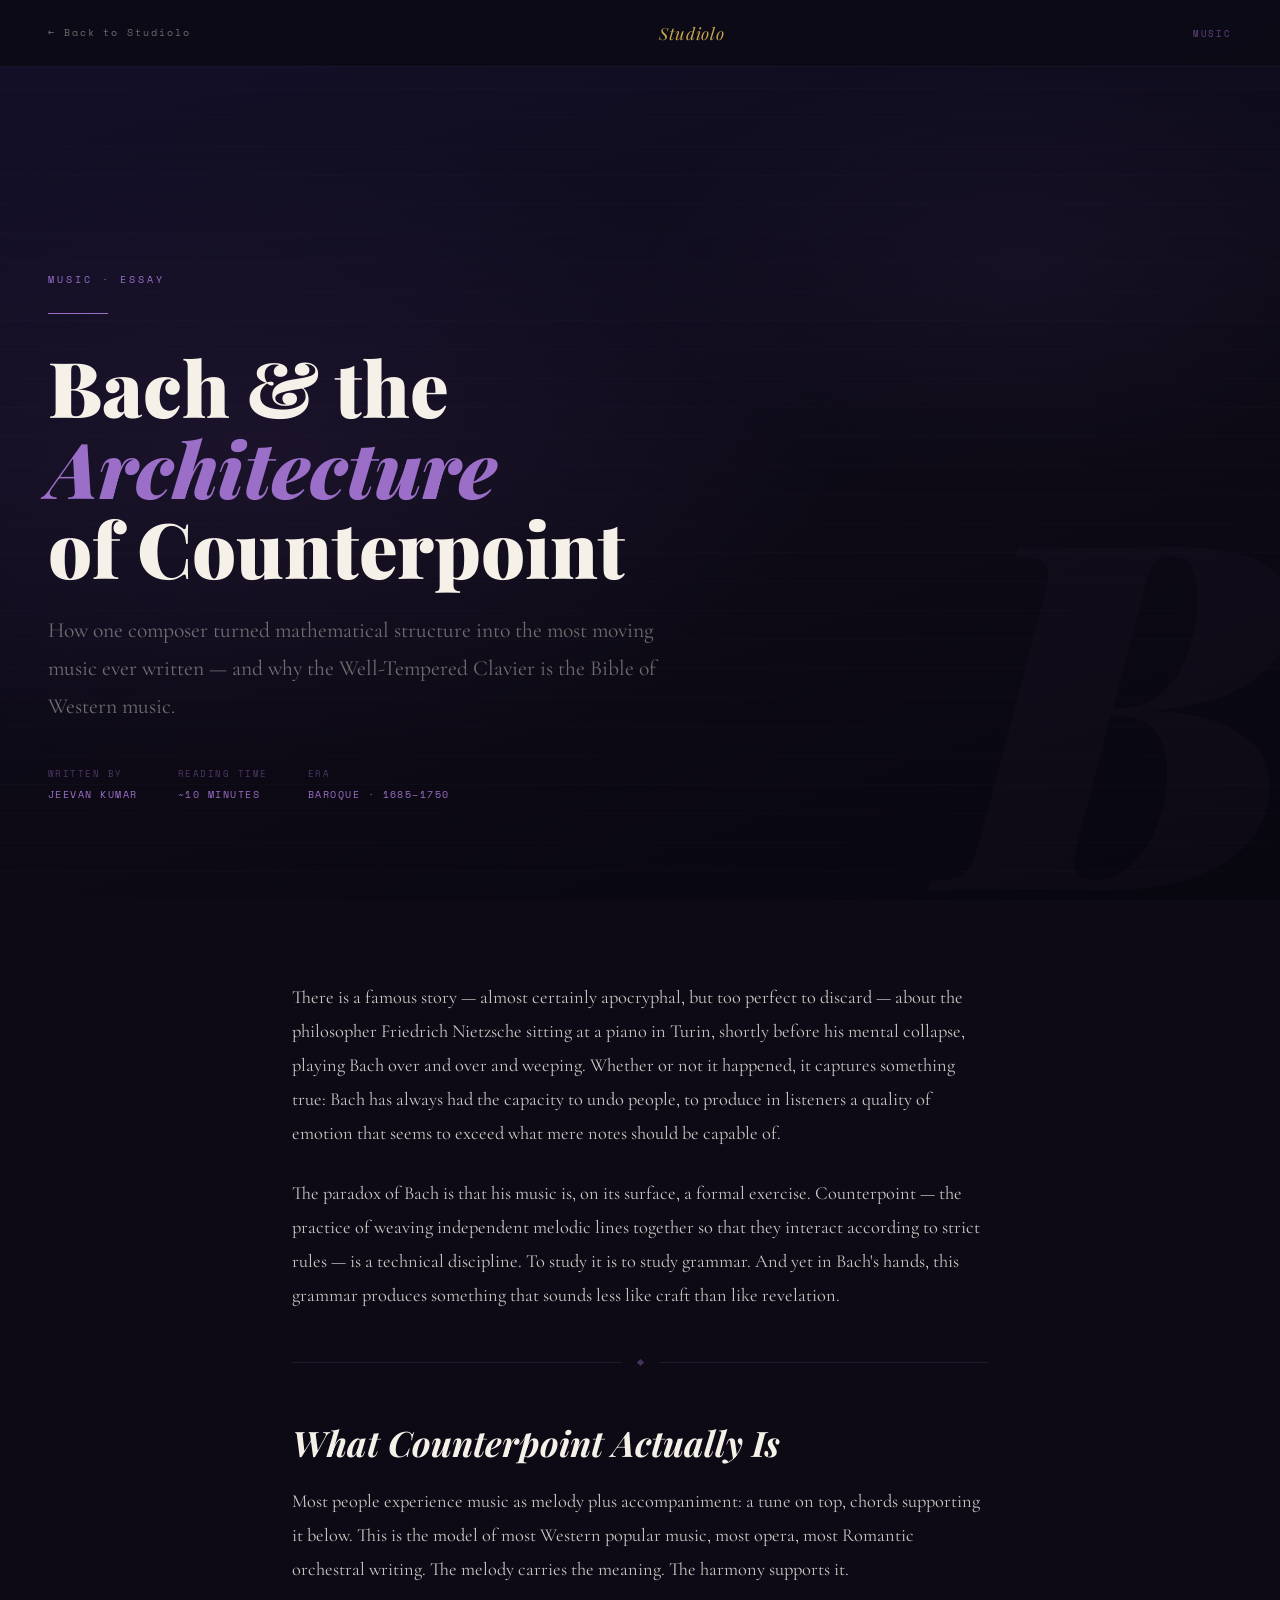
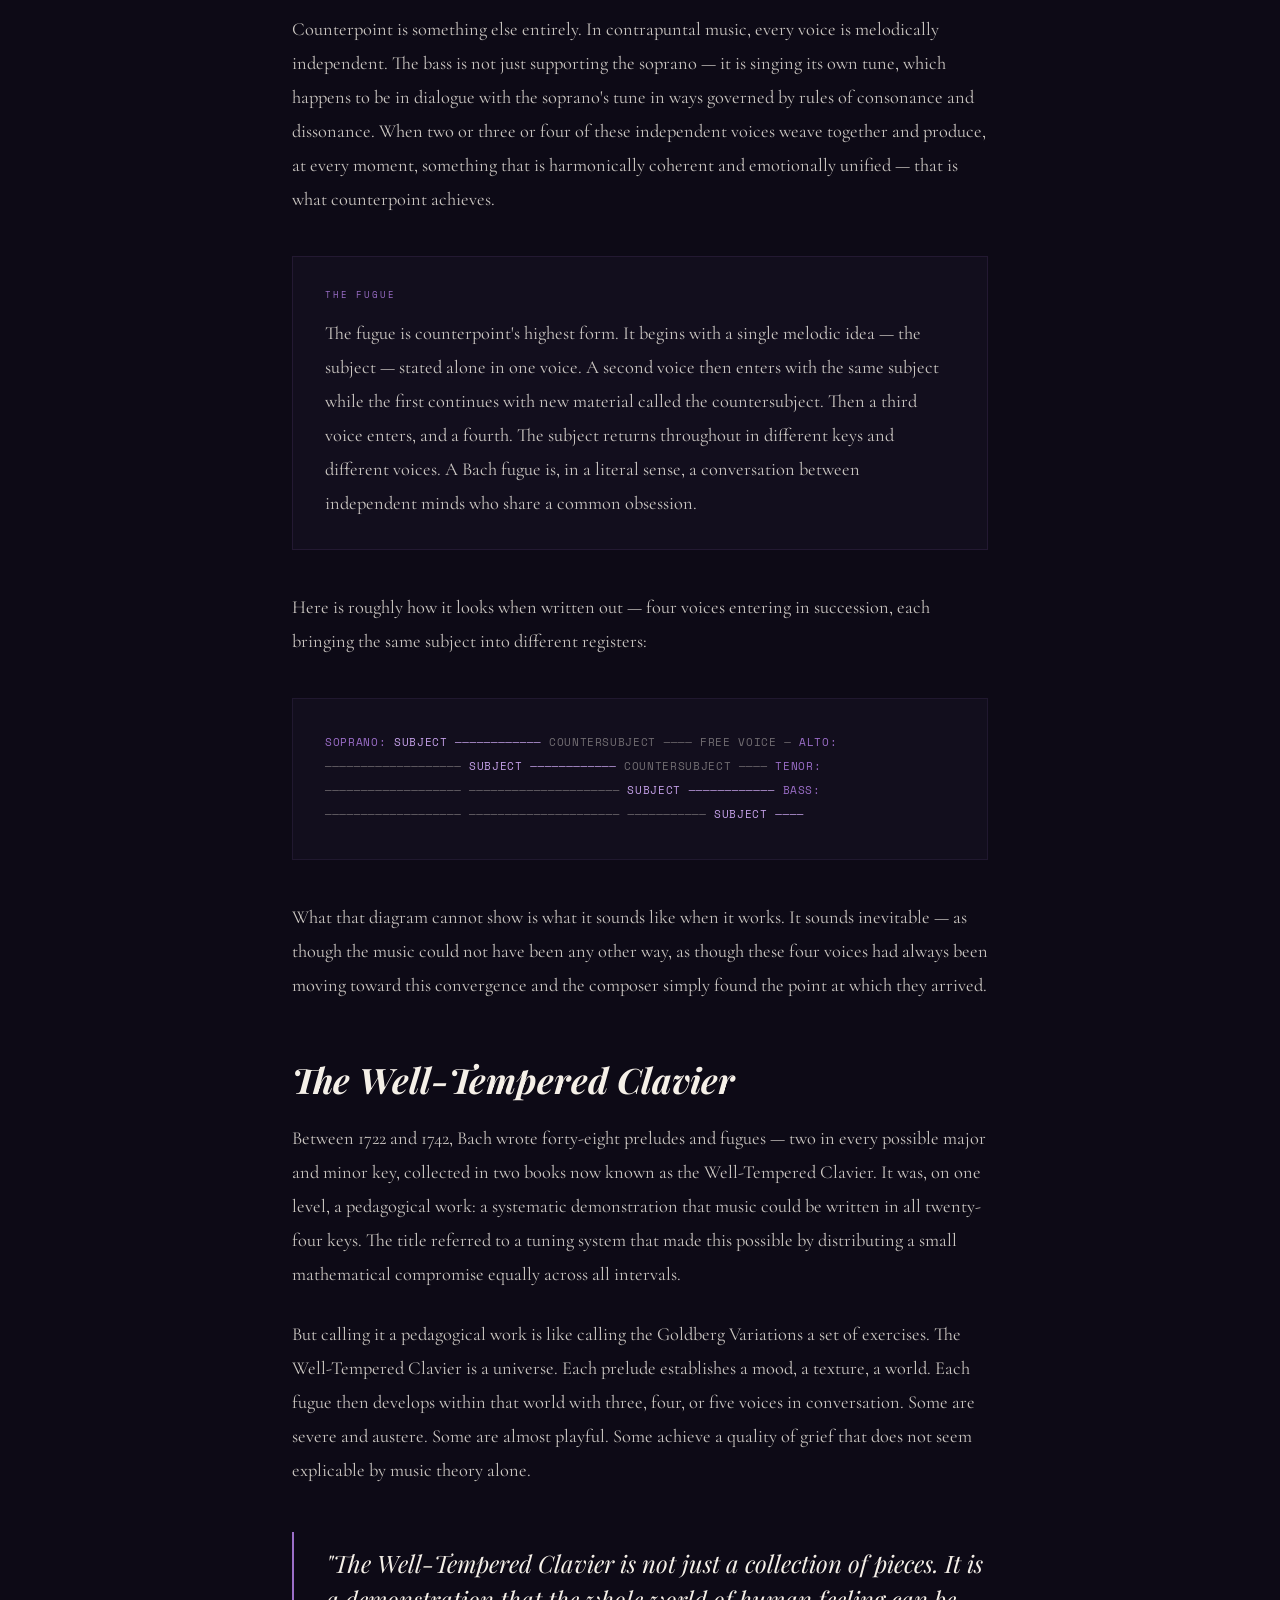
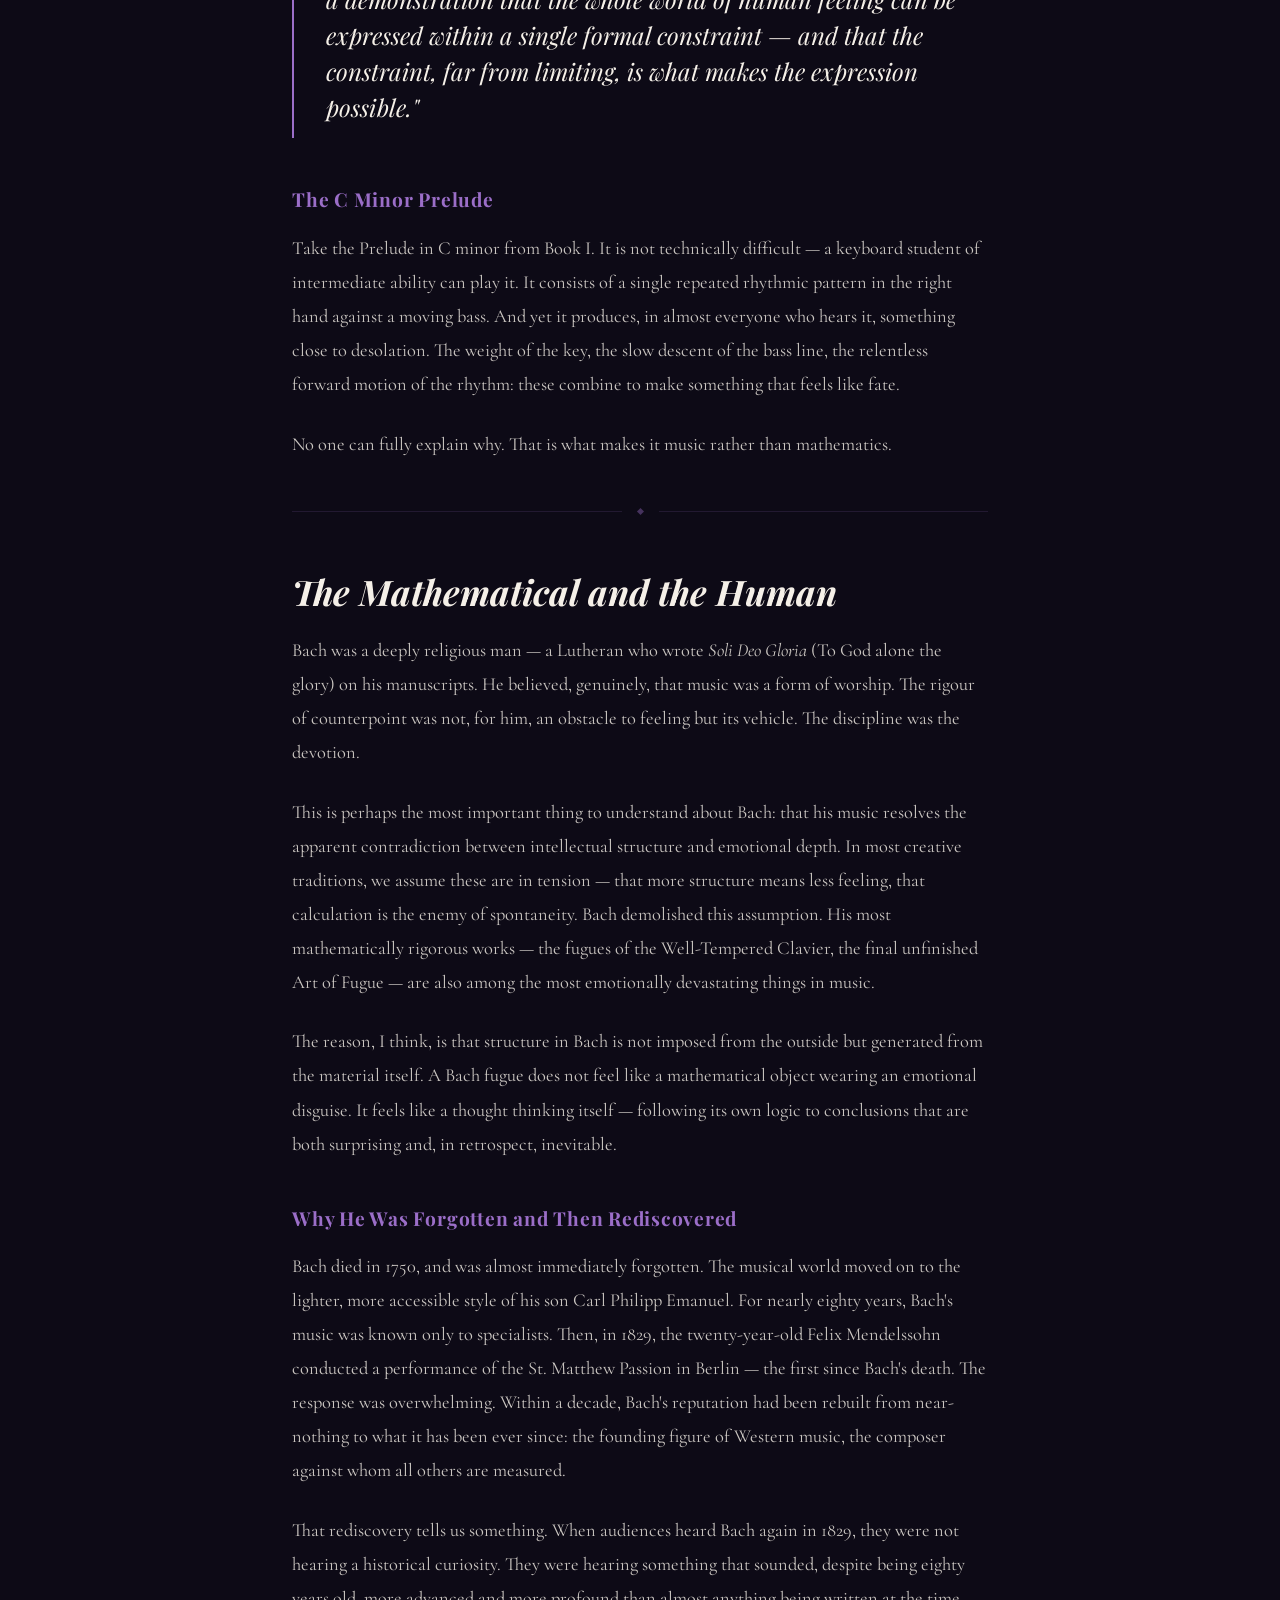
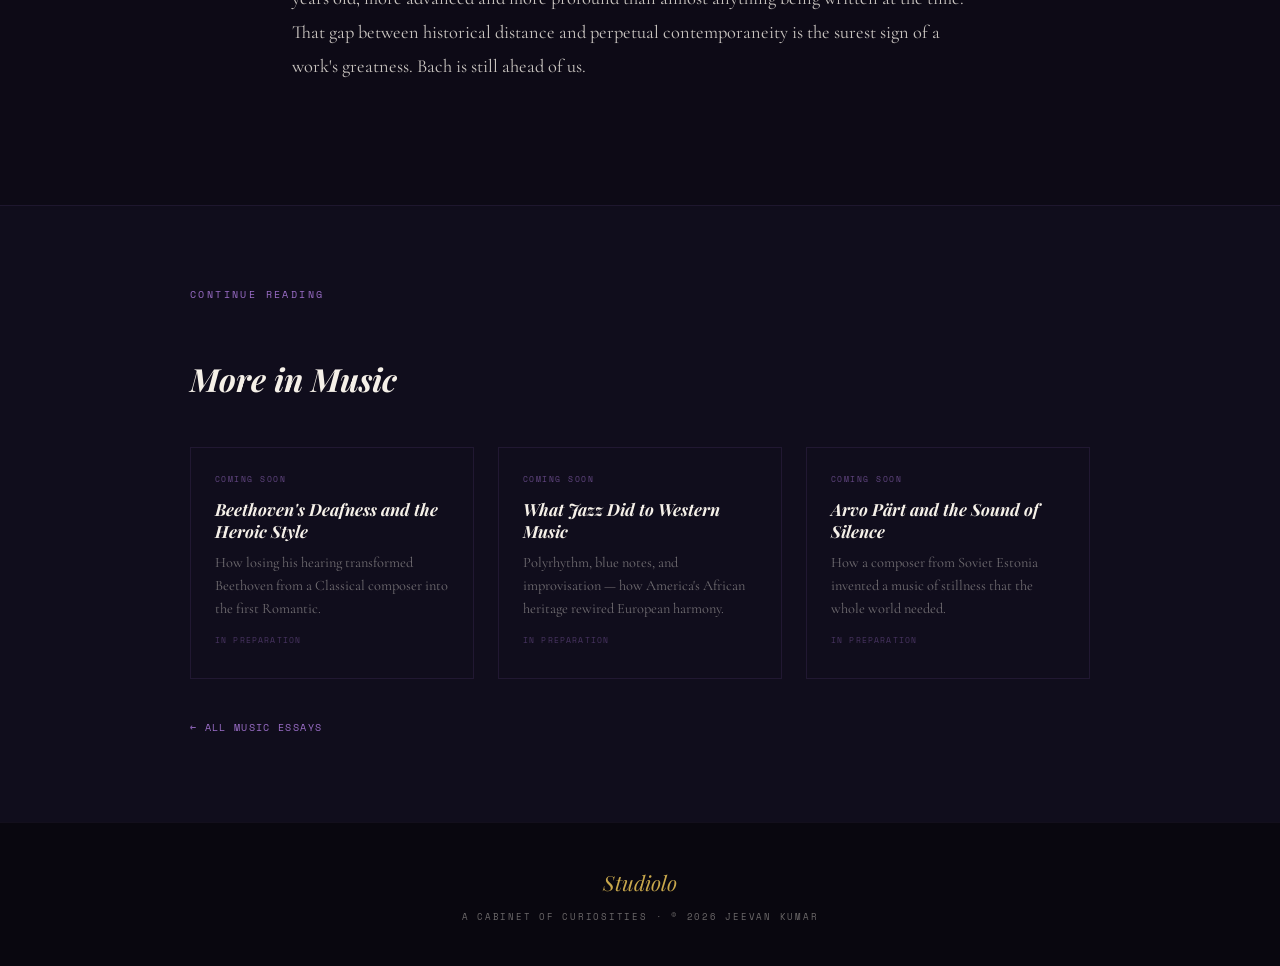
<file: bach.html>
<!DOCTYPE html>
<html lang="en">
<head>
<meta charset="UTF-8">
<meta name="viewport" content="width=device-width, initial-scale=1.0">
<title>Bach & the Architecture of Counterpoint — Studiolo</title>
<link href="https://fonts.googleapis.com/css2?family=Playfair+Display:ital,wght@0,400;0,700;0,900;1,400;1,700&family=Cormorant+Garamond:ital,wght@0,300;0,400;0,600;1,300;1,400&family=Space+Mono:wght@400;700&display=swap" rel="stylesheet">
<style>
:root {
  --accent:  #9b6ec8;
  --accent2: #c4a0e8;
  --bg:      #0d0a16;
  --bg2:     #100d1c;
  --cream:   #f5f0e8;
  --text:    rgba(245,240,232,0.82);
  --muted:   rgba(245,240,232,0.42);
}

* { margin:0; padding:0; box-sizing:border-box; }

body {
  background: var(--bg);
  color: var(--cream);
  font-family: 'Cormorant Garamond', serif;
  overflow-x: hidden;
  font-size: 1.15rem;
  line-height: 1.85;
}

/* ── PROGRESS BAR ── */
#progress-bar {
  position: fixed; top: 0; left: 0; z-index: 300;
  height: 2px; width: 0%;
  background: linear-gradient(90deg,
    rgba(122,79,158,0.1),
    var(--accent),
    var(--accent2),
    var(--accent),
    rgba(122,79,158,0.1));
  transition: width 0.08s linear;
  pointer-events: none;
}

/* ── TOP NAV ── */
.top-nav {
  position: fixed; top: 0; left: 0; right: 0; z-index: 200;
  display: flex; align-items: center; justify-content: space-between;
  padding: 1.1rem 3rem;
  background: rgba(13,10,22,0.9);
  backdrop-filter: blur(12px);
  border-bottom: 1px solid rgba(155,110,200,0.1);
}
.nav-back {
  font-family: 'Space Mono', monospace;
  font-size: 0.6rem; letter-spacing: 0.2em;
  color: var(--muted); text-decoration: none;
  transition: color 0.2s;
}
.nav-back:hover { color: var(--accent); }
.nav-brand {
  font-family: 'Playfair Display', serif;
  font-size: 1.05rem; font-style: italic;
  color: #c9a84c; text-decoration: none;
  letter-spacing: 0.04em;
}
.nav-genre {
  font-family: 'Space Mono', monospace;
  font-size: 0.58rem; letter-spacing: 0.2em;
  color: var(--accent); opacity: 0.6;
  text-transform: uppercase;
}

/* ── HERO ── */
.hero {
  min-height: 100vh;
  display: flex; flex-direction: column;
  justify-content: flex-end;
  padding: 10rem 3rem 6rem;
  position: relative;
  background:
    radial-gradient(ellipse 70% 55% at 20% 50%, rgba(122,79,158,0.1) 0%, transparent 65%),
    radial-gradient(ellipse 50% 40% at 80% 30%, rgba(155,110,200,0.05) 0%, transparent 60%),
    linear-gradient(160deg, #14102a 0%, #0d0a16 60%, #08060f 100%);
  overflow: hidden;
}

.hero::before {
  content: '';
  position: absolute; inset: 0;
  /* subtle staff lines */
  background:
    repeating-linear-gradient(0deg, transparent, transparent 28px, rgba(155,110,200,0.025) 28px, rgba(155,110,200,0.025) 29px);
  pointer-events: none;
}

.hero-bg-num {
  position: absolute; bottom: -2rem; right: -1rem;
  font-family: 'Playfair Display', serif;
  font-size: clamp(18rem, 38vw, 36rem);
  font-weight: 900; font-style: italic;
  color: rgba(122,79,158,0.04);
  line-height: 1; pointer-events: none; user-select: none;
}

.hero-inner { position: relative; z-index: 1; max-width: 820px; }

.hero-genre {
  font-family: 'Space Mono', monospace;
  font-size: 0.62rem; letter-spacing: 0.3em;
  color: var(--accent); text-transform: uppercase;
  margin-bottom: 1.5rem;
  opacity: 0; animation: fadeUp 0.8s ease 0.2s forwards;
}

.hero h1 {
  font-family: 'Playfair Display', serif;
  font-size: clamp(2.8rem, 6vw, 5.5rem);
  font-weight: 900; line-height: 1.05;
  color: var(--cream);
  margin-bottom: 1.5rem;
  opacity: 0; animation: fadeUp 0.8s ease 0.4s forwards;
}
.hero h1 em { font-style: italic; color: var(--accent); }

.hero-sub {
  font-size: clamp(1.1rem, 1.8vw, 1.35rem);
  color: var(--muted); line-height: 1.75;
  max-width: 640px; margin-bottom: 2.5rem;
  opacity: 0; animation: fadeUp 0.8s ease 0.6s forwards;
}

.hero-meta {
  display: flex; gap: 2.5rem; flex-wrap: wrap;
  opacity: 0; animation: fadeUp 0.8s ease 0.8s forwards;
}
.meta-item {
  font-family: 'Space Mono', monospace;
  font-size: 0.58rem; letter-spacing: 0.16em;
  color: rgba(155,110,200,0.45); text-transform: uppercase;
}
.meta-item span {
  display: block; color: var(--accent);
  font-size: 0.62rem; margin-top: 0.2rem;
}

.hero-rule {
  width: 60px; height: 1px;
  background: var(--accent); opacity: 0.4;
  margin-bottom: 2rem;
  opacity: 0; animation: fadeUp 0.8s ease 0.35s forwards;
}

/* ── BODY ── */
.article-body {
  max-width: 760px;
  margin: 0 auto;
  padding: 5rem 2rem 6rem;
}

p { margin-bottom: 1.6rem; color: var(--text); }

h2 {
  font-family: 'Playfair Display', serif;
  font-size: clamp(1.6rem, 3vw, 2.2rem);
  font-weight: 700; font-style: italic;
  color: var(--cream);
  margin: 3.5rem 0 1.2rem; line-height: 1.25;
}

h3 {
  font-family: 'Playfair Display', serif;
  font-size: 1.2rem; color: var(--accent);
  margin: 2.5rem 0 0.8rem; letter-spacing: 0.04em;
}

.pull {
  border-left: 2px solid var(--accent);
  padding: 0.8rem 0 0.8rem 2rem;
  margin: 2.8rem 0;
  font-family: 'Playfair Display', serif;
  font-size: clamp(1.2rem, 2vw, 1.5rem);
  font-style: italic; color: var(--cream); line-height: 1.5;
}
.pull cite {
  display: block; margin-top: 0.6rem;
  font-family: 'Space Mono', monospace;
  font-size: 0.6rem; font-style: normal;
  letter-spacing: 0.12em; color: var(--muted);
}

.rule {
  display: flex; align-items: center; gap: 1rem;
  margin: 3rem 0; color: var(--accent);
}
.rule-line { flex:1; height:1px; background:currentColor; opacity:0.15; }
.rule-gem  { width:5px; height:5px; transform:rotate(45deg); background:currentColor; opacity:0.4; flex-shrink:0; }

.callout {
  background: rgba(155,110,200,0.04);
  border: 1px solid rgba(155,110,200,0.12);
  padding: 1.8rem 2rem; margin: 2.5rem 0;
}
.callout-label {
  font-family: 'Space Mono', monospace;
  font-size: 0.58rem; letter-spacing: 0.2em;
  color: var(--accent); text-transform: uppercase; margin-bottom: 0.8rem;
}
.callout p { margin-bottom: 0; color: var(--text); }

/* fugue diagram */
.fugue-diagram {
  background: rgba(155,110,200,0.04);
  border: 1px solid rgba(155,110,200,0.1);
  padding: 2rem;
  margin: 2.5rem 0;
  font-family: 'Space Mono', monospace;
  font-size: 0.68rem;
  line-height: 2.2;
  letter-spacing: 0.06em;
  color: var(--muted);
  overflow-x: auto;
}
.fugue-diagram .voice { color: var(--accent); }
.fugue-diagram .entry { color: var(--accent2); }

/* ── MORE ── */
.more-section {
  background: var(--bg2);
  border-top: 1px solid rgba(155,110,200,0.1);
  padding: 5rem 2rem;
}
.more-inner { max-width: 900px; margin: 0 auto; }
.more-label {
  font-family: 'Space Mono', monospace;
  font-size: 0.6rem; letter-spacing: 0.25em;
  color: var(--accent); text-transform: uppercase; margin-bottom: 0.6rem;
}
.more-title {
  font-family: 'Playfair Display', serif;
  font-size: clamp(1.5rem, 3vw, 2rem);
  font-style: italic; color: var(--cream); margin-bottom: 3rem;
}
.more-grid {
  display: grid;
  grid-template-columns: repeat(auto-fill, minmax(240px, 1fr));
  gap: 1.5rem;
}
.more-card {
  border: 1px solid rgba(155,110,200,0.12);
  padding: 1.5rem; text-decoration: none;
  display: block; transition: border-color 0.25s, background 0.25s;
}
.more-card:hover {
  border-color: rgba(155,110,200,0.3);
  background: rgba(155,110,200,0.03);
}
.more-card-tag {
  font-family: 'Space Mono', monospace;
  font-size: 0.52rem; letter-spacing: 0.18em;
  color: var(--accent); opacity: 0.6;
  text-transform: uppercase; margin-bottom: 0.7rem;
}
.more-card h4 {
  font-family: 'Playfair Display', serif;
  font-size: 1.05rem; font-style: italic;
  color: var(--cream); margin-bottom: 0.5rem; line-height: 1.3;
}
.more-card p { font-size: 0.9rem; color: var(--muted); margin-bottom: 0; line-height: 1.6; }
.soon {
  display: inline-block; margin-top: 0.8rem;
  font-family: 'Space Mono', monospace;
  font-size: 0.52rem; letter-spacing: 0.14em;
  color: var(--accent); opacity: 0.4; text-transform: uppercase;
}
.arrow-link {
  display: inline-flex; align-items: center; gap: 0.5rem;
  font-family: 'Space Mono', monospace;
  font-size: 0.6rem; letter-spacing: 0.14em;
  color: var(--accent); text-transform: uppercase;
  text-decoration: none; margin-top: 1rem;
  transition: gap 0.2s;
}
.arrow-link:hover { gap: 0.9rem; }

/* ── FOOTER ── */
.article-footer {
  background: #09070f;
  border-top: 1px solid rgba(155,110,200,0.07);
  padding: 2.5rem; text-align: center;
}
.footer-brand {
  font-family: 'Playfair Display', serif;
  font-size: 1.3rem; font-style: italic;
  color: #c9a84c; text-decoration: none;
  display: inline-block; margin-bottom: 0.5rem;
}
.footer-sub {
  font-family: 'Space Mono', monospace;
  font-size: 0.55rem; letter-spacing: 0.2em;
  color: var(--muted); text-transform: uppercase;
}

@keyframes fadeUp {
  from { opacity:0; transform:translateY(18px); }
  to   { opacity:1; transform:translateY(0); }
}
@media (max-width:768px) {
  .top-nav { padding: 1rem 1.5rem; }
  .hero { padding: 8rem 1.5rem 4rem; }
  .article-body { padding: 3rem 1.5rem 4rem; }
  .more-section { padding: 3.5rem 1.5rem; }
}
</style>
</head>
<body>

<div id="progress-bar"></div>

<nav class="top-nav">
  <a href="../index.html" class="nav-back">← Back to Studiolo</a>
  <a href="../index.html" class="nav-brand">Studiolo</a>
  <div class="nav-genre">Music</div>
</nav>

<!-- HERO -->
<section class="hero">
  <div class="hero-bg-num">B</div>
  <div class="hero-inner">
    <div class="hero-genre">Music · Essay</div>
    <div class="hero-rule"></div>
    <h1>Bach & the <em>Architecture</em><br>of Counterpoint</h1>
    <p class="hero-sub">How one composer turned mathematical structure into the most moving music ever written — and why the Well-Tempered Clavier is the Bible of Western music.</p>
    <div class="hero-meta">
      <div class="meta-item">Written by <span>Jeevan Kumar</span></div>
      <div class="meta-item">Reading time <span>~10 minutes</span></div>
      <div class="meta-item">Era <span>Baroque · 1685–1750</span></div>
    </div>
  </div>
</section>

<!-- ARTICLE BODY -->
<article class="article-body">

  <p>There is a famous story — almost certainly apocryphal, but too perfect to discard — about the philosopher Friedrich Nietzsche sitting at a piano in Turin, shortly before his mental collapse, playing Bach over and over and weeping. Whether or not it happened, it captures something true: Bach has always had the capacity to undo people, to produce in listeners a quality of emotion that seems to exceed what mere notes should be capable of.</p>

  <p>The paradox of Bach is that his music is, on its surface, a formal exercise. Counterpoint — the practice of weaving independent melodic lines together so that they interact according to strict rules — is a technical discipline. To study it is to study grammar. And yet in Bach's hands, this grammar produces something that sounds less like craft than like revelation.</p>

  <div class="rule"><div class="rule-line"></div><div class="rule-gem"></div><div class="rule-line"></div></div>

  <h2>What Counterpoint Actually Is</h2>

  <p>Most people experience music as melody plus accompaniment: a tune on top, chords supporting it below. This is the model of most Western popular music, most opera, most Romantic orchestral writing. The melody carries the meaning. The harmony supports it.</p>

  <p>Counterpoint is something else entirely. In contrapuntal music, every voice is melodically independent. The bass is not just supporting the soprano — it is singing its own tune, which happens to be in dialogue with the soprano's tune in ways governed by rules of consonance and dissonance. When two or three or four of these independent voices weave together and produce, at every moment, something that is harmonically coherent and emotionally unified — that is what counterpoint achieves.</p>

  <div class="callout">
    <div class="callout-label">The Fugue</div>
    <p>The fugue is counterpoint's highest form. It begins with a single melodic idea — the subject — stated alone in one voice. A second voice then enters with the same subject while the first continues with new material called the countersubject. Then a third voice enters, and a fourth. The subject returns throughout in different keys and different voices. A Bach fugue is, in a literal sense, a conversation between independent minds who share a common obsession.</p>
  </div>

  <p>Here is roughly how it looks when written out — four voices entering in succession, each bringing the same subject into different registers:</p>

  <div class="fugue-diagram">
<span class="voice">SOPRANO:   </span>  <span class="entry">SUBJECT ────────────</span>  COUNTERSUBJECT ──── FREE VOICE ─
<span class="voice">ALTO:      </span>  ─────────────────── <span class="entry">SUBJECT ────────────</span>  COUNTERSUBJECT ────
<span class="voice">TENOR:     </span>  ─────────────────── ───────────────────── <span class="entry">SUBJECT ────────────</span>
<span class="voice">BASS:      </span>  ─────────────────── ───────────────────── ─────────── <span class="entry">SUBJECT ────</span>
  </div>

  <p>What that diagram cannot show is what it sounds like when it works. It sounds inevitable — as though the music could not have been any other way, as though these four voices had always been moving toward this convergence and the composer simply found the point at which they arrived.</p>

  <h2>The Well-Tempered Clavier</h2>

  <p>Between 1722 and 1742, Bach wrote forty-eight preludes and fugues — two in every possible major and minor key, collected in two books now known as the Well-Tempered Clavier. It was, on one level, a pedagogical work: a systematic demonstration that music could be written in all twenty-four keys. The title referred to a tuning system that made this possible by distributing a small mathematical compromise equally across all intervals.</p>

  <p>But calling it a pedagogical work is like calling the Goldberg Variations a set of exercises. The Well-Tempered Clavier is a universe. Each prelude establishes a mood, a texture, a world. Each fugue then develops within that world with three, four, or five voices in conversation. Some are severe and austere. Some are almost playful. Some achieve a quality of grief that does not seem explicable by music theory alone.</p>

  <div class="pull">
    "The Well-Tempered Clavier is not just a collection of pieces. It is a demonstration that the whole world of human feeling can be expressed within a single formal constraint — and that the constraint, far from limiting, is what makes the expression possible."
  </div>

  <h3>The C Minor Prelude</h3>

  <p>Take the Prelude in C minor from Book I. It is not technically difficult — a keyboard student of intermediate ability can play it. It consists of a single repeated rhythmic pattern in the right hand against a moving bass. And yet it produces, in almost everyone who hears it, something close to desolation. The weight of the key, the slow descent of the bass line, the relentless forward motion of the rhythm: these combine to make something that feels like fate.</p>

  <p>No one can fully explain why. That is what makes it music rather than mathematics.</p>

  <div class="rule"><div class="rule-line"></div><div class="rule-gem"></div><div class="rule-line"></div></div>

  <h2>The Mathematical and the Human</h2>

  <p>Bach was a deeply religious man — a Lutheran who wrote <em>Soli Deo Gloria</em> (To God alone the glory) on his manuscripts. He believed, genuinely, that music was a form of worship. The rigour of counterpoint was not, for him, an obstacle to feeling but its vehicle. The discipline was the devotion.</p>

  <p>This is perhaps the most important thing to understand about Bach: that his music resolves the apparent contradiction between intellectual structure and emotional depth. In most creative traditions, we assume these are in tension — that more structure means less feeling, that calculation is the enemy of spontaneity. Bach demolished this assumption. His most mathematically rigorous works — the fugues of the Well-Tempered Clavier, the final unfinished Art of Fugue — are also among the most emotionally devastating things in music.</p>

  <p>The reason, I think, is that structure in Bach is not imposed from the outside but generated from the material itself. A Bach fugue does not feel like a mathematical object wearing an emotional disguise. It feels like a thought thinking itself — following its own logic to conclusions that are both surprising and, in retrospect, inevitable.</p>

  <h3>Why He Was Forgotten and Then Rediscovered</h3>

  <p>Bach died in 1750, and was almost immediately forgotten. The musical world moved on to the lighter, more accessible style of his son Carl Philipp Emanuel. For nearly eighty years, Bach's music was known only to specialists. Then, in 1829, the twenty-year-old Felix Mendelssohn conducted a performance of the St. Matthew Passion in Berlin — the first since Bach's death. The response was overwhelming. Within a decade, Bach's reputation had been rebuilt from near-nothing to what it has been ever since: the founding figure of Western music, the composer against whom all others are measured.</p>

  <p>That rediscovery tells us something. When audiences heard Bach again in 1829, they were not hearing a historical curiosity. They were hearing something that sounded, despite being eighty years old, more advanced and more profound than almost anything being written at the time. That gap between historical distance and perpetual contemporaneity is the surest sign of a work's greatness. Bach is still ahead of us.</p>

</article>

<!-- MORE IN THIS GENRE -->
<section class="more-section">
  <div class="more-inner">
    <div class="more-label">Continue Reading</div>
    <h2 class="more-title">More in Music</h2>
    <div class="more-grid">

      <div class="more-card">
        <div class="more-card-tag">Coming Soon</div>
        <h4>Beethoven's Deafness and the Heroic Style</h4>
        <p>How losing his hearing transformed Beethoven from a Classical composer into the first Romantic.</p>
        <span class="soon">In preparation</span>
      </div>

      <div class="more-card">
        <div class="more-card-tag">Coming Soon</div>
        <h4>What Jazz Did to Western Music</h4>
        <p>Polyrhythm, blue notes, and improvisation — how America's African heritage rewired European harmony.</p>
        <span class="soon">In preparation</span>
      </div>

      <div class="more-card">
        <div class="more-card-tag">Coming Soon</div>
        <h4>Arvo Pärt and the Sound of Silence</h4>
        <p>How a composer from Soviet Estonia invented a music of stillness that the whole world needed.</p>
        <span class="soon">In preparation</span>
      </div>

    </div>

    <a href="../index.html#music" class="arrow-link" style="margin-top:2.5rem; display:inline-flex;">
      ← All Music essays
    </a>
  </div>
</section>

<footer class="article-footer">
  <a href="../index.html" class="footer-brand">Studiolo</a>
  <div class="footer-sub">A Cabinet of Curiosities · © 2026 Jeevan Kumar</div>
</footer>

<script>
  const bar = document.getElementById('progress-bar');
  window.addEventListener('scroll', () => {
    bar.style.width = (window.scrollY / (document.body.scrollHeight - window.innerHeight) * 100) + '%';
  }, { passive: true });
</script>
</body>
</html>
</file>
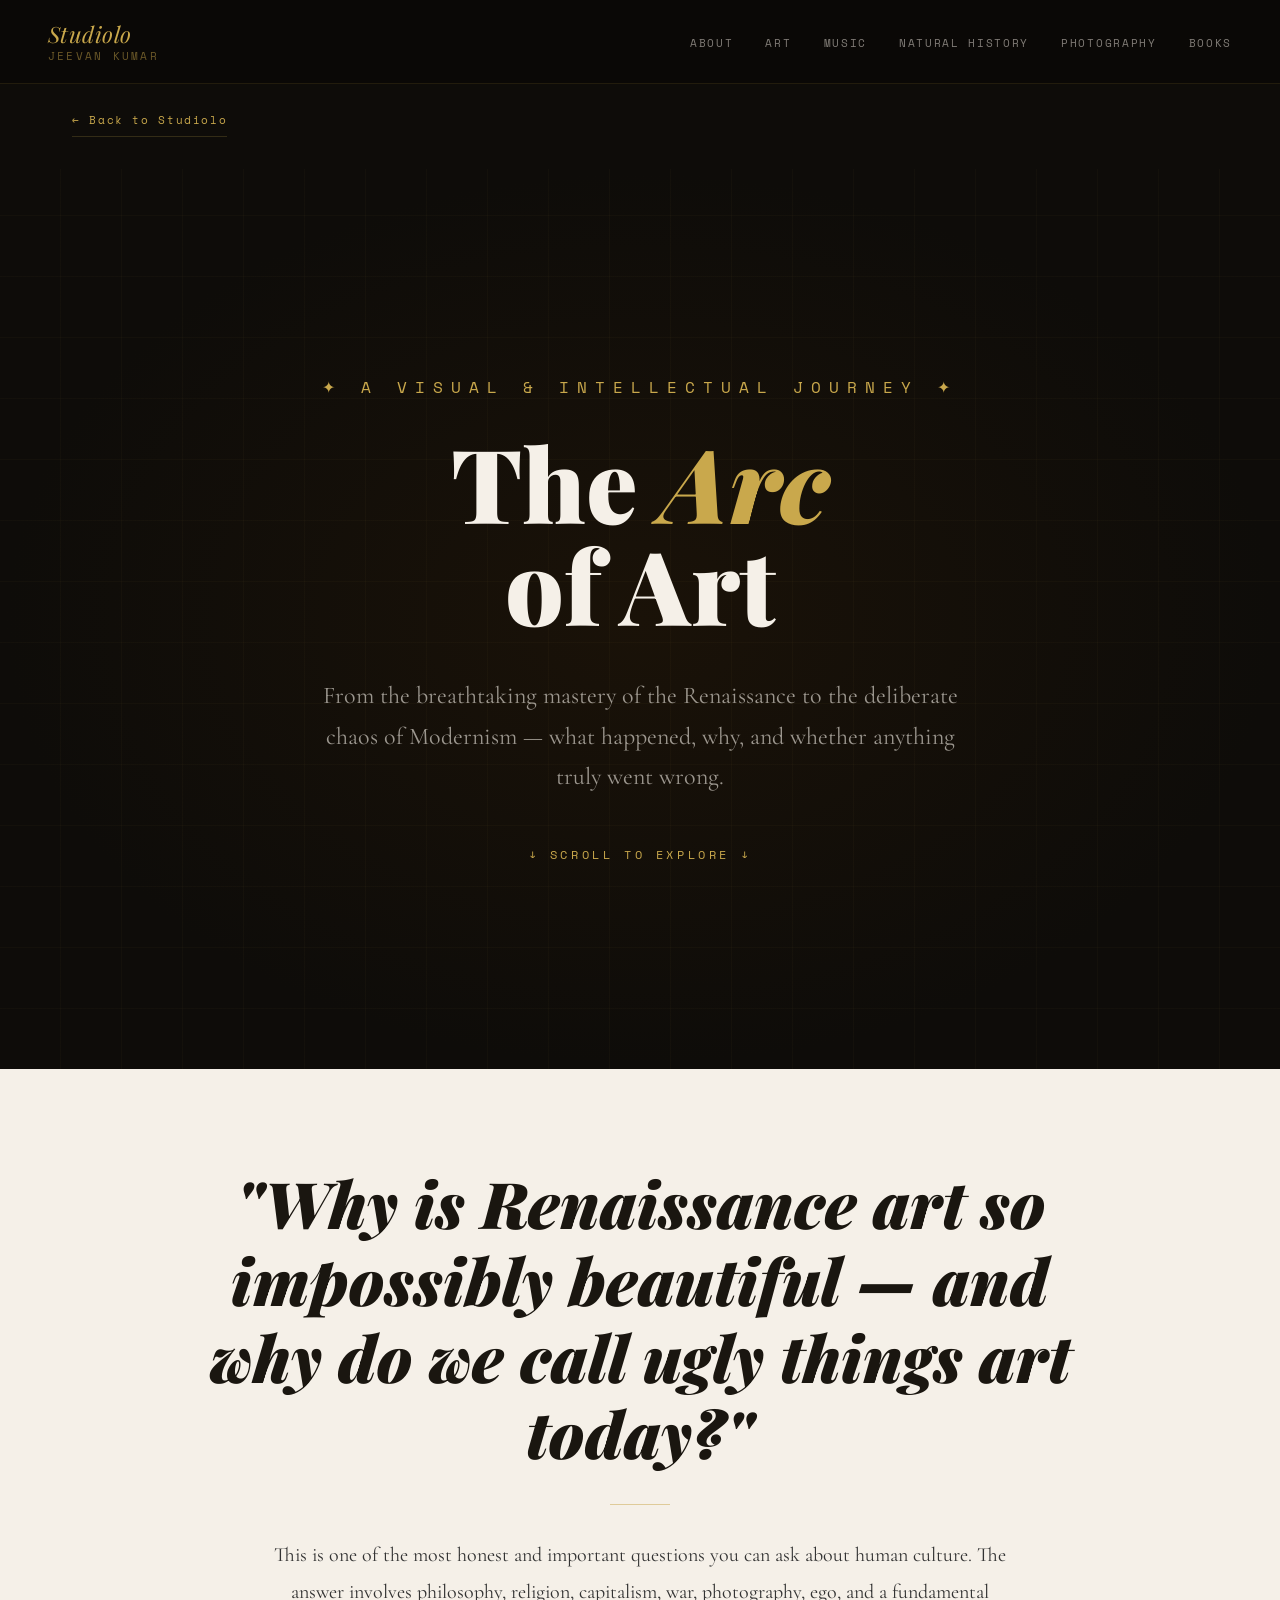
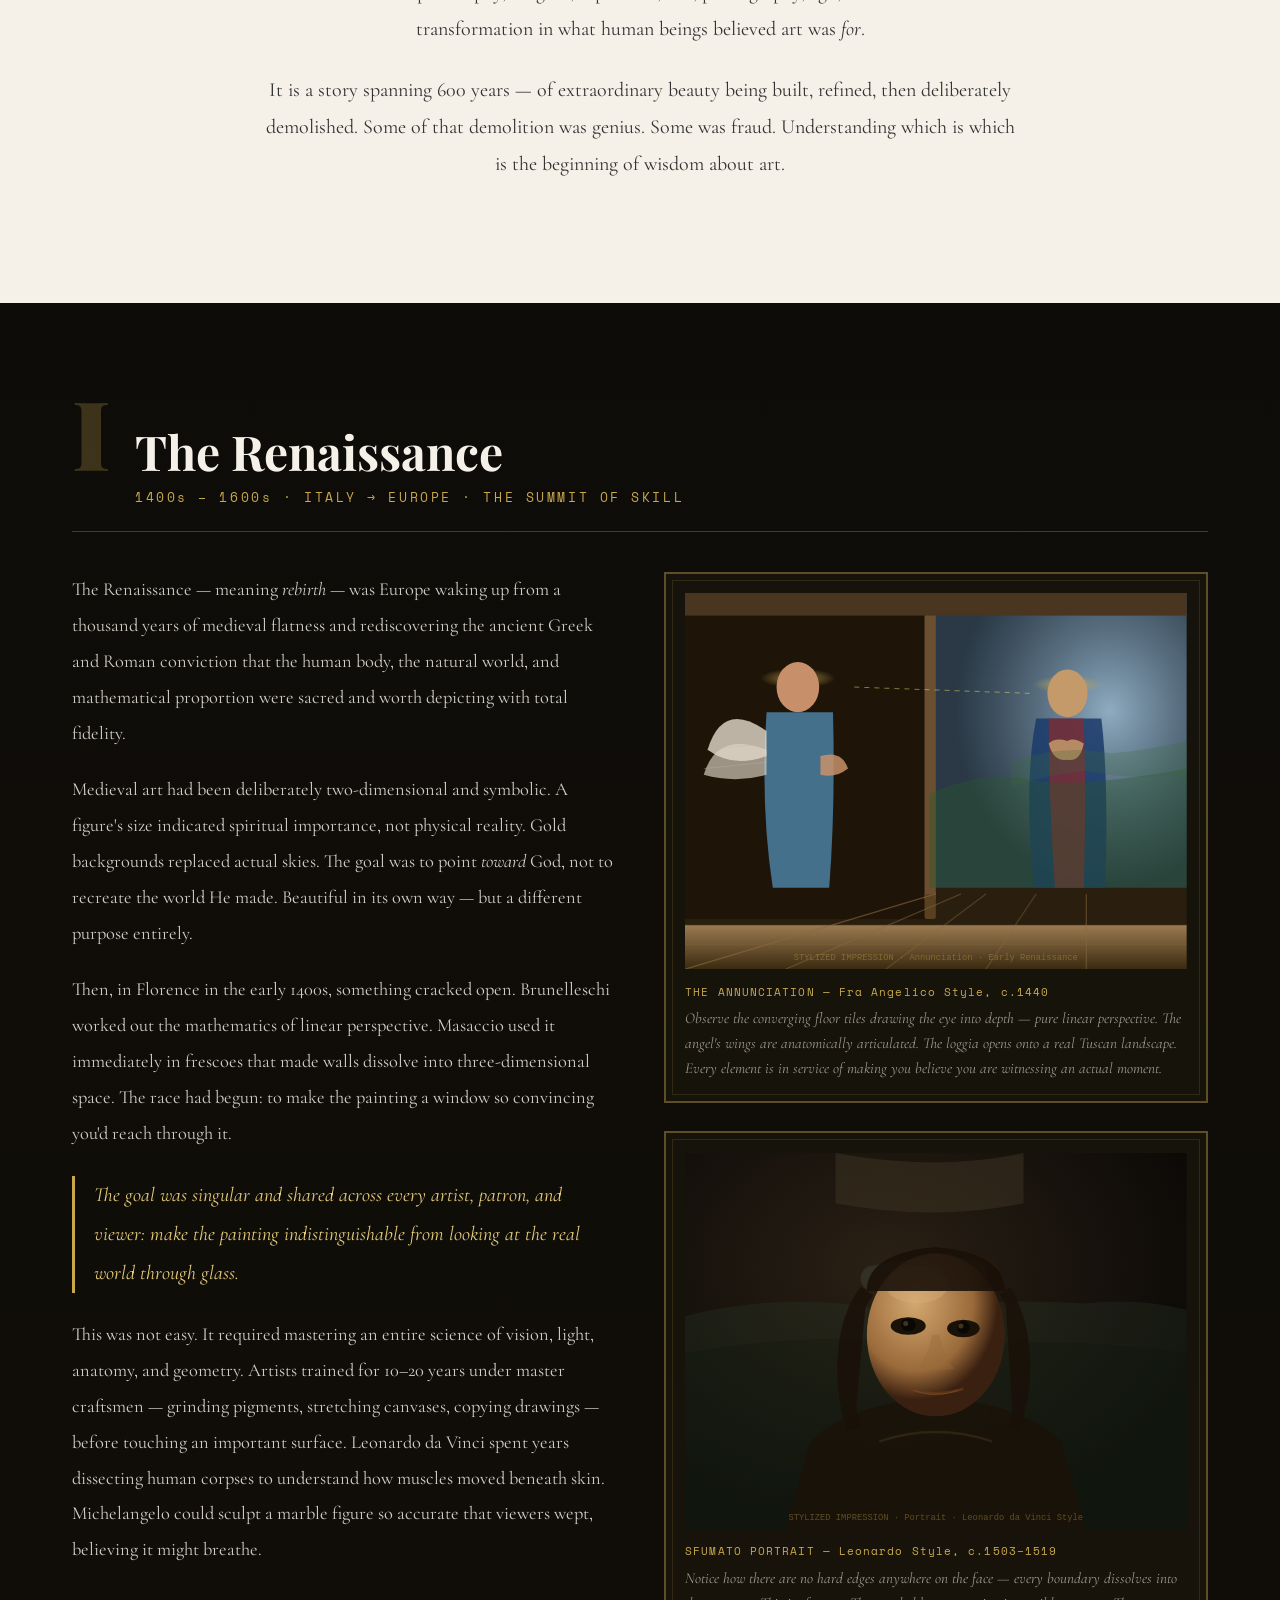
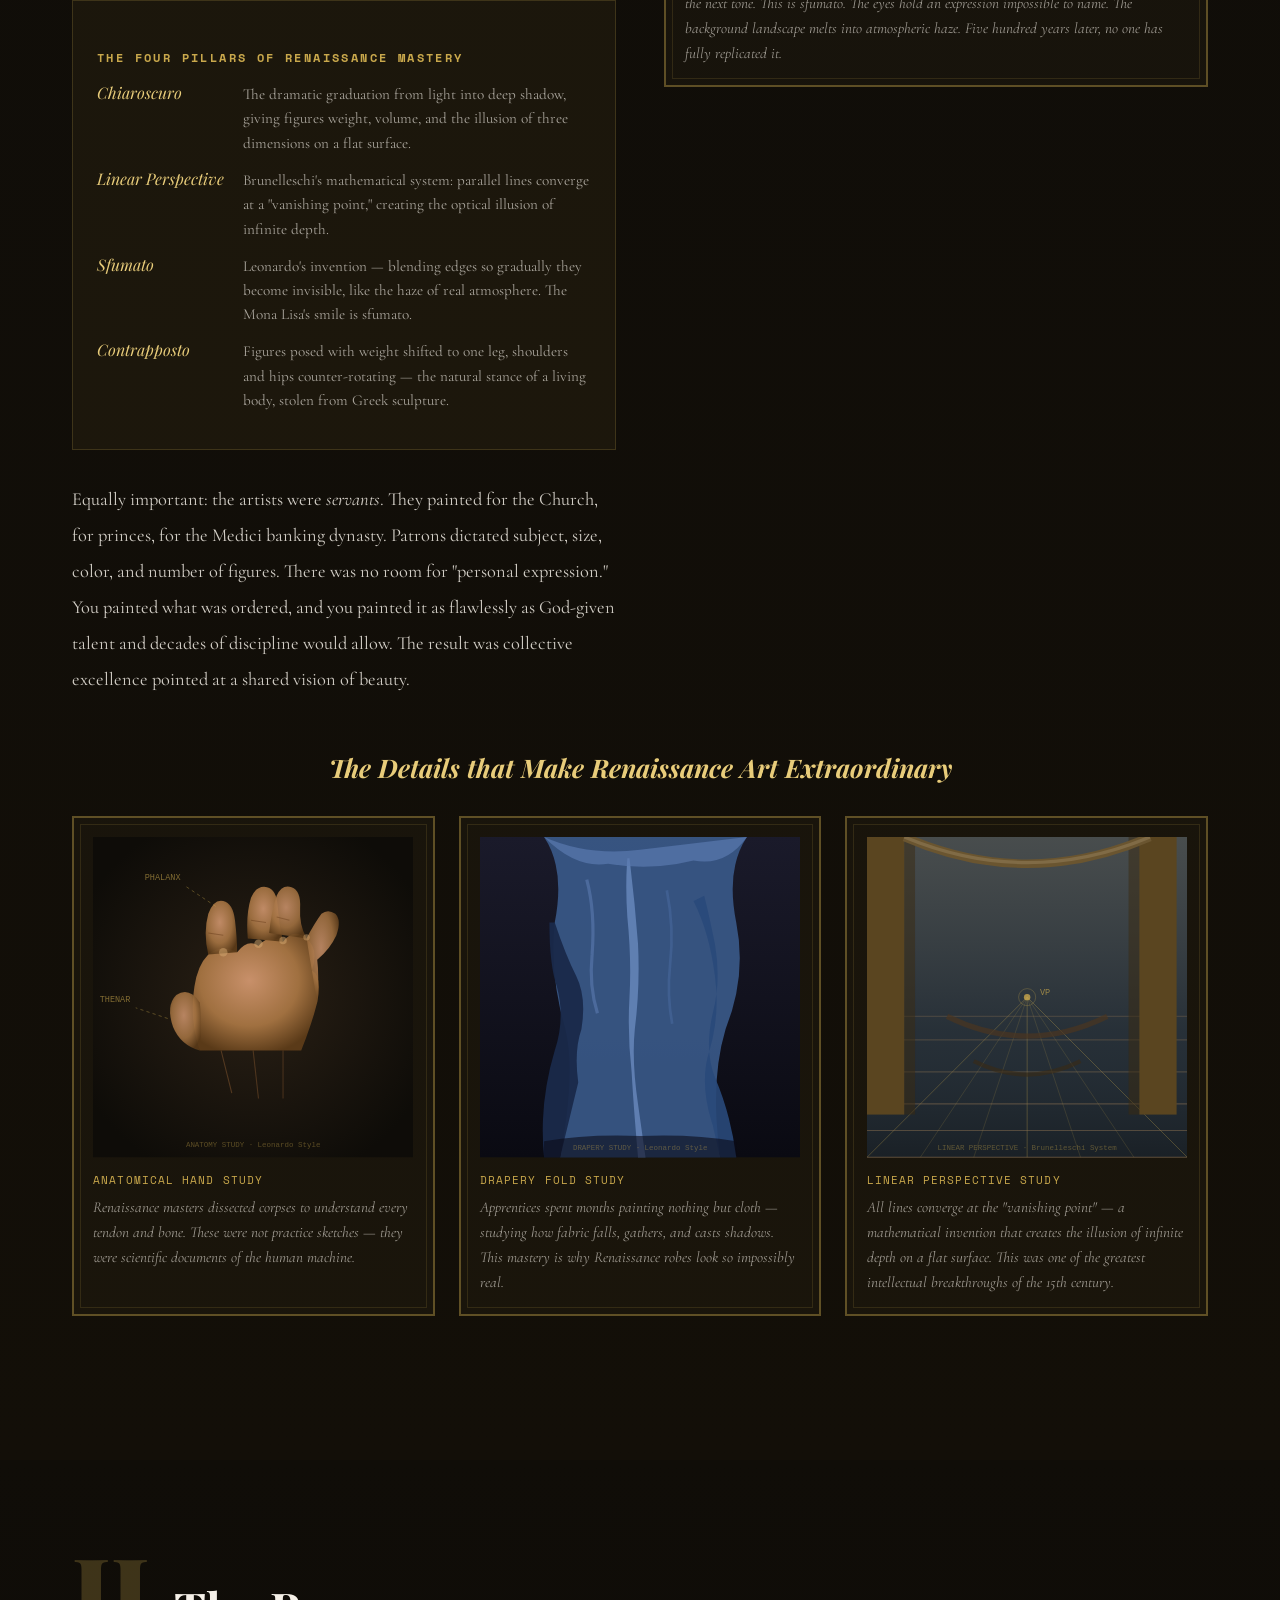
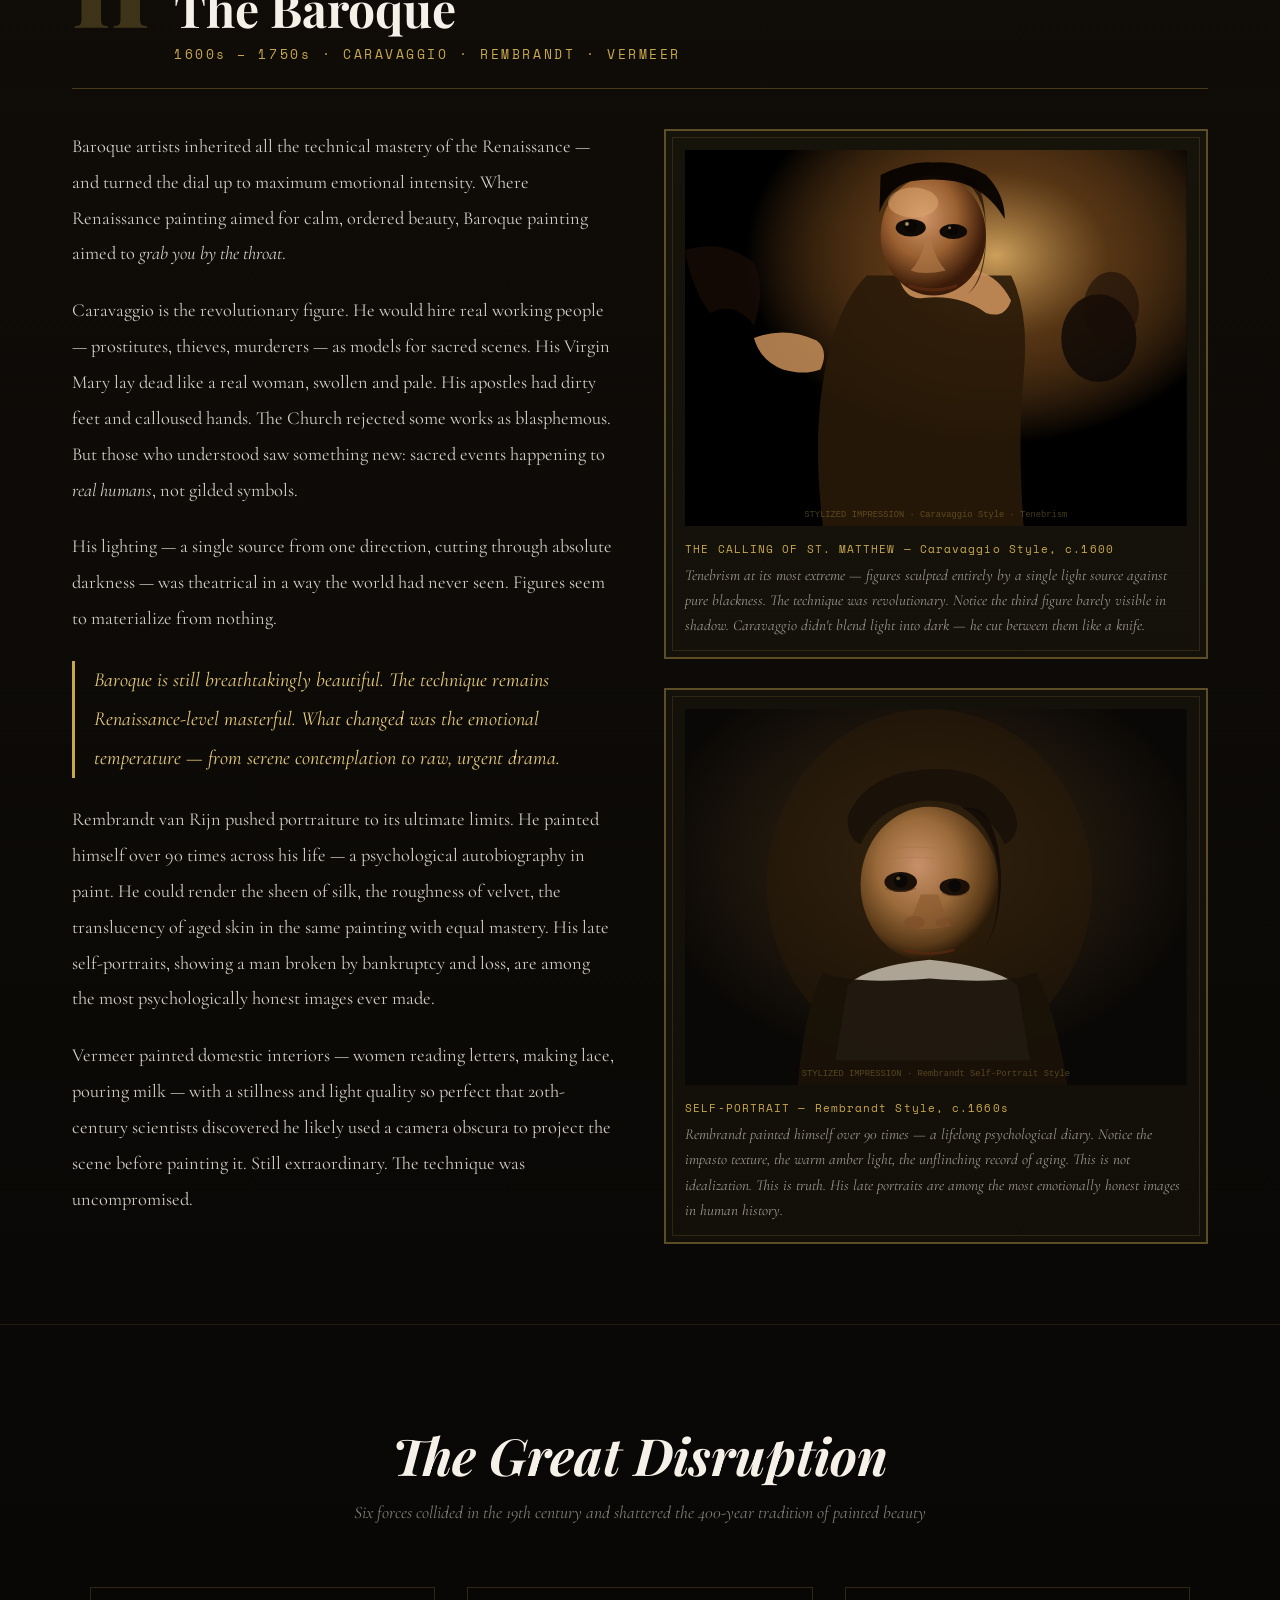
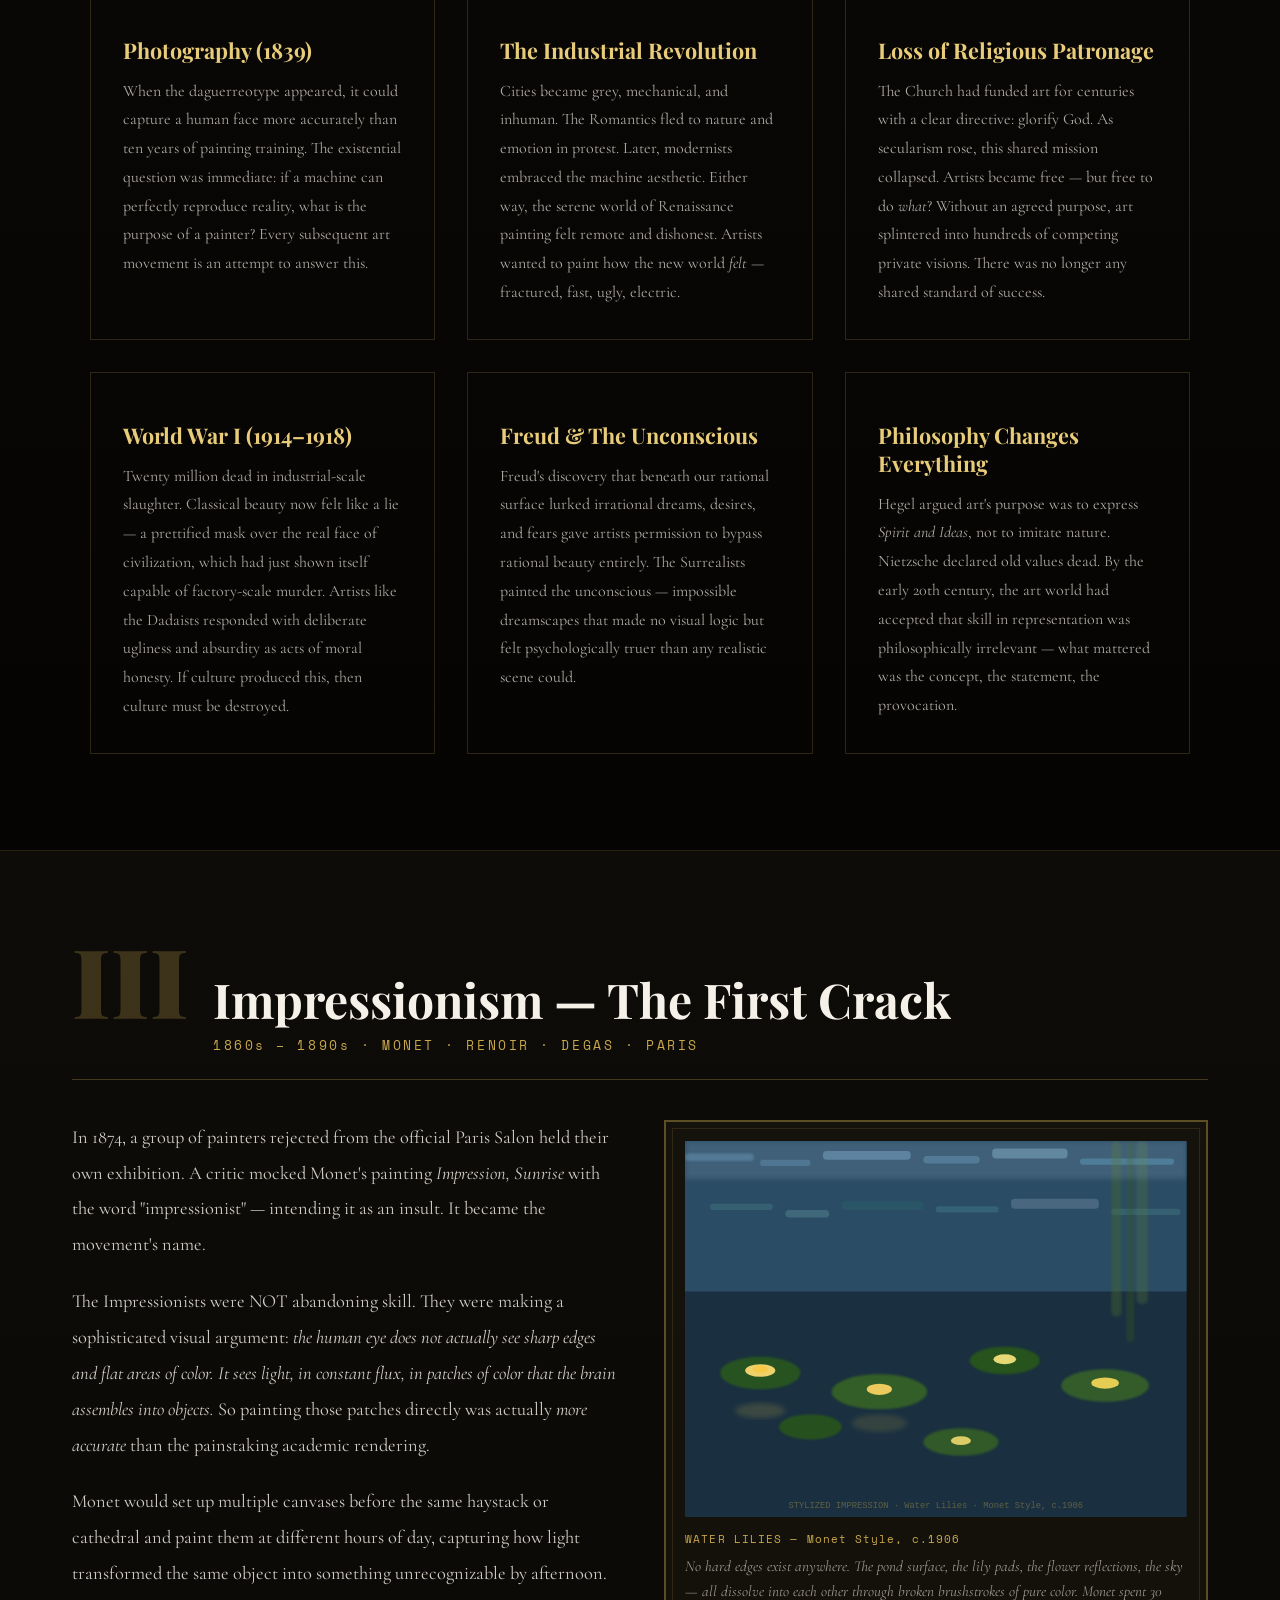
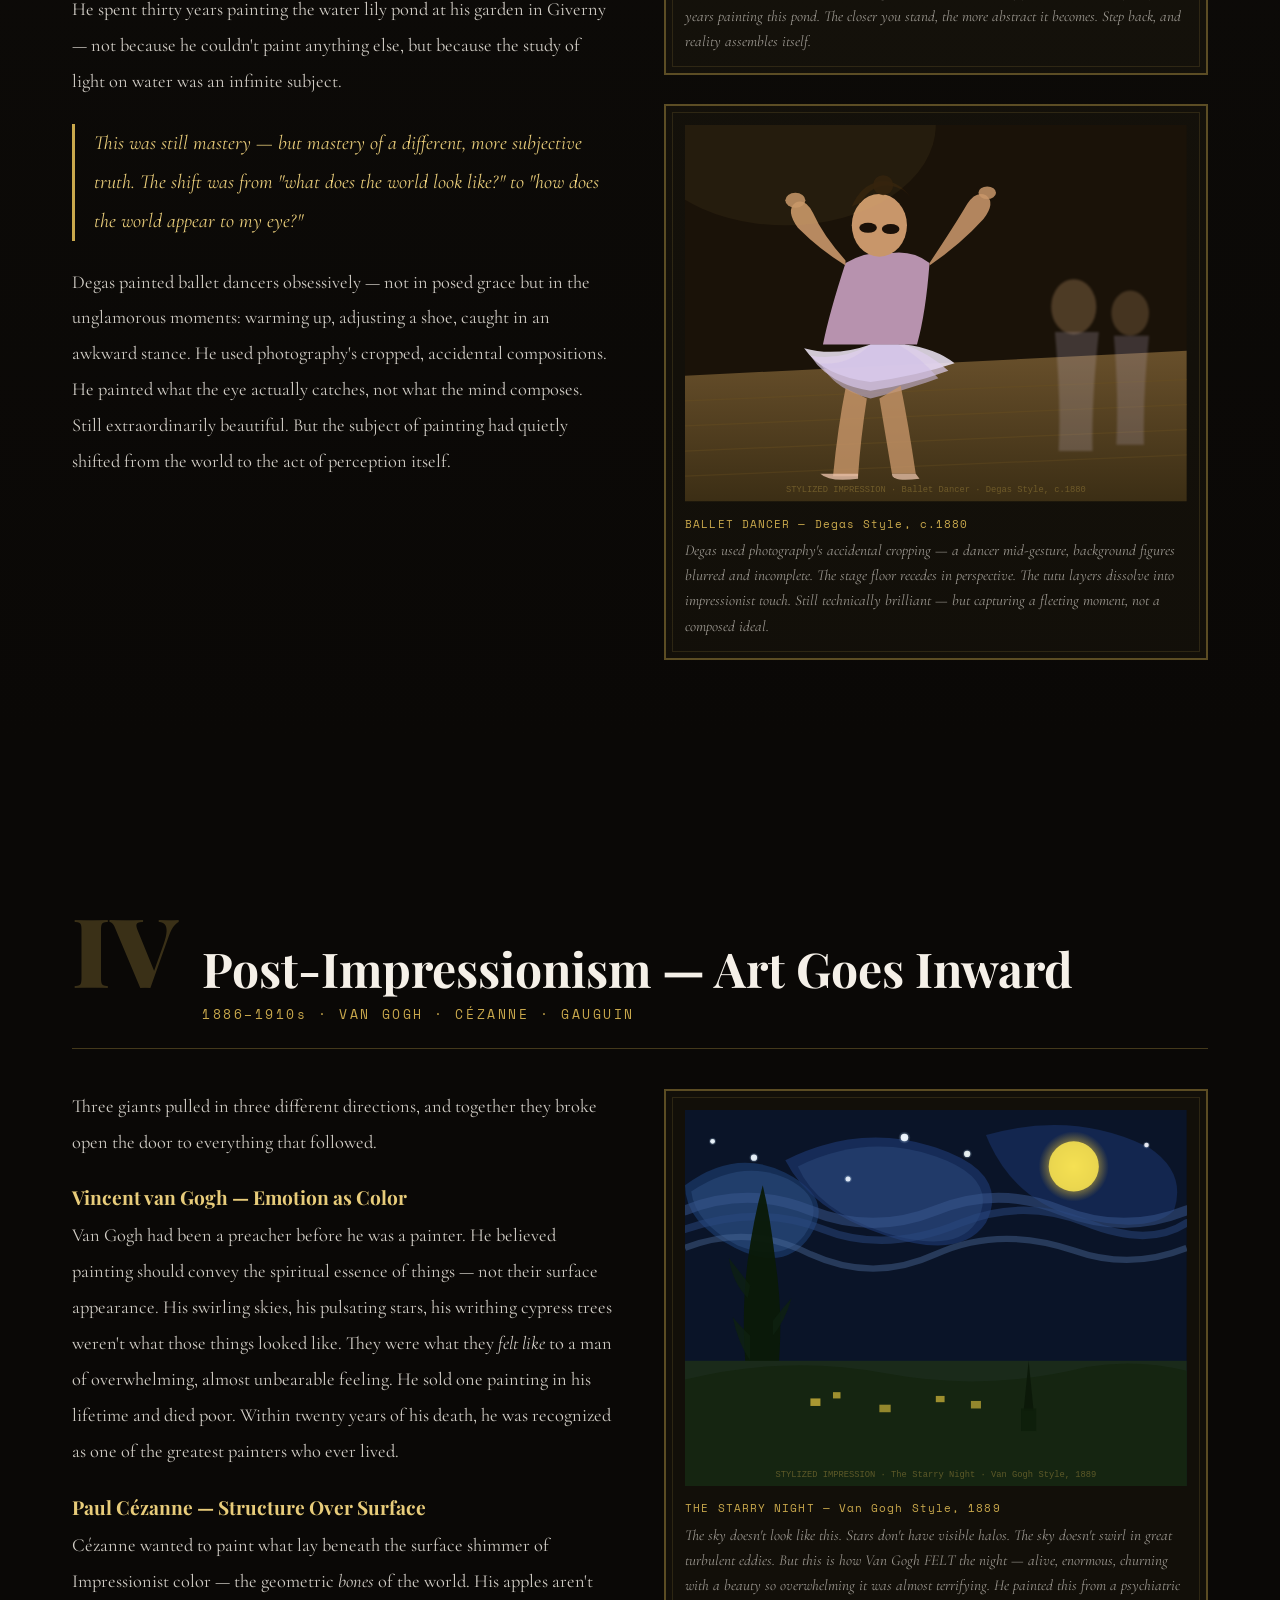
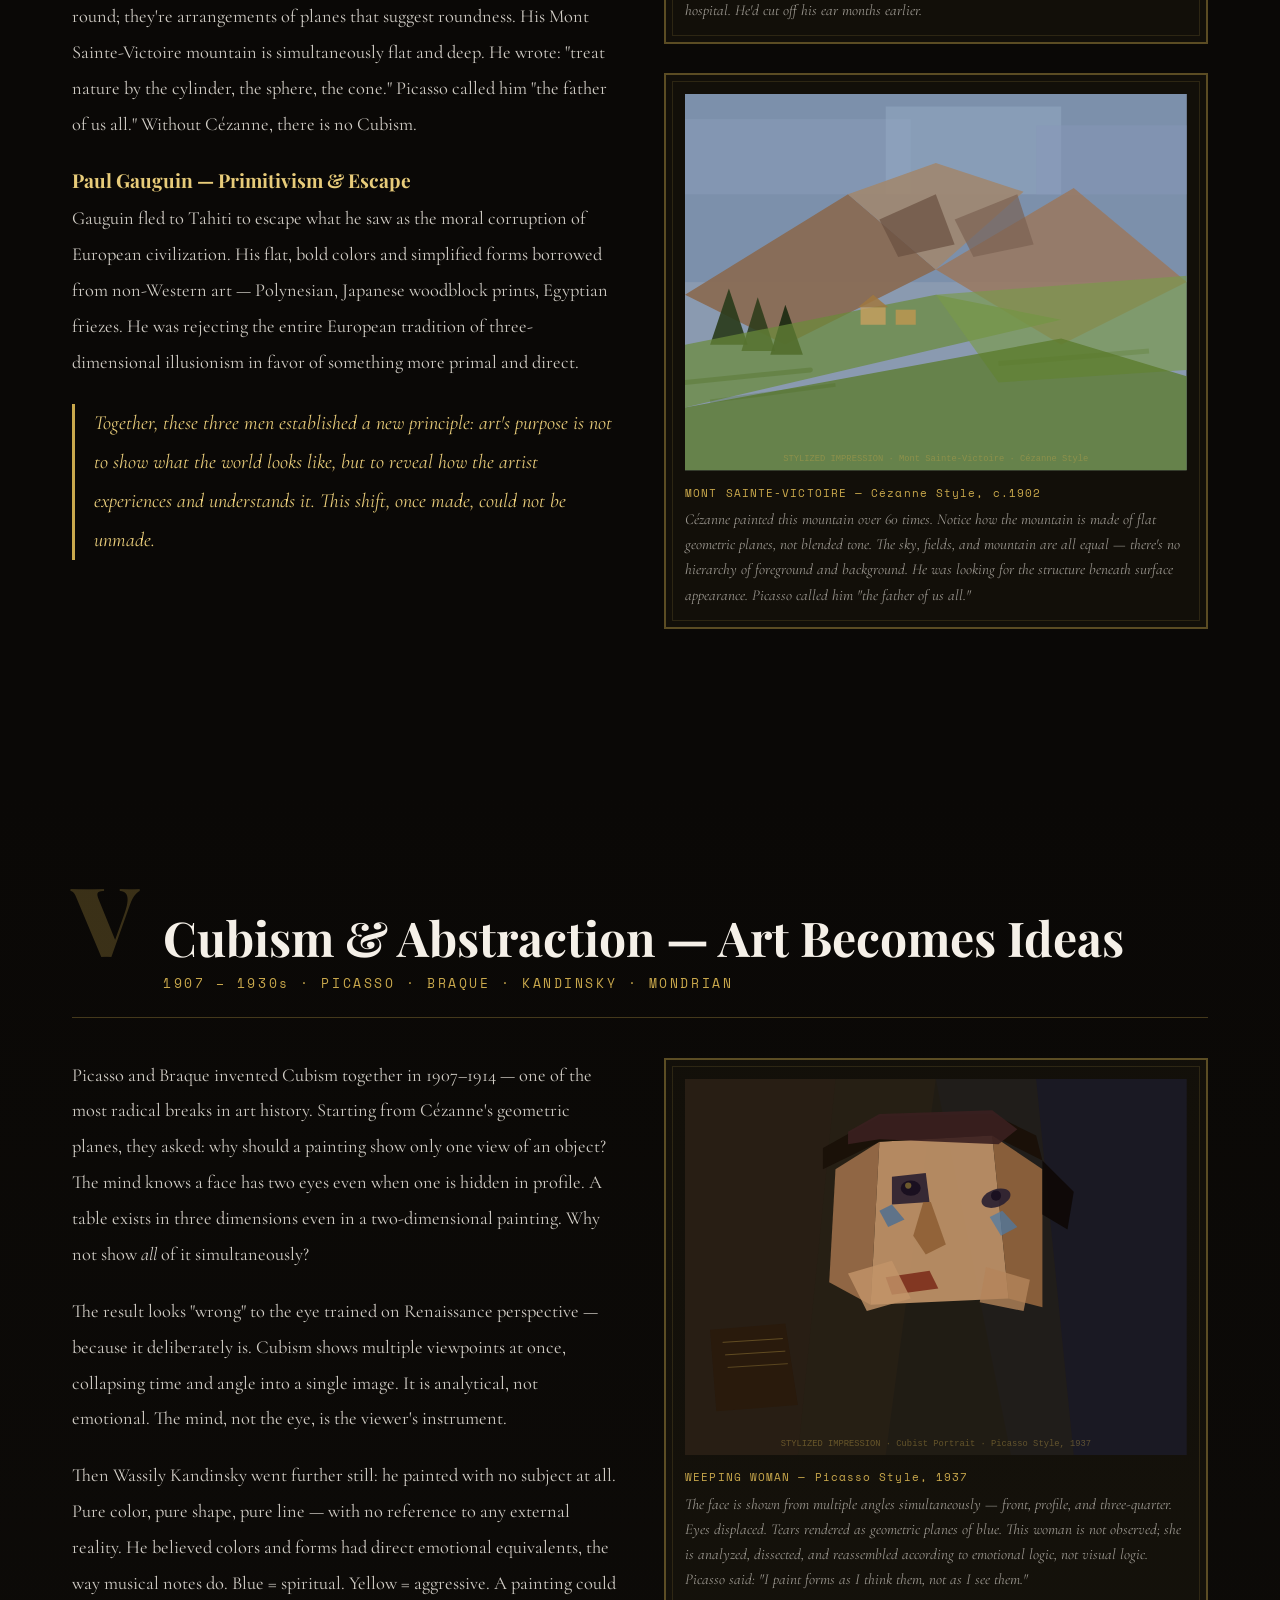
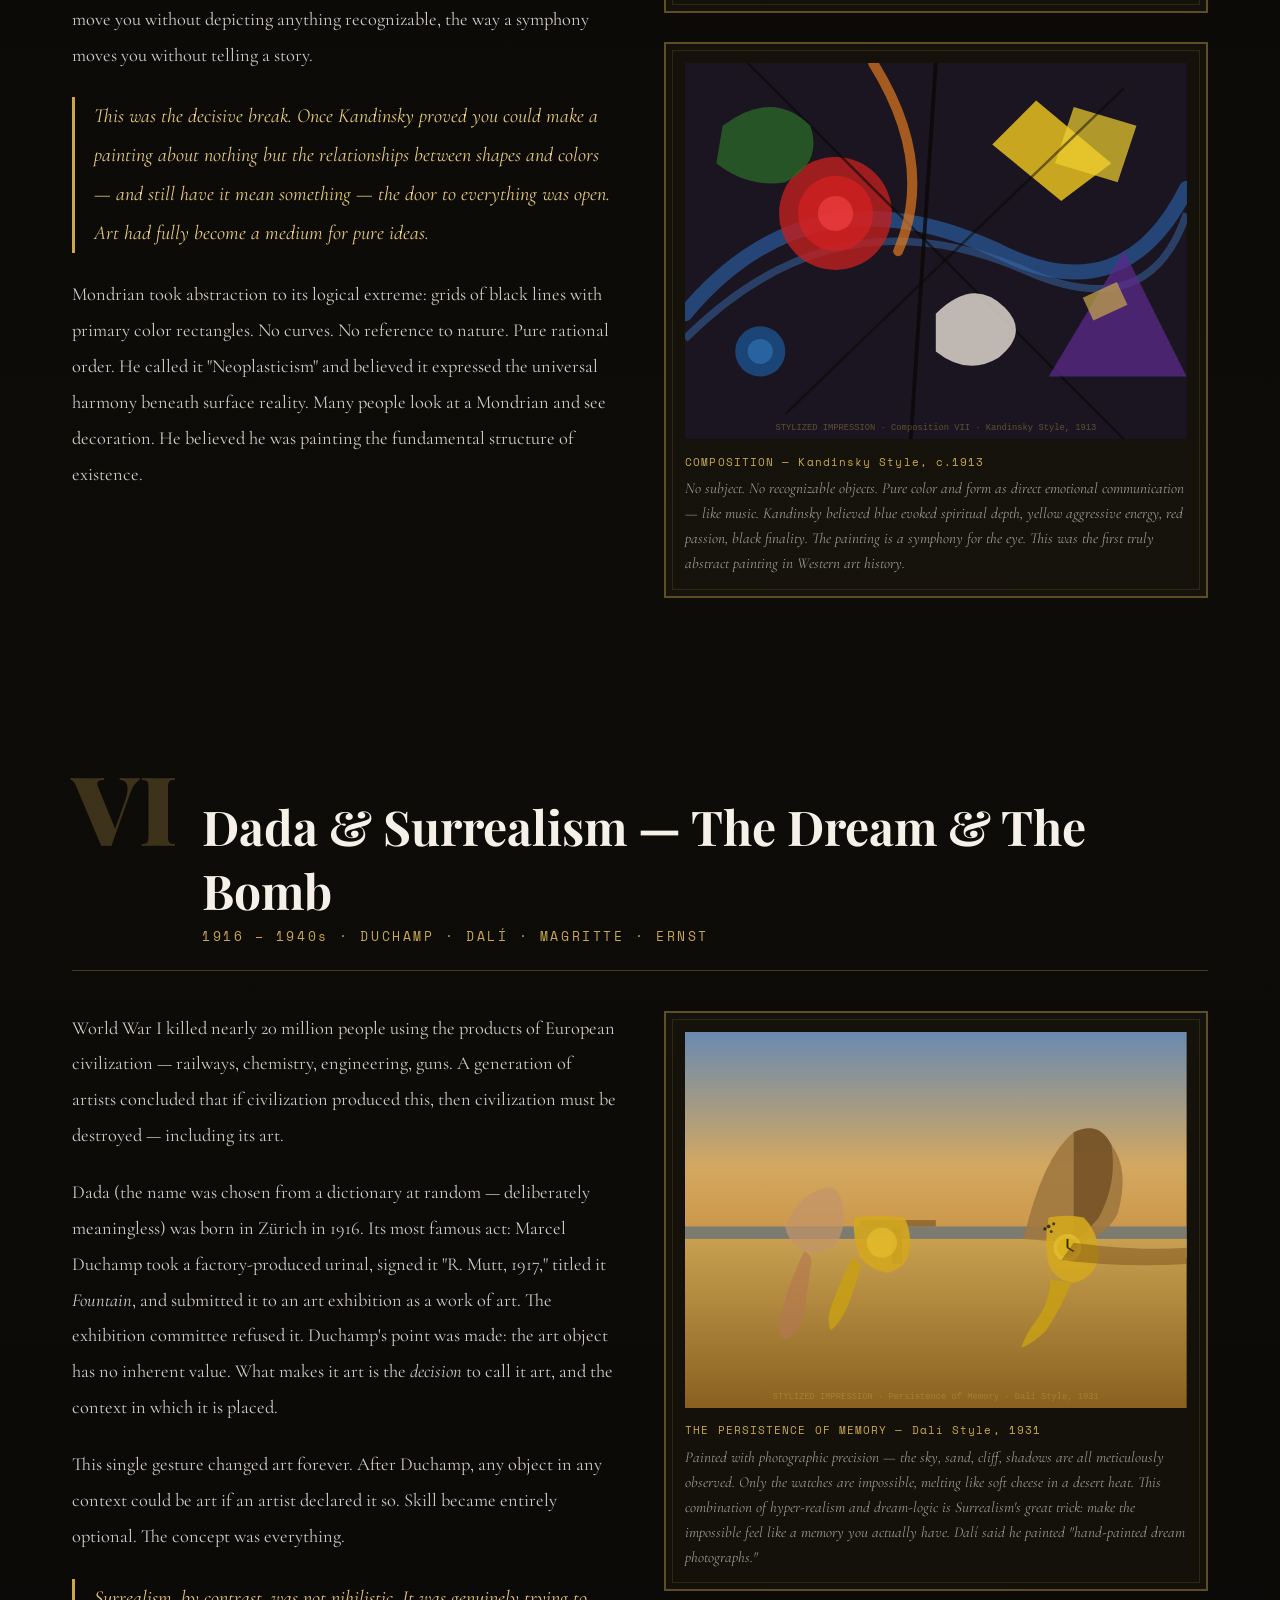
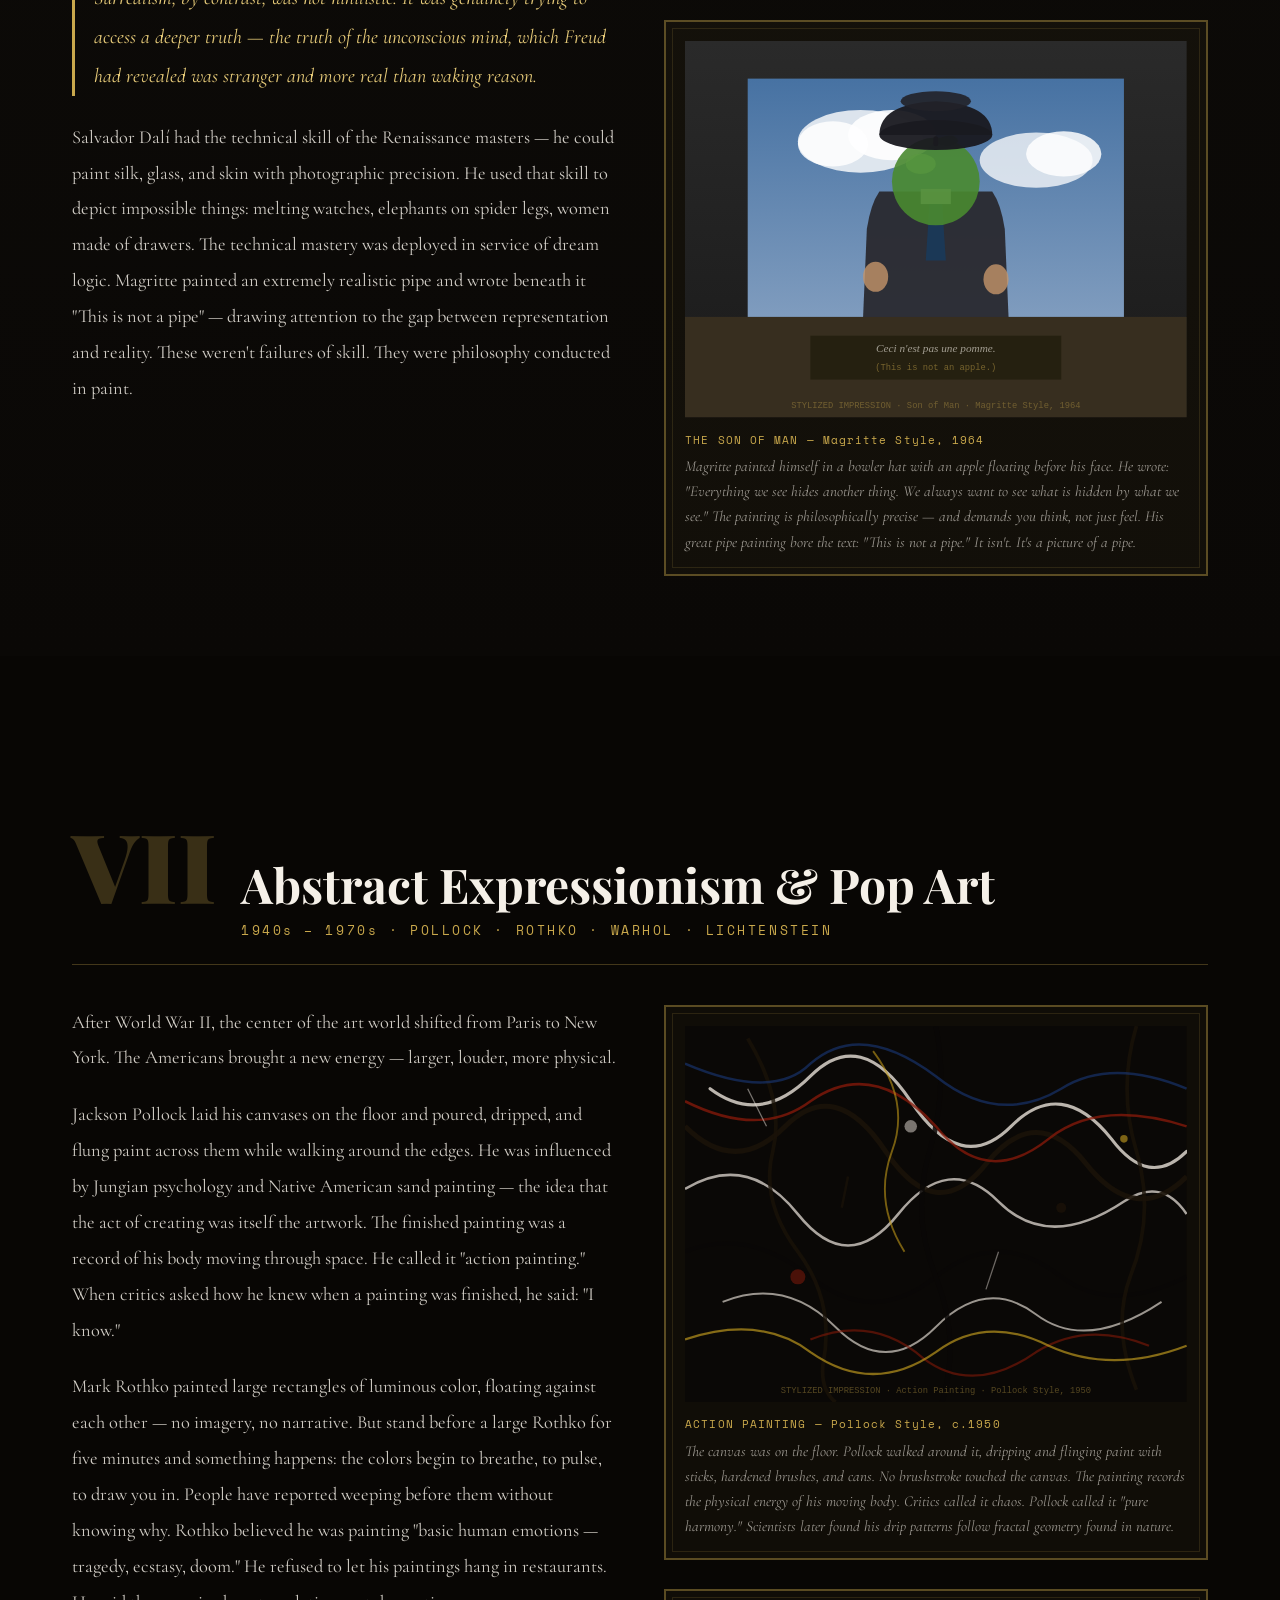
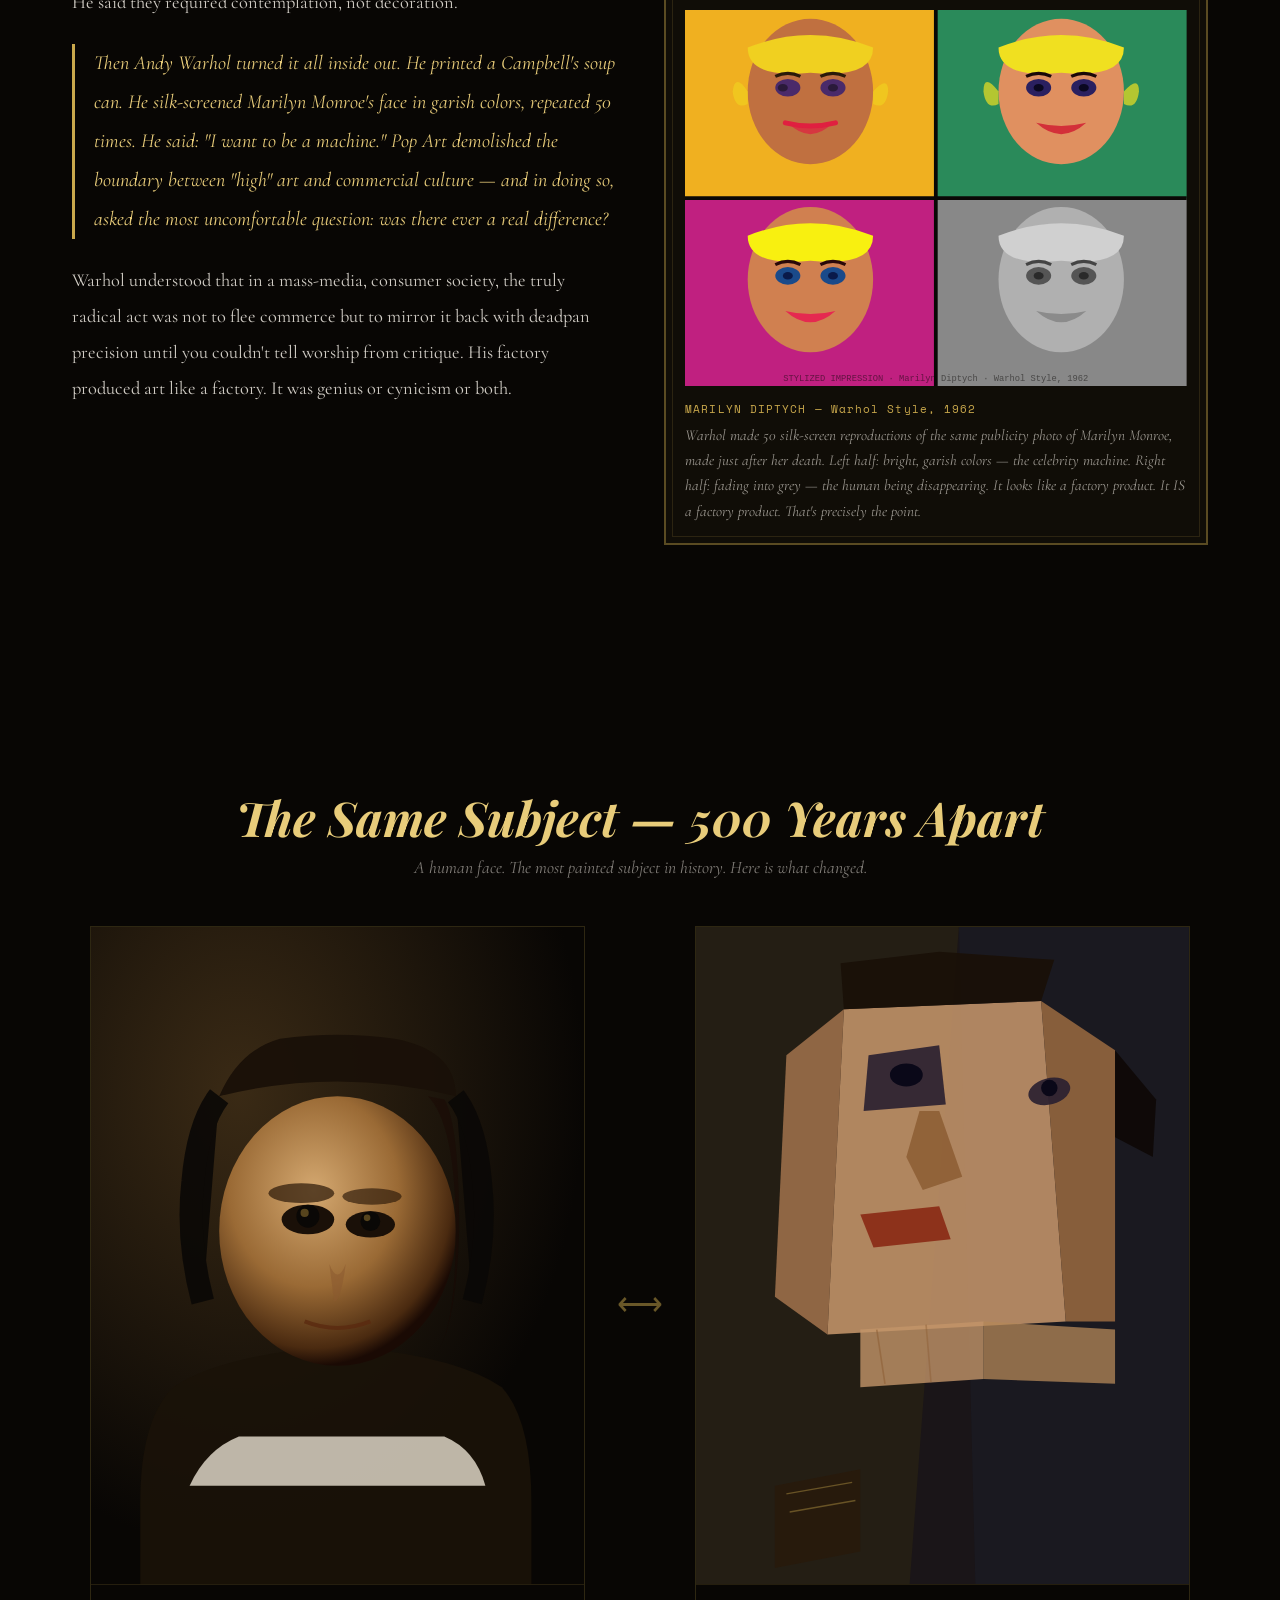
<file: articles/art-history.html>
<!DOCTYPE html>
<html lang="en">
<head>
<meta charset="UTF-8">
<meta name="viewport" content="width=device-width, initial-scale=1.0">
<title>The Arc of Art — Studiolo · Jeevan Kumar</title>
<link href="https://fonts.googleapis.com/css2?family=Playfair+Display:ital,wght@0,400;0,700;0,900;1,400;1,700&family=Cormorant+Garamond:ital,wght@0,300;0,400;0,600;1,300;1,400&family=Space+Mono:wght@400;700&display=swap" rel="stylesheet">
<link rel="stylesheet" href="../style.css">
<style>
  /* article-page overrides — nav spacing */
  .hero { min-height: 0; padding-top: 8rem; padding-bottom: 4rem; }
  body > .nav + * { padding-top: 0; }
</style>
<style>
  :root {
    --gold: #c9a84c;
    --gold-light: #e8cc7a;
    --cream: #f5f0e8;
    --dark: #0e0c09;
    --ink: #1a1610;
    --rust: #8b3a2a;
    --slate: #4a5568;
    --modern-red: #cc2200;
    --modern-blue: #0033cc;
    --modern-yellow: #ffcc00;
  }

  * { margin: 0; padding: 0; box-sizing: border-box; }

  body {
    background: var(--dark);
    color: var(--cream);
    font-family: 'Cormorant Garamond', serif;
    overflow-x: hidden;
  }

  /* ── HERO ── */
  .hero {
    min-height: 100vh;
    display: flex;
    flex-direction: column;
    justify-content: center;
    align-items: center;
    text-align: center;
    padding: 4rem 2rem;
    position: relative;
    background: radial-gradient(ellipse at center, #1a1208 0%, #0e0c09 70%);
    overflow: hidden;
  }

  .hero::before {
    content: '';
    position: absolute;
    inset: 0;
    background: 
      repeating-linear-gradient(0deg, transparent, transparent 60px, rgba(201,168,76,0.03) 60px, rgba(201,168,76,0.03) 61px),
      repeating-linear-gradient(90deg, transparent, transparent 60px, rgba(201,168,76,0.03) 60px, rgba(201,168,76,0.03) 61px);
  }

  .hero-ornament {
    font-size: 1rem;
    letter-spacing: 0.5em;
    color: var(--gold);
    text-transform: uppercase;
    font-family: 'Space Mono', monospace;
    margin-bottom: 2rem;
    opacity: 0;
    animation: fadeUp 1s ease 0.3s forwards;
  }

  .hero h1 {
    font-family: 'Playfair Display', serif;
    font-size: clamp(3rem, 8vw, 7rem);
    font-weight: 900;
    line-height: 1;
    color: var(--cream);
    opacity: 0;
    animation: fadeUp 1s ease 0.6s forwards;
    margin-bottom: 1rem;
  }

  .hero h1 em { font-style: italic; color: var(--gold); }

  .hero-sub {
    font-size: clamp(1.1rem, 2vw, 1.5rem);
    color: rgba(245,240,232,0.6);
    max-width: 650px;
    line-height: 1.7;
    opacity: 0;
    animation: fadeUp 1s ease 0.9s forwards;
    margin-bottom: 3rem;
  }

  .scroll-hint {
    font-family: 'Space Mono', monospace;
    font-size: 0.75rem;
    color: var(--gold);
    letter-spacing: 0.3em;
    opacity: 0;
    animation: fadeUp 1s ease 1.2s forwards, pulse 2s ease 2s infinite;
  }

  /* ── BIG QUESTION ── */
  .big-question {
    background: var(--cream);
    color: var(--ink);
    padding: 6rem 2rem;
    text-align: center;
  }

  .big-question h2 {
    font-family: 'Playfair Display', serif;
    font-size: clamp(2rem, 5vw, 4rem);
    font-weight: 900;
    font-style: italic;
    max-width: 900px;
    margin: 0 auto 2rem;
    line-height: 1.2;
  }

  .big-question p {
    font-size: 1.25rem;
    max-width: 760px;
    margin: 0 auto 1.5rem;
    line-height: 1.85;
    color: #333;
  }

  /* ── ERA SECTIONS ── */
  .era {
    padding: 5rem 2rem;
    max-width: 1200px;
    margin: 0 auto;
  }

  .era-header {
    display: flex;
    align-items: baseline;
    gap: 1.5rem;
    margin-bottom: 2.5rem;
    border-bottom: 1px solid rgba(201,168,76,0.3);
    padding-bottom: 1.5rem;
  }

  .era-number {
    font-family: 'Playfair Display', serif;
    font-size: 6rem;
    font-weight: 900;
    color: var(--gold);
    opacity: 0.25;
    line-height: 1;
    flex-shrink: 0;
  }

  .era-title-block h2 {
    font-family: 'Playfair Display', serif;
    font-size: clamp(1.8rem, 4vw, 3rem);
    font-weight: 700;
    color: var(--cream);
    margin-bottom: 0.3rem;
  }

  .era-title-block .date-range {
    font-family: 'Space Mono', monospace;
    font-size: 0.8rem;
    color: var(--gold);
    letter-spacing: 0.2em;
  }

  .era-body {
    display: grid;
    grid-template-columns: 1fr 1fr;
    gap: 3rem;
    align-items: start;
  }

  @media (max-width: 768px) {
    .era-body { grid-template-columns: 1fr; }
    .era-number { font-size: 4rem; }
  }

  .era-text p {
    font-size: 1.15rem;
    line-height: 1.95;
    color: rgba(245,240,232,0.85);
    margin-bottom: 1.3rem;
  }

  .era-text .highlight {
    border-left: 3px solid var(--gold);
    padding-left: 1.2rem;
    font-style: italic;
    font-size: 1.25rem;
    color: var(--gold-light);
    margin: 1.5rem 0;
  }

  .era-text h4 {
    font-family: 'Playfair Display', serif;
    font-size: 1.2rem;
    color: var(--gold-light);
    margin: 1.5rem 0 0.5rem;
  }

  /* ── PAINTING GALLERY ── */
  .painting-showcase {
    display: flex;
    flex-direction: column;
    gap: 1.8rem;
  }

  .painting-frame {
    border: 2px solid rgba(201,168,76,0.4);
    padding: 1.2rem;
    position: relative;
    background: rgba(201,168,76,0.04);
  }

  .painting-frame::before {
    content: '';
    position: absolute;
    inset: 6px;
    border: 1px solid rgba(201,168,76,0.15);
    pointer-events: none;
  }

  .painting-visual {
    width: 100%;
    aspect-ratio: 4/3;
    margin-bottom: 0.9rem;
    position: relative;
    overflow: hidden;
  }

  .painting-visual svg {
    width: 100%;
    height: 100%;
    position: absolute;
    inset: 0;
  }

  .painting-caption {
    font-family: 'Space Mono', monospace;
    font-size: 0.68rem;
    color: var(--gold);
    letter-spacing: 0.1em;
    margin-bottom: 0.4rem;
  }

  .painting-desc {
    font-size: 0.95rem;
    color: rgba(245,240,232,0.6);
    line-height: 1.65;
    font-style: italic;
  }

  /* ── TECHNIQUE BOX ── */
  .technique-box {
    background: rgba(201,168,76,0.06);
    border: 1px solid rgba(201,168,76,0.2);
    padding: 1.5rem;
    margin: 2rem 0;
  }

  .technique-box h4 {
    font-family: 'Space Mono', monospace;
    font-size: 0.75rem;
    color: var(--gold);
    letter-spacing: 0.2em;
    margin-bottom: 1rem;
  }

  .technique-item {
    display: flex;
    gap: 1rem;
    margin-bottom: 0.8rem;
    align-items: start;
  }

  .technique-item .t-name {
    font-family: 'Playfair Display', serif;
    font-style: italic;
    color: var(--gold-light);
    white-space: nowrap;
    min-width: 130px;
    font-size: 1rem;
  }

  .technique-item .t-desc {
    font-size: 0.95rem;
    color: rgba(245,240,232,0.65);
    line-height: 1.6;
  }

  /* ── FULL WIDTH PAINTING ── */
  .full-painting-section {
    padding: 4rem 2rem;
    max-width: 1200px;
    margin: 0 auto;
  }

  .full-painting-section h3 {
    font-family: 'Playfair Display', serif;
    font-size: 1.6rem;
    color: var(--gold-light);
    margin-bottom: 2rem;
    font-style: italic;
    text-align: center;
  }

  .paintings-row {
    display: grid;
    grid-template-columns: repeat(3, 1fr);
    gap: 1.5rem;
  }

  @media (max-width: 768px) {
    .paintings-row { grid-template-columns: 1fr; }
  }

  .paintings-row-2 {
    display: grid;
    grid-template-columns: repeat(2, 1fr);
    gap: 1.5rem;
    margin-top: 1.5rem;
  }

  @media (max-width: 600px) {
    .paintings-row-2 { grid-template-columns: 1fr; }
  }

  /* ── KEY FACTORS SECTION ── */
  .factors-section {
    background: #07050300;
    padding: 6rem 2rem;
    border-top: 1px solid rgba(201,168,76,0.15);
    border-bottom: 1px solid rgba(201,168,76,0.15);
    background: linear-gradient(180deg, #0a0806 0%, #050402 100%);
  }

  .factors-section h2 {
    font-family: 'Playfair Display', serif;
    font-size: clamp(2rem, 4vw, 3.5rem);
    text-align: center;
    margin-bottom: 0.8rem;
    font-style: italic;
  }

  .factors-section .section-sub {
    text-align: center;
    color: rgba(245,240,232,0.5);
    font-size: 1.1rem;
    margin-bottom: 4rem;
    font-style: italic;
  }

  .factors-grid {
    display: grid;
    grid-template-columns: repeat(auto-fit, minmax(290px, 1fr));
    gap: 2rem;
    max-width: 1100px;
    margin: 0 auto;
  }

  .factor-card {
    border: 1px solid rgba(201,168,76,0.2);
    padding: 2rem;
    transition: border-color 0.3s;
  }

  .factor-card:hover { border-color: rgba(201,168,76,0.5); }

  .factor-icon { font-size: 2.5rem; margin-bottom: 1rem; display: block; }

  .factor-card h3 {
    font-family: 'Playfair Display', serif;
    font-size: 1.35rem;
    color: var(--gold-light);
    margin-bottom: 0.8rem;
  }

  .factor-card p {
    font-size: 1rem;
    line-height: 1.8;
    color: rgba(245,240,232,0.7);
  }

  /* ── QUOTE DIVIDER ── */
  .quote-divider {
    padding: 5rem 2rem;
    text-align: center;
    max-width: 900px;
    margin: 0 auto;
  }

  .quote-divider blockquote {
    font-family: 'Playfair Display', serif;
    font-size: clamp(1.4rem, 3vw, 2.2rem);
    font-style: italic;
    line-height: 1.5;
    color: var(--cream);
    margin-bottom: 1.5rem;
    position: relative;
    padding: 0 3rem;
  }

  .quote-divider blockquote::before,
  .quote-divider blockquote::after {
    content: '"';
    font-size: 6rem;
    color: var(--gold);
    opacity: 0.3;
    position: absolute;
    line-height: 1;
  }

  .quote-divider blockquote::before { top: -1rem; left: 0; }
  .quote-divider blockquote::after { content: '"'; bottom: -3rem; right: 0; }
  .quote-divider cite { font-family: 'Space Mono', monospace; font-size: 0.8rem; color: var(--gold); letter-spacing: 0.2em; font-style: normal; }

  /* ── SIDE BY SIDE COMPARISON ── */
  .comparison-section {
    padding: 5rem 2rem;
    background: #080604;
  }

  .comparison-section h2 {
    font-family: 'Playfair Display', serif;
    font-size: clamp(1.8rem, 4vw, 3rem);
    text-align: center;
    margin-bottom: 0.5rem;
    font-style: italic;
    color: var(--gold-light);
  }

  .comparison-section .comp-sub {
    text-align: center;
    color: rgba(245,240,232,0.5);
    font-style: italic;
    margin-bottom: 3rem;
    font-size: 1.1rem;
  }

  .comp-grid {
    display: grid;
    grid-template-columns: 1fr auto 1fr;
    gap: 2rem;
    max-width: 1100px;
    margin: 0 auto 4rem;
    align-items: center;
  }

  @media (max-width: 700px) {
    .comp-grid { grid-template-columns: 1fr; }
  }

  .comp-vs {
    font-family: 'Playfair Display', serif;
    font-size: 2rem;
    color: var(--gold);
    opacity: 0.5;
    text-align: center;
  }

  .comp-card { border: 1px solid rgba(201,168,76,0.2); overflow: hidden; }

  .comp-visual {
    width: 100%;
    aspect-ratio: 3/4;
    position: relative;
    overflow: hidden;
  }

  .comp-visual svg { width: 100%; height: 100%; position: absolute; inset: 0; }

  .comp-label {
    padding: 1rem 1.2rem;
    border-top: 1px solid rgba(201,168,76,0.15);
  }

  .comp-label h4 { font-family: 'Playfair Display', serif; font-size: 1.05rem; color: var(--cream); margin-bottom: 0.2rem; }
  .comp-label p { font-size: 0.85rem; color: rgba(245,240,232,0.5); font-style: italic; }

  /* ── TIMELINE ── */
  .timeline-section {
    padding: 6rem 2rem;
    max-width: 900px;
    margin: 0 auto;
  }

  .timeline-section h2 {
    font-family: 'Playfair Display', serif;
    font-size: clamp(1.8rem, 4vw, 3rem);
    text-align: center;
    margin-bottom: 4rem;
    font-style: italic;
    color: var(--gold-light);
  }

  .timeline { position: relative; padding-left: 2rem; }

  .timeline::before {
    content: '';
    position: absolute;
    left: 0; top: 0; bottom: 0;
    width: 1px;
    background: linear-gradient(to bottom, var(--gold), rgba(201,168,76,0.1));
  }

  .timeline-item { position: relative; padding: 0 0 3.5rem 2.5rem; }

  .timeline-item::before {
    content: '';
    position: absolute;
    left: -4px; top: 6px;
    width: 8px; height: 8px;
    background: var(--gold);
    border-radius: 50%;
  }

  .timeline-item .t-date { font-family: 'Space Mono', monospace; font-size: 0.75rem; color: var(--gold); letter-spacing: 0.2em; margin-bottom: 0.4rem; }
  .timeline-item h3 { font-family: 'Playfair Display', serif; font-size: 1.5rem; margin-bottom: 0.6rem; color: var(--cream); }
  .timeline-item p { font-size: 1rem; line-height: 1.8; color: rgba(245,240,232,0.65); }

  .timeline-item .t-tag {
    display: inline-block;
    font-family: 'Space Mono', monospace;
    font-size: 0.65rem;
    padding: 0.2rem 0.6rem;
    margin-top: 0.6rem;
    letter-spacing: 0.1em;
  }

  .tag-beauty { border: 1px solid var(--gold); color: var(--gold); }
  .tag-shift { border: 1px solid #7a9a6a; color: #7a9a6a; }
  .tag-break { border: 1px solid var(--rust); color: var(--rust); }
  .tag-idea { border: 1px solid #888; color: #888; }

  /* ── VERDICT ── */
  .verdict {
    background: var(--cream);
    color: var(--ink);
    padding: 7rem 2rem;
  }

  .verdict-inner { max-width: 820px; margin: 0 auto; }

  .verdict h2 {
    font-family: 'Playfair Display', serif;
    font-size: clamp(2rem, 5vw, 3.5rem);
    font-weight: 900;
    margin-bottom: 2.5rem;
    line-height: 1.2;
  }

  .verdict h2 em { color: var(--rust); font-style: italic; }

  .verdict p { font-size: 1.2rem; line-height: 1.95; margin-bottom: 1.5rem; color: #2a2a2a; }

  .verdict h3 {
    font-family: 'Playfair Display', serif;
    font-size: 1.5rem;
    margin: 2.5rem 0 1rem;
    color: var(--rust);
    font-style: italic;
  }

  .verdict .answer-box {
    border-left: 5px solid var(--rust);
    padding: 1.5rem 2rem;
    background: rgba(139,58,42,0.07);
    margin: 2.5rem 0;
    font-size: 1.2rem;
    font-style: italic;
    line-height: 1.8;
  }

  .verdict .gold-box {
    border-left: 5px solid var(--gold);
    padding: 1.5rem 2rem;
    background: rgba(201,168,76,0.07);
    margin: 2.5rem 0;
    font-size: 1.2rem;
    font-style: italic;
    line-height: 1.8;
    color: #2a2010;
  }

  /* ── FOOTER ── */
  .footer {
    padding: 3rem 2rem;
    text-align: center;
    border-top: 1px solid rgba(201,168,76,0.15);
  }

  .footer p { font-family: 'Space Mono', monospace; font-size: 0.75rem; color: rgba(245,240,232,0.3); letter-spacing: 0.2em; }

  .separator { width: 60px; height: 1px; background: var(--gold); margin: 2rem auto; opacity: 0.5; }

  @keyframes fadeUp {
    from { opacity: 0; transform: translateY(30px); }
    to { opacity: 1; transform: translateY(0); }
  }

  @keyframes pulse {
    0%, 100% { opacity: 1; }
    50% { opacity: 0.4; }
  }
</style>
</head>
<body>
<!-- NAV -->
<nav class="nav"><a class="nav-logo" href="../index.html" style="text-decoration:none;">Studiolo<span>JEEVAN KUMAR</span></a><ul class="nav-links"><li><a href="../index.html#about">About</a></li><li><a href="../index.html#art">Art</a></li><li><a href="../index.html#music">Music</a></li><li><a href="../index.html#nature">Natural History</a></li><li><a href="../index.html#photography">Photography</a></li><li><a href="../index.html#books">Books</a></li></ul></nav>
<div style="max-width:1200px;margin:0 auto;padding:6.5rem 2rem 0;"><a href="../index.html#art" class="article-nav-back">← Back to Studiolo</a></div>

<!-- ════════════════════════════════════════ HERO ════════════════════════════════════════ -->
<section class="hero">
  <div class="hero-ornament">✦ A Visual & Intellectual Journey ✦</div>
  <h1>The <em>Arc</em><br>of Art</h1>
  <p class="hero-sub">From the breathtaking mastery of the Renaissance to the deliberate chaos of Modernism — what happened, why, and whether anything truly went wrong.</p>
  <div class="scroll-hint">↓ SCROLL TO EXPLORE ↓</div>
</section>

<!-- ════════════════════════════════════════ BIG QUESTION ════════════════════════════════════════ -->
<section class="big-question">
  <h2>"Why is Renaissance art so impossibly beautiful — and why do we call ugly things art today?"</h2>
  <div class="separator"></div>
  <p>This is one of the most honest and important questions you can ask about human culture. The answer involves philosophy, religion, capitalism, war, photography, ego, and a fundamental transformation in what human beings believed art was <em>for</em>.</p>
  <p>It is a story spanning 600 years — of extraordinary beauty being built, refined, then deliberately demolished. Some of that demolition was genius. Some was fraud. Understanding which is which is the beginning of wisdom about art.</p>
</section>

<!-- ════════════════════════════════════════ ERA I: RENAISSANCE ════════════════════════════════════════ -->
<section style="background: linear-gradient(to bottom, #0e0c09, #130f08);">
  <div class="era">
    <div class="era-header">
      <div class="era-number">I</div>
      <div class="era-title-block">
        <h2>The Renaissance</h2>
        <div class="date-range">1400s – 1600s · ITALY → EUROPE · THE SUMMIT OF SKILL</div>
      </div>
    </div>
    <div class="era-body">
      <div class="era-text">
        <p>The Renaissance — meaning <em>rebirth</em> — was Europe waking up from a thousand years of medieval flatness and rediscovering the ancient Greek and Roman conviction that the human body, the natural world, and mathematical proportion were sacred and worth depicting with total fidelity.</p>
        <p>Medieval art had been deliberately two-dimensional and symbolic. A figure's size indicated spiritual importance, not physical reality. Gold backgrounds replaced actual skies. The goal was to point <em>toward</em> God, not to recreate the world He made. Beautiful in its own way — but a different purpose entirely.</p>
        <p>Then, in Florence in the early 1400s, something cracked open. Brunelleschi worked out the mathematics of linear perspective. Masaccio used it immediately in frescoes that made walls dissolve into three-dimensional space. The race had begun: to make the painting a window so convincing you'd reach through it.</p>
        <p class="highlight">The goal was singular and shared across every artist, patron, and viewer: make the painting indistinguishable from looking at the real world through glass.</p>
        <p>This was not easy. It required mastering an entire science of vision, light, anatomy, and geometry. Artists trained for 10–20 years under master craftsmen — grinding pigments, stretching canvases, copying drawings — before touching an important surface. Leonardo da Vinci spent years dissecting human corpses to understand how muscles moved beneath skin. Michelangelo could sculpt a marble figure so accurate that viewers wept, believing it might breathe.</p>

        <div class="technique-box">
          <h4>THE FOUR PILLARS OF RENAISSANCE MASTERY</h4>
          <div class="technique-item">
            <span class="t-name">Chiaroscuro</span>
            <span class="t-desc">The dramatic graduation from light into deep shadow, giving figures weight, volume, and the illusion of three dimensions on a flat surface.</span>
          </div>
          <div class="technique-item">
            <span class="t-name">Linear Perspective</span>
            <span class="t-desc">Brunelleschi's mathematical system: parallel lines converge at a "vanishing point," creating the optical illusion of infinite depth.</span>
          </div>
          <div class="technique-item">
            <span class="t-name">Sfumato</span>
            <span class="t-desc">Leonardo's invention — blending edges so gradually they become invisible, like the haze of real atmosphere. The Mona Lisa's smile is sfumato.</span>
          </div>
          <div class="technique-item">
            <span class="t-name">Contrapposto</span>
            <span class="t-desc">Figures posed with weight shifted to one leg, shoulders and hips counter-rotating — the natural stance of a living body, stolen from Greek sculpture.</span>
          </div>
        </div>

        <p>Equally important: the artists were <em>servants</em>. They painted for the Church, for princes, for the Medici banking dynasty. Patrons dictated subject, size, color, and number of figures. There was no room for "personal expression." You painted what was ordered, and you painted it as flawlessly as God-given talent and decades of discipline would allow. The result was collective excellence pointed at a shared vision of beauty.</p>
      </div>
      <div class="painting-showcase">

        <!-- Painting 1: Annunciation / Sacred scene -->
        <div class="painting-frame">
          <div class="painting-visual">
            <svg viewBox="0 0 400 300" xmlns="http://www.w3.org/2000/svg">
              <defs>
                <radialGradient id="skyR" cx="70%" cy="40%" r="60%">
                  <stop offset="0%" stop-color="#9abbd4" stop-opacity="0.9"/>
                  <stop offset="100%" stop-color="#2a4a6a" stop-opacity="0.6"/>
                </radialGradient>
                <radialGradient id="haloR" cx="50%" cy="50%" r="50%">
                  <stop offset="0%" stop-color="#e8cc7a" stop-opacity="0.9"/>
                  <stop offset="70%" stop-color="#c9a84c" stop-opacity="0.3"/>
                  <stop offset="100%" stop-color="#c9a84c" stop-opacity="0"/>
                </radialGradient>
                <linearGradient id="floorR" x1="0" y1="0" x2="0" y2="1">
                  <stop offset="0%" stop-color="#9a7a50"/>
                  <stop offset="100%" stop-color="#3a2a10"/>
                </linearGradient>
              </defs>
              <!-- Room interior -->
              <rect width="400" height="300" fill="#2a1f0e"/>
              <!-- Left wall (dark) -->
              <rect x="0" y="0" width="195" height="260" fill="#1e1508"/>
              <!-- Right exterior / open loggia with sky -->
              <rect x="195" y="0" width="205" height="235" fill="url(#skyR)"/>
              <!-- Dividing column -->
              <rect x="191" y="0" width="9" height="245" fill="#6a5030"/>
              <rect x="191" y="240" width="9" height="20" rx="2" fill="#5a4020"/>
              <!-- Architrave top -->
              <rect x="0" y="0" width="400" height="18" fill="#4a3520"/>
              <!-- Floor with perspective tiles -->
              <polygon points="0,265 400,265 400,300 0,300" fill="url(#floorR)"/>
              <!-- Floor tile lines - converging perspective -->
              <line x1="0" y1="300" x2="200" y2="240" stroke="#8a6a40" stroke-width="1" opacity="0.6"/>
              <line x1="80" y1="300" x2="220" y2="240" stroke="#8a6a40" stroke-width="1" opacity="0.5"/>
              <line x1="160" y1="300" x2="240" y2="240" stroke="#8a6a40" stroke-width="1" opacity="0.4"/>
              <line x1="240" y1="300" x2="280" y2="240" stroke="#8a6a40" stroke-width="1" opacity="0.4"/>
              <line x1="320" y1="300" x2="320" y2="240" stroke="#8a6a40" stroke-width="1" opacity="0.5"/>
              <line x1="0" y1="265" x2="400" y2="265" stroke="#8a6a40" stroke-width="1" opacity="0.4"/>
              <line x1="0" y1="280" x2="400" y2="280" stroke="#8a6a40" stroke-width="1" opacity="0.3"/>
              <!-- Halo on angel -->
              <ellipse cx="90" cy="68" rx="30" ry="8" fill="url(#haloR)" opacity="0.8"/>
              <!-- Angel figure -->
              <ellipse cx="90" cy="75" rx="17" ry="20" fill="#c8906a"/>
              <!-- Angel robe -->
              <path d="M 65 95 Q 60 170 70 235 L 115 235 Q 120 170 118 95 Z" fill="#4a7a9b" opacity="0.9"/>
              <!-- Wing left -->
              <path d="M 65 110 Q 30 85 18 125 Q 38 140 65 130 Z" fill="#f0e8d8" opacity="0.75"/>
              <path d="M 65 125 Q 25 110 15 145 Q 40 152 65 145 Z" fill="#e0d8c8" opacity="0.65"/>
              <!-- Wing detail lines -->
              <line x1="18" y1="125" x2="65" y2="120" stroke="#c0b8a8" stroke-width="0.5" opacity="0.6"/>
              <line x1="15" y1="140" x2="65" y2="135" stroke="#c0b8a8" stroke-width="0.5" opacity="0.5"/>
              <!-- Angel hand gesture -->
              <path d="M 108 130 Q 125 125 130 140 Q 120 148 108 145 Z" fill="#c8906a" opacity="0.85"/>
              <!-- Mary halo -->
              <ellipse cx="305" cy="73" rx="28" ry="7" fill="url(#haloR)" opacity="0.8"/>
              <!-- Mary figure -->
              <ellipse cx="305" cy="80" rx="16" ry="19" fill="#c49a6a"/>
              <!-- Mary blue mantle -->
              <path d="M 280 100 Q 270 150 278 235 L 335 235 Q 338 150 332 100 Z" fill="#1a3a6a" opacity="0.85"/>
              <!-- Mary red dress beneath -->
              <path d="M 290 100 Q 290 160 295 235 L 318 235 Q 320 160 318 100 Z" fill="#8b2a2a" opacity="0.7"/>
              <!-- Mary hands (prayer) -->
              <path d="M 290 120 Q 295 115 305 118 Q 310 115 318 120 Q 315 135 305 133 Q 294 135 290 120 Z" fill="#c49a6a" opacity="0.85"/>
              <!-- Light ray / Holy Spirit -->
              <line x1="135" y1="75" x2="275" y2="80" stroke="#e8d870" stroke-width="0.8" opacity="0.5" stroke-dasharray="4,4"/>
              <!-- Distant hills through loggia -->
              <path d="M 195 160 Q 240 140 280 150 Q 320 155 400 140 L 400 235 L 195 235 Z" fill="#2a5a2a" opacity="0.35"/>
              <path d="M 260 135 Q 300 120 340 128 Q 370 125 400 118 L 400 145 Q 360 150 320 142 Q 285 145 260 155 Z" fill="#3a6a3a" opacity="0.25"/>
              <text x="200" y="293" text-anchor="middle" fill="rgba(201,168,76,0.4)" font-size="7" font-family="monospace">STYLIZED IMPRESSION · Annunciation · Early Renaissance</text>
            </svg>
          </div>
          <div class="painting-caption">THE ANNUNCIATION — Fra Angelico Style, c.1440</div>
          <div class="painting-desc">Observe the converging floor tiles drawing the eye into depth — pure linear perspective. The angel's wings are anatomically articulated. The loggia opens onto a real Tuscan landscape. Every element is in service of making you believe you are witnessing an actual moment.</div>
        </div>

        <!-- Painting 2: Portrait -->
        <div class="painting-frame">
          <div class="painting-visual">
            <svg viewBox="0 0 400 300" xmlns="http://www.w3.org/2000/svg">
              <defs>
                <radialGradient id="portBg" cx="40%" cy="30%" r="70%">
                  <stop offset="0%" stop-color="#2a2015"/>
                  <stop offset="100%" stop-color="#0a0806"/>
                </radialGradient>
                <radialGradient id="skinLight" cx="35%" cy="30%" r="60%">
                  <stop offset="0%" stop-color="#d4a870" stop-opacity="1"/>
                  <stop offset="70%" stop-color="#9a6a3a" stop-opacity="1"/>
                  <stop offset="100%" stop-color="#3a2010" stop-opacity="1"/>
                </radialGradient>
              </defs>
              <rect width="400" height="300" fill="url(#portBg)"/>
              <!-- Sfumato background landscape (Mona Lisa style) -->
              <path d="M 0 160 Q 100 140 200 155 Q 300 145 400 160 L 400 300 L 0 300 Z" fill="#1a2a1a" opacity="0.4"/>
              <path d="M 0 130 Q 80 110 160 125 Q 240 115 320 120 Q 360 115 400 125 L 400 160 Q 300 145 200 155 Q 100 140 0 160 Z" fill="#2a3a2a" opacity="0.3"/>
              <path d="M 150 100 Q 200 90 230 95" stroke="#4a5a4a" stroke-width="20" fill="none" opacity="0.3" stroke-linecap="round"/>
              <!-- Veil/gauze at top -->
              <path d="M 120 0 Q 200 15 270 0 L 270 40 Q 200 55 120 40 Z" fill="#3a3020" opacity="0.6"/>
              <!-- Bust / collar -->
              <path d="M 100 230 Q 130 200 200 195 Q 270 200 300 230 L 320 300 L 80 300 Z" fill="#1a1208" opacity="0.9"/>
              <!-- Neckline detail -->
              <path d="M 155 230 Q 200 215 245 230" stroke="#3a2a15" stroke-width="2" fill="none" opacity="0.7"/>
              <!-- Face - sfumato style, light from upper left -->
              <ellipse cx="200" cy="145" rx="55" ry="65" fill="url(#skinLight)"/>
              <!-- Shadow side of face -->
              <path d="M 230 80 Q 255 90 255 145 Q 255 205 230 210 Q 255 200 255 145 Q 255 90 245 83 Z" fill="#2a1a08" opacity="0.45"/>
              <!-- Forehead highlight -->
              <ellipse cx="185" cy="105" rx="25" ry="15" fill="#d8b07a" opacity="0.4"/>
              <!-- Eyes - sfumato softness -->
              <ellipse cx="178" cy="138" rx="14" ry="7" fill="#1a1208"/>
              <ellipse cx="178" cy="137" rx="6" ry="5" fill="#0a0806"/>
              <ellipse cx="176" cy="136" rx="2" ry="2" fill="#c8a050" opacity="0.3"/><!-- catchlight -->
              <ellipse cx="222" cy="140" rx="13" ry="7" fill="#1a1208"/>
              <ellipse cx="222" cy="139" rx="5" ry="5" fill="#0a0806"/>
              <ellipse cx="220" cy="138" rx="2" ry="2" fill="#c8a050" opacity="0.3"/>
              <!-- Nose - sfumato, barely defined edge -->
              <path d="M 197 145 Q 193 165 185 172 Q 195 175 215 172 Q 207 165 203 145" fill="#9a6a3a" opacity="0.4"/>
              <!-- Mouth - enigmatic -->
              <path d="M 178 188 Q 200 195 222 188" stroke="#6a3a1a" stroke-width="2" fill="none" opacity="0.7"/>
              <path d="M 182 189 Q 200 196 218 189" stroke="#8a5a2a" stroke-width="1" fill="none" opacity="0.5"/>
              <!-- Hair - parted center, softly painted -->
              <path d="M 145 110 Q 145 80 200 75 Q 255 80 255 110" fill="#1a1008" opacity="0.9"/>
              <path d="M 145 110 Q 130 130 128 160 Q 125 190 135 220" fill="#1a1008" stroke="#1a1008" stroke-width="12" opacity="0.8" stroke-linejoin="round"/>
              <path d="M 255 110 Q 268 130 270 160 Q 272 190 262 220" fill="#1a1008" stroke="#1a1008" stroke-width="10" opacity="0.8"/>
              <text x="200" y="293" text-anchor="middle" fill="rgba(201,168,76,0.4)" font-size="7" font-family="monospace">STYLIZED IMPRESSION · Portrait · Leonardo da Vinci Style</text>
            </svg>
          </div>
          <div class="painting-caption">SFUMATO PORTRAIT — Leonardo Style, c.1503–1519</div>
          <div class="painting-desc">Notice how there are no hard edges anywhere on the face — every boundary dissolves into the next tone. This is sfumato. The eyes hold an expression impossible to name. The background landscape melts into atmospheric haze. Five hundred years later, no one has fully replicated it.</div>
        </div>

      </div>
    </div>

    <!-- Row of 3 Renaissance details -->
    <div class="full-painting-section" style="padding-top:2rem; padding-left:0; padding-right:0; max-width:100%;">
      <h3>The Details that Make Renaissance Art Extraordinary</h3>
      <div class="paintings-row">

        <!-- Detail 1: Hand study -->
        <div class="painting-frame">
          <div class="painting-visual" style="aspect-ratio:1;">
            <svg viewBox="0 0 300 300" xmlns="http://www.w3.org/2000/svg">
              <defs>
                <radialGradient id="handBg" cx="50%" cy="50%" r="60%">
                  <stop offset="0%" stop-color="#2a2015"/>
                  <stop offset="100%" stop-color="#0e0c08"/>
                </radialGradient>
                <radialGradient id="handSkin" cx="45%" cy="40%" r="65%">
                  <stop offset="0%" stop-color="#c8906a"/>
                  <stop offset="60%" stop-color="#a07040"/>
                  <stop offset="100%" stop-color="#5a3a18"/>
                </radialGradient>
              </defs>
              <rect width="300" height="300" fill="url(#handBg)"/>
              <!-- Hand study - anatomically detailed -->
              <!-- Palm -->
              <path d="M 100 200 Q 90 170 95 140 Q 98 120 108 110 Q 120 100 135 108 Q 145 95 155 102 Q 165 90 178 98 Q 188 85 200 95 Q 212 105 205 125 Q 215 130 210 155 Q 205 175 195 200 Z" fill="url(#handSkin)"/>
              <!-- Thumb -->
              <path d="M 100 200 Q 82 195 75 178 Q 68 158 78 148 Q 90 140 100 155 Q 102 170 100 200 Z" fill="url(#handSkin)" opacity="0.9"/>
              <!-- Index finger -->
              <path d="M 108 110 Q 103 90 108 72 Q 113 58 122 60 Q 131 62 133 78 Q 135 95 135 108 Z" fill="url(#handSkin)" opacity="0.95"/>
              <!-- Middle finger -->
              <path d="M 145 95 Q 143 73 148 57 Q 153 45 163 47 Q 172 49 173 65 Q 174 81 178 98 Z" fill="url(#handSkin)" opacity="0.95"/>
              <!-- Ring finger -->
              <path d="M 165 90 Q 167 70 172 55 Q 177 44 186 47 Q 195 50 194 67 Q 193 82 200 95 Z" fill="url(#handSkin)" opacity="0.9"/>
              <!-- Little finger slightly curled -->
              <path d="M 200 95 Q 208 80 214 72 Q 220 67 227 72 Q 233 78 228 92 Q 222 105 210 115 Q 212 130 210 155 Z" fill="url(#handSkin)" opacity="0.88"/>
              <!-- Knuckle highlights -->
              <circle cx="122" cy="108" r="4" fill="#d4a870" opacity="0.5"/>
              <circle cx="155" cy="100" r="4" fill="#d4a870" opacity="0.5"/>
              <circle cx="178" cy="97" r="3.5" fill="#d4a870" opacity="0.5"/>
              <circle cx="200" cy="94" r="3" fill="#d4a870" opacity="0.45"/>
              <!-- Finger shadows/creases -->
              <line x1="108" y1="90" x2="122" y2="92" stroke="#5a3010" stroke-width="1" opacity="0.4"/>
              <line x1="148" y1="78" x2="162" y2="80" stroke="#5a3010" stroke-width="1" opacity="0.4"/>
              <line x1="172" y1="75" x2="184" y2="78" stroke="#5a3010" stroke-width="1" opacity="0.35"/>
              <!-- Wrist tendon lines -->
              <line x1="120" y1="200" x2="130" y2="240" stroke="#8a5a30" stroke-width="1" opacity="0.5"/>
              <line x1="150" y1="200" x2="155" y2="245" stroke="#8a5a30" stroke-width="1" opacity="0.45"/>
              <line x1="178" y1="200" x2="178" y2="245" stroke="#8a5a30" stroke-width="1" opacity="0.4"/>
              <!-- Annotation lines -->
              <line x1="70" y1="170" x2="40" y2="160" stroke="#c9a84c" stroke-width="0.7" opacity="0.5" stroke-dasharray="3,3"/>
              <text x="35" y="155" fill="rgba(201,168,76,0.6)" font-size="8" font-family="monospace" text-anchor="end">THENAR</text>
              <line x1="115" y1="65" x2="85" y2="45" stroke="#c9a84c" stroke-width="0.7" opacity="0.5" stroke-dasharray="3,3"/>
              <text x="82" y="40" fill="rgba(201,168,76,0.6)" font-size="8" font-family="monospace" text-anchor="end">PHALANX</text>
              <text x="150" y="290" text-anchor="middle" fill="rgba(201,168,76,0.4)" font-size="7" font-family="monospace">ANATOMY STUDY · Leonardo Style</text>
            </svg>
          </div>
          <div class="painting-caption">ANATOMICAL HAND STUDY</div>
          <div class="painting-desc">Renaissance masters dissected corpses to understand every tendon and bone. These were not practice sketches — they were scientific documents of the human machine.</div>
        </div>

        <!-- Detail 2: Drapery study -->
        <div class="painting-frame">
          <div class="painting-visual" style="aspect-ratio:1;">
            <svg viewBox="0 0 300 300" xmlns="http://www.w3.org/2000/svg">
              <defs>
                <linearGradient id="drapBg" x1="0" y1="0" x2="0" y2="1">
                  <stop offset="0%" stop-color="#1a1a2a"/>
                  <stop offset="100%" stop-color="#0a0a12"/>
                </linearGradient>
              </defs>
              <rect width="300" height="300" fill="url(#drapBg)"/>
              <!-- Drapery folds - complex fabric study -->
              <!-- Main cloth body -->
              <path d="M 60 0 Q 80 30 70 80 Q 65 130 80 180 Q 90 220 75 300 L 225 300 Q 215 230 230 180 Q 250 130 240 80 Q 230 30 250 0 Z" fill="#3a5a8a" opacity="0.9"/>
              <!-- Deep shadow fold left -->
              <path d="M 70 80 Q 80 110 90 130 Q 100 150 95 180 Q 88 200 92 230 L 75 300 L 60 300 Q 55 250 70 200 Q 80 170 72 140 Q 65 120 65 80 Z" fill="#1a2a4a" opacity="0.95"/>
              <!-- Highlight ridge center -->
              <path d="M 140 20 Q 145 60 148 100 Q 150 140 145 180 Q 142 210 148 250 L 155 300 L 148 300 Q 144 255 142 220 Q 138 185 140 150 Q 142 115 138 75 Q 136 45 138 20 Z" fill="#6a8abf" opacity="0.8"/>
              <!-- Secondary fold right -->
              <path d="M 200 60 Q 215 90 220 130 Q 225 165 215 200 Q 205 230 218 270 L 225 300 L 240 300 Q 235 260 220 225 Q 210 200 218 165 Q 226 135 220 100 Q 215 75 210 55 Z" fill="#2a4a7a" opacity="0.9"/>
              <!-- Tertiary folds -->
              <path d="M 100 40 Q 108 70 105 110 Q 102 140 110 165" stroke="#5a7aaf" stroke-width="3" fill="none" opacity="0.6"/>
              <path d="M 175 50 Q 182 85 178 120 Q 175 148 180 175" stroke="#4a6a9f" stroke-width="2.5" fill="none" opacity="0.55"/>
              <!-- Gathering at top -->
              <path d="M 60 0 Q 100 18 150 12 Q 200 6 250 0 Q 230 28 200 22 Q 160 32 120 25 Q 90 30 60 0 Z" fill="#5a7aaf" opacity="0.7"/>
              <!-- Cast shadow at bottom -->
              <path d="M 60 285 Q 100 278 150 280 Q 200 278 240 285 L 240 300 L 60 300 Z" fill="#0a0a18" opacity="0.6"/>
              <text x="150" y="293" text-anchor="middle" fill="rgba(201,168,76,0.4)" font-size="7" font-family="monospace">DRAPERY STUDY · Leonardo Style</text>
            </svg>
          </div>
          <div class="painting-caption">DRAPERY FOLD STUDY</div>
          <div class="painting-desc">Apprentices spent months painting nothing but cloth — studying how fabric falls, gathers, and casts shadows. This mastery is why Renaissance robes look so impossibly real.</div>
        </div>

        <!-- Detail 3: Perspective study -->
        <div class="painting-frame">
          <div class="painting-visual" style="aspect-ratio:1;">
            <svg viewBox="0 0 300 300" xmlns="http://www.w3.org/2000/svg">
              <defs>
                <linearGradient id="archBg" x1="0" y1="0" x2="0" y2="1">
                  <stop offset="0%" stop-color="#9ab5c8" stop-opacity="0.6"/>
                  <stop offset="60%" stop-color="#3a5a7a" stop-opacity="0.7"/>
                  <stop offset="100%" stop-color="#1a2a3a"/>
                </linearGradient>
              </defs>
              <rect width="300" height="300" fill="#1a1208"/>
              <!-- Sky through arches -->
              <rect x="0" y="0" width="300" height="300" fill="url(#archBg)" opacity="0.6"/>
              <!-- Vanishing point lines from center -->
              <!-- Floor grid converging to VP at center -->
              <line x1="0" y1="300" x2="150" y2="150" stroke="#c9a84c" stroke-width="0.7" opacity="0.4"/>
              <line x1="50" y1="300" x2="150" y2="150" stroke="#c9a84c" stroke-width="0.5" opacity="0.3"/>
              <line x1="100" y1="300" x2="150" y2="150" stroke="#c9a84c" stroke-width="0.5" opacity="0.3"/>
              <line x1="150" y1="300" x2="150" y2="150" stroke="#c9a84c" stroke-width="0.7" opacity="0.4"/>
              <line x1="200" y1="300" x2="150" y2="150" stroke="#c9a84c" stroke-width="0.5" opacity="0.3"/>
              <line x1="250" y1="300" x2="150" y2="150" stroke="#c9a84c" stroke-width="0.5" opacity="0.3"/>
              <line x1="300" y1="300" x2="150" y2="150" stroke="#c9a84c" stroke-width="0.7" opacity="0.4"/>
              <!-- Horizontal lines (depth) -->
              <line x1="0" y1="300" x2="300" y2="300" stroke="#8a7050" stroke-width="1" opacity="0.6"/>
              <line x1="0" y1="275" x2="300" y2="275" stroke="#8a7050" stroke-width="1" opacity="0.5"/>
              <line x1="0" y1="250" x2="300" y2="250" stroke="#8a7050" stroke-width="1" opacity="0.5"/>
              <line x1="0" y1="220" x2="300" y2="220" stroke="#8a7050" stroke-width="1" opacity="0.4"/>
              <line x1="0" y1="190" x2="300" y2="190" stroke="#8a7050" stroke-width="1" opacity="0.35"/>
              <line x1="0" y1="168" x2="300" y2="168" stroke="#8a7050" stroke-width="1" opacity="0.3"/>
              <!-- Arch columns -->
              <rect x="0" y="0" width="35" height="260" fill="#5a4520"/>
              <rect x="35" y="0" width="10" height="260" fill="#3a2a10" opacity="0.5"/>
              <rect x="255" y="0" width="35" height="260" fill="#5a4520"/>
              <rect x="245" y="0" width="10" height="260" fill="#3a2a10" opacity="0.5"/>
              <!-- Arch curve -->
              <path d="M 35 0 Q 150 50 265 0" stroke="#6a5530" stroke-width="8" fill="none"/>
              <path d="M 35 0 Q 150 48 265 0" stroke="#8a7550" stroke-width="3" fill="none" opacity="0.7"/>
              <!-- Second arch deeper -->
              <path d="M 75 168 Q 150 205 225 168" stroke="#4a3520" stroke-width="5" fill="none" opacity="0.7"/>
              <!-- Third arch even deeper -->
              <path d="M 100 210 Q 150 235 200 210" stroke="#3a2a15" stroke-width="4" fill="none" opacity="0.6"/>
              <!-- Vanishing point dot -->
              <circle cx="150" cy="150" r="3" fill="#c9a84c" opacity="0.8"/>
              <circle cx="150" cy="150" r="8" fill="none" stroke="#c9a84c" stroke-width="0.5" opacity="0.5"/>
              <!-- VP label -->
              <text x="162" y="148" fill="rgba(201,168,76,0.7)" font-size="8" font-family="monospace">VP</text>
              <text x="150" y="293" text-anchor="middle" fill="rgba(201,168,76,0.4)" font-size="7" font-family="monospace">LINEAR PERSPECTIVE · Brunelleschi System</text>
            </svg>
          </div>
          <div class="painting-caption">LINEAR PERSPECTIVE STUDY</div>
          <div class="painting-desc">All lines converge at the "vanishing point" — a mathematical invention that creates the illusion of infinite depth on a flat surface. This was one of the greatest intellectual breakthroughs of the 15th century.</div>
        </div>

      </div>
    </div>
  </div>
</section>

<!-- ════════════════════════════════════════ ERA II: BAROQUE ════════════════════════════════════════ -->
<section style="background: linear-gradient(to bottom, #100d08, #0a0806);">
  <div class="era">
    <div class="era-header">
      <div class="era-number">II</div>
      <div class="era-title-block">
        <h2>The Baroque</h2>
        <div class="date-range">1600s – 1750s · CARAVAGGIO · REMBRANDT · VERMEER</div>
      </div>
    </div>
    <div class="era-body">
      <div class="era-text">
        <p>Baroque artists inherited all the technical mastery of the Renaissance — and turned the dial up to maximum emotional intensity. Where Renaissance painting aimed for calm, ordered beauty, Baroque painting aimed to <em>grab you by the throat</em>.</p>
        <p>Caravaggio is the revolutionary figure. He would hire real working people — prostitutes, thieves, murderers — as models for sacred scenes. His Virgin Mary lay dead like a real woman, swollen and pale. His apostles had dirty feet and calloused hands. The Church rejected some works as blasphemous. But those who understood saw something new: sacred events happening to <em>real humans</em>, not gilded symbols.</p>
        <p>His lighting — a single source from one direction, cutting through absolute darkness — was theatrical in a way the world had never seen. Figures seem to materialize from nothing.</p>
        <p class="highlight">Baroque is still breathtakingly beautiful. The technique remains Renaissance-level masterful. What changed was the emotional temperature — from serene contemplation to raw, urgent drama.</p>
        <p>Rembrandt van Rijn pushed portraiture to its ultimate limits. He painted himself over 90 times across his life — a psychological autobiography in paint. He could render the sheen of silk, the roughness of velvet, the translucency of aged skin in the same painting with equal mastery. His late self-portraits, showing a man broken by bankruptcy and loss, are among the most psychologically honest images ever made.</p>
        <p>Vermeer painted domestic interiors — women reading letters, making lace, pouring milk — with a stillness and light quality so perfect that 20th-century scientists discovered he likely used a camera obscura to project the scene before painting it. Still extraordinary. The technique was uncompromised.</p>
      </div>
      <div class="painting-showcase">
        <!-- Baroque: Caravaggio style -->
        <div class="painting-frame">
          <div class="painting-visual">
            <svg viewBox="0 0 400 300" xmlns="http://www.w3.org/2000/svg">
              <defs>
                <radialGradient id="carLight" cx="62%" cy="28%" r="50%">
                  <stop offset="0%" stop-color="#d8a860" stop-opacity="0.95"/>
                  <stop offset="45%" stop-color="#8a5520" stop-opacity="0.6"/>
                  <stop offset="100%" stop-color="#000000" stop-opacity="0.95"/>
                </radialGradient>
                <radialGradient id="faceSkin" cx="40%" cy="35%" r="60%">
                  <stop offset="0%" stop-color="#d0956a"/>
                  <stop offset="55%" stop-color="#9a6030"/>
                  <stop offset="100%" stop-color="#3a1a08"/>
                </radialGradient>
              </defs>
              <!-- Total darkness -->
              <rect width="400" height="300" fill="#050302"/>
              <!-- Light pool -->
              <rect width="400" height="300" fill="url(#carLight)"/>
              <!-- Central figure emerging from dark -->
              <!-- Torso/shoulder -->
              <path d="M 110 300 Q 100 220 115 160 Q 125 120 145 100 L 260 100 Q 275 130 270 180 Q 265 230 270 300 Z" fill="#2a1a08" opacity="0.9"/>
              <!-- Lit shoulder/arm -->
              <path d="M 170 100 Q 200 90 230 95 Q 250 100 260 120 Q 255 135 240 130 Q 220 115 190 118 Q 175 120 170 100 Z" fill="#c8905a" opacity="0.9"/>
              <!-- Face - strongly lit one side -->
              <ellipse cx="198" cy="68" rx="42" ry="48" fill="url(#faceSkin)"/>
              <!-- Shadow half - hard edge -->
              <path d="M 215 20 Q 240 30 240 68 Q 240 105 225 115 Q 238 105 240 68 Q 240 30 228 22 Z" fill="#1a0a04" opacity="0.7"/>
              <!-- Lit forehead highlight -->
              <ellipse cx="182" cy="42" rx="20" ry="12" fill="#dca870" opacity="0.55"/>
              <!-- Eyes -->
              <ellipse cx="180" cy="62" rx="12" ry="7" fill="#0f0a05"/>
              <circle cx="180" cy="61" r="5" fill="#080502"/>
              <ellipse cx="214" cy="65" rx="11" ry="6" fill="#0f0a05"/>
              <circle cx="214" cy="64" r="4" fill="#080502"/>
              <!-- Catchlights -->
              <circle cx="177" cy="59" r="1.5" fill="#e8d090" opacity="0.7"/>
              <circle cx="211" cy="62" r="1.2" fill="#e8d090" opacity="0.5"/>
              <!-- Nose lit side -->
              <path d="M 192 72 Q 188 88 180 96 Q 190 100 208 96 Q 200 88 196 72 Z" fill="#b07848" opacity="0.7"/>
              <!-- Mouth -->
              <path d="M 178 108 Q 198 115 217 108" stroke="#5a2a10" stroke-width="2.5" fill="none" opacity="0.8"/>
              <!-- Hair dark -->
              <path d="M 156 20 Q 180 8 198 10 Q 220 8 240 20 Q 255 35 255 55 Q 240 30 215 25 Q 198 22 180 25 Q 162 30 155 50 Z" fill="#080402" opacity="0.95"/>
              <!-- Second figure in deep shadow (background) -->
              <ellipse cx="330" cy="150" rx="30" ry="35" fill="#0d0806" opacity="0.8"/>
              <ellipse cx="340" cy="125" rx="22" ry="28" fill="#1a0e08" opacity="0.6"/>
              <!-- Third figure left edge -->
              <path d="M 0 80 Q 30 70 55 90 Q 65 110 55 140 Q 40 120 20 130 Q 5 110 0 80 Z" fill="#1a0e08" opacity="0.7"/>
              <!-- Hand reaching into light from shadow -->
              <path d="M 55 150 Q 80 140 105 152 Q 115 160 108 175 Q 95 180 78 175 Q 60 168 55 150 Z" fill="#c8905a" opacity="0.85"/>
              <text x="200" y="293" text-anchor="middle" fill="rgba(201,168,76,0.35)" font-size="7" font-family="monospace">STYLIZED IMPRESSION · Caravaggio Style · Tenebrism</text>
            </svg>
          </div>
          <div class="painting-caption">THE CALLING OF ST. MATTHEW — Caravaggio Style, c.1600</div>
          <div class="painting-desc">Tenebrism at its most extreme — figures sculpted entirely by a single light source against pure blackness. The technique was revolutionary. Notice the third figure barely visible in shadow. Caravaggio didn't blend light into dark — he cut between them like a knife.</div>
        </div>

        <!-- Baroque: Rembrandt self portrait style -->
        <div class="painting-frame">
          <div class="painting-visual">
            <svg viewBox="0 0 400 300" xmlns="http://www.w3.org/2000/svg">
              <defs>
                <radialGradient id="rembBg" cx="48%" cy="40%" r="55%">
                  <stop offset="0%" stop-color="#3a2a15"/>
                  <stop offset="100%" stop-color="#0a0806"/>
                </radialGradient>
                <radialGradient id="rembFace" cx="42%" cy="38%" r="60%">
                  <stop offset="0%" stop-color="#c8906a" stop-opacity="1"/>
                  <stop offset="50%" stop-color="#9a6a3a"/>
                  <stop offset="85%" stop-color="#5a3a18"/>
                  <stop offset="100%" stop-color="#2a1a08"/>
                </radialGradient>
              </defs>
              <rect width="400" height="300" fill="url(#rembBg)"/>
              <!-- Warm golden glow background -->
              <ellipse cx="195" cy="140" rx="130" ry="140" fill="#2a1a08" opacity="0.5"/>
              <!-- Beret/cap -->
              <path d="M 130 85 Q 145 50 195 48 Q 245 46 262 80 Q 270 100 255 108 Q 240 75 195 73 Q 155 75 140 108 Q 128 102 130 85 Z" fill="#1a1208" opacity="0.95"/>
              <!-- Face - aged, lit from upper left -->
              <ellipse cx="195" cy="140" rx="55" ry="62" fill="url(#rembFace)"/>
              <!-- Deep shadow right side -->
              <path d="M 220 78 Q 250 95 250 140 Q 250 185 230 200 Q 250 185 252 140 Q 252 95 235 80 Z" fill="#0f0805" opacity="0.75"/>
              <!-- Aged forehead creases - impasto texture suggested -->
              <path d="M 160 112 Q 180 109 200 111" stroke="#a07040" stroke-width="1" fill="none" opacity="0.4"/>
              <path d="M 158 120 Q 178 117 198 119" stroke="#a07040" stroke-width="0.8" fill="none" opacity="0.35"/>
              <!-- Nose - bulbous, aged, realistic -->
              <path d="M 188 148 Q 182 165 177 173 Q 188 178 212 173 Q 207 165 202 148 Z" fill="#8a5a30" opacity="0.65"/>
              <ellipse cx="183" cy="170" rx="8" ry="5" fill="#7a4a28" opacity="0.5"/>
              <ellipse cx="207" cy="170" rx="7" ry="4" fill="#7a4a28" opacity="0.45"/>
              <!-- Eyes - deeply set, wisdom-filled -->
              <ellipse cx="172" cy="138" rx="13" ry="8" fill="#1a1008"/>
              <circle cx="172" cy="137" r="5.5" fill="#0a0806"/>
              <circle cx="170" cy="135" r="1.5" fill="#d0a850" opacity="0.5"/>
              <ellipse cx="215" cy="142" rx="12" ry="7" fill="#1a1008"/>
              <circle cx="215" cy="141" r="5" fill="#0a0806"/>
              <!-- Bags under eyes - aged -->
              <path d="M 160 143 Q 172 148 184 143" stroke="#6a4020" stroke-width="1.2" fill="none" opacity="0.5"/>
              <path d="M 205 147 Q 215 151 226 147" stroke="#6a4020" stroke-width="1" fill="none" opacity="0.45"/>
              <!-- Mouth - thin lipped, aged -->
              <path d="M 174 192 Q 195 198 215 192" stroke="#5a2a10" stroke-width="2" fill="none" opacity="0.7"/>
              <!-- Thick impasto collar whites -->
              <path d="M 130 220 Q 145 205 195 200 Q 245 205 265 220 L 275 280 L 120 280 Z" fill="#e8e0d0" opacity="0.7"/>
              <!-- Dark coat -->
              <path d="M 90 300 Q 95 240 110 210 Q 130 220 195 215 Q 260 220 280 210 Q 295 240 305 300 Z" fill="#1a1208" opacity="0.95"/>
              <text x="200" y="293" text-anchor="middle" fill="rgba(201,168,76,0.35)" font-size="7" font-family="monospace">STYLIZED IMPRESSION · Rembrandt Self-Portrait Style</text>
            </svg>
          </div>
          <div class="painting-caption">SELF-PORTRAIT — Rembrandt Style, c.1660s</div>
          <div class="painting-desc">Rembrandt painted himself over 90 times — a lifelong psychological diary. Notice the impasto texture, the warm amber light, the unflinching record of aging. This is not idealization. This is truth. His late portraits are among the most emotionally honest images in human history.</div>
        </div>
      </div>
    </div>
  </div>
</section>

<!-- ════════════════════════════════════════ DISRUPTION: PHOTOGRAPHY ════════════════════════════════════════ -->
<section class="factors-section">
  <h2>The Great Disruption</h2>
  <p class="section-sub">Six forces collided in the 19th century and shattered the 400-year tradition of painted beauty</p>
  <div class="factors-grid">
    <div class="factor-card">
      <span class="factor-icon"></span>
      <h3>Photography (1839)</h3>
      <p>When the daguerreotype appeared, it could capture a human face more accurately than ten years of painting training. The existential question was immediate: if a machine can perfectly reproduce reality, what is the purpose of a painter? Every subsequent art movement is an attempt to answer this.</p>
    </div>
    <div class="factor-card">
      <span class="factor-icon"></span>
      <h3>The Industrial Revolution</h3>
      <p>Cities became grey, mechanical, and inhuman. The Romantics fled to nature and emotion in protest. Later, modernists embraced the machine aesthetic. Either way, the serene world of Renaissance painting felt remote and dishonest. Artists wanted to paint how the new world <em>felt</em> — fractured, fast, ugly, electric.</p>
    </div>
    <div class="factor-card">
      <span class="factor-icon"></span>
      <h3>Loss of Religious Patronage</h3>
      <p>The Church had funded art for centuries with a clear directive: glorify God. As secularism rose, this shared mission collapsed. Artists became free — but free to do <em>what</em>? Without an agreed purpose, art splintered into hundreds of competing private visions. There was no longer any shared standard of success.</p>
    </div>
    <div class="factor-card">
      <span class="factor-icon"></span>
      <h3>World War I (1914–1918)</h3>
      <p>Twenty million dead in industrial-scale slaughter. Classical beauty now felt like a lie — a prettified mask over the real face of civilization, which had just shown itself capable of factory-scale murder. Artists like the Dadaists responded with deliberate ugliness and absurdity as acts of moral honesty. If culture produced this, then culture must be destroyed.</p>
    </div>
    <div class="factor-card">
      <span class="factor-icon"></span>
      <h3>Freud & The Unconscious</h3>
      <p>Freud's discovery that beneath our rational surface lurked irrational dreams, desires, and fears gave artists permission to bypass rational beauty entirely. The Surrealists painted the unconscious — impossible dreamscapes that made no visual logic but felt psychologically truer than any realistic scene could.</p>
    </div>
    <div class="factor-card">
      <span class="factor-icon"></span>
      <h3>Philosophy Changes Everything</h3>
      <p>Hegel argued art's purpose was to express <em>Spirit and Ideas</em>, not to imitate nature. Nietzsche declared old values dead. By the early 20th century, the art world had accepted that skill in representation was philosophically irrelevant — what mattered was the concept, the statement, the provocation.</p>
    </div>
  </div>
</section>

<!-- ════════════════════════════════════════ ERA III: IMPRESSIONISM ════════════════════════════════════════ -->
<section style="background: linear-gradient(to bottom, #0e0c09, #0a0806);">
  <div class="era">
    <div class="era-header">
      <div class="era-number">III</div>
      <div class="era-title-block">
        <h2>Impressionism — The First Crack</h2>
        <div class="date-range">1860s – 1890s · MONET · RENOIR · DEGAS · PARIS</div>
      </div>
    </div>
    <div class="era-body">
      <div class="era-text">
        <p>In 1874, a group of painters rejected from the official Paris Salon held their own exhibition. A critic mocked Monet's painting <em>Impression, Sunrise</em> with the word "impressionist" — intending it as an insult. It became the movement's name.</p>
        <p>The Impressionists were NOT abandoning skill. They were making a sophisticated visual argument: <em>the human eye does not actually see sharp edges and flat areas of color. It sees light, in constant flux, in patches of color that the brain assembles into objects.</em> So painting those patches directly was actually <em>more accurate</em> than the painstaking academic rendering.</p>
        <p>Monet would set up multiple canvases before the same haystack or cathedral and paint them at different hours of day, capturing how light transformed the same object into something unrecognizable by afternoon. He spent thirty years painting the water lily pond at his garden in Giverny — not because he couldn't paint anything else, but because the study of light on water was an infinite subject.</p>
        <p class="highlight">This was still mastery — but mastery of a different, more subjective truth. The shift was from "what does the world look like?" to "how does the world appear to my eye?"</p>
        <p>Degas painted ballet dancers obsessively — not in posed grace but in the unglamorous moments: warming up, adjusting a shoe, caught in an awkward stance. He used photography's cropped, accidental compositions. He painted what the eye actually catches, not what the mind composes. Still extraordinarily beautiful. But the subject of painting had quietly shifted from the world to the act of perception itself.</p>
      </div>
      <div class="painting-showcase">
        <!-- Monet style water lilies -->
        <div class="painting-frame">
          <div class="painting-visual">
            <svg viewBox="0 0 400 300" xmlns="http://www.w3.org/2000/svg">
              <defs>
                <filter id="blurSoft"><feGaussianBlur stdDeviation="1.2"/></filter>
                <filter id="blurMed"><feGaussianBlur stdDeviation="2"/></filter>
                <filter id="blurLight"><feGaussianBlur stdDeviation="0.8"/></filter>
              </defs>
              <!-- Water base - complex reflections -->
              <rect width="400" height="300" fill="#1a3040"/>
              <!-- Sky reflection -->
              <rect width="400" height="120" fill="#3a6888" opacity="0.5"/>
              <!-- Impressionist broken brushstrokes - water -->
              <!-- Horizontal stroke patches simulating reflected light and color -->
              <rect x="0" y="10" width="55" height="6" rx="3" fill="#5a8aaa" opacity="0.5" filter="url(#blurLight)"/>
              <rect x="60" y="15" width="40" height="5" rx="2" fill="#4a7a9a" opacity="0.6"/>
              <rect x="110" y="8" width="70" height="7" rx="3" fill="#6a9abc" opacity="0.55"/>
              <rect x="190" y="12" width="45" height="6" rx="3" fill="#5a8aac" opacity="0.5"/>
              <rect x="245" y="6" width="60" height="8" rx="3" fill="#7aaabe" opacity="0.5"/>
              <rect x="315" y="14" width="75" height="5" rx="3" fill="#4a8aaa" opacity="0.55"/>
              <!-- Mid water reflections - more complex -->
              <rect x="20" y="50" width="50" height="5" rx="2" fill="#3a6878" opacity="0.7"/>
              <rect x="80" y="55" width="35" height="6" rx="3" fill="#4a7888" opacity="0.65"/>
              <rect x="125" y="48" width="65" height="7" rx="3" fill="#2a5868" opacity="0.75"/>
              <rect x="200" y="52" width="50" height="5" rx="2" fill="#3a6880" opacity="0.7"/>
              <rect x="260" y="46" width="70" height="8" rx="3" fill="#5a7890" opacity="0.65"/>
              <rect x="340" y="54" width="55" height="5" rx="2" fill="#3a6878" opacity="0.7"/>
              <!-- Willow reflection strips - vertical green -->
              <rect x="340" y="0" width="8" height="140" rx="4" fill="#4a6a2a" opacity="0.4" filter="url(#blurSoft)"/>
              <rect x="352" y="0" width="6" height="160" rx="3" fill="#3a5a1a" opacity="0.35" filter="url(#blurSoft)"/>
              <rect x="360" y="0" width="9" height="130" rx="4" fill="#5a7a3a" opacity="0.3" filter="url(#blurSoft)"/>
              <!-- Water lily pads - impressionist blobs -->
              <ellipse cx="60" cy="185" rx="32" ry="13" fill="#2a5a1a" opacity="0.85" filter="url(#blurLight)"/>
              <ellipse cx="60" cy="183" rx="12" ry="5" fill="#fad870" opacity="0.95"/><!-- flower -->
              <ellipse cx="60" cy="182" rx="6" ry="3" fill="#f8c840" opacity="0.8"/>
              <ellipse cx="155" cy="200" rx="38" ry="14" fill="#3a6a20" opacity="0.8" filter="url(#blurLight)"/>
              <ellipse cx="155" cy="198" rx="10" ry="4.5" fill="#f8d060" opacity="0.95"/>
              <ellipse cx="255" cy="175" rx="28" ry="11" fill="#2a5a18" opacity="0.85" filter="url(#blurLight)"/>
              <ellipse cx="255" cy="174" rx="9" ry="4" fill="#fce880" opacity="0.9"/>
              <ellipse cx="335" cy="195" rx="35" ry="13" fill="#3a6828" opacity="0.8" filter="url(#blurLight)"/>
              <ellipse cx="335" cy="193" rx="11" ry="4.5" fill="#f8d858" opacity="0.9"/>
              <ellipse cx="100" cy="228" rx="25" ry="10" fill="#2a5a18" opacity="0.8" filter="url(#blurLight)"/>
              <ellipse cx="220" cy="240" rx="30" ry="11" fill="#3a6820" opacity="0.75" filter="url(#blurLight)"/>
              <ellipse cx="220" cy="239" rx="8" ry="3.5" fill="#fce070" opacity="0.85"/>
              <!-- Reflections of lilies in water -->
              <ellipse cx="60" cy="215" rx="20" ry="6" fill="#f5d050" opacity="0.15" filter="url(#blurMed)"/>
              <ellipse cx="155" cy="225" rx="22" ry="7" fill="#f5cc40" opacity="0.12" filter="url(#blurMed)"/>
              <!-- Atmospheric sky patches at top -->
              <rect x="0" y="0" width="400" height="30" fill="rgba(180,210,230,0.15)" filter="url(#blurMed)"/>
              <text x="200" y="293" text-anchor="middle" fill="rgba(201,168,76,0.4)" font-size="7" font-family="monospace">STYLIZED IMPRESSION · Water Lilies · Monet Style, c.1906</text>
            </svg>
          </div>
          <div class="painting-caption">WATER LILIES — Monet Style, c.1906</div>
          <div class="painting-desc">No hard edges exist anywhere. The pond surface, the lily pads, the flower reflections, the sky — all dissolve into each other through broken brushstrokes of pure color. Monet spent 30 years painting this pond. The closer you stand, the more abstract it becomes. Step back, and reality assembles itself.</div>
        </div>

        <!-- Degas ballet dancer -->
        <div class="painting-frame">
          <div class="painting-visual">
            <svg viewBox="0 0 400 300" xmlns="http://www.w3.org/2000/svg">
              <defs>
                <filter id="degasBlur"><feGaussianBlur stdDeviation="0.8"/></filter>
                <linearGradient id="stageFloor" x1="0" y1="0" x2="0" y2="1">
                  <stop offset="0%" stop-color="#8a6a3a"/>
                  <stop offset="100%" stop-color="#4a3a1a"/>
                </linearGradient>
              </defs>
              <rect width="400" height="300" fill="#1a1208"/>
              <!-- Stage floor - receding perspective -->
              <polygon points="0,200 400,180 400,300 0,300" fill="url(#stageFloor)" opacity="0.7"/>
              <!-- Stage floor boards -->
              <line x1="0" y1="220" x2="400" y2="203" stroke="#6a5020" stroke-width="1" opacity="0.4"/>
              <line x1="0" y1="240" x2="400" y2="223" stroke="#6a5020" stroke-width="1" opacity="0.4"/>
              <line x1="0" y1="260" x2="400" y2="243" stroke="#6a5020" stroke-width="1" opacity="0.4"/>
              <line x1="0" y1="280" x2="400" y2="263" stroke="#6a5020" stroke-width="1" opacity="0.35"/>
              <!-- Background dancers - impressionist, barely defined -->
              <ellipse cx="310" cy="145" rx="18" ry="22" fill="#c49a6a" opacity="0.3" filter="url(#degasBlur)"/>
              <path d="M 295 165 Q 300 220 298 260 L 325 260 Q 324 220 330 165 Z" fill="#d8c8e0" opacity="0.2" filter="url(#degasBlur)"/>
              <ellipse cx="355" cy="150" rx="15" ry="18" fill="#c49a6a" opacity="0.25" filter="url(#degasBlur)"/>
              <path d="M 342 168 Q 346 215 344 255 L 366 255 Q 365 215 370 168 Z" fill="#c8b8d8" opacity="0.2" filter="url(#degasBlur)"/>
              <!-- Main dancer - central -->
              <!-- Tutu skirt - layers -->
              <path d="M 148 175 Q 120 185 95 178 Q 110 200 148 205 Q 185 200 215 190 Q 200 178 175 175 Z" fill="#f0e8f8" opacity="0.85"/>
              <path d="M 148 175 Q 125 188 100 184 Q 115 207 148 212 Q 180 207 210 196 Q 195 182 175 175 Z" fill="#e0d0f0" opacity="0.7"/>
              <path d="M 148 175 Q 130 192 108 190 Q 120 212 148 218 Q 175 212 202 202 Q 188 185 170 175 Z" fill="#d0c0e8" opacity="0.55"/>
              <!-- Bodice -->
              <path d="M 128 110 Q 145 100 165 102 Q 182 100 195 110 Q 192 150 185 175 L 110 175 Q 115 150 128 110 Z" fill="#c8a0c0" opacity="0.9"/>
              <!-- Head -->
              <ellipse cx="155" cy="80" rx="22" ry="25" fill="#c8966a"/>
              <!-- Hair up in bun -->
              <path d="M 133 65 Q 140 48 155 45 Q 170 43 180 58 Q 175 50 162 48 Q 148 48 140 62 Z" fill="#2a1a08" opacity="0.9"/>
              <circle cx="158" cy="48" r="8" fill="#2a1a08" opacity="0.85"/>
              <!-- Eyes -->
              <ellipse cx="146" cy="82" rx="7" ry="4" fill="#1a1008"/>
              <ellipse cx="164" cy="83" rx="7" ry="4" fill="#1a1008"/>
              <!-- Arms raised gracefully -->
              <path d="M 128 112 Q 108 100 90 82 Q 80 68 88 62 Q 96 58 102 70 Q 110 88 128 108 Z" fill="#c8966a" opacity="0.9"/>
              <path d="M 195 112 Q 220 95 238 75 Q 248 62 240 56 Q 232 52 225 63 Q 215 80 195 110 Z" fill="#c8966a" opacity="0.88"/>
              <!-- Hands at end of arms -->
              <ellipse cx="88" cy="60" rx="8" ry="6" fill="#c8966a" opacity="0.85"/>
              <ellipse cx="241" cy="54" rx="7" ry="5" fill="#c8966a" opacity="0.85"/>
              <!-- Legs and pointe -->
              <path d="M 128 210 Q 122 240 118 280 L 138 280 Q 140 250 145 218 Z" fill="#c8966a" opacity="0.8"/>
              <path d="M 172 208 Q 178 238 184 278 L 165 278 Q 160 248 155 218 Z" fill="#c8966a" opacity="0.78"/>
              <!-- Pointe shoes -->
              <path d="M 108 278 Q 115 285 138 282 L 138 278 Z" fill="#e8c0a8" opacity="0.8"/>
              <path d="M 165 278 Q 165 285 187 282 L 184 278 Z" fill="#e8c0a8" opacity="0.78"/>
              <!-- Stage light glow from above left -->
              <ellipse cx="80" cy="0" rx="120" ry="80" fill="#d8b850" opacity="0.06"/>
              <text x="200" y="293" text-anchor="middle" fill="rgba(201,168,76,0.35)" font-size="7" font-family="monospace">STYLIZED IMPRESSION · Ballet Dancer · Degas Style, c.1880</text>
            </svg>
          </div>
          <div class="painting-caption">BALLET DANCER — Degas Style, c.1880</div>
          <div class="painting-desc">Degas used photography's accidental cropping — a dancer mid-gesture, background figures blurred and incomplete. The stage floor recedes in perspective. The tutu layers dissolve into impressionist touch. Still technically brilliant — but capturing a fleeting moment, not a composed ideal.</div>
        </div>
      </div>
    </div>
  </div>
</section>

<!-- ════════════════════════════════════════ ERA IV: POST-IMPRESSIONISM ════════════════════════════════════════ -->
<section style="background: #0a0806; padding: 5rem 0;">
  <div class="era">
    <div class="era-header">
      <div class="era-number">IV</div>
      <div class="era-title-block">
        <h2>Post-Impressionism — Art Goes Inward</h2>
        <div class="date-range">1886–1910s · VAN GOGH · CÉZANNE · GAUGUIN</div>
      </div>
    </div>
    <div class="era-body">
      <div class="era-text">
        <p>Three giants pulled in three different directions, and together they broke open the door to everything that followed.</p>
        <h4>Vincent van Gogh — Emotion as Color</h4>
        <p>Van Gogh had been a preacher before he was a painter. He believed painting should convey the spiritual essence of things — not their surface appearance. His swirling skies, his pulsating stars, his writhing cypress trees weren't what those things looked like. They were what they <em>felt like</em> to a man of overwhelming, almost unbearable feeling. He sold one painting in his lifetime and died poor. Within twenty years of his death, he was recognized as one of the greatest painters who ever lived.</p>
        <h4>Paul Cézanne — Structure Over Surface</h4>
        <p>Cézanne wanted to paint what lay beneath the surface shimmer of Impressionist color — the geometric <em>bones</em> of the world. His apples aren't round; they're arrangements of planes that suggest roundness. His Mont Sainte-Victoire mountain is simultaneously flat and deep. He wrote: "treat nature by the cylinder, the sphere, the cone." Picasso called him "the father of us all." Without Cézanne, there is no Cubism.</p>
        <h4>Paul Gauguin — Primitivism & Escape</h4>
        <p>Gauguin fled to Tahiti to escape what he saw as the moral corruption of European civilization. His flat, bold colors and simplified forms borrowed from non-Western art — Polynesian, Japanese woodblock prints, Egyptian friezes. He was rejecting the entire European tradition of three-dimensional illusionism in favor of something more primal and direct.</p>
        <p class="highlight">Together, these three men established a new principle: art's purpose is not to show what the world looks like, but to reveal how the artist experiences and understands it. This shift, once made, could not be unmade.</p>
      </div>
      <div class="painting-showcase">
        <!-- Van Gogh starry night style -->
        <div class="painting-frame">
          <div class="painting-visual">
            <svg viewBox="0 0 400 300" xmlns="http://www.w3.org/2000/svg">
              <defs>
                <filter id="vgBlur"><feGaussianBlur stdDeviation="0.5"/></filter>
                <radialGradient id="moonGlow" cx="50%" cy="50%" r="50%">
                  <stop offset="0%" stop-color="#f8e870" stop-opacity="1"/>
                  <stop offset="60%" stop-color="#e8c840" stop-opacity="0.6"/>
                  <stop offset="100%" stop-color="#c8a020" stop-opacity="0"/>
                </radialGradient>
                <radialGradient id="starGlow" cx="50%" cy="50%" r="50%">
                  <stop offset="0%" stop-color="#e8f0f8" stop-opacity="0.9"/>
                  <stop offset="100%" stop-color="#8aaccc" stop-opacity="0"/>
                </radialGradient>
              </defs>
              <!-- Deep night sky -->
              <rect width="400" height="300" fill="#0a1428"/>
              <!-- Van Gogh swirling sky - impasto brushstroke style -->
              <!-- Large swirl 1 - upper left -->
              <path d="M 0 60 Q 40 30 80 50 Q 120 70 100 100 Q 80 130 40 110 Q 0 90 0 60 Z" fill="#1a3a6a" opacity="0.7"/>
              <path d="M 5 65 Q 45 38 82 55 Q 115 72 95 100 Q 78 122 42 108 Q 8 90 5 65 Z" fill="#2a4a7a" opacity="0.6"/>
              <!-- Swirl 2 -->
              <path d="M 80 40 Q 140 10 200 30 Q 260 50 240 90 Q 220 120 160 100 Q 100 80 80 40 Z" fill="#1e3870" opacity="0.65"/>
              <path d="M 90 45 Q 145 18 200 37 Q 252 55 232 90 Q 215 115 160 98 Q 105 80 90 45 Z" fill="#2a4878" opacity="0.55"/>
              <!-- Swirl 3 upper right -->
              <path d="M 240 20 Q 310 0 370 30 Q 400 50 390 80 Q 370 100 310 85 Q 260 70 240 20 Z" fill="#182e60" opacity="0.7"/>
              <!-- Swirling lines - Van Gogh's characteristic stroke -->
              <path d="M 0 80 Q 50 60 100 80 Q 150 100 200 80 Q 250 60 300 80 Q 350 100 400 80" stroke="#3a5890" stroke-width="8" fill="none" opacity="0.5" stroke-linecap="round"/>
              <path d="M 0 95 Q 60 75 110 95 Q 160 115 220 90 Q 270 70 320 90 Q 370 110 400 90" stroke="#2a4880" stroke-width="6" fill="none" opacity="0.5" stroke-linecap="round"/>
              <path d="M 0 110 Q 50 90 100 115 Q 150 138 200 115 Q 250 92 310 112 Q 355 128 400 110" stroke="#4a6898" stroke-width="5" fill="none" opacity="0.45"/>
              <!-- Moon -->
              <circle cx="310" cy="45" r="28" fill="url(#moonGlow)"/>
              <circle cx="310" cy="45" r="20" fill="#f5e050" opacity="0.9"/>
              <!-- Stars with halos -->
              <circle cx="55" cy="38" r="4" fill="url(#starGlow)"/>
              <circle cx="55" cy="38" r="2.5" fill="#e8f0f8" opacity="0.95"/>
              <circle cx="175" cy="22" r="5" fill="url(#starGlow)"/>
              <circle cx="175" cy="22" r="3" fill="#f0f8ff" opacity="0.95"/>
              <circle cx="130" cy="55" r="3.5" fill="url(#starGlow)"/>
              <circle cx="130" cy="55" r="2" fill="#e8f0fc" opacity="0.9"/>
              <circle cx="225" cy="35" r="4" fill="url(#starGlow)"/>
              <circle cx="225" cy="35" r="2.5" fill="#f0f8f8" opacity="0.9"/>
              <circle cx="368" cy="28" r="3" fill="url(#starGlow)"/>
              <circle cx="368" cy="28" r="1.8" fill="#f0f0f8" opacity="0.9"/>
              <circle cx="22" cy="25" r="3.2" fill="url(#starGlow)"/>
              <circle cx="22" cy="25" r="1.9" fill="#f0f8ff" opacity="0.9"/>
              <!-- Cypress tree - flame-like, turbulent -->
              <path d="M 55 300 Q 45 250 48 200 Q 45 160 50 120 Q 55 85 62 60 Q 68 85 72 120 Q 78 160 75 200 Q 77 250 68 300 Z" fill="#0a1a08" opacity="0.95"/>
              <path d="M 52 200 Q 42 185 38 165 Q 42 170 52 180 Z" fill="#0e2010" opacity="0.8"/>
              <path d="M 70 180 Q 80 168 85 150 Q 78 158 70 168 Z" fill="#0e2010" opacity="0.8"/>
              <path d="M 50 150 Q 38 138 35 118 Q 42 127 52 140 Z" fill="#0e2010" opacity="0.75"/>
              <!-- Village below - simplified, glowing -->
              <rect x="0" y="200" width="400" height="100" fill="#1a2a1a"/>
              <!-- Hills -->
              <path d="M 0 215 Q 80 195 160 210 Q 240 225 320 205 Q 360 198 400 208 L 400 300 L 0 300 Z" fill="#152510" opacity="0.9"/>
              <!-- Village lights/windows -->
              <rect x="100" y="230" width="8" height="6" fill="#e8c840" opacity="0.7"/>
              <rect x="118" y="225" width="6" height="5" fill="#e8c840" opacity="0.65"/>
              <rect x="155" y="235" width="9" height="6" fill="#e8c840" opacity="0.6"/>
              <rect x="200" y="228" width="7" height="5" fill="#e8c840" opacity="0.65"/>
              <rect x="228" y="232" width="8" height="6" fill="#e8c840" opacity="0.6"/>
              <!-- Church spire -->
              <path d="M 270 240 L 274 200 L 278 240 Z" fill="#0a1808" opacity="0.85"/>
              <rect x="268" y="238" width="12" height="18" fill="#0e1e0a" opacity="0.9"/>
              <text x="200" y="293" text-anchor="middle" fill="rgba(201,168,76,0.4)" font-size="7" font-family="monospace">STYLIZED IMPRESSION · The Starry Night · Van Gogh Style, 1889</text>
            </svg>
          </div>
          <div class="painting-caption">THE STARRY NIGHT — Van Gogh Style, 1889</div>
          <div class="painting-desc">The sky doesn't look like this. Stars don't have visible halos. The sky doesn't swirl in great turbulent eddies. But this is how Van Gogh FELT the night — alive, enormous, churning with a beauty so overwhelming it was almost terrifying. He painted this from a psychiatric hospital. He'd cut off his ear months earlier.</div>
        </div>

        <!-- Cezanne mountain style -->
        <div class="painting-frame">
          <div class="painting-visual">
            <svg viewBox="0 0 400 300" xmlns="http://www.w3.org/2000/svg">
              <!-- Cezanne geometric landscape style -->
              <rect width="400" height="300" fill="#8a9ab0"/>
              <!-- Sky - flat color patches, Cezanne style -->
              <rect width="400" height="150" fill="#7a8eaa" opacity="0.8"/>
              <rect x="0" y="20" width="180" height="60" fill="#8a9eba" opacity="0.5"/>
              <rect x="160" y="10" width="140" height="70" fill="#9aaec8" opacity="0.4"/>
              <rect x="280" y="25" width="120" height="55" fill="#8898b8" opacity="0.45"/>
              <!-- Mountain - Cezanne's Mont Sainte-Victoire -->
              <!-- The mountain is shown as geometric planes, not smooth -->
              <!-- Left slope -->
              <polygon points="0,160 130,80 200,140 80,200" fill="#8a6a50" opacity="0.9"/>
              <!-- Right slope -->
              <polygon points="200,140 310,75 400,150 300,200" fill="#9a7860" opacity="0.85"/>
              <!-- Peak area -->
              <polygon points="130,80 200,55 270,78 200,140" fill="#a08870" opacity="0.9"/>
              <!-- Mountain shadow facets - geometric -->
              <polygon points="155,100 200,80 215,120 170,130" fill="#6a5040" opacity="0.7"/>
              <polygon points="215,100 265,80 278,120 230,130" fill="#7a6050" opacity="0.65"/>
              <!-- Foreground - geometric color blocks -->
              <!-- Pine trees as geometric shapes -->
              <polygon points="20,200 35,155 50,200" fill="#2a3a1a" opacity="0.9"/>
              <polygon points="45,205 58,162 72,205" fill="#2a3a18" opacity="0.85"/>
              <polygon points="68,208 80,168 94,208" fill="#1a2a10" opacity="0.9"/>
              <!-- Fields as geometric patches -->
              <polygon points="0,200 200,160 300,180 0,250" fill="#6a8a3a" opacity="0.7"/>
              <polygon points="200,160 400,145 400,220 250,230" fill="#7a9a4a" opacity="0.65"/>
              <polygon points="0,250 300,195 400,225 400,300 0,300" fill="#5a7a2a" opacity="0.75"/>
              <!-- Small geometric houses -->
              <rect x="140" y="170" width="20" height="14" fill="#c8a060" opacity="0.8"/>
              <polygon points="138,170 150,160 162,170" fill="#a07840" opacity="0.85"/>
              <rect x="168" y="172" width="16" height="12" fill="#c09850" opacity="0.8"/>
              <!-- Flat paint strokes visible - hatching -->
              <line x1="0" y1="230" x2="100" y2="220" stroke="#4a6a1a" stroke-width="4" opacity="0.3" stroke-linecap="round"/>
              <line x1="20" y1="245" x2="120" y2="232" stroke="#4a6a1a" stroke-width="3" opacity="0.25"/>
              <line x1="250" y1="215" x2="370" y2="205" stroke="#5a7a2a" stroke-width="4" opacity="0.3"/>
              <text x="200" y="293" text-anchor="middle" fill="rgba(201,168,76,0.4)" font-size="7" font-family="monospace">STYLIZED IMPRESSION · Mont Sainte-Victoire · Cézanne Style</text>
            </svg>
          </div>
          <div class="painting-caption">MONT SAINTE-VICTOIRE — Cézanne Style, c.1902</div>
          <div class="painting-desc">Cézanne painted this mountain over 60 times. Notice how the mountain is made of flat geometric planes, not blended tone. The sky, fields, and mountain are all equal — there's no hierarchy of foreground and background. He was looking for the structure beneath surface appearance. Picasso called him "the father of us all."</div>
        </div>
      </div>
    </div>
  </div>
</section>

<!-- ════════════════════════════════════════ ERA V: CUBISM & ABSTRACTION ════════════════════════════════════════ -->
<section style="background: linear-gradient(to bottom, #0a0806, #0e0c09);">
  <div class="era">
    <div class="era-header">
      <div class="era-number">V</div>
      <div class="era-title-block">
        <h2>Cubism & Abstraction — Art Becomes Ideas</h2>
        <div class="date-range">1907 – 1930s · PICASSO · BRAQUE · KANDINSKY · MONDRIAN</div>
      </div>
    </div>
    <div class="era-body">
      <div class="era-text">
        <p>Picasso and Braque invented Cubism together in 1907–1914 — one of the most radical breaks in art history. Starting from Cézanne's geometric planes, they asked: why should a painting show only one view of an object? The mind knows a face has two eyes even when one is hidden in profile. A table exists in three dimensions even in a two-dimensional painting. Why not show <em>all</em> of it simultaneously?</p>
        <p>The result looks "wrong" to the eye trained on Renaissance perspective — because it deliberately is. Cubism shows multiple viewpoints at once, collapsing time and angle into a single image. It is analytical, not emotional. The mind, not the eye, is the viewer's instrument.</p>
        <p>Then Wassily Kandinsky went further still: he painted with no subject at all. Pure color, pure shape, pure line — with no reference to any external reality. He believed colors and forms had direct emotional equivalents, the way musical notes do. Blue = spiritual. Yellow = aggressive. A painting could move you without depicting anything recognizable, the way a symphony moves you without telling a story.</p>
        <p class="highlight">This was the decisive break. Once Kandinsky proved you could make a painting about nothing but the relationships between shapes and colors — and still have it mean something — the door to everything was open. Art had fully become a medium for pure ideas.</p>
        <p>Mondrian took abstraction to its logical extreme: grids of black lines with primary color rectangles. No curves. No reference to nature. Pure rational order. He called it "Neoplasticism" and believed it expressed the universal harmony beneath surface reality. Many people look at a Mondrian and see decoration. He believed he was painting the fundamental structure of existence.</p>
      </div>
      <div class="painting-showcase">
        <!-- Cubist portrait -->
        <div class="painting-frame">
          <div class="painting-visual">
            <svg viewBox="0 0 400 300" xmlns="http://www.w3.org/2000/svg">
              <!-- Cubism - Weeping Woman / Portrait style -->
              <rect width="400" height="300" fill="#1a1615"/>
              <!-- Multiple background planes -->
              <polygon points="0,0 200,0 160,300 0,300" fill="#2a2015" opacity="0.9"/>
              <polygon points="200,0 400,0 400,300 260,300" fill="#1a1a25" opacity="0.9"/>
              <polygon points="120,0 280,0 310,300 90,300" fill="#252015" opacity="0.6"/>
              <!-- Face as multiple simultaneous planes -->
              <!-- Plane 1: front face -->
              <polygon points="155,50 245,45 258,175 148,180" fill="#c4956a" opacity="0.9"/>
              <!-- Plane 2: right side profile -->
              <polygon points="245,45 285,72 285,182 258,175" fill="#9a6a40" opacity="0.85"/>
              <!-- Plane 3: left profile -->
              <polygon points="120,72 155,50 148,180 115,162" fill="#aa7850" opacity="0.8"/>
              <!-- Eye 1 - front facing, geometric -->
              <polygon points="165,78 192,75 195,98 165,100" fill="#2a2030" opacity="0.9"/>
              <ellipse cx="180" cy="87" rx="8" ry="6" fill="#1a1020"/>
              <circle cx="178" cy="85" r="2.5" fill="#e8c840" opacity="0.4"/>
              <!-- Eye 2 - profile/side, displaced -->
              <ellipse cx="248" cy="95" rx="12" ry="7" fill="#2a2030" opacity="0.9" transform="rotate(-20, 248, 95)"/>
              <circle cx="248" cy="93" r="4" fill="#1a1020"/>
              <!-- Nose - geometric planes -->
              <polygon points="196,98 208,132 192,140 182,125 190,98" fill="#8a5a30" opacity="0.8"/>
              <!-- Tears - cubist style geometric -->
              <polygon points="165,100 175,112 162,118 155,105" fill="#3a6a9a" opacity="0.7"/>
              <polygon points="253,105 265,118 252,125 243,110" fill="#4a7aaa" opacity="0.7"/>
              <!-- Mouth displaced, geometric -->
              <polygon points="160,158 195,153 202,167 165,172" fill="#7a2a18" opacity="0.85"/>
              <!-- Hands covering face - fragmented -->
              <polygon points="130,155 165,145 180,175 145,185" fill="#c4956a" opacity="0.8"/>
              <polygon points="240,150 275,160 270,185 235,178" fill="#b4855a" opacity="0.8"/>
              <!-- Hair - geometric black planes -->
              <polygon points="110,72 155,50 245,45 285,65 280,45 245,28 155,30 110,55" fill="#1a1008" opacity="0.95"/>
              <polygon points="285,65 310,90 305,120 285,108 285,72" fill="#0e0806" opacity="0.9"/>
              <!-- Hat - angular -->
              <polygon points="130,42 155,28 245,25 265,40 250,52 155,48 130,52" fill="#3a2020" opacity="0.9"/>
              <!-- Guitar/newspaper fragments (cubist collage element) -->
              <polygon points="20,200 80,195 90,260 25,265" fill="#2a1808" opacity="0.6"/>
              <line x1="30" y1="210" x2="78" y2="207" stroke="#c9a84c" stroke-width="0.7" opacity="0.4"/>
              <line x1="32" y1="220" x2="80" y2="217" stroke="#c9a84c" stroke-width="0.7" opacity="0.4"/>
              <line x1="34" y1="230" x2="82" y2="227" stroke="#c9a84c" stroke-width="0.7" opacity="0.35"/>
              <text x="200" y="293" text-anchor="middle" fill="rgba(201,168,76,0.4)" font-size="7" font-family="monospace">STYLIZED IMPRESSION · Cubist Portrait · Picasso Style, 1937</text>
            </svg>
          </div>
          <div class="painting-caption">WEEPING WOMAN — Picasso Style, 1937</div>
          <div class="painting-desc">The face is shown from multiple angles simultaneously — front, profile, and three-quarter. Eyes displaced. Tears rendered as geometric planes of blue. This woman is not observed; she is analyzed, dissected, and reassembled according to emotional logic, not visual logic. Picasso said: "I paint forms as I think them, not as I see them."</div>
        </div>

        <!-- Kandinsky abstract -->
        <div class="painting-frame">
          <div class="painting-visual">
            <svg viewBox="0 0 400 300" xmlns="http://www.w3.org/2000/svg">
              <!-- Kandinsky abstract - pure emotion through shape and color -->
              <rect width="400" height="300" fill="#1a1520"/>
              <!-- Large sweeping arcs - blue spiritual -->
              <path d="M 0 200 Q 100 80 250 150 Q 350 200 400 100" stroke="#2a5a9a" stroke-width="12" fill="none" opacity="0.7" stroke-linecap="round"/>
              <path d="M 0 220 Q 120 100 270 165 Q 370 210 400 120" stroke="#3a6aaa" stroke-width="6" fill="none" opacity="0.5"/>
              <!-- Yellow aggressive forms -->
              <polygon points="280,30 340,80 300,110 245,65" fill="#e8c020" opacity="0.85"/>
              <polygon points="310,35 360,50 345,95 295,80" fill="#f0d030" opacity="0.7"/>
              <!-- Red energetic circle -->
              <circle cx="120" cy="120" r="45" fill="#c02020" opacity="0.8"/>
              <circle cx="120" cy="120" r="30" fill="#e02020" opacity="0.6"/>
              <circle cx="120" cy="120" r="14" fill="#f04040" opacity="0.7"/>
              <!-- Black lines - boundaries and tension -->
              <line x1="200" y1="0" x2="180" y2="300" stroke="#0a0806" stroke-width="3" opacity="0.8"/>
              <line x1="50" y1="0" x2="350" y2="300" stroke="#0a0806" stroke-width="2" opacity="0.6"/>
              <line x1="350" y1="20" x2="80" y2="280" stroke="#0a0806" stroke-width="2" opacity="0.5"/>
              <!-- Purple spiritual triangle -->
              <polygon points="350,150 400,250 290,250" fill="#5a2a8a" opacity="0.75"/>
              <!-- White irregular shape -->
              <path d="M 200 200 Q 230 170 255 195 Q 275 215 250 235 Q 225 250 200 230 Z" fill="#e8e0d8" opacity="0.8"/>
              <!-- Green organic blob -->
              <path d="M 30 50 Q 70 20 100 50 Q 110 80 80 95 Q 50 100 25 80 Z" fill="#2a6a2a" opacity="0.75"/>
              <!-- Orange line -->
              <path d="M 150 0 Q 200 80 170 150" stroke="#e07a20" stroke-width="8" fill="none" opacity="0.7" stroke-linecap="round"/>
              <!-- Small geometric accents -->
              <rect x="320" y="180" width="30" height="20" fill="#c9a84c" opacity="0.7" transform="rotate(-25, 335, 190)"/>
              <circle cx="60" cy="230" r="20" fill="#1a5a9a" opacity="0.7"/>
              <circle cx="60" cy="230" r="10" fill="#2a6aaa" opacity="0.8"/>
              <text x="200" y="293" text-anchor="middle" fill="rgba(201,168,76,0.4)" font-size="7" font-family="monospace">STYLIZED IMPRESSION · Composition VII · Kandinsky Style, 1913</text>
            </svg>
          </div>
          <div class="painting-caption">COMPOSITION — Kandinsky Style, c.1913</div>
          <div class="painting-desc">No subject. No recognizable objects. Pure color and form as direct emotional communication — like music. Kandinsky believed blue evoked spiritual depth, yellow aggressive energy, red passion, black finality. The painting is a symphony for the eye. This was the first truly abstract painting in Western art history.</div>
        </div>
      </div>
    </div>
  </div>
</section>

<!-- ════════════════════════════════════════ ERA VI: DADA & SURREALISM ════════════════════════════════════════ -->
<section style="background: linear-gradient(to bottom, #0e0c09, #0a0806);">
  <div class="era">
    <div class="era-header">
      <div class="era-number">VI</div>
      <div class="era-title-block">
        <h2>Dada & Surrealism — The Dream & The Bomb</h2>
        <div class="date-range">1916 – 1940s · DUCHAMP · DALÍ · MAGRITTE · ERNST</div>
      </div>
    </div>
    <div class="era-body">
      <div class="era-text">
        <p>World War I killed nearly 20 million people using the products of European civilization — railways, chemistry, engineering, guns. A generation of artists concluded that if civilization produced this, then civilization must be destroyed — including its art.</p>
        <p>Dada (the name was chosen from a dictionary at random — deliberately meaningless) was born in Zürich in 1916. Its most famous act: Marcel Duchamp took a factory-produced urinal, signed it "R. Mutt, 1917," titled it <em>Fountain</em>, and submitted it to an art exhibition as a work of art. The exhibition committee refused it. Duchamp's point was made: the art object has no inherent value. What makes it art is the <em>decision</em> to call it art, and the context in which it is placed.</p>
        <p>This single gesture changed art forever. After Duchamp, any object in any context could be art if an artist declared it so. Skill became entirely optional. The concept was everything.</p>
        <p class="highlight">Surrealism, by contrast, was not nihilistic. It was genuinely trying to access a deeper truth — the truth of the unconscious mind, which Freud had revealed was stranger and more real than waking reason.</p>
        <p>Salvador Dalí had the technical skill of the Renaissance masters — he could paint silk, glass, and skin with photographic precision. He used that skill to depict impossible things: melting watches, elephants on spider legs, women made of drawers. The technical mastery was deployed in service of dream logic. Magritte painted an extremely realistic pipe and wrote beneath it "This is not a pipe" — drawing attention to the gap between representation and reality. These weren't failures of skill. They were philosophy conducted in paint.</p>
      </div>
      <div class="painting-showcase">
        <!-- Dalí melting clocks style -->
        <div class="painting-frame">
          <div class="painting-visual">
            <svg viewBox="0 0 400 300" xmlns="http://www.w3.org/2000/svg">
              <defs>
                <linearGradient id="daliSky" x1="0" y1="0" x2="0" y2="1">
                  <stop offset="0%" stop-color="#6a8ab0"/>
                  <stop offset="60%" stop-color="#d4a860"/>
                  <stop offset="100%" stop-color="#c89040"/>
                </linearGradient>
                <linearGradient id="daliSand" x1="0" y1="0" x2="0" y2="1">
                  <stop offset="0%" stop-color="#c8a050"/>
                  <stop offset="100%" stop-color="#8a6020"/>
                </linearGradient>
              </defs>
              <!-- Surreal landscape - Dalí style: hyper-real, impossible -->
              <!-- Sky -->
              <rect width="400" height="180" fill="url(#daliSky)"/>
              <!-- Sea horizon -->
              <rect x="0" y="155" width="400" height="20" fill="#4a6a8a" opacity="0.6"/>
              <!-- Sand/earth -->
              <rect x="0" y="165" width="400" height="135" fill="url(#daliSand)"/>
              <!-- Cliff / rocky promontory - hyper detailed, Dalí style -->
              <path d="M 270 165 Q 285 100 310 80 Q 330 70 340 90 Q 355 110 345 145 Q 335 165 310 168 Z" fill="#a07840" opacity="0.9"/>
              <!-- Shadow on cliff -->
              <path d="M 310 80 Q 330 70 340 90 Q 345 120 330 148 Q 320 160 310 168 Z" fill="#6a4820" opacity="0.7"/>
              <!-- Melting watch 1 - draped over cliff edge -->
              <path d="M 290 148 Q 305 145 318 148 Q 330 160 330 178 Q 328 195 310 200 Q 295 198 290 185 Q 286 168 290 148 Z" fill="#d4a820" opacity="0.9"/><!-- watch face -->
              <path d="M 290 185 Q 295 210 280 230 Q 272 240 268 252 Q 278 248 288 238 Q 300 220 308 200 Q 310 200 295 198 Q 290 200 290 185 Z" fill="#c8a015" opacity="0.85"/><!-- melting drip -->
              <!-- Watch details -->
              <circle cx="305" cy="172" r="11" fill="#e8c030" opacity="0.7"/>
              <circle cx="305" cy="172" r="8" fill="#d8b020" opacity="0.9"/>
              <line x1="305" y1="172" x2="305" y2="165" stroke="#0a0806" stroke-width="1.5" opacity="0.8"/>
              <line x1="305" y1="172" x2="310" y2="175" stroke="#0a0806" stroke-width="1.2" opacity="0.8"/>
              <!-- Melting watch 2 - draped over strange table/object -->
              <rect x="140" y="150" width="60" height="5" fill="#7a5a2a" opacity="0.7"/><!-- table top -->
              <rect x="165" y="155" width="8" height="30" fill="#6a4a20" opacity="0.7"/><!-- single leg -->
              <path d="M 135 148 Q 155 145 175 148 Q 182 162 178 178 Q 175 188 162 192 Q 148 190 140 180 Q 133 165 135 148 Z" fill="#d4a820" opacity="0.9"/><!-- watch face on table -->
              <path d="M 135 178 Q 125 195 118 215 Q 112 228 116 238 Q 124 232 130 218 Q 136 202 140 188 Q 140 185 135 180 Z" fill="#c8a015" opacity="0.85"/><!-- drip -->
              <circle cx="157" cy="168" r="12" fill="#e8c030" opacity="0.65"/>
              <!-- Distorted figure/self portrait - distant, melting -->
              <path d="M 80 155 Q 90 130 110 125 Q 120 120 125 135 Q 130 155 120 170 Q 108 178 95 175 Q 82 168 80 155 Z" fill="#c4956a" opacity="0.7"/><!-- melting head -->
              <path d="M 95 175 Q 85 195 78 220 Q 70 240 80 245 Q 92 240 95 222 Q 98 205 100 188 Q 103 178 95 175 Z" fill="#b47850" opacity="0.65"/><!-- dripping body -->
              <!-- Long shadow stretching across sand -->
              <path d="M 310 168 Q 360 175 400 172 L 400 185 Q 350 188 300 182 Z" fill="#6a4010" opacity="0.4"/>
              <!-- Ants on watch (Dalí motif) -->
              <circle cx="290" cy="155" r="1.5" fill="#0a0806" opacity="0.7"/>
              <circle cx="294" cy="153" r="1.2" fill="#0a0806" opacity="0.7"/>
              <circle cx="287" cy="157" r="1.3" fill="#0a0806" opacity="0.7"/>
              <circle cx="292" cy="159" r="1.2" fill="#0a0806" opacity="0.65"/>
              <text x="200" y="293" text-anchor="middle" fill="rgba(201,168,76,0.4)" font-size="7" font-family="monospace">STYLIZED IMPRESSION · Persistence of Memory · Dalí Style, 1931</text>
            </svg>
          </div>
          <div class="painting-caption">THE PERSISTENCE OF MEMORY — Dalí Style, 1931</div>
          <div class="painting-desc">Painted with photographic precision — the sky, sand, cliff, shadows are all meticulously observed. Only the watches are impossible, melting like soft cheese in a desert heat. This combination of hyper-realism and dream-logic is Surrealism's great trick: make the impossible feel like a memory you actually have. Dalí said he painted "hand-painted dream photographs."</div>
        </div>

        <!-- Magritte style -->
        <div class="painting-frame">
          <div class="painting-visual">
            <svg viewBox="0 0 400 300" xmlns="http://www.w3.org/2000/svg">
              <defs>
                <linearGradient id="magBg" x1="0" y1="0" x2="0" y2="1">
                  <stop offset="0%" stop-color="#2a2a2a"/>
                  <stop offset="100%" stop-color="#1a1a1a"/>
                </linearGradient>
                <linearGradient id="daySky" x1="0" y1="0" x2="0" y2="1">
                  <stop offset="0%" stop-color="#4a7ab0"/>
                  <stop offset="100%" stop-color="#8aaad0"/>
                </linearGradient>
              </defs>
              <!-- Magritte: The Son of Man style - impossible juxtaposition -->
              <!-- Dark background wall -->
              <rect width="400" height="300" fill="url(#magBg)"/>
              <!-- Low wall -->
              <rect x="0" y="220" width="400" height="80" fill="#3a3020" opacity="0.9"/>
              <!-- Day sky outside through the "opening" -->
              <rect x="50" y="30" width="300" height="190" fill="url(#daySky)" opacity="0.9"/>
              <!-- Clouds in daytime scene -->
              <ellipse cx="140" cy="80" rx="50" ry="25" fill="white" opacity="0.8"/>
              <ellipse cx="165" cy="75" rx="35" ry="20" fill="white" opacity="0.9"/>
              <ellipse cx="118" cy="82" rx="28" ry="18" fill="white" opacity="0.85"/>
              <ellipse cx="280" cy="95" rx="45" ry="22" fill="white" opacity="0.75"/>
              <ellipse cx="302" cy="90" rx="30" ry="18" fill="white" opacity="0.85"/>
              <!-- Man in bowler hat - Magritte's recurring figure -->
              <!-- Suit/coat - dark, precise -->
              <path d="M 145 150 Q 148 130 155 120 L 245 120 Q 252 130 255 150 L 258 220 L 142 220 Z" fill="#2a2a30" opacity="0.95"/>
              <!-- White shirt collar -->
              <rect x="188" y="118" width="24" height="12" fill="#e8e0d8" opacity="0.9"/>
              <!-- Tie -->
              <polygon points="195,130 205,130 208,175 192,175" fill="#1a3a5a" opacity="0.9"/>
              <!-- Hands - properly dressed, holding apple -->
              <ellipse cx="152" cy="188" rx="10" ry="12" fill="#c4956a" opacity="0.8"/>
              <ellipse cx="248" cy="190" rx="10" ry="12" fill="#c4956a" opacity="0.8"/>
              <!-- Apple floating in front of face - THE classic Magritte -->
              <circle cx="200" cy="112" rx="35" ry="38" fill="#3a7a2a"/>
              <circle cx="200" cy="112" r="35" fill="#4a8a30" opacity="0.9"/>
              <!-- Apple highlight -->
              <ellipse cx="188" cy="98" rx="12" ry="8" fill="#5a9a40" opacity="0.6"/>
              <!-- Apple stem -->
              <rect x="198" y="76" width="4" height="8" rx="2" fill="#2a1808" opacity="0.9"/>
              <!-- Apple leaf -->
              <path d="M 202 78 Q 215 72 218 80 Q 212 86 202 82 Z" fill="#3a6a20" opacity="0.85"/>
              <!-- Bowler hat above where head should be (behind apple) -->
              <ellipse cx="200" cy="75" rx="45" ry="12" fill="#1a1a20" opacity="0.95"/>
              <path d="M 155 75 Q 155 50 200 48 Q 245 50 245 75 Z" fill="#1a1a20" opacity="0.95"/>
              <ellipse cx="200" cy="48" rx="28" ry="8" fill="#222228" opacity="0.9"/>
              <!-- Plaque at bottom (text reference) -->
              <rect x="100" y="235" width="200" height="35" fill="#1a1808" opacity="0.6"/>
              <text x="200" y="248" text-anchor="middle" fill="rgba(245,240,232,0.6)" font-size="9" font-family="serif" font-style="italic">Ceci n'est pas une pomme.</text>
              <text x="200" y="262" text-anchor="middle" fill="rgba(201,168,76,0.5)" font-size="7" font-family="monospace">(This is not an apple.)</text>
              <text x="200" y="293" text-anchor="middle" fill="rgba(201,168,76,0.4)" font-size="7" font-family="monospace">STYLIZED IMPRESSION · Son of Man · Magritte Style, 1964</text>
            </svg>
          </div>
          <div class="painting-caption">THE SON OF MAN — Magritte Style, 1964</div>
          <div class="painting-desc">Magritte painted himself in a bowler hat with an apple floating before his face. He wrote: "Everything we see hides another thing. We always want to see what is hidden by what we see." The painting is philosophically precise — and demands you think, not just feel. His great pipe painting bore the text: "This is not a pipe." It isn't. It's a picture of a pipe.</div>
        </div>
      </div>
    </div>
  </div>
</section>

<!-- ════════════════════════════════════════ ERA VII: ABSTRACT EXPRESSIONISM & POP ════════════════════════════════════════ -->
<section style="background: #080604; padding: 5rem 0;">
  <div class="era">
    <div class="era-header">
      <div class="era-number">VII</div>
      <div class="era-title-block">
        <h2>Abstract Expressionism & Pop Art</h2>
        <div class="date-range">1940s – 1970s · POLLOCK · ROTHKO · WARHOL · LICHTENSTEIN</div>
      </div>
    </div>
    <div class="era-body">
      <div class="era-text">
        <p>After World War II, the center of the art world shifted from Paris to New York. The Americans brought a new energy — larger, louder, more physical.</p>
        <p>Jackson Pollock laid his canvases on the floor and poured, dripped, and flung paint across them while walking around the edges. He was influenced by Jungian psychology and Native American sand painting — the idea that the act of creating was itself the artwork. The finished painting was a record of his body moving through space. He called it "action painting." When critics asked how he knew when a painting was finished, he said: "I know."</p>
        <p>Mark Rothko painted large rectangles of luminous color, floating against each other — no imagery, no narrative. But stand before a large Rothko for five minutes and something happens: the colors begin to breathe, to pulse, to draw you in. People have reported weeping before them without knowing why. Rothko believed he was painting "basic human emotions — tragedy, ecstasy, doom." He refused to let his paintings hang in restaurants. He said they required contemplation, not decoration.</p>
        <p class="highlight">Then Andy Warhol turned it all inside out. He printed a Campbell's soup can. He silk-screened Marilyn Monroe's face in garish colors, repeated 50 times. He said: "I want to be a machine." Pop Art demolished the boundary between "high" art and commercial culture — and in doing so, asked the most uncomfortable question: was there ever a real difference?</p>
        <p>Warhol understood that in a mass-media, consumer society, the truly radical act was not to flee commerce but to mirror it back with deadpan precision until you couldn't tell worship from critique. His factory produced art like a factory. It was genius or cynicism or both.</p>
      </div>
      <div class="painting-showcase">
        <!-- Pollock drip painting -->
        <div class="painting-frame">
          <div class="painting-visual">
            <svg viewBox="0 0 400 300" xmlns="http://www.w3.org/2000/svg">
              <!-- Pollock: action painting, drip style -->
              <rect width="400" height="300" fill="#0a0806"/>
              <!-- Complex web of dripped paint lines -->
              <!-- White drips -->
              <path d="M 20 50 Q 60 80 100 40 Q 140 0 180 60 Q 220 120 260 80 Q 300 40 340 90 Q 370 130 400 100" stroke="#e8e0d8" stroke-width="2.5" fill="none" opacity="0.8" stroke-linecap="round"/>
              <path d="M 0 130 Q 50 100 90 150 Q 130 200 170 150 Q 210 100 250 140 Q 290 180 350 140 Q 380 120 400 150" stroke="#f0e8e0" stroke-width="2" fill="none" opacity="0.7"/>
              <path d="M 30 220 Q 80 200 120 240 Q 160 280 200 240 Q 240 200 280 230 Q 320 260 380 220" stroke="#e8e0d8" stroke-width="1.5" fill="none" opacity="0.65"/>
              <!-- Black drips -->
              <path d="M 0 80 Q 40 120 80 80 Q 120 40 160 100 Q 200 160 240 110 Q 280 60 320 110 Q 360 160 400 120" stroke="#1a1208" stroke-width="4" fill="none" opacity="0.9"/>
              <path d="M 0 180 Q 50 160 100 200 Q 150 240 200 200 Q 250 160 300 200 Q 340 230 400 200" stroke="#0a0806" stroke-width="3.5" fill="none" opacity="0.85"/>
              <path d="M 50 10 Q 80 60 70 100 Q 60 140 90 180 Q 120 220 110 270 Q 108 290 120 300" stroke="#1a1208" stroke-width="3" fill="none" opacity="0.8"/>
              <path d="M 200 0 Q 210 50 195 100 Q 180 150 200 200 Q 220 250 205 300" stroke="#0a0806" stroke-width="4" fill="none" opacity="0.85"/>
              <path d="M 360 0 Q 345 50 360 100 Q 375 150 355 200 Q 340 240 360 290" stroke="#1a1208" stroke-width="3" fill="none" opacity="0.8"/>
              <!-- Red drips -->
              <path d="M 0 60 Q 60 90 100 60 Q 150 25 200 80 Q 240 130 290 90 Q 330 58 400 80" stroke="#8a1a0a" stroke-width="2" fill="none" opacity="0.75"/>
              <path d="M 100 250 Q 150 230 190 265 Q 230 295 280 260 Q 320 235 370 255" stroke="#7a1808" stroke-width="1.8" fill="none" opacity="0.65"/>
              <!-- Yellow drips -->
              <path d="M 0 250 Q 60 230 100 260 Q 150 295 200 260 Q 240 230 290 255 Q 340 278 400 255" stroke="#c8a020" stroke-width="1.8" fill="none" opacity="0.65"/>
              <path d="M 150 20 Q 180 60 165 100 Q 150 140 175 180" stroke="#c09818" stroke-width="1.5" fill="none" opacity="0.6"/>
              <!-- Blue drips -->
              <path d="M 0 30 Q 70 60 100 30 Q 140 -5 200 40 Q 250 80 300 50 Q 340 25 400 50" stroke="#1a3a7a" stroke-width="2" fill="none" opacity="0.6"/>
              <!-- Drip pools / spots -->
              <circle cx="180" cy="80" r="5" fill="#e8e0d8" opacity="0.5"/>
              <circle cx="300" cy="145" r="4" fill="#1a1208" opacity="0.8"/>
              <circle cx="90" cy="200" r="6" fill="#8a1a0a" opacity="0.5"/>
              <circle cx="350" cy="90" r="3" fill="#c8a020" opacity="0.6"/>
              <!-- More texture drips short -->
              <line x1="50" y1="50" x2="65" y2="80" stroke="#e8e0d8" stroke-width="1" opacity="0.5"/>
              <line x1="250" y1="180" x2="240" y2="210" stroke="#e8e0d8" stroke-width="1" opacity="0.45"/>
              <line x1="130" y1="120" x2="125" y2="145" stroke="#1a1208" stroke-width="2" opacity="0.7"/>
              <text x="200" y="293" text-anchor="middle" fill="rgba(201,168,76,0.4)" font-size="7" font-family="monospace">STYLIZED IMPRESSION · Action Painting · Pollock Style, 1950</text>
            </svg>
          </div>
          <div class="painting-caption">ACTION PAINTING — Pollock Style, c.1950</div>
          <div class="painting-desc">The canvas was on the floor. Pollock walked around it, dripping and flinging paint with sticks, hardened brushes, and cans. No brushstroke touched the canvas. The painting records the physical energy of his moving body. Critics called it chaos. Pollock called it "pure harmony." Scientists later found his drip patterns follow fractal geometry found in nature.</div>
        </div>

        <!-- Warhol style pop art -->
        <div class="painting-frame">
          <div class="painting-visual">
            <svg viewBox="0 0 400 300" xmlns="http://www.w3.org/2000/svg">
              <!-- Warhol: grid of repeated faces in garish colors -->
              <!-- 4 panels like Marilyn Monroe series -->
              <!-- Panel 1: top-left -->
              <rect x="0" y="0" width="200" height="150" fill="#f0b020"/>
              <ellipse cx="100" cy="65" rx="50" ry="58" fill="#c07040"/><!-- face -->
              <path d="M 50 30 Q 100 10 150 30 Q 150 55 100 50 Q 50 55 50 30 Z" fill="#f0d020"/><!-- blonde hair -->
              <path d="M 50 65 Q 40 50 38 65 Q 40 80 50 75 Z" fill="#f0d020" opacity="0.7"/><!-- side hair -->
              <path d="M 150 65 Q 162 52 162 65 Q 160 80 150 75 Z" fill="#f0d020" opacity="0.7"/>
              <ellipse cx="82" cy="62" rx="10" ry="7" fill="#4a2a6a"/><!-- eye left -->
              <ellipse cx="118" cy="62" rx="10" ry="7" fill="#4a2a6a"/><!-- eye right -->
              <path d="M 78" cy="62" rx="4" ry="3" fill="#2a1a3a"/>
              <ellipse cx="78" cy="62" rx="4" ry="3" fill="#2a1a3a"/>
              <ellipse cx="118" cy="62" rx="4" ry="3" fill="#2a1a3a"/>
              <path d="M 80 90 Q 100 95 120 90" stroke="#e02040" stroke-width="4" fill="none" stroke-linecap="round"/><!-- mouth -->
              <path d="M 82 90 Q 100 98 118 90 Q 100 108 82 90 Z" fill="#e02040" opacity="0.7"/>
              <!-- eyebrows -->
              <path d="M 72 53 Q 82 48 92 53" stroke="#2a1a0a" stroke-width="2.5" fill="none"/>
              <path d="M 108 53 Q 118 48 128 53" stroke="#2a1a0a" stroke-width="2.5" fill="none"/>
              <!-- Panel 2: top-right -->
              <rect x="200" y="0" width="200" height="150" fill="#2a8a5a"/>
              <ellipse cx="300" cy="65" rx="50" ry="58" fill="#e09060"/>
              <path d="M 250 30 Q 300 10 350 30 Q 350 55 300 50 Q 250 55 250 30 Z" fill="#f0e020"/>
              <path d="M 250 65 Q 238 50 238 65 Q 240 80 250 75 Z" fill="#f0e020" opacity="0.7"/>
              <path d="M 350 65 Q 362 52 362 65 Q 360 80 350 75 Z" fill="#f0e020" opacity="0.7"/>
              <ellipse cx="282" cy="62" rx="10" ry="7" fill="#2a2060"/>
              <ellipse cx="318" cy="62" rx="10" ry="7" fill="#2a2060"/>
              <ellipse cx="282" cy="62" rx="4" ry="3" fill="#0a0820"/>
              <ellipse cx="318" cy="62" rx="4" ry="3" fill="#0a0820"/>
              <path d="M 280 90 Q 300 95 320 90 Q 300 108 280 90 Z" fill="#d01830" opacity="0.8"/>
              <path d="M 272 53 Q 282 48 292 53" stroke="#1a0808" stroke-width="2.5" fill="none"/>
              <path d="M 308 53 Q 318 48 328 53" stroke="#1a0808" stroke-width="2.5" fill="none"/>
              <!-- Panel 3: bottom-left -->
              <rect x="0" y="150" width="200" height="150" fill="#c02080"/>
              <ellipse cx="100" cy="215" rx="50" ry="58" fill="#d08050"/>
              <path d="M 50 180 Q 100 160 150 180 Q 150 205 100 200 Q 50 205 50 180 Z" fill="#f8f010"/>
              <ellipse cx="82" cy="212" rx="10" ry="7" fill="#1a4a8a"/>
              <ellipse cx="118" cy="212" rx="10" ry="7" fill="#1a4a8a"/>
              <ellipse cx="82" cy="212" rx="4" ry="3" fill="#0a1a4a"/>
              <ellipse cx="118" cy="212" rx="4" ry="3" fill="#0a1a4a"/>
              <path d="M 80 240 Q 100 245 120 240 Q 100 258 80 240 Z" fill="#e82050" opacity="0.9"/>
              <path d="M 72 203 Q 82 198 92 203" stroke="#2a0808" stroke-width="2.5" fill="none"/>
              <path d="M 108 203 Q 118 198 128 203" stroke="#2a0808" stroke-width="2.5" fill="none"/>
              <!-- Panel 4: bottom-right - desaturated/grey -->
              <rect x="200" y="150" width="200" height="150" fill="#888888"/>
              <ellipse cx="300" cy="215" rx="50" ry="58" fill="#b0b0b0"/>
              <path d="M 250 180 Q 300 160 350 180 Q 350 205 300 200 Q 250 205 250 180 Z" fill="#d0d0d0"/>
              <ellipse cx="282" cy="212" rx="10" ry="7" fill="#555555"/>
              <ellipse cx="318" cy="212" rx="10" ry="7" fill="#555555"/>
              <ellipse cx="282" cy="212" rx="4" ry="3" fill="#2a2a2a"/>
              <ellipse cx="318" cy="212" rx="4" ry="3" fill="#2a2a2a"/>
              <path d="M 280 240 Q 300 245 320 240 Q 300 258 280 240 Z" fill="#888888" opacity="0.9"/>
              <path d="M 272 203 Q 282 198 292 203" stroke="#444444" stroke-width="2.5" fill="none"/>
              <path d="M 308 203 Q 318 198 328 203" stroke="#444444" stroke-width="2.5" fill="none"/>
              <!-- Grid lines dividing panels -->
              <line x1="200" y1="0" x2="200" y2="300" stroke="#0a0806" stroke-width="3"/>
              <line x1="0" y1="150" x2="400" y2="150" stroke="#0a0806" stroke-width="3"/>
              <text x="200" y="296" text-anchor="middle" fill="rgba(10,8,6,0.5)" font-size="7" font-family="monospace">STYLIZED IMPRESSION · Marilyn Diptych · Warhol Style, 1962</text>
            </svg>
          </div>
          <div class="painting-caption">MARILYN DIPTYCH — Warhol Style, 1962</div>
          <div class="painting-desc">Warhol made 50 silk-screen reproductions of the same publicity photo of Marilyn Monroe, made just after her death. Left half: bright, garish colors — the celebrity machine. Right half: fading into grey — the human being disappearing. It looks like a factory product. It IS a factory product. That's precisely the point.</div>
        </div>
      </div>
    </div>
  </div>
</section>

<!-- ════════════════════════════════════════ DIRECT COMPARISON ════════════════════════════════════════ -->
<section class="comparison-section">
  <h2>The Same Subject — 500 Years Apart</h2>
  <p class="comp-sub">A human face. The most painted subject in history. Here is what changed.</p>

  <div class="comp-grid">
    <!-- Renaissance face -->
    <div class="comp-card">
      <div class="comp-visual">
        <svg viewBox="0 0 300 400" xmlns="http://www.w3.org/2000/svg">
          <defs>
            <radialGradient id="compFace1" cx="40%" cy="35%" r="65%">
              <stop offset="0%" stop-color="#d4a870"/>
              <stop offset="55%" stop-color="#9a6a35"/>
              <stop offset="90%" stop-color="#4a2a10"/>
              <stop offset="100%" stop-color="#1a0a04"/>
            </radialGradient>
            <radialGradient id="compBg1" cx="30%" cy="25%" r="70%">
              <stop offset="0%" stop-color="#3a2a15"/>
              <stop offset="100%" stop-color="#080604"/>
            </radialGradient>
          </defs>
          <rect width="300" height="400" fill="url(#compBg1)"/>
          <path d="M 30 350 Q 30 300 50 280 Q 80 260 150 255 Q 220 260 250 280 Q 268 300 268 350 L 268 400 L 30 400 Z" fill="#1a1208" opacity="0.9"/>
          <path d="M 60 340 Q 70 318 90 310 L 215 310 Q 234 318 240 340" fill="#e8e0d0" opacity="0.8"/>
          <ellipse cx="150" cy="185" rx="72" ry="82" fill="url(#compFace1)"/>
          <path d="M 205 103 Q 222 120 222 185 Q 222 248 208 262 Q 222 248 224 185 Q 224 120 215 105 Z" fill="#1a0804" opacity="0.5"/>
          <ellipse cx="132" cy="178" rx="16" ry="9" fill="#1a1008"/>
          <circle cx="132" cy="176" r="7" fill="#0a0806"/>
          <circle cx="130" cy="174" r="2.5" fill="#c8a040" opacity="0.4"/>
          <ellipse cx="170" cy="181" rx="15" ry="8" fill="#1a1008"/>
          <circle cx="170" cy="179" r="6" fill="#0a0806"/>
          <circle cx="168" cy="177" r="2" fill="#c8a040" opacity="0.4"/>
          <path d="M 145 205 Q 150 218 155 205 Q 152 228 148 228 Z" fill="#8a5a30" opacity="0.55"/>
          <path d="M 130 240 Q 150 248 170 240" stroke="#5a2a10" stroke-width="2.5" fill="none" opacity="0.8"/>
          <path d="M 78 103 Q 150 85 222 103 Q 222 75 185 68 Q 150 63 115 68 Q 90 75 78 103 Z" fill="#1a1008" opacity="0.95"/>
          <path d="M 78 103 Q 65 120 62 155 Q 58 190 68 228" fill="#0a0806" stroke="#0a0806" stroke-width="14" opacity="0.9"/>
          <path d="M 222 103 Q 235 120 238 155 Q 242 190 232 228" fill="#0a0806" stroke="#0a0806" stroke-width="12" opacity="0.9"/>
          <ellipse cx="128" cy="162" rx="20" ry="6" fill="#2a1808" opacity="0.7"/>
          <ellipse cx="171" cy="164" rx="18" ry="5" fill="#2a1808" opacity="0.65"/>
        </svg>
      </div>
      <div class="comp-label">
        <h4>Renaissance Portrait — c.1480</h4>
        <p>Sfumato blending, anatomical precision, psychological depth through realistic rendering. The goal: make you believe a real person is before you.</p>
      </div>
    </div>

    <div class="comp-vs">⟷</div>

    <!-- Cubist face -->
    <div class="comp-card">
      <div class="comp-visual">
        <svg viewBox="0 0 300 400" xmlns="http://www.w3.org/2000/svg">
          <rect width="300" height="400" fill="#1a1518"/>
          <polygon points="0,0 160,0 130,400 0,400" fill="#252015" opacity="0.9"/>
          <polygon points="160,0 300,0 300,400 170,400" fill="#1a1a22" opacity="0.9"/>
          <polygon points="90,50 210,45 225,240 80,248" fill="#c4956a" opacity="0.88"/>
          <polygon points="210,45 255,75 255,240 225,240" fill="#9a6a40" opacity="0.85"/>
          <polygon points="55,78 90,50 80,248 48,225" fill="#aa7850" opacity="0.8"/>
          <polygon points="105,78 148,72 152,108 102,112" fill="#2a2030" opacity="0.9"/>
          <ellipse cx="128" cy="90" rx="10" ry="7" fill="#0a0818"/>
          <ellipse cx="215" cy="100" rx="13" ry="8" fill="#2a2030" opacity="0.9" transform="rotate(-15,215,100)"/>
          <circle cx="215" cy="98" r="5" fill="#0a0818"/>
          <polygon points="148,112 162,152 138,160 128,140 136,112" fill="#8a5a30" opacity="0.8"/>
          <polygon points="100,175 148,170 155,190 108,195" fill="#8a2a15" opacity="0.9"/>
          <polygon points="90,50 210,45 218,20 148,15 88,22" fill="#1a1008" opacity="0.95"/>
          <polygon points="255,75 280,105 278,140 255,128 255,78" fill="#0e0806" opacity="0.9"/>
          <polygon points="100,245 175,240 175,275 100,280" fill="#c4956a" opacity="0.8"/>
          <polygon points="175,240 255,245 255,278 175,275" fill="#b48858" opacity="0.75"/>
          <line x1="110" y1="245" x2="115" y2="278" stroke="#8a5a30" stroke-width="1" opacity="0.5"/>
          <line x1="140" y1="242" x2="143" y2="277" stroke="#8a5a30" stroke-width="1" opacity="0.4"/>
          <polygon points="48,340 100,330 100,380 48,390" fill="#2a1808" opacity="0.6"/>
          <line x1="55" y1="345" x2="95" y2="338" stroke="#c9a84c" stroke-width="0.8" opacity="0.4"/>
          <line x1="57" y1="356" x2="97" y2="349" stroke="#c9a84c" stroke-width="0.8" opacity="0.4"/>
        </svg>
      </div>
      <div class="comp-label">
        <h4>Cubist Portrait — c.1937</h4>
        <p>Multiple viewpoints simultaneously. Geometric deconstruction. The face is analyzed, not observed. The goal: show how a mind knows a face, not how an eye sees it.</p>
      </div>
    </div>
  </div>

  <!-- Second comparison: Baroque vs Abstract -->
  <div style="max-width:1100px; margin: 0 auto;">
    <h3 style="font-family:'Playfair Display',serif; font-style:italic; text-align:center; color:var(--gold-light); font-size:1.5rem; margin-bottom:2rem;">Light — Then and Now</h3>
  </div>
  <div class="comp-grid" style="max-width:1100px; margin: 0 auto;">
    <div class="comp-card">
      <div class="comp-visual">
        <svg viewBox="0 0 300 400" xmlns="http://www.w3.org/2000/svg">
          <defs>
            <radialGradient id="vermLight" cx="20%" cy="25%" r="60%">
              <stop offset="0%" stop-color="#e8d8b0" stop-opacity="0.9"/>
              <stop offset="50%" stop-color="#a08040" stop-opacity="0.5"/>
              <stop offset="100%" stop-color="#000000" stop-opacity="0.9"/>
            </radialGradient>
          </defs>
          <rect width="300" height="400" fill="#0e0c08"/>
          <rect width="300" height="400" fill="url(#vermLight)"/>
          <!-- Vermeer domestic interior: woman reading letter -->
          <rect x="15" y="15" width="5" height="250" fill="#5a4520" opacity="0.8"/><!-- window frame -->
          <rect x="15" y="15" width="80" height="5" fill="#5a4520" opacity="0.8"/>
          <rect x="15" y="95" width="80" height="3" fill="#5a4520" opacity="0.6"/>
          <rect x="90" y="15" width="5" height="250" fill="#5a4520" opacity="0.8"/>
          <!-- Table cloth -->
          <path d="M 80 280 Q 100 265 220 262 Q 260 265 275 280 L 275 400 L 80 400 Z" fill="#2a4a2a" opacity="0.7"/>
          <!-- Figure reading letter -->
          <path d="M 90 380 Q 95 300 108 260 Q 120 230 135 220 L 195 220 Q 210 232 220 260 Q 228 300 230 380 Z" fill="#1a2a4a" opacity="0.9"/><!-- dress/skirt -->
          <path d="M 118 220 Q 125 190 138 178 Q 150 168 165 170 Q 178 172 185 185 Q 192 200 190 220 Z" fill="#c4906a" opacity="0.9"/><!-- torso/bust lit -->
          <!-- White collar -->
          <path d="M 118 222 Q 135 215 155 213 Q 172 215 190 222" stroke="#e8e0d0" stroke-width="4" fill="none" opacity="0.8"/>
          <!-- Head slightly bowed reading -->
          <ellipse cx="155" cy="152" rx="30" ry="35" fill="#c4906a"/>
          <!-- Hair up -->
          <path d="M 125 138 Q 130 115 155 112 Q 178 115 182 135 Q 175 120 155 118 Q 133 120 128 138 Z" fill="#2a1808" opacity="0.95"/>
          <!-- Letter in hands -->
          <rect x="135" y="195" width="38" height="28" rx="2" fill="#e8ddc0" opacity="0.9" transform="rotate(-8,154,209)"/>
          <!-- Light on letter -->
          <rect x="137" y="197" width="34" height="24" rx="1" fill="#f0e8cc" opacity="0.5" transform="rotate(-8,154,209)"/>
          <!-- Map on wall behind (Vermeer always had a map) -->
          <rect x="120" y="30" width="160" height="95" fill="#8a7840" opacity="0.35"/>
          <rect x="122" y="32" width="156" height="91" fill="#9a8850" opacity="0.2"/>
        </svg>
      </div>
      <div class="comp-label">
        <h4>Woman Reading a Letter — Vermeer Style, c.1663</h4>
        <p>Natural window light modeled on the figure with extraordinary subtlety. The entire painting is about the quality of morning light. Technically flawless. Emotionally hushed.</p>
      </div>
    </div>

    <div class="comp-vs">⟷</div>

    <!-- Rothko color field -->
    <div class="comp-card">
      <div class="comp-visual">
        <svg viewBox="0 0 300 400" xmlns="http://www.w3.org/2000/svg">
          <defs>
            <radialGradient id="rothTop" cx="50%" cy="50%" r="60%">
              <stop offset="0%" stop-color="#8a2020"/>
              <stop offset="100%" stop-color="#5a0e0e"/>
            </radialGradient>
            <radialGradient id="rothMid" cx="50%" cy="50%" r="60%">
              <stop offset="0%" stop-color="#c03030"/>
              <stop offset="100%" stop-color="#8a1818"/>
            </radialGradient>
            <radialGradient id="rothBot" cx="50%" cy="50%" r="55%">
              <stop offset="0%" stop-color="#3a0808"/>
              <stop offset="100%" stop-color="#200404"/>
            </radialGradient>
          </defs>
          <!-- Rothko: No. 61 style - color field -->
          <rect width="300" height="400" fill="#2a0808"/>
          <!-- Top rectangle - deep crimson -->
          <rect x="20" y="20" width="260" height="140" fill="url(#rothTop)"/>
          <!-- Subtle edge blurring - Rothko's characteristic soft edges -->
          <rect x="20" y="155" width="260" height="8" fill="#6a1010" opacity="0.5"/>
          <rect x="20" y="150" width="260" height="5" fill="#7a1818" opacity="0.3"/>
          <!-- Middle rectangle - brighter red/orange -->
          <rect x="20" y="163" width="260" height="130" fill="url(#rothMid)"/>
          <!-- Bottom rectangle - near black -->
          <rect x="20" y="288" width="260" height="92" fill="url(#rothBot)"/>
          <!-- Soft transition between rectangles -->
          <rect x="20" y="285" width="260" height="10" fill="#5a0e0e" opacity="0.4"/>
          <rect x="20" y="290" width="260" height="8" fill="#3a0808" opacity="0.5"/>
          <!-- Outer dark border -->
          <rect x="0" y="0" width="20" height="400" fill="#1a0404" opacity="0.8"/>
          <rect x="280" y="0" width="20" height="400" fill="#1a0404" opacity="0.8"/>
          <rect x="0" y="0" width="300" height="20" fill="#1a0404" opacity="0.8"/>
          <rect x="0" y="380" width="300" height="20" fill="#1a0404" opacity="0.8"/>
        </svg>
      </div>
      <div class="comp-label">
        <h4>Color Field Painting — Rothko Style, c.1961</h4>
        <p>No object, no figure, no narrative. Three rectangles of red. Stand before a large Rothko for five minutes — the colors begin to breathe. People have wept without knowing why. This IS light. Just not observed light.</p>
      </div>
    </div>
  </div>
</section>

<!-- ════════════════════════════════════════ QUOTE ════════════════════════════════════════ -->
<div class="quote-divider">
  <blockquote>Every child is an artist. The problem is how to remain an artist once we grow up.</blockquote>
  <cite>— Pablo Picasso</cite>
</div>

<!-- ════════════════════════════════════════ TIMELINE ════════════════════════════════════════ -->
<section class="timeline-section">
  <h2>The Full Arc — At a Glance</h2>
  <div class="timeline">
    <div class="timeline-item">
      <div class="t-date">1400s–1600s</div>
      <h3>Renaissance — The Summit of Skill</h3>
      <p>Masaccio, Leonardo, Michelangelo, Raphael. Perfect command of light, anatomy, perspective. Shared purpose: honor God and capture reality. An apprentice trains 15 years before touching a major surface. Art is collective, disciplined, and transcendently beautiful.</p>
      <span class="t-tag tag-beauty">PEAK SHARED BEAUTY</span>
    </div>
    <div class="timeline-item">
      <div class="t-date">1600s–1750s</div>
      <h3>Baroque & Rococo — Drama, then Decoration</h3>
      <p>Caravaggio's tenebrism shocks the Church with dirty-footed apostles. Rembrandt paints the psychology of aging. Vermeer captures morning light with impossible subtlety. Then Rococo frilliness signals aristocratic decadence. Still masterful throughout.</p>
      <span class="t-tag tag-beauty">MASTERFUL · INTENSE</span>
    </div>
    <div class="timeline-item">
      <div class="t-date">1839</div>
      <h3>📷 Photography — The Crisis Begins</h3>
      <p>A machine reproduces reality in seconds. Painters must find a new purpose. Every subsequent art movement is an answer to the question: what can painting do that photography cannot?</p>
      <span class="t-tag tag-shift">THE GREAT DISRUPTION</span>
    </div>
    <div class="timeline-item">
      <div class="t-date">1860s–1890s</div>
      <h3>Impressionism — How Light Feels</h3>
      <p>Monet, Renoir, Degas, Pissarro. Rejected from the official Salon. Paint how the eye actually perceives light — in patches and flickers, not sharp outlines. Scandalous in 1874. Now the most beloved paintings in the world.</p>
      <span class="t-tag tag-shift">BEAUTIFUL · SUBJECTIVE</span>
    </div>
    <div class="timeline-item">
      <div class="t-date">1886–1910s</div>
      <h3>Post-Impressionism — Art Goes Inward</h3>
      <p>Van Gogh paints emotional truth. Cézanne paints geometric structure. Gauguin paints primitivist escape. The door to abstraction opens a crack. Individually brilliant; collectively, they broke art's connection to optical reality forever.</p>
      <span class="t-tag tag-shift">GENIUS · INCREASINGLY PERSONAL</span>
    </div>
    <div class="timeline-item">
      <div class="t-date">1907–1930s</div>
      <h3>Cubism & Abstraction — Painting Ideas</h3>
      <p>Picasso and Braque: multiple viewpoints simultaneously. Kandinsky: pure abstract emotion with no subject at all. Mondrian: perfect grids. Art is now fully conceptual — about ideas of seeing, not seeing itself.</p>
      <span class="t-tag tag-break">BREAKS FROM TRADITION</span>
    </div>
    <div class="timeline-item">
      <div class="t-date">1916–1923</div>
      <h3>Dada — Art as Philosophical Bomb</h3>
      <p>Post-WWI nihilism. Duchamp submits a urinal as "Fountain." The point: the art world is absurd, civilization is absurd, therefore art must be absurd. NOT incompetence — deliberate, devastating provocation that changed what "art" could mean.</p>
      <span class="t-tag tag-break">INTENTIONAL DECONSTRUCTION</span>
    </div>
    <div class="timeline-item">
      <div class="t-date">1920s–1940s</div>
      <h3>Surrealism — The Dream World</h3>
      <p>Dalí, Magritte, Ernst, Kahlo. Access the unconscious mind. Hyper-realistic technique in service of impossible imagery. Dream logic rather than visual logic. Often technically brilliant — but depicting the impossible made to look real.</p>
      <span class="t-tag tag-idea">DEEPLY CONCEPTUAL · OFTEN BEAUTIFUL</span>
    </div>
    <div class="timeline-item">
      <div class="t-date">1940s–1960s</div>
      <h3>Abstract Expressionism & Pop Art</h3>
      <p>Pollock drips paint from the floor — the gesture IS the art. Rothko's color fields move people to tears with no imagery. Warhol prints soup cans — commerce as art, art as commerce. Skill at rendering is now entirely optional.</p>
      <span class="t-tag tag-break">CONCEPT OVER CRAFT</span>
    </div>
    <div class="timeline-item">
      <div class="t-date">1960s–Today</div>
      <h3>Contemporary Art — Anything, Anyone, Anywhere</h3>
      <p>Damien Hirst: shark in formaldehyde. Banksy: shreds his own painting at auction. NFTs. AI-generated images. Conceptual installations. The question "Is this art?" IS the artwork. The art market rewards novelty, brand, and critical endorsement over craft.</p>
      <span class="t-tag tag-idea">THE OPEN QUESTION</span>
    </div>
  </div>
</section>

<!-- ════════════════════════════════════════ VERDICT ════════════════════════════════════════ -->
<section class="verdict">
  <div class="verdict-inner">
    <h2>So — Did Something <em>Go Wrong?</em></h2>

    <p>This is the most important question — and it deserves an honest answer, not a diplomatic one.</p>

    <p><strong>The Renaissance was beautiful because four things aligned perfectly:</strong> a clear shared purpose (honor God and capture reality), an agreed standard of excellence (anatomical precision, perspective, chiaroscuro — all objectively measurable), a rigorous apprenticeship tradition that produced genuine mastery, and a public audience that could understand and judge what it was looking at. When you saw a Raphael, you didn't need a critic to explain it. You could see that it was extraordinary.</p>

    <div class="answer-box">
      The Renaissance artist asked: <em>"How can I paint this as perfectly as possible?"</em><br><br>
      The modern artist asks: <em>"What is the idea I want to express — and does painting it even serve that idea?"</em>
    </div>

    <p>These are not the same question. Neither is objectively wrong. But the shift had real costs that the art world has been reluctant to acknowledge honestly.</p>

    <h3>What Was Lost</h3>
    <p>The shared language of beauty. The sense that art should reward the viewer's gaze with something beyond what ordinary life provides. The dignity of craft — the idea that the ability to make something extraordinary by hand, after years of discipline, is itself a form of honor. And most importantly: the <em>connection between artist and audience</em>. When most people enter a contemporary art gallery and feel confused, alienated, or vaguely fraudulent, the art world typically diagnoses this as the audience's failure to understand. This is a strange and arrogant position for what is supposed to be a communication medium.</p>

    <h3>What Was Gained</h3>
    <p>Art that challenges comfortable assumptions. Art that doesn't beautify suffering — that can represent the horror of war (Picasso's Guernica), the terror of the unconscious (Dalí), the violence of history (Goya). Art that experiments with new visual languages that have no precedent. The freedom to make work about anything — not just what a Church or king approves. Some of this is genuinely important. Kandinsky's discovery that pure abstraction could move people emotionally is as significant as any Renaissance breakthrough. Duchamp's philosophical provocation genuinely expanded what art could mean.</p>

    <h3>What Genuinely Went Wrong</h3>
    <p>The art market. When collectors, auction houses, and galleries began paying astronomical sums for conceptual work, the system became one where the <em>story around the art</em> — who made it, what critic endorsed it, which collection it came from — became more valuable than the object. This rewarded clever self-promotion as much as genuine vision. An artist with an excellent publicist and the right social connections could place fundamentally empty work in major institutions. Since there is no longer any agreed standard of excellence to measure against, no one can prove the emperor has no clothes — and saying so merely marks you as unsophisticated.</p>

    <div class="gold-box">
      Picasso's Cubism looked ugly and chaotic to 1910 audiences. Now we see its structural genius. Some contemporary art that looks meaningless today will be understood as visionary in 100 years. But not all of it — and possibly not most of it. The art world currently has no reliable filter for which is which. That is the real problem.
    </div>

    <h3>The Question Behind Your Question</h3>
    <p>You are not wrong to love Renaissance art deeply and feel alienated by much contemporary work. That is not ignorance — it is a legitimate aesthetic and philosophical position that many serious thinkers share, including artists. Roger Scruton, the philosopher, spent years making this argument. Tom Wolfe wrote a devastating satirical book about the contemporary art world called <em>The Painted Word</em>, arguing that modern art had become incomprehensible without the accompanying text of critical theory — that the theory had replaced the art.</p>
    <p>What's worth understanding is <em>why</em> the shift happened — not to accept everything that followed as equally valid, but to see clearly which modern work genuinely grapples with something real, and which is dressed-up emptiness given a philosophical veneer after the fact.</p>
    <p>The Renaissance masterworks are extraordinary because the people who made them had devoted their entire lives to the discipline of making them. They earned their beauty through decades of effort. The question to ask of any work of art, old or new, is still the same one: <em>Did someone put themselves completely into this? Does it offer me something I could not have found without it?</em></p>
    <p>Sometimes the answer is yes, even for a Rothko rectangle. Often it is no, for a shark in formaldehyde. Trust your eye, your feeling, and your judgment. The history of art gives you more than enough material to calibrate them.</p>
  </div>
</section>

<!-- FOOTER -->
<section class="footer">
  <p>THE ARC OF ART · RENAISSANCE TO MODERNITY · A VISUAL & INTELLECTUAL JOURNEY</p>
  <p style="margin-top:0.5rem; font-size:0.65rem; opacity:0.5;">All paintings are original stylized impressions created to illustrate artistic styles and techniques</p>
</section>

</body>
</html>
</file>
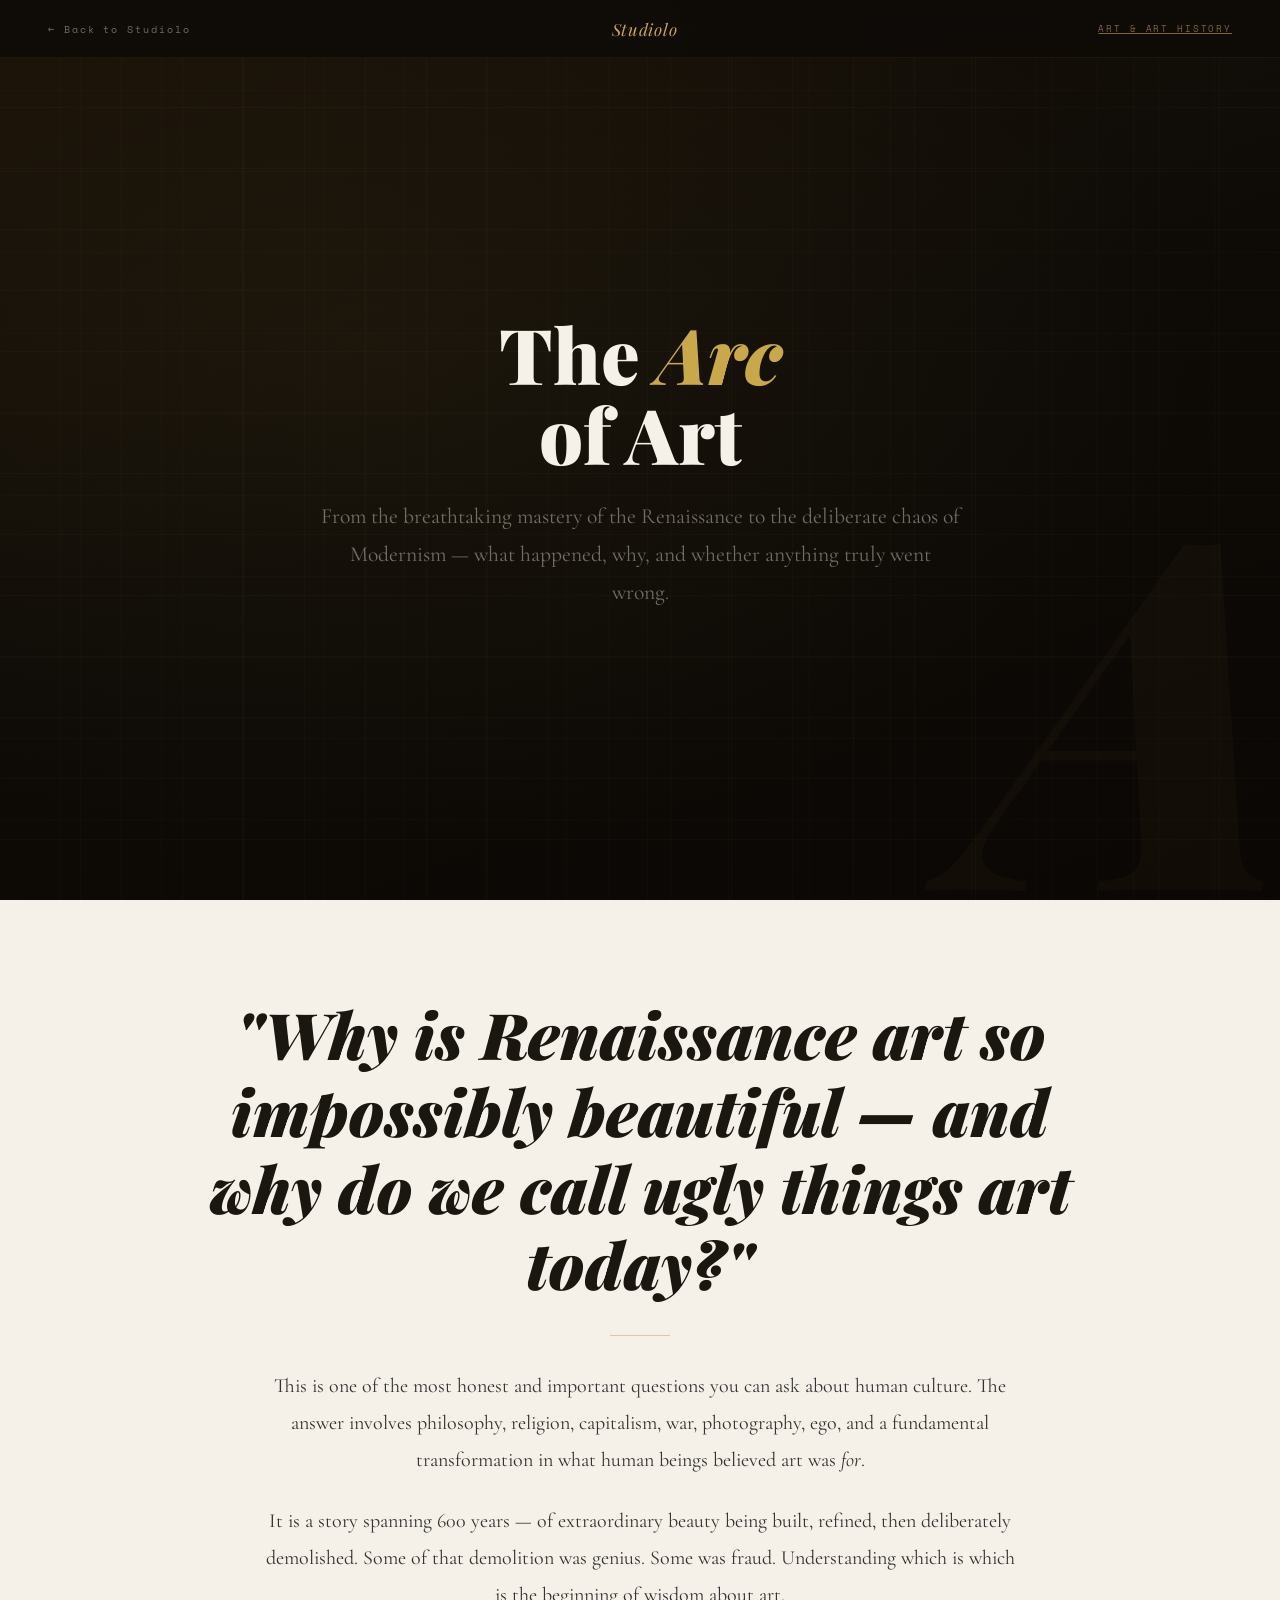
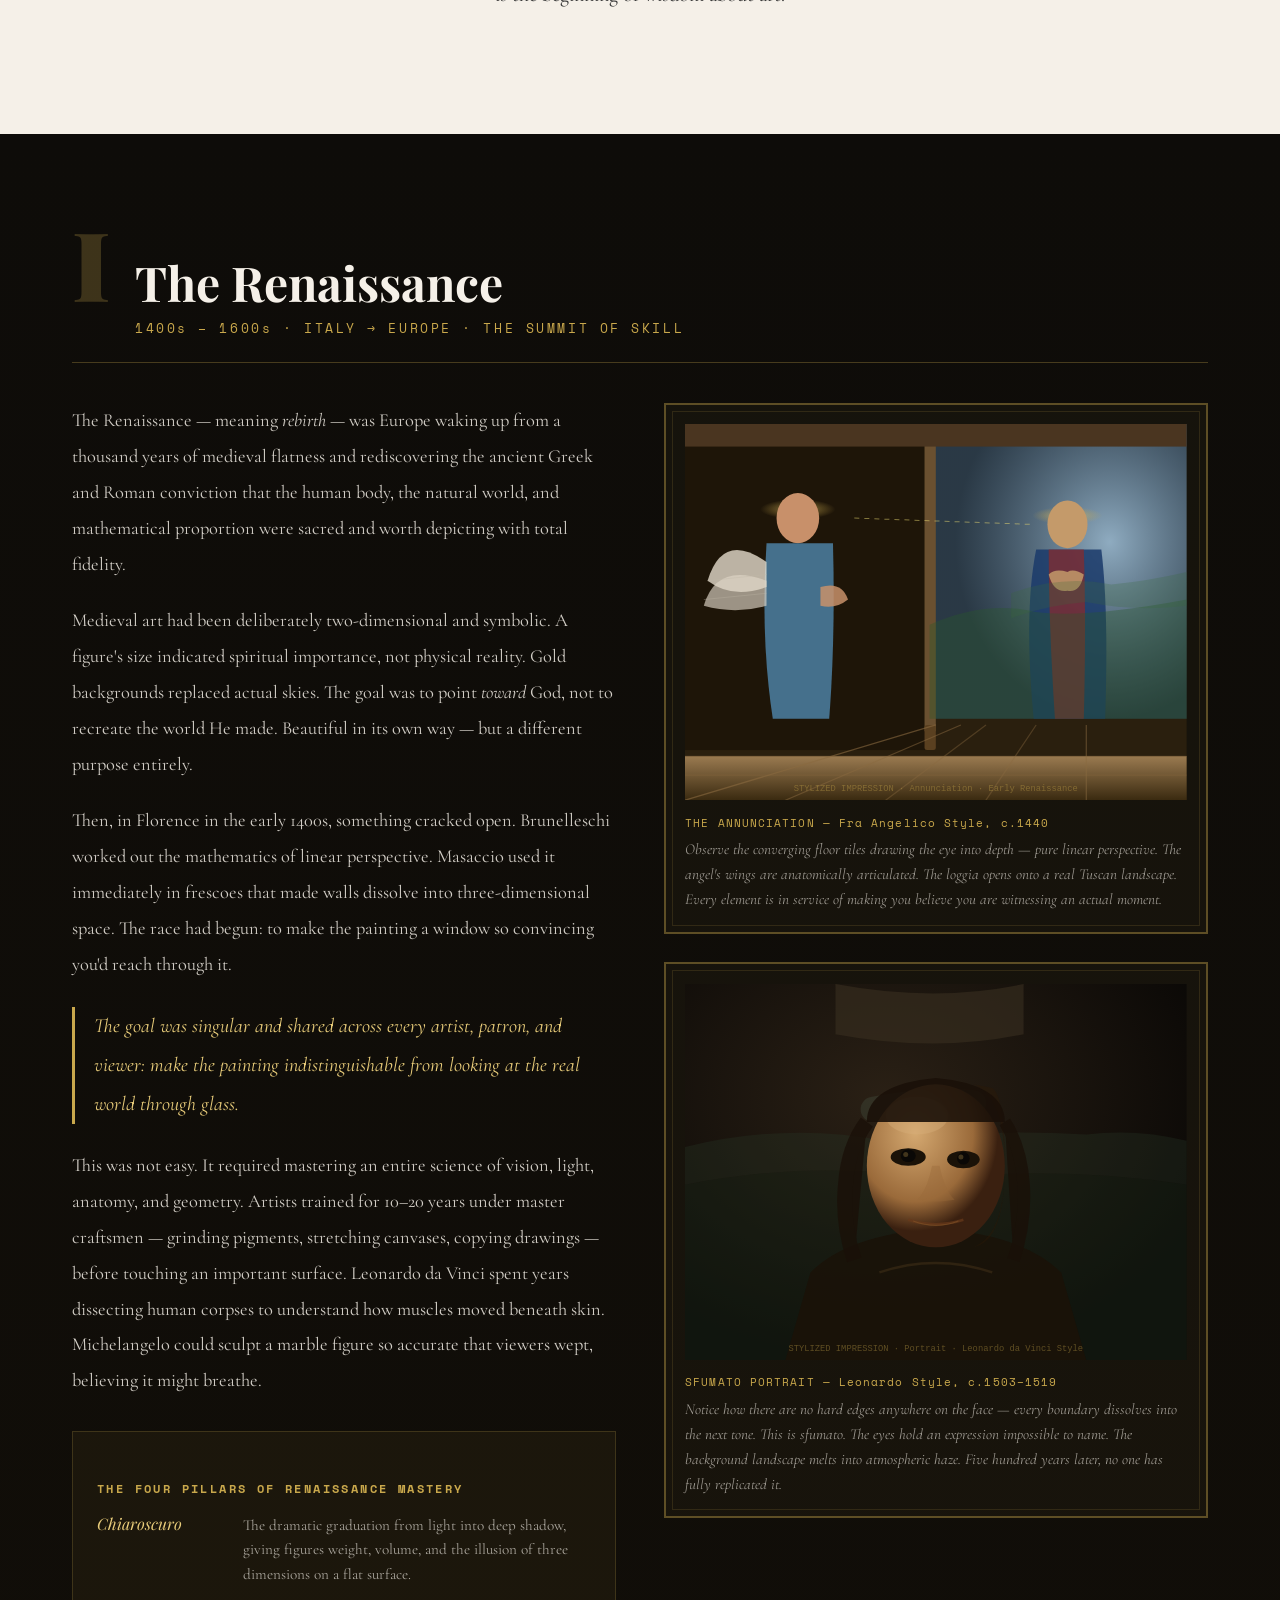
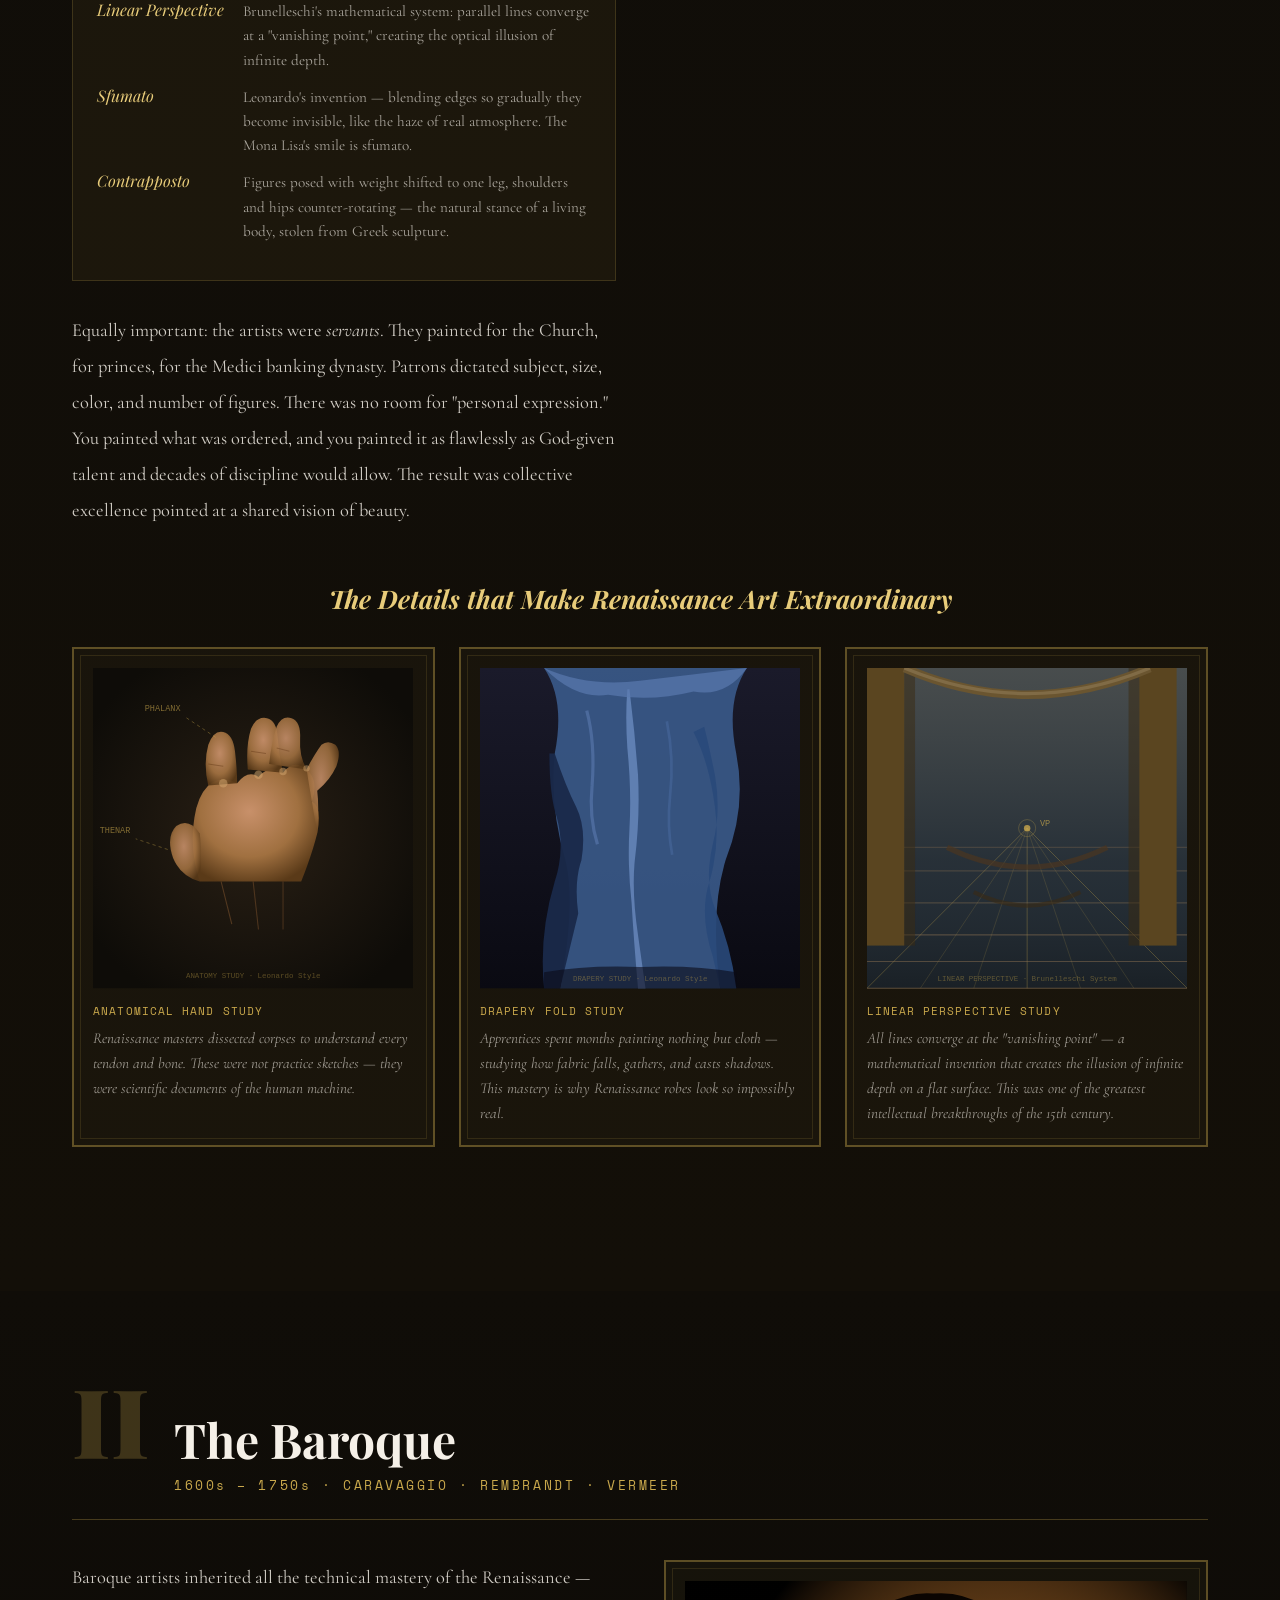
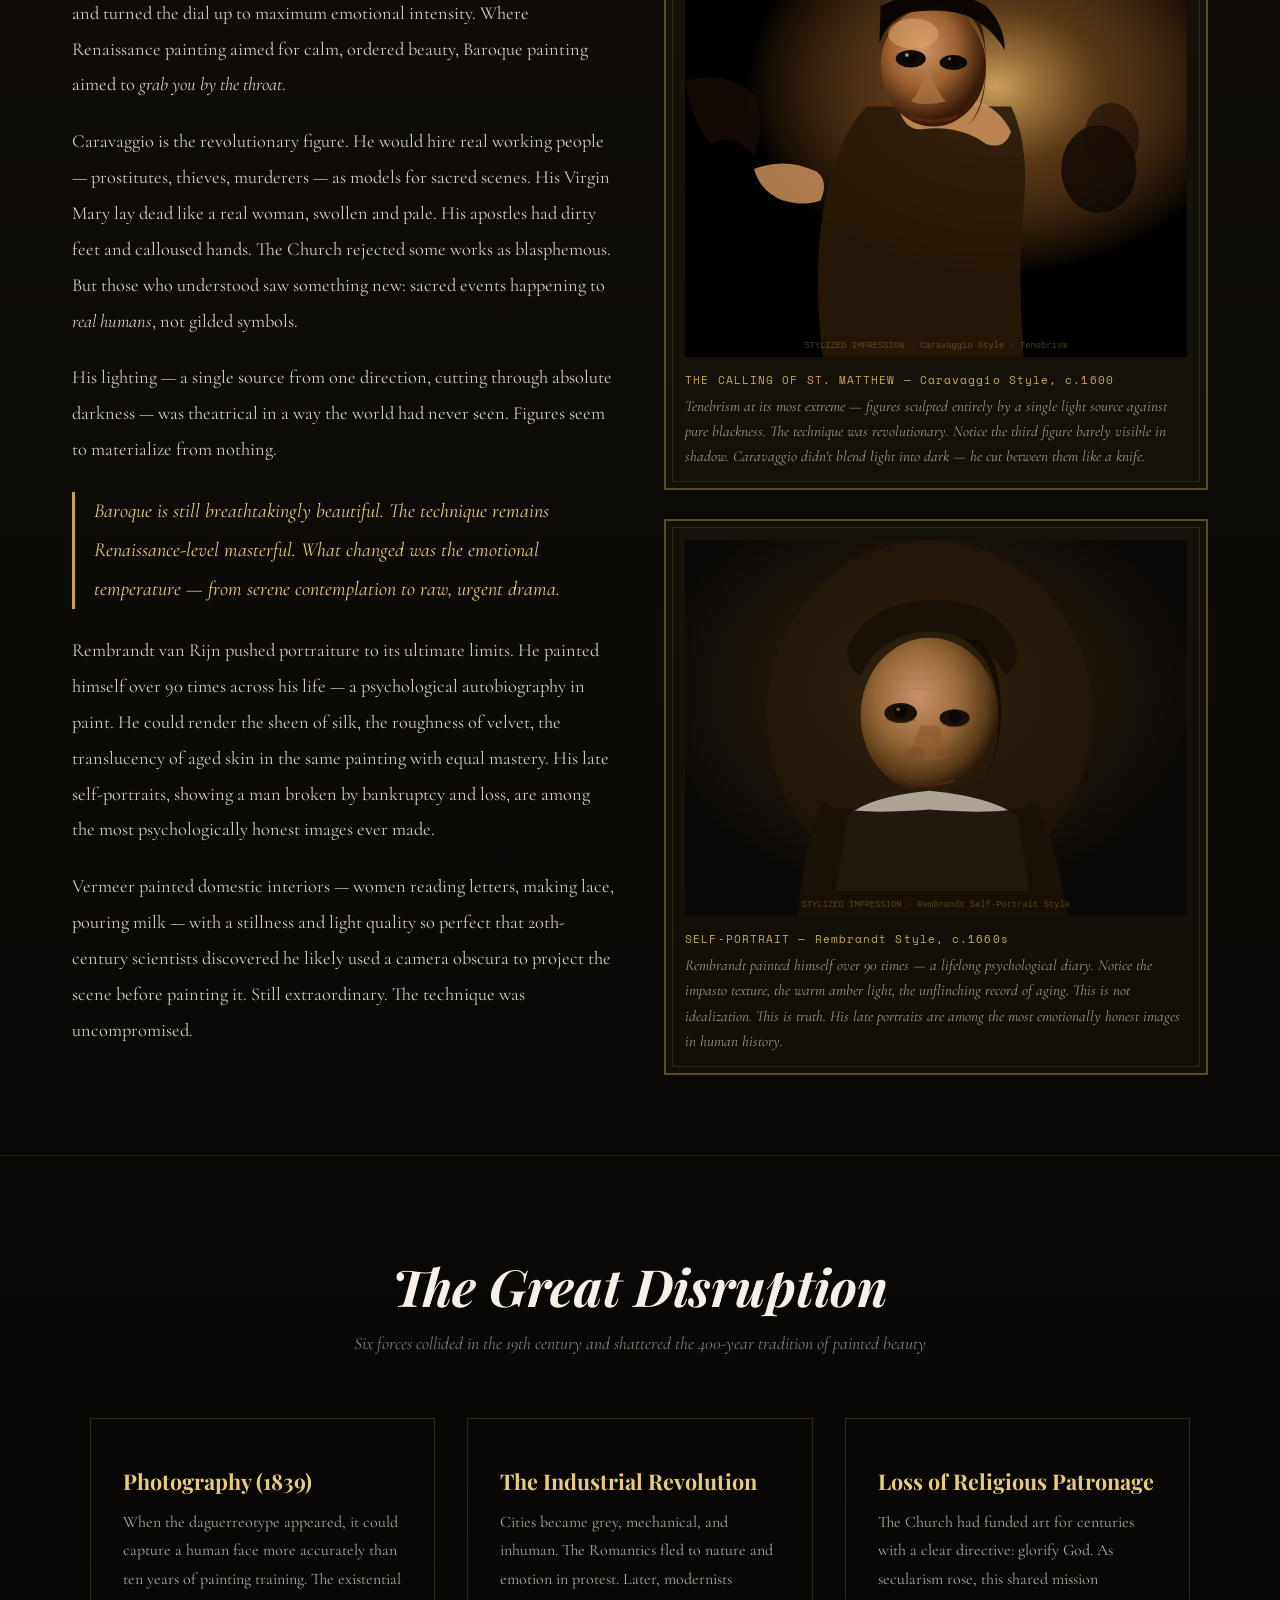
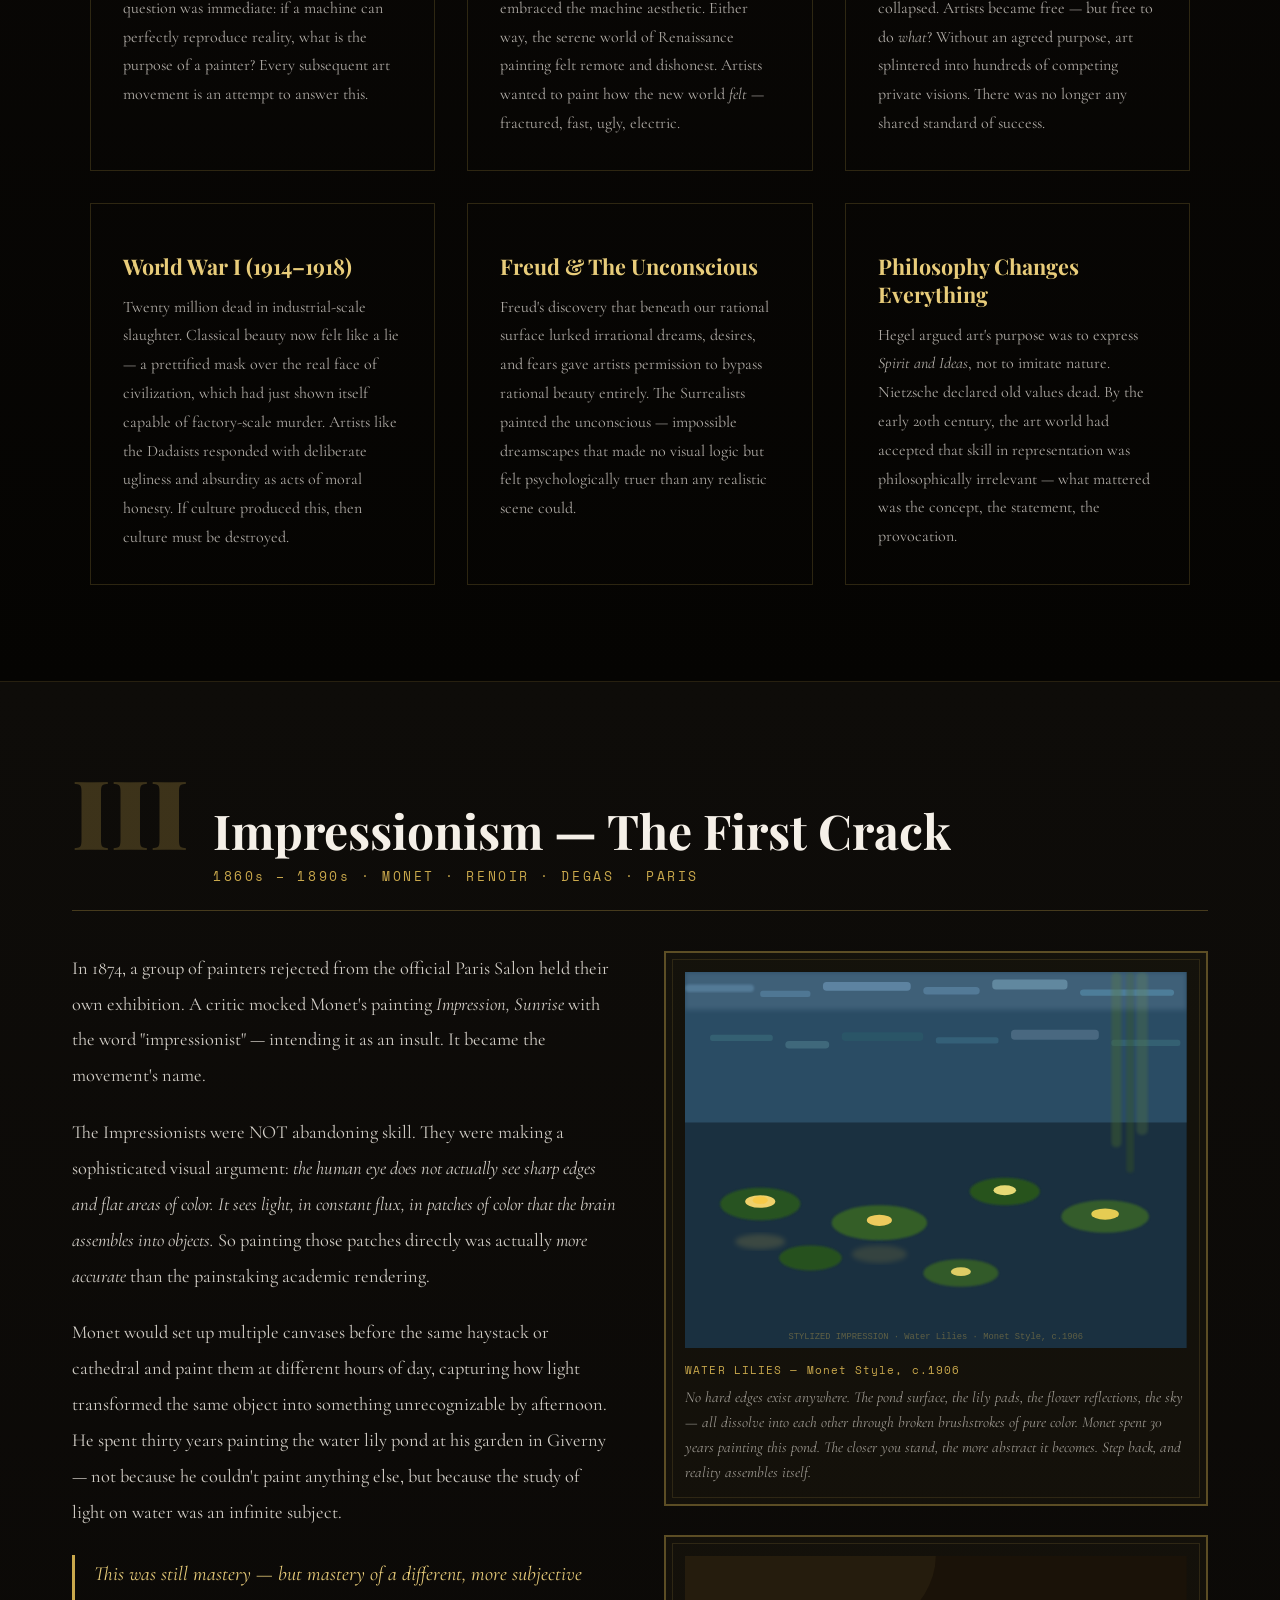
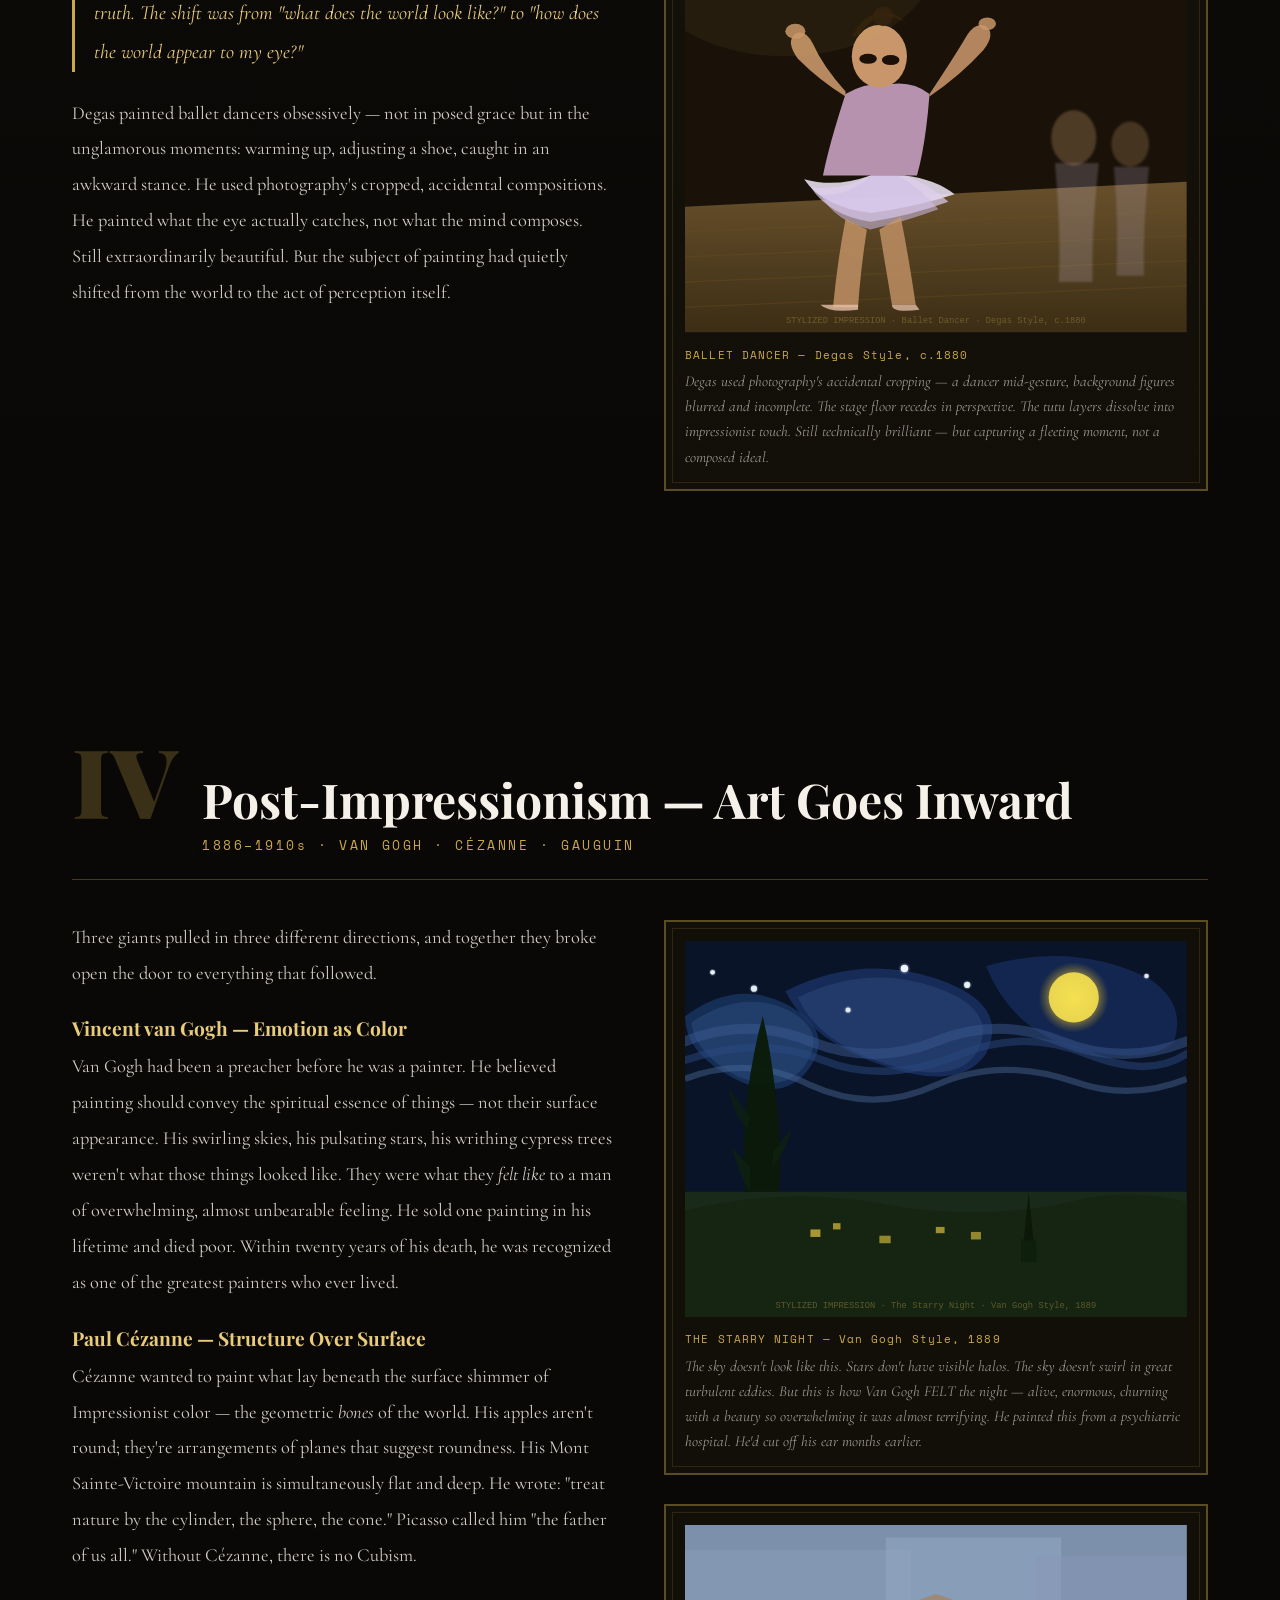
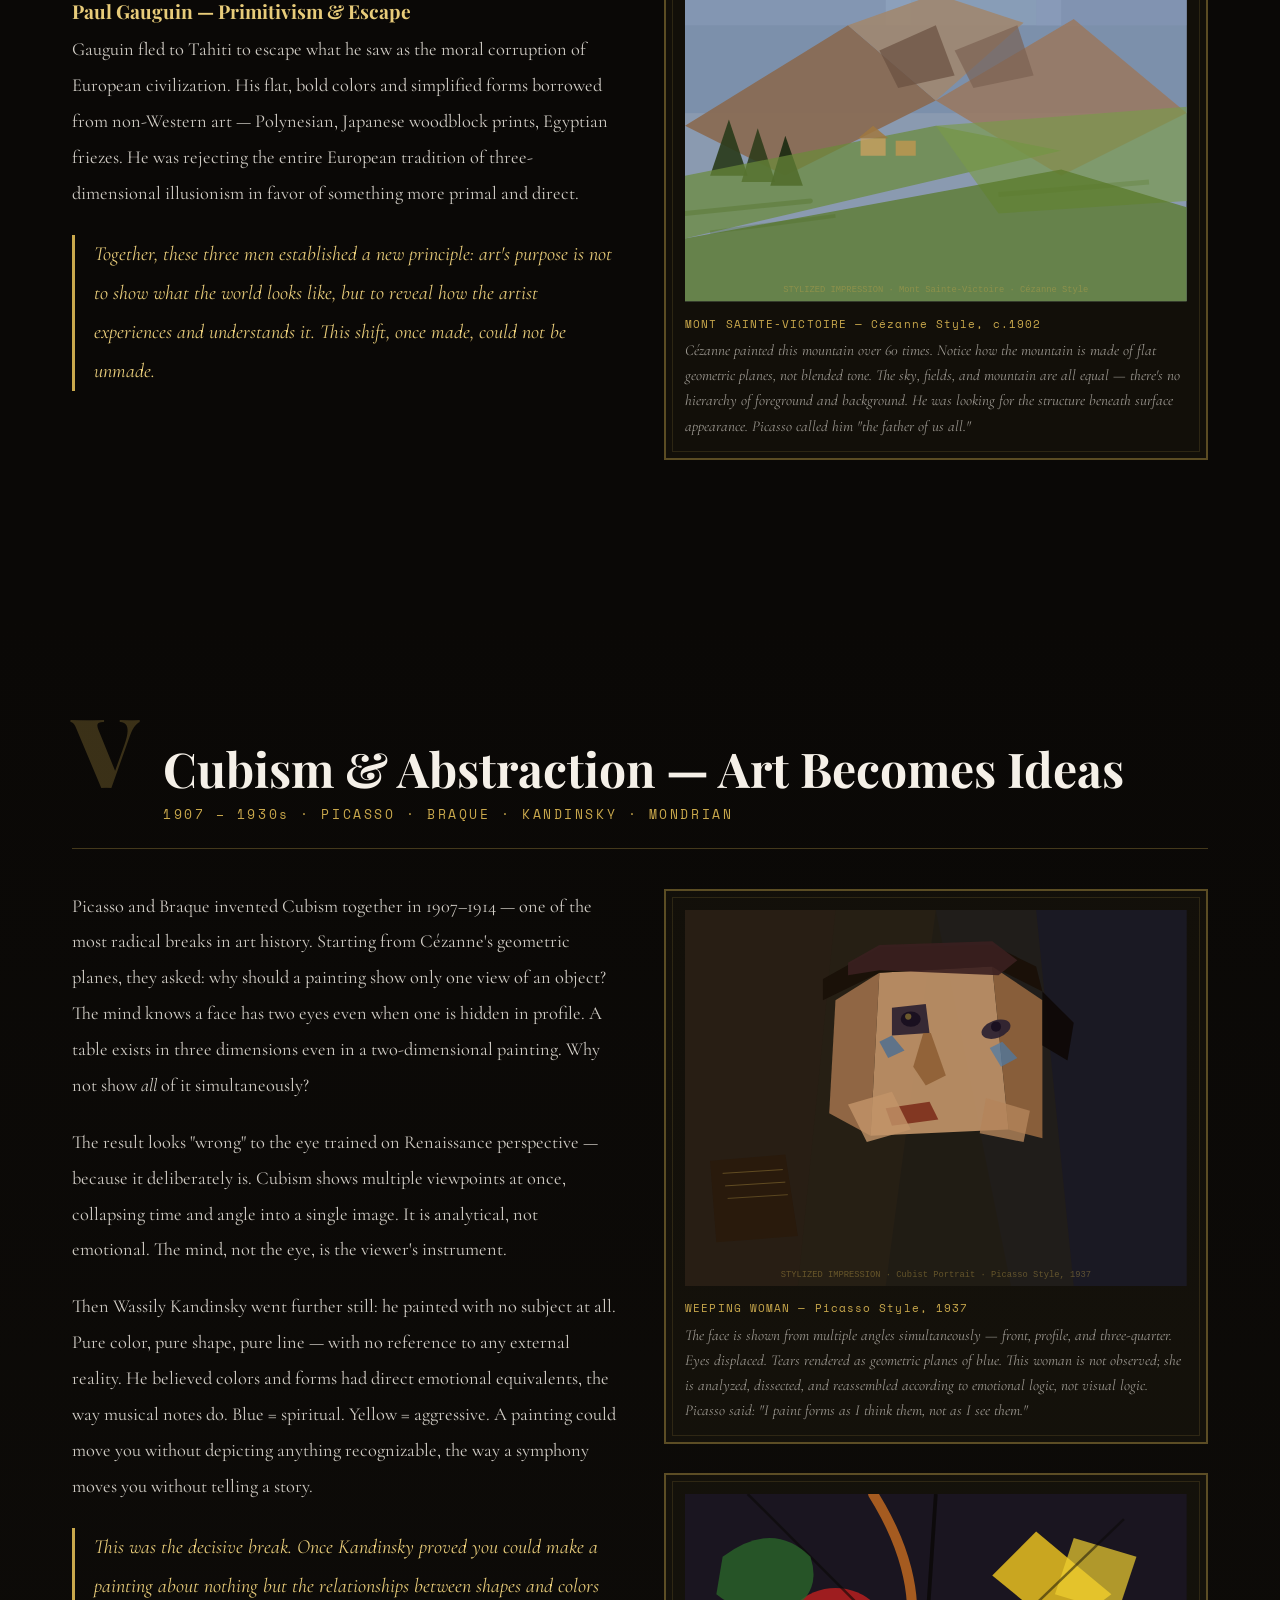
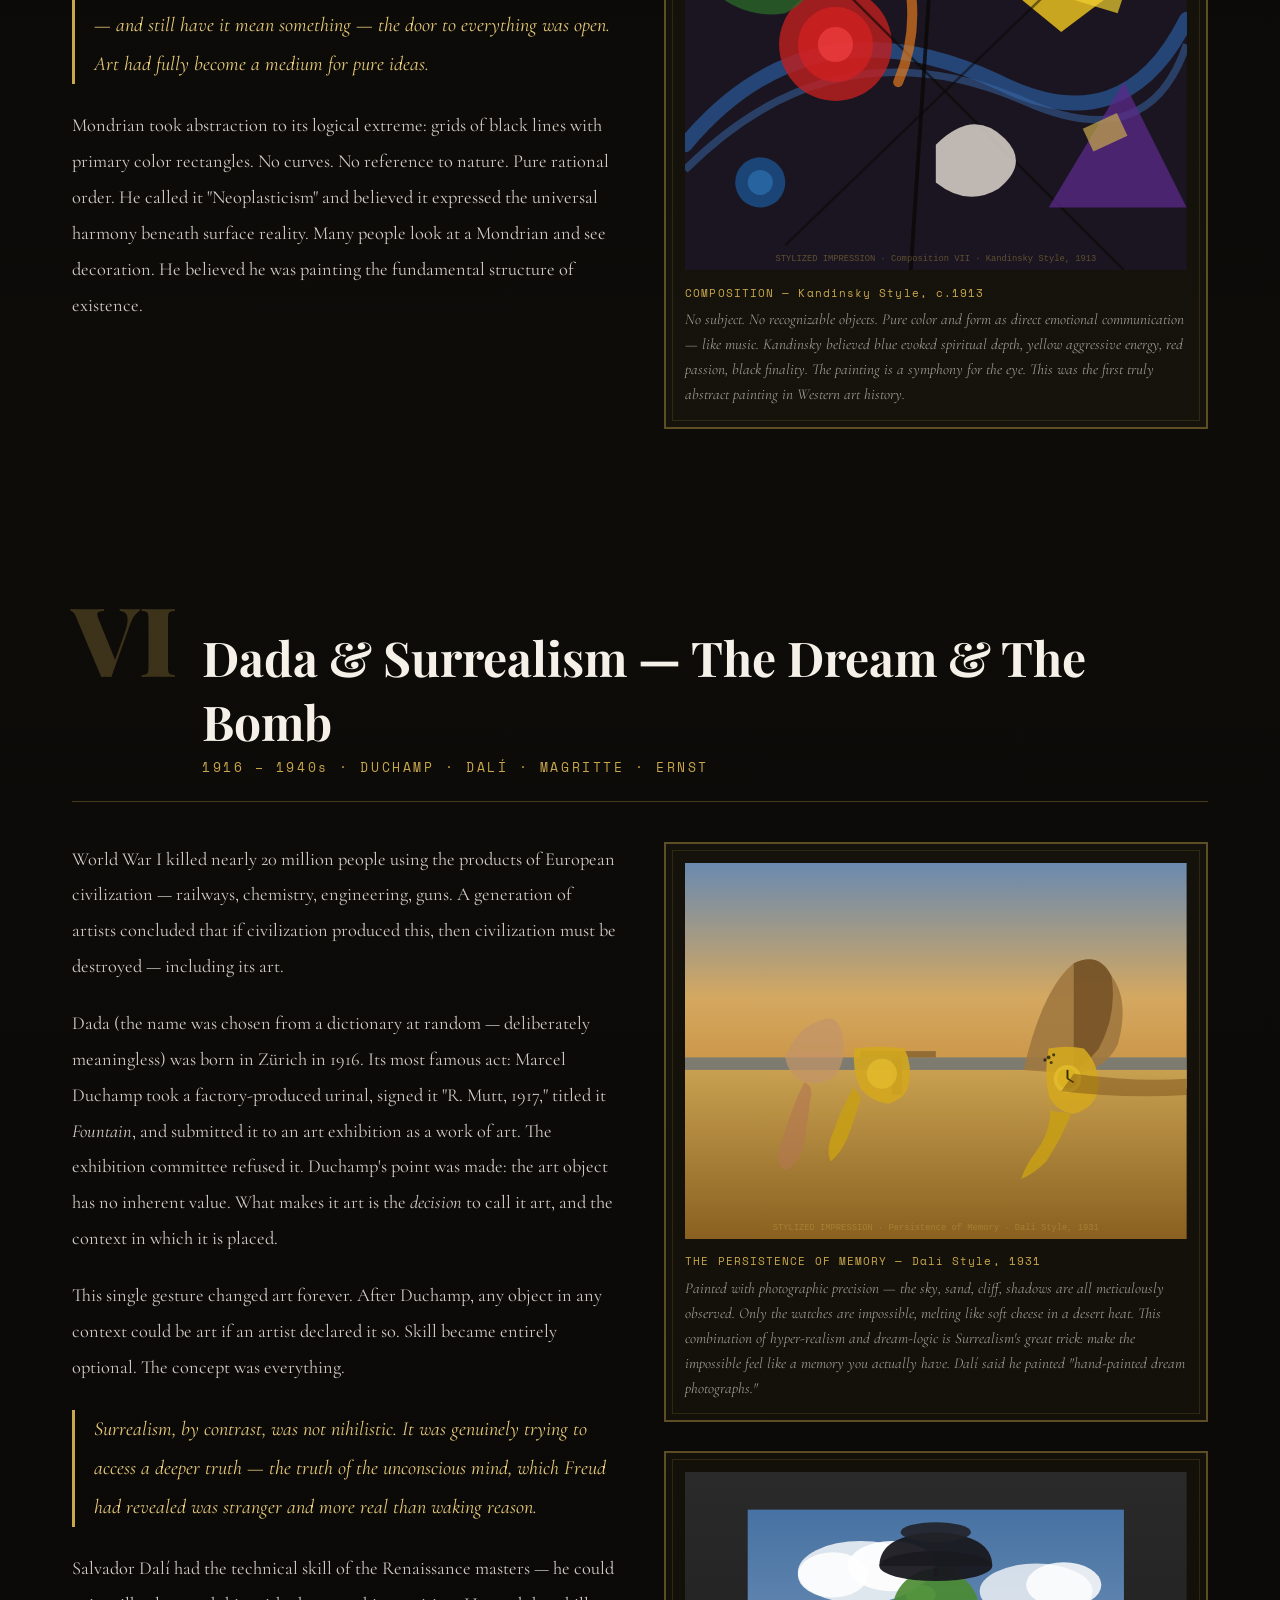
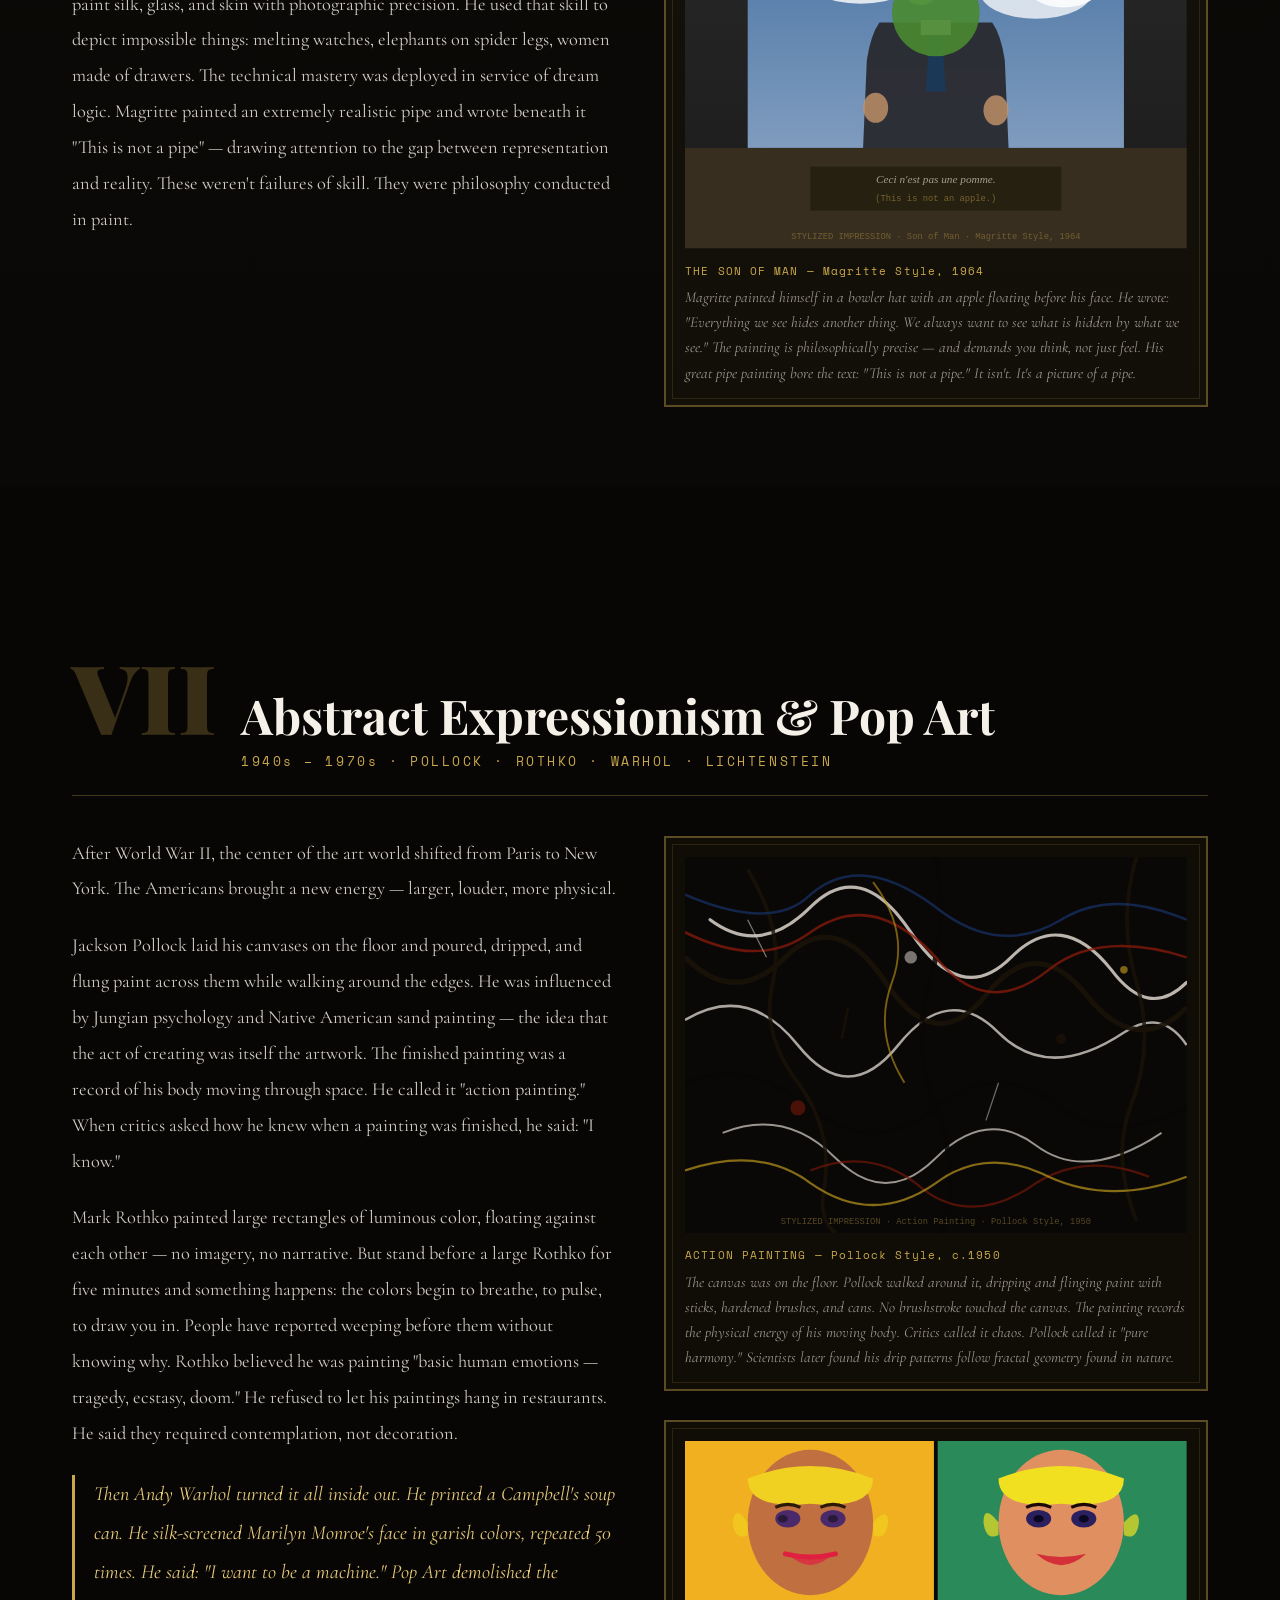
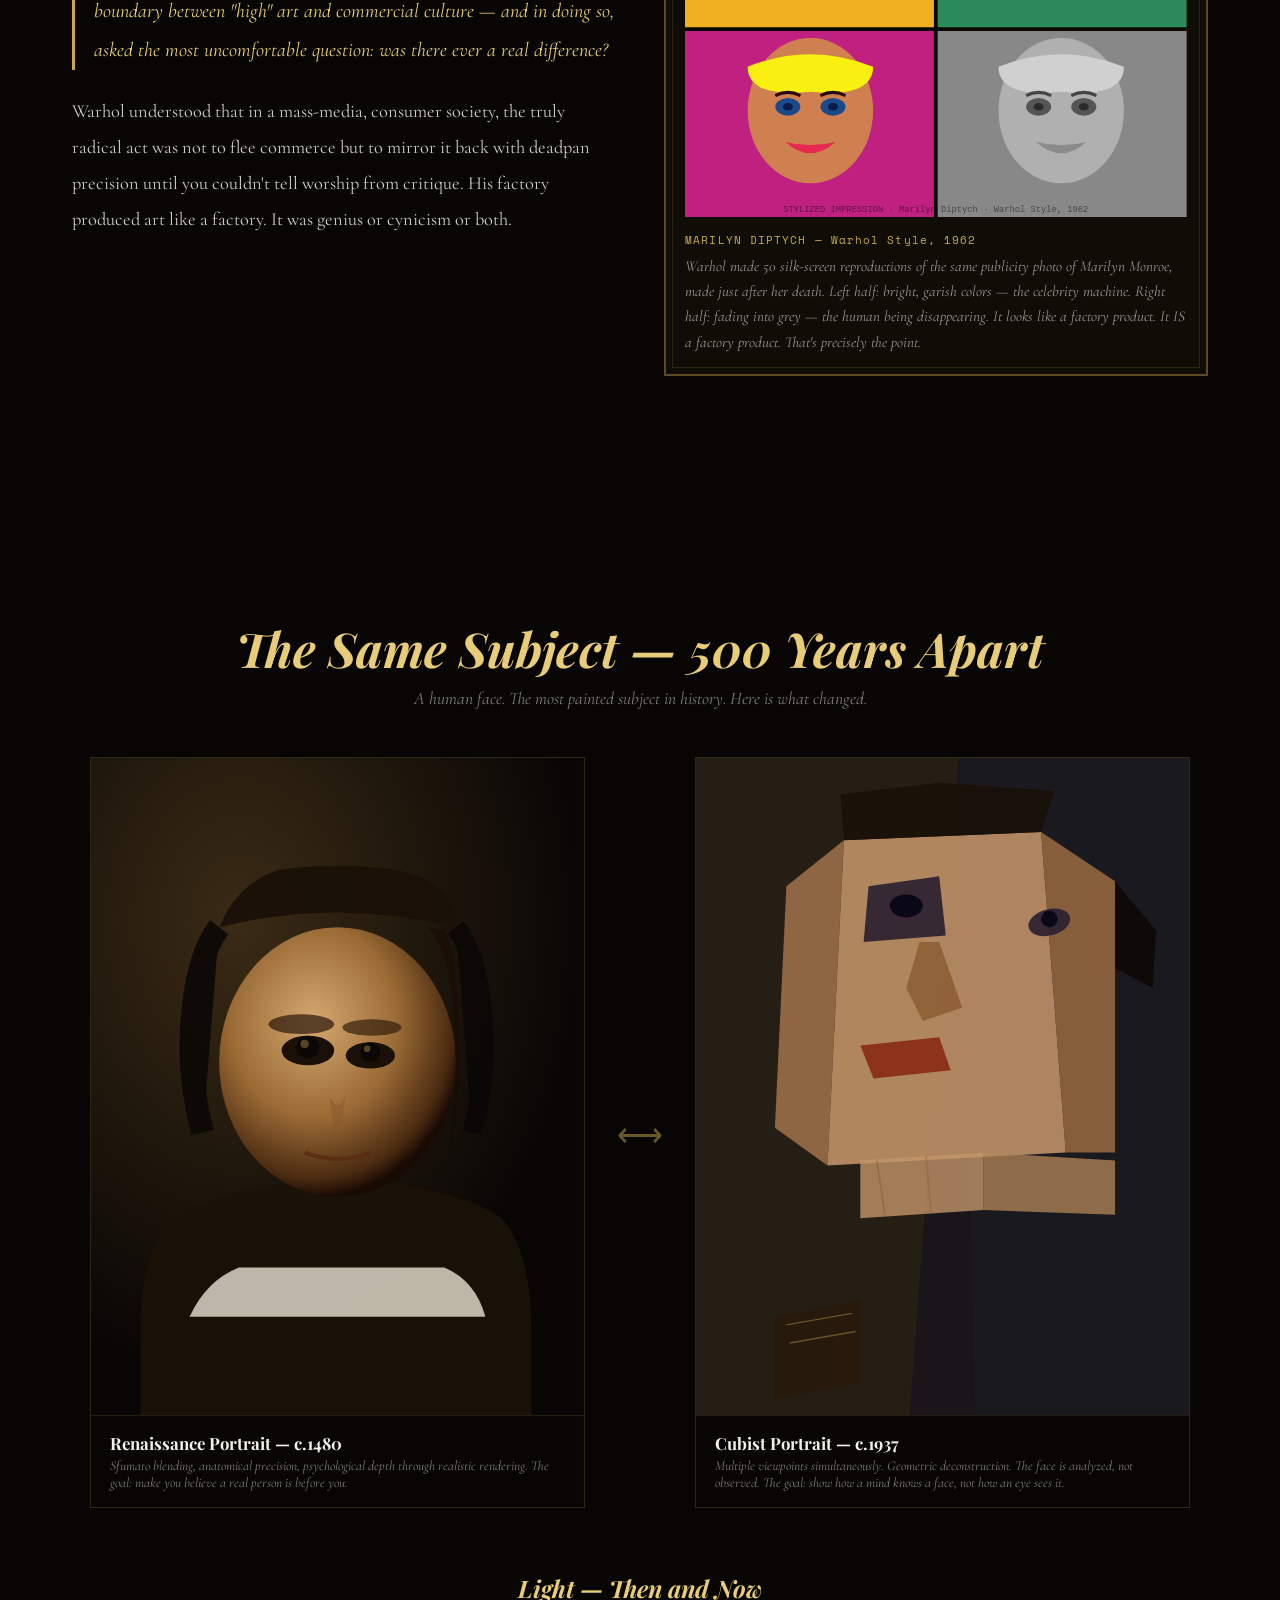
<file: articles/art/art-history.html>
<!DOCTYPE html>
<html lang="en">
<head>
<meta charset="UTF-8">
<meta name="viewport" content="width=device-width, initial-scale=1.0">
<title>The Arc of Art — Studiolo · Jeevan Kumar</title>
<link href="https://fonts.googleapis.com/css2?family=Playfair+Display:ital,wght@0,400;0,700;0,900;1,400;1,700&family=Cormorant+Garamond:ital,wght@0,300;0,400;0,600;1,300;1,400&family=Space+Mono:wght@400;700&display=swap" rel="stylesheet">
<style>
  /* ── PROGRESS BAR ── */
  #progress-bar {
    position: fixed; top: 0; left: 0; z-index: 300;
    height: 2px; width: 0%;
    background: linear-gradient(90deg,
      rgba(201,168,76,0.1), #c9a84c, #e8cc7a, #c9a84c, rgba(201,168,76,0.1));
    transition: width 0.08s linear;
    pointer-events: none;
  }

  /* ── TOP NAV ── */
  .top-nav {
    position: fixed; top: 0; left: 0; right: 0; z-index: 200;
    display: flex; align-items: center; justify-content: space-between;
    padding: 1.1rem 3rem;
    background: rgba(14,11,7,0.88);
    backdrop-filter: blur(12px);
    border-bottom: 1px solid rgba(201,168,76,0.08);
  }
  .nav-back {
    font-family: 'Space Mono', monospace;
    font-size: 0.6rem; letter-spacing: 0.2em;
    color: rgba(245,240,232,0.42); text-decoration: none;
    transition: color 0.2s;
  }
  .nav-back:hover { color: #c9a84c; }
  .nav-brand {
    font-family: 'Playfair Display', serif;
    font-size: 1.05rem; font-style: italic;
    color: #c9a84c; text-decoration: none;
    letter-spacing: 0.04em;
  }
  .nav-genre {
    font-family: 'Space Mono', monospace;
    font-size: 0.58rem; letter-spacing: 0.2em;
    color: #c9a84c; opacity: 0.6; text-transform: uppercase;
  }

  :root {
    --gold: #c9a84c;
    --gold-light: #e8cc7a;
    --cream: #f5f0e8;
    --dark: #0e0c09;
    --ink: #1a1610;
    --rust: #8b3a2a;
    --slate: #4a5568;
    --modern-red: #cc2200;
    --modern-blue: #0033cc;
    --modern-yellow: #ffcc00;
  }

  * { margin: 0; padding: 0; box-sizing: border-box; }

  body {
    background: var(--dark);
    color: var(--cream);
    font-family: 'Cormorant Garamond', serif;
    overflow-x: hidden;
  }

  /* ── HERO ── */
  .hero {
    min-height: 100vh;
    display: flex;
    flex-direction: column;
    justify-content: center;
    align-items: center;
    text-align: center;
    padding: 4rem 2rem;
    position: relative;
    background: radial-gradient(ellipse at center, #1a1208 0%, #0e0c09 70%);
    overflow: hidden;
  }

  .hero::before {
    content: '';
    position: absolute;
    inset: 0;
    background: 
      repeating-linear-gradient(0deg, transparent, transparent 60px, rgba(201,168,76,0.03) 60px, rgba(201,168,76,0.03) 61px),
      repeating-linear-gradient(90deg, transparent, transparent 60px, rgba(201,168,76,0.03) 60px, rgba(201,168,76,0.03) 61px);
  }

  .hero-ornament {
    font-size: 1rem;
    letter-spacing: 0.5em;
    color: var(--gold);
    text-transform: uppercase;
    font-family: 'Space Mono', monospace;
    margin-bottom: 2rem;
    opacity: 0;
    animation: fadeUp 1s ease 0.3s forwards;
  }

  .hero h1 {
    font-family: 'Playfair Display', serif;
    font-size: clamp(3rem, 8vw, 7rem);
    font-weight: 900;
    line-height: 1;
    color: var(--cream);
    opacity: 0;
    animation: fadeUp 1s ease 0.6s forwards;
    margin-bottom: 1rem;
  }

  .hero h1 em { font-style: italic; color: var(--gold); }

  .hero-sub {
    font-size: clamp(1.1rem, 2vw, 1.5rem);
    color: rgba(245,240,232,0.6);
    max-width: 650px;
    line-height: 1.7;
    opacity: 0;
    animation: fadeUp 1s ease 0.9s forwards;
    margin-bottom: 3rem;
  }

  .scroll-hint {
    font-family: 'Space Mono', monospace;
    font-size: 0.75rem;
    color: var(--gold);
    letter-spacing: 0.3em;
    opacity: 0;
    animation: fadeUp 1s ease 1.2s forwards, pulse 2s ease 2s infinite;
  }

  /* ── BIG QUESTION ── */
  .big-question {
    background: var(--cream);
    color: var(--ink);
    padding: 6rem 2rem;
    text-align: center;
  }

  .big-question h2 {
    font-family: 'Playfair Display', serif;
    font-size: clamp(2rem, 5vw, 4rem);
    font-weight: 900;
    font-style: italic;
    max-width: 900px;
    margin: 0 auto 2rem;
    line-height: 1.2;
  }

  .big-question p {
    font-size: 1.25rem;
    max-width: 760px;
    margin: 0 auto 1.5rem;
    line-height: 1.85;
    color: #333;
  }

  /* ── ERA SECTIONS ── */
  .era {
    padding: 5rem 2rem;
    max-width: 1200px;
    margin: 0 auto;
  }

  .era-header {
    display: flex;
    align-items: baseline;
    gap: 1.5rem;
    margin-bottom: 2.5rem;
    border-bottom: 1px solid rgba(201,168,76,0.3);
    padding-bottom: 1.5rem;
  }

  .era-number {
    font-family: 'Playfair Display', serif;
    font-size: 6rem;
    font-weight: 900;
    color: var(--gold);
    opacity: 0.25;
    line-height: 1;
    flex-shrink: 0;
  }

  .era-title-block h2 {
    font-family: 'Playfair Display', serif;
    font-size: clamp(1.8rem, 4vw, 3rem);
    font-weight: 700;
    color: var(--cream);
    margin-bottom: 0.3rem;
  }

  .era-title-block .date-range {
    font-family: 'Space Mono', monospace;
    font-size: 0.8rem;
    color: var(--gold);
    letter-spacing: 0.2em;
  }

  .era-body {
    display: grid;
    grid-template-columns: 1fr 1fr;
    gap: 3rem;
    align-items: start;
  }

  @media (max-width: 768px) {
    .era-body { grid-template-columns: 1fr; }
    .era-number { font-size: 4rem; }
  }

  .era-text p {
    font-size: 1.15rem;
    line-height: 1.95;
    color: rgba(245,240,232,0.85);
    margin-bottom: 1.3rem;
  }

  .era-text .highlight {
    border-left: 3px solid var(--gold);
    padding-left: 1.2rem;
    font-style: italic;
    font-size: 1.25rem;
    color: var(--gold-light);
    margin: 1.5rem 0;
  }

  .era-text h4 {
    font-family: 'Playfair Display', serif;
    font-size: 1.2rem;
    color: var(--gold-light);
    margin: 1.5rem 0 0.5rem;
  }

  /* ── PAINTING GALLERY ── */
  .painting-showcase {
    display: flex;
    flex-direction: column;
    gap: 1.8rem;
  }

  .painting-frame {
    border: 2px solid rgba(201,168,76,0.4);
    padding: 1.2rem;
    position: relative;
    background: rgba(201,168,76,0.04);
  }

  .painting-frame::before {
    content: '';
    position: absolute;
    inset: 6px;
    border: 1px solid rgba(201,168,76,0.15);
    pointer-events: none;
  }

  .painting-visual {
    width: 100%;
    aspect-ratio: 4/3;
    margin-bottom: 0.9rem;
    position: relative;
    overflow: hidden;
  }

  .painting-visual svg {
    width: 100%;
    height: 100%;
    position: absolute;
    inset: 0;
  }

  .painting-caption {
    font-family: 'Space Mono', monospace;
    font-size: 0.68rem;
    color: var(--gold);
    letter-spacing: 0.1em;
    margin-bottom: 0.4rem;
  }

  .painting-desc {
    font-size: 0.95rem;
    color: rgba(245,240,232,0.6);
    line-height: 1.65;
    font-style: italic;
  }

  /* ── TECHNIQUE BOX ── */
  .technique-box {
    background: rgba(201,168,76,0.06);
    border: 1px solid rgba(201,168,76,0.2);
    padding: 1.5rem;
    margin: 2rem 0;
  }

  .technique-box h4 {
    font-family: 'Space Mono', monospace;
    font-size: 0.75rem;
    color: var(--gold);
    letter-spacing: 0.2em;
    margin-bottom: 1rem;
  }

  .technique-item {
    display: flex;
    gap: 1rem;
    margin-bottom: 0.8rem;
    align-items: start;
  }

  .technique-item .t-name {
    font-family: 'Playfair Display', serif;
    font-style: italic;
    color: var(--gold-light);
    white-space: nowrap;
    min-width: 130px;
    font-size: 1rem;
  }

  .technique-item .t-desc {
    font-size: 0.95rem;
    color: rgba(245,240,232,0.65);
    line-height: 1.6;
  }

  /* ── FULL WIDTH PAINTING ── */
  .full-painting-section {
    padding: 4rem 2rem;
    max-width: 1200px;
    margin: 0 auto;
  }

  .full-painting-section h3 {
    font-family: 'Playfair Display', serif;
    font-size: 1.6rem;
    color: var(--gold-light);
    margin-bottom: 2rem;
    font-style: italic;
    text-align: center;
  }

  .paintings-row {
    display: grid;
    grid-template-columns: repeat(3, 1fr);
    gap: 1.5rem;
  }

  @media (max-width: 768px) {
    .paintings-row { grid-template-columns: 1fr; }
  }

  .paintings-row-2 {
    display: grid;
    grid-template-columns: repeat(2, 1fr);
    gap: 1.5rem;
    margin-top: 1.5rem;
  }

  @media (max-width: 600px) {
    .paintings-row-2 { grid-template-columns: 1fr; }
  }

  /* ── KEY FACTORS SECTION ── */
  .factors-section {
    background: #07050300;
    padding: 6rem 2rem;
    border-top: 1px solid rgba(201,168,76,0.15);
    border-bottom: 1px solid rgba(201,168,76,0.15);
    background: linear-gradient(180deg, #0a0806 0%, #050402 100%);
  }

  .factors-section h2 {
    font-family: 'Playfair Display', serif;
    font-size: clamp(2rem, 4vw, 3.5rem);
    text-align: center;
    margin-bottom: 0.8rem;
    font-style: italic;
  }

  .factors-section .section-sub {
    text-align: center;
    color: rgba(245,240,232,0.5);
    font-size: 1.1rem;
    margin-bottom: 4rem;
    font-style: italic;
  }

  .factors-grid {
    display: grid;
    grid-template-columns: repeat(auto-fit, minmax(290px, 1fr));
    gap: 2rem;
    max-width: 1100px;
    margin: 0 auto;
  }

  .factor-card {
    border: 1px solid rgba(201,168,76,0.2);
    padding: 2rem;
    transition: border-color 0.3s;
  }

  .factor-card:hover { border-color: rgba(201,168,76,0.5); }

  .factor-icon { font-size: 2.5rem; margin-bottom: 1rem; display: block; }

  .factor-card h3 {
    font-family: 'Playfair Display', serif;
    font-size: 1.35rem;
    color: var(--gold-light);
    margin-bottom: 0.8rem;
  }

  .factor-card p {
    font-size: 1rem;
    line-height: 1.8;
    color: rgba(245,240,232,0.7);
  }

  /* ── QUOTE DIVIDER ── */
  .quote-divider {
    padding: 5rem 2rem;
    text-align: center;
    max-width: 900px;
    margin: 0 auto;
  }

  .quote-divider blockquote {
    font-family: 'Playfair Display', serif;
    font-size: clamp(1.4rem, 3vw, 2.2rem);
    font-style: italic;
    line-height: 1.5;
    color: var(--cream);
    margin-bottom: 1.5rem;
    position: relative;
    padding: 0 3rem;
  }

  .quote-divider blockquote::before,
  .quote-divider blockquote::after {
    content: '"';
    font-size: 6rem;
    color: var(--gold);
    opacity: 0.3;
    position: absolute;
    line-height: 1;
  }

  .quote-divider blockquote::before { top: -1rem; left: 0; }
  .quote-divider blockquote::after { content: '"'; bottom: -3rem; right: 0; }
  .quote-divider cite { font-family: 'Space Mono', monospace; font-size: 0.8rem; color: var(--gold); letter-spacing: 0.2em; font-style: normal; }

  /* ── SIDE BY SIDE COMPARISON ── */
  .comparison-section {
    padding: 5rem 2rem;
    background: #080604;
  }

  .comparison-section h2 {
    font-family: 'Playfair Display', serif;
    font-size: clamp(1.8rem, 4vw, 3rem);
    text-align: center;
    margin-bottom: 0.5rem;
    font-style: italic;
    color: var(--gold-light);
  }

  .comparison-section .comp-sub {
    text-align: center;
    color: rgba(245,240,232,0.5);
    font-style: italic;
    margin-bottom: 3rem;
    font-size: 1.1rem;
  }

  .comp-grid {
    display: grid;
    grid-template-columns: 1fr auto 1fr;
    gap: 2rem;
    max-width: 1100px;
    margin: 0 auto 4rem;
    align-items: center;
  }

  @media (max-width: 700px) {
    .comp-grid { grid-template-columns: 1fr; }
  }

  .comp-vs {
    font-family: 'Playfair Display', serif;
    font-size: 2rem;
    color: var(--gold);
    opacity: 0.5;
    text-align: center;
  }

  .comp-card { border: 1px solid rgba(201,168,76,0.2); overflow: hidden; }

  .comp-visual {
    width: 100%;
    aspect-ratio: 3/4;
    position: relative;
    overflow: hidden;
  }

  .comp-visual svg { width: 100%; height: 100%; position: absolute; inset: 0; }

  .comp-label {
    padding: 1rem 1.2rem;
    border-top: 1px solid rgba(201,168,76,0.15);
  }

  .comp-label h4 { font-family: 'Playfair Display', serif; font-size: 1.05rem; color: var(--cream); margin-bottom: 0.2rem; }
  .comp-label p { font-size: 0.85rem; color: rgba(245,240,232,0.5); font-style: italic; }

  /* ── TIMELINE ── */
  .timeline-section {
    padding: 6rem 2rem;
    max-width: 900px;
    margin: 0 auto;
  }

  .timeline-section h2 {
    font-family: 'Playfair Display', serif;
    font-size: clamp(1.8rem, 4vw, 3rem);
    text-align: center;
    margin-bottom: 4rem;
    font-style: italic;
    color: var(--gold-light);
  }

  .timeline { position: relative; padding-left: 2rem; }

  .timeline::before {
    content: '';
    position: absolute;
    left: 0; top: 0; bottom: 0;
    width: 1px;
    background: linear-gradient(to bottom, var(--gold), rgba(201,168,76,0.1));
  }

  .timeline-item { position: relative; padding: 0 0 3.5rem 2.5rem; }

  .timeline-item::before {
    content: '';
    position: absolute;
    left: -4px; top: 6px;
    width: 8px; height: 8px;
    background: var(--gold);
    border-radius: 50%;
  }

  .timeline-item .t-date { font-family: 'Space Mono', monospace; font-size: 0.75rem; color: var(--gold); letter-spacing: 0.2em; margin-bottom: 0.4rem; }
  .timeline-item h3 { font-family: 'Playfair Display', serif; font-size: 1.5rem; margin-bottom: 0.6rem; color: var(--cream); }
  .timeline-item p { font-size: 1rem; line-height: 1.8; color: rgba(245,240,232,0.65); }

  .timeline-item .t-tag {
    display: inline-block;
    font-family: 'Space Mono', monospace;
    font-size: 0.65rem;
    padding: 0.2rem 0.6rem;
    margin-top: 0.6rem;
    letter-spacing: 0.1em;
  }

  .tag-beauty { border: 1px solid var(--gold); color: var(--gold); }
  .tag-shift { border: 1px solid #7a9a6a; color: #7a9a6a; }
  .tag-break { border: 1px solid var(--rust); color: var(--rust); }
  .tag-idea { border: 1px solid #888; color: #888; }

  /* ── VERDICT ── */
  .verdict {
    background: var(--cream);
    color: var(--ink);
    padding: 7rem 2rem;
  }

  .verdict-inner { max-width: 820px; margin: 0 auto; }

  .verdict h2 {
    font-family: 'Playfair Display', serif;
    font-size: clamp(2rem, 5vw, 3.5rem);
    font-weight: 900;
    margin-bottom: 2.5rem;
    line-height: 1.2;
  }

  .verdict h2 em { color: var(--rust); font-style: italic; }

  .verdict p { font-size: 1.2rem; line-height: 1.95; margin-bottom: 1.5rem; color: #2a2a2a; }

  .verdict h3 {
    font-family: 'Playfair Display', serif;
    font-size: 1.5rem;
    margin: 2.5rem 0 1rem;
    color: var(--rust);
    font-style: italic;
  }

  .verdict .answer-box {
    border-left: 5px solid var(--rust);
    padding: 1.5rem 2rem;
    background: rgba(139,58,42,0.07);
    margin: 2.5rem 0;
    font-size: 1.2rem;
    font-style: italic;
    line-height: 1.8;
  }

  .verdict .gold-box {
    border-left: 5px solid var(--gold);
    padding: 1.5rem 2rem;
    background: rgba(201,168,76,0.07);
    margin: 2.5rem 0;
    font-size: 1.2rem;
    font-style: italic;
    line-height: 1.8;
    color: #2a2010;
  }

  /* ── FOOTER ── */
  .footer {
    padding: 3rem 2rem;
    text-align: center;
    border-top: 1px solid rgba(201,168,76,0.15);
  }

  .footer p { font-family: 'Space Mono', monospace; font-size: 0.75rem; color: rgba(245,240,232,0.3); letter-spacing: 0.2em; }

  .separator { width: 60px; height: 1px; background: var(--gold); margin: 2rem auto; opacity: 0.5; }

  @keyframes fadeUp {
    from { opacity: 0; transform: translateY(30px); }
    to { opacity: 1; transform: translateY(0); }
  }

  @keyframes pulse {
    0%, 100% { opacity: 1; }
    50% { opacity: 0.4; }
  }
</style>
</head>
<body>
<!-- NAV -->
<div id="progress-bar"></div>

<nav class="top-nav">
  <a href="../../index.html" class="nav-back">← Back to Studiolo</a>
  <a href="../../index.html" class="nav-brand">Studiolo</a>
  <a href="../../index.html#art" class="nav-genre">Art &amp; Art History</a>
  <!-- <div class="nav-genre">Art &amp; Art History</div> -->
</nav>

<!-- ════════════════════════════════════════ HERO ════════════════════════════════════════ -->
<section class="hero" style="min-height:100vh; display:flex; flex-direction:column; justify-content:center; align-items:center; padding:10rem 3rem 6rem; position:relative; background:radial-gradient(ellipse at 30% 40%, rgba(201,168,76,0.06) 0%, transparent 65%), linear-gradient(160deg,#1a1208 0%,#0e0b07 50%,#0a0704 100%); overflow:hidden;">
  <div style="position:absolute;inset:0;background:repeating-linear-gradient(0deg,transparent,transparent 80px,rgba(201,168,76,0.025) 80px,rgba(201,168,76,0.025) 81px),repeating-linear-gradient(90deg,transparent,transparent 80px,rgba(201,168,76,0.025) 80px,rgba(201,168,76,0.025) 81px);pointer-events:none;"></div>
  <div style="position:absolute;bottom:-2rem;right:-1rem;font-family:'Playfair Display',serif;font-size:clamp(18rem,38vw,36rem);font-weight:900;font-style:italic;color:rgba(201,168,76,0.03);line-height:1;pointer-events:none;user-select:none;">A</div>
  <div style="position:relative;z-index:1;max-width:820px;text-align:center;">
    <h1 style="font-family:'Playfair Display',serif;font-size:clamp(2.8rem,6vw,5.5rem);font-weight:900;line-height:1.05;color:#f5f0e8;margin-bottom:1.5rem;opacity:0;animation:fadeUp 0.8s ease 0.4s forwards;">The <em style="color:#c9a84c;">Arc</em><br>of Art</h1>
    <p style="font-size:clamp(1.1rem,1.8vw,1.35rem);color:rgba(245,240,232,0.42);line-height:1.75;max-width:640px;margin-bottom:2.5rem;opacity:0;animation:fadeUp 0.8s ease 0.6s forwards;">From the breathtaking mastery of the Renaissance to the deliberate chaos of Modernism — what happened, why, and whether anything truly went wrong.</p>
    <div style="display:flex;gap:2.5rem;flex-wrap:wrap;justify-content:center;opacity:0;animation:fadeUp 0.8s ease 0.8s forwards;"></div>
  </div>
</section>
<!-- ════════════════════════════════════════ BIG QUESTION ════════════════════════════════════════ -->
<section class="big-question">
  <h2>"Why is Renaissance art so impossibly beautiful — and why do we call ugly things art today?"</h2>
  <div class="separator"></div>
  <p>This is one of the most honest and important questions you can ask about human culture. The answer involves philosophy, religion, capitalism, war, photography, ego, and a fundamental transformation in what human beings believed art was <em>for</em>.</p>
  <p>It is a story spanning 600 years — of extraordinary beauty being built, refined, then deliberately demolished. Some of that demolition was genius. Some was fraud. Understanding which is which is the beginning of wisdom about art.</p>
</section>

<!-- ════════════════════════════════════════ ERA I: RENAISSANCE ════════════════════════════════════════ -->
<section style="background: linear-gradient(to bottom, #0e0c09, #130f08);">
  <div class="era">
    <div class="era-header">
      <div class="era-number">I</div>
      <div class="era-title-block">
        <h2>The Renaissance</h2>
        <div class="date-range">1400s – 1600s · ITALY → EUROPE · THE SUMMIT OF SKILL</div>
      </div>
    </div>
    <div class="era-body">
      <div class="era-text">
        <p>The Renaissance — meaning <em>rebirth</em> — was Europe waking up from a thousand years of medieval flatness and rediscovering the ancient Greek and Roman conviction that the human body, the natural world, and mathematical proportion were sacred and worth depicting with total fidelity.</p>
        <p>Medieval art had been deliberately two-dimensional and symbolic. A figure's size indicated spiritual importance, not physical reality. Gold backgrounds replaced actual skies. The goal was to point <em>toward</em> God, not to recreate the world He made. Beautiful in its own way — but a different purpose entirely.</p>
        <p>Then, in Florence in the early 1400s, something cracked open. Brunelleschi worked out the mathematics of linear perspective. Masaccio used it immediately in frescoes that made walls dissolve into three-dimensional space. The race had begun: to make the painting a window so convincing you'd reach through it.</p>
        <p class="highlight">The goal was singular and shared across every artist, patron, and viewer: make the painting indistinguishable from looking at the real world through glass.</p>
        <p>This was not easy. It required mastering an entire science of vision, light, anatomy, and geometry. Artists trained for 10–20 years under master craftsmen — grinding pigments, stretching canvases, copying drawings — before touching an important surface. Leonardo da Vinci spent years dissecting human corpses to understand how muscles moved beneath skin. Michelangelo could sculpt a marble figure so accurate that viewers wept, believing it might breathe.</p>

        <div class="technique-box">
          <h4>THE FOUR PILLARS OF RENAISSANCE MASTERY</h4>
          <div class="technique-item">
            <span class="t-name">Chiaroscuro</span>
            <span class="t-desc">The dramatic graduation from light into deep shadow, giving figures weight, volume, and the illusion of three dimensions on a flat surface.</span>
          </div>
          <div class="technique-item">
            <span class="t-name">Linear Perspective</span>
            <span class="t-desc">Brunelleschi's mathematical system: parallel lines converge at a "vanishing point," creating the optical illusion of infinite depth.</span>
          </div>
          <div class="technique-item">
            <span class="t-name">Sfumato</span>
            <span class="t-desc">Leonardo's invention — blending edges so gradually they become invisible, like the haze of real atmosphere. The Mona Lisa's smile is sfumato.</span>
          </div>
          <div class="technique-item">
            <span class="t-name">Contrapposto</span>
            <span class="t-desc">Figures posed with weight shifted to one leg, shoulders and hips counter-rotating — the natural stance of a living body, stolen from Greek sculpture.</span>
          </div>
        </div>

        <p>Equally important: the artists were <em>servants</em>. They painted for the Church, for princes, for the Medici banking dynasty. Patrons dictated subject, size, color, and number of figures. There was no room for "personal expression." You painted what was ordered, and you painted it as flawlessly as God-given talent and decades of discipline would allow. The result was collective excellence pointed at a shared vision of beauty.</p>
      </div>
      <div class="painting-showcase">

        <!-- Painting 1: Annunciation / Sacred scene -->
        <div class="painting-frame">
          <div class="painting-visual">
            <svg viewBox="0 0 400 300" xmlns="http://www.w3.org/2000/svg">
              <defs>
                <radialGradient id="skyR" cx="70%" cy="40%" r="60%">
                  <stop offset="0%" stop-color="#9abbd4" stop-opacity="0.9"/>
                  <stop offset="100%" stop-color="#2a4a6a" stop-opacity="0.6"/>
                </radialGradient>
                <radialGradient id="haloR" cx="50%" cy="50%" r="50%">
                  <stop offset="0%" stop-color="#e8cc7a" stop-opacity="0.9"/>
                  <stop offset="70%" stop-color="#c9a84c" stop-opacity="0.3"/>
                  <stop offset="100%" stop-color="#c9a84c" stop-opacity="0"/>
                </radialGradient>
                <linearGradient id="floorR" x1="0" y1="0" x2="0" y2="1">
                  <stop offset="0%" stop-color="#9a7a50"/>
                  <stop offset="100%" stop-color="#3a2a10"/>
                </linearGradient>
              </defs>
              <!-- Room interior -->
              <rect width="400" height="300" fill="#2a1f0e"/>
              <!-- Left wall (dark) -->
              <rect x="0" y="0" width="195" height="260" fill="#1e1508"/>
              <!-- Right exterior / open loggia with sky -->
              <rect x="195" y="0" width="205" height="235" fill="url(#skyR)"/>
              <!-- Dividing column -->
              <rect x="191" y="0" width="9" height="245" fill="#6a5030"/>
              <rect x="191" y="240" width="9" height="20" rx="2" fill="#5a4020"/>
              <!-- Architrave top -->
              <rect x="0" y="0" width="400" height="18" fill="#4a3520"/>
              <!-- Floor with perspective tiles -->
              <polygon points="0,265 400,265 400,300 0,300" fill="url(#floorR)"/>
              <!-- Floor tile lines - converging perspective -->
              <line x1="0" y1="300" x2="200" y2="240" stroke="#8a6a40" stroke-width="1" opacity="0.6"/>
              <line x1="80" y1="300" x2="220" y2="240" stroke="#8a6a40" stroke-width="1" opacity="0.5"/>
              <line x1="160" y1="300" x2="240" y2="240" stroke="#8a6a40" stroke-width="1" opacity="0.4"/>
              <line x1="240" y1="300" x2="280" y2="240" stroke="#8a6a40" stroke-width="1" opacity="0.4"/>
              <line x1="320" y1="300" x2="320" y2="240" stroke="#8a6a40" stroke-width="1" opacity="0.5"/>
              <line x1="0" y1="265" x2="400" y2="265" stroke="#8a6a40" stroke-width="1" opacity="0.4"/>
              <line x1="0" y1="280" x2="400" y2="280" stroke="#8a6a40" stroke-width="1" opacity="0.3"/>
              <!-- Halo on angel -->
              <ellipse cx="90" cy="68" rx="30" ry="8" fill="url(#haloR)" opacity="0.8"/>
              <!-- Angel figure -->
              <ellipse cx="90" cy="75" rx="17" ry="20" fill="#c8906a"/>
              <!-- Angel robe -->
              <path d="M 65 95 Q 60 170 70 235 L 115 235 Q 120 170 118 95 Z" fill="#4a7a9b" opacity="0.9"/>
              <!-- Wing left -->
              <path d="M 65 110 Q 30 85 18 125 Q 38 140 65 130 Z" fill="#f0e8d8" opacity="0.75"/>
              <path d="M 65 125 Q 25 110 15 145 Q 40 152 65 145 Z" fill="#e0d8c8" opacity="0.65"/>
              <!-- Wing detail lines -->
              <line x1="18" y1="125" x2="65" y2="120" stroke="#c0b8a8" stroke-width="0.5" opacity="0.6"/>
              <line x1="15" y1="140" x2="65" y2="135" stroke="#c0b8a8" stroke-width="0.5" opacity="0.5"/>
              <!-- Angel hand gesture -->
              <path d="M 108 130 Q 125 125 130 140 Q 120 148 108 145 Z" fill="#c8906a" opacity="0.85"/>
              <!-- Mary halo -->
              <ellipse cx="305" cy="73" rx="28" ry="7" fill="url(#haloR)" opacity="0.8"/>
              <!-- Mary figure -->
              <ellipse cx="305" cy="80" rx="16" ry="19" fill="#c49a6a"/>
              <!-- Mary blue mantle -->
              <path d="M 280 100 Q 270 150 278 235 L 335 235 Q 338 150 332 100 Z" fill="#1a3a6a" opacity="0.85"/>
              <!-- Mary red dress beneath -->
              <path d="M 290 100 Q 290 160 295 235 L 318 235 Q 320 160 318 100 Z" fill="#8b2a2a" opacity="0.7"/>
              <!-- Mary hands (prayer) -->
              <path d="M 290 120 Q 295 115 305 118 Q 310 115 318 120 Q 315 135 305 133 Q 294 135 290 120 Z" fill="#c49a6a" opacity="0.85"/>
              <!-- Light ray / Holy Spirit -->
              <line x1="135" y1="75" x2="275" y2="80" stroke="#e8d870" stroke-width="0.8" opacity="0.5" stroke-dasharray="4,4"/>
              <!-- Distant hills through loggia -->
              <path d="M 195 160 Q 240 140 280 150 Q 320 155 400 140 L 400 235 L 195 235 Z" fill="#2a5a2a" opacity="0.35"/>
              <path d="M 260 135 Q 300 120 340 128 Q 370 125 400 118 L 400 145 Q 360 150 320 142 Q 285 145 260 155 Z" fill="#3a6a3a" opacity="0.25"/>
              <text x="200" y="293" text-anchor="middle" fill="rgba(201,168,76,0.4)" font-size="7" font-family="monospace">STYLIZED IMPRESSION · Annunciation · Early Renaissance</text>
            </svg>
          </div>
          <div class="painting-caption">THE ANNUNCIATION — Fra Angelico Style, c.1440</div>
          <div class="painting-desc">Observe the converging floor tiles drawing the eye into depth — pure linear perspective. The angel's wings are anatomically articulated. The loggia opens onto a real Tuscan landscape. Every element is in service of making you believe you are witnessing an actual moment.</div>
        </div>

        <!-- Painting 2: Portrait -->
        <div class="painting-frame">
          <div class="painting-visual">
            <svg viewBox="0 0 400 300" xmlns="http://www.w3.org/2000/svg">
              <defs>
                <radialGradient id="portBg" cx="40%" cy="30%" r="70%">
                  <stop offset="0%" stop-color="#2a2015"/>
                  <stop offset="100%" stop-color="#0a0806"/>
                </radialGradient>
                <radialGradient id="skinLight" cx="35%" cy="30%" r="60%">
                  <stop offset="0%" stop-color="#d4a870" stop-opacity="1"/>
                  <stop offset="70%" stop-color="#9a6a3a" stop-opacity="1"/>
                  <stop offset="100%" stop-color="#3a2010" stop-opacity="1"/>
                </radialGradient>
              </defs>
              <rect width="400" height="300" fill="url(#portBg)"/>
              <!-- Sfumato background landscape (Mona Lisa style) -->
              <path d="M 0 160 Q 100 140 200 155 Q 300 145 400 160 L 400 300 L 0 300 Z" fill="#1a2a1a" opacity="0.4"/>
              <path d="M 0 130 Q 80 110 160 125 Q 240 115 320 120 Q 360 115 400 125 L 400 160 Q 300 145 200 155 Q 100 140 0 160 Z" fill="#2a3a2a" opacity="0.3"/>
              <path d="M 150 100 Q 200 90 230 95" stroke="#4a5a4a" stroke-width="20" fill="none" opacity="0.3" stroke-linecap="round"/>
              <!-- Veil/gauze at top -->
              <path d="M 120 0 Q 200 15 270 0 L 270 40 Q 200 55 120 40 Z" fill="#3a3020" opacity="0.6"/>
              <!-- Bust / collar -->
              <path d="M 100 230 Q 130 200 200 195 Q 270 200 300 230 L 320 300 L 80 300 Z" fill="#1a1208" opacity="0.9"/>
              <!-- Neckline detail -->
              <path d="M 155 230 Q 200 215 245 230" stroke="#3a2a15" stroke-width="2" fill="none" opacity="0.7"/>
              <!-- Face - sfumato style, light from upper left -->
              <ellipse cx="200" cy="145" rx="55" ry="65" fill="url(#skinLight)"/>
              <!-- Shadow side of face -->
              <path d="M 230 80 Q 255 90 255 145 Q 255 205 230 210 Q 255 200 255 145 Q 255 90 245 83 Z" fill="#2a1a08" opacity="0.45"/>
              <!-- Forehead highlight -->
              <ellipse cx="185" cy="105" rx="25" ry="15" fill="#d8b07a" opacity="0.4"/>
              <!-- Eyes - sfumato softness -->
              <ellipse cx="178" cy="138" rx="14" ry="7" fill="#1a1208"/>
              <ellipse cx="178" cy="137" rx="6" ry="5" fill="#0a0806"/>
              <ellipse cx="176" cy="136" rx="2" ry="2" fill="#c8a050" opacity="0.3"/><!-- catchlight -->
              <ellipse cx="222" cy="140" rx="13" ry="7" fill="#1a1208"/>
              <ellipse cx="222" cy="139" rx="5" ry="5" fill="#0a0806"/>
              <ellipse cx="220" cy="138" rx="2" ry="2" fill="#c8a050" opacity="0.3"/>
              <!-- Nose - sfumato, barely defined edge -->
              <path d="M 197 145 Q 193 165 185 172 Q 195 175 215 172 Q 207 165 203 145" fill="#9a6a3a" opacity="0.4"/>
              <!-- Mouth - enigmatic -->
              <path d="M 178 188 Q 200 195 222 188" stroke="#6a3a1a" stroke-width="2" fill="none" opacity="0.7"/>
              <path d="M 182 189 Q 200 196 218 189" stroke="#8a5a2a" stroke-width="1" fill="none" opacity="0.5"/>
              <!-- Hair - parted center, softly painted -->
              <path d="M 145 110 Q 145 80 200 75 Q 255 80 255 110" fill="#1a1008" opacity="0.9"/>
              <path d="M 145 110 Q 130 130 128 160 Q 125 190 135 220" fill="#1a1008" stroke="#1a1008" stroke-width="12" opacity="0.8" stroke-linejoin="round"/>
              <path d="M 255 110 Q 268 130 270 160 Q 272 190 262 220" fill="#1a1008" stroke="#1a1008" stroke-width="10" opacity="0.8"/>
              <text x="200" y="293" text-anchor="middle" fill="rgba(201,168,76,0.4)" font-size="7" font-family="monospace">STYLIZED IMPRESSION · Portrait · Leonardo da Vinci Style</text>
            </svg>
          </div>
          <div class="painting-caption">SFUMATO PORTRAIT — Leonardo Style, c.1503–1519</div>
          <div class="painting-desc">Notice how there are no hard edges anywhere on the face — every boundary dissolves into the next tone. This is sfumato. The eyes hold an expression impossible to name. The background landscape melts into atmospheric haze. Five hundred years later, no one has fully replicated it.</div>
        </div>

      </div>
    </div>

    <!-- Row of 3 Renaissance details -->
    <div class="full-painting-section" style="padding-top:2rem; padding-left:0; padding-right:0; max-width:100%;">
      <h3>The Details that Make Renaissance Art Extraordinary</h3>
      <div class="paintings-row">

        <!-- Detail 1: Hand study -->
        <div class="painting-frame">
          <div class="painting-visual" style="aspect-ratio:1;">
            <svg viewBox="0 0 300 300" xmlns="http://www.w3.org/2000/svg">
              <defs>
                <radialGradient id="handBg" cx="50%" cy="50%" r="60%">
                  <stop offset="0%" stop-color="#2a2015"/>
                  <stop offset="100%" stop-color="#0e0c08"/>
                </radialGradient>
                <radialGradient id="handSkin" cx="45%" cy="40%" r="65%">
                  <stop offset="0%" stop-color="#c8906a"/>
                  <stop offset="60%" stop-color="#a07040"/>
                  <stop offset="100%" stop-color="#5a3a18"/>
                </radialGradient>
              </defs>
              <rect width="300" height="300" fill="url(#handBg)"/>
              <!-- Hand study - anatomically detailed -->
              <!-- Palm -->
              <path d="M 100 200 Q 90 170 95 140 Q 98 120 108 110 Q 120 100 135 108 Q 145 95 155 102 Q 165 90 178 98 Q 188 85 200 95 Q 212 105 205 125 Q 215 130 210 155 Q 205 175 195 200 Z" fill="url(#handSkin)"/>
              <!-- Thumb -->
              <path d="M 100 200 Q 82 195 75 178 Q 68 158 78 148 Q 90 140 100 155 Q 102 170 100 200 Z" fill="url(#handSkin)" opacity="0.9"/>
              <!-- Index finger -->
              <path d="M 108 110 Q 103 90 108 72 Q 113 58 122 60 Q 131 62 133 78 Q 135 95 135 108 Z" fill="url(#handSkin)" opacity="0.95"/>
              <!-- Middle finger -->
              <path d="M 145 95 Q 143 73 148 57 Q 153 45 163 47 Q 172 49 173 65 Q 174 81 178 98 Z" fill="url(#handSkin)" opacity="0.95"/>
              <!-- Ring finger -->
              <path d="M 165 90 Q 167 70 172 55 Q 177 44 186 47 Q 195 50 194 67 Q 193 82 200 95 Z" fill="url(#handSkin)" opacity="0.9"/>
              <!-- Little finger slightly curled -->
              <path d="M 200 95 Q 208 80 214 72 Q 220 67 227 72 Q 233 78 228 92 Q 222 105 210 115 Q 212 130 210 155 Z" fill="url(#handSkin)" opacity="0.88"/>
              <!-- Knuckle highlights -->
              <circle cx="122" cy="108" r="4" fill="#d4a870" opacity="0.5"/>
              <circle cx="155" cy="100" r="4" fill="#d4a870" opacity="0.5"/>
              <circle cx="178" cy="97" r="3.5" fill="#d4a870" opacity="0.5"/>
              <circle cx="200" cy="94" r="3" fill="#d4a870" opacity="0.45"/>
              <!-- Finger shadows/creases -->
              <line x1="108" y1="90" x2="122" y2="92" stroke="#5a3010" stroke-width="1" opacity="0.4"/>
              <line x1="148" y1="78" x2="162" y2="80" stroke="#5a3010" stroke-width="1" opacity="0.4"/>
              <line x1="172" y1="75" x2="184" y2="78" stroke="#5a3010" stroke-width="1" opacity="0.35"/>
              <!-- Wrist tendon lines -->
              <line x1="120" y1="200" x2="130" y2="240" stroke="#8a5a30" stroke-width="1" opacity="0.5"/>
              <line x1="150" y1="200" x2="155" y2="245" stroke="#8a5a30" stroke-width="1" opacity="0.45"/>
              <line x1="178" y1="200" x2="178" y2="245" stroke="#8a5a30" stroke-width="1" opacity="0.4"/>
              <!-- Annotation lines -->
              <line x1="70" y1="170" x2="40" y2="160" stroke="#c9a84c" stroke-width="0.7" opacity="0.5" stroke-dasharray="3,3"/>
              <text x="35" y="155" fill="rgba(201,168,76,0.6)" font-size="8" font-family="monospace" text-anchor="end">THENAR</text>
              <line x1="115" y1="65" x2="85" y2="45" stroke="#c9a84c" stroke-width="0.7" opacity="0.5" stroke-dasharray="3,3"/>
              <text x="82" y="40" fill="rgba(201,168,76,0.6)" font-size="8" font-family="monospace" text-anchor="end">PHALANX</text>
              <text x="150" y="290" text-anchor="middle" fill="rgba(201,168,76,0.4)" font-size="7" font-family="monospace">ANATOMY STUDY · Leonardo Style</text>
            </svg>
          </div>
          <div class="painting-caption">ANATOMICAL HAND STUDY</div>
          <div class="painting-desc">Renaissance masters dissected corpses to understand every tendon and bone. These were not practice sketches — they were scientific documents of the human machine.</div>
        </div>

        <!-- Detail 2: Drapery study -->
        <div class="painting-frame">
          <div class="painting-visual" style="aspect-ratio:1;">
            <svg viewBox="0 0 300 300" xmlns="http://www.w3.org/2000/svg">
              <defs>
                <linearGradient id="drapBg" x1="0" y1="0" x2="0" y2="1">
                  <stop offset="0%" stop-color="#1a1a2a"/>
                  <stop offset="100%" stop-color="#0a0a12"/>
                </linearGradient>
              </defs>
              <rect width="300" height="300" fill="url(#drapBg)"/>
              <!-- Drapery folds - complex fabric study -->
              <!-- Main cloth body -->
              <path d="M 60 0 Q 80 30 70 80 Q 65 130 80 180 Q 90 220 75 300 L 225 300 Q 215 230 230 180 Q 250 130 240 80 Q 230 30 250 0 Z" fill="#3a5a8a" opacity="0.9"/>
              <!-- Deep shadow fold left -->
              <path d="M 70 80 Q 80 110 90 130 Q 100 150 95 180 Q 88 200 92 230 L 75 300 L 60 300 Q 55 250 70 200 Q 80 170 72 140 Q 65 120 65 80 Z" fill="#1a2a4a" opacity="0.95"/>
              <!-- Highlight ridge center -->
              <path d="M 140 20 Q 145 60 148 100 Q 150 140 145 180 Q 142 210 148 250 L 155 300 L 148 300 Q 144 255 142 220 Q 138 185 140 150 Q 142 115 138 75 Q 136 45 138 20 Z" fill="#6a8abf" opacity="0.8"/>
              <!-- Secondary fold right -->
              <path d="M 200 60 Q 215 90 220 130 Q 225 165 215 200 Q 205 230 218 270 L 225 300 L 240 300 Q 235 260 220 225 Q 210 200 218 165 Q 226 135 220 100 Q 215 75 210 55 Z" fill="#2a4a7a" opacity="0.9"/>
              <!-- Tertiary folds -->
              <path d="M 100 40 Q 108 70 105 110 Q 102 140 110 165" stroke="#5a7aaf" stroke-width="3" fill="none" opacity="0.6"/>
              <path d="M 175 50 Q 182 85 178 120 Q 175 148 180 175" stroke="#4a6a9f" stroke-width="2.5" fill="none" opacity="0.55"/>
              <!-- Gathering at top -->
              <path d="M 60 0 Q 100 18 150 12 Q 200 6 250 0 Q 230 28 200 22 Q 160 32 120 25 Q 90 30 60 0 Z" fill="#5a7aaf" opacity="0.7"/>
              <!-- Cast shadow at bottom -->
              <path d="M 60 285 Q 100 278 150 280 Q 200 278 240 285 L 240 300 L 60 300 Z" fill="#0a0a18" opacity="0.6"/>
              <text x="150" y="293" text-anchor="middle" fill="rgba(201,168,76,0.4)" font-size="7" font-family="monospace">DRAPERY STUDY · Leonardo Style</text>
            </svg>
          </div>
          <div class="painting-caption">DRAPERY FOLD STUDY</div>
          <div class="painting-desc">Apprentices spent months painting nothing but cloth — studying how fabric falls, gathers, and casts shadows. This mastery is why Renaissance robes look so impossibly real.</div>
        </div>

        <!-- Detail 3: Perspective study -->
        <div class="painting-frame">
          <div class="painting-visual" style="aspect-ratio:1;">
            <svg viewBox="0 0 300 300" xmlns="http://www.w3.org/2000/svg">
              <defs>
                <linearGradient id="archBg" x1="0" y1="0" x2="0" y2="1">
                  <stop offset="0%" stop-color="#9ab5c8" stop-opacity="0.6"/>
                  <stop offset="60%" stop-color="#3a5a7a" stop-opacity="0.7"/>
                  <stop offset="100%" stop-color="#1a2a3a"/>
                </linearGradient>
              </defs>
              <rect width="300" height="300" fill="#1a1208"/>
              <!-- Sky through arches -->
              <rect x="0" y="0" width="300" height="300" fill="url(#archBg)" opacity="0.6"/>
              <!-- Vanishing point lines from center -->
              <!-- Floor grid converging to VP at center -->
              <line x1="0" y1="300" x2="150" y2="150" stroke="#c9a84c" stroke-width="0.7" opacity="0.4"/>
              <line x1="50" y1="300" x2="150" y2="150" stroke="#c9a84c" stroke-width="0.5" opacity="0.3"/>
              <line x1="100" y1="300" x2="150" y2="150" stroke="#c9a84c" stroke-width="0.5" opacity="0.3"/>
              <line x1="150" y1="300" x2="150" y2="150" stroke="#c9a84c" stroke-width="0.7" opacity="0.4"/>
              <line x1="200" y1="300" x2="150" y2="150" stroke="#c9a84c" stroke-width="0.5" opacity="0.3"/>
              <line x1="250" y1="300" x2="150" y2="150" stroke="#c9a84c" stroke-width="0.5" opacity="0.3"/>
              <line x1="300" y1="300" x2="150" y2="150" stroke="#c9a84c" stroke-width="0.7" opacity="0.4"/>
              <!-- Horizontal lines (depth) -->
              <line x1="0" y1="300" x2="300" y2="300" stroke="#8a7050" stroke-width="1" opacity="0.6"/>
              <line x1="0" y1="275" x2="300" y2="275" stroke="#8a7050" stroke-width="1" opacity="0.5"/>
              <line x1="0" y1="250" x2="300" y2="250" stroke="#8a7050" stroke-width="1" opacity="0.5"/>
              <line x1="0" y1="220" x2="300" y2="220" stroke="#8a7050" stroke-width="1" opacity="0.4"/>
              <line x1="0" y1="190" x2="300" y2="190" stroke="#8a7050" stroke-width="1" opacity="0.35"/>
              <line x1="0" y1="168" x2="300" y2="168" stroke="#8a7050" stroke-width="1" opacity="0.3"/>
              <!-- Arch columns -->
              <rect x="0" y="0" width="35" height="260" fill="#5a4520"/>
              <rect x="35" y="0" width="10" height="260" fill="#3a2a10" opacity="0.5"/>
              <rect x="255" y="0" width="35" height="260" fill="#5a4520"/>
              <rect x="245" y="0" width="10" height="260" fill="#3a2a10" opacity="0.5"/>
              <!-- Arch curve -->
              <path d="M 35 0 Q 150 50 265 0" stroke="#6a5530" stroke-width="8" fill="none"/>
              <path d="M 35 0 Q 150 48 265 0" stroke="#8a7550" stroke-width="3" fill="none" opacity="0.7"/>
              <!-- Second arch deeper -->
              <path d="M 75 168 Q 150 205 225 168" stroke="#4a3520" stroke-width="5" fill="none" opacity="0.7"/>
              <!-- Third arch even deeper -->
              <path d="M 100 210 Q 150 235 200 210" stroke="#3a2a15" stroke-width="4" fill="none" opacity="0.6"/>
              <!-- Vanishing point dot -->
              <circle cx="150" cy="150" r="3" fill="#c9a84c" opacity="0.8"/>
              <circle cx="150" cy="150" r="8" fill="none" stroke="#c9a84c" stroke-width="0.5" opacity="0.5"/>
              <!-- VP label -->
              <text x="162" y="148" fill="rgba(201,168,76,0.7)" font-size="8" font-family="monospace">VP</text>
              <text x="150" y="293" text-anchor="middle" fill="rgba(201,168,76,0.4)" font-size="7" font-family="monospace">LINEAR PERSPECTIVE · Brunelleschi System</text>
            </svg>
          </div>
          <div class="painting-caption">LINEAR PERSPECTIVE STUDY</div>
          <div class="painting-desc">All lines converge at the "vanishing point" — a mathematical invention that creates the illusion of infinite depth on a flat surface. This was one of the greatest intellectual breakthroughs of the 15th century.</div>
        </div>

      </div>
    </div>
  </div>
</section>

<!-- ════════════════════════════════════════ ERA II: BAROQUE ════════════════════════════════════════ -->
<section style="background: linear-gradient(to bottom, #100d08, #0a0806);">
  <div class="era">
    <div class="era-header">
      <div class="era-number">II</div>
      <div class="era-title-block">
        <h2>The Baroque</h2>
        <div class="date-range">1600s – 1750s · CARAVAGGIO · REMBRANDT · VERMEER</div>
      </div>
    </div>
    <div class="era-body">
      <div class="era-text">
        <p>Baroque artists inherited all the technical mastery of the Renaissance — and turned the dial up to maximum emotional intensity. Where Renaissance painting aimed for calm, ordered beauty, Baroque painting aimed to <em>grab you by the throat</em>.</p>
        <p>Caravaggio is the revolutionary figure. He would hire real working people — prostitutes, thieves, murderers — as models for sacred scenes. His Virgin Mary lay dead like a real woman, swollen and pale. His apostles had dirty feet and calloused hands. The Church rejected some works as blasphemous. But those who understood saw something new: sacred events happening to <em>real humans</em>, not gilded symbols.</p>
        <p>His lighting — a single source from one direction, cutting through absolute darkness — was theatrical in a way the world had never seen. Figures seem to materialize from nothing.</p>
        <p class="highlight">Baroque is still breathtakingly beautiful. The technique remains Renaissance-level masterful. What changed was the emotional temperature — from serene contemplation to raw, urgent drama.</p>
        <p>Rembrandt van Rijn pushed portraiture to its ultimate limits. He painted himself over 90 times across his life — a psychological autobiography in paint. He could render the sheen of silk, the roughness of velvet, the translucency of aged skin in the same painting with equal mastery. His late self-portraits, showing a man broken by bankruptcy and loss, are among the most psychologically honest images ever made.</p>
        <p>Vermeer painted domestic interiors — women reading letters, making lace, pouring milk — with a stillness and light quality so perfect that 20th-century scientists discovered he likely used a camera obscura to project the scene before painting it. Still extraordinary. The technique was uncompromised.</p>
      </div>
      <div class="painting-showcase">
        <!-- Baroque: Caravaggio style -->
        <div class="painting-frame">
          <div class="painting-visual">
            <svg viewBox="0 0 400 300" xmlns="http://www.w3.org/2000/svg">
              <defs>
                <radialGradient id="carLight" cx="62%" cy="28%" r="50%">
                  <stop offset="0%" stop-color="#d8a860" stop-opacity="0.95"/>
                  <stop offset="45%" stop-color="#8a5520" stop-opacity="0.6"/>
                  <stop offset="100%" stop-color="#000000" stop-opacity="0.95"/>
                </radialGradient>
                <radialGradient id="faceSkin" cx="40%" cy="35%" r="60%">
                  <stop offset="0%" stop-color="#d0956a"/>
                  <stop offset="55%" stop-color="#9a6030"/>
                  <stop offset="100%" stop-color="#3a1a08"/>
                </radialGradient>
              </defs>
              <!-- Total darkness -->
              <rect width="400" height="300" fill="#050302"/>
              <!-- Light pool -->
              <rect width="400" height="300" fill="url(#carLight)"/>
              <!-- Central figure emerging from dark -->
              <!-- Torso/shoulder -->
              <path d="M 110 300 Q 100 220 115 160 Q 125 120 145 100 L 260 100 Q 275 130 270 180 Q 265 230 270 300 Z" fill="#2a1a08" opacity="0.9"/>
              <!-- Lit shoulder/arm -->
              <path d="M 170 100 Q 200 90 230 95 Q 250 100 260 120 Q 255 135 240 130 Q 220 115 190 118 Q 175 120 170 100 Z" fill="#c8905a" opacity="0.9"/>
              <!-- Face - strongly lit one side -->
              <ellipse cx="198" cy="68" rx="42" ry="48" fill="url(#faceSkin)"/>
              <!-- Shadow half - hard edge -->
              <path d="M 215 20 Q 240 30 240 68 Q 240 105 225 115 Q 238 105 240 68 Q 240 30 228 22 Z" fill="#1a0a04" opacity="0.7"/>
              <!-- Lit forehead highlight -->
              <ellipse cx="182" cy="42" rx="20" ry="12" fill="#dca870" opacity="0.55"/>
              <!-- Eyes -->
              <ellipse cx="180" cy="62" rx="12" ry="7" fill="#0f0a05"/>
              <circle cx="180" cy="61" r="5" fill="#080502"/>
              <ellipse cx="214" cy="65" rx="11" ry="6" fill="#0f0a05"/>
              <circle cx="214" cy="64" r="4" fill="#080502"/>
              <!-- Catchlights -->
              <circle cx="177" cy="59" r="1.5" fill="#e8d090" opacity="0.7"/>
              <circle cx="211" cy="62" r="1.2" fill="#e8d090" opacity="0.5"/>
              <!-- Nose lit side -->
              <path d="M 192 72 Q 188 88 180 96 Q 190 100 208 96 Q 200 88 196 72 Z" fill="#b07848" opacity="0.7"/>
              <!-- Mouth -->
              <path d="M 178 108 Q 198 115 217 108" stroke="#5a2a10" stroke-width="2.5" fill="none" opacity="0.8"/>
              <!-- Hair dark -->
              <path d="M 156 20 Q 180 8 198 10 Q 220 8 240 20 Q 255 35 255 55 Q 240 30 215 25 Q 198 22 180 25 Q 162 30 155 50 Z" fill="#080402" opacity="0.95"/>
              <!-- Second figure in deep shadow (background) -->
              <ellipse cx="330" cy="150" rx="30" ry="35" fill="#0d0806" opacity="0.8"/>
              <ellipse cx="340" cy="125" rx="22" ry="28" fill="#1a0e08" opacity="0.6"/>
              <!-- Third figure left edge -->
              <path d="M 0 80 Q 30 70 55 90 Q 65 110 55 140 Q 40 120 20 130 Q 5 110 0 80 Z" fill="#1a0e08" opacity="0.7"/>
              <!-- Hand reaching into light from shadow -->
              <path d="M 55 150 Q 80 140 105 152 Q 115 160 108 175 Q 95 180 78 175 Q 60 168 55 150 Z" fill="#c8905a" opacity="0.85"/>
              <text x="200" y="293" text-anchor="middle" fill="rgba(201,168,76,0.35)" font-size="7" font-family="monospace">STYLIZED IMPRESSION · Caravaggio Style · Tenebrism</text>
            </svg>
          </div>
          <div class="painting-caption">THE CALLING OF ST. MATTHEW — Caravaggio Style, c.1600</div>
          <div class="painting-desc">Tenebrism at its most extreme — figures sculpted entirely by a single light source against pure blackness. The technique was revolutionary. Notice the third figure barely visible in shadow. Caravaggio didn't blend light into dark — he cut between them like a knife.</div>
        </div>

        <!-- Baroque: Rembrandt self portrait style -->
        <div class="painting-frame">
          <div class="painting-visual">
            <svg viewBox="0 0 400 300" xmlns="http://www.w3.org/2000/svg">
              <defs>
                <radialGradient id="rembBg" cx="48%" cy="40%" r="55%">
                  <stop offset="0%" stop-color="#3a2a15"/>
                  <stop offset="100%" stop-color="#0a0806"/>
                </radialGradient>
                <radialGradient id="rembFace" cx="42%" cy="38%" r="60%">
                  <stop offset="0%" stop-color="#c8906a" stop-opacity="1"/>
                  <stop offset="50%" stop-color="#9a6a3a"/>
                  <stop offset="85%" stop-color="#5a3a18"/>
                  <stop offset="100%" stop-color="#2a1a08"/>
                </radialGradient>
              </defs>
              <rect width="400" height="300" fill="url(#rembBg)"/>
              <!-- Warm golden glow background -->
              <ellipse cx="195" cy="140" rx="130" ry="140" fill="#2a1a08" opacity="0.5"/>
              <!-- Beret/cap -->
              <path d="M 130 85 Q 145 50 195 48 Q 245 46 262 80 Q 270 100 255 108 Q 240 75 195 73 Q 155 75 140 108 Q 128 102 130 85 Z" fill="#1a1208" opacity="0.95"/>
              <!-- Face - aged, lit from upper left -->
              <ellipse cx="195" cy="140" rx="55" ry="62" fill="url(#rembFace)"/>
              <!-- Deep shadow right side -->
              <path d="M 220 78 Q 250 95 250 140 Q 250 185 230 200 Q 250 185 252 140 Q 252 95 235 80 Z" fill="#0f0805" opacity="0.75"/>
              <!-- Aged forehead creases - impasto texture suggested -->
              <path d="M 160 112 Q 180 109 200 111" stroke="#a07040" stroke-width="1" fill="none" opacity="0.4"/>
              <path d="M 158 120 Q 178 117 198 119" stroke="#a07040" stroke-width="0.8" fill="none" opacity="0.35"/>
              <!-- Nose - bulbous, aged, realistic -->
              <path d="M 188 148 Q 182 165 177 173 Q 188 178 212 173 Q 207 165 202 148 Z" fill="#8a5a30" opacity="0.65"/>
              <ellipse cx="183" cy="170" rx="8" ry="5" fill="#7a4a28" opacity="0.5"/>
              <ellipse cx="207" cy="170" rx="7" ry="4" fill="#7a4a28" opacity="0.45"/>
              <!-- Eyes - deeply set, wisdom-filled -->
              <ellipse cx="172" cy="138" rx="13" ry="8" fill="#1a1008"/>
              <circle cx="172" cy="137" r="5.5" fill="#0a0806"/>
              <circle cx="170" cy="135" r="1.5" fill="#d0a850" opacity="0.5"/>
              <ellipse cx="215" cy="142" rx="12" ry="7" fill="#1a1008"/>
              <circle cx="215" cy="141" r="5" fill="#0a0806"/>
              <!-- Bags under eyes - aged -->
              <path d="M 160 143 Q 172 148 184 143" stroke="#6a4020" stroke-width="1.2" fill="none" opacity="0.5"/>
              <path d="M 205 147 Q 215 151 226 147" stroke="#6a4020" stroke-width="1" fill="none" opacity="0.45"/>
              <!-- Mouth - thin lipped, aged -->
              <path d="M 174 192 Q 195 198 215 192" stroke="#5a2a10" stroke-width="2" fill="none" opacity="0.7"/>
              <!-- Thick impasto collar whites -->
              <path d="M 130 220 Q 145 205 195 200 Q 245 205 265 220 L 275 280 L 120 280 Z" fill="#e8e0d0" opacity="0.7"/>
              <!-- Dark coat -->
              <path d="M 90 300 Q 95 240 110 210 Q 130 220 195 215 Q 260 220 280 210 Q 295 240 305 300 Z" fill="#1a1208" opacity="0.95"/>
              <text x="200" y="293" text-anchor="middle" fill="rgba(201,168,76,0.35)" font-size="7" font-family="monospace">STYLIZED IMPRESSION · Rembrandt Self-Portrait Style</text>
            </svg>
          </div>
          <div class="painting-caption">SELF-PORTRAIT — Rembrandt Style, c.1660s</div>
          <div class="painting-desc">Rembrandt painted himself over 90 times — a lifelong psychological diary. Notice the impasto texture, the warm amber light, the unflinching record of aging. This is not idealization. This is truth. His late portraits are among the most emotionally honest images in human history.</div>
        </div>
      </div>
    </div>
  </div>
</section>

<!-- ════════════════════════════════════════ DISRUPTION: PHOTOGRAPHY ════════════════════════════════════════ -->
<section class="factors-section">
  <h2>The Great Disruption</h2>
  <p class="section-sub">Six forces collided in the 19th century and shattered the 400-year tradition of painted beauty</p>
  <div class="factors-grid">
    <div class="factor-card">
      <span class="factor-icon"></span>
      <h3>Photography (1839)</h3>
      <p>When the daguerreotype appeared, it could capture a human face more accurately than ten years of painting training. The existential question was immediate: if a machine can perfectly reproduce reality, what is the purpose of a painter? Every subsequent art movement is an attempt to answer this.</p>
    </div>
    <div class="factor-card">
      <span class="factor-icon"></span>
      <h3>The Industrial Revolution</h3>
      <p>Cities became grey, mechanical, and inhuman. The Romantics fled to nature and emotion in protest. Later, modernists embraced the machine aesthetic. Either way, the serene world of Renaissance painting felt remote and dishonest. Artists wanted to paint how the new world <em>felt</em> — fractured, fast, ugly, electric.</p>
    </div>
    <div class="factor-card">
      <span class="factor-icon"></span>
      <h3>Loss of Religious Patronage</h3>
      <p>The Church had funded art for centuries with a clear directive: glorify God. As secularism rose, this shared mission collapsed. Artists became free — but free to do <em>what</em>? Without an agreed purpose, art splintered into hundreds of competing private visions. There was no longer any shared standard of success.</p>
    </div>
    <div class="factor-card">
      <span class="factor-icon"></span>
      <h3>World War I (1914–1918)</h3>
      <p>Twenty million dead in industrial-scale slaughter. Classical beauty now felt like a lie — a prettified mask over the real face of civilization, which had just shown itself capable of factory-scale murder. Artists like the Dadaists responded with deliberate ugliness and absurdity as acts of moral honesty. If culture produced this, then culture must be destroyed.</p>
    </div>
    <div class="factor-card">
      <span class="factor-icon"></span>
      <h3>Freud & The Unconscious</h3>
      <p>Freud's discovery that beneath our rational surface lurked irrational dreams, desires, and fears gave artists permission to bypass rational beauty entirely. The Surrealists painted the unconscious — impossible dreamscapes that made no visual logic but felt psychologically truer than any realistic scene could.</p>
    </div>
    <div class="factor-card">
      <span class="factor-icon"></span>
      <h3>Philosophy Changes Everything</h3>
      <p>Hegel argued art's purpose was to express <em>Spirit and Ideas</em>, not to imitate nature. Nietzsche declared old values dead. By the early 20th century, the art world had accepted that skill in representation was philosophically irrelevant — what mattered was the concept, the statement, the provocation.</p>
    </div>
  </div>
</section>

<!-- ════════════════════════════════════════ ERA III: IMPRESSIONISM ════════════════════════════════════════ -->
<section style="background: linear-gradient(to bottom, #0e0c09, #0a0806);">
  <div class="era">
    <div class="era-header">
      <div class="era-number">III</div>
      <div class="era-title-block">
        <h2>Impressionism — The First Crack</h2>
        <div class="date-range">1860s – 1890s · MONET · RENOIR · DEGAS · PARIS</div>
      </div>
    </div>
    <div class="era-body">
      <div class="era-text">
        <p>In 1874, a group of painters rejected from the official Paris Salon held their own exhibition. A critic mocked Monet's painting <em>Impression, Sunrise</em> with the word "impressionist" — intending it as an insult. It became the movement's name.</p>
        <p>The Impressionists were NOT abandoning skill. They were making a sophisticated visual argument: <em>the human eye does not actually see sharp edges and flat areas of color. It sees light, in constant flux, in patches of color that the brain assembles into objects.</em> So painting those patches directly was actually <em>more accurate</em> than the painstaking academic rendering.</p>
        <p>Monet would set up multiple canvases before the same haystack or cathedral and paint them at different hours of day, capturing how light transformed the same object into something unrecognizable by afternoon. He spent thirty years painting the water lily pond at his garden in Giverny — not because he couldn't paint anything else, but because the study of light on water was an infinite subject.</p>
        <p class="highlight">This was still mastery — but mastery of a different, more subjective truth. The shift was from "what does the world look like?" to "how does the world appear to my eye?"</p>
        <p>Degas painted ballet dancers obsessively — not in posed grace but in the unglamorous moments: warming up, adjusting a shoe, caught in an awkward stance. He used photography's cropped, accidental compositions. He painted what the eye actually catches, not what the mind composes. Still extraordinarily beautiful. But the subject of painting had quietly shifted from the world to the act of perception itself.</p>
      </div>
      <div class="painting-showcase">
        <!-- Monet style water lilies -->
        <div class="painting-frame">
          <div class="painting-visual">
            <svg viewBox="0 0 400 300" xmlns="http://www.w3.org/2000/svg">
              <defs>
                <filter id="blurSoft"><feGaussianBlur stdDeviation="1.2"/></filter>
                <filter id="blurMed"><feGaussianBlur stdDeviation="2"/></filter>
                <filter id="blurLight"><feGaussianBlur stdDeviation="0.8"/></filter>
              </defs>
              <!-- Water base - complex reflections -->
              <rect width="400" height="300" fill="#1a3040"/>
              <!-- Sky reflection -->
              <rect width="400" height="120" fill="#3a6888" opacity="0.5"/>
              <!-- Impressionist broken brushstrokes - water -->
              <!-- Horizontal stroke patches simulating reflected light and color -->
              <rect x="0" y="10" width="55" height="6" rx="3" fill="#5a8aaa" opacity="0.5" filter="url(#blurLight)"/>
              <rect x="60" y="15" width="40" height="5" rx="2" fill="#4a7a9a" opacity="0.6"/>
              <rect x="110" y="8" width="70" height="7" rx="3" fill="#6a9abc" opacity="0.55"/>
              <rect x="190" y="12" width="45" height="6" rx="3" fill="#5a8aac" opacity="0.5"/>
              <rect x="245" y="6" width="60" height="8" rx="3" fill="#7aaabe" opacity="0.5"/>
              <rect x="315" y="14" width="75" height="5" rx="3" fill="#4a8aaa" opacity="0.55"/>
              <!-- Mid water reflections - more complex -->
              <rect x="20" y="50" width="50" height="5" rx="2" fill="#3a6878" opacity="0.7"/>
              <rect x="80" y="55" width="35" height="6" rx="3" fill="#4a7888" opacity="0.65"/>
              <rect x="125" y="48" width="65" height="7" rx="3" fill="#2a5868" opacity="0.75"/>
              <rect x="200" y="52" width="50" height="5" rx="2" fill="#3a6880" opacity="0.7"/>
              <rect x="260" y="46" width="70" height="8" rx="3" fill="#5a7890" opacity="0.65"/>
              <rect x="340" y="54" width="55" height="5" rx="2" fill="#3a6878" opacity="0.7"/>
              <!-- Willow reflection strips - vertical green -->
              <rect x="340" y="0" width="8" height="140" rx="4" fill="#4a6a2a" opacity="0.4" filter="url(#blurSoft)"/>
              <rect x="352" y="0" width="6" height="160" rx="3" fill="#3a5a1a" opacity="0.35" filter="url(#blurSoft)"/>
              <rect x="360" y="0" width="9" height="130" rx="4" fill="#5a7a3a" opacity="0.3" filter="url(#blurSoft)"/>
              <!-- Water lily pads - impressionist blobs -->
              <ellipse cx="60" cy="185" rx="32" ry="13" fill="#2a5a1a" opacity="0.85" filter="url(#blurLight)"/>
              <ellipse cx="60" cy="183" rx="12" ry="5" fill="#fad870" opacity="0.95"/><!-- flower -->
              <ellipse cx="60" cy="182" rx="6" ry="3" fill="#f8c840" opacity="0.8"/>
              <ellipse cx="155" cy="200" rx="38" ry="14" fill="#3a6a20" opacity="0.8" filter="url(#blurLight)"/>
              <ellipse cx="155" cy="198" rx="10" ry="4.5" fill="#f8d060" opacity="0.95"/>
              <ellipse cx="255" cy="175" rx="28" ry="11" fill="#2a5a18" opacity="0.85" filter="url(#blurLight)"/>
              <ellipse cx="255" cy="174" rx="9" ry="4" fill="#fce880" opacity="0.9"/>
              <ellipse cx="335" cy="195" rx="35" ry="13" fill="#3a6828" opacity="0.8" filter="url(#blurLight)"/>
              <ellipse cx="335" cy="193" rx="11" ry="4.5" fill="#f8d858" opacity="0.9"/>
              <ellipse cx="100" cy="228" rx="25" ry="10" fill="#2a5a18" opacity="0.8" filter="url(#blurLight)"/>
              <ellipse cx="220" cy="240" rx="30" ry="11" fill="#3a6820" opacity="0.75" filter="url(#blurLight)"/>
              <ellipse cx="220" cy="239" rx="8" ry="3.5" fill="#fce070" opacity="0.85"/>
              <!-- Reflections of lilies in water -->
              <ellipse cx="60" cy="215" rx="20" ry="6" fill="#f5d050" opacity="0.15" filter="url(#blurMed)"/>
              <ellipse cx="155" cy="225" rx="22" ry="7" fill="#f5cc40" opacity="0.12" filter="url(#blurMed)"/>
              <!-- Atmospheric sky patches at top -->
              <rect x="0" y="0" width="400" height="30" fill="rgba(180,210,230,0.15)" filter="url(#blurMed)"/>
              <text x="200" y="293" text-anchor="middle" fill="rgba(201,168,76,0.4)" font-size="7" font-family="monospace">STYLIZED IMPRESSION · Water Lilies · Monet Style, c.1906</text>
            </svg>
          </div>
          <div class="painting-caption">WATER LILIES — Monet Style, c.1906</div>
          <div class="painting-desc">No hard edges exist anywhere. The pond surface, the lily pads, the flower reflections, the sky — all dissolve into each other through broken brushstrokes of pure color. Monet spent 30 years painting this pond. The closer you stand, the more abstract it becomes. Step back, and reality assembles itself.</div>
        </div>

        <!-- Degas ballet dancer -->
        <div class="painting-frame">
          <div class="painting-visual">
            <svg viewBox="0 0 400 300" xmlns="http://www.w3.org/2000/svg">
              <defs>
                <filter id="degasBlur"><feGaussianBlur stdDeviation="0.8"/></filter>
                <linearGradient id="stageFloor" x1="0" y1="0" x2="0" y2="1">
                  <stop offset="0%" stop-color="#8a6a3a"/>
                  <stop offset="100%" stop-color="#4a3a1a"/>
                </linearGradient>
              </defs>
              <rect width="400" height="300" fill="#1a1208"/>
              <!-- Stage floor - receding perspective -->
              <polygon points="0,200 400,180 400,300 0,300" fill="url(#stageFloor)" opacity="0.7"/>
              <!-- Stage floor boards -->
              <line x1="0" y1="220" x2="400" y2="203" stroke="#6a5020" stroke-width="1" opacity="0.4"/>
              <line x1="0" y1="240" x2="400" y2="223" stroke="#6a5020" stroke-width="1" opacity="0.4"/>
              <line x1="0" y1="260" x2="400" y2="243" stroke="#6a5020" stroke-width="1" opacity="0.4"/>
              <line x1="0" y1="280" x2="400" y2="263" stroke="#6a5020" stroke-width="1" opacity="0.35"/>
              <!-- Background dancers - impressionist, barely defined -->
              <ellipse cx="310" cy="145" rx="18" ry="22" fill="#c49a6a" opacity="0.3" filter="url(#degasBlur)"/>
              <path d="M 295 165 Q 300 220 298 260 L 325 260 Q 324 220 330 165 Z" fill="#d8c8e0" opacity="0.2" filter="url(#degasBlur)"/>
              <ellipse cx="355" cy="150" rx="15" ry="18" fill="#c49a6a" opacity="0.25" filter="url(#degasBlur)"/>
              <path d="M 342 168 Q 346 215 344 255 L 366 255 Q 365 215 370 168 Z" fill="#c8b8d8" opacity="0.2" filter="url(#degasBlur)"/>
              <!-- Main dancer - central -->
              <!-- Tutu skirt - layers -->
              <path d="M 148 175 Q 120 185 95 178 Q 110 200 148 205 Q 185 200 215 190 Q 200 178 175 175 Z" fill="#f0e8f8" opacity="0.85"/>
              <path d="M 148 175 Q 125 188 100 184 Q 115 207 148 212 Q 180 207 210 196 Q 195 182 175 175 Z" fill="#e0d0f0" opacity="0.7"/>
              <path d="M 148 175 Q 130 192 108 190 Q 120 212 148 218 Q 175 212 202 202 Q 188 185 170 175 Z" fill="#d0c0e8" opacity="0.55"/>
              <!-- Bodice -->
              <path d="M 128 110 Q 145 100 165 102 Q 182 100 195 110 Q 192 150 185 175 L 110 175 Q 115 150 128 110 Z" fill="#c8a0c0" opacity="0.9"/>
              <!-- Head -->
              <ellipse cx="155" cy="80" rx="22" ry="25" fill="#c8966a"/>
              <!-- Hair up in bun -->
              <path d="M 133 65 Q 140 48 155 45 Q 170 43 180 58 Q 175 50 162 48 Q 148 48 140 62 Z" fill="#2a1a08" opacity="0.9"/>
              <circle cx="158" cy="48" r="8" fill="#2a1a08" opacity="0.85"/>
              <!-- Eyes -->
              <ellipse cx="146" cy="82" rx="7" ry="4" fill="#1a1008"/>
              <ellipse cx="164" cy="83" rx="7" ry="4" fill="#1a1008"/>
              <!-- Arms raised gracefully -->
              <path d="M 128 112 Q 108 100 90 82 Q 80 68 88 62 Q 96 58 102 70 Q 110 88 128 108 Z" fill="#c8966a" opacity="0.9"/>
              <path d="M 195 112 Q 220 95 238 75 Q 248 62 240 56 Q 232 52 225 63 Q 215 80 195 110 Z" fill="#c8966a" opacity="0.88"/>
              <!-- Hands at end of arms -->
              <ellipse cx="88" cy="60" rx="8" ry="6" fill="#c8966a" opacity="0.85"/>
              <ellipse cx="241" cy="54" rx="7" ry="5" fill="#c8966a" opacity="0.85"/>
              <!-- Legs and pointe -->
              <path d="M 128 210 Q 122 240 118 280 L 138 280 Q 140 250 145 218 Z" fill="#c8966a" opacity="0.8"/>
              <path d="M 172 208 Q 178 238 184 278 L 165 278 Q 160 248 155 218 Z" fill="#c8966a" opacity="0.78"/>
              <!-- Pointe shoes -->
              <path d="M 108 278 Q 115 285 138 282 L 138 278 Z" fill="#e8c0a8" opacity="0.8"/>
              <path d="M 165 278 Q 165 285 187 282 L 184 278 Z" fill="#e8c0a8" opacity="0.78"/>
              <!-- Stage light glow from above left -->
              <ellipse cx="80" cy="0" rx="120" ry="80" fill="#d8b850" opacity="0.06"/>
              <text x="200" y="293" text-anchor="middle" fill="rgba(201,168,76,0.35)" font-size="7" font-family="monospace">STYLIZED IMPRESSION · Ballet Dancer · Degas Style, c.1880</text>
            </svg>
          </div>
          <div class="painting-caption">BALLET DANCER — Degas Style, c.1880</div>
          <div class="painting-desc">Degas used photography's accidental cropping — a dancer mid-gesture, background figures blurred and incomplete. The stage floor recedes in perspective. The tutu layers dissolve into impressionist touch. Still technically brilliant — but capturing a fleeting moment, not a composed ideal.</div>
        </div>
      </div>
    </div>
  </div>
</section>

<!-- ════════════════════════════════════════ ERA IV: POST-IMPRESSIONISM ════════════════════════════════════════ -->
<section style="background: #0a0806; padding: 5rem 0;">
  <div class="era">
    <div class="era-header">
      <div class="era-number">IV</div>
      <div class="era-title-block">
        <h2>Post-Impressionism — Art Goes Inward</h2>
        <div class="date-range">1886–1910s · VAN GOGH · CÉZANNE · GAUGUIN</div>
      </div>
    </div>
    <div class="era-body">
      <div class="era-text">
        <p>Three giants pulled in three different directions, and together they broke open the door to everything that followed.</p>
        <h4>Vincent van Gogh — Emotion as Color</h4>
        <p>Van Gogh had been a preacher before he was a painter. He believed painting should convey the spiritual essence of things — not their surface appearance. His swirling skies, his pulsating stars, his writhing cypress trees weren't what those things looked like. They were what they <em>felt like</em> to a man of overwhelming, almost unbearable feeling. He sold one painting in his lifetime and died poor. Within twenty years of his death, he was recognized as one of the greatest painters who ever lived.</p>
        <h4>Paul Cézanne — Structure Over Surface</h4>
        <p>Cézanne wanted to paint what lay beneath the surface shimmer of Impressionist color — the geometric <em>bones</em> of the world. His apples aren't round; they're arrangements of planes that suggest roundness. His Mont Sainte-Victoire mountain is simultaneously flat and deep. He wrote: "treat nature by the cylinder, the sphere, the cone." Picasso called him "the father of us all." Without Cézanne, there is no Cubism.</p>
        <h4>Paul Gauguin — Primitivism & Escape</h4>
        <p>Gauguin fled to Tahiti to escape what he saw as the moral corruption of European civilization. His flat, bold colors and simplified forms borrowed from non-Western art — Polynesian, Japanese woodblock prints, Egyptian friezes. He was rejecting the entire European tradition of three-dimensional illusionism in favor of something more primal and direct.</p>
        <p class="highlight">Together, these three men established a new principle: art's purpose is not to show what the world looks like, but to reveal how the artist experiences and understands it. This shift, once made, could not be unmade.</p>
      </div>
      <div class="painting-showcase">
        <!-- Van Gogh starry night style -->
        <div class="painting-frame">
          <div class="painting-visual">
            <svg viewBox="0 0 400 300" xmlns="http://www.w3.org/2000/svg">
              <defs>
                <filter id="vgBlur"><feGaussianBlur stdDeviation="0.5"/></filter>
                <radialGradient id="moonGlow" cx="50%" cy="50%" r="50%">
                  <stop offset="0%" stop-color="#f8e870" stop-opacity="1"/>
                  <stop offset="60%" stop-color="#e8c840" stop-opacity="0.6"/>
                  <stop offset="100%" stop-color="#c8a020" stop-opacity="0"/>
                </radialGradient>
                <radialGradient id="starGlow" cx="50%" cy="50%" r="50%">
                  <stop offset="0%" stop-color="#e8f0f8" stop-opacity="0.9"/>
                  <stop offset="100%" stop-color="#8aaccc" stop-opacity="0"/>
                </radialGradient>
              </defs>
              <!-- Deep night sky -->
              <rect width="400" height="300" fill="#0a1428"/>
              <!-- Van Gogh swirling sky - impasto brushstroke style -->
              <!-- Large swirl 1 - upper left -->
              <path d="M 0 60 Q 40 30 80 50 Q 120 70 100 100 Q 80 130 40 110 Q 0 90 0 60 Z" fill="#1a3a6a" opacity="0.7"/>
              <path d="M 5 65 Q 45 38 82 55 Q 115 72 95 100 Q 78 122 42 108 Q 8 90 5 65 Z" fill="#2a4a7a" opacity="0.6"/>
              <!-- Swirl 2 -->
              <path d="M 80 40 Q 140 10 200 30 Q 260 50 240 90 Q 220 120 160 100 Q 100 80 80 40 Z" fill="#1e3870" opacity="0.65"/>
              <path d="M 90 45 Q 145 18 200 37 Q 252 55 232 90 Q 215 115 160 98 Q 105 80 90 45 Z" fill="#2a4878" opacity="0.55"/>
              <!-- Swirl 3 upper right -->
              <path d="M 240 20 Q 310 0 370 30 Q 400 50 390 80 Q 370 100 310 85 Q 260 70 240 20 Z" fill="#182e60" opacity="0.7"/>
              <!-- Swirling lines - Van Gogh's characteristic stroke -->
              <path d="M 0 80 Q 50 60 100 80 Q 150 100 200 80 Q 250 60 300 80 Q 350 100 400 80" stroke="#3a5890" stroke-width="8" fill="none" opacity="0.5" stroke-linecap="round"/>
              <path d="M 0 95 Q 60 75 110 95 Q 160 115 220 90 Q 270 70 320 90 Q 370 110 400 90" stroke="#2a4880" stroke-width="6" fill="none" opacity="0.5" stroke-linecap="round"/>
              <path d="M 0 110 Q 50 90 100 115 Q 150 138 200 115 Q 250 92 310 112 Q 355 128 400 110" stroke="#4a6898" stroke-width="5" fill="none" opacity="0.45"/>
              <!-- Moon -->
              <circle cx="310" cy="45" r="28" fill="url(#moonGlow)"/>
              <circle cx="310" cy="45" r="20" fill="#f5e050" opacity="0.9"/>
              <!-- Stars with halos -->
              <circle cx="55" cy="38" r="4" fill="url(#starGlow)"/>
              <circle cx="55" cy="38" r="2.5" fill="#e8f0f8" opacity="0.95"/>
              <circle cx="175" cy="22" r="5" fill="url(#starGlow)"/>
              <circle cx="175" cy="22" r="3" fill="#f0f8ff" opacity="0.95"/>
              <circle cx="130" cy="55" r="3.5" fill="url(#starGlow)"/>
              <circle cx="130" cy="55" r="2" fill="#e8f0fc" opacity="0.9"/>
              <circle cx="225" cy="35" r="4" fill="url(#starGlow)"/>
              <circle cx="225" cy="35" r="2.5" fill="#f0f8f8" opacity="0.9"/>
              <circle cx="368" cy="28" r="3" fill="url(#starGlow)"/>
              <circle cx="368" cy="28" r="1.8" fill="#f0f0f8" opacity="0.9"/>
              <circle cx="22" cy="25" r="3.2" fill="url(#starGlow)"/>
              <circle cx="22" cy="25" r="1.9" fill="#f0f8ff" opacity="0.9"/>
              <!-- Cypress tree - flame-like, turbulent -->
              <path d="M 55 300 Q 45 250 48 200 Q 45 160 50 120 Q 55 85 62 60 Q 68 85 72 120 Q 78 160 75 200 Q 77 250 68 300 Z" fill="#0a1a08" opacity="0.95"/>
              <path d="M 52 200 Q 42 185 38 165 Q 42 170 52 180 Z" fill="#0e2010" opacity="0.8"/>
              <path d="M 70 180 Q 80 168 85 150 Q 78 158 70 168 Z" fill="#0e2010" opacity="0.8"/>
              <path d="M 50 150 Q 38 138 35 118 Q 42 127 52 140 Z" fill="#0e2010" opacity="0.75"/>
              <!-- Village below - simplified, glowing -->
              <rect x="0" y="200" width="400" height="100" fill="#1a2a1a"/>
              <!-- Hills -->
              <path d="M 0 215 Q 80 195 160 210 Q 240 225 320 205 Q 360 198 400 208 L 400 300 L 0 300 Z" fill="#152510" opacity="0.9"/>
              <!-- Village lights/windows -->
              <rect x="100" y="230" width="8" height="6" fill="#e8c840" opacity="0.7"/>
              <rect x="118" y="225" width="6" height="5" fill="#e8c840" opacity="0.65"/>
              <rect x="155" y="235" width="9" height="6" fill="#e8c840" opacity="0.6"/>
              <rect x="200" y="228" width="7" height="5" fill="#e8c840" opacity="0.65"/>
              <rect x="228" y="232" width="8" height="6" fill="#e8c840" opacity="0.6"/>
              <!-- Church spire -->
              <path d="M 270 240 L 274 200 L 278 240 Z" fill="#0a1808" opacity="0.85"/>
              <rect x="268" y="238" width="12" height="18" fill="#0e1e0a" opacity="0.9"/>
              <text x="200" y="293" text-anchor="middle" fill="rgba(201,168,76,0.4)" font-size="7" font-family="monospace">STYLIZED IMPRESSION · The Starry Night · Van Gogh Style, 1889</text>
            </svg>
          </div>
          <div class="painting-caption">THE STARRY NIGHT — Van Gogh Style, 1889</div>
          <div class="painting-desc">The sky doesn't look like this. Stars don't have visible halos. The sky doesn't swirl in great turbulent eddies. But this is how Van Gogh FELT the night — alive, enormous, churning with a beauty so overwhelming it was almost terrifying. He painted this from a psychiatric hospital. He'd cut off his ear months earlier.</div>
        </div>

        <!-- Cezanne mountain style -->
        <div class="painting-frame">
          <div class="painting-visual">
            <svg viewBox="0 0 400 300" xmlns="http://www.w3.org/2000/svg">
              <!-- Cezanne geometric landscape style -->
              <rect width="400" height="300" fill="#8a9ab0"/>
              <!-- Sky - flat color patches, Cezanne style -->
              <rect width="400" height="150" fill="#7a8eaa" opacity="0.8"/>
              <rect x="0" y="20" width="180" height="60" fill="#8a9eba" opacity="0.5"/>
              <rect x="160" y="10" width="140" height="70" fill="#9aaec8" opacity="0.4"/>
              <rect x="280" y="25" width="120" height="55" fill="#8898b8" opacity="0.45"/>
              <!-- Mountain - Cezanne's Mont Sainte-Victoire -->
              <!-- The mountain is shown as geometric planes, not smooth -->
              <!-- Left slope -->
              <polygon points="0,160 130,80 200,140 80,200" fill="#8a6a50" opacity="0.9"/>
              <!-- Right slope -->
              <polygon points="200,140 310,75 400,150 300,200" fill="#9a7860" opacity="0.85"/>
              <!-- Peak area -->
              <polygon points="130,80 200,55 270,78 200,140" fill="#a08870" opacity="0.9"/>
              <!-- Mountain shadow facets - geometric -->
              <polygon points="155,100 200,80 215,120 170,130" fill="#6a5040" opacity="0.7"/>
              <polygon points="215,100 265,80 278,120 230,130" fill="#7a6050" opacity="0.65"/>
              <!-- Foreground - geometric color blocks -->
              <!-- Pine trees as geometric shapes -->
              <polygon points="20,200 35,155 50,200" fill="#2a3a1a" opacity="0.9"/>
              <polygon points="45,205 58,162 72,205" fill="#2a3a18" opacity="0.85"/>
              <polygon points="68,208 80,168 94,208" fill="#1a2a10" opacity="0.9"/>
              <!-- Fields as geometric patches -->
              <polygon points="0,200 200,160 300,180 0,250" fill="#6a8a3a" opacity="0.7"/>
              <polygon points="200,160 400,145 400,220 250,230" fill="#7a9a4a" opacity="0.65"/>
              <polygon points="0,250 300,195 400,225 400,300 0,300" fill="#5a7a2a" opacity="0.75"/>
              <!-- Small geometric houses -->
              <rect x="140" y="170" width="20" height="14" fill="#c8a060" opacity="0.8"/>
              <polygon points="138,170 150,160 162,170" fill="#a07840" opacity="0.85"/>
              <rect x="168" y="172" width="16" height="12" fill="#c09850" opacity="0.8"/>
              <!-- Flat paint strokes visible - hatching -->
              <line x1="0" y1="230" x2="100" y2="220" stroke="#4a6a1a" stroke-width="4" opacity="0.3" stroke-linecap="round"/>
              <line x1="20" y1="245" x2="120" y2="232" stroke="#4a6a1a" stroke-width="3" opacity="0.25"/>
              <line x1="250" y1="215" x2="370" y2="205" stroke="#5a7a2a" stroke-width="4" opacity="0.3"/>
              <text x="200" y="293" text-anchor="middle" fill="rgba(201,168,76,0.4)" font-size="7" font-family="monospace">STYLIZED IMPRESSION · Mont Sainte-Victoire · Cézanne Style</text>
            </svg>
          </div>
          <div class="painting-caption">MONT SAINTE-VICTOIRE — Cézanne Style, c.1902</div>
          <div class="painting-desc">Cézanne painted this mountain over 60 times. Notice how the mountain is made of flat geometric planes, not blended tone. The sky, fields, and mountain are all equal — there's no hierarchy of foreground and background. He was looking for the structure beneath surface appearance. Picasso called him "the father of us all."</div>
        </div>
      </div>
    </div>
  </div>
</section>

<!-- ════════════════════════════════════════ ERA V: CUBISM & ABSTRACTION ════════════════════════════════════════ -->
<section style="background: linear-gradient(to bottom, #0a0806, #0e0c09);">
  <div class="era">
    <div class="era-header">
      <div class="era-number">V</div>
      <div class="era-title-block">
        <h2>Cubism & Abstraction — Art Becomes Ideas</h2>
        <div class="date-range">1907 – 1930s · PICASSO · BRAQUE · KANDINSKY · MONDRIAN</div>
      </div>
    </div>
    <div class="era-body">
      <div class="era-text">
        <p>Picasso and Braque invented Cubism together in 1907–1914 — one of the most radical breaks in art history. Starting from Cézanne's geometric planes, they asked: why should a painting show only one view of an object? The mind knows a face has two eyes even when one is hidden in profile. A table exists in three dimensions even in a two-dimensional painting. Why not show <em>all</em> of it simultaneously?</p>
        <p>The result looks "wrong" to the eye trained on Renaissance perspective — because it deliberately is. Cubism shows multiple viewpoints at once, collapsing time and angle into a single image. It is analytical, not emotional. The mind, not the eye, is the viewer's instrument.</p>
        <p>Then Wassily Kandinsky went further still: he painted with no subject at all. Pure color, pure shape, pure line — with no reference to any external reality. He believed colors and forms had direct emotional equivalents, the way musical notes do. Blue = spiritual. Yellow = aggressive. A painting could move you without depicting anything recognizable, the way a symphony moves you without telling a story.</p>
        <p class="highlight">This was the decisive break. Once Kandinsky proved you could make a painting about nothing but the relationships between shapes and colors — and still have it mean something — the door to everything was open. Art had fully become a medium for pure ideas.</p>
        <p>Mondrian took abstraction to its logical extreme: grids of black lines with primary color rectangles. No curves. No reference to nature. Pure rational order. He called it "Neoplasticism" and believed it expressed the universal harmony beneath surface reality. Many people look at a Mondrian and see decoration. He believed he was painting the fundamental structure of existence.</p>
      </div>
      <div class="painting-showcase">
        <!-- Cubist portrait -->
        <div class="painting-frame">
          <div class="painting-visual">
            <svg viewBox="0 0 400 300" xmlns="http://www.w3.org/2000/svg">
              <!-- Cubism - Weeping Woman / Portrait style -->
              <rect width="400" height="300" fill="#1a1615"/>
              <!-- Multiple background planes -->
              <polygon points="0,0 200,0 160,300 0,300" fill="#2a2015" opacity="0.9"/>
              <polygon points="200,0 400,0 400,300 260,300" fill="#1a1a25" opacity="0.9"/>
              <polygon points="120,0 280,0 310,300 90,300" fill="#252015" opacity="0.6"/>
              <!-- Face as multiple simultaneous planes -->
              <!-- Plane 1: front face -->
              <polygon points="155,50 245,45 258,175 148,180" fill="#c4956a" opacity="0.9"/>
              <!-- Plane 2: right side profile -->
              <polygon points="245,45 285,72 285,182 258,175" fill="#9a6a40" opacity="0.85"/>
              <!-- Plane 3: left profile -->
              <polygon points="120,72 155,50 148,180 115,162" fill="#aa7850" opacity="0.8"/>
              <!-- Eye 1 - front facing, geometric -->
              <polygon points="165,78 192,75 195,98 165,100" fill="#2a2030" opacity="0.9"/>
              <ellipse cx="180" cy="87" rx="8" ry="6" fill="#1a1020"/>
              <circle cx="178" cy="85" r="2.5" fill="#e8c840" opacity="0.4"/>
              <!-- Eye 2 - profile/side, displaced -->
              <ellipse cx="248" cy="95" rx="12" ry="7" fill="#2a2030" opacity="0.9" transform="rotate(-20, 248, 95)"/>
              <circle cx="248" cy="93" r="4" fill="#1a1020"/>
              <!-- Nose - geometric planes -->
              <polygon points="196,98 208,132 192,140 182,125 190,98" fill="#8a5a30" opacity="0.8"/>
              <!-- Tears - cubist style geometric -->
              <polygon points="165,100 175,112 162,118 155,105" fill="#3a6a9a" opacity="0.7"/>
              <polygon points="253,105 265,118 252,125 243,110" fill="#4a7aaa" opacity="0.7"/>
              <!-- Mouth displaced, geometric -->
              <polygon points="160,158 195,153 202,167 165,172" fill="#7a2a18" opacity="0.85"/>
              <!-- Hands covering face - fragmented -->
              <polygon points="130,155 165,145 180,175 145,185" fill="#c4956a" opacity="0.8"/>
              <polygon points="240,150 275,160 270,185 235,178" fill="#b4855a" opacity="0.8"/>
              <!-- Hair - geometric black planes -->
              <polygon points="110,72 155,50 245,45 285,65 280,45 245,28 155,30 110,55" fill="#1a1008" opacity="0.95"/>
              <polygon points="285,65 310,90 305,120 285,108 285,72" fill="#0e0806" opacity="0.9"/>
              <!-- Hat - angular -->
              <polygon points="130,42 155,28 245,25 265,40 250,52 155,48 130,52" fill="#3a2020" opacity="0.9"/>
              <!-- Guitar/newspaper fragments (cubist collage element) -->
              <polygon points="20,200 80,195 90,260 25,265" fill="#2a1808" opacity="0.6"/>
              <line x1="30" y1="210" x2="78" y2="207" stroke="#c9a84c" stroke-width="0.7" opacity="0.4"/>
              <line x1="32" y1="220" x2="80" y2="217" stroke="#c9a84c" stroke-width="0.7" opacity="0.4"/>
              <line x1="34" y1="230" x2="82" y2="227" stroke="#c9a84c" stroke-width="0.7" opacity="0.35"/>
              <text x="200" y="293" text-anchor="middle" fill="rgba(201,168,76,0.4)" font-size="7" font-family="monospace">STYLIZED IMPRESSION · Cubist Portrait · Picasso Style, 1937</text>
            </svg>
          </div>
          <div class="painting-caption">WEEPING WOMAN — Picasso Style, 1937</div>
          <div class="painting-desc">The face is shown from multiple angles simultaneously — front, profile, and three-quarter. Eyes displaced. Tears rendered as geometric planes of blue. This woman is not observed; she is analyzed, dissected, and reassembled according to emotional logic, not visual logic. Picasso said: "I paint forms as I think them, not as I see them."</div>
        </div>

        <!-- Kandinsky abstract -->
        <div class="painting-frame">
          <div class="painting-visual">
            <svg viewBox="0 0 400 300" xmlns="http://www.w3.org/2000/svg">
              <!-- Kandinsky abstract - pure emotion through shape and color -->
              <rect width="400" height="300" fill="#1a1520"/>
              <!-- Large sweeping arcs - blue spiritual -->
              <path d="M 0 200 Q 100 80 250 150 Q 350 200 400 100" stroke="#2a5a9a" stroke-width="12" fill="none" opacity="0.7" stroke-linecap="round"/>
              <path d="M 0 220 Q 120 100 270 165 Q 370 210 400 120" stroke="#3a6aaa" stroke-width="6" fill="none" opacity="0.5"/>
              <!-- Yellow aggressive forms -->
              <polygon points="280,30 340,80 300,110 245,65" fill="#e8c020" opacity="0.85"/>
              <polygon points="310,35 360,50 345,95 295,80" fill="#f0d030" opacity="0.7"/>
              <!-- Red energetic circle -->
              <circle cx="120" cy="120" r="45" fill="#c02020" opacity="0.8"/>
              <circle cx="120" cy="120" r="30" fill="#e02020" opacity="0.6"/>
              <circle cx="120" cy="120" r="14" fill="#f04040" opacity="0.7"/>
              <!-- Black lines - boundaries and tension -->
              <line x1="200" y1="0" x2="180" y2="300" stroke="#0a0806" stroke-width="3" opacity="0.8"/>
              <line x1="50" y1="0" x2="350" y2="300" stroke="#0a0806" stroke-width="2" opacity="0.6"/>
              <line x1="350" y1="20" x2="80" y2="280" stroke="#0a0806" stroke-width="2" opacity="0.5"/>
              <!-- Purple spiritual triangle -->
              <polygon points="350,150 400,250 290,250" fill="#5a2a8a" opacity="0.75"/>
              <!-- White irregular shape -->
              <path d="M 200 200 Q 230 170 255 195 Q 275 215 250 235 Q 225 250 200 230 Z" fill="#e8e0d8" opacity="0.8"/>
              <!-- Green organic blob -->
              <path d="M 30 50 Q 70 20 100 50 Q 110 80 80 95 Q 50 100 25 80 Z" fill="#2a6a2a" opacity="0.75"/>
              <!-- Orange line -->
              <path d="M 150 0 Q 200 80 170 150" stroke="#e07a20" stroke-width="8" fill="none" opacity="0.7" stroke-linecap="round"/>
              <!-- Small geometric accents -->
              <rect x="320" y="180" width="30" height="20" fill="#c9a84c" opacity="0.7" transform="rotate(-25, 335, 190)"/>
              <circle cx="60" cy="230" r="20" fill="#1a5a9a" opacity="0.7"/>
              <circle cx="60" cy="230" r="10" fill="#2a6aaa" opacity="0.8"/>
              <text x="200" y="293" text-anchor="middle" fill="rgba(201,168,76,0.4)" font-size="7" font-family="monospace">STYLIZED IMPRESSION · Composition VII · Kandinsky Style, 1913</text>
            </svg>
          </div>
          <div class="painting-caption">COMPOSITION — Kandinsky Style, c.1913</div>
          <div class="painting-desc">No subject. No recognizable objects. Pure color and form as direct emotional communication — like music. Kandinsky believed blue evoked spiritual depth, yellow aggressive energy, red passion, black finality. The painting is a symphony for the eye. This was the first truly abstract painting in Western art history.</div>
        </div>
      </div>
    </div>
  </div>
</section>

<!-- ════════════════════════════════════════ ERA VI: DADA & SURREALISM ════════════════════════════════════════ -->
<section style="background: linear-gradient(to bottom, #0e0c09, #0a0806);">
  <div class="era">
    <div class="era-header">
      <div class="era-number">VI</div>
      <div class="era-title-block">
        <h2>Dada & Surrealism — The Dream & The Bomb</h2>
        <div class="date-range">1916 – 1940s · DUCHAMP · DALÍ · MAGRITTE · ERNST</div>
      </div>
    </div>
    <div class="era-body">
      <div class="era-text">
        <p>World War I killed nearly 20 million people using the products of European civilization — railways, chemistry, engineering, guns. A generation of artists concluded that if civilization produced this, then civilization must be destroyed — including its art.</p>
        <p>Dada (the name was chosen from a dictionary at random — deliberately meaningless) was born in Zürich in 1916. Its most famous act: Marcel Duchamp took a factory-produced urinal, signed it "R. Mutt, 1917," titled it <em>Fountain</em>, and submitted it to an art exhibition as a work of art. The exhibition committee refused it. Duchamp's point was made: the art object has no inherent value. What makes it art is the <em>decision</em> to call it art, and the context in which it is placed.</p>
        <p>This single gesture changed art forever. After Duchamp, any object in any context could be art if an artist declared it so. Skill became entirely optional. The concept was everything.</p>
        <p class="highlight">Surrealism, by contrast, was not nihilistic. It was genuinely trying to access a deeper truth — the truth of the unconscious mind, which Freud had revealed was stranger and more real than waking reason.</p>
        <p>Salvador Dalí had the technical skill of the Renaissance masters — he could paint silk, glass, and skin with photographic precision. He used that skill to depict impossible things: melting watches, elephants on spider legs, women made of drawers. The technical mastery was deployed in service of dream logic. Magritte painted an extremely realistic pipe and wrote beneath it "This is not a pipe" — drawing attention to the gap between representation and reality. These weren't failures of skill. They were philosophy conducted in paint.</p>
      </div>
      <div class="painting-showcase">
        <!-- Dalí melting clocks style -->
        <div class="painting-frame">
          <div class="painting-visual">
            <svg viewBox="0 0 400 300" xmlns="http://www.w3.org/2000/svg">
              <defs>
                <linearGradient id="daliSky" x1="0" y1="0" x2="0" y2="1">
                  <stop offset="0%" stop-color="#6a8ab0"/>
                  <stop offset="60%" stop-color="#d4a860"/>
                  <stop offset="100%" stop-color="#c89040"/>
                </linearGradient>
                <linearGradient id="daliSand" x1="0" y1="0" x2="0" y2="1">
                  <stop offset="0%" stop-color="#c8a050"/>
                  <stop offset="100%" stop-color="#8a6020"/>
                </linearGradient>
              </defs>
              <!-- Surreal landscape - Dalí style: hyper-real, impossible -->
              <!-- Sky -->
              <rect width="400" height="180" fill="url(#daliSky)"/>
              <!-- Sea horizon -->
              <rect x="0" y="155" width="400" height="20" fill="#4a6a8a" opacity="0.6"/>
              <!-- Sand/earth -->
              <rect x="0" y="165" width="400" height="135" fill="url(#daliSand)"/>
              <!-- Cliff / rocky promontory - hyper detailed, Dalí style -->
              <path d="M 270 165 Q 285 100 310 80 Q 330 70 340 90 Q 355 110 345 145 Q 335 165 310 168 Z" fill="#a07840" opacity="0.9"/>
              <!-- Shadow on cliff -->
              <path d="M 310 80 Q 330 70 340 90 Q 345 120 330 148 Q 320 160 310 168 Z" fill="#6a4820" opacity="0.7"/>
              <!-- Melting watch 1 - draped over cliff edge -->
              <path d="M 290 148 Q 305 145 318 148 Q 330 160 330 178 Q 328 195 310 200 Q 295 198 290 185 Q 286 168 290 148 Z" fill="#d4a820" opacity="0.9"/><!-- watch face -->
              <path d="M 290 185 Q 295 210 280 230 Q 272 240 268 252 Q 278 248 288 238 Q 300 220 308 200 Q 310 200 295 198 Q 290 200 290 185 Z" fill="#c8a015" opacity="0.85"/><!-- melting drip -->
              <!-- Watch details -->
              <circle cx="305" cy="172" r="11" fill="#e8c030" opacity="0.7"/>
              <circle cx="305" cy="172" r="8" fill="#d8b020" opacity="0.9"/>
              <line x1="305" y1="172" x2="305" y2="165" stroke="#0a0806" stroke-width="1.5" opacity="0.8"/>
              <line x1="305" y1="172" x2="310" y2="175" stroke="#0a0806" stroke-width="1.2" opacity="0.8"/>
              <!-- Melting watch 2 - draped over strange table/object -->
              <rect x="140" y="150" width="60" height="5" fill="#7a5a2a" opacity="0.7"/><!-- table top -->
              <rect x="165" y="155" width="8" height="30" fill="#6a4a20" opacity="0.7"/><!-- single leg -->
              <path d="M 135 148 Q 155 145 175 148 Q 182 162 178 178 Q 175 188 162 192 Q 148 190 140 180 Q 133 165 135 148 Z" fill="#d4a820" opacity="0.9"/><!-- watch face on table -->
              <path d="M 135 178 Q 125 195 118 215 Q 112 228 116 238 Q 124 232 130 218 Q 136 202 140 188 Q 140 185 135 180 Z" fill="#c8a015" opacity="0.85"/><!-- drip -->
              <circle cx="157" cy="168" r="12" fill="#e8c030" opacity="0.65"/>
              <!-- Distorted figure/self portrait - distant, melting -->
              <path d="M 80 155 Q 90 130 110 125 Q 120 120 125 135 Q 130 155 120 170 Q 108 178 95 175 Q 82 168 80 155 Z" fill="#c4956a" opacity="0.7"/><!-- melting head -->
              <path d="M 95 175 Q 85 195 78 220 Q 70 240 80 245 Q 92 240 95 222 Q 98 205 100 188 Q 103 178 95 175 Z" fill="#b47850" opacity="0.65"/><!-- dripping body -->
              <!-- Long shadow stretching across sand -->
              <path d="M 310 168 Q 360 175 400 172 L 400 185 Q 350 188 300 182 Z" fill="#6a4010" opacity="0.4"/>
              <!-- Ants on watch (Dalí motif) -->
              <circle cx="290" cy="155" r="1.5" fill="#0a0806" opacity="0.7"/>
              <circle cx="294" cy="153" r="1.2" fill="#0a0806" opacity="0.7"/>
              <circle cx="287" cy="157" r="1.3" fill="#0a0806" opacity="0.7"/>
              <circle cx="292" cy="159" r="1.2" fill="#0a0806" opacity="0.65"/>
              <text x="200" y="293" text-anchor="middle" fill="rgba(201,168,76,0.4)" font-size="7" font-family="monospace">STYLIZED IMPRESSION · Persistence of Memory · Dalí Style, 1931</text>
            </svg>
          </div>
          <div class="painting-caption">THE PERSISTENCE OF MEMORY — Dalí Style, 1931</div>
          <div class="painting-desc">Painted with photographic precision — the sky, sand, cliff, shadows are all meticulously observed. Only the watches are impossible, melting like soft cheese in a desert heat. This combination of hyper-realism and dream-logic is Surrealism's great trick: make the impossible feel like a memory you actually have. Dalí said he painted "hand-painted dream photographs."</div>
        </div>

        <!-- Magritte style -->
        <div class="painting-frame">
          <div class="painting-visual">
            <svg viewBox="0 0 400 300" xmlns="http://www.w3.org/2000/svg">
              <defs>
                <linearGradient id="magBg" x1="0" y1="0" x2="0" y2="1">
                  <stop offset="0%" stop-color="#2a2a2a"/>
                  <stop offset="100%" stop-color="#1a1a1a"/>
                </linearGradient>
                <linearGradient id="daySky" x1="0" y1="0" x2="0" y2="1">
                  <stop offset="0%" stop-color="#4a7ab0"/>
                  <stop offset="100%" stop-color="#8aaad0"/>
                </linearGradient>
              </defs>
              <!-- Magritte: The Son of Man style - impossible juxtaposition -->
              <!-- Dark background wall -->
              <rect width="400" height="300" fill="url(#magBg)"/>
              <!-- Low wall -->
              <rect x="0" y="220" width="400" height="80" fill="#3a3020" opacity="0.9"/>
              <!-- Day sky outside through the "opening" -->
              <rect x="50" y="30" width="300" height="190" fill="url(#daySky)" opacity="0.9"/>
              <!-- Clouds in daytime scene -->
              <ellipse cx="140" cy="80" rx="50" ry="25" fill="white" opacity="0.8"/>
              <ellipse cx="165" cy="75" rx="35" ry="20" fill="white" opacity="0.9"/>
              <ellipse cx="118" cy="82" rx="28" ry="18" fill="white" opacity="0.85"/>
              <ellipse cx="280" cy="95" rx="45" ry="22" fill="white" opacity="0.75"/>
              <ellipse cx="302" cy="90" rx="30" ry="18" fill="white" opacity="0.85"/>
              <!-- Man in bowler hat - Magritte's recurring figure -->
              <!-- Suit/coat - dark, precise -->
              <path d="M 145 150 Q 148 130 155 120 L 245 120 Q 252 130 255 150 L 258 220 L 142 220 Z" fill="#2a2a30" opacity="0.95"/>
              <!-- White shirt collar -->
              <rect x="188" y="118" width="24" height="12" fill="#e8e0d8" opacity="0.9"/>
              <!-- Tie -->
              <polygon points="195,130 205,130 208,175 192,175" fill="#1a3a5a" opacity="0.9"/>
              <!-- Hands - properly dressed, holding apple -->
              <ellipse cx="152" cy="188" rx="10" ry="12" fill="#c4956a" opacity="0.8"/>
              <ellipse cx="248" cy="190" rx="10" ry="12" fill="#c4956a" opacity="0.8"/>
              <!-- Apple floating in front of face - THE classic Magritte -->
              <circle cx="200" cy="112" rx="35" ry="38" fill="#3a7a2a"/>
              <circle cx="200" cy="112" r="35" fill="#4a8a30" opacity="0.9"/>
              <!-- Apple highlight -->
              <ellipse cx="188" cy="98" rx="12" ry="8" fill="#5a9a40" opacity="0.6"/>
              <!-- Apple stem -->
              <rect x="198" y="76" width="4" height="8" rx="2" fill="#2a1808" opacity="0.9"/>
              <!-- Apple leaf -->
              <path d="M 202 78 Q 215 72 218 80 Q 212 86 202 82 Z" fill="#3a6a20" opacity="0.85"/>
              <!-- Bowler hat above where head should be (behind apple) -->
              <ellipse cx="200" cy="75" rx="45" ry="12" fill="#1a1a20" opacity="0.95"/>
              <path d="M 155 75 Q 155 50 200 48 Q 245 50 245 75 Z" fill="#1a1a20" opacity="0.95"/>
              <ellipse cx="200" cy="48" rx="28" ry="8" fill="#222228" opacity="0.9"/>
              <!-- Plaque at bottom (text reference) -->
              <rect x="100" y="235" width="200" height="35" fill="#1a1808" opacity="0.6"/>
              <text x="200" y="248" text-anchor="middle" fill="rgba(245,240,232,0.6)" font-size="9" font-family="serif" font-style="italic">Ceci n'est pas une pomme.</text>
              <text x="200" y="262" text-anchor="middle" fill="rgba(201,168,76,0.5)" font-size="7" font-family="monospace">(This is not an apple.)</text>
              <text x="200" y="293" text-anchor="middle" fill="rgba(201,168,76,0.4)" font-size="7" font-family="monospace">STYLIZED IMPRESSION · Son of Man · Magritte Style, 1964</text>
            </svg>
          </div>
          <div class="painting-caption">THE SON OF MAN — Magritte Style, 1964</div>
          <div class="painting-desc">Magritte painted himself in a bowler hat with an apple floating before his face. He wrote: "Everything we see hides another thing. We always want to see what is hidden by what we see." The painting is philosophically precise — and demands you think, not just feel. His great pipe painting bore the text: "This is not a pipe." It isn't. It's a picture of a pipe.</div>
        </div>
      </div>
    </div>
  </div>
</section>

<!-- ════════════════════════════════════════ ERA VII: ABSTRACT EXPRESSIONISM & POP ════════════════════════════════════════ -->
<section style="background: #080604; padding: 5rem 0;">
  <div class="era">
    <div class="era-header">
      <div class="era-number">VII</div>
      <div class="era-title-block">
        <h2>Abstract Expressionism & Pop Art</h2>
        <div class="date-range">1940s – 1970s · POLLOCK · ROTHKO · WARHOL · LICHTENSTEIN</div>
      </div>
    </div>
    <div class="era-body">
      <div class="era-text">
        <p>After World War II, the center of the art world shifted from Paris to New York. The Americans brought a new energy — larger, louder, more physical.</p>
        <p>Jackson Pollock laid his canvases on the floor and poured, dripped, and flung paint across them while walking around the edges. He was influenced by Jungian psychology and Native American sand painting — the idea that the act of creating was itself the artwork. The finished painting was a record of his body moving through space. He called it "action painting." When critics asked how he knew when a painting was finished, he said: "I know."</p>
        <p>Mark Rothko painted large rectangles of luminous color, floating against each other — no imagery, no narrative. But stand before a large Rothko for five minutes and something happens: the colors begin to breathe, to pulse, to draw you in. People have reported weeping before them without knowing why. Rothko believed he was painting "basic human emotions — tragedy, ecstasy, doom." He refused to let his paintings hang in restaurants. He said they required contemplation, not decoration.</p>
        <p class="highlight">Then Andy Warhol turned it all inside out. He printed a Campbell's soup can. He silk-screened Marilyn Monroe's face in garish colors, repeated 50 times. He said: "I want to be a machine." Pop Art demolished the boundary between "high" art and commercial culture — and in doing so, asked the most uncomfortable question: was there ever a real difference?</p>
        <p>Warhol understood that in a mass-media, consumer society, the truly radical act was not to flee commerce but to mirror it back with deadpan precision until you couldn't tell worship from critique. His factory produced art like a factory. It was genius or cynicism or both.</p>
      </div>
      <div class="painting-showcase">
        <!-- Pollock drip painting -->
        <div class="painting-frame">
          <div class="painting-visual">
            <svg viewBox="0 0 400 300" xmlns="http://www.w3.org/2000/svg">
              <!-- Pollock: action painting, drip style -->
              <rect width="400" height="300" fill="#0a0806"/>
              <!-- Complex web of dripped paint lines -->
              <!-- White drips -->
              <path d="M 20 50 Q 60 80 100 40 Q 140 0 180 60 Q 220 120 260 80 Q 300 40 340 90 Q 370 130 400 100" stroke="#e8e0d8" stroke-width="2.5" fill="none" opacity="0.8" stroke-linecap="round"/>
              <path d="M 0 130 Q 50 100 90 150 Q 130 200 170 150 Q 210 100 250 140 Q 290 180 350 140 Q 380 120 400 150" stroke="#f0e8e0" stroke-width="2" fill="none" opacity="0.7"/>
              <path d="M 30 220 Q 80 200 120 240 Q 160 280 200 240 Q 240 200 280 230 Q 320 260 380 220" stroke="#e8e0d8" stroke-width="1.5" fill="none" opacity="0.65"/>
              <!-- Black drips -->
              <path d="M 0 80 Q 40 120 80 80 Q 120 40 160 100 Q 200 160 240 110 Q 280 60 320 110 Q 360 160 400 120" stroke="#1a1208" stroke-width="4" fill="none" opacity="0.9"/>
              <path d="M 0 180 Q 50 160 100 200 Q 150 240 200 200 Q 250 160 300 200 Q 340 230 400 200" stroke="#0a0806" stroke-width="3.5" fill="none" opacity="0.85"/>
              <path d="M 50 10 Q 80 60 70 100 Q 60 140 90 180 Q 120 220 110 270 Q 108 290 120 300" stroke="#1a1208" stroke-width="3" fill="none" opacity="0.8"/>
              <path d="M 200 0 Q 210 50 195 100 Q 180 150 200 200 Q 220 250 205 300" stroke="#0a0806" stroke-width="4" fill="none" opacity="0.85"/>
              <path d="M 360 0 Q 345 50 360 100 Q 375 150 355 200 Q 340 240 360 290" stroke="#1a1208" stroke-width="3" fill="none" opacity="0.8"/>
              <!-- Red drips -->
              <path d="M 0 60 Q 60 90 100 60 Q 150 25 200 80 Q 240 130 290 90 Q 330 58 400 80" stroke="#8a1a0a" stroke-width="2" fill="none" opacity="0.75"/>
              <path d="M 100 250 Q 150 230 190 265 Q 230 295 280 260 Q 320 235 370 255" stroke="#7a1808" stroke-width="1.8" fill="none" opacity="0.65"/>
              <!-- Yellow drips -->
              <path d="M 0 250 Q 60 230 100 260 Q 150 295 200 260 Q 240 230 290 255 Q 340 278 400 255" stroke="#c8a020" stroke-width="1.8" fill="none" opacity="0.65"/>
              <path d="M 150 20 Q 180 60 165 100 Q 150 140 175 180" stroke="#c09818" stroke-width="1.5" fill="none" opacity="0.6"/>
              <!-- Blue drips -->
              <path d="M 0 30 Q 70 60 100 30 Q 140 -5 200 40 Q 250 80 300 50 Q 340 25 400 50" stroke="#1a3a7a" stroke-width="2" fill="none" opacity="0.6"/>
              <!-- Drip pools / spots -->
              <circle cx="180" cy="80" r="5" fill="#e8e0d8" opacity="0.5"/>
              <circle cx="300" cy="145" r="4" fill="#1a1208" opacity="0.8"/>
              <circle cx="90" cy="200" r="6" fill="#8a1a0a" opacity="0.5"/>
              <circle cx="350" cy="90" r="3" fill="#c8a020" opacity="0.6"/>
              <!-- More texture drips short -->
              <line x1="50" y1="50" x2="65" y2="80" stroke="#e8e0d8" stroke-width="1" opacity="0.5"/>
              <line x1="250" y1="180" x2="240" y2="210" stroke="#e8e0d8" stroke-width="1" opacity="0.45"/>
              <line x1="130" y1="120" x2="125" y2="145" stroke="#1a1208" stroke-width="2" opacity="0.7"/>
              <text x="200" y="293" text-anchor="middle" fill="rgba(201,168,76,0.4)" font-size="7" font-family="monospace">STYLIZED IMPRESSION · Action Painting · Pollock Style, 1950</text>
            </svg>
          </div>
          <div class="painting-caption">ACTION PAINTING — Pollock Style, c.1950</div>
          <div class="painting-desc">The canvas was on the floor. Pollock walked around it, dripping and flinging paint with sticks, hardened brushes, and cans. No brushstroke touched the canvas. The painting records the physical energy of his moving body. Critics called it chaos. Pollock called it "pure harmony." Scientists later found his drip patterns follow fractal geometry found in nature.</div>
        </div>

        <!-- Warhol style pop art -->
        <div class="painting-frame">
          <div class="painting-visual">
            <svg viewBox="0 0 400 300" xmlns="http://www.w3.org/2000/svg">
              <!-- Warhol: grid of repeated faces in garish colors -->
              <!-- 4 panels like Marilyn Monroe series -->
              <!-- Panel 1: top-left -->
              <rect x="0" y="0" width="200" height="150" fill="#f0b020"/>
              <ellipse cx="100" cy="65" rx="50" ry="58" fill="#c07040"/><!-- face -->
              <path d="M 50 30 Q 100 10 150 30 Q 150 55 100 50 Q 50 55 50 30 Z" fill="#f0d020"/><!-- blonde hair -->
              <path d="M 50 65 Q 40 50 38 65 Q 40 80 50 75 Z" fill="#f0d020" opacity="0.7"/><!-- side hair -->
              <path d="M 150 65 Q 162 52 162 65 Q 160 80 150 75 Z" fill="#f0d020" opacity="0.7"/>
              <ellipse cx="82" cy="62" rx="10" ry="7" fill="#4a2a6a"/><!-- eye left -->
              <ellipse cx="118" cy="62" rx="10" ry="7" fill="#4a2a6a"/><!-- eye right -->
              <path d="M 78" cy="62" rx="4" ry="3" fill="#2a1a3a"/>
              <ellipse cx="78" cy="62" rx="4" ry="3" fill="#2a1a3a"/>
              <ellipse cx="118" cy="62" rx="4" ry="3" fill="#2a1a3a"/>
              <path d="M 80 90 Q 100 95 120 90" stroke="#e02040" stroke-width="4" fill="none" stroke-linecap="round"/><!-- mouth -->
              <path d="M 82 90 Q 100 98 118 90 Q 100 108 82 90 Z" fill="#e02040" opacity="0.7"/>
              <!-- eyebrows -->
              <path d="M 72 53 Q 82 48 92 53" stroke="#2a1a0a" stroke-width="2.5" fill="none"/>
              <path d="M 108 53 Q 118 48 128 53" stroke="#2a1a0a" stroke-width="2.5" fill="none"/>
              <!-- Panel 2: top-right -->
              <rect x="200" y="0" width="200" height="150" fill="#2a8a5a"/>
              <ellipse cx="300" cy="65" rx="50" ry="58" fill="#e09060"/>
              <path d="M 250 30 Q 300 10 350 30 Q 350 55 300 50 Q 250 55 250 30 Z" fill="#f0e020"/>
              <path d="M 250 65 Q 238 50 238 65 Q 240 80 250 75 Z" fill="#f0e020" opacity="0.7"/>
              <path d="M 350 65 Q 362 52 362 65 Q 360 80 350 75 Z" fill="#f0e020" opacity="0.7"/>
              <ellipse cx="282" cy="62" rx="10" ry="7" fill="#2a2060"/>
              <ellipse cx="318" cy="62" rx="10" ry="7" fill="#2a2060"/>
              <ellipse cx="282" cy="62" rx="4" ry="3" fill="#0a0820"/>
              <ellipse cx="318" cy="62" rx="4" ry="3" fill="#0a0820"/>
              <path d="M 280 90 Q 300 95 320 90 Q 300 108 280 90 Z" fill="#d01830" opacity="0.8"/>
              <path d="M 272 53 Q 282 48 292 53" stroke="#1a0808" stroke-width="2.5" fill="none"/>
              <path d="M 308 53 Q 318 48 328 53" stroke="#1a0808" stroke-width="2.5" fill="none"/>
              <!-- Panel 3: bottom-left -->
              <rect x="0" y="150" width="200" height="150" fill="#c02080"/>
              <ellipse cx="100" cy="215" rx="50" ry="58" fill="#d08050"/>
              <path d="M 50 180 Q 100 160 150 180 Q 150 205 100 200 Q 50 205 50 180 Z" fill="#f8f010"/>
              <ellipse cx="82" cy="212" rx="10" ry="7" fill="#1a4a8a"/>
              <ellipse cx="118" cy="212" rx="10" ry="7" fill="#1a4a8a"/>
              <ellipse cx="82" cy="212" rx="4" ry="3" fill="#0a1a4a"/>
              <ellipse cx="118" cy="212" rx="4" ry="3" fill="#0a1a4a"/>
              <path d="M 80 240 Q 100 245 120 240 Q 100 258 80 240 Z" fill="#e82050" opacity="0.9"/>
              <path d="M 72 203 Q 82 198 92 203" stroke="#2a0808" stroke-width="2.5" fill="none"/>
              <path d="M 108 203 Q 118 198 128 203" stroke="#2a0808" stroke-width="2.5" fill="none"/>
              <!-- Panel 4: bottom-right - desaturated/grey -->
              <rect x="200" y="150" width="200" height="150" fill="#888888"/>
              <ellipse cx="300" cy="215" rx="50" ry="58" fill="#b0b0b0"/>
              <path d="M 250 180 Q 300 160 350 180 Q 350 205 300 200 Q 250 205 250 180 Z" fill="#d0d0d0"/>
              <ellipse cx="282" cy="212" rx="10" ry="7" fill="#555555"/>
              <ellipse cx="318" cy="212" rx="10" ry="7" fill="#555555"/>
              <ellipse cx="282" cy="212" rx="4" ry="3" fill="#2a2a2a"/>
              <ellipse cx="318" cy="212" rx="4" ry="3" fill="#2a2a2a"/>
              <path d="M 280 240 Q 300 245 320 240 Q 300 258 280 240 Z" fill="#888888" opacity="0.9"/>
              <path d="M 272 203 Q 282 198 292 203" stroke="#444444" stroke-width="2.5" fill="none"/>
              <path d="M 308 203 Q 318 198 328 203" stroke="#444444" stroke-width="2.5" fill="none"/>
              <!-- Grid lines dividing panels -->
              <line x1="200" y1="0" x2="200" y2="300" stroke="#0a0806" stroke-width="3"/>
              <line x1="0" y1="150" x2="400" y2="150" stroke="#0a0806" stroke-width="3"/>
              <text x="200" y="296" text-anchor="middle" fill="rgba(10,8,6,0.5)" font-size="7" font-family="monospace">STYLIZED IMPRESSION · Marilyn Diptych · Warhol Style, 1962</text>
            </svg>
          </div>
          <div class="painting-caption">MARILYN DIPTYCH — Warhol Style, 1962</div>
          <div class="painting-desc">Warhol made 50 silk-screen reproductions of the same publicity photo of Marilyn Monroe, made just after her death. Left half: bright, garish colors — the celebrity machine. Right half: fading into grey — the human being disappearing. It looks like a factory product. It IS a factory product. That's precisely the point.</div>
        </div>
      </div>
    </div>
  </div>
</section>

<!-- ════════════════════════════════════════ DIRECT COMPARISON ════════════════════════════════════════ -->
<section class="comparison-section">
  <h2>The Same Subject — 500 Years Apart</h2>
  <p class="comp-sub">A human face. The most painted subject in history. Here is what changed.</p>

  <div class="comp-grid">
    <!-- Renaissance face -->
    <div class="comp-card">
      <div class="comp-visual">
        <svg viewBox="0 0 300 400" xmlns="http://www.w3.org/2000/svg">
          <defs>
            <radialGradient id="compFace1" cx="40%" cy="35%" r="65%">
              <stop offset="0%" stop-color="#d4a870"/>
              <stop offset="55%" stop-color="#9a6a35"/>
              <stop offset="90%" stop-color="#4a2a10"/>
              <stop offset="100%" stop-color="#1a0a04"/>
            </radialGradient>
            <radialGradient id="compBg1" cx="30%" cy="25%" r="70%">
              <stop offset="0%" stop-color="#3a2a15"/>
              <stop offset="100%" stop-color="#080604"/>
            </radialGradient>
          </defs>
          <rect width="300" height="400" fill="url(#compBg1)"/>
          <path d="M 30 350 Q 30 300 50 280 Q 80 260 150 255 Q 220 260 250 280 Q 268 300 268 350 L 268 400 L 30 400 Z" fill="#1a1208" opacity="0.9"/>
          <path d="M 60 340 Q 70 318 90 310 L 215 310 Q 234 318 240 340" fill="#e8e0d0" opacity="0.8"/>
          <ellipse cx="150" cy="185" rx="72" ry="82" fill="url(#compFace1)"/>
          <path d="M 205 103 Q 222 120 222 185 Q 222 248 208 262 Q 222 248 224 185 Q 224 120 215 105 Z" fill="#1a0804" opacity="0.5"/>
          <ellipse cx="132" cy="178" rx="16" ry="9" fill="#1a1008"/>
          <circle cx="132" cy="176" r="7" fill="#0a0806"/>
          <circle cx="130" cy="174" r="2.5" fill="#c8a040" opacity="0.4"/>
          <ellipse cx="170" cy="181" rx="15" ry="8" fill="#1a1008"/>
          <circle cx="170" cy="179" r="6" fill="#0a0806"/>
          <circle cx="168" cy="177" r="2" fill="#c8a040" opacity="0.4"/>
          <path d="M 145 205 Q 150 218 155 205 Q 152 228 148 228 Z" fill="#8a5a30" opacity="0.55"/>
          <path d="M 130 240 Q 150 248 170 240" stroke="#5a2a10" stroke-width="2.5" fill="none" opacity="0.8"/>
          <path d="M 78 103 Q 150 85 222 103 Q 222 75 185 68 Q 150 63 115 68 Q 90 75 78 103 Z" fill="#1a1008" opacity="0.95"/>
          <path d="M 78 103 Q 65 120 62 155 Q 58 190 68 228" fill="#0a0806" stroke="#0a0806" stroke-width="14" opacity="0.9"/>
          <path d="M 222 103 Q 235 120 238 155 Q 242 190 232 228" fill="#0a0806" stroke="#0a0806" stroke-width="12" opacity="0.9"/>
          <ellipse cx="128" cy="162" rx="20" ry="6" fill="#2a1808" opacity="0.7"/>
          <ellipse cx="171" cy="164" rx="18" ry="5" fill="#2a1808" opacity="0.65"/>
        </svg>
      </div>
      <div class="comp-label">
        <h4>Renaissance Portrait — c.1480</h4>
        <p>Sfumato blending, anatomical precision, psychological depth through realistic rendering. The goal: make you believe a real person is before you.</p>
      </div>
    </div>

    <div class="comp-vs">⟷</div>

    <!-- Cubist face -->
    <div class="comp-card">
      <div class="comp-visual">
        <svg viewBox="0 0 300 400" xmlns="http://www.w3.org/2000/svg">
          <rect width="300" height="400" fill="#1a1518"/>
          <polygon points="0,0 160,0 130,400 0,400" fill="#252015" opacity="0.9"/>
          <polygon points="160,0 300,0 300,400 170,400" fill="#1a1a22" opacity="0.9"/>
          <polygon points="90,50 210,45 225,240 80,248" fill="#c4956a" opacity="0.88"/>
          <polygon points="210,45 255,75 255,240 225,240" fill="#9a6a40" opacity="0.85"/>
          <polygon points="55,78 90,50 80,248 48,225" fill="#aa7850" opacity="0.8"/>
          <polygon points="105,78 148,72 152,108 102,112" fill="#2a2030" opacity="0.9"/>
          <ellipse cx="128" cy="90" rx="10" ry="7" fill="#0a0818"/>
          <ellipse cx="215" cy="100" rx="13" ry="8" fill="#2a2030" opacity="0.9" transform="rotate(-15,215,100)"/>
          <circle cx="215" cy="98" r="5" fill="#0a0818"/>
          <polygon points="148,112 162,152 138,160 128,140 136,112" fill="#8a5a30" opacity="0.8"/>
          <polygon points="100,175 148,170 155,190 108,195" fill="#8a2a15" opacity="0.9"/>
          <polygon points="90,50 210,45 218,20 148,15 88,22" fill="#1a1008" opacity="0.95"/>
          <polygon points="255,75 280,105 278,140 255,128 255,78" fill="#0e0806" opacity="0.9"/>
          <polygon points="100,245 175,240 175,275 100,280" fill="#c4956a" opacity="0.8"/>
          <polygon points="175,240 255,245 255,278 175,275" fill="#b48858" opacity="0.75"/>
          <line x1="110" y1="245" x2="115" y2="278" stroke="#8a5a30" stroke-width="1" opacity="0.5"/>
          <line x1="140" y1="242" x2="143" y2="277" stroke="#8a5a30" stroke-width="1" opacity="0.4"/>
          <polygon points="48,340 100,330 100,380 48,390" fill="#2a1808" opacity="0.6"/>
          <line x1="55" y1="345" x2="95" y2="338" stroke="#c9a84c" stroke-width="0.8" opacity="0.4"/>
          <line x1="57" y1="356" x2="97" y2="349" stroke="#c9a84c" stroke-width="0.8" opacity="0.4"/>
        </svg>
      </div>
      <div class="comp-label">
        <h4>Cubist Portrait — c.1937</h4>
        <p>Multiple viewpoints simultaneously. Geometric deconstruction. The face is analyzed, not observed. The goal: show how a mind knows a face, not how an eye sees it.</p>
      </div>
    </div>
  </div>

  <!-- Second comparison: Baroque vs Abstract -->
  <div style="max-width:1100px; margin: 0 auto;">
    <h3 style="font-family:'Playfair Display',serif; font-style:italic; text-align:center; color:var(--gold-light); font-size:1.5rem; margin-bottom:2rem;">Light — Then and Now</h3>
  </div>
  <div class="comp-grid" style="max-width:1100px; margin: 0 auto;">
    <div class="comp-card">
      <div class="comp-visual">
        <svg viewBox="0 0 300 400" xmlns="http://www.w3.org/2000/svg">
          <defs>
            <radialGradient id="vermLight" cx="20%" cy="25%" r="60%">
              <stop offset="0%" stop-color="#e8d8b0" stop-opacity="0.9"/>
              <stop offset="50%" stop-color="#a08040" stop-opacity="0.5"/>
              <stop offset="100%" stop-color="#000000" stop-opacity="0.9"/>
            </radialGradient>
          </defs>
          <rect width="300" height="400" fill="#0e0c08"/>
          <rect width="300" height="400" fill="url(#vermLight)"/>
          <!-- Vermeer domestic interior: woman reading letter -->
          <rect x="15" y="15" width="5" height="250" fill="#5a4520" opacity="0.8"/><!-- window frame -->
          <rect x="15" y="15" width="80" height="5" fill="#5a4520" opacity="0.8"/>
          <rect x="15" y="95" width="80" height="3" fill="#5a4520" opacity="0.6"/>
          <rect x="90" y="15" width="5" height="250" fill="#5a4520" opacity="0.8"/>
          <!-- Table cloth -->
          <path d="M 80 280 Q 100 265 220 262 Q 260 265 275 280 L 275 400 L 80 400 Z" fill="#2a4a2a" opacity="0.7"/>
          <!-- Figure reading letter -->
          <path d="M 90 380 Q 95 300 108 260 Q 120 230 135 220 L 195 220 Q 210 232 220 260 Q 228 300 230 380 Z" fill="#1a2a4a" opacity="0.9"/><!-- dress/skirt -->
          <path d="M 118 220 Q 125 190 138 178 Q 150 168 165 170 Q 178 172 185 185 Q 192 200 190 220 Z" fill="#c4906a" opacity="0.9"/><!-- torso/bust lit -->
          <!-- White collar -->
          <path d="M 118 222 Q 135 215 155 213 Q 172 215 190 222" stroke="#e8e0d0" stroke-width="4" fill="none" opacity="0.8"/>
          <!-- Head slightly bowed reading -->
          <ellipse cx="155" cy="152" rx="30" ry="35" fill="#c4906a"/>
          <!-- Hair up -->
          <path d="M 125 138 Q 130 115 155 112 Q 178 115 182 135 Q 175 120 155 118 Q 133 120 128 138 Z" fill="#2a1808" opacity="0.95"/>
          <!-- Letter in hands -->
          <rect x="135" y="195" width="38" height="28" rx="2" fill="#e8ddc0" opacity="0.9" transform="rotate(-8,154,209)"/>
          <!-- Light on letter -->
          <rect x="137" y="197" width="34" height="24" rx="1" fill="#f0e8cc" opacity="0.5" transform="rotate(-8,154,209)"/>
          <!-- Map on wall behind (Vermeer always had a map) -->
          <rect x="120" y="30" width="160" height="95" fill="#8a7840" opacity="0.35"/>
          <rect x="122" y="32" width="156" height="91" fill="#9a8850" opacity="0.2"/>
        </svg>
      </div>
      <div class="comp-label">
        <h4>Woman Reading a Letter — Vermeer Style, c.1663</h4>
        <p>Natural window light modeled on the figure with extraordinary subtlety. The entire painting is about the quality of morning light. Technically flawless. Emotionally hushed.</p>
      </div>
    </div>

    <div class="comp-vs">⟷</div>

    <!-- Rothko color field -->
    <div class="comp-card">
      <div class="comp-visual">
        <svg viewBox="0 0 300 400" xmlns="http://www.w3.org/2000/svg">
          <defs>
            <radialGradient id="rothTop" cx="50%" cy="50%" r="60%">
              <stop offset="0%" stop-color="#8a2020"/>
              <stop offset="100%" stop-color="#5a0e0e"/>
            </radialGradient>
            <radialGradient id="rothMid" cx="50%" cy="50%" r="60%">
              <stop offset="0%" stop-color="#c03030"/>
              <stop offset="100%" stop-color="#8a1818"/>
            </radialGradient>
            <radialGradient id="rothBot" cx="50%" cy="50%" r="55%">
              <stop offset="0%" stop-color="#3a0808"/>
              <stop offset="100%" stop-color="#200404"/>
            </radialGradient>
          </defs>
          <!-- Rothko: No. 61 style - color field -->
          <rect width="300" height="400" fill="#2a0808"/>
          <!-- Top rectangle - deep crimson -->
          <rect x="20" y="20" width="260" height="140" fill="url(#rothTop)"/>
          <!-- Subtle edge blurring - Rothko's characteristic soft edges -->
          <rect x="20" y="155" width="260" height="8" fill="#6a1010" opacity="0.5"/>
          <rect x="20" y="150" width="260" height="5" fill="#7a1818" opacity="0.3"/>
          <!-- Middle rectangle - brighter red/orange -->
          <rect x="20" y="163" width="260" height="130" fill="url(#rothMid)"/>
          <!-- Bottom rectangle - near black -->
          <rect x="20" y="288" width="260" height="92" fill="url(#rothBot)"/>
          <!-- Soft transition between rectangles -->
          <rect x="20" y="285" width="260" height="10" fill="#5a0e0e" opacity="0.4"/>
          <rect x="20" y="290" width="260" height="8" fill="#3a0808" opacity="0.5"/>
          <!-- Outer dark border -->
          <rect x="0" y="0" width="20" height="400" fill="#1a0404" opacity="0.8"/>
          <rect x="280" y="0" width="20" height="400" fill="#1a0404" opacity="0.8"/>
          <rect x="0" y="0" width="300" height="20" fill="#1a0404" opacity="0.8"/>
          <rect x="0" y="380" width="300" height="20" fill="#1a0404" opacity="0.8"/>
        </svg>
      </div>
      <div class="comp-label">
        <h4>Color Field Painting — Rothko Style, c.1961</h4>
        <p>No object, no figure, no narrative. Three rectangles of red. Stand before a large Rothko for five minutes — the colors begin to breathe. People have wept without knowing why. This IS light. Just not observed light.</p>
      </div>
    </div>
  </div>
</section>

<!-- ════════════════════════════════════════ QUOTE ════════════════════════════════════════ -->
<div class="quote-divider">
  <blockquote>Every child is an artist. The problem is how to remain an artist once we grow up.</blockquote>
  <cite>— Pablo Picasso</cite>
</div>

<!-- ════════════════════════════════════════ TIMELINE ════════════════════════════════════════ -->
<section class="timeline-section">
  <h2>The Full Arc — At a Glance</h2>
  <div class="timeline">
    <div class="timeline-item">
      <div class="t-date">1400s–1600s</div>
      <h3>Renaissance — The Summit of Skill</h3>
      <p>Masaccio, Leonardo, Michelangelo, Raphael. Perfect command of light, anatomy, perspective. Shared purpose: honor God and capture reality. An apprentice trains 15 years before touching a major surface. Art is collective, disciplined, and transcendently beautiful.</p>
      <span class="t-tag tag-beauty">PEAK SHARED BEAUTY</span>
    </div>
    <div class="timeline-item">
      <div class="t-date">1600s–1750s</div>
      <h3>Baroque & Rococo — Drama, then Decoration</h3>
      <p>Caravaggio's tenebrism shocks the Church with dirty-footed apostles. Rembrandt paints the psychology of aging. Vermeer captures morning light with impossible subtlety. Then Rococo frilliness signals aristocratic decadence. Still masterful throughout.</p>
      <span class="t-tag tag-beauty">MASTERFUL · INTENSE</span>
    </div>
    <div class="timeline-item">
      <div class="t-date">1839</div>
      <h3>Photography — The Crisis Begins</h3>
      <p>A machine reproduces reality in seconds. Painters must find a new purpose. Every subsequent art movement is an answer to the question: what can painting do that photography cannot?</p>
      <span class="t-tag tag-shift">THE GREAT DISRUPTION</span>
    </div>
    <div class="timeline-item">
      <div class="t-date">1860s–1890s</div>
      <h3>Impressionism — How Light Feels</h3>
      <p>Monet, Renoir, Degas, Pissarro. Rejected from the official Salon. Paint how the eye actually perceives light — in patches and flickers, not sharp outlines. Scandalous in 1874. Now the most beloved paintings in the world.</p>
      <span class="t-tag tag-shift">BEAUTIFUL · SUBJECTIVE</span>
    </div>
    <div class="timeline-item">
      <div class="t-date">1886–1910s</div>
      <h3>Post-Impressionism — Art Goes Inward</h3>
      <p>Van Gogh paints emotional truth. Cézanne paints geometric structure. Gauguin paints primitivist escape. The door to abstraction opens a crack. Individually brilliant; collectively, they broke art's connection to optical reality forever.</p>
      <span class="t-tag tag-shift">GENIUS · INCREASINGLY PERSONAL</span>
    </div>
    <div class="timeline-item">
      <div class="t-date">1907–1930s</div>
      <h3>Cubism & Abstraction — Painting Ideas</h3>
      <p>Picasso and Braque: multiple viewpoints simultaneously. Kandinsky: pure abstract emotion with no subject at all. Mondrian: perfect grids. Art is now fully conceptual — about ideas of seeing, not seeing itself.</p>
      <span class="t-tag tag-break">BREAKS FROM TRADITION</span>
    </div>
    <div class="timeline-item">
      <div class="t-date">1916–1923</div>
      <h3>Dada — Art as Philosophical Bomb</h3>
      <p>Post-WWI nihilism. Duchamp submits a urinal as "Fountain." The point: the art world is absurd, civilization is absurd, therefore art must be absurd. NOT incompetence — deliberate, devastating provocation that changed what "art" could mean.</p>
      <span class="t-tag tag-break">INTENTIONAL DECONSTRUCTION</span>
    </div>
    <div class="timeline-item">
      <div class="t-date">1920s–1940s</div>
      <h3>Surrealism — The Dream World</h3>
      <p>Dalí, Magritte, Ernst, Kahlo. Access the unconscious mind. Hyper-realistic technique in service of impossible imagery. Dream logic rather than visual logic. Often technically brilliant — but depicting the impossible made to look real.</p>
      <span class="t-tag tag-idea">DEEPLY CONCEPTUAL · OFTEN BEAUTIFUL</span>
    </div>
    <div class="timeline-item">
      <div class="t-date">1940s–1960s</div>
      <h3>Abstract Expressionism & Pop Art</h3>
      <p>Pollock drips paint from the floor — the gesture IS the art. Rothko's color fields move people to tears with no imagery. Warhol prints soup cans — commerce as art, art as commerce. Skill at rendering is now entirely optional.</p>
      <span class="t-tag tag-break">CONCEPT OVER CRAFT</span>
    </div>
    <div class="timeline-item">
      <div class="t-date">1960s–Today</div>
      <h3>Contemporary Art — Anything, Anyone, Anywhere</h3>
      <p>Damien Hirst: shark in formaldehyde. Banksy: shreds his own painting at auction. NFTs. AI-generated images. Conceptual installations. The question "Is this art?" IS the artwork. The art market rewards novelty, brand, and critical endorsement over craft.</p>
      <span class="t-tag tag-idea">THE OPEN QUESTION</span>
    </div>
  </div>
</section>

<!-- ════════════════════════════════════════ VERDICT ════════════════════════════════════════ -->
<section class="verdict">
  <div class="verdict-inner">
    <h2>So — Did Something <em>Go Wrong?</em></h2>

    <p>This is the most important question — and it deserves an honest answer, not a diplomatic one.</p>

    <p><strong>The Renaissance was beautiful because four things aligned perfectly:</strong> a clear shared purpose (honor God and capture reality), an agreed standard of excellence (anatomical precision, perspective, chiaroscuro — all objectively measurable), a rigorous apprenticeship tradition that produced genuine mastery, and a public audience that could understand and judge what it was looking at. When you saw a Raphael, you didn't need a critic to explain it. You could see that it was extraordinary.</p>

    <div class="answer-box">
      The Renaissance artist asked: <em>"How can I paint this as perfectly as possible?"</em><br><br>
      The modern artist asks: <em>"What is the idea I want to express — and does painting it even serve that idea?"</em>
    </div>

    <p>These are not the same question. Neither is objectively wrong. But the shift had real costs that the art world has been reluctant to acknowledge honestly.</p>

    <h3>What Was Lost</h3>
    <p>The shared language of beauty. The sense that art should reward the viewer's gaze with something beyond what ordinary life provides. The dignity of craft — the idea that the ability to make something extraordinary by hand, after years of discipline, is itself a form of honor. And most importantly: the <em>connection between artist and audience</em>. When most people enter a contemporary art gallery and feel confused, alienated, or vaguely fraudulent, the art world typically diagnoses this as the audience's failure to understand. This is a strange and arrogant position for what is supposed to be a communication medium.</p>

    <h3>What Was Gained</h3>
    <p>Art that challenges comfortable assumptions. Art that doesn't beautify suffering — that can represent the horror of war (Picasso's Guernica), the terror of the unconscious (Dalí), the violence of history (Goya). Art that experiments with new visual languages that have no precedent. The freedom to make work about anything — not just what a Church or king approves. Some of this is genuinely important. Kandinsky's discovery that pure abstraction could move people emotionally is as significant as any Renaissance breakthrough. Duchamp's philosophical provocation genuinely expanded what art could mean.</p>

    <h3>What Genuinely Went Wrong</h3>
    <p>The art market. When collectors, auction houses, and galleries began paying astronomical sums for conceptual work, the system became one where the <em>story around the art</em> — who made it, what critic endorsed it, which collection it came from — became more valuable than the object. This rewarded clever self-promotion as much as genuine vision. An artist with an excellent publicist and the right social connections could place fundamentally empty work in major institutions. Since there is no longer any agreed standard of excellence to measure against, no one can prove the emperor has no clothes — and saying so merely marks you as unsophisticated.</p>

    <div class="gold-box">
      Picasso's Cubism looked ugly and chaotic to 1910 audiences. Now we see its structural genius. Some contemporary art that looks meaningless today will be understood as visionary in 100 years. But not all of it — and possibly not most of it. The art world currently has no reliable filter for which is which. That is the real problem.
    </div>

    <h3>The Question Behind Your Question</h3>
    <p>You are not wrong to love Renaissance art deeply and feel alienated by much contemporary work. That is not ignorance — it is a legitimate aesthetic and philosophical position that many serious thinkers share, including artists. Roger Scruton, the philosopher, spent years making this argument. Tom Wolfe wrote a devastating satirical book about the contemporary art world called <em>The Painted Word</em>, arguing that modern art had become incomprehensible without the accompanying text of critical theory — that the theory had replaced the art.</p>
    <p>What's worth understanding is <em>why</em> the shift happened — not to accept everything that followed as equally valid, but to see clearly which modern work genuinely grapples with something real, and which is dressed-up emptiness given a philosophical veneer after the fact.</p>
    <p>The Renaissance masterworks are extraordinary because the people who made them had devoted their entire lives to the discipline of making them. They earned their beauty through decades of effort. The question to ask of any work of art, old or new, is still the same one: <em>Did someone put themselves completely into this? Does it offer me something I could not have found without it?</em></p>
    <p>Sometimes the answer is yes, even for a Rothko rectangle. Often it is no, for a shark in formaldehyde. Trust your eye, your feeling, and your judgment. The history of art gives you more than enough material to calibrate them.</p>
  </div>
</section>

<!-- MORE IN THIS GENRE -->
<section style="background:#14100a;border-top:1px solid rgba(201,168,76,0.1);padding:5rem 2rem;">
  <div style="max-width:900px;margin:0 auto;">
    <div style="font-family:'Space Mono',monospace;font-size:0.6rem;letter-spacing:0.25em;color:#c9a84c;text-transform:uppercase;margin-bottom:0.6rem;">Continue Reading</div>
    <h2 style="font-family:'Playfair Display',serif;font-size:clamp(1.5rem,3vw,2rem);font-style:italic;color:#f5f0e8;margin-bottom:3rem;">More in Art &amp; Art History</h2>
    <div style="display:grid;grid-template-columns:repeat(auto-fill,minmax(240px,1fr));gap:1.5rem;">
      <a href="caravaggio.html" style="border:1px solid rgba(201,168,76,0.12);padding:1.5rem;text-decoration:none;display:block;transition:border-color 0.25s,background 0.25s;" onmouseover="this.style.borderColor='rgba(201,168,76,0.3)'" onmouseout="this.style.borderColor='rgba(201,168,76,0.12)'">
        <div style="font-family:'Space Mono',monospace;font-size:0.52rem;letter-spacing:0.18em;color:#c9a84c;text-transform:uppercase;margin-bottom:0.7rem;">Essay</div>
        <h4 style="font-family:'Playfair Display',serif;font-size:1.05rem;font-style:italic;color:#f5f0e8;margin-bottom:0.5rem;line-height:1.3;">Why Caravaggio Was Dangerous</h4>
        <p style="font-size:0.9rem;color:rgba(245,240,232,0.42);margin-bottom:0;line-height:1.6;">A murderer who painted saints. How darkness itself became the medium.</p>
        <span style="display:inline-flex;align-items:center;gap:0.5rem;font-family:'Space Mono',monospace;font-size:0.6rem;letter-spacing:0.14em;color:#c9a84c;text-transform:uppercase;margin-top:1rem;">Read →</span>
      </a>
      <div style="border:1px solid rgba(201,168,76,0.12);padding:1.5rem;">
        <div style="font-family:'Space Mono',monospace;font-size:0.52rem;letter-spacing:0.18em;color:#c9a84c;opacity:0.6;text-transform:uppercase;margin-bottom:0.7rem;">Coming Soon</div>
        <h4 style="font-family:'Playfair Display',serif;font-size:1.05rem;font-style:italic;color:#f5f0e8;margin-bottom:0.5rem;line-height:1.3;">Vermeer &amp; the Camera Obscura</h4>
        <p style="font-size:0.9rem;color:rgba(245,240,232,0.42);margin-bottom:0;line-height:1.6;">Did the master of light cheat? The science behind his impossible interiors.</p>
        <span style="display:inline-block;margin-top:0.8rem;font-family:'Space Mono',monospace;font-size:0.52rem;letter-spacing:0.14em;color:#c9a84c;opacity:0.4;text-transform:uppercase;">In preparation</span>
      </div>
      <div style="border:1px solid rgba(201,168,76,0.12);padding:1.5rem;">
        <div style="font-family:'Space Mono',monospace;font-size:0.52rem;letter-spacing:0.18em;color:#c9a84c;opacity:0.6;text-transform:uppercase;margin-bottom:0.7rem;">Coming Soon</div>
        <h4 style="font-family:'Playfair Display',serif;font-size:1.05rem;font-style:italic;color:#f5f0e8;margin-bottom:0.5rem;line-height:1.3;">The Colour Blue</h4>
        <p style="font-size:0.9rem;color:rgba(245,240,232,0.42);margin-bottom:0;line-height:1.6;">Ultramarine cost more than gold. How one pigment shaped the history of painting.</p>
        <span style="display:inline-block;margin-top:0.8rem;font-family:'Space Mono',monospace;font-size:0.52rem;letter-spacing:0.14em;color:#c9a84c;opacity:0.4;text-transform:uppercase;">In preparation</span>
      </div>
    </div>
    <a href="../index.html#art" style="display:inline-flex;align-items:center;gap:0.5rem;font-family:'Space Mono',monospace;font-size:0.6rem;letter-spacing:0.14em;color:#c9a84c;text-transform:uppercase;text-decoration:none;margin-top:2.5rem;">← All Art essays</a>
  </div>
</section>

<footer style="background:#0a0805;border-top:1px solid rgba(201,168,76,0.07);padding:2.5rem;text-align:center;">
  <a href="../index.html" style="font-family:'Playfair Display',serif;font-size:1.3rem;font-style:italic;color:#c9a84c;text-decoration:none;display:inline-block;margin-bottom:0.5rem;">Studiolo</a>
  <div style="font-family:'Space Mono',monospace;font-size:0.55rem;letter-spacing:0.2em;color:rgba(245,240,232,0.42);text-transform:uppercase;">A Cabinet of Curiosities · © 2026 Jeevan Kumar</div>
  <div style="font-size:0.65rem;color:rgba(245,240,232,0.2);margin-top:0.5rem;font-family:'Space Mono',monospace;">All paintings are original stylized impressions created to illustrate artistic styles</div>
</footer>

</body>
</html>
</file>
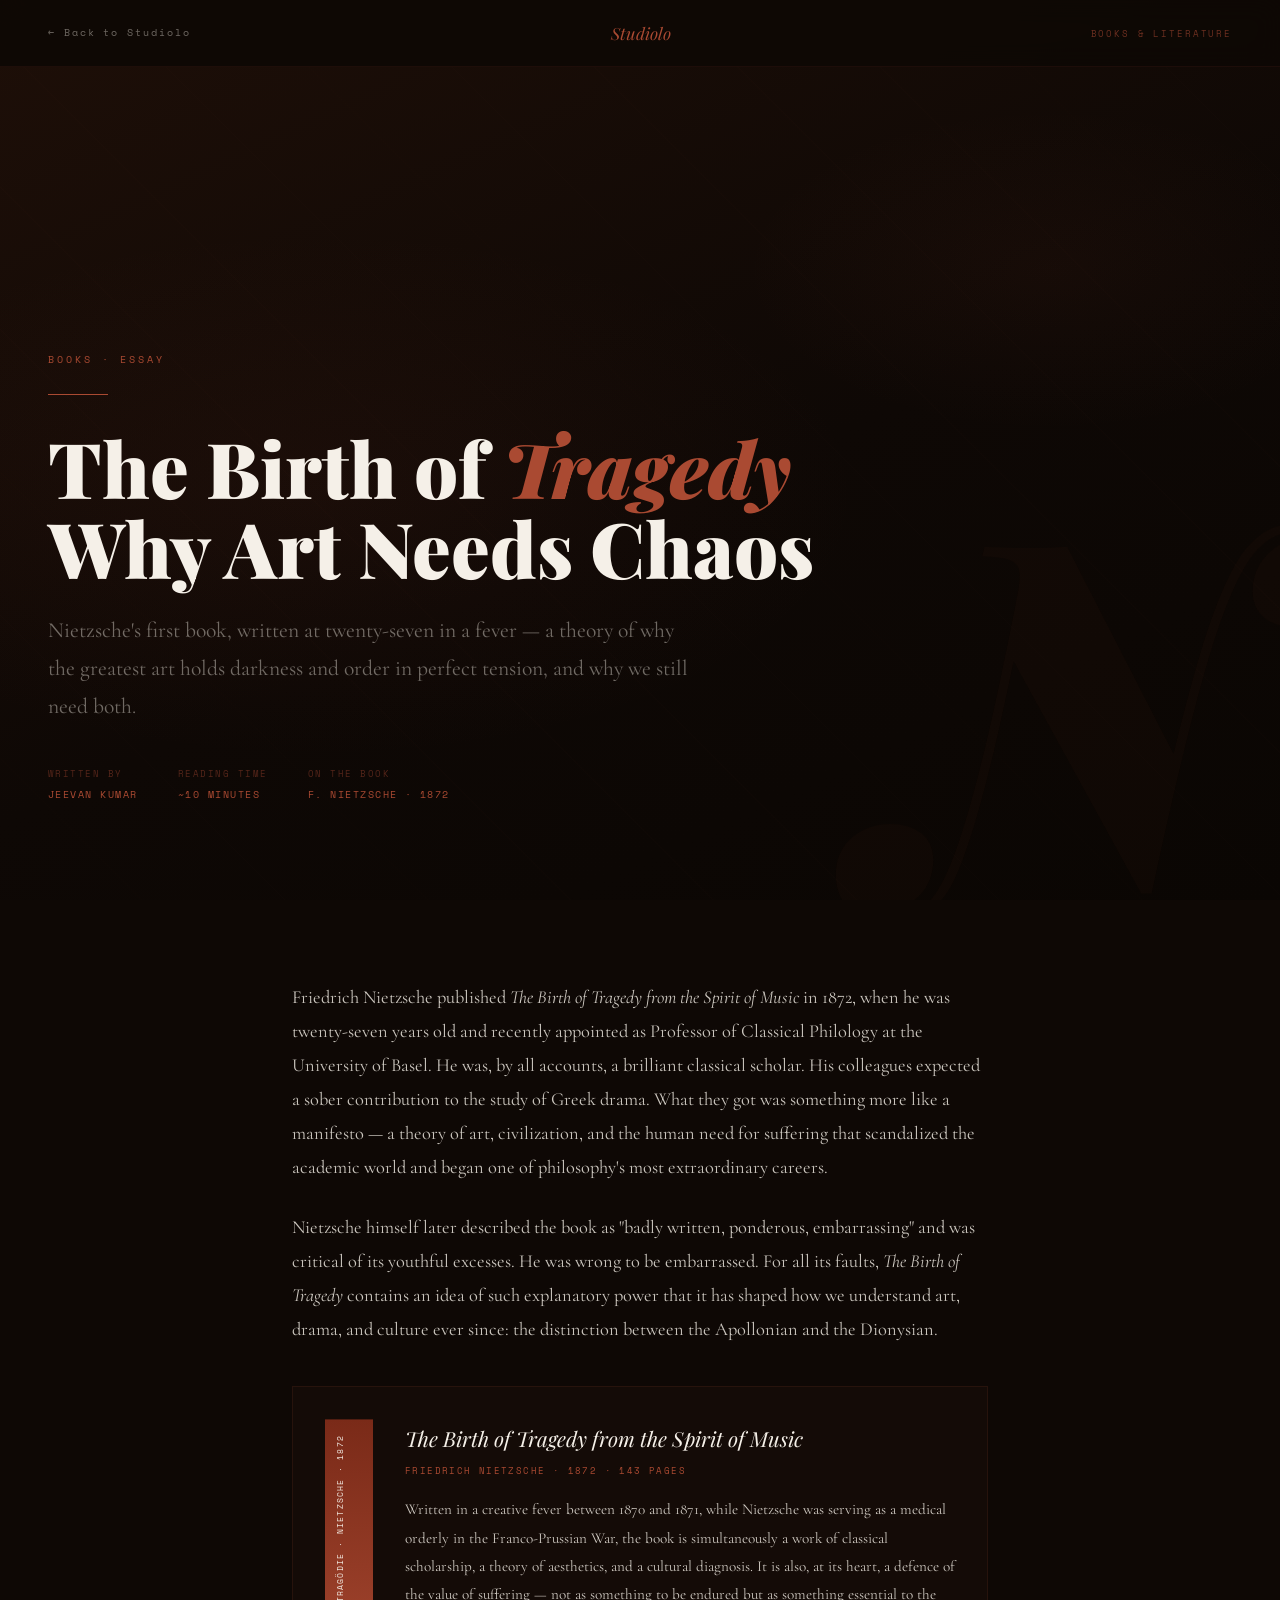
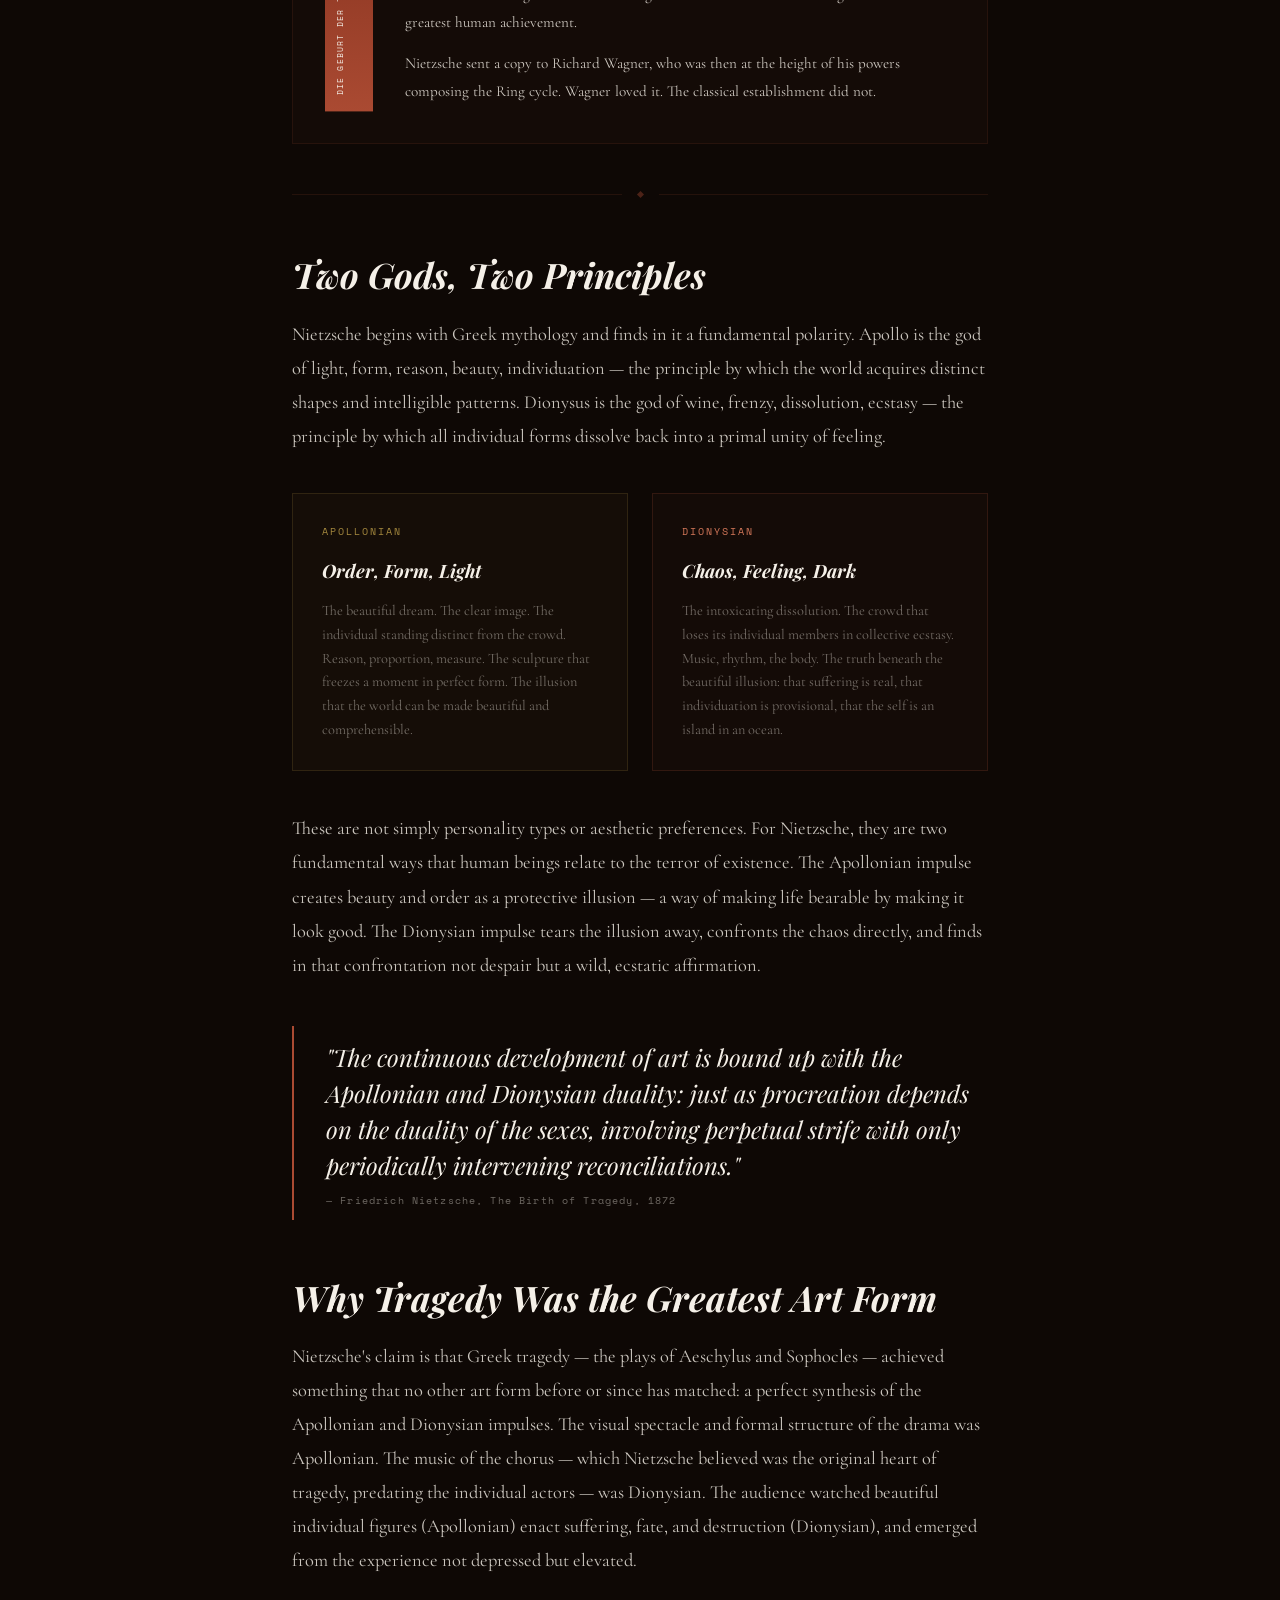
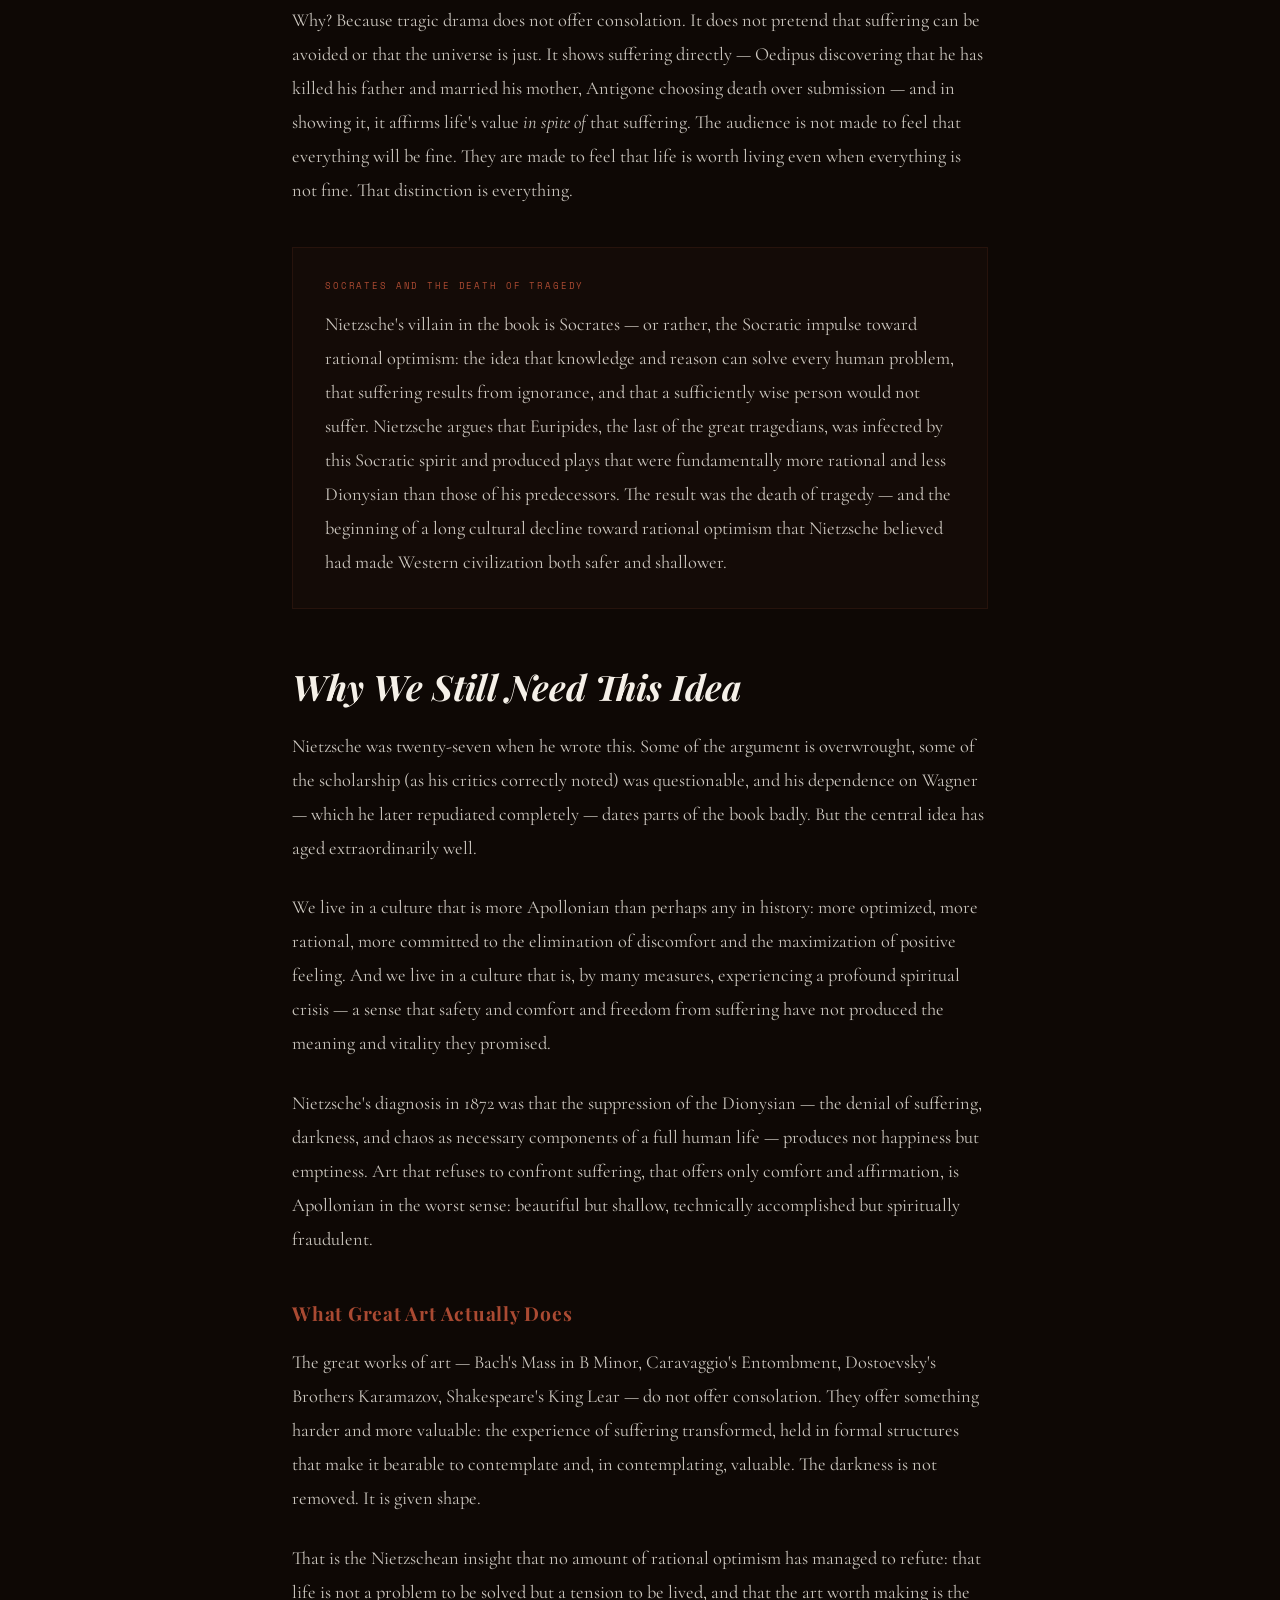
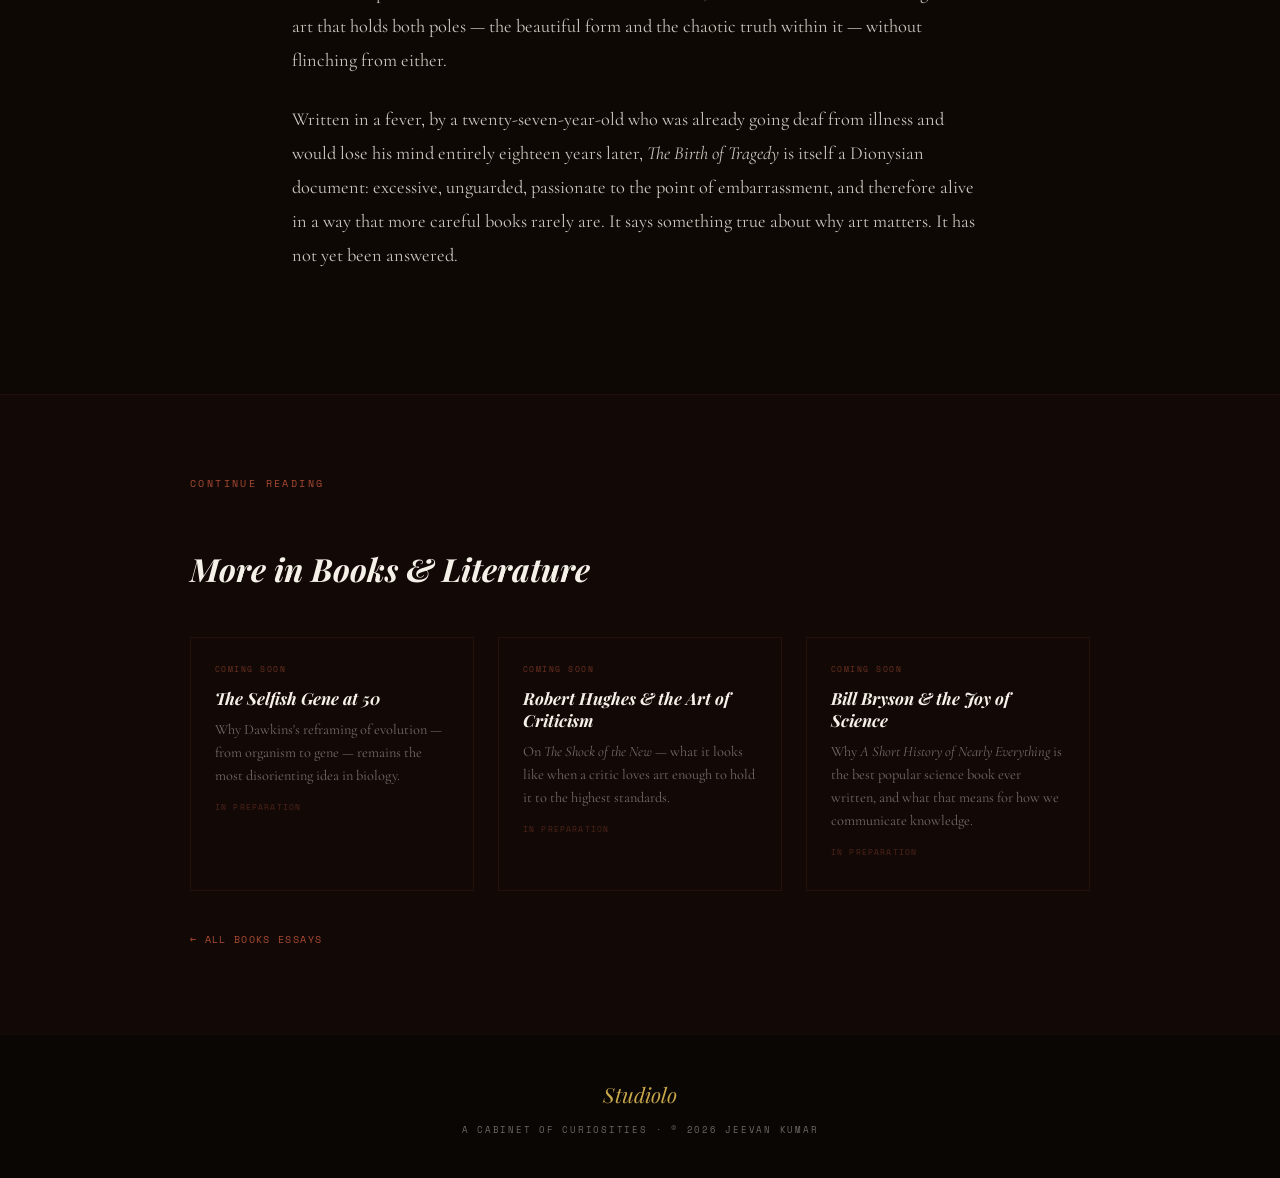
<file: articles/books/birth-of-tragedy.html>
<!DOCTYPE html>
<html lang="en">
<head>
<meta charset="UTF-8">
<meta name="viewport" content="width=device-width, initial-scale=1.0">
<title>The Birth of Tragedy: Why Art Needs Chaos — Studiolo</title>
<link href="https://fonts.googleapis.com/css2?family=Playfair+Display:ital,wght@0,400;0,700;0,900;1,400;1,700&family=Cormorant+Garamond:ital,wght@0,300;0,400;0,600;1,300;1,400&family=Space+Mono:wght@400;700&display=swap" rel="stylesheet">
<style>
:root {
  --accent:  #aa4a32;
  --accent2: #d4785a;
  --bg:      #0e0805;
  --bg2:     #120907;
  --cream:   #f5f0e8;
  --text:    rgba(245,240,232,0.82);
  --muted:   rgba(245,240,232,0.42);
}

* { margin:0; padding:0; box-sizing:border-box; }

body {
  background: var(--bg);
  color: var(--cream);
  font-family: 'Cormorant Garamond', serif;
  overflow-x: hidden;
  font-size: 1.15rem;
  line-height: 1.85;
}

#progress-bar {
  position: fixed; top: 0; left: 0; z-index: 300;
  height: 2px; width: 0%;
  background: linear-gradient(90deg,
    rgba(138,58,42,0.1), var(--accent), var(--accent2), var(--accent), rgba(138,58,42,0.1));
  transition: width 0.08s linear;
  pointer-events: none;
}

.top-nav {
  position: fixed; top: 0; left: 0; right: 0; z-index: 200;
  display: flex; align-items: center; justify-content: space-between;
  padding: 1.1rem 3rem;
  background: rgba(14,8,5,0.9);
  backdrop-filter: blur(12px);
  border-bottom: 1px solid rgba(170,74,50,0.1);
}
.nav-back {
  font-family: 'Space Mono', monospace; font-size: 0.6rem;
  letter-spacing: 0.2em; color: var(--muted); text-decoration: none; transition: color 0.2s;
}
.nav-back:hover { color: var(--accent); }
.nav-brand {
  font-family: 'Playfair Display', serif; font-size: 1.05rem;
  font-style: italic; color: var(--accent); text-decoration: none;
}
.nav-genre {
  font-family: 'Space Mono', monospace; font-size: 0.58rem;
  letter-spacing: 0.2em; color: var(--accent); opacity: 0.6; text-transform: uppercase;
  text-decoration: none;
  transition: opacity 0.2s;
}
.nav-genre:hover { opacity: 1; }

.hero {
  min-height: 100vh;
  display: flex; flex-direction: column; justify-content: flex-end;
  padding: 10rem 3rem 6rem; position: relative;
  background:
    radial-gradient(ellipse 65% 45% at 25% 55%, rgba(138,58,42,0.08) 0%, transparent 65%),
    radial-gradient(ellipse 40% 30% at 82% 30%, rgba(170,74,50,0.05) 0%, transparent 60%),
    linear-gradient(155deg, #1e0f08 0%, #0e0805 55%, #0a0603 100%);
  overflow: hidden;
}
.hero::before {
  content: '';
  position: absolute; inset: 0;
  background: repeating-linear-gradient(
    45deg, transparent, transparent 100px,
    rgba(170,74,50,0.012) 100px, rgba(170,74,50,0.012) 101px
  );
  pointer-events: none;
}
.hero-bg-num {
  position: absolute; bottom: -2rem; right: -1rem;
  font-family: 'Playfair Display', serif;
  font-size: clamp(18rem, 38vw, 36rem);
  font-weight: 900; font-style: italic;
  color: rgba(138,58,42,0.035);
  line-height: 1; pointer-events: none; user-select: none;
}

.hero-inner { position: relative; z-index: 1; max-width: 820px; }
.hero-genre {
  font-family: 'Space Mono', monospace; font-size: 0.62rem;
  letter-spacing: 0.3em; color: var(--accent); text-transform: uppercase;
  margin-bottom: 1.5rem;
  opacity: 0; animation: fadeUp 0.8s ease 0.2s forwards;
}
.hero h1 {
  font-family: 'Playfair Display', serif;
  font-size: clamp(2.8rem, 6vw, 5.5rem);
  font-weight: 900; line-height: 1.05; color: var(--cream); margin-bottom: 1.5rem;
  opacity: 0; animation: fadeUp 0.8s ease 0.4s forwards;
}
.hero h1 em { font-style: italic; color: var(--accent); }
.hero-sub {
  font-size: clamp(1.1rem, 1.8vw, 1.35rem); color: var(--muted);
  line-height: 1.75; max-width: 640px; margin-bottom: 2.5rem;
  opacity: 0; animation: fadeUp 0.8s ease 0.6s forwards;
}
.hero-meta {
  display: flex; gap: 2.5rem; flex-wrap: wrap;
  opacity: 0; animation: fadeUp 0.8s ease 0.8s forwards;
}
.meta-item {
  font-family: 'Space Mono', monospace; font-size: 0.58rem;
  letter-spacing: 0.16em; color: rgba(170,74,50,0.45); text-transform: uppercase;
}
.meta-item span { display: block; color: var(--accent); font-size: 0.62rem; margin-top: 0.2rem; }
.hero-rule {
  width: 60px; height: 1px; background: var(--accent); opacity: 0.4; margin-bottom: 2rem;
  opacity: 0; animation: fadeUp 0.8s ease 0.35s forwards;
}

.article-body { max-width: 760px; margin: 0 auto; padding: 5rem 2rem 6rem; }
p { margin-bottom: 1.6rem; color: var(--text); }
h2 {
  font-family: 'Playfair Display', serif;
  font-size: clamp(1.6rem, 3vw, 2.2rem);
  font-weight: 700; font-style: italic; color: var(--cream);
  margin: 3.5rem 0 1.2rem; line-height: 1.25;
}
h3 {
  font-family: 'Playfair Display', serif; font-size: 1.2rem;
  color: var(--accent); margin: 2.5rem 0 0.8rem; letter-spacing: 0.04em;
}
.pull {
  border-left: 2px solid var(--accent);
  padding: 0.8rem 0 0.8rem 2rem; margin: 2.8rem 0;
  font-family: 'Playfair Display', serif;
  font-size: clamp(1.2rem, 2vw, 1.5rem);
  font-style: italic; color: var(--cream); line-height: 1.5;
}
.pull cite {
  display: block; margin-top: 0.6rem;
  font-family: 'Space Mono', monospace; font-size: 0.6rem;
  font-style: normal; letter-spacing: 0.12em; color: var(--muted);
}
.rule {
  display: flex; align-items: center; gap: 1rem; margin: 3rem 0; color: var(--accent);
}
.rule-line { flex:1; height:1px; background:currentColor; opacity:0.15; }
.rule-gem  { width:5px; height:5px; transform:rotate(45deg); background:currentColor; opacity:0.4; flex-shrink:0; }
.callout {
  background: rgba(170,74,50,0.04); border: 1px solid rgba(170,74,50,0.12);
  padding: 1.8rem 2rem; margin: 2.5rem 0;
}
.callout-label {
  font-family: 'Space Mono', monospace; font-size: 0.58rem;
  letter-spacing: 0.2em; color: var(--accent); text-transform: uppercase; margin-bottom: 0.8rem;
}
.callout p { margin-bottom: 0; }

.two-col {
  display: grid; grid-template-columns: 1fr 1fr;
  gap: 1.5rem; margin: 2.5rem 0;
}
.concept-card {
  padding: 1.8rem;
  background: rgba(170,74,50,0.04);
  border: 1px solid rgba(170,74,50,0.1);
}
.concept-card.apollo { border-color: rgba(201,168,76,0.15); background: rgba(201,168,76,0.03); }
.concept-card.dionysus { border-color: rgba(170,74,50,0.2); background: rgba(170,74,50,0.04); }
.concept-name {
  font-family: 'Space Mono', monospace; font-size: 0.62rem;
  letter-spacing: 0.2em; text-transform: uppercase; margin-bottom: 0.8rem;
}
.apollo .concept-name { color: rgba(201,168,76,0.8); }
.dionysus .concept-name { color: var(--accent2); }
.concept-card h4 {
  font-family: 'Playfair Display', serif; font-size: 1.15rem;
  font-style: italic; color: var(--cream); margin-bottom: 0.7rem;
}
.concept-card p { font-size: 0.9rem; color: var(--muted); margin-bottom: 0; line-height: 1.65; }

.book-detail {
  display: flex; gap: 2rem; align-items: flex-start;
  background: rgba(170,74,50,0.04);
  border: 1px solid rgba(170,74,50,0.12);
  padding: 2rem; margin: 2.5rem 0;
}
.book-spine {
  flex-shrink: 0;
  width: 48px;
  background: linear-gradient(180deg, var(--accent), #7a2a18);
  padding: 1rem 0.5rem;
  writing-mode: vertical-rl;
  text-orientation: mixed;
  transform: rotate(180deg);
  font-family: 'Space Mono', monospace;
  font-size: 0.5rem; letter-spacing: 0.15em;
  color: var(--cream); text-align: center;
  min-height: 180px;
}
.book-info { flex:1; }
.book-info-title {
  font-family: 'Playfair Display', serif; font-size: 1.3rem;
  font-style: italic; color: var(--cream); margin-bottom: 0.3rem;
}
.book-info-author {
  font-family: 'Space Mono', monospace; font-size: 0.58rem;
  letter-spacing: 0.15em; color: var(--accent); margin-bottom: 1rem;
  text-transform: uppercase;
}
.book-info p { font-size: 0.95rem; color: var(--text); margin-bottom: 0.8rem; }
.book-info p:last-child { margin-bottom: 0; }

.more-section {
  background: var(--bg2); border-top: 1px solid rgba(170,74,50,0.1); padding: 5rem 2rem;
}
.more-inner { max-width: 900px; margin: 0 auto; }
.more-label {
  font-family: 'Space Mono', monospace; font-size: 0.6rem;
  letter-spacing: 0.25em; color: var(--accent); text-transform: uppercase; margin-bottom: 0.6rem;
}
.more-title {
  font-family: 'Playfair Display', serif;
  font-size: clamp(1.5rem, 3vw, 2rem); font-style: italic; color: var(--cream); margin-bottom: 3rem;
}
.more-grid {
  display: grid; grid-template-columns: repeat(auto-fill, minmax(240px, 1fr)); gap: 1.5rem;
}
.more-card {
  border: 1px solid rgba(170,74,50,0.12); padding: 1.5rem;
  text-decoration: none; display: block;
  transition: border-color 0.25s, background 0.25s;
}
.more-card:hover { border-color: rgba(170,74,50,0.3); background: rgba(170,74,50,0.03); }
.more-card-tag {
  font-family: 'Space Mono', monospace; font-size: 0.52rem;
  letter-spacing: 0.18em; color: var(--accent); opacity: 0.6;
  text-transform: uppercase; margin-bottom: 0.7rem;
}
.more-card h4 {
  font-family: 'Playfair Display', serif; font-size: 1.05rem;
  font-style: italic; color: var(--cream); margin-bottom: 0.5rem; line-height: 1.3;
}
.more-card p { font-size: 0.9rem; color: var(--muted); margin-bottom: 0; line-height: 1.6; }
.soon {
  display: inline-block; margin-top: 0.8rem;
  font-family: 'Space Mono', monospace; font-size: 0.52rem;
  letter-spacing: 0.14em; color: var(--accent); opacity: 0.4; text-transform: uppercase;
}
.arrow-link {
  display: inline-flex; align-items: center; gap: 0.5rem;
  font-family: 'Space Mono', monospace; font-size: 0.6rem;
  letter-spacing: 0.14em; color: var(--accent); text-transform: uppercase;
  text-decoration: none; margin-top: 1rem; transition: gap 0.2s;
}
.arrow-link:hover { gap: 0.9rem; }

.article-footer {
  background: #0a0603; border-top: 1px solid rgba(170,74,50,0.07);
  padding: 2.5rem; text-align: center;
}
.footer-brand {
  font-family: 'Playfair Display', serif; font-size: 1.3rem;
  font-style: italic; color: #c9a84c; text-decoration: none;
  display: inline-block; margin-bottom: 0.5rem;
}
.footer-sub {
  font-family: 'Space Mono', monospace; font-size: 0.55rem;
  letter-spacing: 0.2em; color: var(--muted); text-transform: uppercase;
}

@keyframes fadeUp {
  from { opacity:0; transform:translateY(18px); }
  to   { opacity:1; transform:translateY(0); }
}
@media (max-width:768px) {
  .top-nav { padding: 1rem 1.5rem; }
  .hero { padding: 8rem 1.5rem 4rem; }
  .article-body { padding: 3rem 1.5rem 4rem; }
  .more-section { padding: 3.5rem 1.5rem; }
  .two-col { grid-template-columns: 1fr; }
  .book-detail { flex-direction: column; }
  .book-spine { writing-mode: initial; transform: none; width: auto; min-height: auto; padding: 0.5rem; }
}
</style>
</head>
<body>

<div id="progress-bar"></div>

<nav class="top-nav">
  <a href="../index.html" class="nav-back">← Back to Studiolo</a>
  <a href="../index.html" class="nav-brand">Studiolo</a>
  <a href="../index.html#books" class="nav-genre">Books &amp; Literature</a>
</nav>

<section class="hero">
  <div class="hero-bg-num">N</div>
  <div class="hero-inner">
    <div class="hero-genre">Books · Essay</div>
    <div class="hero-rule"></div>
    <h1>The Birth of <em>Tragedy</em><br>Why Art Needs Chaos</h1>
    <p class="hero-sub">Nietzsche's first book, written at twenty-seven in a fever — a theory of why the greatest art holds darkness and order in perfect tension, and why we still need both.</p>
    <div class="hero-meta">
      <div class="meta-item">Written by <span>Jeevan Kumar</span></div>
      <div class="meta-item">Reading time <span>~10 minutes</span></div>
      <div class="meta-item">On the book <span>F. Nietzsche · 1872</span></div>
    </div>
  </div>
</section>

<article class="article-body">

  <p>Friedrich Nietzsche published <em>The Birth of Tragedy from the Spirit of Music</em> in 1872, when he was twenty-seven years old and recently appointed as Professor of Classical Philology at the University of Basel. He was, by all accounts, a brilliant classical scholar. His colleagues expected a sober contribution to the study of Greek drama. What they got was something more like a manifesto — a theory of art, civilization, and the human need for suffering that scandalized the academic world and began one of philosophy's most extraordinary careers.</p>

  <p>Nietzsche himself later described the book as "badly written, ponderous, embarrassing" and was critical of its youthful excesses. He was wrong to be embarrassed. For all its faults, <em>The Birth of Tragedy</em> contains an idea of such explanatory power that it has shaped how we understand art, drama, and culture ever since: the distinction between the Apollonian and the Dionysian.</p>

  <div class="book-detail">
    <div class="book-spine">DIE GEBURT DER TRAGÖDIE · NIETZSCHE · 1872</div>
    <div class="book-info">
      <div class="book-info-title">The Birth of Tragedy from the Spirit of Music</div>
      <div class="book-info-author">Friedrich Nietzsche · 1872 · 143 pages</div>
      <p>Written in a creative fever between 1870 and 1871, while Nietzsche was serving as a medical orderly in the Franco-Prussian War, the book is simultaneously a work of classical scholarship, a theory of aesthetics, and a cultural diagnosis. It is also, at its heart, a defence of the value of suffering — not as something to be endured but as something essential to the greatest human achievement.</p>
      <p>Nietzsche sent a copy to Richard Wagner, who was then at the height of his powers composing the Ring cycle. Wagner loved it. The classical establishment did not.</p>
    </div>
  </div>

  <div class="rule"><div class="rule-line"></div><div class="rule-gem"></div><div class="rule-line"></div></div>

  <h2>Two Gods, Two Principles</h2>

  <p>Nietzsche begins with Greek mythology and finds in it a fundamental polarity. Apollo is the god of light, form, reason, beauty, individuation — the principle by which the world acquires distinct shapes and intelligible patterns. Dionysus is the god of wine, frenzy, dissolution, ecstasy — the principle by which all individual forms dissolve back into a primal unity of feeling.</p>

  <div class="two-col">
    <div class="concept-card apollo">
      <div class="concept-name">Apollonian</div>
      <h4>Order, Form, Light</h4>
      <p>The beautiful dream. The clear image. The individual standing distinct from the crowd. Reason, proportion, measure. The sculpture that freezes a moment in perfect form. The illusion that the world can be made beautiful and comprehensible.</p>
    </div>
    <div class="concept-card dionysus">
      <div class="concept-name">Dionysian</div>
      <h4>Chaos, Feeling, Dark</h4>
      <p>The intoxicating dissolution. The crowd that loses its individual members in collective ecstasy. Music, rhythm, the body. The truth beneath the beautiful illusion: that suffering is real, that individuation is provisional, that the self is an island in an ocean.</p>
    </div>
  </div>

  <p>These are not simply personality types or aesthetic preferences. For Nietzsche, they are two fundamental ways that human beings relate to the terror of existence. The Apollonian impulse creates beauty and order as a protective illusion — a way of making life bearable by making it look good. The Dionysian impulse tears the illusion away, confronts the chaos directly, and finds in that confrontation not despair but a wild, ecstatic affirmation.</p>

  <div class="pull">
    "The continuous development of art is bound up with the Apollonian and Dionysian duality: just as procreation depends on the duality of the sexes, involving perpetual strife with only periodically intervening reconciliations."
    <cite>— Friedrich Nietzsche, The Birth of Tragedy, 1872</cite>
  </div>

  <h2>Why Tragedy Was the Greatest Art Form</h2>

  <p>Nietzsche's claim is that Greek tragedy — the plays of Aeschylus and Sophocles — achieved something that no other art form before or since has matched: a perfect synthesis of the Apollonian and Dionysian impulses. The visual spectacle and formal structure of the drama was Apollonian. The music of the chorus — which Nietzsche believed was the original heart of tragedy, predating the individual actors — was Dionysian. The audience watched beautiful individual figures (Apollonian) enact suffering, fate, and destruction (Dionysian), and emerged from the experience not depressed but elevated.</p>

  <p>Why? Because tragic drama does not offer consolation. It does not pretend that suffering can be avoided or that the universe is just. It shows suffering directly — Oedipus discovering that he has killed his father and married his mother, Antigone choosing death over submission — and in showing it, it affirms life's value <em>in spite of</em> that suffering. The audience is not made to feel that everything will be fine. They are made to feel that life is worth living even when everything is not fine. That distinction is everything.</p>

  <div class="callout">
    <div class="callout-label">Socrates and the Death of Tragedy</div>
    <p>Nietzsche's villain in the book is Socrates — or rather, the Socratic impulse toward rational optimism: the idea that knowledge and reason can solve every human problem, that suffering results from ignorance, and that a sufficiently wise person would not suffer. Nietzsche argues that Euripides, the last of the great tragedians, was infected by this Socratic spirit and produced plays that were fundamentally more rational and less Dionysian than those of his predecessors. The result was the death of tragedy — and the beginning of a long cultural decline toward rational optimism that Nietzsche believed had made Western civilization both safer and shallower.</p>
  </div>

  <h2>Why We Still Need This Idea</h2>

  <p>Nietzsche was twenty-seven when he wrote this. Some of the argument is overwrought, some of the scholarship (as his critics correctly noted) was questionable, and his dependence on Wagner — which he later repudiated completely — dates parts of the book badly. But the central idea has aged extraordinarily well.</p>

  <p>We live in a culture that is more Apollonian than perhaps any in history: more optimized, more rational, more committed to the elimination of discomfort and the maximization of positive feeling. And we live in a culture that is, by many measures, experiencing a profound spiritual crisis — a sense that safety and comfort and freedom from suffering have not produced the meaning and vitality they promised.</p>

  <p>Nietzsche's diagnosis in 1872 was that the suppression of the Dionysian — the denial of suffering, darkness, and chaos as necessary components of a full human life — produces not happiness but emptiness. Art that refuses to confront suffering, that offers only comfort and affirmation, is Apollonian in the worst sense: beautiful but shallow, technically accomplished but spiritually fraudulent.</p>

  <h3>What Great Art Actually Does</h3>

  <p>The great works of art — Bach's Mass in B Minor, Caravaggio's Entombment, Dostoevsky's Brothers Karamazov, Shakespeare's King Lear — do not offer consolation. They offer something harder and more valuable: the experience of suffering transformed, held in formal structures that make it bearable to contemplate and, in contemplating, valuable. The darkness is not removed. It is given shape.</p>

  <p>That is the Nietzschean insight that no amount of rational optimism has managed to refute: that life is not a problem to be solved but a tension to be lived, and that the art worth making is the art that holds both poles — the beautiful form and the chaotic truth within it — without flinching from either.</p>

  <p>Written in a fever, by a twenty-seven-year-old who was already going deaf from illness and would lose his mind entirely eighteen years later, <em>The Birth of Tragedy</em> is itself a Dionysian document: excessive, unguarded, passionate to the point of embarrassment, and therefore alive in a way that more careful books rarely are. It says something true about why art matters. It has not yet been answered.</p>

</article>

<section class="more-section">
  <div class="more-inner">
    <div class="more-label">Continue Reading</div>
    <h2 class="more-title">More in Books &amp; Literature</h2>
    <div class="more-grid">

      <div class="more-card">
        <div class="more-card-tag">Coming Soon</div>
        <h4>The Selfish Gene at 50</h4>
        <p>Why Dawkins's reframing of evolution — from organism to gene — remains the most disorienting idea in biology.</p>
        <span class="soon">In preparation</span>
      </div>

      <div class="more-card">
        <div class="more-card-tag">Coming Soon</div>
        <h4>Robert Hughes &amp; the Art of Criticism</h4>
        <p>On <em>The Shock of the New</em> — what it looks like when a critic loves art enough to hold it to the highest standards.</p>
        <span class="soon">In preparation</span>
      </div>

      <div class="more-card">
        <div class="more-card-tag">Coming Soon</div>
        <h4>Bill Bryson &amp; the Joy of Science</h4>
        <p>Why <em>A Short History of Nearly Everything</em> is the best popular science book ever written, and what that means for how we communicate knowledge.</p>
        <span class="soon">In preparation</span>
      </div>

    </div>
    <a href="../index.html#books" class="arrow-link" style="margin-top:2.5rem; display:inline-flex;">
      ← All Books essays
    </a>
  </div>
</section>

<footer class="article-footer">
  <a href="../index.html" class="footer-brand">Studiolo</a>
  <div class="footer-sub">A Cabinet of Curiosities · © 2026 Jeevan Kumar</div>
</footer>

<script>
  const bar = document.getElementById('progress-bar');
  window.addEventListener('scroll', () => {
    bar.style.width = (window.scrollY / (document.body.scrollHeight - window.innerHeight) * 100) + '%';
  }, { passive: true });
</script>
</body>
</html>
</file>
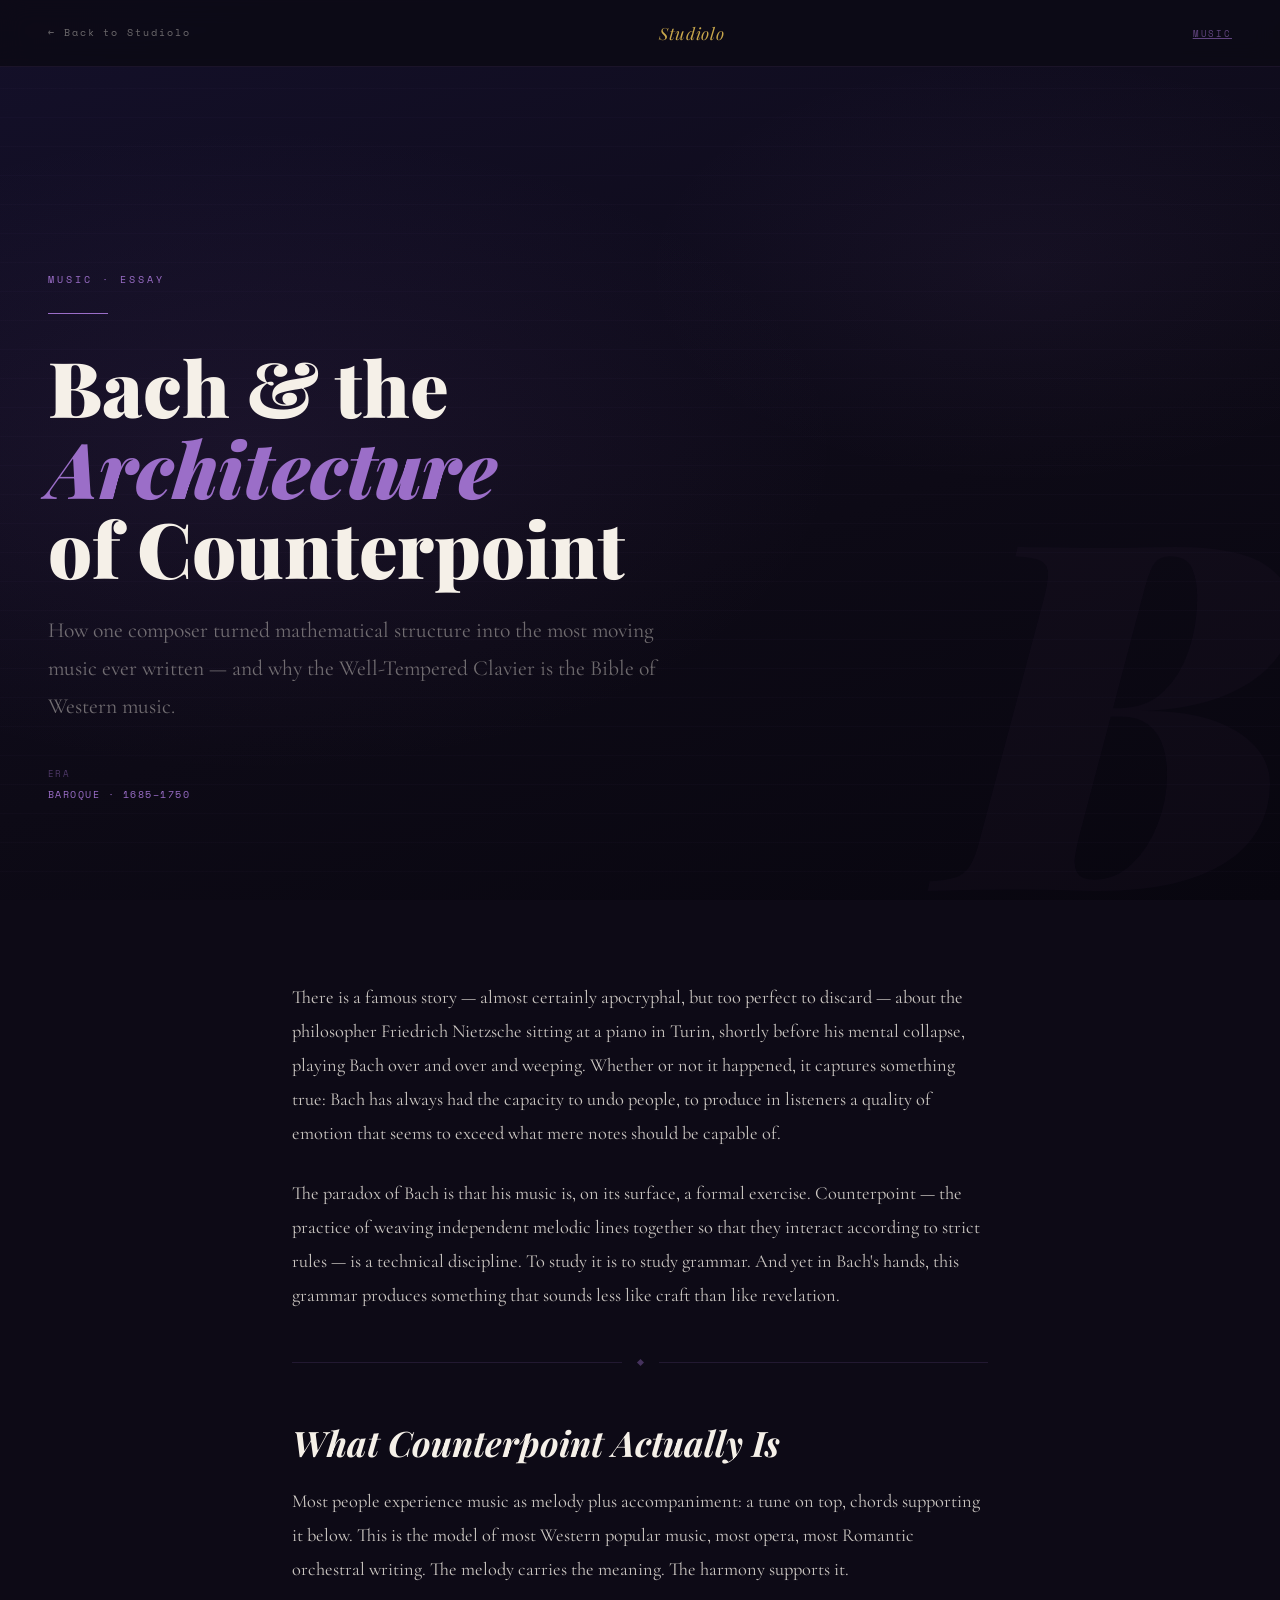
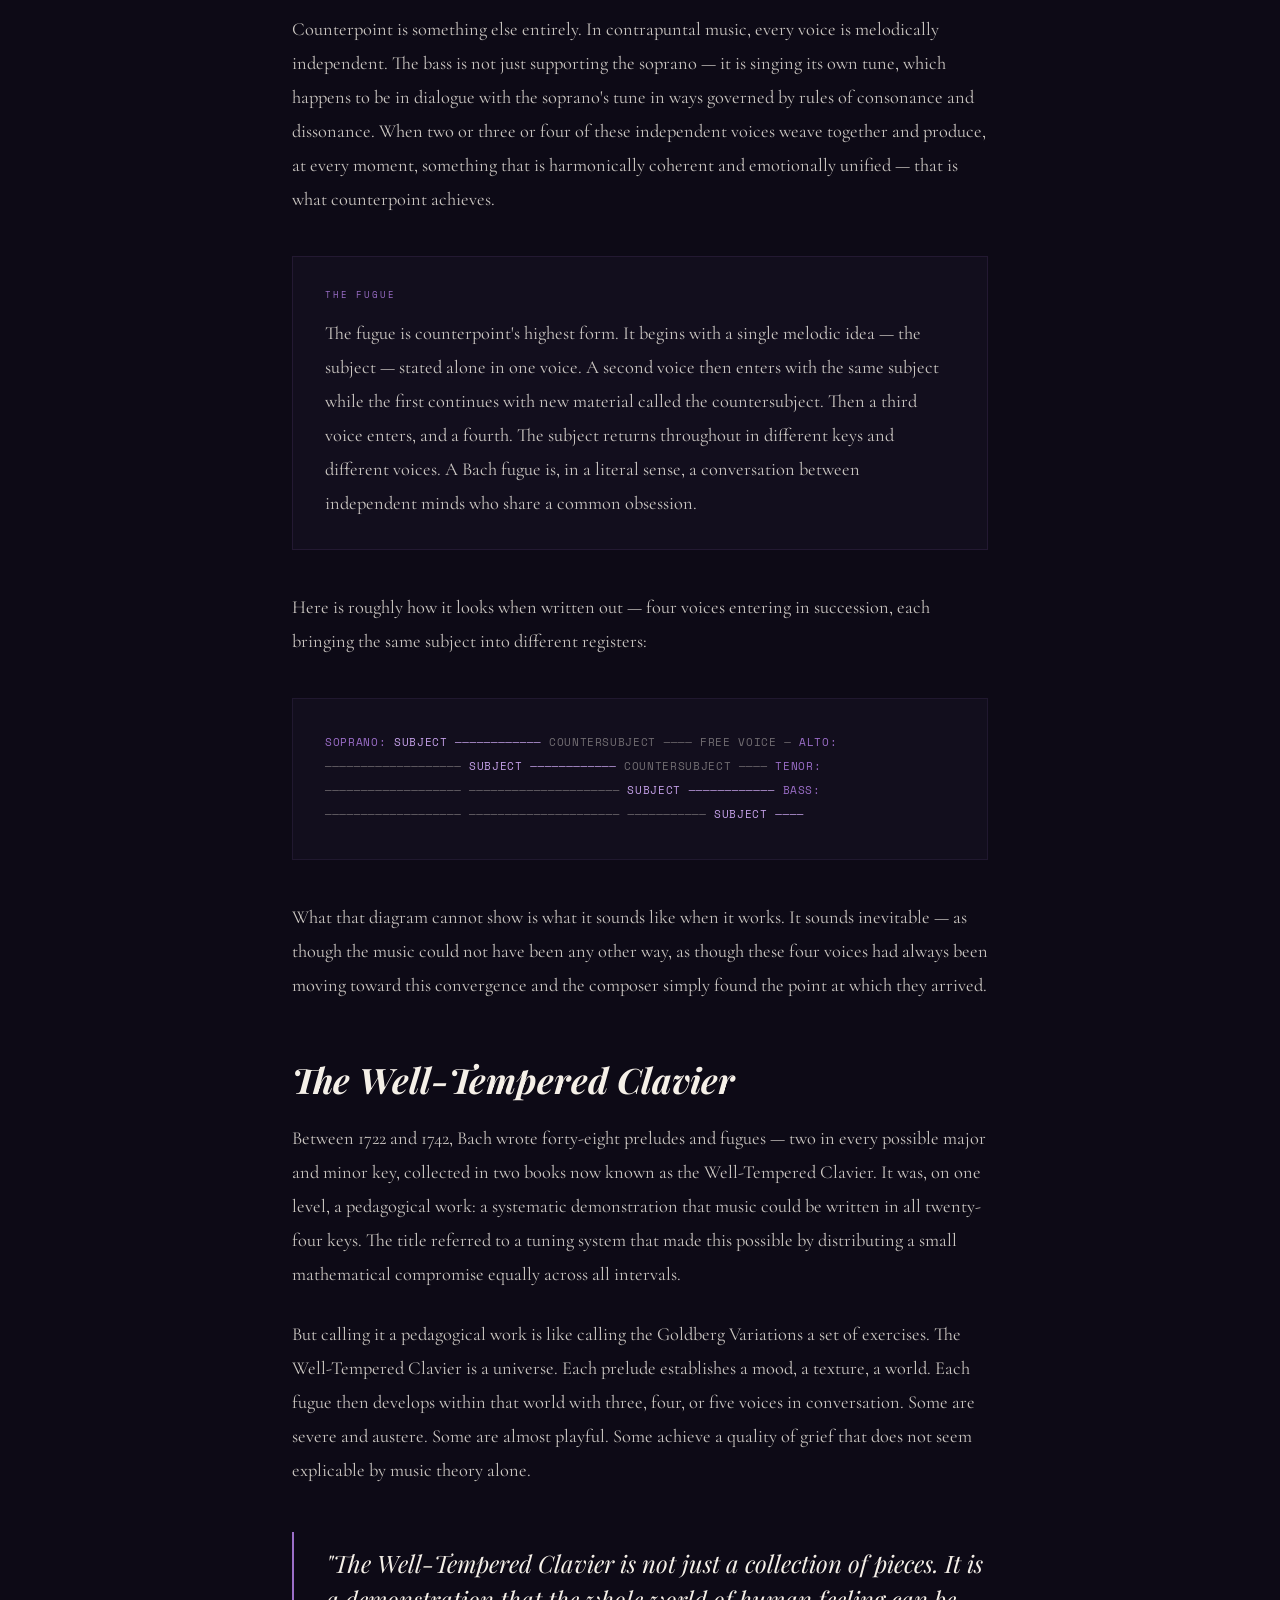
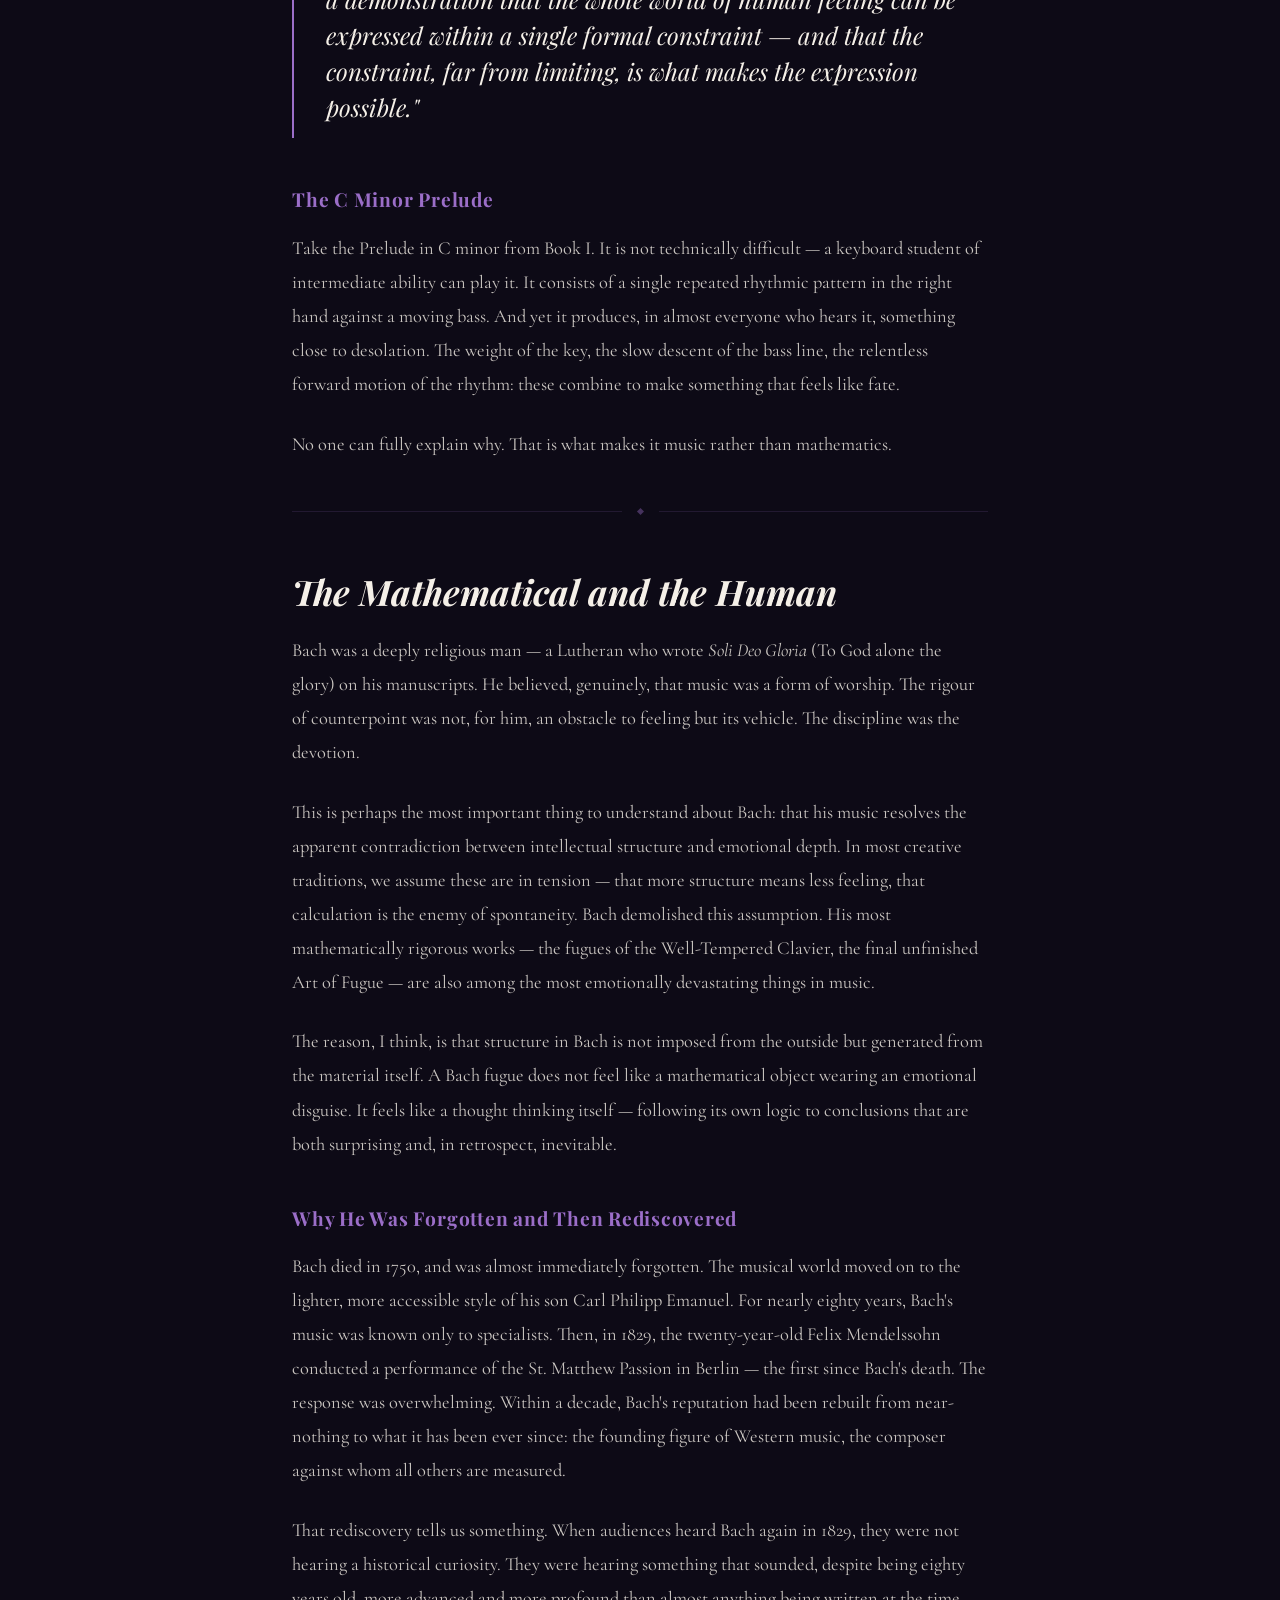
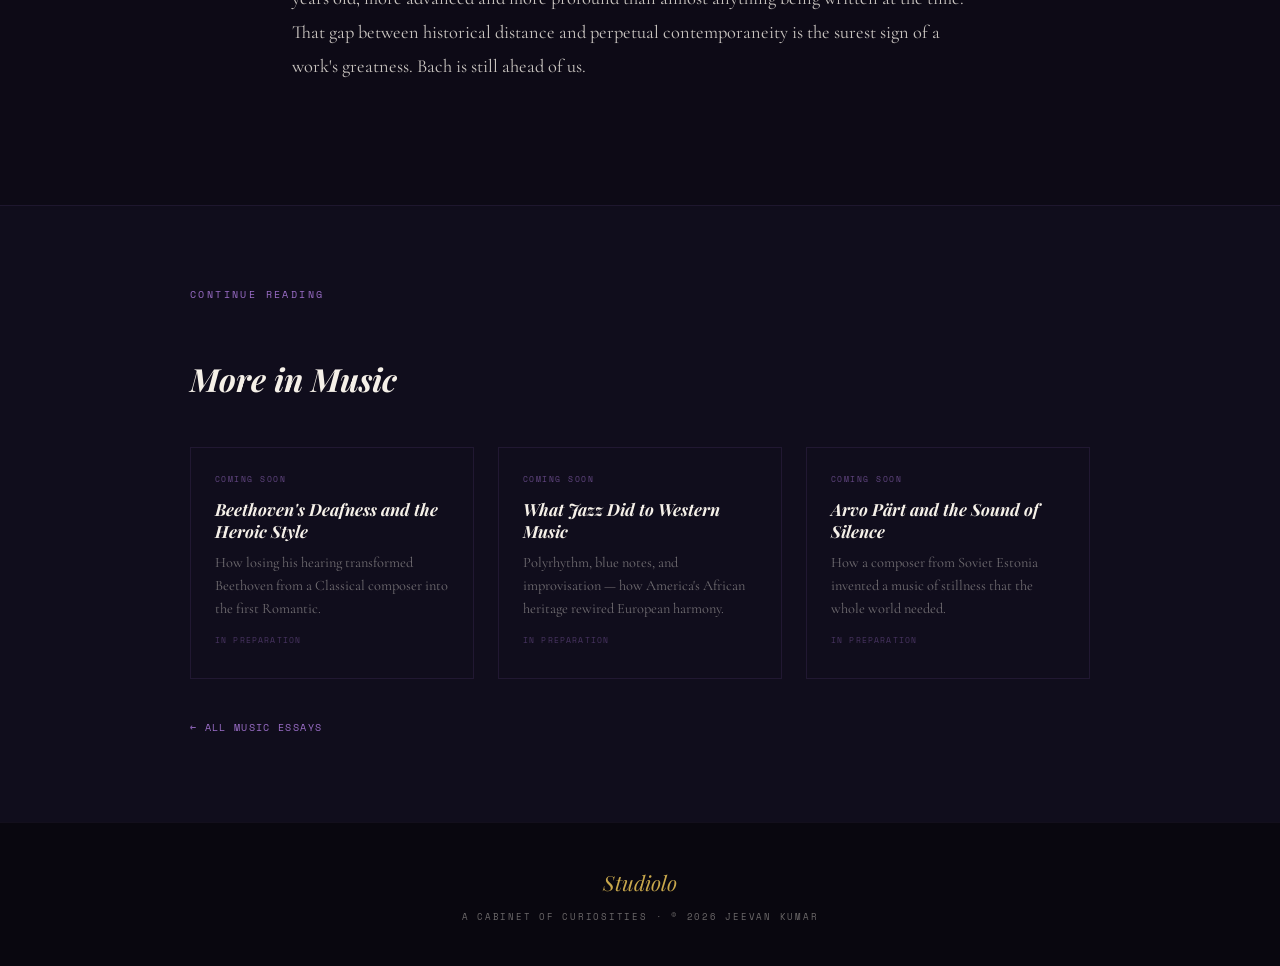
<file: articles/music/bach.html>
<!DOCTYPE html>
<html lang="en">
<head>
<meta charset="UTF-8">
<meta name="viewport" content="width=device-width, initial-scale=1.0">
<title>Bach & the Architecture of Counterpoint — Studiolo</title>
<link href="https://fonts.googleapis.com/css2?family=Playfair+Display:ital,wght@0,400;0,700;0,900;1,400;1,700&family=Cormorant+Garamond:ital,wght@0,300;0,400;0,600;1,300;1,400&family=Space+Mono:wght@400;700&display=swap" rel="stylesheet">
<style>
:root {
  --accent:  #9b6ec8;
  --accent2: #c4a0e8;
  --bg:      #0d0a16;
  --bg2:     #100d1c;
  --cream:   #f5f0e8;
  --text:    rgba(245,240,232,0.82);
  --muted:   rgba(245,240,232,0.42);
}

* { margin:0; padding:0; box-sizing:border-box; }

body {
  background: var(--bg);
  color: var(--cream);
  font-family: 'Cormorant Garamond', serif;
  overflow-x: hidden;
  font-size: 1.15rem;
  line-height: 1.85;
}

/* ── PROGRESS BAR ── */
#progress-bar {
  position: fixed; top: 0; left: 0; z-index: 300;
  height: 2px; width: 0%;
  background: linear-gradient(90deg,
    rgba(122,79,158,0.1),
    var(--accent),
    var(--accent2),
    var(--accent),
    rgba(122,79,158,0.1));
  transition: width 0.08s linear;
  pointer-events: none;
}

/* ── TOP NAV ── */
.top-nav {
  position: fixed; top: 0; left: 0; right: 0; z-index: 200;
  display: flex; align-items: center; justify-content: space-between;
  padding: 1.1rem 3rem;
  background: rgba(13,10,22,0.9);
  backdrop-filter: blur(12px);
  border-bottom: 1px solid rgba(155,110,200,0.1);
}
.nav-back {
  font-family: 'Space Mono', monospace;
  font-size: 0.6rem; letter-spacing: 0.2em;
  color: var(--muted); text-decoration: none;
  transition: color 0.2s;
}
.nav-back:hover { color: var(--accent); }
.nav-brand {
  font-family: 'Playfair Display', serif;
  font-size: 1.05rem; font-style: italic;
  color: #c9a84c; text-decoration: none;
  letter-spacing: 0.04em;
}
.nav-genre {
  font-family: 'Space Mono', monospace;
  font-size: 0.58rem; letter-spacing: 0.2em;
  color: var(--accent); opacity: 0.6;
  text-transform: uppercase;
}

/* ── HERO ── */
.hero {
  min-height: 100vh;
  display: flex; flex-direction: column;
  justify-content: flex-end;
  padding: 10rem 3rem 6rem;
  position: relative;
  background:
    radial-gradient(ellipse 70% 55% at 20% 50%, rgba(122,79,158,0.1) 0%, transparent 65%),
    radial-gradient(ellipse 50% 40% at 80% 30%, rgba(155,110,200,0.05) 0%, transparent 60%),
    linear-gradient(160deg, #14102a 0%, #0d0a16 60%, #08060f 100%);
  overflow: hidden;
}

.hero::before {
  content: '';
  position: absolute; inset: 0;
  /* subtle staff lines */
  background:
    repeating-linear-gradient(0deg, transparent, transparent 28px, rgba(155,110,200,0.025) 28px, rgba(155,110,200,0.025) 29px);
  pointer-events: none;
}

.hero-bg-num {
  position: absolute; bottom: -2rem; right: -1rem;
  font-family: 'Playfair Display', serif;
  font-size: clamp(18rem, 38vw, 36rem);
  font-weight: 900; font-style: italic;
  color: rgba(122,79,158,0.04);
  line-height: 1; pointer-events: none; user-select: none;
}

.hero-inner { position: relative; z-index: 1; max-width: 820px; }

.hero-genre {
  font-family: 'Space Mono', monospace;
  font-size: 0.62rem; letter-spacing: 0.3em;
  color: var(--accent); text-transform: uppercase;
  margin-bottom: 1.5rem;
  opacity: 0; animation: fadeUp 0.8s ease 0.2s forwards;
}

.hero h1 {
  font-family: 'Playfair Display', serif;
  font-size: clamp(2.8rem, 6vw, 5.5rem);
  font-weight: 900; line-height: 1.05;
  color: var(--cream);
  margin-bottom: 1.5rem;
  opacity: 0; animation: fadeUp 0.8s ease 0.4s forwards;
}
.hero h1 em { font-style: italic; color: var(--accent); }

.hero-sub {
  font-size: clamp(1.1rem, 1.8vw, 1.35rem);
  color: var(--muted); line-height: 1.75;
  max-width: 640px; margin-bottom: 2.5rem;
  opacity: 0; animation: fadeUp 0.8s ease 0.6s forwards;
}

.hero-meta {
  display: flex; gap: 2.5rem; flex-wrap: wrap;
  opacity: 0; animation: fadeUp 0.8s ease 0.8s forwards;
}
.meta-item {
  font-family: 'Space Mono', monospace;
  font-size: 0.58rem; letter-spacing: 0.16em;
  color: rgba(155,110,200,0.45); text-transform: uppercase;
}
.meta-item span {
  display: block; color: var(--accent);
  font-size: 0.62rem; margin-top: 0.2rem;
}

.hero-rule {
  width: 60px; height: 1px;
  background: var(--accent); opacity: 0.4;
  margin-bottom: 2rem;
  opacity: 0; animation: fadeUp 0.8s ease 0.35s forwards;
}

/* ── BODY ── */
.article-body {
  max-width: 760px;
  margin: 0 auto;
  padding: 5rem 2rem 6rem;
}

p { margin-bottom: 1.6rem; color: var(--text); }

h2 {
  font-family: 'Playfair Display', serif;
  font-size: clamp(1.6rem, 3vw, 2.2rem);
  font-weight: 700; font-style: italic;
  color: var(--cream);
  margin: 3.5rem 0 1.2rem; line-height: 1.25;
}

h3 {
  font-family: 'Playfair Display', serif;
  font-size: 1.2rem; color: var(--accent);
  margin: 2.5rem 0 0.8rem; letter-spacing: 0.04em;
}

.pull {
  border-left: 2px solid var(--accent);
  padding: 0.8rem 0 0.8rem 2rem;
  margin: 2.8rem 0;
  font-family: 'Playfair Display', serif;
  font-size: clamp(1.2rem, 2vw, 1.5rem);
  font-style: italic; color: var(--cream); line-height: 1.5;
}
.pull cite {
  display: block; margin-top: 0.6rem;
  font-family: 'Space Mono', monospace;
  font-size: 0.6rem; font-style: normal;
  letter-spacing: 0.12em; color: var(--muted);
}

.rule {
  display: flex; align-items: center; gap: 1rem;
  margin: 3rem 0; color: var(--accent);
}
.rule-line { flex:1; height:1px; background:currentColor; opacity:0.15; }
.rule-gem  { width:5px; height:5px; transform:rotate(45deg); background:currentColor; opacity:0.4; flex-shrink:0; }

.callout {
  background: rgba(155,110,200,0.04);
  border: 1px solid rgba(155,110,200,0.12);
  padding: 1.8rem 2rem; margin: 2.5rem 0;
}
.callout-label {
  font-family: 'Space Mono', monospace;
  font-size: 0.58rem; letter-spacing: 0.2em;
  color: var(--accent); text-transform: uppercase; margin-bottom: 0.8rem;
}
.callout p { margin-bottom: 0; color: var(--text); }

/* fugue diagram */
.fugue-diagram {
  background: rgba(155,110,200,0.04);
  border: 1px solid rgba(155,110,200,0.1);
  padding: 2rem;
  margin: 2.5rem 0;
  font-family: 'Space Mono', monospace;
  font-size: 0.68rem;
  line-height: 2.2;
  letter-spacing: 0.06em;
  color: var(--muted);
  overflow-x: auto;
}
.fugue-diagram .voice { color: var(--accent); }
.fugue-diagram .entry { color: var(--accent2); }

/* ── MORE ── */
.more-section {
  background: var(--bg2);
  border-top: 1px solid rgba(155,110,200,0.1);
  padding: 5rem 2rem;
}
.more-inner { max-width: 900px; margin: 0 auto; }
.more-label {
  font-family: 'Space Mono', monospace;
  font-size: 0.6rem; letter-spacing: 0.25em;
  color: var(--accent); text-transform: uppercase; margin-bottom: 0.6rem;
}
.more-title {
  font-family: 'Playfair Display', serif;
  font-size: clamp(1.5rem, 3vw, 2rem);
  font-style: italic; color: var(--cream); margin-bottom: 3rem;
}
.more-grid {
  display: grid;
  grid-template-columns: repeat(auto-fill, minmax(240px, 1fr));
  gap: 1.5rem;
}
.more-card {
  border: 1px solid rgba(155,110,200,0.12);
  padding: 1.5rem; text-decoration: none;
  display: block; transition: border-color 0.25s, background 0.25s;
}
.more-card:hover {
  border-color: rgba(155,110,200,0.3);
  background: rgba(155,110,200,0.03);
}
.more-card-tag {
  font-family: 'Space Mono', monospace;
  font-size: 0.52rem; letter-spacing: 0.18em;
  color: var(--accent); opacity: 0.6;
  text-transform: uppercase; margin-bottom: 0.7rem;
}
.more-card h4 {
  font-family: 'Playfair Display', serif;
  font-size: 1.05rem; font-style: italic;
  color: var(--cream); margin-bottom: 0.5rem; line-height: 1.3;
}
.more-card p { font-size: 0.9rem; color: var(--muted); margin-bottom: 0; line-height: 1.6; }
.soon {
  display: inline-block; margin-top: 0.8rem;
  font-family: 'Space Mono', monospace;
  font-size: 0.52rem; letter-spacing: 0.14em;
  color: var(--accent); opacity: 0.4; text-transform: uppercase;
}
.arrow-link {
  display: inline-flex; align-items: center; gap: 0.5rem;
  font-family: 'Space Mono', monospace;
  font-size: 0.6rem; letter-spacing: 0.14em;
  color: var(--accent); text-transform: uppercase;
  text-decoration: none; margin-top: 1rem;
  transition: gap 0.2s;
}
.arrow-link:hover { gap: 0.9rem; }

/* ── FOOTER ── */
.article-footer {
  background: #09070f;
  border-top: 1px solid rgba(155,110,200,0.07);
  padding: 2.5rem; text-align: center;
}
.footer-brand {
  font-family: 'Playfair Display', serif;
  font-size: 1.3rem; font-style: italic;
  color: #c9a84c; text-decoration: none;
  display: inline-block; margin-bottom: 0.5rem;
}
.footer-sub {
  font-family: 'Space Mono', monospace;
  font-size: 0.55rem; letter-spacing: 0.2em;
  color: var(--muted); text-transform: uppercase;
}

@keyframes fadeUp {
  from { opacity:0; transform:translateY(18px); }
  to   { opacity:1; transform:translateY(0); }
}
@media (max-width:768px) {
  .top-nav { padding: 1rem 1.5rem; }
  .hero { padding: 8rem 1.5rem 4rem; }
  .article-body { padding: 3rem 1.5rem 4rem; }
  .more-section { padding: 3.5rem 1.5rem; }
}
</style>
</head>
<body>

<div id="progress-bar"></div>

<nav class="top-nav">
  <a href="../../index.html" class="nav-back">← Back to Studiolo</a>
  <a href="../../index.html" class="nav-brand">Studiolo</a>
  <a href="../../index.html" class="nav-genre">Music</a>
  <!-- <div class="nav-genre">Music</div> -->
</nav>

<!-- HERO -->
<section class="hero">
  <div class="hero-bg-num">B</div>
  <div class="hero-inner">
    <div class="hero-genre">Music · Essay</div>
    <div class="hero-rule"></div>
    <h1>Bach & the <em>Architecture</em><br>of Counterpoint</h1>
    <p class="hero-sub">How one composer turned mathematical structure into the most moving music ever written — and why the Well-Tempered Clavier is the Bible of Western music.</p>
    <div class="hero-meta">
      <!-- <div class="meta-item">Written by <span>Jeevan Kumar</span></div> -->
      <!-- <div class="meta-item">Reading time <span>~10 minutes</span></div> -->
      <div class="meta-item">Era <span>Baroque · 1685–1750</span></div>
    </div>
  </div>
</section>

<!-- ARTICLE BODY -->
<article class="article-body">

  <p>There is a famous story — almost certainly apocryphal, but too perfect to discard — about the philosopher Friedrich Nietzsche sitting at a piano in Turin, shortly before his mental collapse, playing Bach over and over and weeping. Whether or not it happened, it captures something true: Bach has always had the capacity to undo people, to produce in listeners a quality of emotion that seems to exceed what mere notes should be capable of.</p>

  <p>The paradox of Bach is that his music is, on its surface, a formal exercise. Counterpoint — the practice of weaving independent melodic lines together so that they interact according to strict rules — is a technical discipline. To study it is to study grammar. And yet in Bach's hands, this grammar produces something that sounds less like craft than like revelation.</p>

  <div class="rule"><div class="rule-line"></div><div class="rule-gem"></div><div class="rule-line"></div></div>

  <h2>What Counterpoint Actually Is</h2>

  <p>Most people experience music as melody plus accompaniment: a tune on top, chords supporting it below. This is the model of most Western popular music, most opera, most Romantic orchestral writing. The melody carries the meaning. The harmony supports it.</p>

  <p>Counterpoint is something else entirely. In contrapuntal music, every voice is melodically independent. The bass is not just supporting the soprano — it is singing its own tune, which happens to be in dialogue with the soprano's tune in ways governed by rules of consonance and dissonance. When two or three or four of these independent voices weave together and produce, at every moment, something that is harmonically coherent and emotionally unified — that is what counterpoint achieves.</p>

  <div class="callout">
    <div class="callout-label">The Fugue</div>
    <p>The fugue is counterpoint's highest form. It begins with a single melodic idea — the subject — stated alone in one voice. A second voice then enters with the same subject while the first continues with new material called the countersubject. Then a third voice enters, and a fourth. The subject returns throughout in different keys and different voices. A Bach fugue is, in a literal sense, a conversation between independent minds who share a common obsession.</p>
  </div>

  <p>Here is roughly how it looks when written out — four voices entering in succession, each bringing the same subject into different registers:</p>

  <div class="fugue-diagram">
<span class="voice">SOPRANO:   </span>  <span class="entry">SUBJECT ────────────</span>  COUNTERSUBJECT ──── FREE VOICE ─
<span class="voice">ALTO:      </span>  ─────────────────── <span class="entry">SUBJECT ────────────</span>  COUNTERSUBJECT ────
<span class="voice">TENOR:     </span>  ─────────────────── ───────────────────── <span class="entry">SUBJECT ────────────</span>
<span class="voice">BASS:      </span>  ─────────────────── ───────────────────── ─────────── <span class="entry">SUBJECT ────</span>
  </div>

  <p>What that diagram cannot show is what it sounds like when it works. It sounds inevitable — as though the music could not have been any other way, as though these four voices had always been moving toward this convergence and the composer simply found the point at which they arrived.</p>

  <h2>The Well-Tempered Clavier</h2>

  <p>Between 1722 and 1742, Bach wrote forty-eight preludes and fugues — two in every possible major and minor key, collected in two books now known as the Well-Tempered Clavier. It was, on one level, a pedagogical work: a systematic demonstration that music could be written in all twenty-four keys. The title referred to a tuning system that made this possible by distributing a small mathematical compromise equally across all intervals.</p>

  <p>But calling it a pedagogical work is like calling the Goldberg Variations a set of exercises. The Well-Tempered Clavier is a universe. Each prelude establishes a mood, a texture, a world. Each fugue then develops within that world with three, four, or five voices in conversation. Some are severe and austere. Some are almost playful. Some achieve a quality of grief that does not seem explicable by music theory alone.</p>

  <div class="pull">
    "The Well-Tempered Clavier is not just a collection of pieces. It is a demonstration that the whole world of human feeling can be expressed within a single formal constraint — and that the constraint, far from limiting, is what makes the expression possible."
  </div>

  <h3>The C Minor Prelude</h3>

  <p>Take the Prelude in C minor from Book I. It is not technically difficult — a keyboard student of intermediate ability can play it. It consists of a single repeated rhythmic pattern in the right hand against a moving bass. And yet it produces, in almost everyone who hears it, something close to desolation. The weight of the key, the slow descent of the bass line, the relentless forward motion of the rhythm: these combine to make something that feels like fate.</p>

  <p>No one can fully explain why. That is what makes it music rather than mathematics.</p>

  <div class="rule"><div class="rule-line"></div><div class="rule-gem"></div><div class="rule-line"></div></div>

  <h2>The Mathematical and the Human</h2>

  <p>Bach was a deeply religious man — a Lutheran who wrote <em>Soli Deo Gloria</em> (To God alone the glory) on his manuscripts. He believed, genuinely, that music was a form of worship. The rigour of counterpoint was not, for him, an obstacle to feeling but its vehicle. The discipline was the devotion.</p>

  <p>This is perhaps the most important thing to understand about Bach: that his music resolves the apparent contradiction between intellectual structure and emotional depth. In most creative traditions, we assume these are in tension — that more structure means less feeling, that calculation is the enemy of spontaneity. Bach demolished this assumption. His most mathematically rigorous works — the fugues of the Well-Tempered Clavier, the final unfinished Art of Fugue — are also among the most emotionally devastating things in music.</p>

  <p>The reason, I think, is that structure in Bach is not imposed from the outside but generated from the material itself. A Bach fugue does not feel like a mathematical object wearing an emotional disguise. It feels like a thought thinking itself — following its own logic to conclusions that are both surprising and, in retrospect, inevitable.</p>

  <h3>Why He Was Forgotten and Then Rediscovered</h3>

  <p>Bach died in 1750, and was almost immediately forgotten. The musical world moved on to the lighter, more accessible style of his son Carl Philipp Emanuel. For nearly eighty years, Bach's music was known only to specialists. Then, in 1829, the twenty-year-old Felix Mendelssohn conducted a performance of the St. Matthew Passion in Berlin — the first since Bach's death. The response was overwhelming. Within a decade, Bach's reputation had been rebuilt from near-nothing to what it has been ever since: the founding figure of Western music, the composer against whom all others are measured.</p>

  <p>That rediscovery tells us something. When audiences heard Bach again in 1829, they were not hearing a historical curiosity. They were hearing something that sounded, despite being eighty years old, more advanced and more profound than almost anything being written at the time. That gap between historical distance and perpetual contemporaneity is the surest sign of a work's greatness. Bach is still ahead of us.</p>

</article>

<!-- MORE IN THIS GENRE -->
<section class="more-section">
  <div class="more-inner">
    <div class="more-label">Continue Reading</div>
    <h2 class="more-title">More in Music</h2>
    <div class="more-grid">

      <div class="more-card">
        <div class="more-card-tag">Coming Soon</div>
        <h4>Beethoven's Deafness and the Heroic Style</h4>
        <p>How losing his hearing transformed Beethoven from a Classical composer into the first Romantic.</p>
        <span class="soon">In preparation</span>
      </div>

      <div class="more-card">
        <div class="more-card-tag">Coming Soon</div>
        <h4>What Jazz Did to Western Music</h4>
        <p>Polyrhythm, blue notes, and improvisation — how America's African heritage rewired European harmony.</p>
        <span class="soon">In preparation</span>
      </div>

      <div class="more-card">
        <div class="more-card-tag">Coming Soon</div>
        <h4>Arvo Pärt and the Sound of Silence</h4>
        <p>How a composer from Soviet Estonia invented a music of stillness that the whole world needed.</p>
        <span class="soon">In preparation</span>
      </div>

    </div>

    <a href="../index.html#music" class="arrow-link" style="margin-top:2.5rem; display:inline-flex;">
      ← All Music essays
    </a>
  </div>
</section>

<footer class="article-footer">
  <a href="../index.html" class="footer-brand">Studiolo</a>
  <div class="footer-sub">A Cabinet of Curiosities · © 2026 Jeevan Kumar</div>
</footer>

<script>
  const bar = document.getElementById('progress-bar');
  window.addEventListener('scroll', () => {
    bar.style.width = (window.scrollY / (document.body.scrollHeight - window.innerHeight) * 100) + '%';
  }, { passive: true });
</script>
</body>
</html>
</file>
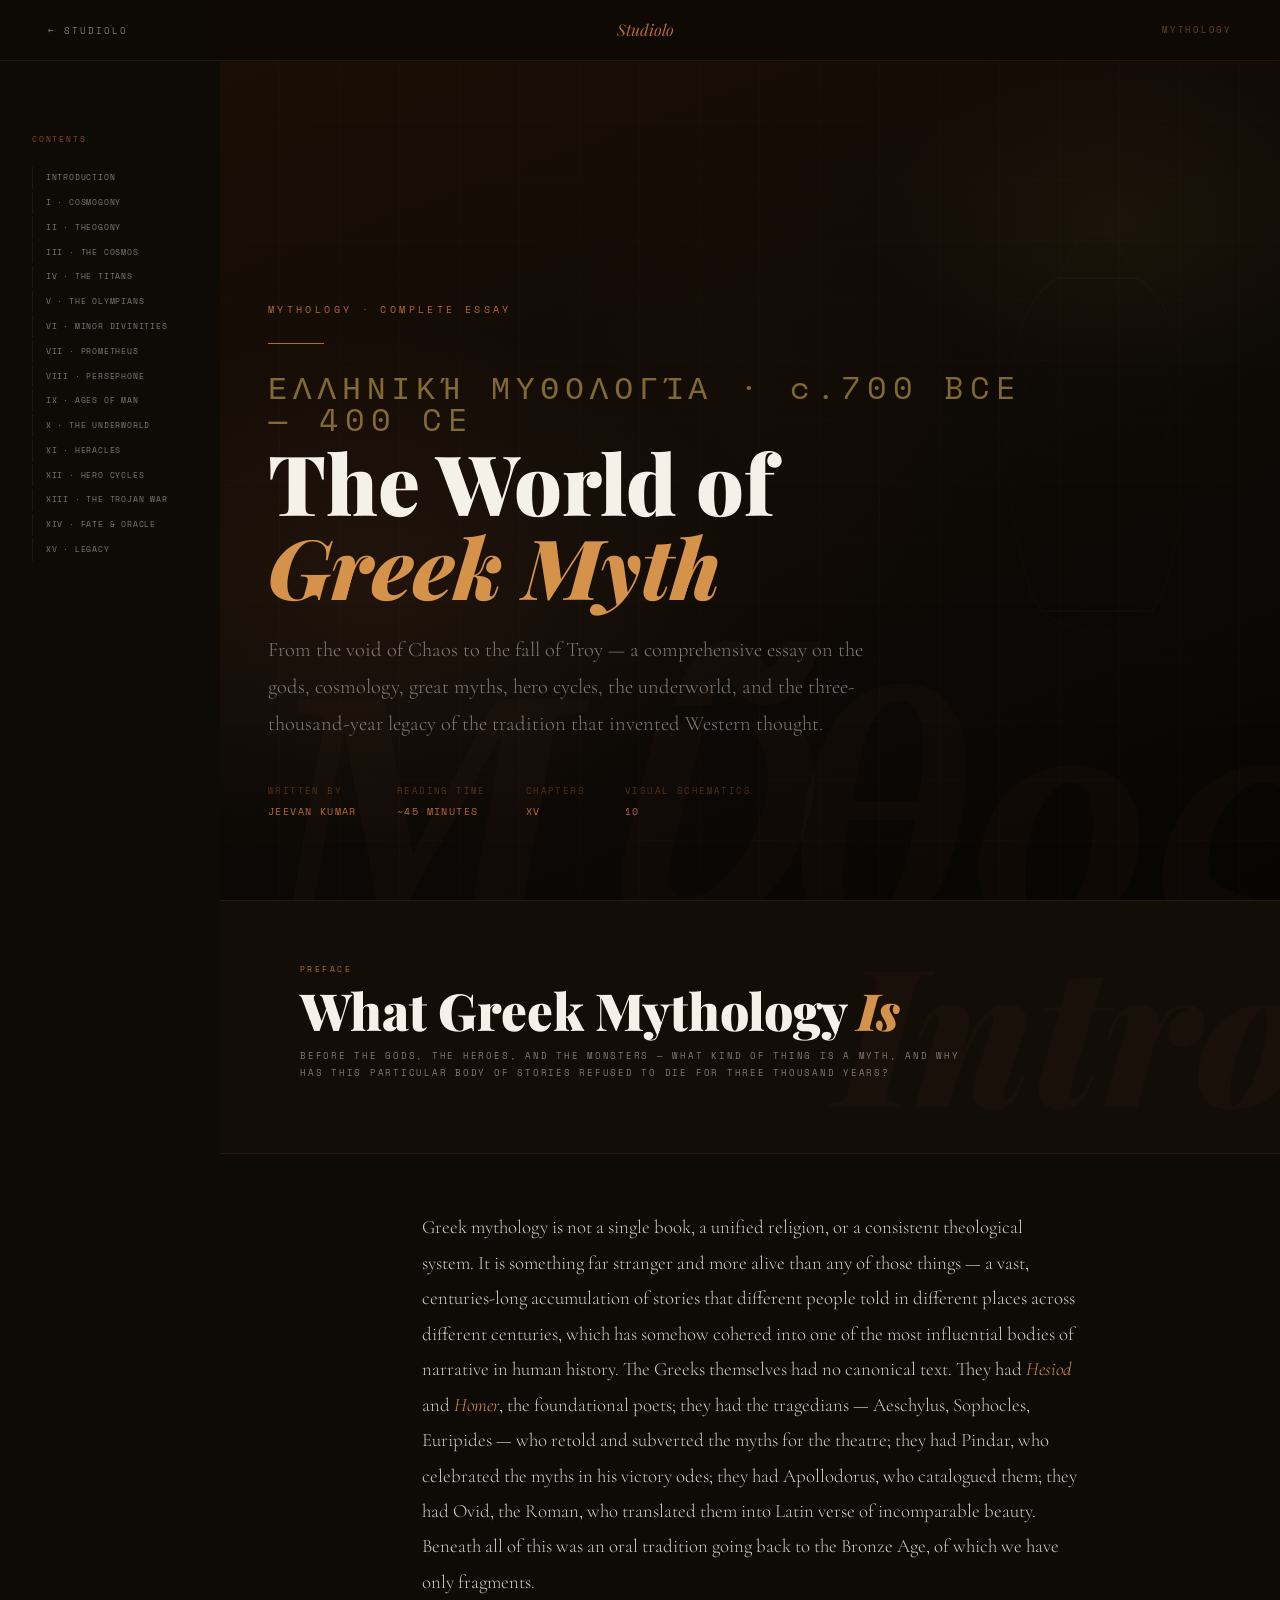
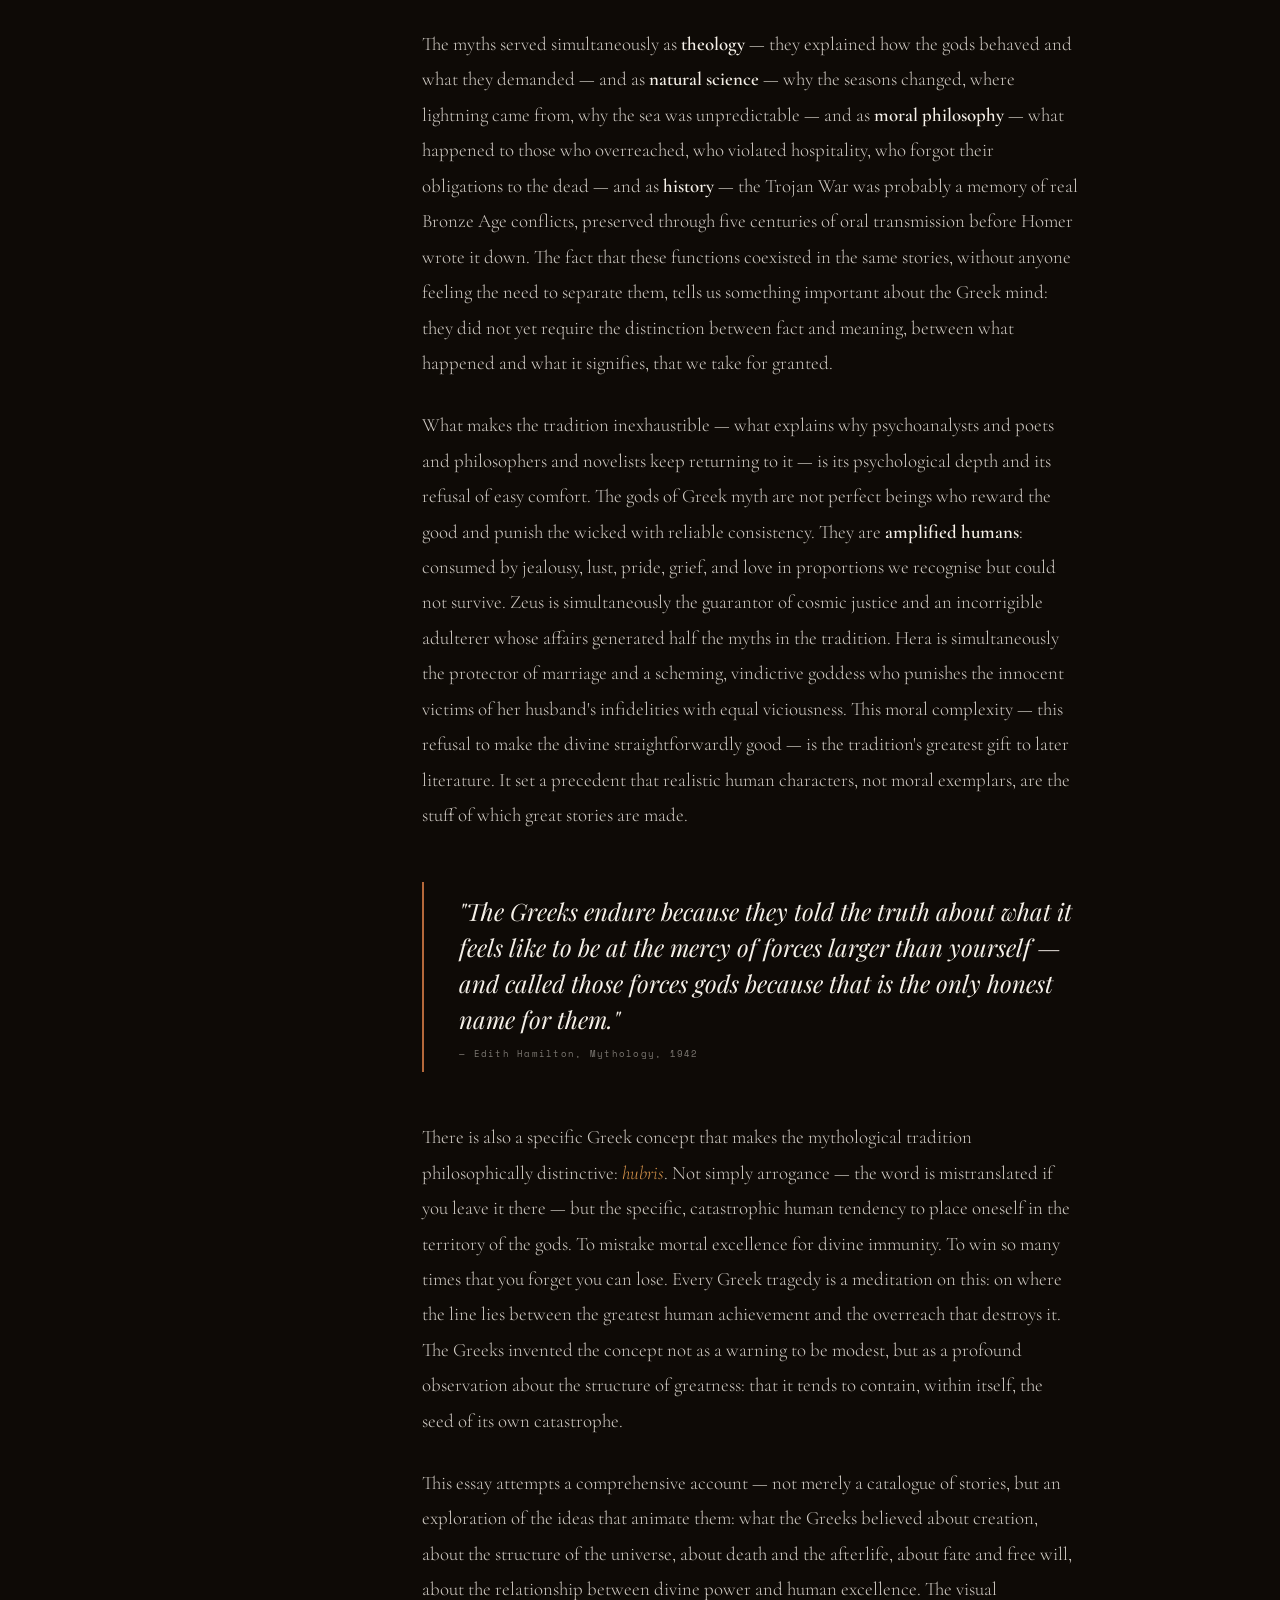
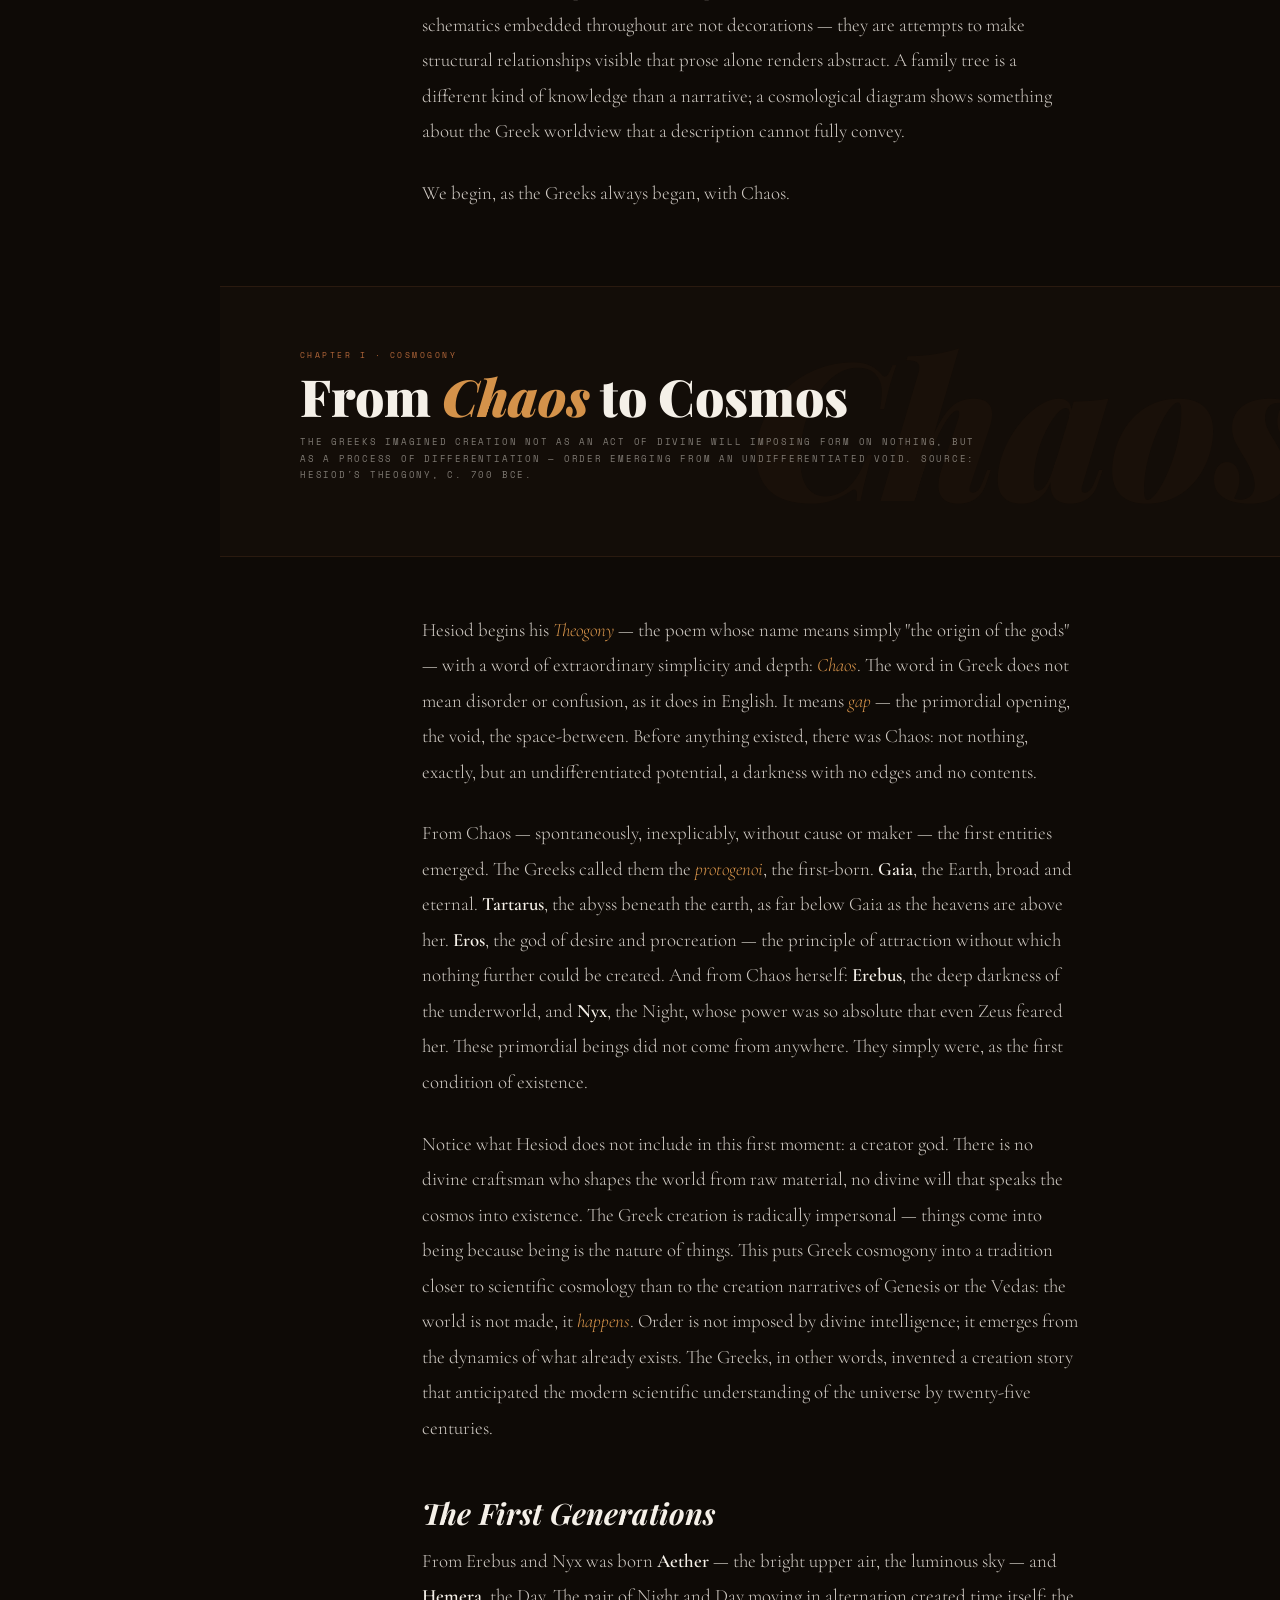
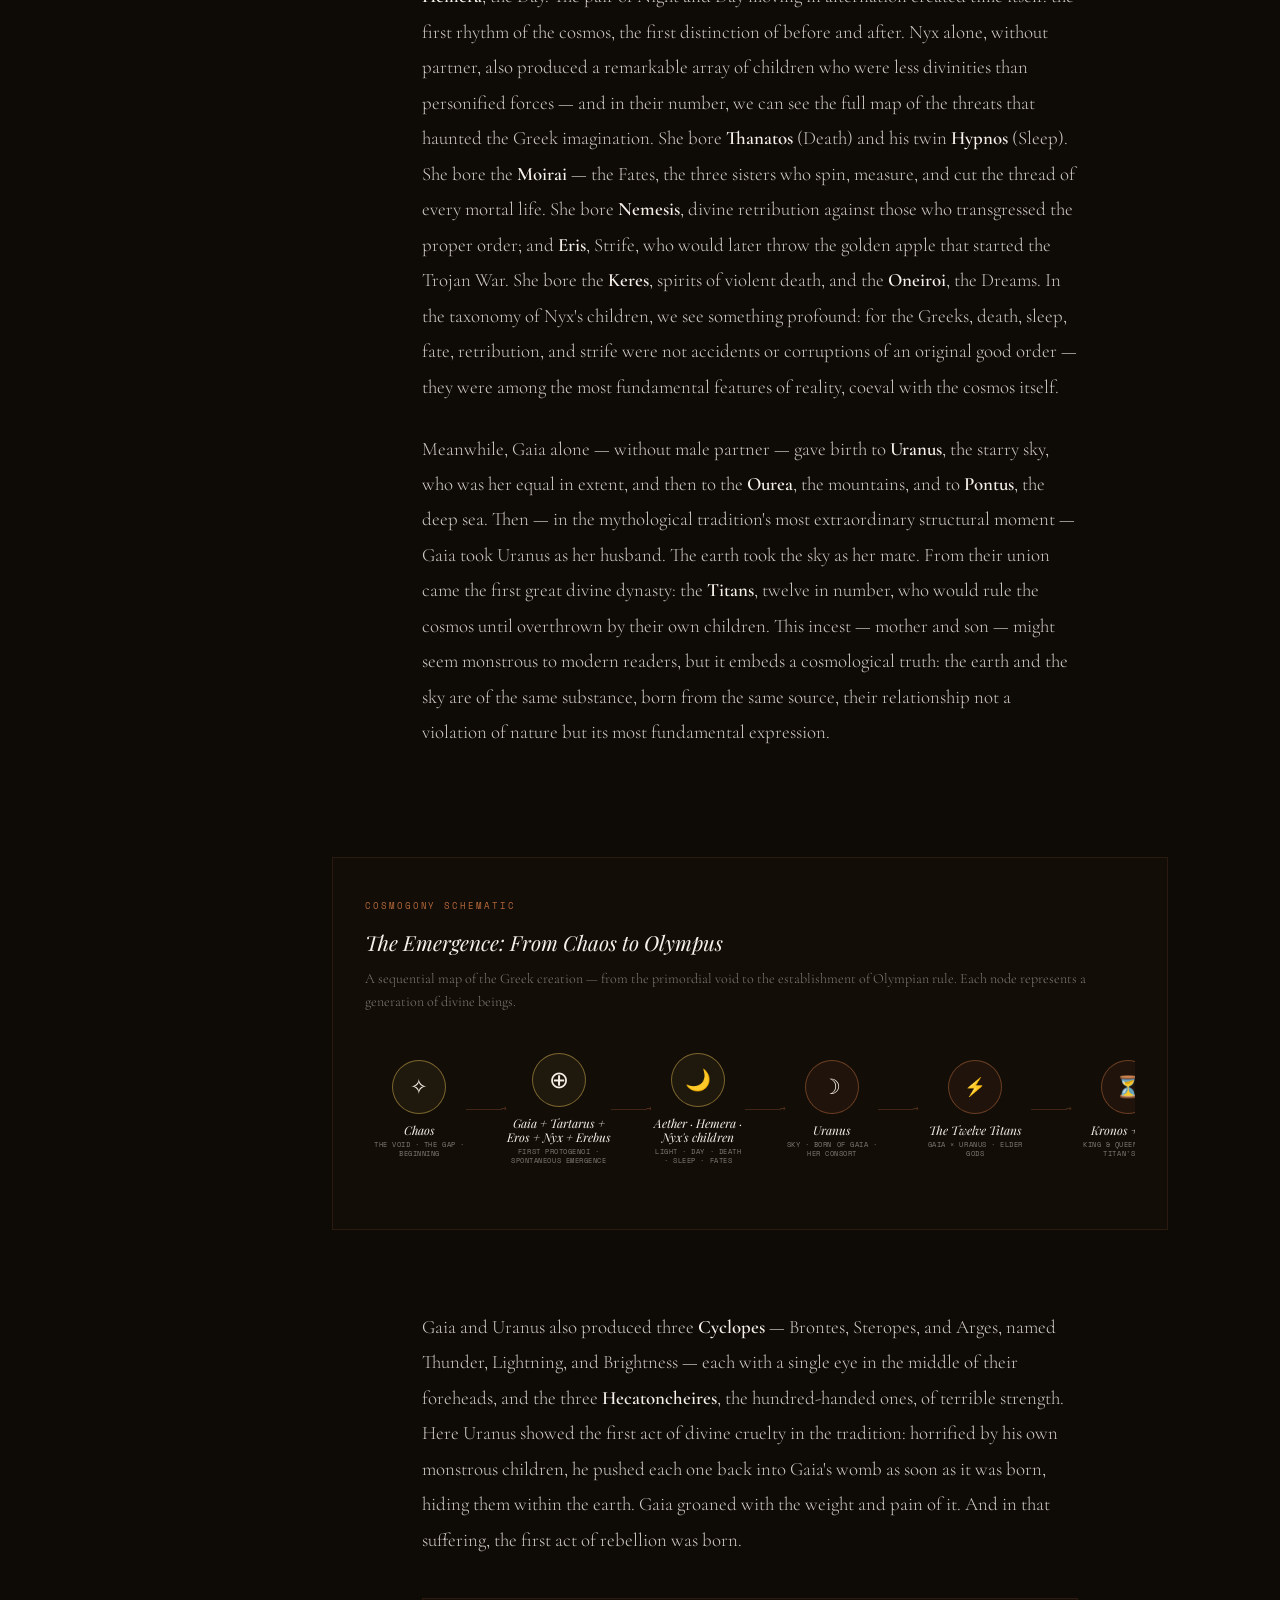
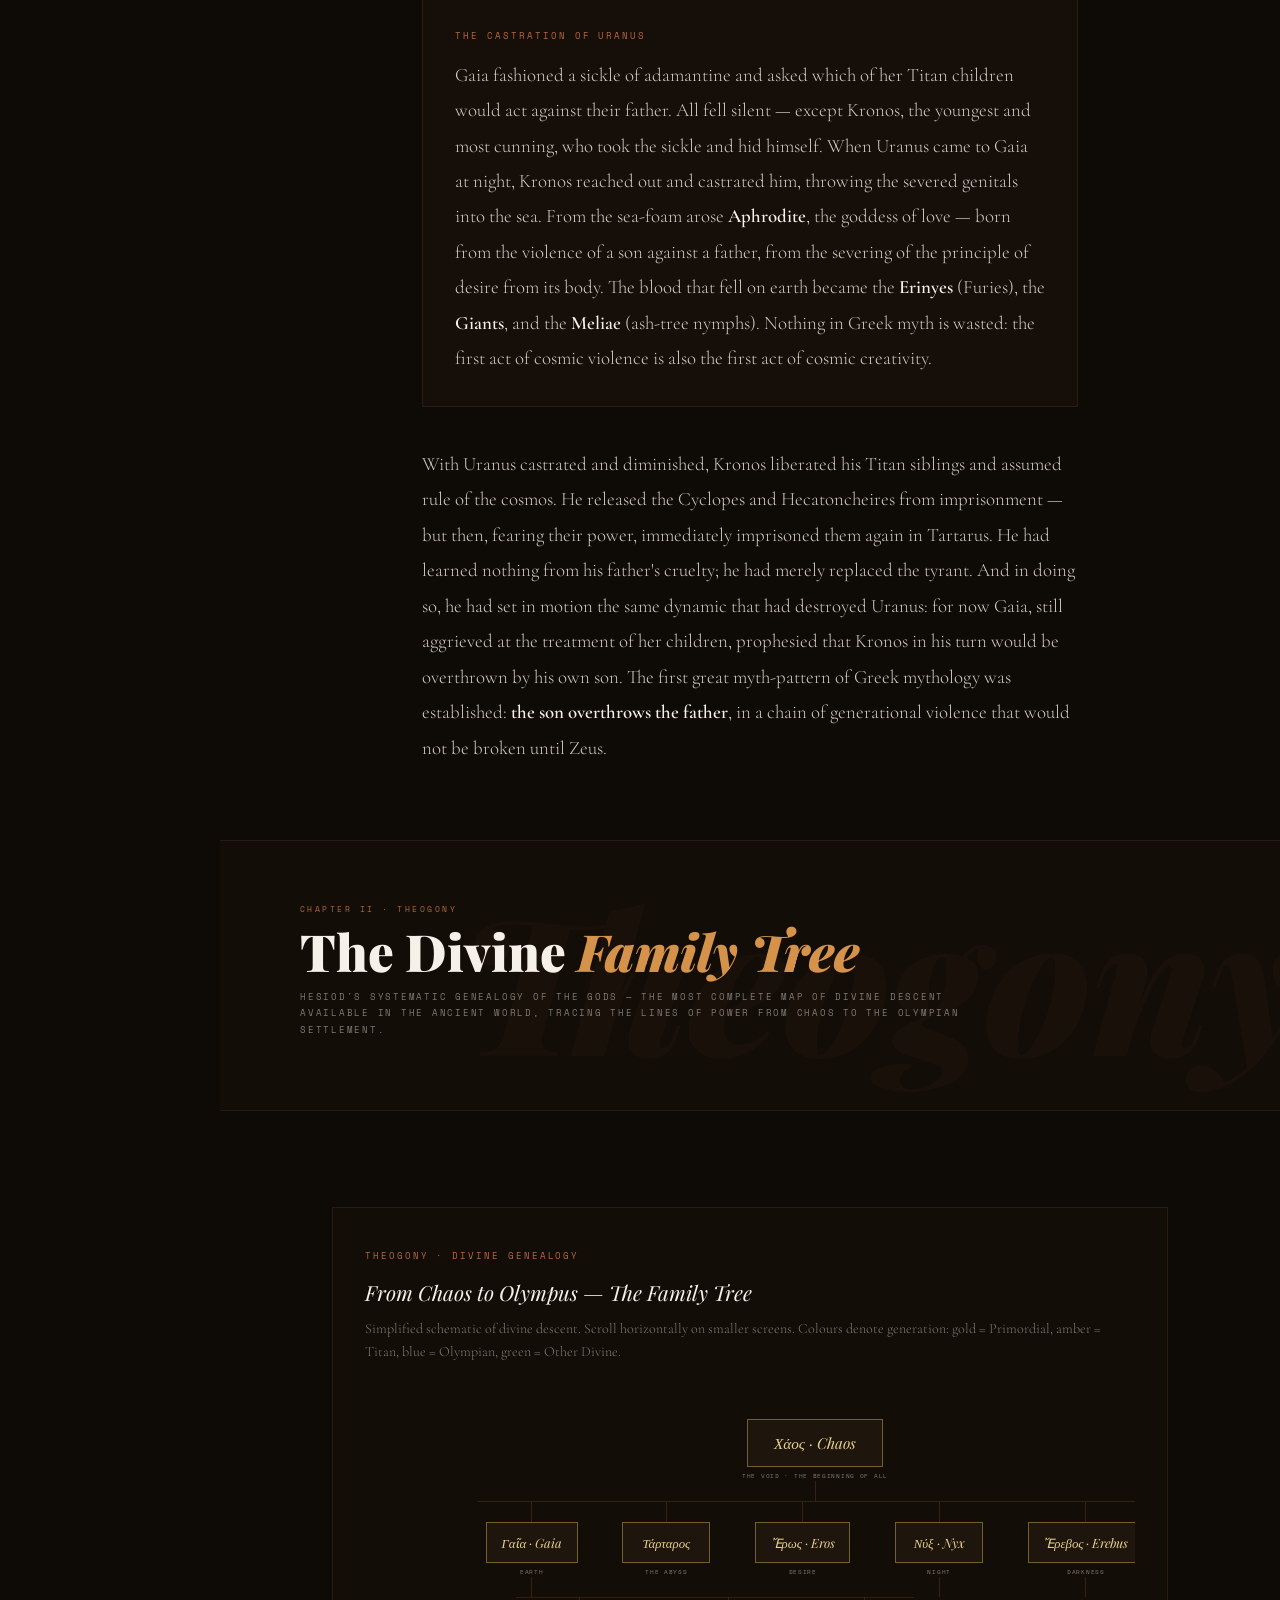
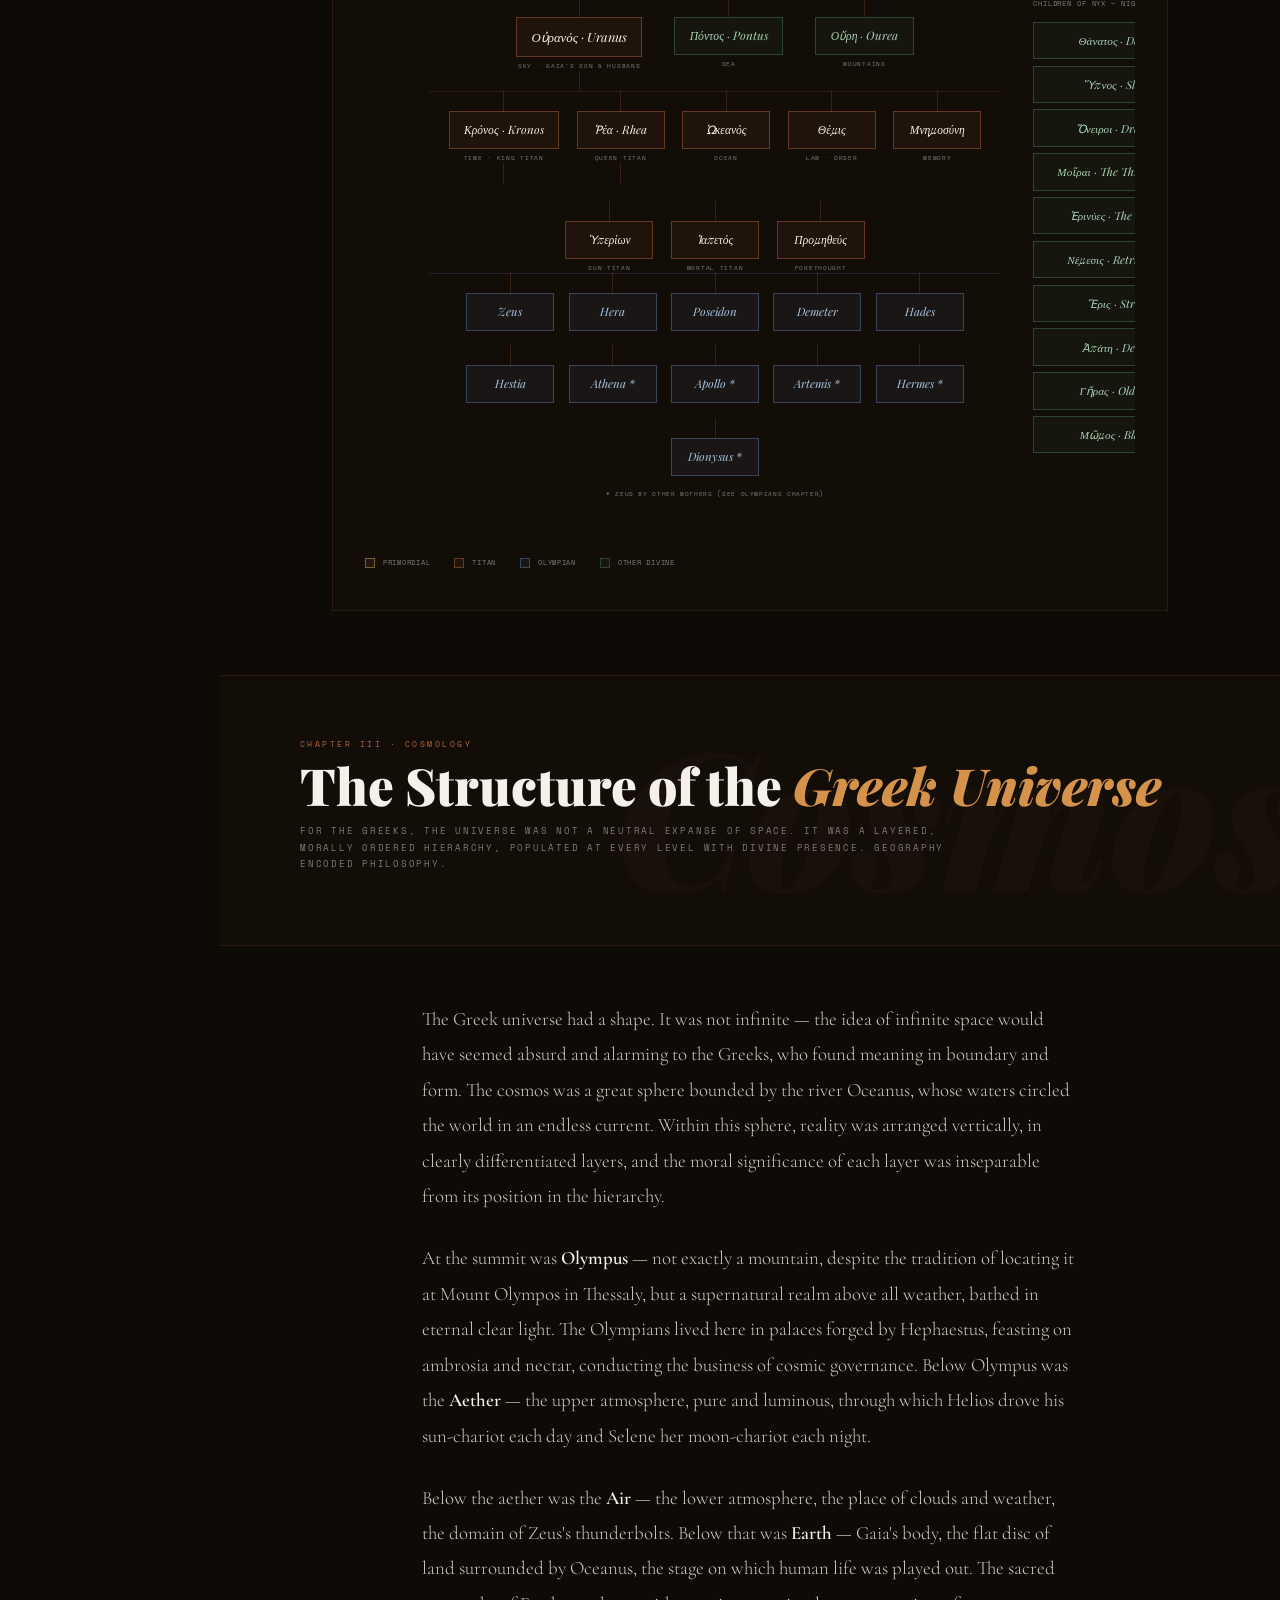
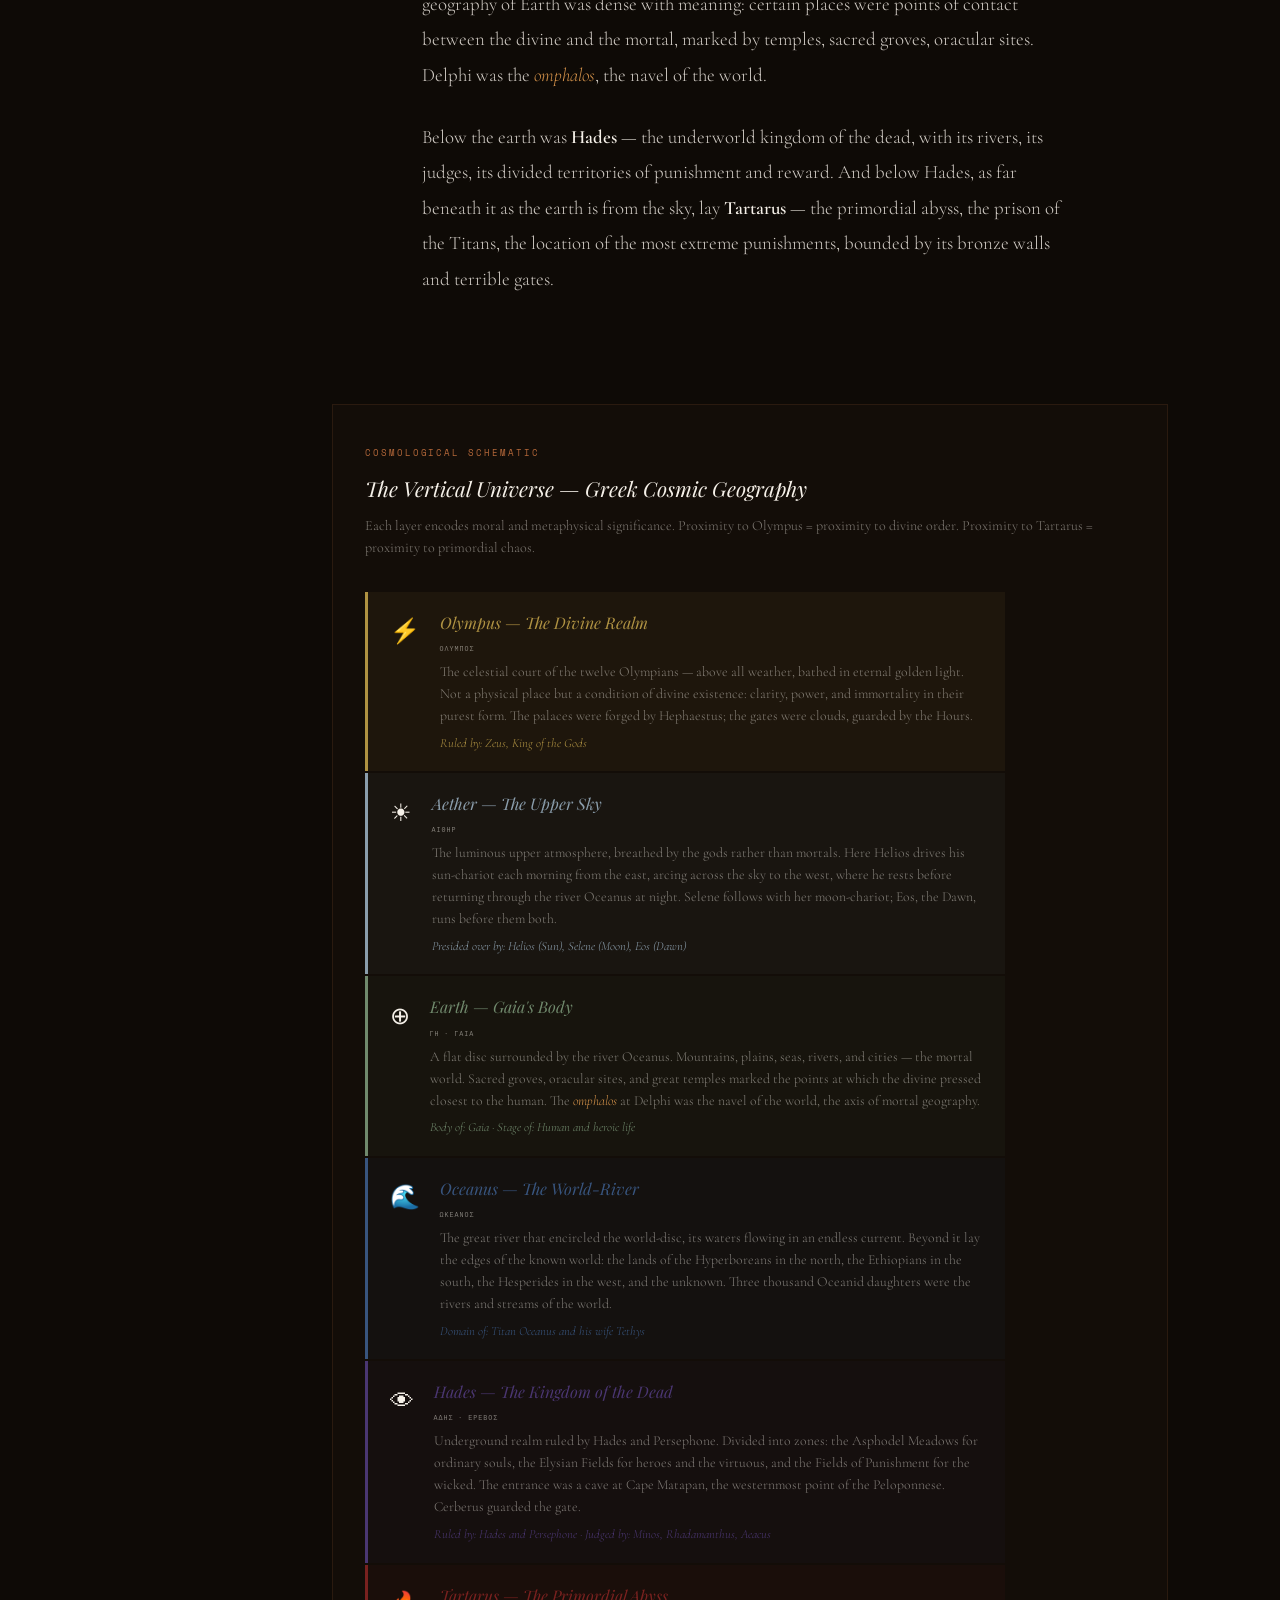
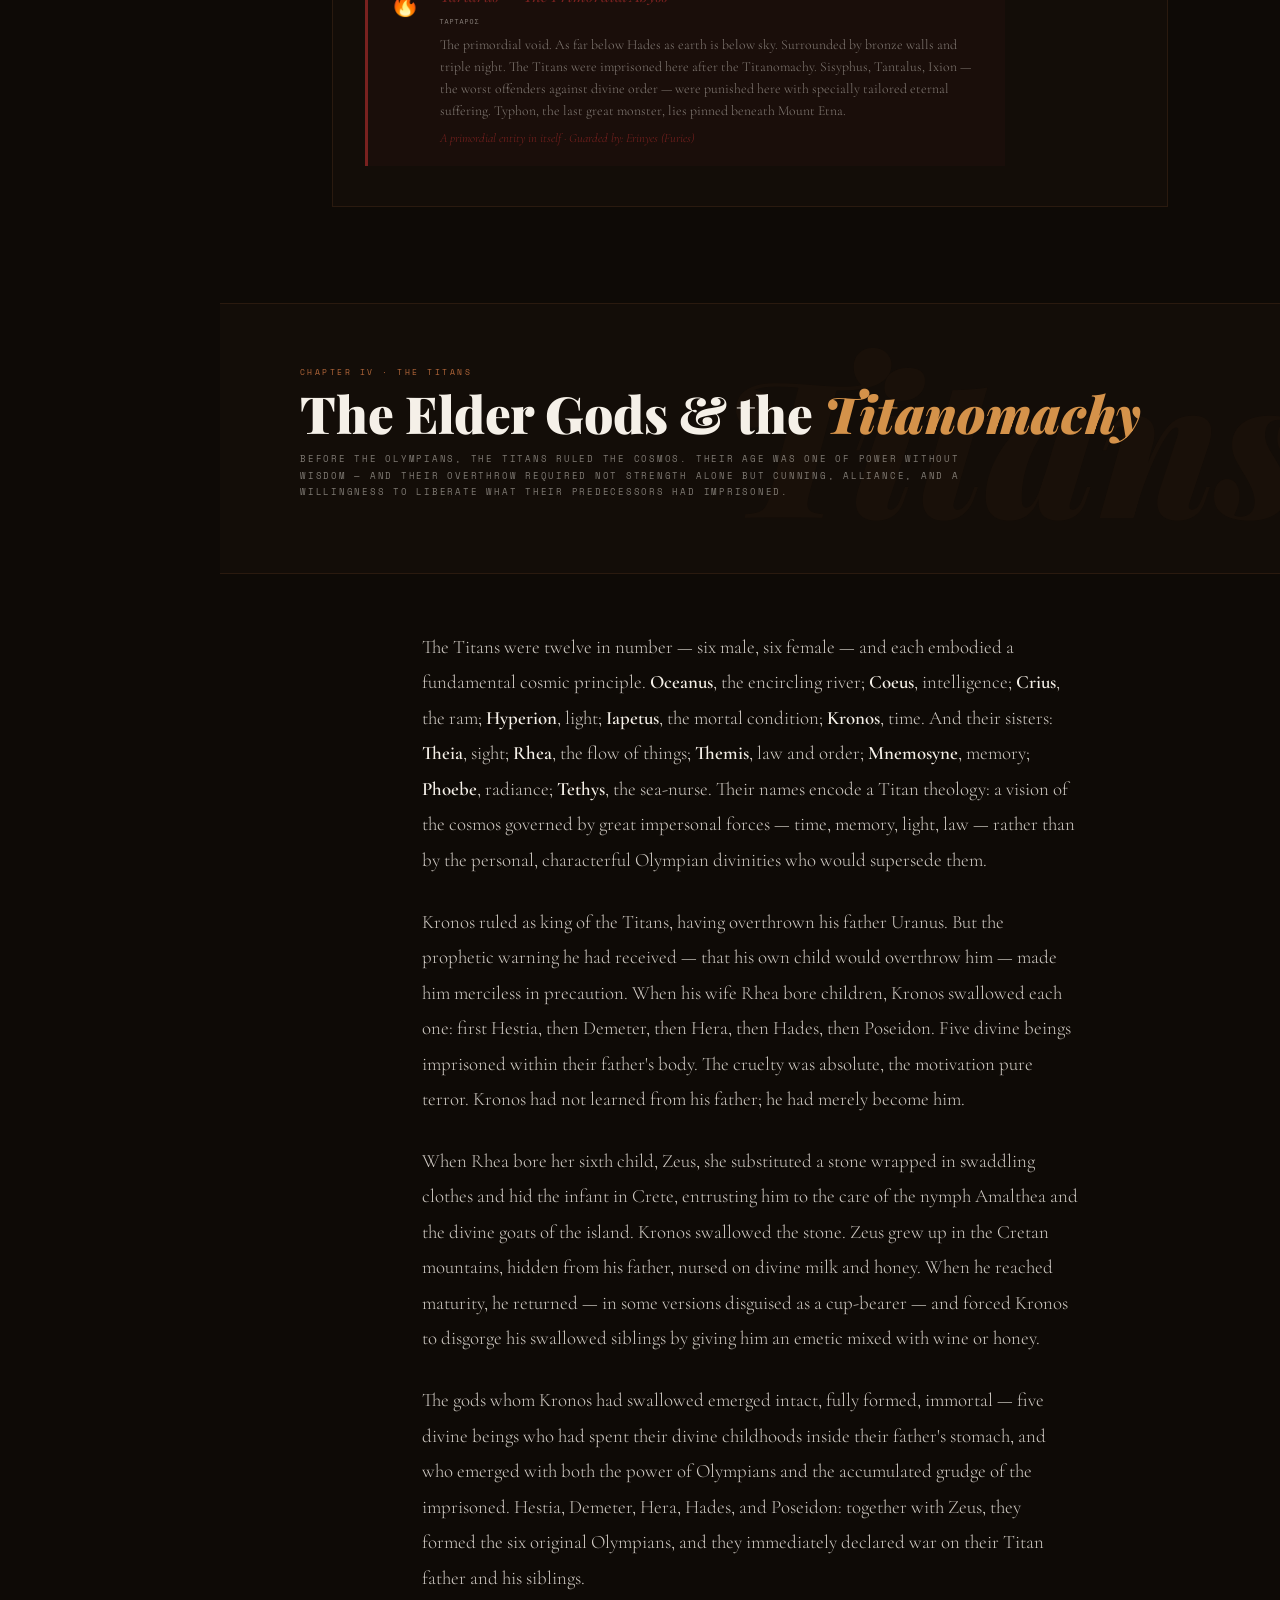
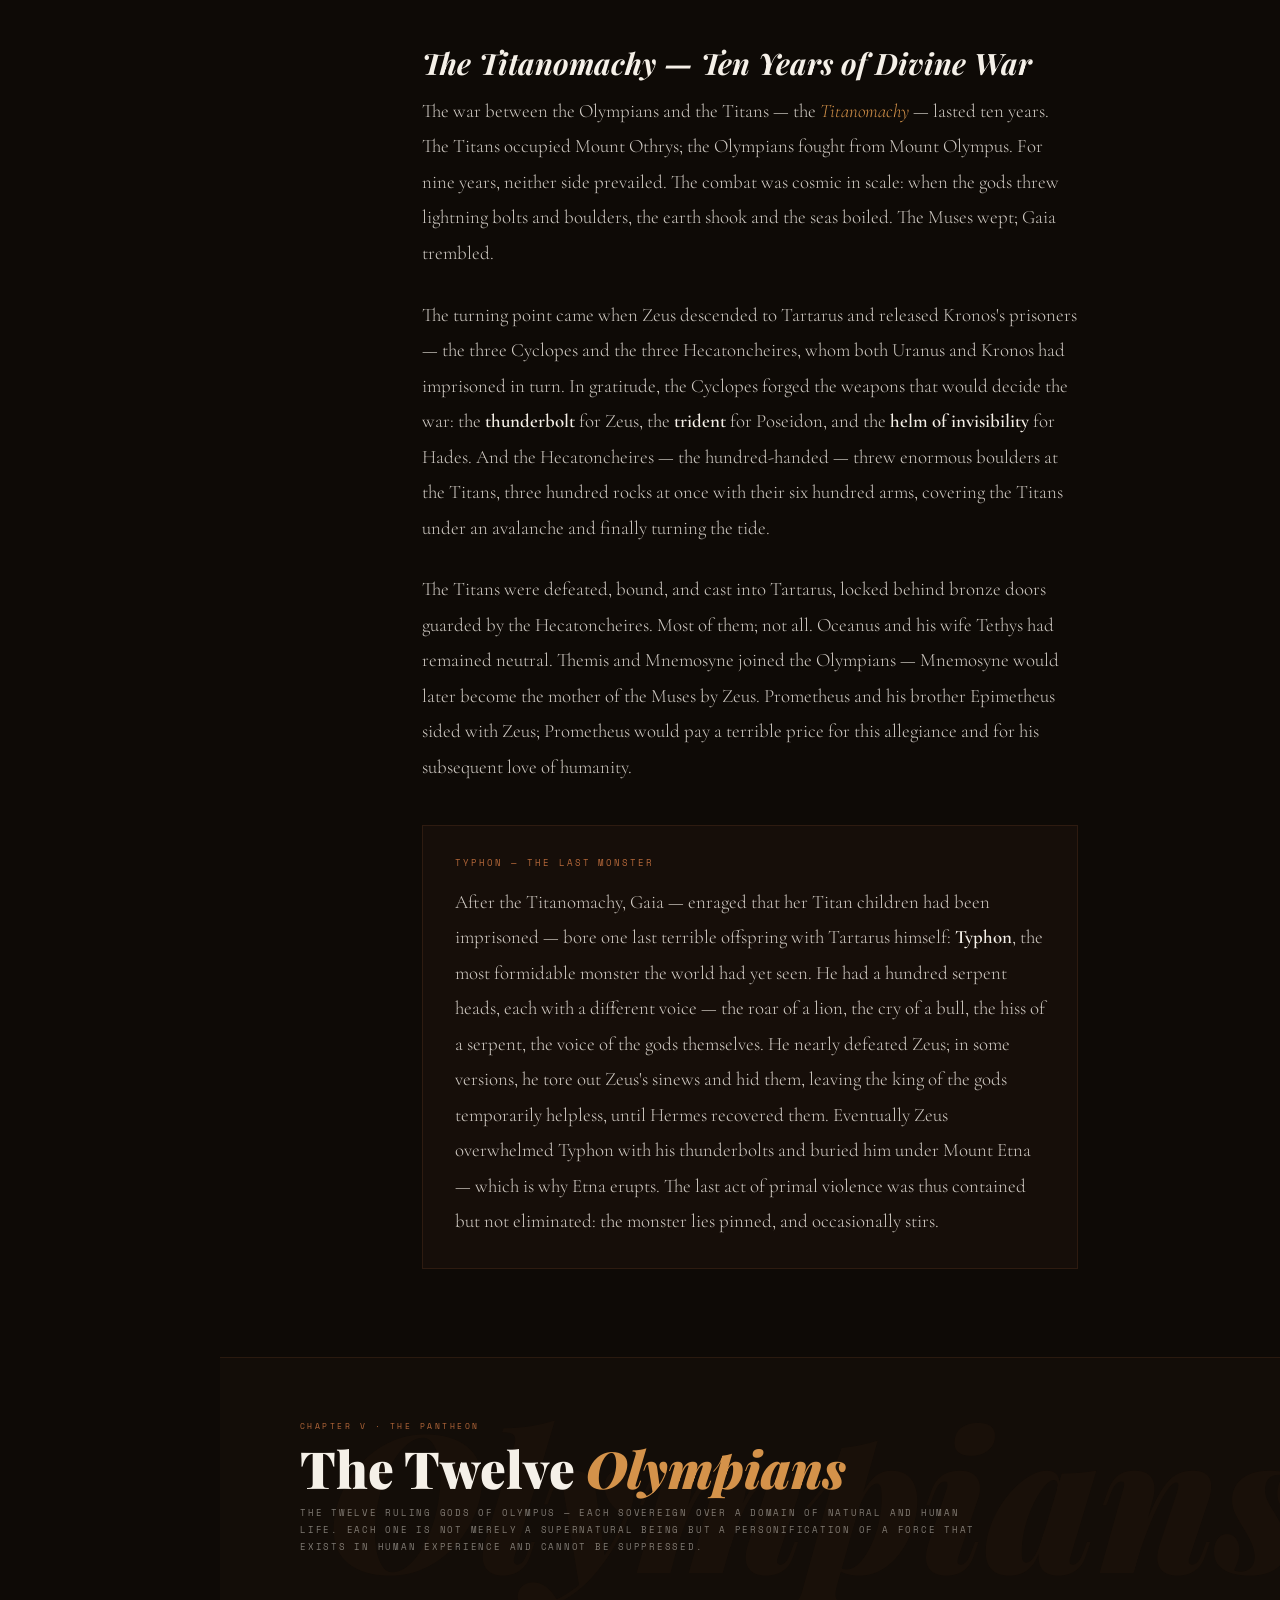
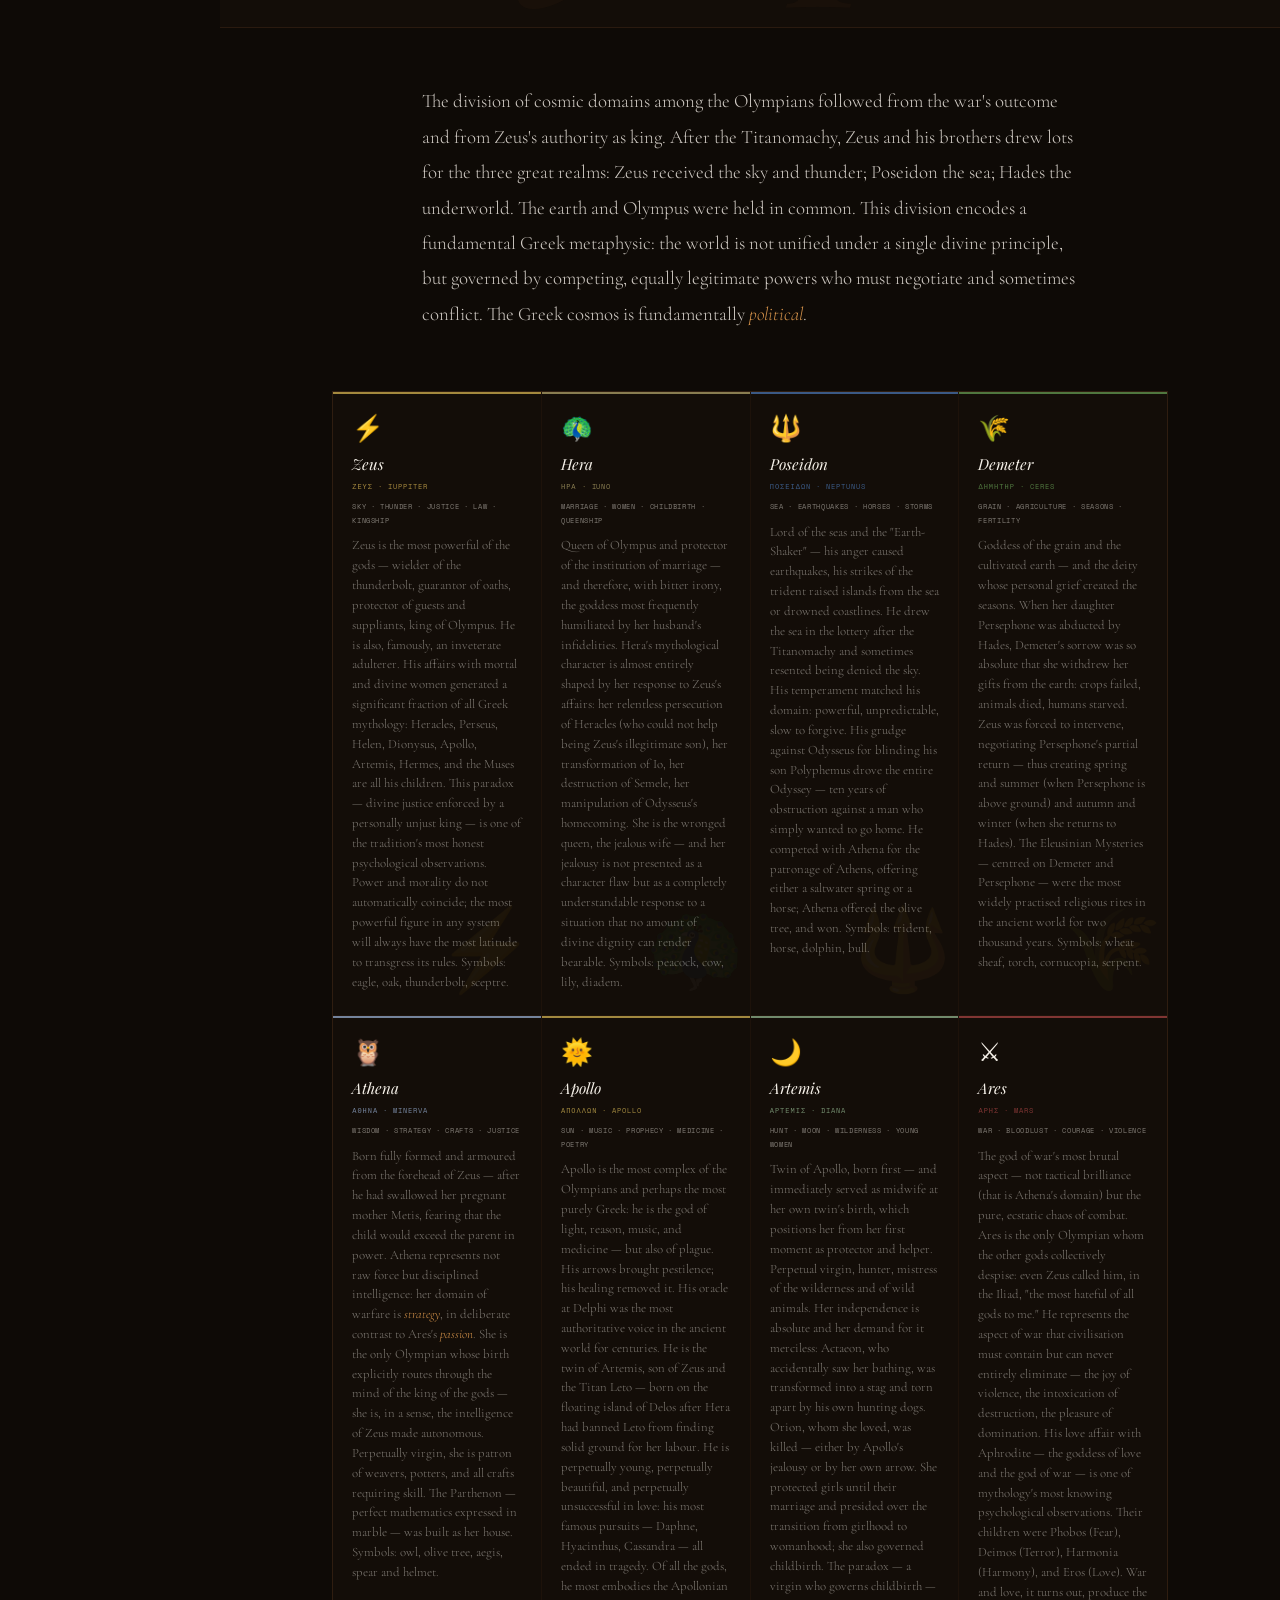
<file: articles/mythology/greek-mythology.html>
<!DOCTYPE html>
<html lang="en">
<head>
<meta charset="UTF-8">
<meta name="viewport" content="width=device-width, initial-scale=1.0">
<title>Greek Mythology: A Complete Essay — Studiolo</title>
<link href="https://fonts.googleapis.com/css2?family=Playfair+Display:ital,wght@0,400;0,700;0,900;1,400;1,700&family=Cormorant+Garamond:ital,wght@0,300;0,400;0,600;1,300;1,400;1,600&family=Space+Mono:wght@400;700&display=swap" rel="stylesheet">
<style>
/* ─── ROOT ─── */
:root {
  --accent:   #b5683a;
  --accent2:  #d4924a;
  --gold:     #c9a84c;
  --deep:     #7a3a1a;
  --bg:       #0e0a06;
  --bg2:      #130d08;
  --bg3:      #0a0704;
  --cream:    #f5f0e8;
  --text:     rgba(245,240,232,0.84);
  --muted:    rgba(245,240,232,0.48);
  --dim:      rgba(245,240,232,0.24);
  --divider:  rgba(181,104,58,0.14);
}

*  { margin:0; padding:0; box-sizing:border-box; }
html { scroll-behavior:smooth; }

body {
  background: var(--bg);
  color: var(--cream);
  font-family: 'Cormorant Garamond', Georgia, serif;
  overflow-x: hidden;
  font-size: 1.18rem;
  line-height: 1.88;
  font-weight: 300;
}

/* ─── PROGRESS ─── */
#progress-bar {
  position:fixed; top:0; left:0; z-index:400;
  height:2px; width:0%;
  background: linear-gradient(90deg,
    transparent,
    rgba(181,104,58,0.4) 20%,
    var(--accent) 50%,
    var(--accent2) 70%,
    rgba(201,168,76,0.5) 90%,
    transparent);
  transition: width .1s linear;
  pointer-events:none;
}

/* ─── NAV ─── */
.top-nav {
  position:fixed; top:0; left:0; right:0; z-index:300;
  display:flex; align-items:center; justify-content:space-between;
  padding: .95rem 3rem;
  background: rgba(14,10,6,0.94);
  backdrop-filter: blur(18px);
  border-bottom: 1px solid var(--divider);
}
.nav-back {
  font-family:'Space Mono',monospace; font-size:.58rem;
  letter-spacing:.22em; color:var(--muted); text-decoration:none;
  text-transform:uppercase; transition:color .2s;
}
.nav-back:hover { color:var(--accent); }
.nav-brand {
  font-family:'Playfair Display',serif; font-size:1rem;
  font-style:italic; color:var(--accent); text-decoration:none;
}
.nav-section {
  font-family:'Space Mono',monospace; font-size:.55rem;
  letter-spacing:.2em; color:var(--accent); opacity:.55;
  text-transform:uppercase; text-decoration:none; transition:opacity .2s;
}
.nav-section:hover { opacity:1; }

/* ─── TOC RAIL (sticky sidebar) ─── */
.page-wrapper {
  display: flex;
  gap: 0;
  max-width: 1400px;
  margin: 0 auto;
  position: relative;
}
.toc-rail {
  width: 220px;
  flex-shrink: 0;
  padding: 5rem 0 4rem 2rem;
  position: sticky;
  top: 52px;
  height: calc(100vh - 52px);
  overflow-y: auto;
  overflow-x: hidden;
  scrollbar-width: none;
}
.toc-rail::-webkit-scrollbar { display:none; }
.toc-title {
  font-family:'Space Mono',monospace; font-size:.52rem;
  letter-spacing:.22em; color:var(--accent); text-transform:uppercase;
  margin-bottom: 1.2rem; opacity:.7;
}
.toc-list { list-style:none; display:flex; flex-direction:column; gap:.15rem; }
.toc-list a {
  font-family:'Space Mono',monospace; font-size:.5rem;
  letter-spacing:.1em; color:var(--muted); text-decoration:none;
  text-transform:uppercase; padding:.35rem 0;
  border-left:1px solid var(--divider); padding-left:.8rem;
  display:block; transition:color .2s, border-color .2s;
  line-height:1.4;
}
.toc-list a:hover,
.toc-list a.active { color:var(--accent); border-left-color:var(--accent); }

/* ─── MAIN CONTENT ─── */
.main-col {
  flex:1;
  min-width:0;
  padding-bottom: 6rem;
}

/* ─── HERO ─── */
.hero {
  min-height:100vh;
  display:flex; flex-direction:column; justify-content:flex-end;
  padding: 9rem 3rem 5rem;
  position:relative; overflow:hidden;
  background:
    radial-gradient(ellipse 55% 45% at 15% 65%, rgba(181,104,58,.10) 0%, transparent 65%),
    radial-gradient(ellipse 40% 30% at 85% 25%, rgba(201,168,76,.06) 0%, transparent 60%),
    radial-gradient(ellipse 30% 50% at 50% 50%, rgba(120,60,20,.04) 0%, transparent 70%),
    linear-gradient(160deg, #1c0e06 0%, #0e0a06 55%, #070503 100%);
}
.hero::before {
  content:'';
  position:absolute; inset:0; pointer-events:none;
  background:
    repeating-linear-gradient(90deg, transparent, transparent 59px, rgba(181,104,58,.018) 59px, rgba(181,104,58,.018) 60px),
    repeating-linear-gradient(0deg,  transparent, transparent 59px, rgba(181,104,58,.018) 59px, rgba(181,104,58,.018) 60px);
}
.hero-bg-word {
  position:absolute; bottom:-4rem; right:-2rem;
  font-family:'Playfair Display',serif;
  font-size: clamp(12rem,28vw,28rem);
  font-weight:900; font-style:italic;
  color:rgba(181,104,58,.032); line-height:1;
  pointer-events:none; user-select:none; white-space:nowrap;
}
.hero-amphora-wrap {
  position:absolute; right:5%; top:50%;
  transform:translateY(-48%);
  opacity:.09; pointer-events:none;
}
.hero-inner { position:relative; z-index:1; max-width:800px; }
.hero-genre {
  font-family:'Space Mono',monospace; font-size:.62rem;
  letter-spacing:.34em; color:var(--accent); text-transform:uppercase;
  margin-bottom:1.4rem;
  opacity:0; animation:fadeUp .9s ease .15s forwards;
}
.hero-rule {
  width:56px; height:1px; background:var(--accent); opacity:.45; margin-bottom:1.8rem;
  opacity:0; animation:fadeUp .9s ease .3s forwards;
}
.hero h1 {
  font-family:'Playfair Display',serif;
  font-size: clamp(3rem,6.5vw,6.2rem);
  font-weight:900; line-height:1.0; color:var(--cream); margin-bottom:1.5rem;
  opacity:0; animation:fadeUp .9s ease .42s forwards;
}
.hero h1 em { font-style:italic; color:var(--accent2); }
.hero h1 .greek-sub {
  display:block; font-family:'Space Mono',monospace;
  font-size:.38em; letter-spacing:.18em;
  color:rgba(201,168,76,.6); margin-bottom:.3rem; font-weight:400;
  font-style:normal;
}
.hero-sub {
  font-size: clamp(1.05rem,1.7vw,1.28rem); color:var(--muted);
  line-height:1.82; max-width:640px; margin-bottom:2.5rem;
  opacity:0; animation:fadeUp .9s ease .58s forwards;
}
.hero-meta {
  display:flex; gap:2.5rem; flex-wrap:wrap;
  opacity:0; animation:fadeUp .9s ease .75s forwards;
}
.meta-item {
  font-family:'Space Mono',monospace; font-size:.55rem;
  letter-spacing:.16em; color:rgba(181,104,58,.4); text-transform:uppercase;
}
.meta-item span { display:block; color:var(--accent); font-size:.6rem; margin-top:.18rem; }

/* ─── TYPOGRAPHY ─── */
h2.chapter-title {
  font-family:'Playfair Display',serif;
  font-size: clamp(2rem,4vw,3.2rem);
  font-weight:900; line-height:1.1; color:var(--cream);
  margin: 0 0 .6rem;
}
h2.chapter-title em { font-style:italic; color:var(--accent2); }
h2.chapter-title .ch-num {
  display:block; font-family:'Space Mono',monospace;
  font-size:.52rem; letter-spacing:.3em; color:var(--accent);
  text-transform:uppercase; margin-bottom:.5rem; font-weight:400;
}
h3.section-head {
  font-family:'Playfair Display',serif;
  font-size: clamp(1.35rem,2.5vw,1.85rem);
  font-weight:700; font-style:italic; color:var(--cream);
  margin: 3rem 0 .8rem; line-height:1.25;
}
h4.sub-head {
  font-family:'Playfair Display',serif; font-size:1.15rem;
  font-style:italic; color:var(--accent2); margin: 2rem 0 .6rem;
}
p { margin-bottom:1.65rem; color:var(--text); }
strong { color:var(--cream); font-weight:600; }
em { color:var(--accent2); font-style:italic; }

/* ─── PROSE CONTAINERS ─── */
.prose { max-width:720px; margin:0 auto; padding:0 2rem; }
.prose-wide { max-width:900px; margin:0 auto; padding:0 2rem; }

/* ─── PULL QUOTE ─── */
.pull {
  border-left:2px solid var(--accent);
  padding:.7rem 0 .7rem 2.2rem; margin:3rem 0;
  font-family:'Playfair Display',serif;
  font-size: clamp(1.15rem,2vw,1.5rem);
  font-style:italic; color:var(--cream); line-height:1.5;
}
.pull cite {
  display:block; margin-top:.65rem;
  font-family:'Space Mono',monospace; font-size:.56rem;
  font-style:normal; letter-spacing:.14em; color:var(--muted);
}

/* ─── RULE ─── */
.rule {
  display:flex; align-items:center; gap:1rem;
  margin: 3.5rem 0; color:var(--accent);
}
.rule-line { flex:1; height:1px; background:currentColor; opacity:.12; }
.rule-gem  { width:5px; height:5px; transform:rotate(45deg); background:currentColor; opacity:.4; flex-shrink:0; }

/* ─── CALLOUT BOX ─── */
.callout {
  background:rgba(181,104,58,.05); border:1px solid rgba(181,104,58,.15);
  padding:1.8rem 2rem; margin:2.5rem 0;
}
.callout-label {
  font-family:'Space Mono',monospace; font-size:.56rem;
  letter-spacing:.22em; color:var(--accent); text-transform:uppercase; margin-bottom:.8rem;
}
.callout p { margin-bottom:0; }
.callout p + p { margin-top:.9rem; }

/* ─── GREEK KEY ─── */
.gk {
  height:7px; margin:2.5rem 0; opacity:.7;
  background-image:url("data:image/svg+xml,%3Csvg xmlns='http://www.w3.org/2000/svg' width='28' height='7'%3E%3Cpath d='M0,7 L0,0 L7,0 L7,5 L5,5 L5,2 L2,2 L2,7Z M9,0 L9,3 L13,3 L13,0 L15,0 L15,5 L7,5 L7,3 L9,3Z M17,0 L17,7 L19,7 L19,2 L22,2 L22,5 L20,5 L20,7 L24,7 L24,0Z' fill='rgba(181,104,58,0.25)'/%3E%3C/svg%3E");
  background-repeat:repeat-x;
  background-position:left center;
}

/* ─── CHAPTER HEADER BAND ─── */
.chapter-band {
  background:var(--bg2);
  border-top:1px solid var(--divider);
  border-bottom:1px solid var(--divider);
  padding: 4rem 2rem 3.5rem;
  margin-bottom:0;
  position:relative; overflow:hidden;
}
.chapter-band::after {
  content: attr(data-wm);
  position:absolute; right:-1.5rem; top:50%;
  transform:translateY(-50%);
  font-family:'Playfair Display',serif;
  font-size: clamp(8rem,15vw,14rem);
  font-weight:900; font-style:italic;
  color:rgba(181,104,58,.04);
  line-height:1; pointer-events:none; user-select:none; white-space:nowrap;
}
.chapter-band-inner { max-width:900px; margin:0 auto; position:relative; z-index:1; }
.chapter-sub {
  font-family:'Space Mono',monospace; font-size:.55rem;
  letter-spacing:.2em; color:var(--muted); text-transform:uppercase;
  margin-bottom:1rem; max-width:680px;
}

/* ─── DIAGRAM PANELS ─── */
.diagram-panel {
  background:var(--bg2);
  border:1px solid var(--divider);
  padding:2.5rem 2rem; margin:3rem 0;
  position:relative; overflow:hidden;
}
.diagram-panel-label {
  font-family:'Space Mono',monospace; font-size:.55rem;
  letter-spacing:.22em; color:var(--accent); text-transform:uppercase;
  margin-bottom:.5rem;
}
.diagram-panel-title {
  font-family:'Playfair Display',serif; font-size:1.3rem;
  font-style:italic; color:var(--cream); margin-bottom:.4rem;
}
.diagram-panel-sub {
  font-size:.88rem; color:var(--muted); margin-bottom:2rem; line-height:1.6; margin-top:0;
}

/* ─── CREATION TIMELINE ─── */
.c-timeline { overflow-x:auto; padding:.5rem 0 1.5rem; }
.c-track {
  display:flex; align-items:center; gap:0;
  min-width:max-content; padding:0 .5rem;
}
.ct-step { display:flex; flex-direction:column; align-items:center; }
.ct-connector { display:flex; align-items:center; }
.ct-line { width:36px; height:1px; background:rgba(181,104,58,.28); }
.ct-arr { font-family:'Space Mono',monospace; font-size:.55rem; color:rgba(181,104,58,.4); margin-left:-1px; }
.ct-node { width:5.8rem; text-align:center; }
.ct-circle {
  width:54px; height:54px; border-radius:50%;
  border:1.5px solid rgba(181,104,58,.35);
  background:rgba(181,104,58,.06);
  display:flex; align-items:center; justify-content:center;
  margin:0 auto .55rem; font-size:1.3rem;
  transition: border-color .3s, background .3s;
}
.ct-circle:hover { border-color:rgba(181,104,58,.7); background:rgba(181,104,58,.1); }
.ct-circle.p  { border-color:rgba(201,168,76,.55); background:rgba(201,168,76,.07); }
.ct-circle.t  { border-color:rgba(181,104,58,.5);  background:rgba(181,104,58,.08); }
.ct-circle.ol { border-color:rgba(100,140,200,.5);  background:rgba(100,140,200,.07); }
.ct-name {
  font-family:'Playfair Display',serif; font-size:.75rem;
  font-style:italic; color:var(--cream); line-height:1.2; margin-bottom:.15rem;
}
.ct-role {
  font-family:'Space Mono',monospace; font-size:.42rem;
  letter-spacing:.08em; color:var(--muted); text-transform:uppercase; line-height:1.3;
}

/* ─── THEOGONY TREE ─── */
.tree-wrap { overflow-x:auto; padding:1rem 0 1.5rem; }
.t-row { display:flex; justify-content:center; align-items:flex-end; gap:0; }
.t-col { display:flex; flex-direction:column; align-items:center; }
.t-box {
  padding:.45rem .9rem; white-space:nowrap;
  border:1px solid rgba(181,104,58,.3); background:rgba(181,104,58,.05);
  font-family:'Playfair Display',serif; font-size:.8rem; font-style:italic;
  color:var(--cream); min-width:88px; text-align:center;
  transition: background .25s;
}
.t-box:hover { background:rgba(181,104,58,.1); }
.t-box.p { border-color:rgba(201,168,76,.5); background:rgba(201,168,76,.06); color:#e8d090; }
.t-box.t { border-color:rgba(181,104,58,.45); background:rgba(181,104,58,.07); }
.t-box.o { border-color:rgba(100,140,200,.4);  background:rgba(100,140,200,.07); color:#a8c4e0; }
.t-box.n { border-color:rgba(80,160,100,.35);  background:rgba(80,160,100,.06); color:#a8d0b0; font-size:.73rem; }
.t-sub {
  font-family:'Space Mono',monospace; font-size:.37rem;
  letter-spacing:.12em; color:var(--muted); text-transform:uppercase; margin-top:.18rem;
}
.t-v-down { width:1px; height:20px; background:rgba(181,104,58,.22); }
.t-v-up   { width:1px; height:20px; background:rgba(181,104,58,.22); }
.t-h { height:1px; background:rgba(181,104,58,.2); flex:1; }
.t-plus { font-family:'Space Mono',monospace; font-size:.62rem; color:rgba(181,104,58,.38); padding:0 .35rem; }
.tree-legend { display:flex; gap:1.5rem; flex-wrap:wrap; margin-top:1.5rem; }
.tl-item { display:flex; align-items:center; gap:.5rem; }
.tl-swatch { width:10px; height:10px; border:1px solid; flex-shrink:0; }
.tl-label { font-family:'Space Mono',monospace; font-size:.46rem; letter-spacing:.1em; color:var(--muted); text-transform:uppercase; }

/* ─── COSMOS STACK ─── */
.cosmos-stack { display:flex; flex-direction:column; gap:2px; max-width:640px; }
.cosmos-layer {
  display:flex; gap:1.2rem; align-items:flex-start;
  padding:1rem 1.4rem;
  border-left:3px solid var(--lc, rgba(181,104,58,.4));
  background:var(--lb, rgba(181,104,58,.03));
  transition: background .25s;
}
.cosmos-layer:hover { background:rgba(181,104,58,.06); }
.cl-icon { font-size:1.5rem; flex-shrink:0; margin-top:.1rem; }
.cl-body { flex:1; }
.cl-name {
  font-family:'Playfair Display',serif; font-size:1rem;
  font-style:italic; color:var(--lc, var(--cream)); margin-bottom:.25rem;
}
.cl-greek {
  font-family:'Space Mono',monospace; font-size:.42rem;
  letter-spacing:.14em; color:var(--muted); text-transform:uppercase; margin-bottom:.4rem;
}
.cl-desc { font-size:.86rem; color:var(--muted); line-height:1.6; margin:0; }
.cl-ruler { font-size:.78rem; color:var(--lc, var(--accent)); font-style:italic; margin-top:.3rem; }

/* ─── OLYMPIANS GRID ─── */
.olympians-grid {
  display:grid; grid-template-columns:repeat(4,1fr);
  gap:1px; background:rgba(181,104,58,.09);
  border:1px solid rgba(181,104,58,.12);
}
.og-cell {
  background:var(--bg2); padding:1.4rem 1.2rem;
  border-top:2px solid var(--oc, rgba(181,104,58,.3));
  transition: background .25s;
  position:relative; overflow:hidden;
}
.og-cell::after {
  content:var(--osym,'');
  position:absolute; bottom:-.8rem; right:.3rem;
  font-size:5rem; opacity:.04; pointer-events:none; user-select:none;
}
.og-cell:hover { background:rgba(181,104,58,.04); }
.og-sym { font-size:1.6rem; margin-bottom:.5rem; line-height:1; }
.og-name {
  font-family:'Playfair Display',serif; font-size:.95rem;
  font-style:italic; color:var(--cream); margin-bottom:.12rem;
}
.og-greek {
  font-family:'Space Mono',monospace; font-size:.44rem;
  letter-spacing:.14em; color:var(--oc, var(--accent)); text-transform:uppercase; margin-bottom:.4rem;
}
.og-domain {
  font-family:'Space Mono',monospace; font-size:.46rem;
  letter-spacing:.09em; color:var(--muted); text-transform:uppercase; margin-bottom:.55rem;
}
.og-desc { font-size:.8rem; color:var(--muted); line-height:1.55; }

/* ─── AGES TIMELINE ─── */
.ages-track { position:relative; padding-left:3.2rem; }
.ages-track::before {
  content:''; position:absolute; left:.9rem; top:1.5rem; bottom:1.5rem;
  width:1px; background:rgba(181,104,58,.18);
}
.age-row {
  display:flex; gap:2rem; align-items:flex-start;
  padding:1.5rem 0; border-bottom:1px solid rgba(181,104,58,.05);
  position:relative;
}
.age-row:last-child { border-bottom:none; }
.age-dot {
  position:absolute; left:-2.3rem; top:2rem;
  width:20px; height:20px; border-radius:50%;
  border:1.5px solid var(--ac, var(--accent));
  background:var(--bg2);
  display:flex; align-items:center; justify-content:center;
}
.age-dot::after {
  content:''; width:7px; height:7px; border-radius:50%;
  background:var(--ac, var(--accent)); opacity:.75;
}
.age-side { min-width:130px; flex-shrink:0; margin-top:.15rem; }
.age-era {
  font-family:'Space Mono',monospace; font-size:.56rem;
  letter-spacing:.18em; text-transform:uppercase; color:var(--ac, var(--accent));
}
.age-metal { font-size:.76rem; color:var(--muted); margin-top:.1rem; }
.age-body { flex:1; }
.age-name {
  font-family:'Playfair Display',serif; font-size:1.1rem;
  font-style:italic; color:var(--cream); margin-bottom:.4rem;
}
.age-text { font-size:.88rem; color:var(--muted); line-height:1.65; margin:0; }
.age-tags { display:flex; flex-wrap:wrap; gap:.45rem; margin-top:.7rem; }
.at {
  font-family:'Space Mono',monospace; font-size:.42rem;
  letter-spacing:.1em; text-transform:uppercase;
  padding:.18rem .55rem; border:1px solid var(--ac, rgba(181,104,58,.3));
  color:var(--ac, var(--muted)); opacity:.75;
}

/* ─── UNDERWORLD MAP ─── */
.uw-wrap {
  background:linear-gradient(180deg, #0c0616 0%, #060210 100%);
  border:1px solid rgba(181,104,58,.12); padding:2rem;
  max-width:820px; margin:0 auto;
}
.uw-top-label {
  font-family:'Space Mono',monospace; font-size:.56rem;
  letter-spacing:.24em; color:rgba(181,104,58,.45);
  text-transform:uppercase; text-align:center; margin-bottom:1.5rem;
}
.uw-rivers { display:flex; flex-direction:column; gap:.55rem; margin-bottom:1.8rem; }
.uw-river { display:flex; align-items:center; gap:.8rem; }
.uw-riv-name {
  font-family:'Playfair Display',serif; font-size:.75rem; font-style:italic;
  min-width:100px; color:var(--rc, rgba(80,120,200,.8));
}
.uw-riv-line {
  flex:1; height:2px;
  background:linear-gradient(90deg, var(--rc, rgba(80,120,200,.3)), transparent);
  position:relative;
}
.uw-riv-line::after {
  content:''; position:absolute; inset:0;
  background:repeating-linear-gradient(90deg, transparent 0,transparent 7px, rgba(255,255,255,.04) 7px, rgba(255,255,255,.04) 9px);
}
.uw-riv-meaning {
  font-family:'Space Mono',monospace; font-size:.42rem;
  letter-spacing:.1em; color:var(--muted); text-transform:uppercase; min-width:160px;
}
.uw-judge-label {
  font-family:'Space Mono',monospace; font-size:.52rem;
  letter-spacing:.2em; color:rgba(181,104,58,.42);
  text-transform:uppercase; text-align:center; margin-bottom:1rem;
}
.uw-zones { display:grid; grid-template-columns:1fr 1fr; gap:1px; background:rgba(181,104,58,.08); border:1px solid rgba(181,104,58,.1); margin-bottom:1px; }
.uw-zone { padding:1.1rem; background:var(--bg); }
.uw-zn {
  font-family:'Playfair Display',serif; font-size:.95rem;
  font-style:italic; color:var(--zc, var(--cream)); margin-bottom:.2rem;
}
.uw-zg { font-family:'Space Mono',monospace; font-size:.4rem; letter-spacing:.14em; color:var(--zc, var(--muted)); opacity:.55; text-transform:uppercase; margin-bottom:.5rem; }
.uw-zd { font-size:.8rem; color:var(--muted); line-height:1.55; margin:0; }
.uw-tartarus {
  padding:1.1rem; background:rgba(25,0,0,.7);
  border:1px solid rgba(180,30,30,.14); text-align:center;
}
.uw-tn { font-family:'Playfair Display',serif; font-size:1rem; font-style:italic; color:rgba(200,70,50,.85); margin-bottom:.3rem; }
.uw-td { font-size:.82rem; color:var(--muted); line-height:1.55; margin:0; }

/* ─── HERO CYCLE CARDS ─── */
.hero-cycles { display:grid; grid-template-columns:repeat(auto-fill,minmax(320px,1fr)); gap:1.5rem; }
.hcc {
  border:1px solid rgba(181,104,58,.14); padding:2rem;
  background:rgba(181,104,58,.025);
  position:relative; overflow:hidden;
  transition:border-color .25s, background .25s;
}
.hcc:hover { border-color:rgba(181,104,58,.3); background:rgba(181,104,58,.05); }
.hcc::after {
  content:var(--hn,'');
  position:absolute; bottom:-2rem; right:-.5rem;
  font-family:'Playfair Display',serif; font-size:9rem;
  font-weight:900; font-style:italic;
  color:rgba(181,104,58,.04); line-height:1;
  pointer-events:none; user-select:none;
}
.hcc-tag { font-family:'Space Mono',monospace; font-size:.48rem; letter-spacing:.2em; color:var(--accent); text-transform:uppercase; margin-bottom:.6rem; }
.hcc-name { font-family:'Playfair Display',serif; font-size:1.5rem; font-style:italic; color:var(--cream); margin-bottom:.2rem; }
.hcc-sub { font-family:'Space Mono',monospace; font-size:.46rem; letter-spacing:.1em; color:var(--muted); text-transform:uppercase; margin-bottom:1rem; }
.hcc-steps { display:flex; flex-direction:column; gap:.5rem; margin-bottom:1rem; }
.hcc-step { display:flex; gap:.6rem; align-items:flex-start; font-size:.84rem; color:var(--muted); line-height:1.5; }
.hcc-dot { width:5px; height:5px; border-radius:50%; background:rgba(181,104,58,.45); flex-shrink:0; margin-top:.45rem; }
.hcc-moral { font-family:'Playfair Display',serif; font-size:.88rem; font-style:italic; color:rgba(181,104,58,.75); border-top:1px solid rgba(181,104,58,.1); padding-top:.8rem; margin-top:.8rem; line-height:1.55; }

/* ─── TROJAN WAR ─── */
.tj-event { display:flex; gap:2rem; align-items:flex-start; padding:1.6rem 0; border-bottom:1px solid rgba(181,104,58,.06); }
.tj-event:last-child { border-bottom:none; }
.tj-num { font-family:'Playfair Display',serif; font-size:2.2rem; font-style:italic; color:rgba(181,104,58,.15); line-height:1; min-width:3.2rem; text-align:right; flex-shrink:0; margin-top:-.2rem; }
.tj-content { flex:1; }
.tj-tag { font-family:'Space Mono',monospace; font-size:.48rem; letter-spacing:.18em; color:var(--accent); text-transform:uppercase; margin-bottom:.3rem; }
.tj-title { font-family:'Playfair Display',serif; font-size:1.1rem; font-style:italic; color:var(--cream); margin-bottom:.45rem; }
.tj-text { font-size:.9rem; color:var(--muted); line-height:1.68; margin:0; }

/* ─── MINOR DIVINITIES ─── */
.minor-grid { display:grid; grid-template-columns:repeat(auto-fill,minmax(200px,1fr)); gap:1px; background:rgba(181,104,58,.07); border:1px solid rgba(181,104,58,.1); }
.minor-cell { background:var(--bg2); padding:1.2rem; }
.mc-group { font-family:'Space Mono',monospace; font-size:.44rem; letter-spacing:.16em; color:var(--accent); text-transform:uppercase; margin-bottom:.4rem; opacity:.7; }
.mc-name { font-family:'Playfair Display',serif; font-size:.95rem; font-style:italic; color:var(--cream); margin-bottom:.3rem; }
.mc-desc { font-size:.8rem; color:var(--muted); line-height:1.55; }

/* ─── TWO COLUMN COMPARE ─── */
.two-col { display:grid; grid-template-columns:1fr 1fr; gap:1.5rem; margin:2rem 0; }
.compare-card { padding:1.6rem; border:1px solid rgba(181,104,58,.1); background:rgba(181,104,58,.03); }
.compare-card.a { border-color:rgba(201,168,76,.18); background:rgba(201,168,76,.03); }
.compare-card.d { border-color:rgba(181,104,58,.22); background:rgba(181,104,58,.05); }
.cc-label { font-family:'Space Mono',monospace; font-size:.52rem; letter-spacing:.2em; text-transform:uppercase; margin-bottom:.7rem; }
.a .cc-label { color:rgba(201,168,76,.75); }
.d .cc-label { color:var(--accent2); }
.cc-title { font-family:'Playfair Display',serif; font-size:1.2rem; font-style:italic; color:var(--cream); margin-bottom:.6rem; }
.cc-body { font-size:.88rem; color:var(--muted); line-height:1.65; }

/* ─── FOOTER ─── */
.art-footer {
  background:var(--bg3); border-top:1px solid rgba(181,104,58,.07);
  padding:2.5rem; text-align:center;
}
.af-brand { font-family:'Playfair Display',serif; font-size:1.2rem; font-style:italic; color:var(--gold); text-decoration:none; display:inline-block; margin-bottom:.4rem; }
.af-sub { font-family:'Space Mono',monospace; font-size:.52rem; letter-spacing:.2em; color:var(--muted); text-transform:uppercase; }

/* ─── MORE SECTION ─── */
.more-sec { background:var(--bg2); border-top:1px solid var(--divider); padding:4.5rem 2rem; }
.more-inner { max-width:900px; margin:0 auto; }
.more-lbl { font-family:'Space Mono',monospace; font-size:.58rem; letter-spacing:.25em; color:var(--accent); text-transform:uppercase; margin-bottom:.5rem; }
.more-ttl { font-family:'Playfair Display',serif; font-size: clamp(1.4rem,2.5vw,1.9rem); font-style:italic; color:var(--cream); margin-bottom:2.8rem; }
.more-grid { display:grid; grid-template-columns:repeat(auto-fill,minmax(230px,1fr)); gap:1.5rem; }
.more-card { border:1px solid var(--divider); padding:1.5rem; text-decoration:none; display:block; transition:border-color .25s, background .25s; }
.more-card:hover { border-color:rgba(181,104,58,.3); background:rgba(181,104,58,.03); }
.mc-tag { font-family:'Space Mono',monospace; font-size:.5rem; letter-spacing:.18em; color:var(--accent); opacity:.6; text-transform:uppercase; margin-bottom:.6rem; }
.mc-ttl { font-family:'Playfair Display',serif; font-size:1.05rem; font-style:italic; color:var(--cream); margin-bottom:.45rem; line-height:1.3; }
.mc-p { font-size:.88rem; color:var(--muted); margin-bottom:0; line-height:1.6; }
.soon-badge { display:inline-block; margin-top:.7rem; font-family:'Space Mono',monospace; font-size:.5rem; letter-spacing:.14em; color:var(--accent); opacity:.4; text-transform:uppercase; }
.back-link { display:inline-flex; align-items:center; gap:.5rem; font-family:'Space Mono',monospace; font-size:.58rem; letter-spacing:.14em; color:var(--accent); text-decoration:none; text-transform:uppercase; margin-top:2.5rem; transition:gap .2s; }
.back-link:hover { gap:.9rem; }

/* ─── ANIMATIONS ─── */
@keyframes fadeUp {
  from { opacity:0; transform:translateY(16px); }
  to   { opacity:1; transform:translateY(0); }
}

/* ─── RESPONSIVE ─── */
@media(max-width:1100px) {
  .toc-rail { display:none; }
}
@media(max-width:768px) {
  .top-nav { padding:.9rem 1.5rem; }
  .hero { padding:7.5rem 1.5rem 4rem; }
  .prose, .prose-wide { padding:0 1.5rem; }
  .chapter-band { padding:3rem 1.5rem 2.5rem; }
  .diagram-panel { padding:2rem 1.5rem; }
  .olympians-grid { grid-template-columns:repeat(2,1fr); }
  .uw-zones { grid-template-columns:1fr; }
  .two-col { grid-template-columns:1fr; }
  .hero-cycles { grid-template-columns:1fr; }
  .tj-event { gap:1rem; }
  .tj-num { font-size:1.6rem; min-width:2.5rem; }
  .more-sec { padding:3rem 1.5rem; }
}
</style>
</head>
<body>

<div id="progress-bar"></div>

<!-- NAV -->
<nav class="top-nav">
  <a href="../../index.html" class="nav-back">← Studiolo</a>
  <a href="../../index.html" class="nav-brand">Studiolo</a>
  <a href="../../index.html#mythology" class="nav-section">Mythology</a>
</nav>

<!-- PAGE WRAPPER -->
<div class="page-wrapper">

  <!-- TOC SIDEBAR -->
  <nav class="toc-rail" id="tocRail" aria-label="Table of Contents">
    <div class="toc-title">Contents</div>
    <ul class="toc-list">
      <li><a href="#intro">Introduction</a></li>
      <li><a href="#cosmogony">I · Cosmogony</a></li>
      <li><a href="#theogony">II · Theogony</a></li>
      <li><a href="#cosmos">III · The Cosmos</a></li>
      <li><a href="#titans">IV · The Titans</a></li>
      <li><a href="#olympians">V · The Olympians</a></li>
      <li><a href="#minor">VI · Minor Divinities</a></li>
      <li><a href="#prometheus">VII · Prometheus</a></li>
      <li><a href="#persephone">VIII · Persephone</a></li>
      <li><a href="#ages">IX · Ages of Man</a></li>
      <li><a href="#underworld">X · The Underworld</a></li>
      <li><a href="#heracles">XI · Heracles</a></li>
      <li><a href="#heroes">XII · Hero Cycles</a></li>
      <li><a href="#troy">XIII · The Trojan War</a></li>
      <li><a href="#fate">XIV · Fate &amp; Oracle</a></li>
      <li><a href="#legacy">XV · Legacy</a></li>
    </ul>
  </nav>

  <!-- MAIN COLUMN -->
  <main class="main-col">

<!-- ══════ HERO ══════ -->
<section class="hero" id="home">
  <div class="hero-bg-word">Μῦθος</div>

  <!-- Amphora SVG -->
  <div class="hero-amphora-wrap">
    <svg width="260" height="460" viewBox="0 0 260 460" xmlns="http://www.w3.org/2000/svg">
      <defs>
        <linearGradient id="ag" x1="0%" y1="0%" x2="100%" y2="0%">
          <stop offset="0%"   stop-color="rgba(181,104,58,0.2)"/>
          <stop offset="40%"  stop-color="rgba(181,104,58,0.9)"/>
          <stop offset="60%"  stop-color="rgba(181,104,58,0.9)"/>
          <stop offset="100%" stop-color="rgba(181,104,58,0.15)"/>
        </linearGradient>
      </defs>
      <path d="M90,55 Q55,75 45,148 Q35,224 45,288 Q55,344 65,372 L75,388 L185,388 L195,372 Q205,344 215,288 Q225,224 215,148 Q205,75 170,55 Z" fill="none" stroke="url(#ag)" stroke-width="1.3"/>
      <path d="M90,55 Q103,36 110,16 M170,55 Q157,36 150,16" fill="none" stroke="rgba(181,104,58,0.38)" stroke-width="1.1"/>
      <ellipse cx="130" cy="14" rx="18" ry="5" fill="none" stroke="rgba(181,104,58,0.35)" stroke-width=".9"/>
      <path d="M87,135 Q55,135 57,183 Q55,231 87,231" fill="none" stroke="rgba(181,104,58,0.28)" stroke-width="1.1"/>
      <path d="M173,135 Q205,135 203,183 Q205,231 173,231" fill="none" stroke="rgba(181,104,58,0.28)" stroke-width="1.1"/>
      <line x1="56" y1="95"  x2="204" y2="95"  stroke="rgba(181,104,58,0.18)" stroke-width=".7"/>
      <line x1="50" y1="300" x2="210" y2="300" stroke="rgba(181,104,58,0.18)" stroke-width=".7"/>
      <!-- Band detail -->
      <g opacity="0.35">
        <rect x="58" y="85" width="8" height="8" fill="none" stroke="rgba(181,104,58,0.6)" stroke-width=".7"/>
        <rect x="70" y="85" width="8" height="8" fill="none" stroke="rgba(181,104,58,0.6)" stroke-width=".7"/>
        <rect x="82" y="85" width="8" height="8" fill="none" stroke="rgba(181,104,58,0.6)" stroke-width=".7"/>
        <rect x="94" y="85" width="8" height="8" fill="none" stroke="rgba(181,104,58,0.6)" stroke-width=".7"/>
        <rect x="106" y="85" width="8" height="8" fill="none" stroke="rgba(181,104,58,0.6)" stroke-width=".7"/>
        <rect x="118" y="85" width="8" height="8" fill="none" stroke="rgba(181,104,58,0.6)" stroke-width=".7"/>
        <rect x="130" y="85" width="8" height="8" fill="none" stroke="rgba(181,104,58,0.6)" stroke-width=".7"/>
        <rect x="142" y="85" width="8" height="8" fill="none" stroke="rgba(181,104,58,0.6)" stroke-width=".7"/>
        <rect x="154" y="85" width="8" height="8" fill="none" stroke="rgba(181,104,58,0.6)" stroke-width=".7"/>
        <rect x="166" y="85" width="8" height="8" fill="none" stroke="rgba(181,104,58,0.6)" stroke-width=".7"/>
        <rect x="178" y="85" width="8" height="8" fill="none" stroke="rgba(181,104,58,0.6)" stroke-width=".7"/>
        <rect x="190" y="85" width="8" height="8" fill="none" stroke="rgba(181,104,58,0.6)" stroke-width=".7"/>
      </g>
      <!-- Warrior figures -->
      <g opacity="0.38">
        <!-- Figure 1 -->
        <circle cx="96" cy="160" r="7" fill="none" stroke="rgba(181,104,58,0.85)" stroke-width=".8"/>
        <line x1="96" y1="167" x2="96" y2="190" stroke="rgba(181,104,58,0.85)" stroke-width=".8"/>
        <line x1="96" y1="175" x2="86" y2="185" stroke="rgba(181,104,58,0.85)" stroke-width=".8"/>
        <line x1="96" y1="175" x2="108" y2="183" stroke="rgba(181,104,58,0.85)" stroke-width=".8"/>
        <line x1="96" y1="190" x2="88" y2="205" stroke="rgba(181,104,58,0.85)" stroke-width=".8"/>
        <line x1="96" y1="190" x2="104" y2="205" stroke="rgba(181,104,58,0.85)" stroke-width=".8"/>
        <line x1="108" y1="179" x2="120" y2="170" stroke="rgba(181,104,58,0.7)" stroke-width=".8"/>
        <polygon points="120,168 124,173 118,175" fill="rgba(181,104,58,0.55)"/>
        <!-- Figure 2 -->
        <circle cx="158" cy="162" r="7" fill="none" stroke="rgba(181,104,58,0.85)" stroke-width=".8"/>
        <line x1="158" y1="169" x2="158" y2="192" stroke="rgba(181,104,58,0.85)" stroke-width=".8"/>
        <line x1="158" y1="177" x2="148" y2="183" stroke="rgba(181,104,58,0.85)" stroke-width=".8"/>
        <line x1="158" y1="177" x2="170" y2="185" stroke="rgba(181,104,58,0.85)" stroke-width=".8"/>
        <line x1="158" y1="192" x2="150" y2="207" stroke="rgba(181,104,58,0.85)" stroke-width=".8"/>
        <line x1="158" y1="192" x2="166" y2="207" stroke="rgba(181,104,58,0.85)" stroke-width=".8"/>
        <!-- Shield -->
        <ellipse cx="146" cy="180" rx="8" ry="10" fill="none" stroke="rgba(181,104,58,0.5)" stroke-width=".7" transform="rotate(-15,146,180)"/>
      </g>
      <!-- Stars -->
      <circle cx="38" cy="48"  r="1" fill="rgba(201,168,76,0.3)"/>
      <circle cx="222" cy="48" r="1" fill="rgba(201,168,76,0.3)"/>
      <circle cx="38" cy="280" r="1" fill="rgba(201,168,76,0.25)"/>
      <circle cx="222" cy="280" r="1" fill="rgba(201,168,76,0.25)"/>
      <!-- Base -->
      <path d="M73,388 Q100,406 130,410 Q160,406 187,388" fill="none" stroke="rgba(181,104,58,0.35)" stroke-width="1.1"/>
      <!-- Label -->
      <text x="130" y="435" text-anchor="middle" fill="rgba(181,104,58,0.3)" font-size="6.5" font-family="monospace" letter-spacing="2.5">ΕΛΛΗΝΙΚΉ</text>
      <text x="130" y="448" text-anchor="middle" fill="rgba(181,104,58,0.2)" font-size="5.5" font-family="monospace" letter-spacing="1.5">ΜΥΘΟΛΟΓΊΑ</text>
    </svg>
  </div>

  <div class="hero-inner">
    <div class="hero-genre">Mythology · Complete Essay</div>
    <div class="hero-rule"></div>
    <h1>
      <span class="greek-sub">ΕΛΛΗΝΙΚΉ ΜΥΘΟΛΟΓΊΑ · c.700 BCE — 400 CE</span>
      The World of<br><em>Greek Myth</em>
    </h1>
    <p class="hero-sub">From the void of Chaos to the fall of Troy — a comprehensive essay on the gods, cosmology, great myths, hero cycles, the underworld, and the three-thousand-year legacy of the tradition that invented Western thought.</p>
    <div class="hero-meta">
      <div class="meta-item">Written by <span>Jeevan Kumar</span></div>
      <div class="meta-item">Reading time <span>~45 minutes</span></div>
      <div class="meta-item">Chapters <span>XV</span></div>
      <div class="meta-item">Visual schematics <span>10</span></div>
    </div>
  </div>
</section>

<!-- ══════ INTRODUCTION ══════ -->
<section id="intro" style="padding:0;">
  <div class="chapter-band" data-wm="Intro">
    <div class="chapter-band-inner">
      <h2 class="chapter-title">
        <span class="ch-num">Preface</span>
        What Greek Mythology <em>Is</em>
      </h2>
      <p class="chapter-sub">Before the gods, the heroes, and the monsters — what kind of thing is a myth, and why has this particular body of stories refused to die for three thousand years?</p>
    </div>
  </div>

  <div class="prose" style="padding-top:3.5rem; padding-bottom:3rem;">

    <p>Greek mythology is not a single book, a unified religion, or a consistent theological system. It is something far stranger and more alive than any of those things — a vast, centuries-long accumulation of stories that different people told in different places across different centuries, which has somehow cohered into one of the most influential bodies of narrative in human history. The Greeks themselves had no canonical text. They had <em>Hesiod</em> and <em>Homer</em>, the foundational poets; they had the tragedians — Aeschylus, Sophocles, Euripides — who retold and subverted the myths for the theatre; they had Pindar, who celebrated the myths in his victory odes; they had Apollodorus, who catalogued them; they had Ovid, the Roman, who translated them into Latin verse of incomparable beauty. Beneath all of this was an oral tradition going back to the Bronze Age, of which we have only fragments.</p>

    <p>The myths served simultaneously as <strong>theology</strong> — they explained how the gods behaved and what they demanded — and as <strong>natural science</strong> — why the seasons changed, where lightning came from, why the sea was unpredictable — and as <strong>moral philosophy</strong> — what happened to those who overreached, who violated hospitality, who forgot their obligations to the dead — and as <strong>history</strong> — the Trojan War was probably a memory of real Bronze Age conflicts, preserved through five centuries of oral transmission before Homer wrote it down. The fact that these functions coexisted in the same stories, without anyone feeling the need to separate them, tells us something important about the Greek mind: they did not yet require the distinction between fact and meaning, between what happened and what it signifies, that we take for granted.</p>

    <p>What makes the tradition inexhaustible — what explains why psychoanalysts and poets and philosophers and novelists keep returning to it — is its psychological depth and its refusal of easy comfort. The gods of Greek myth are not perfect beings who reward the good and punish the wicked with reliable consistency. They are <strong>amplified humans</strong>: consumed by jealousy, lust, pride, grief, and love in proportions we recognise but could not survive. Zeus is simultaneously the guarantor of cosmic justice and an incorrigible adulterer whose affairs generated half the myths in the tradition. Hera is simultaneously the protector of marriage and a scheming, vindictive goddess who punishes the innocent victims of her husband's infidelities with equal viciousness. This moral complexity — this refusal to make the divine straightforwardly good — is the tradition's greatest gift to later literature. It set a precedent that realistic human characters, not moral exemplars, are the stuff of which great stories are made.</p>

    <div class="pull">
      "The Greeks endure because they told the truth about what it feels like to be at the mercy of forces larger than yourself — and called those forces gods because that is the only honest name for them."
      <cite>— Edith Hamilton, Mythology, 1942</cite>
    </div>

    <p>There is also a specific Greek concept that makes the mythological tradition philosophically distinctive: <em>hubris</em>. Not simply arrogance — the word is mistranslated if you leave it there — but the specific, catastrophic human tendency to place oneself in the territory of the gods. To mistake mortal excellence for divine immunity. To win so many times that you forget you can lose. Every Greek tragedy is a meditation on this: on where the line lies between the greatest human achievement and the overreach that destroys it. The Greeks invented the concept not as a warning to be modest, but as a profound observation about the structure of greatness: that it tends to contain, within itself, the seed of its own catastrophe.</p>

    <p>This essay attempts a comprehensive account — not merely a catalogue of stories, but an exploration of the ideas that animate them: what the Greeks believed about creation, about the structure of the universe, about death and the afterlife, about fate and free will, about the relationship between divine power and human excellence. The visual schematics embedded throughout are not decorations — they are attempts to make structural relationships visible that prose alone renders abstract. A family tree is a different kind of knowledge than a narrative; a cosmological diagram shows something about the Greek worldview that a description cannot fully convey.</p>

    <p>We begin, as the Greeks always began, with Chaos.</p>

  </div>
</section>

<!-- ══════ I · COSMOGONY ══════ -->
<section id="cosmogony">
  <div class="chapter-band" data-wm="Chaos">
    <div class="chapter-band-inner">
      <h2 class="chapter-title">
        <span class="ch-num">Chapter I · Cosmogony</span>
        From <em>Chaos</em> to Cosmos
      </h2>
      <p class="chapter-sub">The Greeks imagined creation not as an act of divine will imposing form on nothing, but as a process of differentiation — order emerging from an undifferentiated void. Source: Hesiod's Theogony, c. 700 BCE.</p>
    </div>
  </div>

  <div class="prose" style="padding-top:3.5rem; padding-bottom:2rem;">

    <p>Hesiod begins his <em>Theogony</em> — the poem whose name means simply "the origin of the gods" — with a word of extraordinary simplicity and depth: <em>Chaos</em>. The word in Greek does not mean disorder or confusion, as it does in English. It means <em>gap</em> — the primordial opening, the void, the space-between. Before anything existed, there was Chaos: not nothing, exactly, but an undifferentiated potential, a darkness with no edges and no contents.</p>

    <p>From Chaos — spontaneously, inexplicably, without cause or maker — the first entities emerged. The Greeks called them the <em>protogenoi</em>, the first-born. <strong>Gaia</strong>, the Earth, broad and eternal. <strong>Tartarus</strong>, the abyss beneath the earth, as far below Gaia as the heavens are above her. <strong>Eros</strong>, the god of desire and procreation — the principle of attraction without which nothing further could be created. And from Chaos herself: <strong>Erebus</strong>, the deep darkness of the underworld, and <strong>Nyx</strong>, the Night, whose power was so absolute that even Zeus feared her. These primordial beings did not come from anywhere. They simply were, as the first condition of existence.</p>

    <p>Notice what Hesiod does not include in this first moment: a creator god. There is no divine craftsman who shapes the world from raw material, no divine will that speaks the cosmos into existence. The Greek creation is radically impersonal — things come into being because being is the nature of things. This puts Greek cosmogony into a tradition closer to scientific cosmology than to the creation narratives of Genesis or the Vedas: the world is not made, it <em>happens</em>. Order is not imposed by divine intelligence; it emerges from the dynamics of what already exists. The Greeks, in other words, invented a creation story that anticipated the modern scientific understanding of the universe by twenty-five centuries.</p>

    <h3 class="section-head">The First Generations</h3>

    <p>From Erebus and Nyx was born <strong>Aether</strong> — the bright upper air, the luminous sky — and <strong>Hemera</strong>, the Day. The pair of Night and Day moving in alternation created time itself: the first rhythm of the cosmos, the first distinction of before and after. Nyx alone, without partner, also produced a remarkable array of children who were less divinities than personified forces — and in their number, we can see the full map of the threats that haunted the Greek imagination. She bore <strong>Thanatos</strong> (Death) and his twin <strong>Hypnos</strong> (Sleep). She bore the <strong>Moirai</strong> — the Fates, the three sisters who spin, measure, and cut the thread of every mortal life. She bore <strong>Nemesis</strong>, divine retribution against those who transgressed the proper order; and <strong>Eris</strong>, Strife, who would later throw the golden apple that started the Trojan War. She bore the <strong>Keres</strong>, spirits of violent death, and the <strong>Oneiroi</strong>, the Dreams. In the taxonomy of Nyx's children, we see something profound: for the Greeks, death, sleep, fate, retribution, and strife were not accidents or corruptions of an original good order — they were among the most fundamental features of reality, coeval with the cosmos itself.</p>

    <p>Meanwhile, Gaia alone — without male partner — gave birth to <strong>Uranus</strong>, the starry sky, who was her equal in extent, and then to the <strong>Ourea</strong>, the mountains, and to <strong>Pontus</strong>, the deep sea. Then — in the mythological tradition's most extraordinary structural moment — Gaia took Uranus as her husband. The earth took the sky as her mate. From their union came the first great divine dynasty: the <strong>Titans</strong>, twelve in number, who would rule the cosmos until overthrown by their own children. This incest — mother and son — might seem monstrous to modern readers, but it embeds a cosmological truth: the earth and the sky are of the same substance, born from the same source, their relationship not a violation of nature but its most fundamental expression.</p>

  </div>

  <!-- CREATION TIMELINE DIAGRAM -->
  <div class="prose-wide" style="padding:0 2rem;">
    <div class="diagram-panel">
      <div class="diagram-panel-label">Cosmogony Schematic</div>
      <div class="diagram-panel-title">The Emergence: From Chaos to Olympus</div>
      <p class="diagram-panel-sub">A sequential map of the Greek creation — from the primordial void to the establishment of Olympian rule. Each node represents a generation of divine beings.</p>
      <div class="c-timeline">
        <div class="c-track">
          <div class="ct-step">
            <div class="ct-node">
              <div class="ct-circle p">✧</div>
              <div class="ct-name">Chaos</div>
              <div class="ct-role">The Void · The Gap · Beginning</div>
            </div>
          </div>
          <div class="ct-connector"><div class="ct-line"></div><div class="ct-arr">→</div></div>
          <div class="ct-step">
            <div class="ct-node" style="width:6.5rem">
              <div class="ct-circle p" style="font-size:1.5rem">⊕</div>
              <div class="ct-name">Gaia + Tartarus + Eros + Nyx + Erebus</div>
              <div class="ct-role">First Protogenoi · Spontaneous emergence</div>
            </div>
          </div>
          <div class="ct-connector"><div class="ct-line"></div><div class="ct-arr">→</div></div>
          <div class="ct-step">
            <div class="ct-node">
              <div class="ct-circle p">🌙</div>
              <div class="ct-name">Aether · Hemera · Nyx's children</div>
              <div class="ct-role">Light · Day · Death · Sleep · Fates</div>
            </div>
          </div>
          <div class="ct-connector"><div class="ct-line"></div><div class="ct-arr">→</div></div>
          <div class="ct-step">
            <div class="ct-node">
              <div class="ct-circle t">☽</div>
              <div class="ct-name">Uranus</div>
              <div class="ct-role">Sky · Born of Gaia · Her consort</div>
            </div>
          </div>
          <div class="ct-connector"><div class="ct-line"></div><div class="ct-arr">→</div></div>
          <div class="ct-step">
            <div class="ct-node" style="width:7rem">
              <div class="ct-circle t" style="font-size:1.1rem">⚡</div>
              <div class="ct-name">The Twelve Titans</div>
              <div class="ct-role">Gaia × Uranus · Elder Gods</div>
            </div>
          </div>
          <div class="ct-connector"><div class="ct-line"></div><div class="ct-arr">→</div></div>
          <div class="ct-step">
            <div class="ct-node" style="width:7rem">
              <div class="ct-circle t">⏳</div>
              <div class="ct-name">Kronos + Rhea</div>
              <div class="ct-role">King &amp; Queen Titan · Titan's Age</div>
            </div>
          </div>
          <div class="ct-connector"><div class="ct-line"></div><div class="ct-arr">→</div></div>
          <div class="ct-step">
            <div class="ct-node" style="width:7rem">
              <div class="ct-circle ol" style="font-size:1.4rem">🏛</div>
              <div class="ct-name">The Twelve Olympians</div>
              <div class="ct-role">After the Titanomachy · Present age</div>
            </div>
          </div>
        </div>
      </div>
    </div>
  </div>

  <div class="prose" style="padding-top:2rem; padding-bottom:3rem;">

    <p>Gaia and Uranus also produced three <strong>Cyclopes</strong> — Brontes, Steropes, and Arges, named Thunder, Lightning, and Brightness — each with a single eye in the middle of their foreheads, and the three <strong>Hecatoncheires</strong>, the hundred-handed ones, of terrible strength. Here Uranus showed the first act of divine cruelty in the tradition: horrified by his own monstrous children, he pushed each one back into Gaia's womb as soon as it was born, hiding them within the earth. Gaia groaned with the weight and pain of it. And in that suffering, the first act of rebellion was born.</p>

    <div class="callout">
      <div class="callout-label">The Castration of Uranus</div>
      <p>Gaia fashioned a sickle of adamantine and asked which of her Titan children would act against their father. All fell silent — except Kronos, the youngest and most cunning, who took the sickle and hid himself. When Uranus came to Gaia at night, Kronos reached out and castrated him, throwing the severed genitals into the sea. From the sea-foam arose <strong>Aphrodite</strong>, the goddess of love — born from the violence of a son against a father, from the severing of the principle of desire from its body. The blood that fell on earth became the <strong>Erinyes</strong> (Furies), the <strong>Giants</strong>, and the <strong>Meliae</strong> (ash-tree nymphs). Nothing in Greek myth is wasted: the first act of cosmic violence is also the first act of cosmic creativity.</p>
    </div>

    <p>With Uranus castrated and diminished, Kronos liberated his Titan siblings and assumed rule of the cosmos. He released the Cyclopes and Hecatoncheires from imprisonment — but then, fearing their power, immediately imprisoned them again in Tartarus. He had learned nothing from his father's cruelty; he had merely replaced the tyrant. And in doing so, he had set in motion the same dynamic that had destroyed Uranus: for now Gaia, still aggrieved at the treatment of her children, prophesied that Kronos in his turn would be overthrown by his own son. The first great myth-pattern of Greek mythology was established: <strong>the son overthrows the father</strong>, in a chain of generational violence that would not be broken until Zeus.</p>

  </div>
</section>

<!-- ══════ II · THEOGONY ══════ -->
<section id="theogony">
  <div class="chapter-band" data-wm="Theogony">
    <div class="chapter-band-inner">
      <h2 class="chapter-title">
        <span class="ch-num">Chapter II · Theogony</span>
        The Divine <em>Family Tree</em>
      </h2>
      <p class="chapter-sub">Hesiod's systematic genealogy of the gods — the most complete map of divine descent available in the ancient world, tracing the lines of power from Chaos to the Olympian settlement.</p>
    </div>
  </div>

  <div class="prose-wide" style="padding-top:3rem; padding-bottom:1rem;">
    <div class="diagram-panel">
      <div class="diagram-panel-label">Theogony · Divine Genealogy</div>
      <div class="diagram-panel-title">From Chaos to Olympus — The Family Tree</div>
      <p class="diagram-panel-sub">Simplified schematic of divine descent. Scroll horizontally on smaller screens. Colours denote generation: gold = Primordial, amber = Titan, blue = Olympian, green = Other Divine.</p>

      <div class="tree-wrap">
        <div style="min-width:900px; padding:.5rem 0;">

          <!-- Chaos row -->
          <div class="t-row" style="margin-bottom:0;">
            <div class="t-col">
              <div class="t-box p" style="font-size:.95rem; padding:.55rem 1.6rem;">Χάος · Chaos</div>
              <div class="t-sub" style="text-align:center;">The Void · The Beginning of All</div>
              <div class="t-v-down"></div>
            </div>
          </div>

          <!-- Primordials row -->
          <div style="display:flex; justify-content:center; position:relative; margin-bottom:0;">
            <div style="position:absolute; top:0; left:50%; transform:translateX(-50%); width:75%; height:1px; background:rgba(201,168,76,0.15);"></div>
            <div style="display:flex; gap:2.8rem; padding-top:1px;">
              <div class="t-col">
                <div class="t-v-up"></div>
                <div class="t-box p">Γαῖα · Gaia</div>
                <div class="t-sub">Earth</div>
                <div class="t-v-down"></div>
              </div>
              <div class="t-col">
                <div class="t-v-up"></div>
                <div class="t-box p">Τάρταρος</div>
                <div class="t-sub">The Abyss</div>
              </div>
              <div class="t-col">
                <div class="t-v-up"></div>
                <div class="t-box p">Ἔρως · Eros</div>
                <div class="t-sub">Desire</div>
              </div>
              <div class="t-col">
                <div class="t-v-up"></div>
                <div class="t-box p">Νύξ · Nyx</div>
                <div class="t-sub">Night</div>
                <div class="t-v-down"></div>
              </div>
              <div class="t-col">
                <div class="t-v-up"></div>
                <div class="t-box p">Ἔρεβος · Erebus</div>
                <div class="t-sub">Darkness</div>
                <div class="t-v-down"></div>
              </div>
            </div>
          </div>

          <!-- Uranus + Nyx children row -->
          <div style="display:flex; justify-content:space-between; align-items:flex-start; padding:0 4rem; gap:2rem;">

            <!-- Gaia branch -->
            <div style="display:flex; flex-direction:column; align-items:center;">
              <div style="display:flex; gap:2rem; align-items:flex-start; position:relative;">
                <div style="position:absolute; top:0; left:0; right:0; height:1px; background:rgba(181,104,58,0.18);"></div>
                <div class="t-col">
                  <div class="t-v-up"></div>
                  <div class="t-box t">Οὐρανός · Uranus</div>
                  <div class="t-sub">Sky · Gaia's son &amp; husband</div>
                  <div class="t-v-down"></div>
                </div>
                <div class="t-col">
                  <div class="t-v-up"></div>
                  <div class="t-box n">Πόντος · Pontus</div>
                  <div class="t-sub">Sea</div>
                </div>
                <div class="t-col">
                  <div class="t-v-up"></div>
                  <div class="t-box n">Οὔρη · Ourea</div>
                  <div class="t-sub">Mountains</div>
                </div>
              </div>

              <!-- Titans row -->
              <div style="display:flex; gap:1.1rem; align-items:flex-start; position:relative; margin-top:0; flex-wrap:wrap; justify-content:center; max-width:600px;">
                <div style="position:absolute; top:0; left:0; right:0; height:1px; background:rgba(181,104,58,0.15);"></div>
                <div class="t-col"><div class="t-v-up"></div><div class="t-box t" style="font-size:.72rem;">Κρόνος · Kronos</div><div class="t-sub">Time · King Titan</div><div class="t-v-down"></div></div>
                <div class="t-col"><div class="t-v-up"></div><div class="t-box t" style="font-size:.72rem;">Ῥέα · Rhea</div><div class="t-sub">Queen Titan</div><div class="t-v-down"></div></div>
                <div class="t-col"><div class="t-v-up"></div><div class="t-box t" style="font-size:.72rem;">Ὠκεανός</div><div class="t-sub">Ocean</div></div>
                <div class="t-col"><div class="t-v-up"></div><div class="t-box t" style="font-size:.72rem;">Θέμις</div><div class="t-sub">Law · Order</div></div>
                <div class="t-col"><div class="t-v-up"></div><div class="t-box t" style="font-size:.72rem;">Μνημοσύνη</div><div class="t-sub">Memory</div></div>
                <div class="t-col"><div class="t-v-up"></div><div class="t-box t" style="font-size:.72rem;">Ὑπερίων</div><div class="t-sub">Sun Titan</div></div>
                <div class="t-col"><div class="t-v-up"></div><div class="t-box t" style="font-size:.72rem;">Ἰαπετός</div><div class="t-sub">Mortal Titan</div></div>
                <div class="t-col"><div class="t-v-up"></div><div class="t-box t" style="font-size:.72rem;">Προμηθεύς</div><div class="t-sub">Forethought</div></div>
              </div>

              <!-- Olympians row -->
              <div style="display:flex; gap:.9rem; align-items:flex-start; position:relative; margin-top:0; flex-wrap:wrap; justify-content:center;">
                <div style="position:absolute; top:0; left:0; right:0; height:1px; background:rgba(100,140,200,0.18);"></div>
                <div class="t-col"><div class="t-v-up"></div><div class="t-box o" style="font-size:.72rem;">Zeus</div></div>
                <div class="t-col"><div class="t-v-up"></div><div class="t-box o" style="font-size:.72rem;">Hera</div></div>
                <div class="t-col"><div class="t-v-up"></div><div class="t-box o" style="font-size:.72rem;">Poseidon</div></div>
                <div class="t-col"><div class="t-v-up"></div><div class="t-box o" style="font-size:.72rem;">Demeter</div></div>
                <div class="t-col"><div class="t-v-up"></div><div class="t-box o" style="font-size:.72rem;">Hades</div></div>
                <div class="t-col"><div class="t-v-up"></div><div class="t-box o" style="font-size:.72rem;">Hestia</div></div>
                <div class="t-col"><div class="t-v-up"></div><div class="t-box o" style="font-size:.72rem;">Athena *</div></div>
                <div class="t-col"><div class="t-v-up"></div><div class="t-box o" style="font-size:.72rem;">Apollo *</div></div>
                <div class="t-col"><div class="t-v-up"></div><div class="t-box o" style="font-size:.72rem;">Artemis *</div></div>
                <div class="t-col"><div class="t-v-up"></div><div class="t-box o" style="font-size:.72rem;">Hermes *</div></div>
                <div class="t-col"><div class="t-v-up"></div><div class="t-box o" style="font-size:.72rem;">Dionysus *</div></div>
              </div>
              <div style="font-family:'Space Mono',monospace; font-size:.4rem; letter-spacing:.1em; color:var(--muted); text-transform:uppercase; margin-top:.8rem; text-align:center;">* Zeus by other mothers (see Olympians chapter)</div>
            </div>

            <!-- Nyx branch -->
            <div style="display:flex; flex-direction:column; gap:.4rem;">
              <div style="font-family:'Space Mono',monospace; font-size:.46rem; letter-spacing:.12em; color:var(--muted); text-transform:uppercase; margin-bottom:.3rem;">Children of Nyx — Night</div>
              <div class="t-box n" style="font-size:.7rem; min-width:168px;">Θάνατος · Death</div>
              <div class="t-box n" style="font-size:.7rem; min-width:168px;">Ὕπνος · Sleep</div>
              <div class="t-box n" style="font-size:.7rem; min-width:168px;">Ὄνειροι · Dreams</div>
              <div class="t-box n" style="font-size:.7rem; min-width:168px;">Μοῖραι · The Three Fates</div>
              <div class="t-box n" style="font-size:.7rem; min-width:168px;">Ἐρινύες · The Furies</div>
              <div class="t-box n" style="font-size:.7rem; min-width:168px;">Νέμεσις · Retribution</div>
              <div class="t-box n" style="font-size:.7rem; min-width:168px;">Ἔρις · Strife</div>
              <div class="t-box n" style="font-size:.7rem; min-width:168px;">Ἀπάτη · Deceit</div>
              <div class="t-box n" style="font-size:.7rem; min-width:168px;">Γῆρας · Old Age</div>
              <div class="t-box n" style="font-size:.7rem; min-width:168px;">Μῶμος · Blame</div>
            </div>

          </div>

        </div>
      </div>

      <div class="tree-legend">
        <div class="tl-item"><div class="tl-swatch" style="border-color:rgba(201,168,76,0.5); background:rgba(201,168,76,0.07);"></div><span class="tl-label">Primordial</span></div>
        <div class="tl-item"><div class="tl-swatch" style="border-color:rgba(181,104,58,0.45); background:rgba(181,104,58,0.08);"></div><span class="tl-label">Titan</span></div>
        <div class="tl-item"><div class="tl-swatch" style="border-color:rgba(100,140,200,0.4); background:rgba(100,140,200,0.07);"></div><span class="tl-label">Olympian</span></div>
        <div class="tl-item"><div class="tl-swatch" style="border-color:rgba(80,160,100,0.35); background:rgba(80,160,100,0.06);"></div><span class="tl-label">Other Divine</span></div>
      </div>
    </div>
  </div>
</section>

<!-- ══════ III · COSMOS ══════ -->
<section id="cosmos">
  <div class="chapter-band" data-wm="Cosmos">
    <div class="chapter-band-inner">
      <h2 class="chapter-title">
        <span class="ch-num">Chapter III · Cosmology</span>
        The Structure of the <em>Greek Universe</em>
      </h2>
      <p class="chapter-sub">For the Greeks, the universe was not a neutral expanse of space. It was a layered, morally ordered hierarchy, populated at every level with divine presence. Geography encoded philosophy.</p>
    </div>
  </div>

  <div class="prose" style="padding-top:3.5rem; padding-bottom:2rem;">

    <p>The Greek universe had a shape. It was not infinite — the idea of infinite space would have seemed absurd and alarming to the Greeks, who found meaning in boundary and form. The cosmos was a great sphere bounded by the river Oceanus, whose waters circled the world in an endless current. Within this sphere, reality was arranged vertically, in clearly differentiated layers, and the moral significance of each layer was inseparable from its position in the hierarchy.</p>

    <p>At the summit was <strong>Olympus</strong> — not exactly a mountain, despite the tradition of locating it at Mount Olympos in Thessaly, but a supernatural realm above all weather, bathed in eternal clear light. The Olympians lived here in palaces forged by Hephaestus, feasting on ambrosia and nectar, conducting the business of cosmic governance. Below Olympus was the <strong>Aether</strong> — the upper atmosphere, pure and luminous, through which Helios drove his sun-chariot each day and Selene her moon-chariot each night.</p>

    <p>Below the aether was the <strong>Air</strong> — the lower atmosphere, the place of clouds and weather, the domain of Zeus's thunderbolts. Below that was <strong>Earth</strong> — Gaia's body, the flat disc of land surrounded by Oceanus, the stage on which human life was played out. The sacred geography of Earth was dense with meaning: certain places were points of contact between the divine and the mortal, marked by temples, sacred groves, oracular sites. Delphi was the <em>omphalos</em>, the navel of the world.</p>

    <p>Below the earth was <strong>Hades</strong> — the underworld kingdom of the dead, with its rivers, its judges, its divided territories of punishment and reward. And below Hades, as far beneath it as the earth is from the sky, lay <strong>Tartarus</strong> — the primordial abyss, the prison of the Titans, the location of the most extreme punishments, bounded by its bronze walls and terrible gates.</p>

  </div>

  <div class="prose-wide" style="padding:0 2rem 3rem;">
    <div class="diagram-panel">
      <div class="diagram-panel-label">Cosmological Schematic</div>
      <div class="diagram-panel-title">The Vertical Universe — Greek Cosmic Geography</div>
      <p class="diagram-panel-sub">Each layer encodes moral and metaphysical significance. Proximity to Olympus = proximity to divine order. Proximity to Tartarus = proximity to primordial chaos.</p>
      <div class="cosmos-stack">
        <div class="cosmos-layer" style="--lc:rgba(201,168,76,0.85); --lb:rgba(201,168,76,0.06);">
          <div class="cl-icon">⚡</div>
          <div class="cl-body">
            <div class="cl-name">Olympus — The Divine Realm</div>
            <div class="cl-greek">ΟΛΥΜΠΟΣ</div>
            <p class="cl-desc">The celestial court of the twelve Olympians — above all weather, bathed in eternal golden light. Not a physical place but a condition of divine existence: clarity, power, and immortality in their purest form. The palaces were forged by Hephaestus; the gates were clouds, guarded by the Hours.</p>
            <div class="cl-ruler">Ruled by: Zeus, King of the Gods</div>
          </div>
        </div>
        <div class="cosmos-layer" style="--lc:rgba(200,230,255,0.65); --lb:rgba(200,230,255,0.03);">
          <div class="cl-icon">☀</div>
          <div class="cl-body">
            <div class="cl-name">Aether — The Upper Sky</div>
            <div class="cl-greek">ΑΙΘΗΡ</div>
            <p class="cl-desc">The luminous upper atmosphere, breathed by the gods rather than mortals. Here Helios drives his sun-chariot each morning from the east, arcing across the sky to the west, where he rests before returning through the river Oceanus at night. Selene follows with her moon-chariot; Eos, the Dawn, runs before them both.</p>
            <div class="cl-ruler">Presided over by: Helios (Sun), Selene (Moon), Eos (Dawn)</div>
          </div>
        </div>
        <div class="cosmos-layer" style="--lc:rgba(160,200,160,0.65); --lb:rgba(160,200,160,0.03);">
          <div class="cl-icon">⊕</div>
          <div class="cl-body">
            <div class="cl-name">Earth — Gaia's Body</div>
            <div class="cl-greek">ΓΗ · ΓΑΙΑ</div>
            <p class="cl-desc">A flat disc surrounded by the river Oceanus. Mountains, plains, seas, rivers, and cities — the mortal world. Sacred groves, oracular sites, and great temples marked the points at which the divine pressed closest to the human. The <em>omphalos</em> at Delphi was the navel of the world, the axis of mortal geography.</p>
            <div class="cl-ruler">Body of: Gaia · Stage of: Human and heroic life</div>
          </div>
        </div>
        <div class="cosmos-layer" style="--lc:rgba(80,130,200,0.6); --lb:rgba(80,130,200,0.03);">
          <div class="cl-icon">🌊</div>
          <div class="cl-body">
            <div class="cl-name">Oceanus — The World-River</div>
            <div class="cl-greek">ΩΚΕΑΝΟΣ</div>
            <p class="cl-desc">The great river that encircled the world-disc, its waters flowing in an endless current. Beyond it lay the edges of the known world: the lands of the Hyperboreans in the north, the Ethiopians in the south, the Hesperides in the west, and the unknown. Three thousand Oceanid daughters were the rivers and streams of the world.</p>
            <div class="cl-ruler">Domain of: Titan Oceanus and his wife Tethys</div>
          </div>
        </div>
        <div class="cosmos-layer" style="--lc:rgba(110,80,180,0.6); --lb:rgba(110,80,180,0.03);">
          <div class="cl-icon">👁</div>
          <div class="cl-body">
            <div class="cl-name">Hades — The Kingdom of the Dead</div>
            <div class="cl-greek">ΑΔΗΣ · ΕΡΕΒΟς</div>
            <p class="cl-desc">Underground realm ruled by Hades and Persephone. Divided into zones: the Asphodel Meadows for ordinary souls, the Elysian Fields for heroes and the virtuous, and the Fields of Punishment for the wicked. The entrance was a cave at Cape Matapan, the westernmost point of the Peloponnese. Cerberus guarded the gate.</p>
            <div class="cl-ruler">Ruled by: Hades and Persephone · Judged by: Minos, Rhadamanthus, Aeacus</div>
          </div>
        </div>
        <div class="cosmos-layer" style="--lc:rgba(200,50,50,0.55); --lb:rgba(200,50,50,0.04);">
          <div class="cl-icon">🔥</div>
          <div class="cl-body">
            <div class="cl-name">Tartarus — The Primordial Abyss</div>
            <div class="cl-greek">ΤΑΡΤΑΡΟΣ</div>
            <p class="cl-desc">The primordial void. As far below Hades as earth is below sky. Surrounded by bronze walls and triple night. The Titans were imprisoned here after the Titanomachy. Sisyphus, Tantalus, Ixion — the worst offenders against divine order — were punished here with specially tailored eternal suffering. Typhon, the last great monster, lies pinned beneath Mount Etna.</p>
            <div class="cl-ruler">A primordial entity in itself · Guarded by: Erinyes (Furies)</div>
          </div>
        </div>
      </div>
    </div>
  </div>
</section>

<!-- ══════ IV · TITANS ══════ -->
<section id="titans">
  <div class="chapter-band" data-wm="Titans">
    <div class="chapter-band-inner">
      <h2 class="chapter-title">
        <span class="ch-num">Chapter IV · The Titans</span>
        The Elder Gods &amp; the <em>Titanomachy</em>
      </h2>
      <p class="chapter-sub">Before the Olympians, the Titans ruled the cosmos. Their age was one of power without wisdom — and their overthrow required not strength alone but cunning, alliance, and a willingness to liberate what their predecessors had imprisoned.</p>
    </div>
  </div>

  <div class="prose" style="padding-top:3.5rem; padding-bottom:3rem;">

    <p>The Titans were twelve in number — six male, six female — and each embodied a fundamental cosmic principle. <strong>Oceanus</strong>, the encircling river; <strong>Coeus</strong>, intelligence; <strong>Crius</strong>, the ram; <strong>Hyperion</strong>, light; <strong>Iapetus</strong>, the mortal condition; <strong>Kronos</strong>, time. And their sisters: <strong>Theia</strong>, sight; <strong>Rhea</strong>, the flow of things; <strong>Themis</strong>, law and order; <strong>Mnemosyne</strong>, memory; <strong>Phoebe</strong>, radiance; <strong>Tethys</strong>, the sea-nurse. Their names encode a Titan theology: a vision of the cosmos governed by great impersonal forces — time, memory, light, law — rather than by the personal, characterful Olympian divinities who would supersede them.</p>

    <p>Kronos ruled as king of the Titans, having overthrown his father Uranus. But the prophetic warning he had received — that his own child would overthrow him — made him merciless in precaution. When his wife Rhea bore children, Kronos swallowed each one: first Hestia, then Demeter, then Hera, then Hades, then Poseidon. Five divine beings imprisoned within their father's body. The cruelty was absolute, the motivation pure terror. Kronos had not learned from his father; he had merely become him.</p>

    <p>When Rhea bore her sixth child, Zeus, she substituted a stone wrapped in swaddling clothes and hid the infant in Crete, entrusting him to the care of the nymph Amalthea and the divine goats of the island. Kronos swallowed the stone. Zeus grew up in the Cretan mountains, hidden from his father, nursed on divine milk and honey. When he reached maturity, he returned — in some versions disguised as a cup-bearer — and forced Kronos to disgorge his swallowed siblings by giving him an emetic mixed with wine or honey.</p>

    <p>The gods whom Kronos had swallowed emerged intact, fully formed, immortal — five divine beings who had spent their divine childhoods inside their father's stomach, and who emerged with both the power of Olympians and the accumulated grudge of the imprisoned. Hestia, Demeter, Hera, Hades, and Poseidon: together with Zeus, they formed the six original Olympians, and they immediately declared war on their Titan father and his siblings.</p>

    <h3 class="section-head">The Titanomachy — Ten Years of Divine War</h3>

    <p>The war between the Olympians and the Titans — the <em>Titanomachy</em> — lasted ten years. The Titans occupied Mount Othrys; the Olympians fought from Mount Olympus. For nine years, neither side prevailed. The combat was cosmic in scale: when the gods threw lightning bolts and boulders, the earth shook and the seas boiled. The Muses wept; Gaia trembled.</p>

    <p>The turning point came when Zeus descended to Tartarus and released Kronos's prisoners — the three Cyclopes and the three Hecatoncheires, whom both Uranus and Kronos had imprisoned in turn. In gratitude, the Cyclopes forged the weapons that would decide the war: the <strong>thunderbolt</strong> for Zeus, the <strong>trident</strong> for Poseidon, and the <strong>helm of invisibility</strong> for Hades. And the Hecatoncheires — the hundred-handed — threw enormous boulders at the Titans, three hundred rocks at once with their six hundred arms, covering the Titans under an avalanche and finally turning the tide.</p>

    <p>The Titans were defeated, bound, and cast into Tartarus, locked behind bronze doors guarded by the Hecatoncheires. Most of them; not all. Oceanus and his wife Tethys had remained neutral. Themis and Mnemosyne joined the Olympians — Mnemosyne would later become the mother of the Muses by Zeus. Prometheus and his brother Epimetheus sided with Zeus; Prometheus would pay a terrible price for this allegiance and for his subsequent love of humanity.</p>

    <div class="callout">
      <div class="callout-label">Typhon — The Last Monster</div>
      <p>After the Titanomachy, Gaia — enraged that her Titan children had been imprisoned — bore one last terrible offspring with Tartarus himself: <strong>Typhon</strong>, the most formidable monster the world had yet seen. He had a hundred serpent heads, each with a different voice — the roar of a lion, the cry of a bull, the hiss of a serpent, the voice of the gods themselves. He nearly defeated Zeus; in some versions, he tore out Zeus's sinews and hid them, leaving the king of the gods temporarily helpless, until Hermes recovered them. Eventually Zeus overwhelmed Typhon with his thunderbolts and buried him under Mount Etna — which is why Etna erupts. The last act of primal violence was thus contained but not eliminated: the monster lies pinned, and occasionally stirs.</p>
    </div>

  </div>
</section>

<!-- ══════ V · OLYMPIANS ══════ -->
<section id="olympians">
  <div class="chapter-band" data-wm="Olympians">
    <div class="chapter-band-inner">
      <h2 class="chapter-title">
        <span class="ch-num">Chapter V · The Pantheon</span>
        The Twelve <em>Olympians</em>
      </h2>
      <p class="chapter-sub">The twelve ruling gods of Olympus — each sovereign over a domain of natural and human life. Each one is not merely a supernatural being but a personification of a force that exists in human experience and cannot be suppressed.</p>
    </div>
  </div>

  <div class="prose" style="padding-top:3.5rem; padding-bottom:2rem;">
    <p>The division of cosmic domains among the Olympians followed from the war's outcome and from Zeus's authority as king. After the Titanomachy, Zeus and his brothers drew lots for the three great realms: Zeus received the sky and thunder; Poseidon the sea; Hades the underworld. The earth and Olympus were held in common. This division encodes a fundamental Greek metaphysic: the world is not unified under a single divine principle, but governed by competing, equally legitimate powers who must negotiate and sometimes conflict. The Greek cosmos is fundamentally <em>political</em>.</p>
  </div>

  <div class="prose-wide" style="padding:0 2rem 3rem;">
    <div class="olympians-grid">

      <div class="og-cell" style="--oc:rgba(201,168,76,0.8); --osym:'⚡';">
        <div class="og-sym">⚡</div>
        <div class="og-name">Zeus</div>
        <div class="og-greek">ΖΕΥΣ · Iuppiter</div>
        <div class="og-domain">Sky · Thunder · Justice · Law · Kingship</div>
        <div class="og-desc">Zeus is the most powerful of the gods — wielder of the thunderbolt, guarantor of oaths, protector of guests and suppliants, king of Olympus. He is also, famously, an inveterate adulterer. His affairs with mortal and divine women generated a significant fraction of all Greek mythology: Heracles, Perseus, Helen, Dionysus, Apollo, Artemis, Hermes, and the Muses are all his children. This paradox — divine justice enforced by a personally unjust king — is one of the tradition's most honest psychological observations. Power and morality do not automatically coincide; the most powerful figure in any system will always have the most latitude to transgress its rules. Symbols: eagle, oak, thunderbolt, sceptre.</div>
      </div>

      <div class="og-cell" style="--oc:rgba(200,185,120,0.65); --osym:'🦚';">
        <div class="og-sym">🦚</div>
        <div class="og-name">Hera</div>
        <div class="og-greek">ΗΡΑ · Iuno</div>
        <div class="og-domain">Marriage · Women · Childbirth · Queenship</div>
        <div class="og-desc">Queen of Olympus and protector of the institution of marriage — and therefore, with bitter irony, the goddess most frequently humiliated by her husband's infidelities. Hera's mythological character is almost entirely shaped by her response to Zeus's affairs: her relentless persecution of Heracles (who could not help being Zeus's illegitimate son), her transformation of Io, her destruction of Semele, her manipulation of Odysseus's homecoming. She is the wronged queen, the jealous wife — and her jealousy is not presented as a character flaw but as a completely understandable response to a situation that no amount of divine dignity can render bearable. Symbols: peacock, cow, lily, diadem.</div>
      </div>

      <div class="og-cell" style="--oc:rgba(80,130,200,0.65); --osym:'🔱';">
        <div class="og-sym">🔱</div>
        <div class="og-name">Poseidon</div>
        <div class="og-greek">ΠΟΣΕΙΔΩΝ · Neptunus</div>
        <div class="og-domain">Sea · Earthquakes · Horses · Storms</div>
        <div class="og-desc">Lord of the seas and the "Earth-Shaker" — his anger caused earthquakes, his strikes of the trident raised islands from the sea or drowned coastlines. He drew the sea in the lottery after the Titanomachy and sometimes resented being denied the sky. His temperament matched his domain: powerful, unpredictable, slow to forgive. His grudge against Odysseus for blinding his son Polyphemus drove the entire Odyssey — ten years of obstruction against a man who simply wanted to go home. He competed with Athena for the patronage of Athens, offering either a saltwater spring or a horse; Athena offered the olive tree, and won. Symbols: trident, horse, dolphin, bull.</div>
      </div>

      <div class="og-cell" style="--oc:rgba(120,190,100,0.6); --osym:'🌾';">
        <div class="og-sym">🌾</div>
        <div class="og-name">Demeter</div>
        <div class="og-greek">ΔΗΜΗΤΗΡ · Ceres</div>
        <div class="og-domain">Grain · Agriculture · Seasons · Fertility</div>
        <div class="og-desc">Goddess of the grain and the cultivated earth — and the deity whose personal grief created the seasons. When her daughter Persephone was abducted by Hades, Demeter's sorrow was so absolute that she withdrew her gifts from the earth: crops failed, animals died, humans starved. Zeus was forced to intervene, negotiating Persephone's partial return — thus creating spring and summer (when Persephone is above ground) and autumn and winter (when she returns to Hades). The Eleusinian Mysteries — centred on Demeter and Persephone — were the most widely practised religious rites in the ancient world for two thousand years. Symbols: wheat sheaf, torch, cornucopia, serpent.</div>
      </div>

      <div class="og-cell" style="--oc:rgba(180,210,255,0.6); --osym:'🦉';">
        <div class="og-sym">🦉</div>
        <div class="og-name">Athena</div>
        <div class="og-greek">ΑΘΗΝΑ · Minerva</div>
        <div class="og-domain">Wisdom · Strategy · Crafts · Justice</div>
        <div class="og-desc">Born fully formed and armoured from the forehead of Zeus — after he had swallowed her pregnant mother Metis, fearing that the child would exceed the parent in power. Athena represents not raw force but disciplined intelligence: her domain of warfare is <em>strategy</em>, in deliberate contrast to Ares's <em>passion</em>. She is the only Olympian whose birth explicitly routes through the mind of the king of the gods — she is, in a sense, the intelligence of Zeus made autonomous. Perpetually virgin, she is patron of weavers, potters, and all crafts requiring skill. The Parthenon — perfect mathematics expressed in marble — was built as her house. Symbols: owl, olive tree, aegis, spear and helmet.</div>
      </div>

      <div class="og-cell" style="--oc:rgba(255,218,100,0.6); --osym:'🌞';">
        <div class="og-sym">🌞</div>
        <div class="og-name">Apollo</div>
        <div class="og-greek">ΑΠΟΛΛΩΝ · Apollo</div>
        <div class="og-domain">Sun · Music · Prophecy · Medicine · Poetry</div>
        <div class="og-desc">Apollo is the most complex of the Olympians and perhaps the most purely Greek: he is the god of light, reason, music, and medicine — but also of plague. His arrows brought pestilence; his healing removed it. His oracle at Delphi was the most authoritative voice in the ancient world for centuries. He is the twin of Artemis, son of Zeus and the Titan Leto — born on the floating island of Delos after Hera had banned Leto from finding solid ground for her labour. He is perpetually young, perpetually beautiful, and perpetually unsuccessful in love: his most famous pursuits — Daphne, Hyacinthus, Cassandra — all ended in tragedy. Of all the gods, he most embodies the Apollonian principle in Nietzsche's sense: clarity, form, beauty, and the terrible serenity of perfect reason. Symbols: lyre, laurel wreath, bow and arrows, sun.</div>
      </div>

      <div class="og-cell" style="--oc:rgba(190,240,190,0.55); --osym:'🌙';">
        <div class="og-sym">🌙</div>
        <div class="og-name">Artemis</div>
        <div class="og-greek">ΑΡΤΕΜΙΣ · Diana</div>
        <div class="og-domain">Hunt · Moon · Wilderness · Young Women</div>
        <div class="og-desc">Twin of Apollo, born first — and immediately served as midwife at her own twin's birth, which positions her from her first moment as protector and helper. Perpetual virgin, hunter, mistress of the wilderness and of wild animals. Her independence is absolute and her demand for it merciless: Actaeon, who accidentally saw her bathing, was transformed into a stag and torn apart by his own hunting dogs. Orion, whom she loved, was killed — either by Apollo's jealousy or by her own arrow. She protected girls until their marriage and presided over the transition from girlhood to womanhood; she also governed childbirth. The paradox — a virgin who governs childbirth — is not a contradiction but a statement about the nature of protective presence. Symbols: crescent moon, bow and arrows, deer.</div>
      </div>

      <div class="og-cell" style="--oc:rgba(200,80,80,0.6); --osym:'⚔';">
        <div class="og-sym">⚔</div>
        <div class="og-name">Ares</div>
        <div class="og-greek">ΑΡΗΣ · Mars</div>
        <div class="og-domain">War · Bloodlust · Courage · Violence</div>
        <div class="og-desc">The god of war's most brutal aspect — not tactical brilliance (that is Athena's domain) but the pure, ecstatic chaos of combat. Ares is the only Olympian whom the other gods collectively despise: even Zeus called him, in the Iliad, "the most hateful of all gods to me." He represents the aspect of war that civilisation must contain but can never entirely eliminate — the joy of violence, the intoxication of destruction, the pleasure of domination. His love affair with Aphrodite — the goddess of love and the god of war — is one of mythology's most knowing psychological observations. Their children were Phobos (Fear), Deimos (Terror), Harmonia (Harmony), and Eros (Love). War and love, it turns out, produce the same emotional range. Symbols: spear, shield, vulture, dogs.</div>
      </div>

      <div class="og-cell" style="--oc:rgba(255,165,155,0.6); --osym:'🌹';">
        <div class="og-sym">🌹</div>
        <div class="og-name">Aphrodite</div>
        <div class="og-greek">ΑΦΡΟΔΙΤΗ · Venus</div>
        <div class="og-domain">Love · Beauty · Desire · Procreation · Pleasure</div>
        <div class="og-desc">Born from the sea-foam where Uranus's severed genitals fell — which makes her, uniquely, a deity born not from union but from violence and dissolution. She is the most dangerous of the gods, not because she is the most powerful in the conventional sense, but because her power — desire — operates on <em>everyone</em>, immortals and mortals alike. She can make Zeus himself fall in love with a mortal. She can make a man abandon his kingdom, his honour, and his obligations — as Paris did when he chose her bribe over Hera's power and Athena's wisdom. The judgment of Paris, and therefore the Trojan War, and therefore the entire history of Western epic, flows directly from Aphrodite's nature. She was married to Hephaestus — the lame craftsman — and was the lover of Ares, a pairing that is almost a cosmological joke: beauty belongs with war, not with craft. Symbols: dove, rose, myrtle, apple, shell.</div>
      </div>

      <div class="og-cell" style="--oc:rgba(150,120,80,0.55); --osym:'🔨';">
        <div class="og-sym">🔨</div>
        <div class="og-name">Hephaestus</div>
        <div class="og-greek">ΗΦΑΙΣΤΟΣ · Vulcanus</div>
        <div class="og-domain">Fire · Smithing · Craft · Technology</div>
        <div class="og-desc">Divine craftsman and the only Olympian with a physical disability: he was lame, thrown from Olympus in infancy — either by Hera in disgust at his ugliness, or by Zeus in anger during a quarrel, depending on which tradition you follow. Both versions are telling: in a divine order of physical perfection, the maker of all beautiful things is himself imperfect. In his forge beneath Olympus (or, in later tradition, beneath Aetna) he created objects of supernatural beauty and technical perfection: the armour of Achilles, the palaces of the gods, Pandora's body, the chains that bound Prometheus, the net that caught Ares and Aphrodite in their adultery. He is the god of creative intelligence and technical skill — and his lameness among the perfect is the tradition's acknowledgment that genius and perfection do not necessarily coincide. Symbols: hammer, anvil, fire, tongs.</div>
      </div>

      <div class="og-cell" style="--oc:rgba(200,220,100,0.5); --osym:'☿';">
        <div class="og-sym">☿</div>
        <div class="og-name">Hermes</div>
        <div class="og-greek">ΕΡΜΗΣ · Mercurius</div>
        <div class="og-domain">Messengers · Travel · Commerce · Thieves · Psychopomp</div>
        <div class="og-desc">The most charming and the most dangerous of the Olympians — divine messenger, guide of souls to Hades (<em>psychopomp</em>), patron of travelers, merchants, heralds, and thieves. Born of Zeus and the Pleiad Maia, he was precocious beyond all comparison: on the morning of his birth, he crawled from his cradle, found a tortoise, killed it, stretched strings across the shell, invented the lyre, played a hymn to the gods, slipped out at night to steal Apollo's cattle, and was back in his cradle feigning innocence by morning. He is the only god who moves freely between all realms — Olympus, Earth, and Hades — making him the deity of all transitions: birth, death, sleep, communication, crossing of every boundary. His staff, the caduceus, wound with two serpents, became the symbol of medicine. Symbols: winged sandals (talaria), winged hat (petasus), caduceus, tortoise.</div>
      </div>

      <div class="og-cell" style="--oc:rgba(160,80,200,0.5); --osym:'🍇';">
        <div class="og-sym">🍇</div>
        <div class="og-name">Dionysus</div>
        <div class="og-greek">ΔΙΟΝΥΣΟΣ · Bacchus</div>
        <div class="og-domain">Wine · Theatre · Ecstasy · Madness · Liberation</div>
        <div class="og-desc">The twice-born god — the most unusual origin story in the Olympian pantheon. His mother Semele, a mortal princess, was persuaded by Hera to ask Zeus to appear to her in his full divine glory. Zeus could not refuse an oath; his divine radiance incinerated Semele. He rescued the unborn child and sewed it into his own thigh, completing the gestation there. When Dionysus was born from Zeus's thigh, he was born of a god — fully divine despite a mortal mother. He represents the principle of liberation: wine dissolves social hierarchies, theatre allows the self to become other selves, ecstasy dissolves the boundary between individual and collective. Nietzsche identified him correctly as the force that Greek tragedy required to hold in tension with the Apollonian. He is both civilising and dangerous — the god who taught humanity the gift of wine is also the god whose female followers, the Maenads, tore Orpheus apart in religious frenzy. Symbols: grapevine, thyrsus, leopard, ivy.</div>
      </div>

    </div>
  </div>
</section>

<!-- ══════ VI · MINOR DIVINITIES ══════ -->
<section id="minor">
  <div class="chapter-band" data-wm="Daimones">
    <div class="chapter-band-inner">
      <h2 class="chapter-title">
        <span class="ch-num">Chapter VI · Minor Divinities</span>
        The <em>Daimones</em> and Lesser Gods
      </h2>
      <p class="chapter-sub">Between the great Olympians and the mortal world lay a rich population of lesser divine beings — nymphs, spirits, personifications, and demi-gods who populated every grove, river, mountain, and wind.</p>
    </div>
  </div>

  <div class="prose" style="padding-top:3.5rem; padding-bottom:2rem;">
    <p>The Olympians were the most prominent — the ones with temples, cults, and starring roles in the great myths — but they were far from the only divine presences in the Greek world. Beneath them existed a dense, overlapping taxonomy of lesser divine beings that made the entire natural world alive with numinous presence. Every river had its god, every grove its nymphs, every wind its deity. To walk through the Greek landscape was to move through a world saturated with divinity.</p>
    <p>The <strong>Muses</strong> deserve particular attention — nine daughters of Zeus and Mnemosyne (Memory), each presiding over a domain of artistic and intellectual achievement. They were not merely patrons of the arts but the sources of inspiration itself: to be a poet was to channel the Muses, to receive knowledge from beyond your individual memory. This understanding of creative inspiration as something that comes <em>through</em> the artist rather than from them — "Sing in me, Muse," Homer begins both the Iliad and the Odyssey — shaped the Western understanding of genius for two thousand years. The Muses were Calliope (epic poetry), Clio (history), Erato (love poetry), Euterpe (music), Melpomene (tragedy), Polyhymnia (hymns), Terpsichore (dance), Thalia (comedy), and Urania (astronomy).</p>
  </div>

  <div class="prose-wide" style="padding:0 2rem 3rem;">
    <div class="diagram-panel">
      <div class="diagram-panel-label">Minor Divinities — Taxonomy</div>
      <div class="diagram-panel-title">The Lesser Divine Beings</div>
      <p class="diagram-panel-sub">A partial catalogue of the divine beings who populated the Greek world beneath the Olympian level — from abstract personifications to nature spirits to functional deities.</p>
      <div class="minor-grid">
        <div class="minor-cell">
          <div class="mc-group">Muses · Nine</div>
          <div class="mc-name">Daughters of Zeus</div>
          <div class="mc-desc">Calliope, Clio, Erato, Euterpe, Melpomene, Polyhymnia, Terpsichore, Thalia, Urania. Sources of all artistic and intellectual inspiration. Born of Zeus and Mnemosyne.</div>
        </div>
        <div class="minor-cell">
          <div class="mc-group">Moirai · Three Fates</div>
          <div class="mc-name">Clotho, Lachesis, Atropos</div>
          <div class="mc-desc">Clotho spins the thread of life; Lachesis measures it; Atropos (the Inflexible) cuts it. Daughters of Zeus and Themis — or of Nyx alone. Even the gods feared them. Their decree was absolute.</div>
        </div>
        <div class="minor-cell">
          <div class="mc-group">Erinyes · Furies</div>
          <div class="mc-name">Alecto, Megaera, Tisiphone</div>
          <div class="mc-desc">Born from the blood of the castrated Uranus. Avengers of blood crimes, especially murder within the family. Their function was made civilised by Athena in Aeschylus's <em>Oresteia</em>, transformed into the Eumenides (Kindly Ones).</div>
        </div>
        <div class="minor-cell">
          <div class="mc-group">Charites · Graces</div>
          <div class="mc-name">Aglaia, Euphrosyne, Thalia</div>
          <div class="mc-desc">Daughters of Zeus and Eurynome. Personifications of grace, beauty, and joy. Attendants of Aphrodite, and the divine principle that distinguishes elegance from mere beauty.</div>
        </div>
        <div class="minor-cell">
          <div class="mc-group">Horai · Hours</div>
          <div class="mc-name">Seasons &amp; Order</div>
          <div class="mc-desc">Daughters of Zeus and Themis. Eunomia (Order), Dike (Justice), Eirene (Peace). Later expanded to twelve hours. Guardians of the gates of Olympus. The seasons were their domain.</div>
        </div>
        <div class="minor-cell">
          <div class="mc-group">Nymphs · Innumerable</div>
          <div class="mc-name">Naiads, Dryads, Oreads</div>
          <div class="mc-desc">Nature spirits inhabiting specific features of the landscape. Naiads in rivers and springs; Dryads in trees; Oreads in mountains; Nereids in the sea; Oceanids in the world-river. Every grove had its divine tenant.</div>
        </div>
        <div class="minor-cell">
          <div class="mc-group">Anemoi · Winds</div>
          <div class="mc-name">Four Wind Gods</div>
          <div class="mc-desc">Boreas (North), Zephyrus (West), Notus (South), Eurus (East). Sons of the Titans Eos and Astraeus. Held in a bag by Aeolus for Odysseus — when his crew opened the bag, the winds escaped and blew them back to square one.</div>
        </div>
        <div class="minor-cell">
          <div class="mc-group">Eros · Love</div>
          <div class="mc-name">Two Traditions</div>
          <div class="mc-desc">In Hesiod: a primordial cosmic force, coeval with Chaos. In later myth: the mischievous winged son of Aphrodite, shooting arrows that cause involuntary love. Both traditions capture something true about desire.</div>
        </div>
        <div class="minor-cell">
          <div class="mc-group">Hecate · Triple Goddess</div>
          <div class="mc-name">Crossroads, Magic, Moon</div>
          <div class="mc-desc">One of the oldest and most powerful of the non-Olympian divinities. Titan-born, she retained her powers under Zeus's reign. Goddess of crossroads, witchcraft, the night, and transitions between realms. Three-formed: she faces three directions at once.</div>
        </div>
        <div class="minor-cell">
          <div class="mc-group">Nike · Victory</div>
          <div class="mc-name">Winged goddess</div>
          <div class="mc-desc">Daughter of the Titan Pallas and the Oceanid Styx. Sided with Zeus in the Titanomachy, becoming his permanent companion. Personification of victory in all contests — athletic, military, and creative.</div>
        </div>
        <div class="minor-cell">
          <div class="mc-group">Iris · Rainbow</div>
          <div class="mc-name">Messenger of the Gods</div>
          <div class="mc-desc">Divine messenger alongside Hermes — specifically the personal messenger of Hera. Her body formed the rainbow, the bridge between heaven and earth. She carried the water of the Styx in a golden jug, used for the oaths of the gods.</div>
        </div>
        <div class="minor-cell">
          <div class="mc-group">Tyche · Fortune</div>
          <div class="mc-name">Luck &amp; Fate</div>
          <div class="mc-desc">The personification of chance and fortune — one of the most theologically troubling divinities, because her randomness seemed to undermine the moral order guaranteed by Zeus. Her equivalent in Rome, Fortuna, became the dominant deity of the late empire.</div>
        </div>
      </div>
    </div>
  </div>
</section>

<!-- ══════ VII · PROMETHEUS ══════ -->
<section id="prometheus">
  <div class="chapter-band" data-wm="Prometheus">
    <div class="chapter-band-inner">
      <h2 class="chapter-title">
        <span class="ch-num">Chapter VII · The Great Myths</span>
        <em>Prometheus</em> — Fire, Punishment, and the Price of Giving
      </h2>
      <p class="chapter-sub">No myth in the Greek tradition speaks more directly to the human condition than Prometheus — the Titan who loved humanity enough to steal divine fire for it, and paid an eternal price for his love.</p>
    </div>
  </div>

  <div class="prose" style="padding-top:3.5rem; padding-bottom:3rem;">

    <p>Prometheus was a Titan — son of Iapetus, cousin of Zeus, who had sided with the Olympians in the Titanomachy. His name means "Forethought" — he who thinks ahead, who sees the consequences of actions before they unfold. His brother was <strong>Epimetheus</strong>, "Afterthought" — he who understands consequences only after they have arrived. Together, the two brothers embody a fundamental tension in the Greek understanding of the human condition: the gift of foresight is both the greatest advantage and the source of the greatest suffering, because to see ahead is to see what you cannot prevent.</p>

    <p>Prometheus was the creator of humanity — at least in some versions of the tradition. He fashioned human beings from clay, and breathed life into them. He loved them with a devotion that exceeded anything he felt for his divine colleagues. When Zeus decided to deny humanity the gift of fire — keeping the gods' greatest tool from the creatures who might use it to challenge divine supremacy — Prometheus defied him. He stole fire from the forge of Hephaestus (or, in some versions, from the wheels of Helios's chariot) and carried it down to earth in a fennel stalk, hollow enough to preserve the ember without burning.</p>

    <p>Zeus's punishment was immense and specific, as all Greek punishments were. Prometheus was chained to a rock — in the Caucasus mountains, at the edge of the world — with unbreakable chains forged by Hephaestus. Each day, an eagle flew to the rock and ate his liver. Each night, as an immortal, his liver regenerated. Each morning, the eagle returned. The punishment was infinite in duration and perfectly calibrated: the liver was the seat of the emotions in Greek physiology; it regenerated because he was immortal; the eagle was Zeus's own bird; the Caucasus was as far from civilised Greece as possible, the edge of the known world. The message was total: this is what love of humanity costs.</p>

    <div class="pull">
      "Prometheus is the most important figure in Greek myth because he is the only one who chose to suffer for someone else — and who suffered not in proportion to his crime, but in proportion to Zeus's power."
      <cite>— Bernard Knox</cite>
    </div>

    <p>The Prometheus myth also generated one of the tradition's darkest stories: <strong>Pandora</strong>. Zeus, furious at the theft of fire, devised a second punishment — not for Prometheus himself but for humanity at large. He instructed Hephaestus to create a woman of surpassing beauty from clay and water, and had the gods endow her with all their gifts: beauty, grace, eloquence, cunning, and — from Hermes — a deceptive nature. She was called <em>Pandora</em> ("All-gifted") and sent to Epimetheus, Prometheus's backward-thinking brother, as a wife. Prometheus had warned his brother never to accept gifts from Zeus; Epimetheus, being Epimetheus, forgot. Pandora, curious, opened the jar (not a box — the word is <em>pithos</em>, a storage jar) that Zeus had sent as her dowry. From it escaped all the evils that now afflict humanity: disease, old age, suffering, jealousy, war. Only <strong>Hope</strong> remained inside, caught under the jar's rim before Pandora slammed it shut. The Greeks debated the meaning of this for centuries: was Hope inside the jar with the evils, suggesting it is itself an evil? Was it a compensating gift, the one mercy Zeus allowed? Was it something between — not good or bad, but a human necessity without which the other evils would be unendurable?</p>

    <p>Prometheus was eventually released — by Heracles, who killed the eagle and broke the chains, with Zeus's grudging permission, in an exchange for knowledge Prometheus possessed. But even after his release, Prometheus wore an iron ring set with a fragment of the Caucasus rock — a perpetual reminder that Zeus's word, once given in punishment, is never entirely revoked.</p>

    <p>Shelley, Goethe, Byron, Marx, and Beethoven all saw in Prometheus the archetype of the creative rebel — the figure who challenges divine authority for the sake of human progress and pays a disproportionate price. He remains the most modern of the Greek myths, the one that speaks most directly to the experience of any innovator who has given a transformative gift to the world and found that the world, in its conservatism, punishes them for it.</p>

  </div>
</section>

<!-- ══════ VIII · PERSEPHONE ══════ -->
<section id="persephone">
  <div class="chapter-band" data-wm="Persephone">
    <div class="chapter-band-inner">
      <h2 class="chapter-title">
        <span class="ch-num">Chapter VIII · The Great Myths II</span>
        <em>Persephone</em> — The Abduction and the Seasons
      </h2>
      <p class="chapter-sub">The myth of Persephone is the Greeks' deepest meditation on loss, negotiated return, and the way that grief transforms the world — told simultaneously as personal tragedy and cosmic explanation.</p>
    </div>
  </div>

  <div class="prose" style="padding-top:3.5rem; padding-bottom:3rem;">

    <p>Persephone — called <em>Kore</em> (simply "the Maiden") before her abduction — was the daughter of Demeter and Zeus, the most beautiful of the divine daughters, gathering flowers in a meadow with her companions when the earth split open and Hades rose from below in his chariot of black horses. She was taken before she could cry out more than once. The meadow closed. The flowers lay where they had fallen. Nothing remained of her.</p>

    <p>Demeter's grief was unlike anything the world had seen. She wandered the earth for nine days with flaming torches, eating nothing, speaking to no one. On the tenth day, Hecate — who had heard the cry but not seen the abduction — directed her to Helios, who sees all things from his sun-chariot. Helios told her the truth: Hades had taken her daughter with Zeus's consent. The king of the gods had agreed to give his daughter to his brother as a wife, without consulting the girl or her mother.</p>

    <p>Demeter's response was both grief and rage, and it was directed at the whole of creation. She withdrew from Olympus, disguised herself as an old woman, and withdrew her gifts from the earth. The grain stopped growing. Animals stopped reproducing. The earth turned cold and grey. Humans began to die of famine. The gods received no sacrifices, no prayers, no offerings — because without food, there were no humans to worship them.</p>

    <p>Zeus was forced to negotiate. He sent Hermes to Hades to retrieve Persephone. Hades agreed — reluctantly, in some versions; with apparent compliance in others — but before she left, offered Persephone food: pomegranate seeds. She ate six (or three, or twelve, depending on the tradition). The pomegranate — red as blood, full of seeds, the fruit associated with the dead — was a binding food: to eat in the underworld was to belong to it. By eating the seeds, Persephone had tied herself to Hades. She could not be fully returned.</p>

    <p>The compromise that Zeus brokered was the foundation of the seasons: Persephone would spend part of each year below (when Demeter grieves and the earth is barren — autumn and winter) and part above (when Demeter rejoices and the earth blossoms — spring and summer). The myth is simultaneously cosmological (explaining the seasons), psychological (examining the dynamics of maternal grief and divine authority), and theological (the Eleusinian Mysteries, centred on this myth, promised initiates a blessed afterlife because they had experienced Persephone's return). It is one of the richest and most layered stories in the tradition.</p>

    <div class="callout">
      <div class="callout-label">The Eleusinian Mysteries</div>
      <p>The Mysteries of Eleusis — the most widely practised religious rites in the ancient world — were based on the myth of Demeter and Persephone. For nearly two thousand years (c. 1500 BCE – 392 CE), initiated Greeks gathered each autumn at Eleusis near Athens for ceremonies that promised a blessed afterlife. What the initiates saw and experienced is unknown — the Mysteries demanded an oath of secrecy that was maintained for all two millennia. We know they fasted, drank a ritual barley drink (the <em>kykeon</em>), and witnessed a <em>dromenon</em> (sacred drama). What we know is the effect: Pindar wrote that those who had seen the Mysteries "know the end of life and its Zeus-given beginning." Sophocles wrote that they "alone go happy to Hades." Whatever the Mysteries revealed, it was sufficient to transform the experience of death for everyone who underwent them.</p>
    </div>

  </div>
</section>

<!-- ══════ IX · AGES OF MAN ══════ -->
<section id="ages">
  <div class="chapter-band" data-wm="Ages">
    <div class="chapter-band-inner">
      <h2 class="chapter-title">
        <span class="ch-num">Chapter IX · Hesiod's Works &amp; Days</span>
        The Five <em>Ages of Man</em>
      </h2>
      <p class="chapter-sub">Hesiod's myth of progressive decline — from an original golden perfection to the troubled Iron Age of the present. A mythology of history as degeneration, and an implicit argument about justice, labour, and the cost of civilization.</p>
    </div>
  </div>

  <div class="prose" style="padding-top:3.5rem; padding-bottom:2rem;">
    <p>In his poem <em>Works and Days</em>, written c. 700 BCE as a didactic address to his dishonest brother Perses, Hesiod embedded one of the most influential accounts of human history in the Western tradition: the myth of the Five Ages of Man. The myth is not simply nostalgic — it is a theological and political argument. By showing that the world has progressively worsened since an original golden age of justice and divine proximity, Hesiod is arguing that injustice is a falling-away from the proper order of things, and that it has consequences: Zeus sees everything; hubris is remembered.</p>
  </div>

  <div class="prose-wide" style="padding:0 2rem 3rem;">
    <div class="diagram-panel">
      <div class="diagram-panel-label">Historical Schematic · Hesiod</div>
      <div class="diagram-panel-title">The Five Ages — A Descent from Gold to Iron</div>
      <p class="diagram-panel-sub">Each age is defined by its relationship to the gods, to labour, to justice, and to death. The Heroic Age interrupts the pattern of pure decline with a temporary elevation before the final fall into the Iron Age — Hesiod's present and ours.</p>
      <div class="ages-track">

        <div class="age-row">
          <div class="age-dot" style="--ac:rgba(201,168,76,0.9);"></div>
          <div class="age-side">
            <div class="age-era" style="--ac:rgba(201,168,76,0.9);">Golden Age</div>
            <div class="age-metal" style="color:rgba(201,168,76,0.55);">Under Kronos</div>
          </div>
          <div class="age-body">
            <div class="age-name">The Age of Perfection</div>
            <p class="age-text">The first humans lived like gods, free from toil, sorrow, and aging. The earth gave its fruits freely — a <em>spontaneous abundance</em> that required no agriculture, no labour, no pain. They feasted with the gods. Death, when it came, came like sleep: gentle, painless, a quiet dissolution rather than an ordeal. When this race died, they became the <em>good daimones</em> of the world — invisible spirits who move through the earth, watching over mortals, dispensing fortune and misfortune, guardians of the balance between justice and its absence. They were not gone; they were transformed into the moral intelligence of the cosmos itself. Hesiod presents their afterlife not as a compensation for a brief perfect life but as a continuation of it: the Golden Race became the beneficent presences that make justice possible in an unjust world.</p>
            <div class="age-tags">
              <span class="at" style="--ac:rgba(201,168,76,0.5);">No Labour</span>
              <span class="at" style="--ac:rgba(201,168,76,0.5);">No War</span>
              <span class="at" style="--ac:rgba(201,168,76,0.5);">No Disease</span>
              <span class="at" style="--ac:rgba(201,168,76,0.5);">No Old Age</span>
              <span class="at" style="--ac:rgba(201,168,76,0.5);">Divine Proximity</span>
              <span class="at" style="--ac:rgba(201,168,76,0.5);">Became Daimones</span>
            </div>
          </div>
        </div>

        <div class="age-row">
          <div class="age-dot" style="--ac:rgba(210,220,240,0.75);"></div>
          <div class="age-side">
            <div class="age-era" style="--ac:rgba(210,220,240,0.75);">Silver Age</div>
            <div class="age-metal" style="color:rgba(210,220,240,0.45);">Under Zeus · First Fall</div>
          </div>
          <div class="age-body">
            <div class="age-name">The Age of Extended Childhood</div>
            <p class="age-text">A second race, fashioned by the Olympians, inferior in mind and body to the golden. They were perpetual children — spending a hundred years in helpless infancy, cared for by their mothers — and when they finally reached adulthood, their lives were short, full of suffering, and defined by impiety. They refused to sacrifice to the gods; they acted unjustly with each other; they forgot the obligations that bound mortals to the divine order. Zeus destroyed them in anger. But even this failed race was given a kind of posthumous dignity: they became the blessed dead, the <em>makarioi</em> of the underworld, honoured though unnamed. Hesiod seems to suggest that even a flawed race retains some residual dignity in death — the Silver Age people were not evil, merely inadequate, and inadequacy is not the same as wickedness.</p>
            <div class="age-tags">
              <span class="at" style="--ac:rgba(210,220,240,0.5);">Childhood Extended</span>
              <span class="at" style="--ac:rgba(210,220,240,0.5);">Impiety</span>
              <span class="at" style="--ac:rgba(210,220,240,0.5);">Brief Adulthood</span>
              <span class="at" style="--ac:rgba(210,220,240,0.5);">Destroyed by Zeus</span>
            </div>
          </div>
        </div>

        <div class="age-row">
          <div class="age-dot" style="--ac:rgba(180,100,60,0.8);"></div>
          <div class="age-side">
            <div class="age-era" style="--ac:rgba(180,100,60,0.8);">Bronze Age</div>
            <div class="age-metal" style="color:rgba(180,100,60,0.5);">Warriors · Pure Violence</div>
          </div>
          <div class="age-body">
            <div class="age-name">The Age of Warfare</div>
            <p class="age-text">Fashioned from ash trees — a detail that connects them to war, since ash was the wood of spear shafts. They were massive, terrible, and interested in only one thing: violence. They ate no grain — living on meat alone, the food of predators. Everything they made and wore was of bronze. They had no iron. Hesiod describes them in a sentence of brutal simplicity: "terrible and strong." They loved the groans of war. They destroyed each other with their own hands, descending nameless into the realm of Hades — with no memorial, no afterlife dignity, no transformation into protective spirits. They were simply gone: the first generation to leave nothing behind. The Bronze Age is the most pessimistic chapter of Hesiod's narrative because it offers no compensating insight — no dignity in death, no lesson learned, no remnant. Violence pure and total annihilates even the meaning of its own existence.</p>
            <div class="age-tags">
              <span class="at" style="--ac:rgba(180,100,60,0.5);">Total War</span>
              <span class="at" style="--ac:rgba(180,100,60,0.5);">No Arts</span>
              <span class="at" style="--ac:rgba(180,100,60,0.5);">No Grain</span>
              <span class="at" style="--ac:rgba(180,100,60,0.5);">Self-Destruction</span>
              <span class="at" style="--ac:rgba(180,100,60,0.5);">Nameless Death</span>
            </div>
          </div>
        </div>

        <div class="age-row">
          <div class="age-dot" style="--ac:rgba(200,160,80,0.85);"></div>
          <div class="age-side">
            <div class="age-era" style="--ac:rgba(200,160,80,0.85);">Heroic Age</div>
            <div class="age-metal" style="color:rgba(200,160,80,0.55);">Demigods · Interruption</div>
          </div>
          <div class="age-body">
            <div class="age-name">The Age of Heroes — The Anomaly</div>
            <p class="age-text">The Heroic Age interrupts the pattern of monotonic decline with a race that is, in some respects, <em>better</em> than its predecessor: more righteous, more just, more connected to the divine through their mixed parentage. These were the demigods — the children of gods and mortals — who fought at Thebes and Troy. Perseus, Achilles, Heracles, Odysseus. They were not perfect — the myths are too honest for that — but they achieved feats of moral and physical excellence that the purely human races could not. The best of them were sent after death not to the ordinary realm of Hades but to the <em>Isles of the Blest</em> — a paradise beyond the world, where they lived without toil in eternal happiness. The Heroic Age is Hesiod's tribute to the tradition he is embedded in: Homer's world of divine heroes who battled and loved and died magnificently. But it is also an implicit acknowledgment that the heroic tradition is over — the gods no longer couple with mortals to produce demigods. That world belongs to the past.</p>
            <div class="age-tags">
              <span class="at" style="--ac:rgba(200,160,80,0.55);">Demigods</span>
              <span class="at" style="--ac:rgba(200,160,80,0.55);">More Just</span>
              <span class="at" style="--ac:rgba(200,160,80,0.55);">Thebes &amp; Troy</span>
              <span class="at" style="--ac:rgba(200,160,80,0.55);">Isles of the Blest</span>
              <span class="at" style="--ac:rgba(200,160,80,0.55);">Now Ended</span>
            </div>
          </div>
        </div>

        <div class="age-row" style="border-bottom:none;">
          <div class="age-dot" style="--ac:rgba(130,130,145,0.7);"></div>
          <div class="age-side">
            <div class="age-era" style="--ac:rgba(130,130,145,0.7);">Iron Age</div>
            <div class="age-metal" style="color:rgba(130,130,145,0.45);">The Present · The Worst</div>
          </div>
          <div class="age-body">
            <div class="age-name">The Age of Toil — Our Own</div>
            <p class="age-text">The age of iron — the age in which Hesiod writes, the age in which we live. It is the worst of all. Men do not rest from labour and misery by day, and their destruction comes by night. The gods have abandoned the earth; Aidos (Shame) and Nemesis (Righteous Indignation) have left for Olympus, wrapped in white garments, their absence leaving the world without moral feeling. Children disrespect parents. Guests are not welcomed. Oaths are not kept. The strong destroy the weak. Justice is what the powerful decide it is. Hesiod writes, in a passage of terrible personal candour: <em>"Would that I were not among the fifth generation of men, but either had died before or been born afterwards."</em> And yet — with extraordinary resilience — he ends the poem not with despair but with instruction: here is how to live justly anyway, in the midst of injustice. Here is how to appease the gods, to honour your obligations, to maintain the moral order in your own life even when the world around you has abandoned it. The Iron Age is the age of ethical effort — the age in which justice requires work because it is no longer automatic.</p>
            <div class="age-tags">
              <span class="at" style="--ac:rgba(130,130,145,0.45);">Endless Toil</span>
              <span class="at" style="--ac:rgba(130,130,145,0.45);">Injustice</span>
              <span class="at" style="--ac:rgba(130,130,145,0.45);">Gods Absent</span>
              <span class="at" style="--ac:rgba(130,130,145,0.45);">No Shame</span>
              <span class="at" style="--ac:rgba(130,130,145,0.45);">Our Age</span>
            </div>
          </div>
        </div>

      </div>
    </div>
  </div>
</section>

<!-- ══════ X · UNDERWORLD ══════ -->
<section id="underworld">
  <div class="chapter-band" data-wm="Hades">
    <div class="chapter-band-inner">
      <h2 class="chapter-title">
        <span class="ch-num">Chapter X · The Kingdom of the Dead</span>
        The <em>Underworld</em> — Geography of Death
      </h2>
      <p class="chapter-sub">The Greek afterlife was not a simple heaven or hell. It was a complex moral geography — a place of rivers, judgments, and specifically differentiated fates that reflected, with terrible precision, the logic of each life lived above.</p>
    </div>
  </div>

  <div class="prose" style="padding-top:3.5rem; padding-bottom:2rem;">

    <p>All the dead went to Hades. The good and the wicked, the brave and the cowardly, the virtuous and the corrupt — all walked the same road down to the underworld after death. What differed was not the destination but the <em>fate</em> that awaited them there. The Greek underworld is a meritocracy of the afterlife, but it is a meritocracy administered with startling precision: not a simple binary of reward and punishment, but a finely calibrated spectrum of fates calibrated to the specific qualities and crimes of each life.</p>

    <p>The journey began with burial. This is one of the most important points in Greek ritual: an unburied body could not cross into the underworld. The soul — the <em>psyche</em> — wandered the border for a hundred years, unable to cross the Acheron. This is why Antigone, in Sophocles's tragedy, defied Creon's edict to leave her brother Polynices unburied: to deny burial was to condemn a soul to a century of homeless wandering. The obligation to bury the dead was, for the Greeks, one of the most fundamental obligations of the living — superseding political authority, superseding personal safety, rooted in something deeper than law.</p>

    <p>The properly buried dead were escorted to the underworld by Hermes Psychopomp — guide of souls — who led them to the banks of the Acheron. There, the ancient ferryman <strong>Charon</strong> waited. He required payment: an obol, a small coin, placed under the tongue of the corpse or on the eyes. Those who could not pay — the very poor, those buried without coin — waited on the far bank for a hundred years. Even death had its economics.</p>

    <p>Across the river, the souls were met by <strong>Cerberus</strong> — the three-headed dog who guarded the underworld gate. He allowed all to enter; he allowed none to leave. His three heads faced three directions, ensuring no soul slipped past. The living who descended to the underworld — Orpheus, Heracles, Odysseus — each had to pass him, each by different means: Orpheus by music, Heracles by force, Odysseus apparently by the authority of Circe's instructions and the sight of so many dead surrounding them that Cerberus's attention was overwhelmed.</p>

  </div>

  <div class="prose-wide" style="padding:0 2rem 3rem;">
    <div class="diagram-panel">
      <div class="diagram-panel-label">Underworld Geography · Complete Map</div>
      <div class="diagram-panel-title">The Kingdom of Hades — Rivers, Zones, and Fates</div>
      <p class="diagram-panel-sub">The complete geography of the Greek underworld, from the five sacred rivers to the divided zones of judgment to the depths of Tartarus below.</p>

      <div class="uw-wrap">
        <div class="uw-top-label">THE FIVE RIVERS OF THE DEAD</div>
        <div class="uw-rivers">
          <div class="uw-river">
            <div class="uw-riv-name" style="--rc:rgba(80,120,210,0.85);">Στύξ · Styx</div>
            <div class="uw-riv-line" style="--rc:rgba(80,120,210,0.35);"></div>
            <div class="uw-riv-meaning">Hatred · The oath-river of the gods. Even Zeus swore by the Styx and could not break the oath. Charon ferries across it.</div>
          </div>
          <div class="uw-river">
            <div class="uw-riv-name" style="--rc:rgba(80,190,190,0.75);">Ἀχέρων · Acheron</div>
            <div class="uw-riv-line" style="--rc:rgba(80,190,190,0.28);"></div>
            <div class="uw-riv-meaning">Woe · The River of Woe. Charon's ferry route. All souls must cross here.</div>
          </div>
          <div class="uw-river">
            <div class="uw-riv-name" style="--rc:rgba(210,180,80,0.7);">Λήθη · Lethe</div>
            <div class="uw-riv-line" style="--rc:rgba(210,180,80,0.25);"></div>
            <div class="uw-riv-meaning">Oblivion · The River of Forgetfulness. Souls drink to erase memory of their mortal lives before reincarnation.</div>
          </div>
          <div class="uw-river">
            <div class="uw-riv-name" style="--rc:rgba(210,70,60,0.7);">Φλεγέθων · Phlegethon</div>
            <div class="uw-riv-line" style="--rc:rgba(210,70,60,0.22);"></div>
            <div class="uw-riv-meaning">Fire · The River of Flame. Flows toward Tartarus. Surrounds the palace of Hades.</div>
          </div>
          <div class="uw-river">
            <div class="uw-riv-name" style="--rc:rgba(140,100,200,0.65);">Κωκυτός · Cocytus</div>
            <div class="uw-riv-line" style="--rc:rgba(140,100,200,0.22);"></div>
            <div class="uw-riv-meaning">Lamentation · The River of Wailing. The cries of the unburied dead who cannot cross.</div>
          </div>
        </div>

        <div class="uw-judge-label">JUDGMENT BY: MINOS · RHADAMANTHUS · AEACUS — Three former kings of exemplary justice</div>

        <div class="uw-zones">
          <div class="uw-zone" style="--zc:rgba(180,210,255,0.75);">
            <div class="uw-zn">Asphodel Meadows</div>
            <div class="uw-zg">ΤΑ ΑΣΦΟΔΕΛΑ ΛΕΙΜΩΝΙΑ</div>
            <p class="uw-zd">The grey majority — the destination of ordinary souls, neither exceptionally virtuous nor exceptionally wicked. They wander without purpose or pleasure in a dim plain, drinking from the Lethe and losing memory of their mortal lives. Achilles in Homer's underworld describes this existence with devastating honesty: he would rather be a slave to the poorest living man than king here. The Asphodel Meadows are not punishment — they are simply the absence of the fullness of life, which is worse.</p>
          </div>
          <div class="uw-zone" style="--zc:rgba(120,200,130,0.7);">
            <div class="uw-zn">Elysium · Isles of the Blest</div>
            <div class="uw-zg">ΗΛΥΣΙΟΝ ΠΕΔΙΟΝ · ΜΑΚΑΡΩΝ ΝΗΣΟΙ</div>
            <p class="uw-zd">Paradise — reserved for heroes, the exceptionally virtuous, and those chosen by the gods. Eternal sunshine, feasting, music, and athletic contests. Souls who reach Elysium three times — dying virtuously three separate lives — may be transferred to the Isles of the Blest: ultimate paradise, beyond even Elysium, a realm of pure joy with no further death, no further suffering. This idea of three-life qualification implies the possibility of reincarnation — a strand of Greek thought more developed in Platonic philosophy.</p>
          </div>
          <div class="uw-zone" style="--zc:rgba(140,80,180,0.65);">
            <div class="uw-zn">Fields of Punishment</div>
            <div class="uw-zg">ΕΡΕΒΟΣ · ΤΑ ΤΙΜΩΡΙΑ</div>
            <p class="uw-zd">For the wicked — and the punishments in Greek myth are notable for being <em>specific</em>: each punishment reflects the specific crime with perfect irony. Tantalus, who served his son Pelops as a feast to test the gods, stands in water beneath fruit-laden trees — both receding as he reaches. Sisyphus, who cheated death twice, rolls his boulder uphill forever, watching it roll back. Ixion, who attempted to rape Hera, spins on a burning wheel eternally. The punishment mirrors the transgression: those who tried to take more than their share spend eternity unable to reach what they need.</p>
          </div>
          <div class="uw-zone" style="--zc:rgba(100,120,210,0.6);">
            <div class="uw-zn">Palace of Hades &amp; Persephone</div>
            <div class="uw-zg">ΔΩΜΑΤΑ ΑΪΔΑΟ</div>
            <p class="uw-zd">The royal court of the underworld — presided over by Hades and his queen Persephone (who spends half her year there). The palace is surrounded by the poplars and willows sacred to Persephone. The judges hold court here. Hermes delivers souls; Hecate serves as Persephone's minister. The court of the dead mirrors the court of the living, with all its bureaucracy and hierarchy — death is orderly, not chaotic.</p>
          </div>
        </div>

        <div class="uw-tartarus">
          <div class="uw-tn">🔥 Τάρταρος · Tartarus — The Primordial Abyss</div>
          <p class="uw-td">As far below Hades as the earth is below the sky — nine days' journey for a bronze anvil falling. Surrounded by triple darkness and a bronze wall. The imprisoned Titans reside here under the guard of the Hecatoncheires. The worst offenders — those who challenged the gods themselves — are punished here eternally. Typhon, the last great monster, is pinned beneath Mount Etna. Nothing leaves Tartarus unaided: even Heracles, who descended to retrieve Cerberus, received explicit permission from Hades first.</p>
        </div>
      </div>
    </div>
  </div>
</section>

<!-- ══════ XI · HERACLES ══════ -->
<section id="heracles">
  <div class="chapter-band" data-wm="Heracles">
    <div class="chapter-band-inner">
      <h2 class="chapter-title">
        <span class="ch-num">Chapter XI · The Great Hero</span>
        <em>Heracles</em> — The Complete Myth
      </h2>
      <p class="chapter-sub">The greatest of the Greek heroes — whose life arc from divine birth to divine apotheosis contains, in concentrated form, the complete mythological statement about the relationship between greatness, suffering, and redemption.</p>
    </div>
  </div>

  <div class="prose" style="padding-top:3.5rem; padding-bottom:3rem;">

    <p>Heracles — known in Rome as Hercules — is not simply a strong man. He is the fullest expression of what the Greeks meant by a hero: a being of extraordinary power and extraordinary flaw, whose life was a sustained encounter with the divine requirement that greatness be earned through suffering rather than given. He was the son of Zeus and Alcmene, a mortal woman, conceived when Zeus disguised himself as her husband Amphitryon — which meant that from his conception, Heracles existed as the focal point of a divine dispute between the greatest of gods and the most jealous of goddesses.</p>

    <p>Hera, furious at Zeus's infidelity and at the prophecy that Heracles would be the greatest of men, intervened before his birth. Eurystheus — a weaker, lesser figure — was born first because Hera delayed Alcmene's labour, making him the king whose commands Heracles would later be forced to obey. Then she sent two serpents to kill the infant Heracles in his cradle. The infant strangled them, one in each hand, while his twin Iphicles screamed in terror. The contrast is deliberate: greatness and ordinariness placed side by side from the first breath, and greatness is already supernatural.</p>

    <h3 class="section-head">The Twelve Labours</h3>

    <p>The Labours came from catastrophe. Hera drove Heracles mad — in a divine seizure that he could neither resist nor understand — and in his madness, he killed his wife Megara and their children. When he came to his senses and understood what he had done, his grief was absolute. He sought purification from the oracle at Delphi; the oracle instructed him to serve Eurystheus, king of Tiryns, for twelve years, performing whatever tasks Eurystheus demanded. The labours were, in part, atonement; in part, divine testing; in part, a programme of cosmic hygiene — clearing the world of monsters that the gods, for various reasons, had failed to deal with themselves.</p>

    <div class="diagram-panel">
      <div class="diagram-panel-label">The Twelve Labours — Sequential Map</div>
      <div class="diagram-panel-title">Heracles's Programme of Atonement and Cosmic Purification</div>
      <p class="diagram-panel-sub">Each Labour represents a specific type of challenge — and each tells a different story about what greatness requires. The Labours escalate in difficulty and geographical range: from the local (Nemea) to the edges of the world (the Garden of the Hesperides) to the underworld itself (Cerberus).</p>

      <div style="display:grid; grid-template-columns:repeat(3,1fr); gap:1px; background:rgba(181,104,58,0.08); border:1px solid rgba(181,104,58,0.1);">

        <div style="background:var(--bg2); padding:1.2rem;">
          <div style="font-family:'Space Mono',monospace; font-size:.42rem; letter-spacing:.15em; color:rgba(181,104,58,0.6); text-transform:uppercase; margin-bottom:.4rem;">Labour I · Nemea</div>
          <div style="font-family:'Playfair Display',serif; font-size:.95rem; font-style:italic; color:var(--cream); margin-bottom:.3rem;">The Nemean Lion</div>
          <p style="font-size:.8rem; color:var(--muted); line-height:1.55; margin:0;">A monstrous lion with impenetrable golden skin. No weapon could pierce it. Heracles strangled it with his bare hands and used its own claws — the only thing sharp enough — to skin it. He wore the pelt as armour for the rest of his life, becoming instantly recognisable by it.</p>
        </div>

        <div style="background:var(--bg2); padding:1.2rem;">
          <div style="font-family:'Space Mono',monospace; font-size:.42rem; letter-spacing:.15em; color:rgba(181,104,58,0.6); text-transform:uppercase; margin-bottom:.4rem;">Labour II · Lerna</div>
          <div style="font-family:'Playfair Display',serif; font-size:.95rem; font-style:italic; color:var(--cream); margin-bottom:.3rem;">The Lernaean Hydra</div>
          <p style="font-size:.8rem; color:var(--muted); line-height:1.55; margin:0;">A nine-headed water serpent whose heads regenerated when cut off — two growing for each one severed. Heracles solved the problem with his nephew Iolaus, who cauterised each stump with a torch. He dipped his arrows in the Hydra's blood, making them poisonous. These poisoned arrows would eventually kill him.</p>
        </div>

        <div style="background:var(--bg2); padding:1.2rem;">
          <div style="font-family:'Space Mono',monospace; font-size:.42rem; letter-spacing:.15em; color:rgba(181,104,58,0.6); text-transform:uppercase; margin-bottom:.4rem;">Labour III · Ceryneia</div>
          <div style="font-family:'Playfair Display',serif; font-size:.95rem; font-style:italic; color:var(--cream); margin-bottom:.3rem;">The Cerynean Hind</div>
          <p style="font-size:.8rem; color:var(--muted); line-height:1.55; margin:0;">A sacred golden-antlered deer belonging to Artemis. Not to be harmed — making the Labour a test of skill and patience rather than force. Heracles pursued it for a full year before finally capturing it, and had to negotiate its return to Artemis to avoid divine wrath.</p>
        </div>

        <div style="background:var(--bg2); padding:1.2rem;">
          <div style="font-family:'Space Mono',monospace; font-size:.42rem; letter-spacing:.15em; color:rgba(181,104,58,0.6); text-transform:uppercase; margin-bottom:.4rem;">Labour IV · Erymanthus</div>
          <div style="font-family:'Playfair Display',serif; font-size:.95rem; font-style:italic; color:var(--cream); margin-bottom:.3rem;">The Erymanthian Boar</div>
          <p style="font-size:.8rem; color:var(--muted); line-height:1.55; margin:0;">A vast boar ravaging the mountain of Erymanthus. Heracles drove it into deep snow, where its speed was negated, and captured it alive — bringing it back on his shoulders to Eurystheus, who hid in a storage jar in terror.</p>
        </div>

        <div style="background:var(--bg2); padding:1.2rem;">
          <div style="font-family:'Space Mono',monospace; font-size:.42rem; letter-spacing:.15em; color:rgba(181,104,58,0.6); text-transform:uppercase; margin-bottom:.4rem;">Labour V · Elis</div>
          <div style="font-family:'Playfair Display',serif; font-size:.95rem; font-style:italic; color:var(--cream); margin-bottom:.3rem;">The Augean Stables</div>
          <p style="font-size:.8rem; color:var(--muted); line-height:1.55; margin:0;">Thirty years of accumulated dung from three thousand divine cattle. Heracles diverted two rivers — the Alpheus and the Peneus — through the stables, cleaning them in a single day. He negotiated payment from King Augeas; when Augeas refused, Heracles later returned to kill him. Engineering over brute force.</p>
        </div>

        <div style="background:var(--bg2); padding:1.2rem;">
          <div style="font-family:'Space Mono',monospace; font-size:.42rem; letter-spacing:.15em; color:rgba(181,104,58,0.6); text-transform:uppercase; margin-bottom:.4rem;">Labour VI · Stymphalia</div>
          <div style="font-family:'Playfair Display',serif; font-size:.95rem; font-style:italic; color:var(--cream); margin-bottom:.3rem;">The Stymphalian Birds</div>
          <p style="font-size:.8rem; color:var(--muted); line-height:1.55; margin:0;">Man-eating birds with bronze beaks, claws, and feathers that could be fired as projectiles, nesting in the Stymphalian marsh. Athena provided Heracles with bronze castanets made by Hephaestus; their noise startled the birds into flight, where he shot them with his arrows.</p>
        </div>

        <div style="background:var(--bg2); padding:1.2rem;">
          <div style="font-family:'Space Mono',monospace; font-size:.42rem; letter-spacing:.15em; color:rgba(181,104,58,0.6); text-transform:uppercase; margin-bottom:.4rem;">Labour VII · Crete</div>
          <div style="font-family:'Playfair Display',serif; font-size:.95rem; font-style:italic; color:var(--cream); margin-bottom:.3rem;">The Cretan Bull</div>
          <p style="font-size:.8rem; color:var(--muted); line-height:1.55; margin:0;">The divine bull sent by Poseidon to Minos, whose beauty was so great that Minos refused to sacrifice it, substituting another — thus incurring Poseidon's wrath and the madness of Pasiphae. Heracles captured it, brought it to Eurystheus, who released it. It wandered to Marathon, where Theseus later killed it.</p>
        </div>

        <div style="background:var(--bg2); padding:1.2rem;">
          <div style="font-family:'Space Mono',monospace; font-size:.42rem; letter-spacing:.15em; color:rgba(181,104,58,0.6); text-transform:uppercase; margin-bottom:.4rem;">Labour VIII · Thrace</div>
          <div style="font-family:'Playfair Display',serif; font-size:.95rem; font-style:italic; color:var(--cream); margin-bottom:.3rem;">The Mares of Diomedes</div>
          <p style="font-size:.8rem; color:var(--muted); line-height:1.55; margin:0;">Man-eating horses belonging to the Thracian king Diomedes, fed on the flesh of guests. Heracles fed Diomedes to his own horses, after which — their appetite satisfied on their master — they became gentle and compliant. The myth is a compressed treatise on the relationship between tyrant and tyranny.</p>
        </div>

        <div style="background:var(--bg2); padding:1.2rem;">
          <div style="font-family:'Space Mono',monospace; font-size:.42rem; letter-spacing:.15em; color:rgba(181,104,58,0.6); text-transform:uppercase; margin-bottom:.4rem;">Labour IX · Amazonia</div>
          <div style="font-family:'Playfair Display',serif; font-size:.95rem; font-style:italic; color:var(--cream); margin-bottom:.3rem;">The Belt of Hippolyta</div>
          <p style="font-size:.8rem; color:var(--muted); line-height:1.55; margin:0;">Hippolyta, queen of the Amazons, wore a divine girdle given her by Ares. She was willing to give it freely — but Hera, spreading a rumour that Heracles intended to kidnap the queen, incited the Amazons to attack. In the ensuing battle, Heracles killed Hippolyta, believing (wrongly) she had betrayed him. A victory tainted by divine manipulation.</p>
        </div>

        <div style="background:var(--bg2); padding:1.2rem;">
          <div style="font-family:'Space Mono',monospace; font-size:.42rem; letter-spacing:.15em; color:rgba(181,104,58,0.6); text-transform:uppercase; margin-bottom:.4rem;">Labour X · Far West</div>
          <div style="font-family:'Playfair Display',serif; font-size:.95rem; font-style:italic; color:var(--cream); margin-bottom:.3rem;">The Cattle of Geryon</div>
          <p style="font-size:.8rem; color:var(--muted); line-height:1.55; margin:0;">Geryon was a three-bodied giant on the island of Erytheia at the far western edge of the world, beyond the Pillars of Heracles (Gibraltar). Heracles set up the Pillars as the boundary of the known world, killed the giant and his two-headed dog, and drove the cattle back to Greece — a journey of improbable difficulty across multiple continents.</p>
        </div>

        <div style="background:var(--bg2); padding:1.2rem;">
          <div style="font-family:'Space Mono',monospace; font-size:.42rem; letter-spacing:.15em; color:rgba(181,104,58,0.6); text-transform:uppercase; margin-bottom:.4rem;">Labour XI · World's Edge</div>
          <div style="font-family:'Playfair Display',serif; font-size:.95rem; font-style:italic; color:var(--cream); margin-bottom:.3rem;">Apples of the Hesperides</div>
          <p style="font-size:.8rem; color:var(--muted); line-height:1.55; margin:0;">Golden apples from the garden at the world's western end, guarded by the Hesperides (daughters of Atlas) and by the serpent Ladon. Heracles obtained directions from Nereus; held up the sky while Atlas retrieved the apples; then tricked Atlas into taking the sky back. The trick on Atlas is the most sophisticated moment in the Labours: intelligence over strength.</p>
        </div>

        <div style="background:var(--bg2); padding:1.2rem;">
          <div style="font-family:'Space Mono',monospace; font-size:.42rem; letter-spacing:.15em; color:rgba(181,104,58,0.6); text-transform:uppercase; margin-bottom:.4rem;">Labour XII · The Underworld</div>
          <div style="font-family:'Playfair Display',serif; font-size:.95rem; font-style:italic; color:var(--cream); margin-bottom:.3rem;">Cerberus</div>
          <p style="font-size:.8rem; color:var(--muted); line-height:1.55; margin:0;">The final Labour required Heracles to descend to Hades and bring back Cerberus alive and without weapons. He was initiated into the Eleusinian Mysteries first, to prepare him. He asked Hades directly; Hades agreed on condition that Heracles subdue Cerberus with bare hands alone. He did. He brought Cerberus to Eurystheus (who hid in his jar again), then returned it. The last Labour ended where all life ends — and Heracles returned from it. This completes his myth-cycle: he is the only mortal to have visited every extreme of the cosmos.</p>
        </div>

      </div>
    </div>

    <h3 class="section-head">The Death and Apotheosis of Heracles</h3>

    <p>Even after the Labours, Heracles's life was never simple. He performed further great deeds — sacked Troy in a previous generation, fought the gods themselves (wounding both Ares and Hera in battle), founded cities. But the end of his life was determined by the Hydra's blood he had dipped his arrows in after the second Labour: the poison that killed everything it touched, that he himself had created.</p>

    <p>His wife Deianeira, believing she had obtained from the centaur Nessus a love charm that would ensure Heracles's fidelity, sent him a robe soaked in Nessus's blood — which was in fact soaked in the Hydra's poison. When Heracles put on the robe, the poison burned through his flesh, adhering to his bones, impossible to remove. In agony he could not endure and could not escape, he had his servants build a funeral pyre on Mount Oeta and lay himself upon it. As the fire took hold, lightning struck from a clear sky and he was taken up to Olympus — a mortal finally reconciled with the divine, finally welcomed by Hera herself, finally married to Hebe (Youth), the goddess of eternal youth. The suffering was not in spite of his greatness but because of it; and the apotheosis was not a reward for endurance but the natural culmination of a life that had always contained more than the merely mortal.</p>

  </div>
</section>

<!-- ══════ XII · HERO CYCLES ══════ -->
<section id="heroes">
  <div class="chapter-band" data-wm="Heroes">
    <div class="chapter-band-inner">
      <h2 class="chapter-title">
        <span class="ch-num">Chapter XII · Other Great Heroes</span>
        The <em>Hero Cycles</em> — Perseus, Theseus, Jason, Odysseus, Achilles, Oedipus, Orpheus
      </h2>
      <p class="chapter-sub">Each major Greek hero embodies a different answer to the question: what does it mean to be more than human, but less than a god? Each cycle reveals a different aspect of the heroic condition.</p>
    </div>
  </div>

  <div class="prose-wide" style="padding:2rem 2rem 3rem;">
    <div class="hero-cycles">

      <div class="hcc" style="--hn:'I';">
        <div class="hcc-tag">Hero I · Perseus</div>
        <div class="hcc-name">Perseus</div>
        <div class="hcc-sub">Slayer of Medusa · Son of Zeus &amp; Danaë</div>
        <div class="hcc-steps">
          <div class="hcc-step"><div class="hcc-dot"></div><div><strong>The Imprisoned Mother:</strong> King Acrisius receives a prophecy that his grandson will kill him. He imprisons his daughter Danaë in a bronze tower. Zeus enters as golden rain. Perseus is born.</div></div>
          <div class="hcc-step"><div class="hcc-dot"></div><div><strong>The Impossible Task:</strong> King Polydectes demands Medusa's head as a bride gift — expecting Perseus to die attempting it. The gods intervene: Hermes gives winged sandals; Athena gives her mirror-shield; Hades gives his helm of invisibility; the Nymphs of the North provide a magic wallet.</div></div>
          <div class="hcc-step"><div class="hcc-dot"></div><div><strong>Medusa:</strong> Perseus approaches from above, watching her reflection only in Athena's shield. Beheads her without making eye contact. From her severed neck spring Pegasus, the winged horse, and Chrysaor, the golden-sworded warrior — Poseidon's children she was carrying.</div></div>
          <div class="hcc-step"><div class="hcc-dot"></div><div><strong>Andromeda:</strong> Returning east, he finds the Ethiopian princess Andromeda chained to a sea-cliff as a sacrifice to the sea monster Cetus. He shows the head; Cetus is petrified. He marries Andromeda. He fulfils the prophecy by accidentally throwing a discus at the games that kills his grandfather Acrisius, completing the circle.</div></div>
        </div>
        <div class="hcc-moral">"Fate cannot be escaped by precaution — only by facing it directly. The tools the gods provide are useless without the courage to use them."</div>
      </div>

      <div class="hcc" style="--hn:'II';">
        <div class="hcc-tag">Hero II · Theseus</div>
        <div class="hcc-name">Theseus</div>
        <div class="hcc-sub">Founder-King of Athens · Son of Aegeus &amp; Poseidon</div>
        <div class="hcc-steps">
          <div class="hcc-step"><div class="hcc-dot"></div><div><strong>The Labours Before Athens:</strong> On his road from Troezen to Athens, Theseus defeats six bandits who imposed their own cruelties on travellers — killing each with his own method (Procrustes stretched on his own bed; Sciron thrown off his own cliff). Justice demands symmetry.</div></div>
          <div class="hcc-step"><div class="hcc-dot"></div><div><strong>The Minotaur:</strong> Athens paid tribute to Minos of Crete — seven youths and seven maidens every nine years, fed to the Minotaur in the Labyrinth. Theseus volunteered as tribute, sailed to Crete, and was given the thread of Ariadne (Minos's daughter) to navigate the Labyrinth and the love that motivated her to help him.</div></div>
          <div class="hcc-step"><div class="hcc-dot"></div><div><strong>The Labyrinth:</strong> Killed the Minotaur and followed Ariadne's thread back out. Fled Crete with Ariadne — then abandoned her on Naxos (Dionysus claimed her). Forgot to change the black sails to white (the signal of success). His father Aegeus, seeing the black sails, threw himself into the sea — which took his name.</div></div>
          <div class="hcc-step"><div class="hcc-dot"></div><div><strong>Athens:</strong> Became king. United the twelve communities of Attica into a single city-state — inventing the idea of Athens as a unified political entity. Later foolish adventures cost him his reputation and his life. He died at the hands of King Lycomedes of Skyros, pushed from a cliff.</div></div>
        </div>
        <div class="hcc-moral">"The founder of civilisation is also its most fallible member. Great political intelligence and personal wisdom are not the same thing."</div>
      </div>

      <div class="hcc" style="--hn:'III';">
        <div class="hcc-tag">Hero III · Jason</div>
        <div class="hcc-name">Jason &amp; the Argonauts</div>
        <div class="hcc-sub">The Golden Fleece · Leader of the Argo</div>
        <div class="hcc-steps">
          <div class="hcc-step"><div class="hcc-dot"></div><div><strong>The Quest:</strong> Jason arrives in Iolcus to claim his throne, arriving with one sandal (having lost the other helping an old woman — Hera in disguise). His uncle Pelias sends him for the Golden Fleece of Colchis to get him out of the way. He builds the Argo with Athena's guidance.</div></div>
          <div class="hcc-step"><div class="hcc-dot"></div><div><strong>The Crew:</strong> The Argonauts include Heracles, Orpheus, Castor and Pollux, Atalanta, Peleus (father of Achilles), and forty other heroes — the greatest gathering of heroes before Troy. Their voyage is a compendium of mythological encounters: the Symplegades (clashing rocks), the Harpies, the Sirens (drowned by Orpheus's music).</div></div>
          <div class="hcc-step"><div class="hcc-dot"></div><div><strong>Medea:</strong> King Aeëtes of Colchis will not give up the Fleece without impossible tasks. His daughter Medea — a powerful witch, who falls violently in love with Jason by Eros's arrow and Hera's design — helps him. She drugs the sleepless dragon guarding the Fleece, kills her own brother to slow pursuit, and flees with Jason to Greece.</div></div>
          <div class="hcc-step"><div class="hcc-dot"></div><div><strong>The End:</strong> Jason marries Medea, has children with her, then abandons her for a politically advantageous marriage to the princess of Corinth. Medea kills the princess, kills her own children to deprive Jason of them, and escapes. Jason dies in old age when the rotting prow of the Argo falls on him — killed by his own adventure, in the end.</div></div>
        </div>
        <div class="hcc-moral">"Heroes who use others as instruments of their ambition tend to become the instruments of those others' revenge. The tools of a quest have their own will."</div>
      </div>

      <div class="hcc" style="--hn:'IV';">
        <div class="hcc-tag">Hero IV · Achilles</div>
        <div class="hcc-name">Achilles</div>
        <div class="hcc-sub">Greatest Warrior · Son of Peleus &amp; Thetis</div>
        <div class="hcc-steps">
          <div class="hcc-step"><div class="hcc-dot"></div><div><strong>The Choice:</strong> Thetis was told by prophecy that her son would have either a long obscure life or a short life of undying glory. Achilles chose glory. This choice — freely made, permanently binding — is the Iliad's moral foundation. Every event flows from it.</div></div>
          <div class="hcc-step"><div class="hcc-dot"></div><div><strong>The Wrath:</strong> When Agamemnon dishonours Achilles by taking his prize Briseis, Achilles does not simply protest — he withdraws from battle entirely and asks his mother Thetis to have Zeus punish the Greeks through their military failures. The Iliad is fundamentally about pride: its legitimacy, its costs, its resolution.</div></div>
          <div class="hcc-step"><div class="hcc-dot"></div><div><strong>Patroclus:</strong> When his closest companion Patroclus is killed by Hector, Achilles's grief transforms his pride into rage. He re-enters battle, kills Hector, and desecrates his body — dragging it around Patroclus's tomb for twelve days. Even in victory, even in grief, he has gone too far.</div></div>
          <div class="hcc-step"><div class="hcc-dot"></div><div><strong>Priam:</strong> The Iliad ends not with Achilles killing Hector but with Priam, Hector's elderly father, crawling into Achilles's tent at midnight and begging for his son's body. Achilles weeps with him — two men who have lost everything, finding in shared grief a moment of human recognition that transcends the war. He returns the body. Then, shortly after, Apollo guides Paris's arrow to his heel.</div></div>
        </div>
        <div class="hcc-moral">"The greatest warrior is also the most human: consumed by grief, capable of compassion, destroyed by the one vulnerability he could not control."</div>
      </div>

      <div class="hcc" style="--hn:'V';">
        <div class="hcc-tag">Hero V · Orpheus</div>
        <div class="hcc-name">Orpheus</div>
        <div class="hcc-sub">The Divine Musician · Son of Apollo &amp; Calliope</div>
        <div class="hcc-steps">
          <div class="hcc-step"><div class="hcc-dot"></div><div><strong>The Gift:</strong> Music so transcendent that trees uprooted themselves to follow his lyre, rivers stopped in their courses, wild beasts lay down beside him. He sailed with the Argonauts — his playing drowned out the Sirens' song when even Heracles had stopped his ears with wax.</div></div>
          <div class="hcc-step"><div class="hcc-dot"></div><div><strong>Eurydice:</strong> His wife was bitten by a serpent on their wedding day and died. His grief was so absolute that he descended into the underworld — alive, something only Heracles had done before — guided solely by the power of his music. He made the rivers of the dead stand still. The Furies, who had never wept, wept.</div></div>
          <div class="hcc-step"><div class="hcc-dot"></div><div><strong>The Condition:</strong> Hades and Persephone, moved beyond their cold eternal authority, agreed: Eurydice could follow him out. One condition only — he must not look back until they had both reached the upper world. Whether Orpheus doubted, or feared, or simply could not resist the impulse of love that requires to see its object — he turned, at the very threshold. She was still in the underworld. She dissolved before his eyes.</div></div>
          <div class="hcc-step"><div class="hcc-dot"></div><div><strong>Death:</strong> He refused to love another woman. The Maenads of Dionysus, either enraged at his rejection or at his abandonment of Dionysian religion, tore him apart in a frenzy. His head, still singing, floated down the Hebrus river to the island of Lesbos, where it became an oracle. His lyre became a constellation.</div></div>
        </div>
        <div class="hcc-moral">"Even art — even the most perfect art — cannot overcome the one constraint of human nature: that love requires certainty, and certainty destroys what it seeks to confirm."</div>
      </div>

      <div class="hcc" style="--hn:'VI';">
        <div class="hcc-tag">Hero VI · Oedipus</div>
        <div class="hcc-name">Oedipus</div>
        <div class="hcc-sub">The Tragic King · Son of Laius &amp; Jocasta</div>
        <div class="hcc-steps">
          <div class="hcc-step"><div class="hcc-dot"></div><div><strong>The Prophecy:</strong> Apollo tells Laius that his son will kill him. The infant is exposed on Mount Cithaeron, feet pierced and bound. He is found by a shepherd and raised by the king and queen of Corinth as their own, named "Swollen-Foot" — Oedipus.</div></div>
          <div class="hcc-step"><div class="hcc-dot"></div><div><strong>The Flight:</strong> Hearing the prophecy at Delphi himself, Oedipus flees what he believes is his home — Corinth — heading toward Thebes. At a crossroads, an old man's chariot tries to drive him off the road. Oedipus kills him in a quarrel. The old man was Laius. His father.</div></div>
          <div class="hcc-step"><div class="hcc-dot"></div><div><strong>The Sphinx:</strong> He solves the Sphinx's riddle ("What walks on four legs in morning, two at noon, three in evening?": Man) and is rewarded with the kingship of Thebes and the hand of its widowed queen — his mother Jocasta. They have four children.</div></div>
          <div class="hcc-step"><div class="hcc-dot"></div><div><strong>The Discovery:</strong> Investigating the cause of a plague, piece by piece the truth emerges, despite Jocasta's increasingly desperate attempts to stop it. Jocasta hangs herself. Oedipus takes the pins of her brooches and blinds himself — the man who solved the riddle of man must now see the truth of himself through inner sight. He lives on, somehow, purified by suffering, and his death at Colonus is mysterious, transfigured.</div></div>
        </div>
        <div class="hcc-moral">"The investigation of truth, even when it destroys everything we have built upon illusion, is both the most noble and the most necessary of human acts. Self-knowledge is simultaneously the wound and the cure."</div>
      </div>

    </div>
  </div>
</section>

<!-- ══════ XIII · TROJAN WAR ══════ -->
<section id="troy">
  <div class="chapter-band" data-wm="Troy">
    <div class="chapter-band-inner">
      <h2 class="chapter-title">
        <span class="ch-num">Chapter XIII · The Epic Cycle</span>
        The <em>Trojan War</em> — Complete Narrative
      </h2>
      <p class="chapter-sub">The central myth-event of Greek civilisation — the war that generated Homer's Iliad and Odyssey, the twin foundations of Western literature. A ten-year siege whose causes were divine and whose consequences shaped the entire Mediterranean world.</p>
    </div>
  </div>

  <div class="prose-wide" style="padding:3rem 2rem 1rem;">
    <div class="diagram-panel">
      <div class="diagram-panel-label">Epic Timeline · The Trojan War</div>
      <div class="diagram-panel-title">From the Wedding of Peleus to the Returns Home</div>
      <p class="diagram-panel-sub">The complete arc of the Trojan War myth, drawn from the Iliad, the Odyssey, and the lost poems of the Epic Cycle — the Little Iliad, the Cypria, the Aethiopis, the Sack of Ilium, and the Returns.</p>

      <div>
        <div class="tj-event">
          <div class="tj-num">Ⅰ</div>
          <div class="tj-content">
            <div class="tj-tag">The Seed of Everything · Before the War</div>
            <div class="tj-title">The Wedding of Peleus and Thetis — The Apple of Discord</div>
            <p class="tj-text">All the gods were invited to the wedding of the mortal hero Peleus and the sea-nymph Thetis — except Eris (Strife), who was considered too dangerous to include. She arrived anyway and threw a golden apple inscribed <em>τῇ καλλίστῃ</em> — "For the Fairest" — into the feast. Hera, Athena, and Aphrodite each claimed it. Zeus, who had the wisdom to know that judging between the three most powerful goddesses would only guarantee one of them as his enemy, declined the role of arbiter. The task was given to Paris, prince of Troy, then living as a shepherd on Mount Ida — outside the politics of divine Olympus, and therefore supposedly neutral. He was not neutral for long.</p>
          </div>
        </div>

        <div class="tj-event">
          <div class="tj-num">Ⅱ</div>
          <div class="tj-content">
            <div class="tj-tag">Causation · The Bribe</div>
            <div class="tj-title">The Judgment of Paris — Three Bribes, One Choice</div>
            <p class="tj-text">Each goddess offered a bribe. Hera offered political power — dominion over kingdoms and men. Athena offered wisdom and martial excellence — the ability to excel in war and thought. Aphrodite offered the most beautiful woman in the world: Helen, wife of Menelaus, king of Sparta. Paris, who was beautiful himself and susceptible to beauty, chose Aphrodite. He received Helen; he earned the permanent, implacable enmity of Hera and Athena, who would pursue Troy's destruction for the rest of the myth. The Judgment of Paris is the Greek tradition's most concentrated statement about the nature of desire: it causes wars. It causes the most stupid possible choices. And the person who chooses desire over power or wisdom is not entirely wrong — the gods set up the choice precisely because they knew what he would choose. The war was, from this angle, not caused by Paris's stupidity but by Aphrodite's power, which operates prior to judgment.</p>
          </div>
        </div>

        <div class="tj-event">
          <div class="tj-num">Ⅲ</div>
          <div class="tj-content">
            <div class="tj-tag">Abduction · c.1194 BCE (myth-time)</div>
            <div class="tj-title">Helen Departs Sparta for Troy</div>
            <p class="tj-text">Paris sailed to Sparta as a guest of Menelaus, who welcomed him with the hospitality required by <em>xenia</em> — the sacred obligation of host to guest that was guaranteed by Zeus himself. While Menelaus was away in Crete attending a funeral, Paris left with Helen and the household treasures of the palace. Whether Helen went willingly — drawn by Aphrodite's power, seduced, or genuinely in love — or was taken by force, is one of the most debated questions in all Greek literature. Herodotus argued she never reached Troy — the Trojans simply lied about having her. Stesichorus wrote a palinode claiming his first account was false, that Helen spent the war in Egypt while a phantom image was in Troy. Euripides wrote both versions. The Greeks never resolved it, which suggests that the ambiguity is the point: in questions of desire and coercion, clarity is exactly what is not available.</p>
          </div>
        </div>

        <div class="tj-event">
          <div class="tj-num">Ⅳ</div>
          <div class="tj-content">
            <div class="tj-tag">Mobilisation · The Oath</div>
            <div class="tj-title">Agamemnon Musters the Greek Forces</div>
            <p class="tj-text">Menelaus appealed to his brother Agamemnon, High King of Mycenae, who saw in Helen's abduction not merely a personal insult but a pretext for military expansion into Anatolia. All the kings of Greece had sworn the Oath of Tyndareus — a binding compact that whoever married Helen, all the other suitors would defend that marriage against any challenge. They were bound. The fleet assembled at Aulis and then stalled there for weeks in dead calm: Artemis, angered by Agamemnon's hubris in boasting that his hunting exceeded her skill, stilled the winds. The price she demanded was the sacrifice of Agamemnon's daughter Iphigenia. Agamemnon agreed. This decision — to sacrifice a daughter for a war — would be the determining fact of his return home, ten years later, when Clytemnestra remembered.</p>
          </div>
        </div>

        <div class="tj-event">
          <div class="tj-num">Ⅴ</div>
          <div class="tj-content">
            <div class="tj-tag">The War · Years 1–9</div>
            <div class="tj-title">Nine Years Before the Iliad Begins</div>
            <p class="tj-text">Homer's Iliad covers fifty-one days in the tenth year. The preceding nine years are largely the subject of the lost Epic Cycle. What we know: raids on surrounding cities to supply the Greek camp; failed diplomatic missions (Odysseus and Menelaus went to Troy to demand Helen's return — the Trojans refused); the killing of Cycnus and Troilus; the oracular conditions that Troy could not fall (Achilles had to be present; Philoctetes's bow of Heracles was required; the Palladium — a sacred image of Athena — had to be stolen from inside the city). Troy's walls had been built by Poseidon and Apollo themselves when they served Laomedon as labourers — which is why they could not be breached by force alone.</p>
          </div>
        </div>

        <div class="tj-event">
          <div class="tj-num">Ⅵ</div>
          <div class="tj-content">
            <div class="tj-tag">Homer · The Iliad · Days 1–51 of Year 10</div>
            <div class="tj-title">The Wrath of Achilles</div>
            <p class="tj-text">The Iliad opens in a quarrel: Agamemnon has taken the daughter of a priest of Apollo as a war-prize and refuses to return her. Apollo sends plague. Agamemnon is forced to give her back but compensates himself by taking Achilles's own prize-woman, Briseis. Achilles's response is not merely wounded pride — it is a considered withdrawal of his presence from the Greek cause, accompanied by a request to his mother Thetis that Zeus punish the Greeks. Zeus agrees to make them lose without Achilles, honouring an old debt to Thetis. The Greeks suffer catastrophically. Patroclus, Achilles's closest companion, persuades Achilles to let him fight in his armour. He is killed by Hector. Achilles returns to battle in grief-fuelled rage, kills Hector, drags his body around Patroclus's tomb for twelve days. The Iliad ends with Priam's midnight embassy — the old king crawling through the Greek camp to beg for his son's body — and Achilles's extraordinary act of compassion in returning it. For nine days there is a truce for Hector's funeral. Then, the poem ends. Troy is still standing.</p>
          </div>
        </div>

        <div class="tj-event">
          <div class="tj-num">Ⅶ</div>
          <div class="tj-content">
            <div class="tj-tag">After the Iliad · The Epic Cycle</div>
            <div class="tj-title">Penthesilea, Memnon, and the Death of Achilles</div>
            <p class="tj-text">After the Iliad, the Amazon queen Penthesilea arrived to fight for Troy — and Achilles killed her, and wept over her fallen body. Then the Ethiopian king Memnon, son of Eos the Dawn, arrived with an army and killed Antilochus (son of Nestor, one of Achilles's closest companions). Achilles killed Memnon in single combat. Then, still outside the walls of Troy — never having entered the city he effectively destroyed — Achilles was killed. Apollo, who had guided Trojan arrows throughout the war, now guided the arrow of Paris to his one vulnerable point: the heel that Thetis had held when she dipped him in the Styx. He fell. The greatest warrior the world had produced was killed by the weakest man in Troy, guided by a god who had never fought fairly. The Greek tradition does not sentimentalise this: greatness and justice are different things, and the gods do not consistently choose greatness.</p>
          </div>
        </div>

        <div class="tj-event">
          <div class="tj-num">Ⅷ</div>
          <div class="tj-content">
            <div class="tj-tag">The Fall · The Wooden Horse</div>
            <div class="tj-title">The Stratagem of Odysseus — The Sack of Troy</div>
            <p class="tj-text">After Achilles's death, the Greeks learned that Troy could not be taken by force — the oracular conditions required Philoctetes's bow, which had been left on Lemnos nine years earlier when Philoctetes was bitten by a serpent and left behind. Odysseus retrieved it. Still the city held. Finally Odysseus devised the stratagem that would become the most famous deception in ancient literature: a great wooden horse, hollow, ostensibly an offering to Athena. The Greeks pretended to sail away, leaving the horse on the beach. The Trojan debated — Cassandra (who had the gift of true prophecy and the curse that no one believed her) predicted disaster; the priest Laocoon threw a spear at the horse and heard something hollow inside; he was killed by two sea-serpents sent by Athena before he could be believed. The Trojans brought the horse inside. At night, the Greeks inside — Odysseus, Menelaus, Diomedes, Neoptolemus among them — emerged. They opened the gates. The Greek fleet returned from its hiding place behind the island of Tenedos. Troy burned.</p>
          </div>
        </div>

        <div class="tj-event">
          <div class="tj-num">Ⅸ</div>
          <div class="tj-content">
            <div class="tj-tag">The Aftermath · The Returns</div>
            <div class="tj-title">The Nostos — The Gods Punish the Greeks</div>
            <p class="tj-text">The sack of Troy was conducted with sacrilegious violence: Cassandra was raped at the altar of Athena by Ajax the Locrian; Priam was killed at the altar of Zeus Herkeios; the Trojan women were enslaved. The gods — including Athena, who had been the Greeks' patron throughout the war — were outraged. The <em>nostoi</em>, the homecomings, were mostly catastrophic. Agamemnon arrived home to find his wife Clytemnestra waiting with her lover Aegisthus; he was killed in his bath on the night of his return — murdered for the sacrifice of Iphigenia, for his arrogance, for ten years of absence and ten years of war. Ajax the Locrian was drowned by Poseidon. Menelaus was becalmed in Egypt for seven years before finding his way home with Helen. Only Nestor returned quickly and safely. And Odysseus — the cleverest, the most cunning, the most fully human of the Greek heroes — was lost for ten more years on his way home, the subject of the Odyssey.</p>
          </div>
        </div>
      </div>
    </div>
  </div>
</section>

<!-- ══════ XIV · FATE AND ORACLE ══════ -->
<section id="fate">
  <div class="chapter-band" data-wm="Fate">
    <div class="chapter-band-inner">
      <h2 class="chapter-title">
        <span class="ch-num">Chapter XIV · Philosophy of Myth</span>
        <em>Fate</em>, Free Will, and the Oracle at Delphi
      </h2>
      <p class="chapter-sub">The Greeks held simultaneously that fate was absolute and that human choices mattered. This apparent contradiction is the deepest philosophical question embedded in the mythological tradition.</p>
    </div>
  </div>

  <div class="prose" style="padding-top:3.5rem; padding-bottom:3rem;">

    <p>Among the most philosophically acute questions in the entire mythological tradition is the problem of fate. The Moirai — the three Fates — were said to determine the thread of every life at birth: its length, its quality, its mode of ending. Even Zeus could not override their decree; even the gods were subject to <em>moira</em>, one's allotted share. And yet the mythological tradition is full of characters who make consequential choices, who exercise what looks remarkably like free will, whose decisions determine outcomes. Agamemnon chose to sacrifice Iphigenia. Achilles chose glory over longevity. Oedipus chose to investigate the plague's cause despite every warning to stop. If fate was absolute, how could these choices matter?</p>

    <p>The Greeks' answer was not a systematic philosophical solution but a narrative practice: they told stories in which <em>both</em> are true simultaneously, without worrying about the logical contradiction. Fate determines what will happen; human character determines <em>how</em> it happens, what it means, what kind of person you are when it happens. The prophecy that Oedipus would kill his father was always going to come true — but whether Oedipus faced the truth with courage or cowardice when it emerged was not determined by the prophecy. The <em>quality</em> of how one meets one's fate is the domain of human freedom.</p>

    <h3 class="section-head">The Delphic Oracle</h3>

    <p>The Oracle at Delphi was the most authoritative voice of divine communication in the ancient world — consulted by kings, generals, cities, and private individuals for nearly twelve centuries (roughly 800 BCE to 390 CE, when the emperor Theodosius closed it). The oracle was the Pythia, a priestess of Apollo, who sat on a tripod over a chasm in the inner sanctuary of Apollo's temple, inhaled vapours (probably ethylene, a natural geological emission), and spoke prophecies while in an altered state. Her words were interpreted by priests and delivered, usually, in verse.</p>

    <p>The Delphic oracle was famously ambiguous — not from evasion but from accuracy. Apollo saw the truth, and the truth about the future is genuinely ambiguous until choices are made. When Croesus of Lydia asked whether he should attack Persia, the oracle told him that if he crossed the Halys River, he would destroy a great empire. He crossed; he destroyed a great empire — his own. The oracle was not wrong. Croesus simply assumed the empire to be destroyed was the Persian one. The Greek tradition treats this not as trickery but as epistemological instruction: the future is conditional on choices not yet made, and even divine knowledge describes possibilities, not certainties.</p>

    <p>The most famous inscription at Delphi was not a prophecy but a philosophical maxim: <em>Γνῶθι σεαυτόν</em> — "Know Thyself." This is the deepest statement of Delphic philosophy: the primary obstacle to wisdom is not ignorance of the external world but ignorance of oneself. Oedipus, who solved the riddle of the Sphinx (what is Man?), failed to know what he himself was. The Oracle's wisdom, finally, is not about the future but about the nature of human limitation: you are mortal, you are partial, you are embedded in a context you did not choose. Know this first.</p>

    <div class="pull">
      "Γνῶθι σεαυτόν — Know Thyself."
      <cite>— Inscription at the Temple of Apollo, Delphi</cite>
    </div>

  </div>
</section>

<!-- ══════ XV · LEGACY ══════ -->
<section id="legacy">
  <div class="chapter-band" data-wm="Legacy">
    <div class="chapter-band-inner">
      <h2 class="chapter-title">
        <span class="ch-num">Chapter XV · Conclusion</span>
        The <em>Legacy</em> — Why the Myths Refuse to Die
      </h2>
      <p class="chapter-sub">Three thousand years after Hesiod, the myths still generate new literature, new psychology, new philosophy. They have refused to become merely historical curiosities. Why?</p>
    </div>
  </div>

  <div class="prose" style="padding-top:3.5rem; padding-bottom:3rem;">

    <p>Greek mythology is not ancient history. It is the operating system beneath Western civilisation's surface — so embedded that we use it without noticing. Every time we describe someone as <em>narcissistic</em>, we invoke Narcissus, the beautiful youth who fell in love with his own reflection and wasted away. The word <em>panic</em> comes from Pan, the goat-god whose sudden appearance in lonely places caused irrational terror in travellers. An <em>odyssey</em> is Odysseus. A <em>Herculean</em> task is the Twelve Labours. <em>Nemesis</em> is retribution, <em>chaos</em> is the Greek void, <em>music</em> comes from the Muses, <em>psychology</em> from Psyche. The planets Mars, Venus, Mercury, Jupiter, Saturn, Neptune, and Pluto are the Roman names for the same gods. The word <em>typhoon</em> is Typhon. <em>Erotic</em> is Eros. <em>Morphine</em> is Morpheus, the god of dreams. We are still speaking the language the myths gave us.</p>

    <p>But beyond etymology, the myths endure because their psychological observations remain accurate. Freud named the Oedipus Complex after Oedipus because he found in Sophocles's story a structural description of something real in human development — the child's ambivalent desire for the opposite-sex parent and rivalry with the same-sex parent. The Narcissistic Personality was named after Narcissus because the mythological portrait captures something diagnostically precise about a specific pathology. Freud was not misappropriating the myths; he was doing what every creative thinker in the Western tradition has done — recognising that the Greeks had already described, in narrative form, psychological realities that he was trying to describe in clinical terms.</p>

    <p>The tradition's most important contribution to Western literature is not any specific story but a structural principle: <strong>the tragic hero</strong>. The idea that the greatest characters contain within themselves the seed of their own catastrophe — that Achilles's greatness and Achilles's wrath are the same thing, that Oedipus's truth-seeking and Oedipus's destruction are the same impulse, that Heracles's strength and Heracles's madness are aspects of the same divine gift — this is a profound observation about the nature of excellence. The Greeks did not believe that greatness was safe. They believed it was worth it anyway. That combination — clear-eyed realism about the costs of greatness and unflinching affirmation of its value — is the tradition's permanent contribution to how we think about the lives worth living.</p>

    <h3 class="section-head">The Myths in Literature</h3>

    <p>The reach of the tradition into subsequent literature is total. Virgil's Aeneid took Aeneas — a minor Trojan figure in Homer — and made him the founding ancestor of Rome, giving the Roman Empire a mythological genealogy. Ovid's Metamorphoses retold the entire tradition in Latin verse of extraordinary fluency, becoming the primary conduit through which the myths reached medieval and Renaissance Europe. Dante placed the Greek heroes in his Christian underworld. Shakespeare used Trojan War characters in Troilus and Cressida and drew on Ovidian myth throughout. Milton knew the tradition intimately and was in conscious dialogue with Homer throughout Paradise Lost. Keats wrote odes to Greek urns and to Psyche. Shelley wrote Prometheus Unbound. Tennyson's Ulysses. Yeats's "Leda and the Swan." Joyce's Ulysses places Odysseus in the streets of Dublin on a single day in 1904 and finds in the original story an adequate map of the modern human condition.</p>

    <p>In the twentieth century, Freud gave the myths a scientific vocabulary; Nietzsche identified in the Dionysian/Apollonian opposition a fundamental structure of all great art; Robert Graves, in <em>The Greek Myths</em>, attempted a systematic historical reading of the entire tradition as encoded history. More recently, Madeline Miller's <em>Song of Achilles</em> retold the Iliad from Patroclus's perspective; her <em>Circe</em> gave a full interior life to a character Homer reduced to an obstacle. Pat Barker's <em>Silence of the Girls</em> told the Iliad from Briseis's perspective. The tradition keeps generating new possibilities because it contains characters of sufficient psychological complexity to sustain multiple — even contradictory — interpretations.</p>

    <h3 class="section-head">What the Myths Know</h3>

    <p>The myths know several things that the modern world keeps rediscovering, forgetting, and rediscovering again.</p>

    <p>They know that <strong>the gods are not just</strong> — or rather, that cosmic power and moral consistency are different things, and the former does not guarantee the latter. Zeus is just in his role as upholder of hospitality, oaths, and proper order; Zeus is unjust in his personal conduct toward those weaker than himself. This duality is not presented as hypocrisy but as accuracy: the most powerful entities in any system will always have the widest latitude for self-contradiction. The myths describe power relationships with brutal honesty.</p>

    <p>They know that <strong>suffering is not punishment</strong>. Oedipus did nothing wrong — not in the sense of making any culpable moral choice — and yet his life was catastrophic. Iphigenia was innocent; Cassandra was innocent; Philoctetes was unlucky. The tradition does not pretend that suffering is distributed according to merit. It asks instead what the suffering of the innocent means, how it can be borne, whether it can transform the one who endures it into something that justifies the endurance. Its answer is neither yes nor no but: it depends on whether you can find, in the centre of what has been done to you, an act of understanding equal to the act of fate.</p>

    <p>They know that <strong>the greatest human achievements are also the most dangerous</strong> — that Prometheus's love of humanity and Prometheus's eternal punishment are the same gift, that the fire that heats the home and the fire that burns Troy are the same element, that Achilles's capacity for fury and his capacity for grief and his capacity for compassion are all the same intensity of being turned in different directions. Greatness is not safe. It is worthwhile anyway. That is the tradition's final word — not in any explicit argument, but in the whole accumulated weight of the stories it chose to tell and keep.</p>

    <div class="pull">
      "The myths were not written for the past. They were written for the permanently recurring human situation — which is why they remain contemporary even as everything around them changes."
      <cite>— Bernard Knox, The Oldest Dead White European Males, 1993</cite>
    </div>

    <p>We began with Chaos. In the end, what the Greeks gave us was not a way out of chaos but a way of seeing it clearly — a body of stories capacious enough to hold the full complexity of the human situation without simplifying it, without consoling it falsely, without pretending that the universe is structured around human happiness. The gods are real in the myths because forces larger than the individual self are real. Fate is real because we are mortal and finite. The heroes matter because they show what it looks like to encounter those forces and maintain — at least partially, at least temporarily, at least in memory — some portion of human dignity. That combination is what the myths are about. It is what they will always be about. They are not ancient. They are permanent.</p>

    <div class="gk" style="margin-top:3rem;"></div>

  </div>
</section>

<!-- MORE SECTION -->
<section class="more-sec">
  <div class="more-inner">
    <div class="more-lbl">Continue Reading</div>
    <h2 class="more-ttl">More in Mythology</h2>
    <div class="more-grid">
      <a href="#" class="more-card">
        <div class="mc-tag">Coming Soon</div>
        <h4 class="mc-ttl">Hesiod's Theogony — Close Reading</h4>
        <p class="mc-p">The creation story read slowly — what it reveals about Greek ideas of power, gender, and evil at the root of things.</p>
        <span class="soon-badge">In preparation</span>
      </a>
      <a href="#" class="more-card">
        <div class="mc-tag">Coming Soon</div>
        <h4 class="mc-ttl">The Eleusinian Mysteries</h4>
        <p class="mc-p">Two thousand years of secret ceremony. What we know, what remains unknown, and what the silence itself tells us.</p>
        <span class="soon-badge">In preparation</span>
      </a>
      <a href="#" class="more-card">
        <div class="mc-tag">Coming Soon</div>
        <h4 class="mc-ttl">Roman Mythology — The Translation</h4>
        <p class="mc-p">How Rome inherited, adapted, and weaponised the Greek tradition — and what the changes reveal about power.</p>
        <span class="soon-badge">In preparation</span>
      </a>
    </div>
    <a href="../../index.html#mythology" class="back-link">← All Mythology</a>
  </div>
</section>

<!-- FOOTER -->
<footer class="art-footer">
  <a href="../../index.html" class="af-brand">Studiolo</a>
  <div class="af-sub">A Cabinet of Curiosities · © 2026 Jeevan Kumar Papaganti</div>
</footer>

  </main>
</div><!-- end page-wrapper -->

<script>
// Progress bar
const bar = document.getElementById('progress-bar');
window.addEventListener('scroll', () => {
  const h = document.body.scrollHeight - window.innerHeight;
  bar.style.width = (h > 0 ? (window.scrollY / h) * 100 : 0) + '%';
}, { passive: true });

// TOC active highlight
const tocLinks = document.querySelectorAll('.toc-list a');
const sections = Array.from(document.querySelectorAll('section[id], div[id]'))
  .filter(el => el.id && document.querySelector('.toc-list a[href="#' + el.id + '"]'));

function updateToc() {
  let current = '';
  sections.forEach(sec => {
    if (window.scrollY + 120 >= sec.offsetTop) current = sec.id;
  });
  tocLinks.forEach(a => {
    a.classList.toggle('active', a.getAttribute('href') === '#' + current);
  });
}
window.addEventListener('scroll', updateToc, { passive: true });
updateToc();
</script>
</body>
</html>
</file>
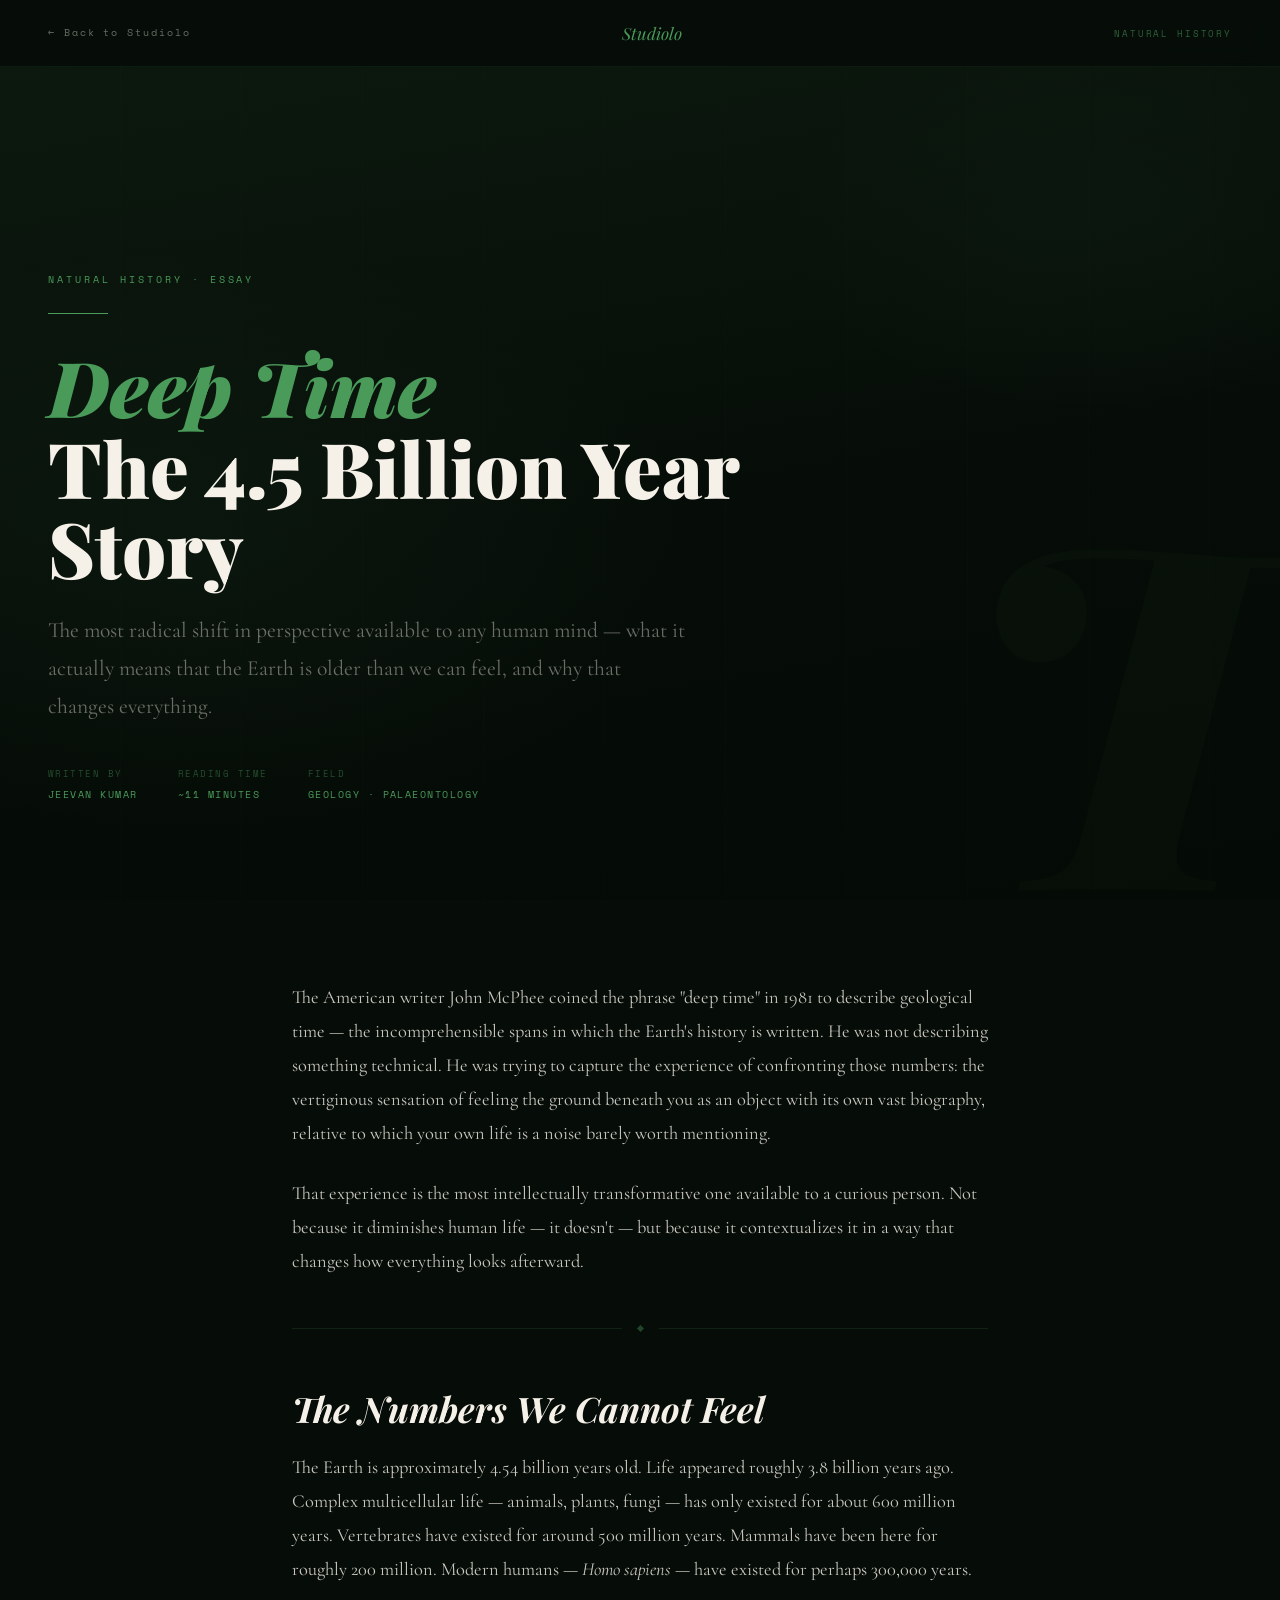
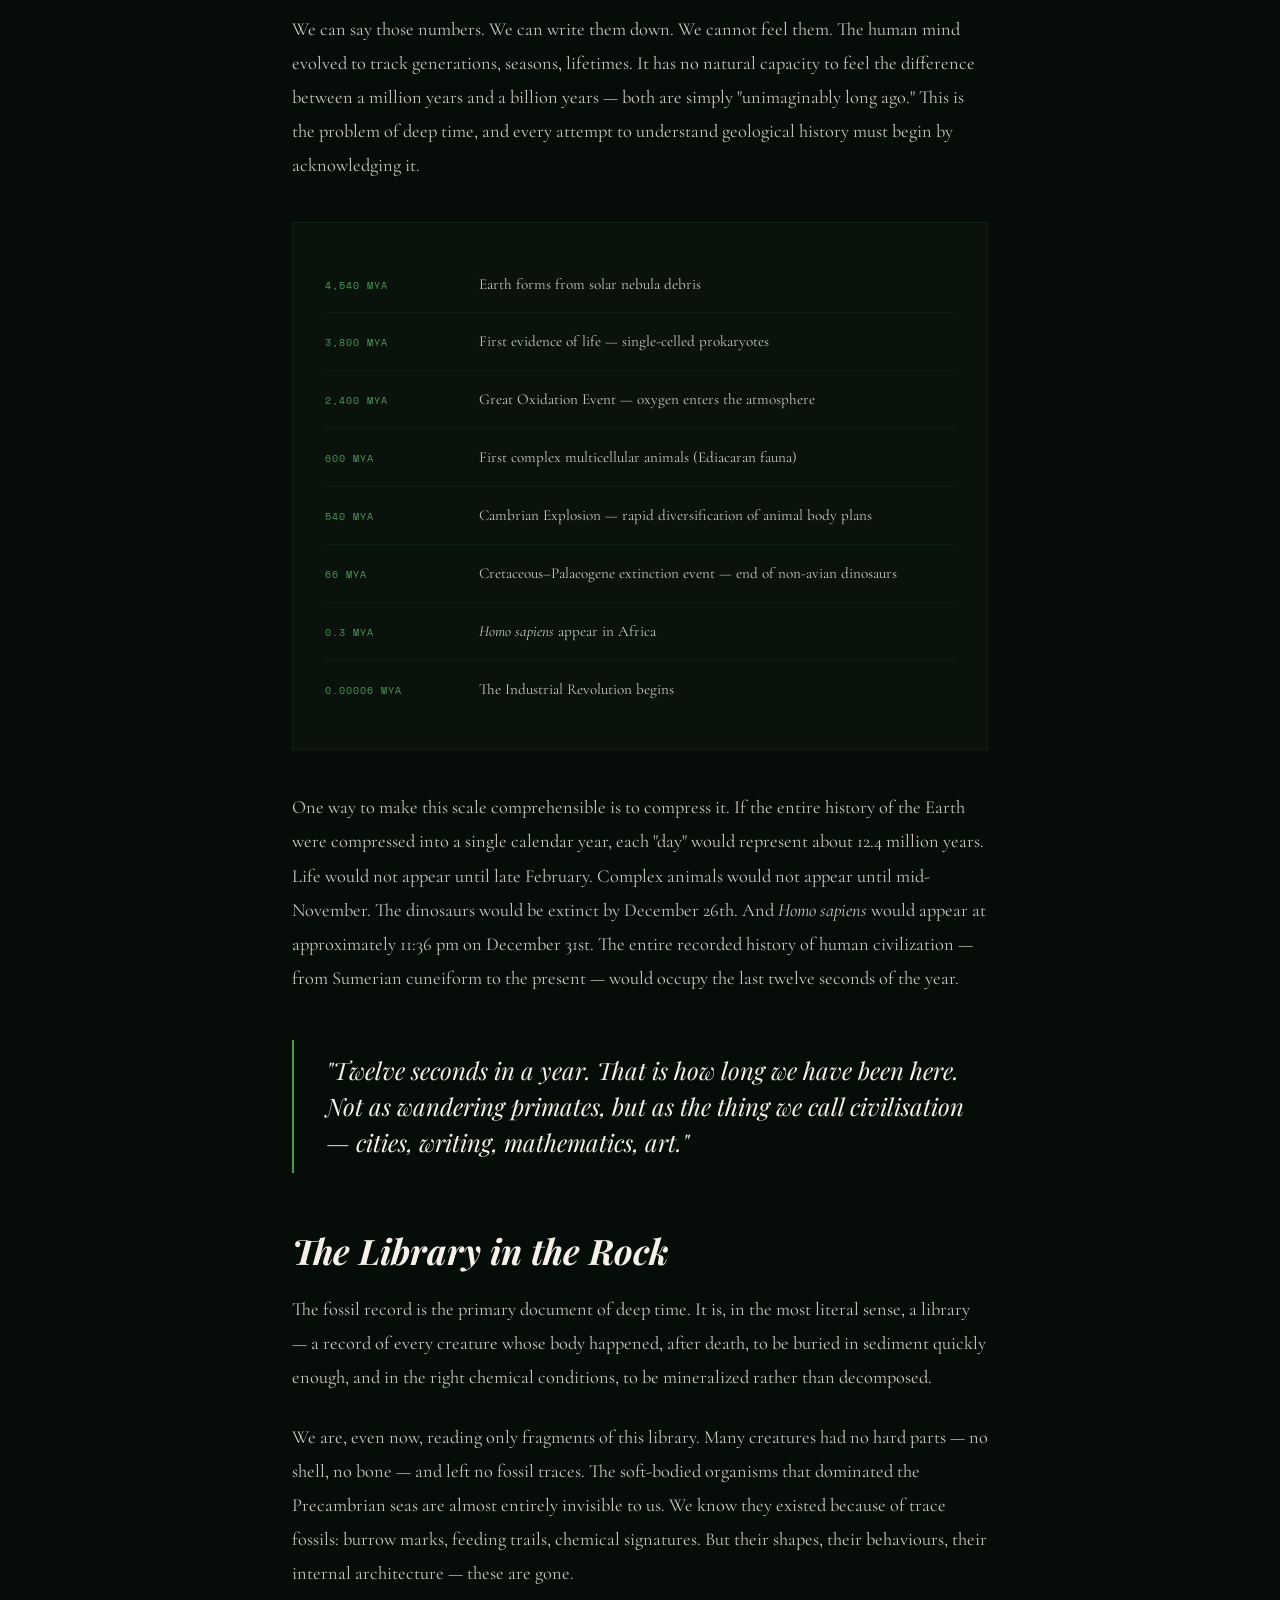
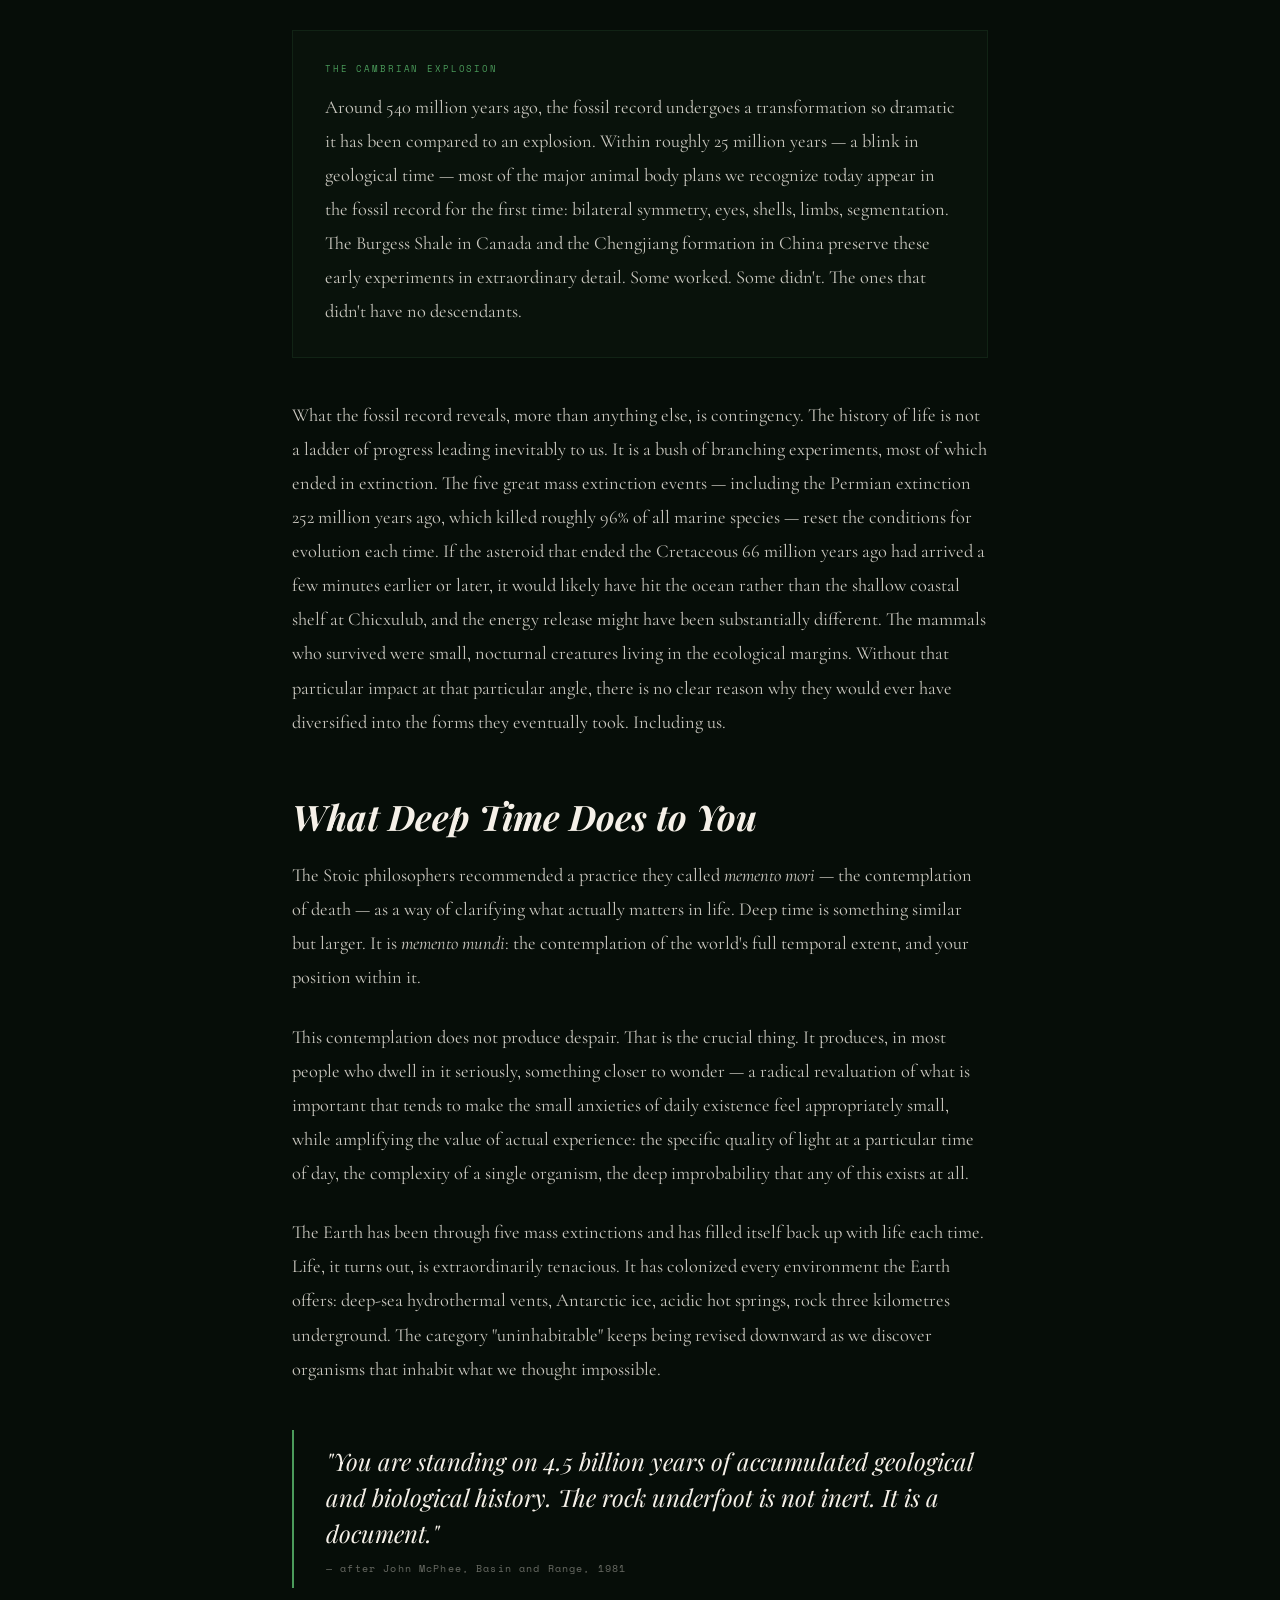
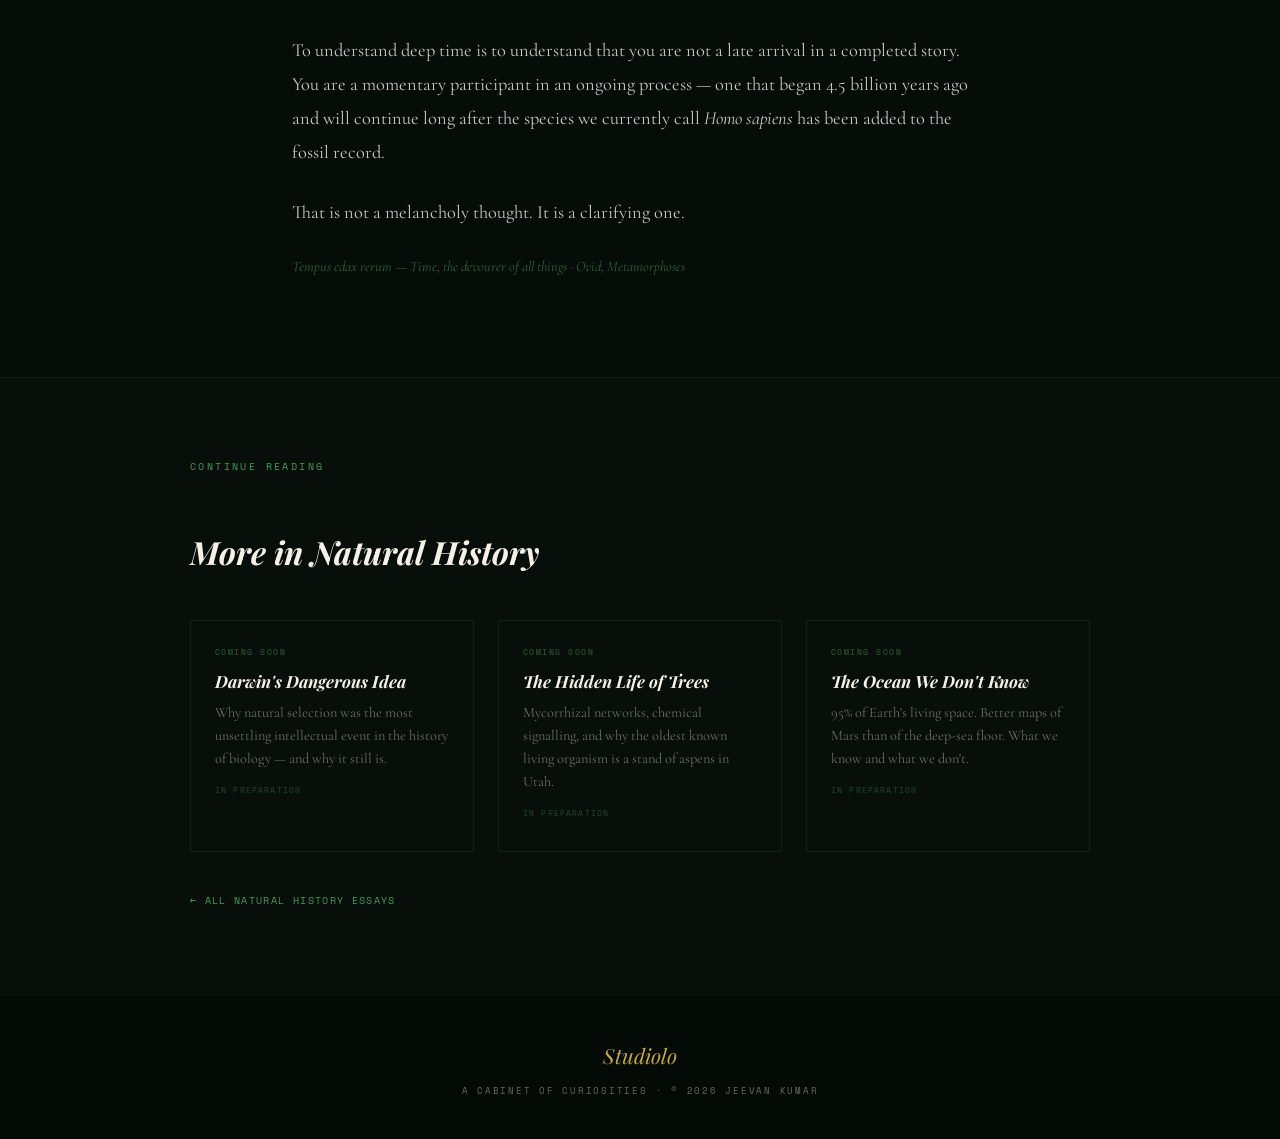
<file: articles/natural history/deep-time.html>
<!DOCTYPE html>
<html lang="en">
<head>
<meta charset="UTF-8">
<meta name="viewport" content="width=device-width, initial-scale=1.0">
<title>Deep Time: The 4.5 Billion Year Story — Studiolo</title>
<link href="https://fonts.googleapis.com/css2?family=Playfair+Display:ital,wght@0,400;0,700;0,900;1,400;1,700&family=Cormorant+Garamond:ital,wght@0,300;0,400;0,600;1,300;1,400&family=Space+Mono:wght@400;700&display=swap" rel="stylesheet">
<style>
:root {
  --accent:  #4a9a5a;
  --accent2: #7eca8a;
  --bg:      #060d08;
  --bg2:     #080f0a;
  --cream:   #f5f0e8;
  --text:    rgba(245,240,232,0.82);
  --muted:   rgba(245,240,232,0.42);
}

* { margin:0; padding:0; box-sizing:border-box; }

body {
  background: var(--bg);
  color: var(--cream);
  font-family: 'Cormorant Garamond', serif;
  overflow-x: hidden;
  font-size: 1.15rem;
  line-height: 1.85;
}

#progress-bar {
  position: fixed; top: 0; left: 0; z-index: 300;
  height: 2px; width: 0%;
  background: linear-gradient(90deg,
    rgba(58,122,74,0.1), var(--accent), var(--accent2), var(--accent), rgba(58,122,74,0.1));
  transition: width 0.08s linear;
  pointer-events: none;
}

.top-nav {
  position: fixed; top: 0; left: 0; right: 0; z-index: 200;
  display: flex; align-items: center; justify-content: space-between;
  padding: 1.1rem 3rem;
  background: rgba(6,13,8,0.9);
  backdrop-filter: blur(12px);
  border-bottom: 1px solid rgba(74,154,90,0.1);
}
.nav-back {
  font-family: 'Space Mono', monospace; font-size: 0.6rem;
  letter-spacing: 0.2em; color: var(--muted); text-decoration: none; transition: color 0.2s;
}
.nav-back:hover { color: var(--accent); }
.nav-brand {
  font-family: 'Playfair Display', serif; font-size: 1.05rem;
  font-style: italic; color: var(--accent); text-decoration: none;
}
.nav-genre {
  font-family: 'Space Mono', monospace; font-size: 0.58rem;
  letter-spacing: 0.2em; color: var(--accent); opacity: 0.6; text-transform: uppercase;
}

.hero {
  min-height: 100vh;
  display: flex; flex-direction: column; justify-content: flex-end;
  padding: 10rem 3rem 6rem; position: relative;
  background:
    radial-gradient(ellipse 60% 50% at 15% 60%, rgba(58,122,74,0.08) 0%, transparent 65%),
    radial-gradient(ellipse 40% 35% at 85% 25%, rgba(74,154,90,0.04) 0%, transparent 60%),
    linear-gradient(170deg, #0d1a0f 0%, #060d08 55%, #040a05 100%);
  overflow: hidden;
}
.hero::before {
  content: '';
  position: absolute; inset: 0;
  background: repeating-linear-gradient(
    90deg, transparent, transparent 120px,
    rgba(74,154,90,0.015) 120px, rgba(74,154,90,0.015) 121px
  );
  pointer-events: none;
}
.hero-bg-num {
  position: absolute; bottom: -2rem; right: -1rem;
  font-family: 'Playfair Display', serif;
  font-size: clamp(18rem, 38vw, 36rem);
  font-weight: 900; font-style: italic;
  color: rgba(58,122,74,0.03);
  line-height: 1; pointer-events: none; user-select: none;
}

.hero-inner { position: relative; z-index: 1; max-width: 820px; }
.hero-genre {
  font-family: 'Space Mono', monospace; font-size: 0.62rem;
  letter-spacing: 0.3em; color: var(--accent); text-transform: uppercase;
  margin-bottom: 1.5rem;
  opacity: 0; animation: fadeUp 0.8s ease 0.2s forwards;
}
.hero h1 {
  font-family: 'Playfair Display', serif;
  font-size: clamp(2.8rem, 6vw, 5.5rem);
  font-weight: 900; line-height: 1.05; color: var(--cream); margin-bottom: 1.5rem;
  opacity: 0; animation: fadeUp 0.8s ease 0.4s forwards;
}
.hero h1 em { font-style: italic; color: var(--accent); }
.hero-sub {
  font-size: clamp(1.1rem, 1.8vw, 1.35rem); color: var(--muted);
  line-height: 1.75; max-width: 640px; margin-bottom: 2.5rem;
  opacity: 0; animation: fadeUp 0.8s ease 0.6s forwards;
}
.hero-meta {
  display: flex; gap: 2.5rem; flex-wrap: wrap;
  opacity: 0; animation: fadeUp 0.8s ease 0.8s forwards;
}
.meta-item {
  font-family: 'Space Mono', monospace; font-size: 0.58rem;
  letter-spacing: 0.16em; color: rgba(74,154,90,0.45); text-transform: uppercase;
}
.meta-item span { display: block; color: var(--accent); font-size: 0.62rem; margin-top: 0.2rem; }
.hero-rule {
  width: 60px; height: 1px; background: var(--accent); opacity: 0.4; margin-bottom: 2rem;
  opacity: 0; animation: fadeUp 0.8s ease 0.35s forwards;
}

.article-body { max-width: 760px; margin: 0 auto; padding: 5rem 2rem 6rem; }
p { margin-bottom: 1.6rem; color: var(--text); }
h2 {
  font-family: 'Playfair Display', serif;
  font-size: clamp(1.6rem, 3vw, 2.2rem);
  font-weight: 700; font-style: italic; color: var(--cream);
  margin: 3.5rem 0 1.2rem; line-height: 1.25;
}
h3 {
  font-family: 'Playfair Display', serif; font-size: 1.2rem;
  color: var(--accent); margin: 2.5rem 0 0.8rem; letter-spacing: 0.04em;
}
.pull {
  border-left: 2px solid var(--accent);
  padding: 0.8rem 0 0.8rem 2rem; margin: 2.8rem 0;
  font-family: 'Playfair Display', serif;
  font-size: clamp(1.2rem, 2vw, 1.5rem);
  font-style: italic; color: var(--cream); line-height: 1.5;
}
.pull cite {
  display: block; margin-top: 0.6rem;
  font-family: 'Space Mono', monospace; font-size: 0.6rem;
  font-style: normal; letter-spacing: 0.12em; color: var(--muted);
}
.rule {
  display: flex; align-items: center; gap: 1rem; margin: 3rem 0; color: var(--accent);
}
.rule-line { flex:1; height:1px; background:currentColor; opacity:0.15; }
.rule-gem  { width:5px; height:5px; transform:rotate(45deg); background:currentColor; opacity:0.4; flex-shrink:0; }
.callout {
  background: rgba(74,154,90,0.04); border: 1px solid rgba(74,154,90,0.12);
  padding: 1.8rem 2rem; margin: 2.5rem 0;
}
.callout-label {
  font-family: 'Space Mono', monospace; font-size: 0.58rem;
  letter-spacing: 0.2em; color: var(--accent); text-transform: uppercase; margin-bottom: 0.8rem;
}
.callout p { margin-bottom: 0; }

/* timeline strip */
.timeline {
  background: rgba(74,154,90,0.04);
  border: 1px solid rgba(74,154,90,0.1);
  padding: 2rem; margin: 2.5rem 0;
}
.timeline-row {
  display: grid; grid-template-columns: 130px 1fr;
  gap: 1.5rem; padding: 0.9rem 0;
  border-bottom: 1px solid rgba(74,154,90,0.08);
  align-items: baseline;
}
.timeline-row:last-child { border-bottom: none; }
.t-time {
  font-family: 'Space Mono', monospace; font-size: 0.6rem;
  letter-spacing: 0.1em; color: var(--accent); text-transform: uppercase;
}
.t-event { font-size: 0.95rem; color: var(--text); }

/* ── MORE ── */
.more-section {
  background: var(--bg2); border-top: 1px solid rgba(74,154,90,0.1);
  padding: 5rem 2rem;
}
.more-inner { max-width: 900px; margin: 0 auto; }
.more-label {
  font-family: 'Space Mono', monospace; font-size: 0.6rem;
  letter-spacing: 0.25em; color: var(--accent); text-transform: uppercase; margin-bottom: 0.6rem;
}
.more-title {
  font-family: 'Playfair Display', serif;
  font-size: clamp(1.5rem, 3vw, 2rem);
  font-style: italic; color: var(--cream); margin-bottom: 3rem;
}
.more-grid {
  display: grid; grid-template-columns: repeat(auto-fill, minmax(240px, 1fr)); gap: 1.5rem;
}
.more-card {
  border: 1px solid rgba(74,154,90,0.12); padding: 1.5rem;
  text-decoration: none; display: block;
  transition: border-color 0.25s, background 0.25s;
}
.more-card:hover { border-color: rgba(74,154,90,0.3); background: rgba(74,154,90,0.03); }
.more-card-tag {
  font-family: 'Space Mono', monospace; font-size: 0.52rem;
  letter-spacing: 0.18em; color: var(--accent); opacity: 0.6;
  text-transform: uppercase; margin-bottom: 0.7rem;
}
.more-card h4 {
  font-family: 'Playfair Display', serif; font-size: 1.05rem;
  font-style: italic; color: var(--cream); margin-bottom: 0.5rem; line-height: 1.3;
}
.more-card p { font-size: 0.9rem; color: var(--muted); margin-bottom: 0; line-height: 1.6; }
.soon {
  display: inline-block; margin-top: 0.8rem;
  font-family: 'Space Mono', monospace; font-size: 0.52rem;
  letter-spacing: 0.14em; color: var(--accent); opacity: 0.4; text-transform: uppercase;
}
.arrow-link {
  display: inline-flex; align-items: center; gap: 0.5rem;
  font-family: 'Space Mono', monospace; font-size: 0.6rem;
  letter-spacing: 0.14em; color: var(--accent); text-transform: uppercase;
  text-decoration: none; margin-top: 1rem; transition: gap 0.2s;
}
.arrow-link:hover { gap: 0.9rem; }

.article-footer {
  background: #040a05; border-top: 1px solid rgba(74,154,90,0.07);
  padding: 2.5rem; text-align: center;
}
.footer-brand {
  font-family: 'Playfair Display', serif; font-size: 1.3rem;
  font-style: italic; color: #c9a84c; text-decoration: none;
  display: inline-block; margin-bottom: 0.5rem;
}
.footer-sub {
  font-family: 'Space Mono', monospace; font-size: 0.55rem;
  letter-spacing: 0.2em; color: var(--muted); text-transform: uppercase;
}
.latin {
  font-family: 'Cormorant Garamond', serif; font-style: italic;
  color: var(--accent); opacity: 0.6; font-size: 0.9rem; margin-top: 0.4rem;
}

@keyframes fadeUp {
  from { opacity:0; transform:translateY(18px); }
  to   { opacity:1; transform:translateY(0); }
}
@media (max-width:768px) {
  .top-nav { padding: 1rem 1.5rem; }
  .hero { padding: 8rem 1.5rem 4rem; }
  .article-body { padding: 3rem 1.5rem 4rem; }
  .more-section { padding: 3.5rem 1.5rem; }
  .timeline-row { grid-template-columns: 1fr; gap: 0.3rem; }
}
</style>
</head>
<body>

<div id="progress-bar"></div>

<nav class="top-nav">
  <a href="../index.html" class="nav-back">← Back to Studiolo</a>
  <a href="../index.html" class="nav-brand">Studiolo</a>
  <div class="nav-genre">Natural History</div>
</nav>

<section class="hero">
  <div class="hero-bg-num">T</div>
  <div class="hero-inner">
    <div class="hero-genre">Natural History · Essay</div>
    <div class="hero-rule"></div>
    <h1><em>Deep Time</em><br>The 4.5 Billion Year Story</h1>
    <p class="hero-sub">The most radical shift in perspective available to any human mind — what it actually means that the Earth is older than we can feel, and why that changes everything.</p>
    <div class="hero-meta">
      <div class="meta-item">Written by <span>Jeevan Kumar</span></div>
      <div class="meta-item">Reading time <span>~11 minutes</span></div>
      <div class="meta-item">Field <span>Geology · Palaeontology</span></div>
    </div>
  </div>
</section>

<article class="article-body">

  <p>The American writer John McPhee coined the phrase "deep time" in 1981 to describe geological time — the incomprehensible spans in which the Earth's history is written. He was not describing something technical. He was trying to capture the experience of confronting those numbers: the vertiginous sensation of feeling the ground beneath you as an object with its own vast biography, relative to which your own life is a noise barely worth mentioning.</p>

  <p>That experience is the most intellectually transformative one available to a curious person. Not because it diminishes human life — it doesn't — but because it contextualizes it in a way that changes how everything looks afterward.</p>

  <div class="rule"><div class="rule-line"></div><div class="rule-gem"></div><div class="rule-line"></div></div>

  <h2>The Numbers We Cannot Feel</h2>

  <p>The Earth is approximately 4.54 billion years old. Life appeared roughly 3.8 billion years ago. Complex multicellular life — animals, plants, fungi — has only existed for about 600 million years. Vertebrates have existed for around 500 million years. Mammals have been here for roughly 200 million. Modern humans — <em>Homo sapiens</em> — have existed for perhaps 300,000 years.</p>

  <p>We can say those numbers. We can write them down. We cannot feel them. The human mind evolved to track generations, seasons, lifetimes. It has no natural capacity to feel the difference between a million years and a billion years — both are simply "unimaginably long ago." This is the problem of deep time, and every attempt to understand geological history must begin by acknowledging it.</p>

  <div class="timeline">
    <div class="timeline-row"><div class="t-time">4,540 Mya</div><div class="t-event">Earth forms from solar nebula debris</div></div>
    <div class="timeline-row"><div class="t-time">3,800 Mya</div><div class="t-event">First evidence of life — single-celled prokaryotes</div></div>
    <div class="timeline-row"><div class="t-time">2,400 Mya</div><div class="t-event">Great Oxidation Event — oxygen enters the atmosphere</div></div>
    <div class="timeline-row"><div class="t-time">600 Mya</div><div class="t-event">First complex multicellular animals (Ediacaran fauna)</div></div>
    <div class="timeline-row"><div class="t-time">540 Mya</div><div class="t-event">Cambrian Explosion — rapid diversification of animal body plans</div></div>
    <div class="timeline-row"><div class="t-time">66 Mya</div><div class="t-event">Cretaceous–Palaeogene extinction event — end of non-avian dinosaurs</div></div>
    <div class="timeline-row"><div class="t-time">0.3 Mya</div><div class="t-event"><em>Homo sapiens</em> appear in Africa</div></div>
    <div class="timeline-row"><div class="t-time">0.00006 Mya</div><div class="t-event">The Industrial Revolution begins</div></div>
  </div>

  <p>One way to make this scale comprehensible is to compress it. If the entire history of the Earth were compressed into a single calendar year, each "day" would represent about 12.4 million years. Life would not appear until late February. Complex animals would not appear until mid-November. The dinosaurs would be extinct by December 26th. And <em>Homo sapiens</em> would appear at approximately 11:36 pm on December 31st. The entire recorded history of human civilization — from Sumerian cuneiform to the present — would occupy the last twelve seconds of the year.</p>

  <div class="pull">
    "Twelve seconds in a year. That is how long we have been here. Not as wandering primates, but as the thing we call civilisation — cities, writing, mathematics, art."
  </div>

  <h2>The Library in the Rock</h2>

  <p>The fossil record is the primary document of deep time. It is, in the most literal sense, a library — a record of every creature whose body happened, after death, to be buried in sediment quickly enough, and in the right chemical conditions, to be mineralized rather than decomposed.</p>

  <p>We are, even now, reading only fragments of this library. Many creatures had no hard parts — no shell, no bone — and left no fossil traces. The soft-bodied organisms that dominated the Precambrian seas are almost entirely invisible to us. We know they existed because of trace fossils: burrow marks, feeding trails, chemical signatures. But their shapes, their behaviours, their internal architecture — these are gone.</p>

  <div class="callout">
    <div class="callout-label">The Cambrian Explosion</div>
    <p>Around 540 million years ago, the fossil record undergoes a transformation so dramatic it has been compared to an explosion. Within roughly 25 million years — a blink in geological time — most of the major animal body plans we recognize today appear in the fossil record for the first time: bilateral symmetry, eyes, shells, limbs, segmentation. The Burgess Shale in Canada and the Chengjiang formation in China preserve these early experiments in extraordinary detail. Some worked. Some didn't. The ones that didn't have no descendants.</p>
  </div>

  <p>What the fossil record reveals, more than anything else, is contingency. The history of life is not a ladder of progress leading inevitably to us. It is a bush of branching experiments, most of which ended in extinction. The five great mass extinction events — including the Permian extinction 252 million years ago, which killed roughly 96% of all marine species — reset the conditions for evolution each time. If the asteroid that ended the Cretaceous 66 million years ago had arrived a few minutes earlier or later, it would likely have hit the ocean rather than the shallow coastal shelf at Chicxulub, and the energy release might have been substantially different. The mammals who survived were small, nocturnal creatures living in the ecological margins. Without that particular impact at that particular angle, there is no clear reason why they would ever have diversified into the forms they eventually took. Including us.</p>

  <h2>What Deep Time Does to You</h2>

  <p>The Stoic philosophers recommended a practice they called <em>memento mori</em> — the contemplation of death — as a way of clarifying what actually matters in life. Deep time is something similar but larger. It is <em>memento mundi</em>: the contemplation of the world's full temporal extent, and your position within it.</p>

  <p>This contemplation does not produce despair. That is the crucial thing. It produces, in most people who dwell in it seriously, something closer to wonder — a radical revaluation of what is important that tends to make the small anxieties of daily existence feel appropriately small, while amplifying the value of actual experience: the specific quality of light at a particular time of day, the complexity of a single organism, the deep improbability that any of this exists at all.</p>

  <p>The Earth has been through five mass extinctions and has filled itself back up with life each time. Life, it turns out, is extraordinarily tenacious. It has colonized every environment the Earth offers: deep-sea hydrothermal vents, Antarctic ice, acidic hot springs, rock three kilometres underground. The category "uninhabitable" keeps being revised downward as we discover organisms that inhabit what we thought impossible.</p>

  <div class="pull">
    "You are standing on 4.5 billion years of accumulated geological and biological history. The rock underfoot is not inert. It is a document."
    <cite>— after John McPhee, Basin and Range, 1981</cite>
  </div>

  <p>To understand deep time is to understand that you are not a late arrival in a completed story. You are a momentary participant in an ongoing process — one that began 4.5 billion years ago and will continue long after the species we currently call <em>Homo sapiens</em> has been added to the fossil record.</p>

  <p>That is not a melancholy thought. It is a clarifying one.</p>
  <div class="latin">Tempus edax rerum — Time, the devourer of all things · Ovid, Metamorphoses</div>

</article>

<!-- MORE IN THIS GENRE -->
<section class="more-section">
  <div class="more-inner">
    <div class="more-label">Continue Reading</div>
    <h2 class="more-title">More in Natural History</h2>
    <div class="more-grid">

      <div class="more-card">
        <div class="more-card-tag">Coming Soon</div>
        <h4>Darwin's Dangerous Idea</h4>
        <p>Why natural selection was the most unsettling intellectual event in the history of biology — and why it still is.</p>
        <span class="soon">In preparation</span>
      </div>

      <div class="more-card">
        <div class="more-card-tag">Coming Soon</div>
        <h4>The Hidden Life of Trees</h4>
        <p>Mycorrhizal networks, chemical signalling, and why the oldest known living organism is a stand of aspens in Utah.</p>
        <span class="soon">In preparation</span>
      </div>

      <div class="more-card">
        <div class="more-card-tag">Coming Soon</div>
        <h4>The Ocean We Don't Know</h4>
        <p>95% of Earth's living space. Better maps of Mars than of the deep-sea floor. What we know and what we don't.</p>
        <span class="soon">In preparation</span>
      </div>

    </div>
    <a href="../index.html#nature" class="arrow-link" style="margin-top:2.5rem; display:inline-flex;">
      ← All Natural History essays
    </a>
  </div>
</section>

<footer class="article-footer">
  <a href="../index.html" class="footer-brand">Studiolo</a>
  <div class="footer-sub">A Cabinet of Curiosities · © 2026 Jeevan Kumar</div>
</footer>

<script>
  const bar = document.getElementById('progress-bar');
  window.addEventListener('scroll', () => {
    bar.style.width = (window.scrollY / (document.body.scrollHeight - window.innerHeight) * 100) + '%';
  }, { passive: true });
</script>
</body>
</html>
</file>
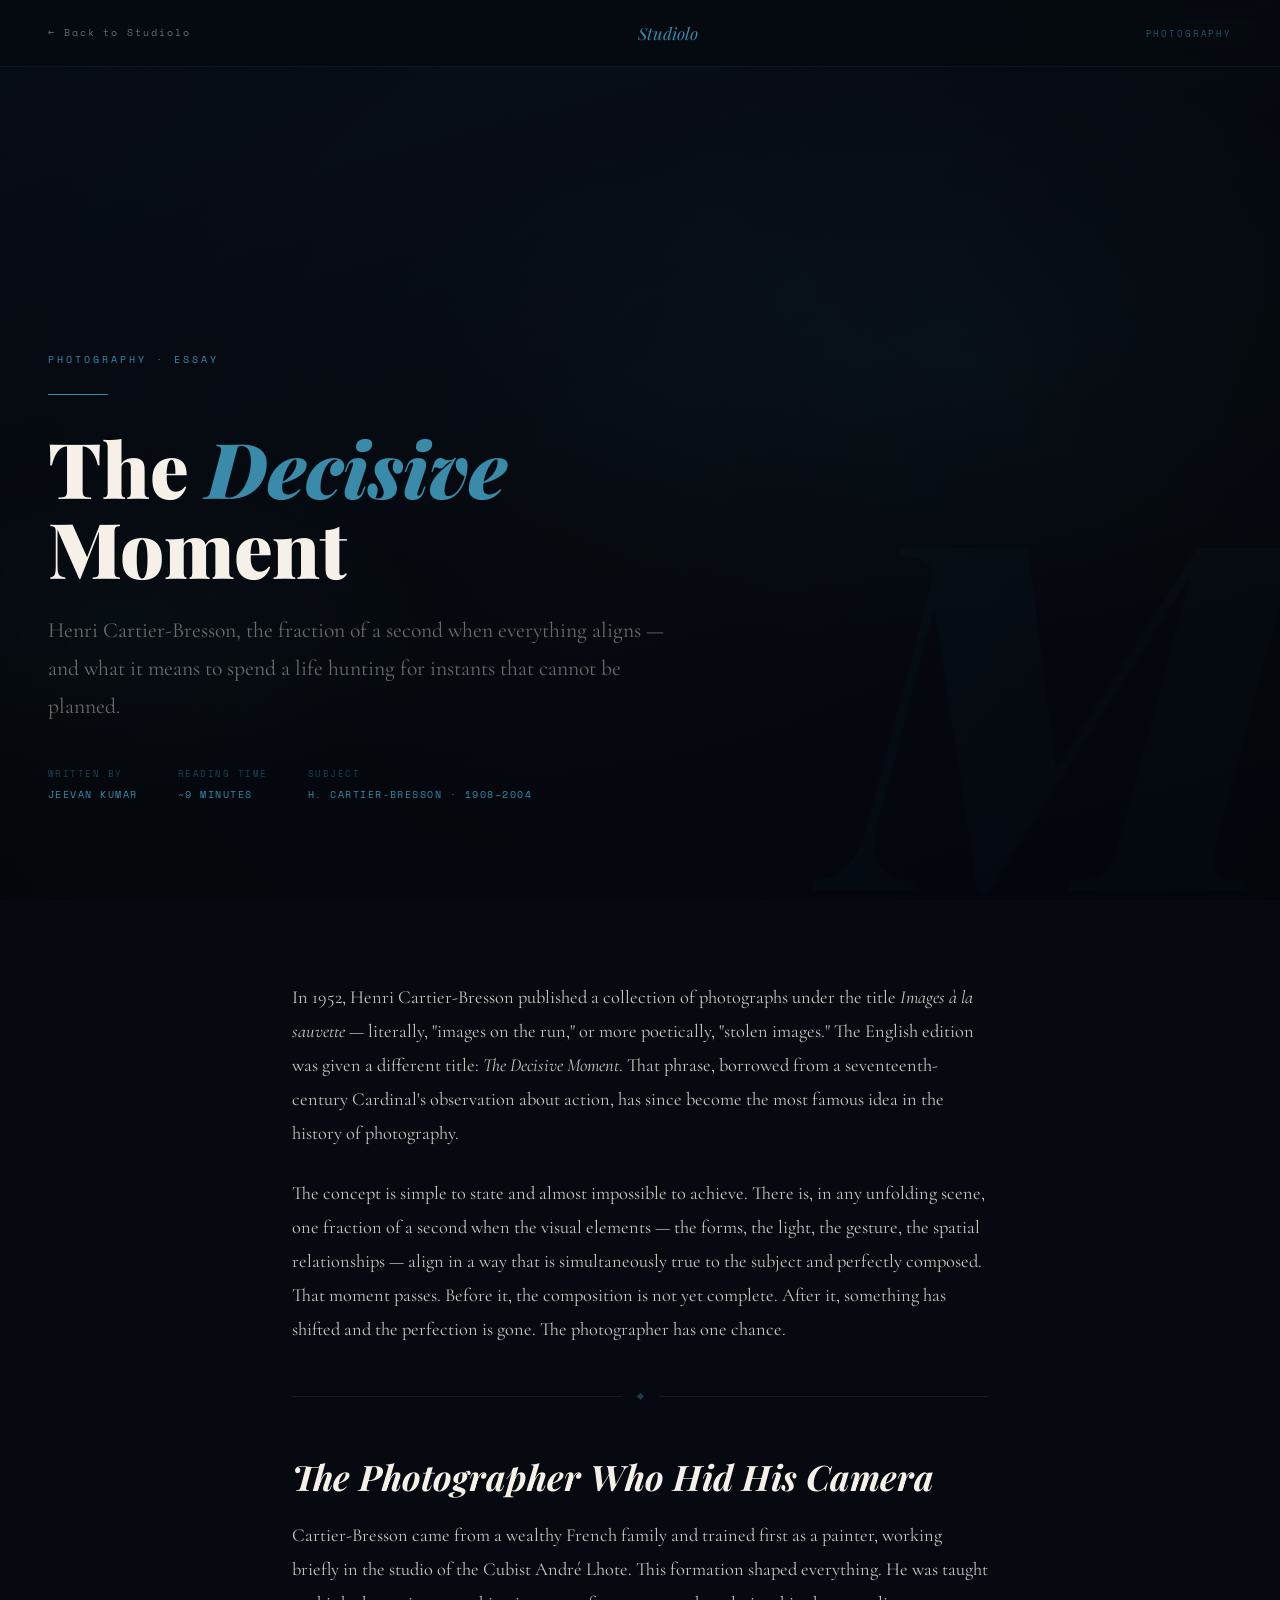
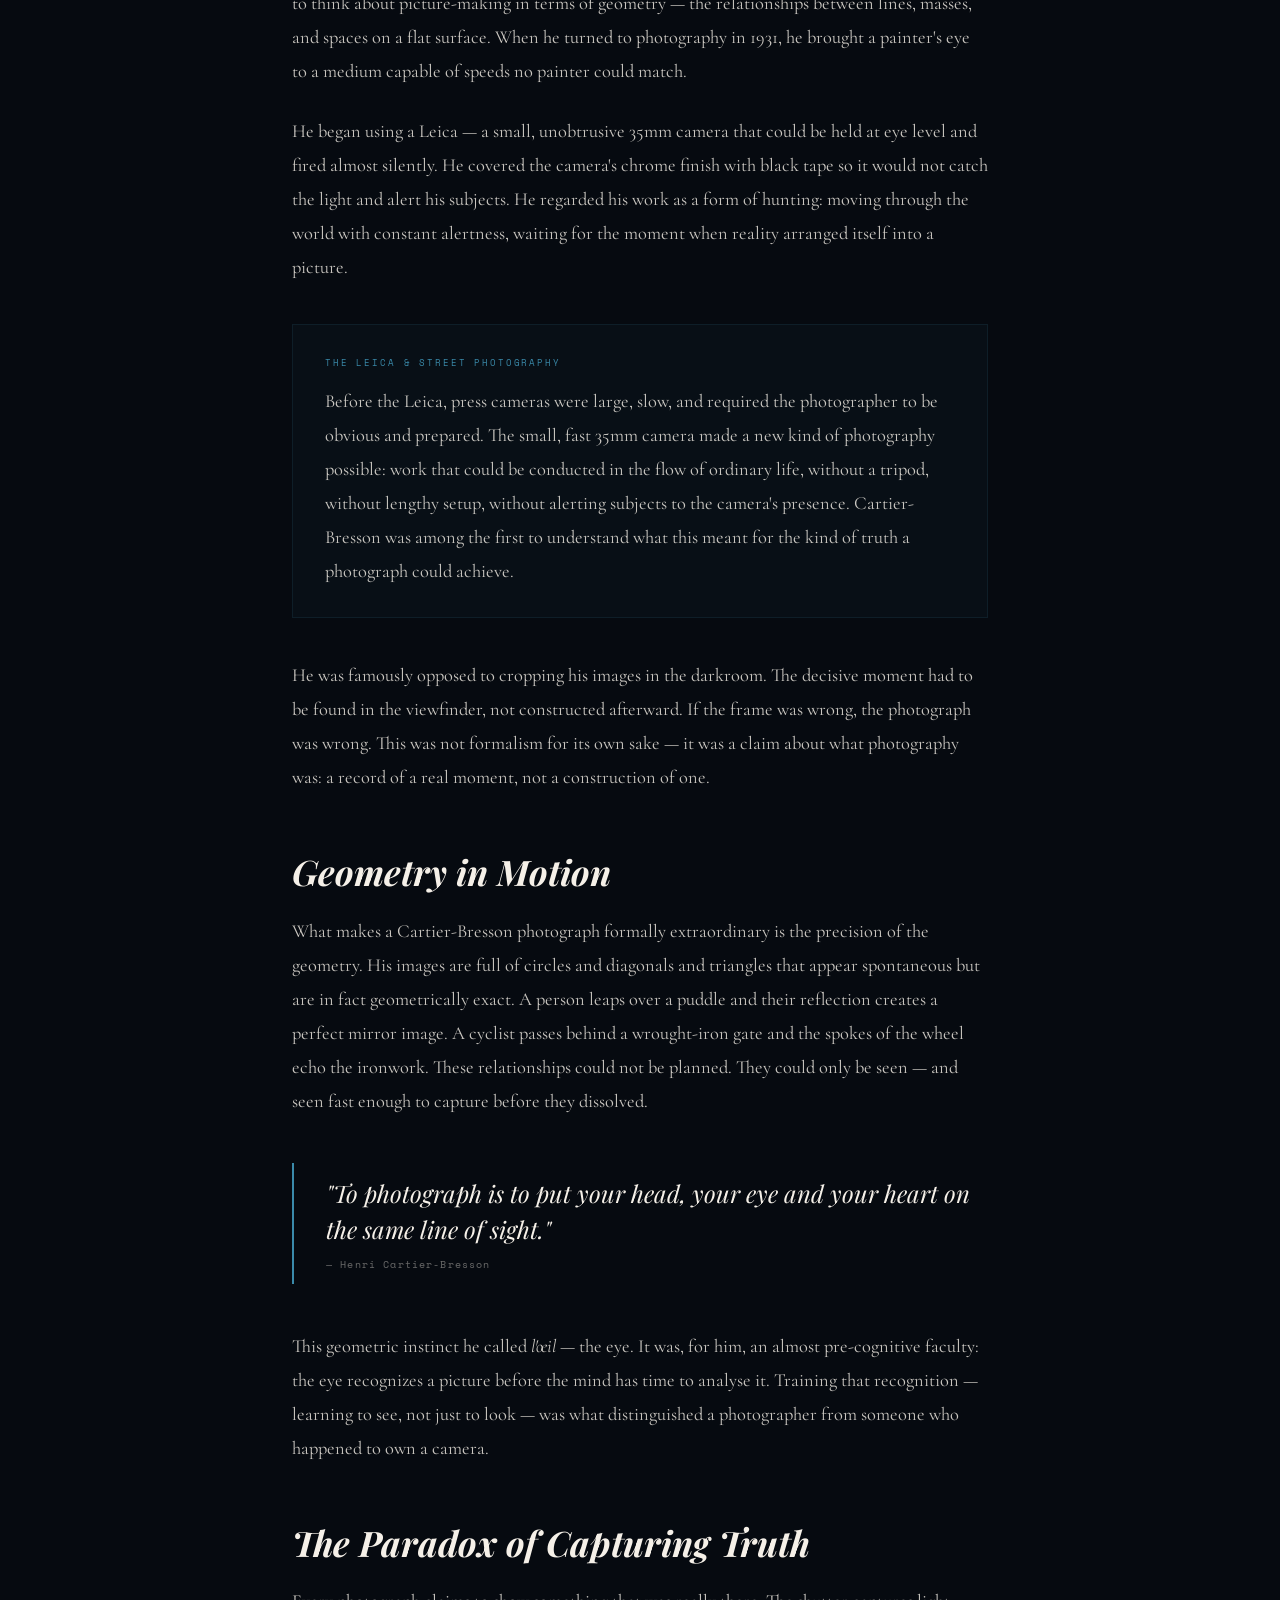
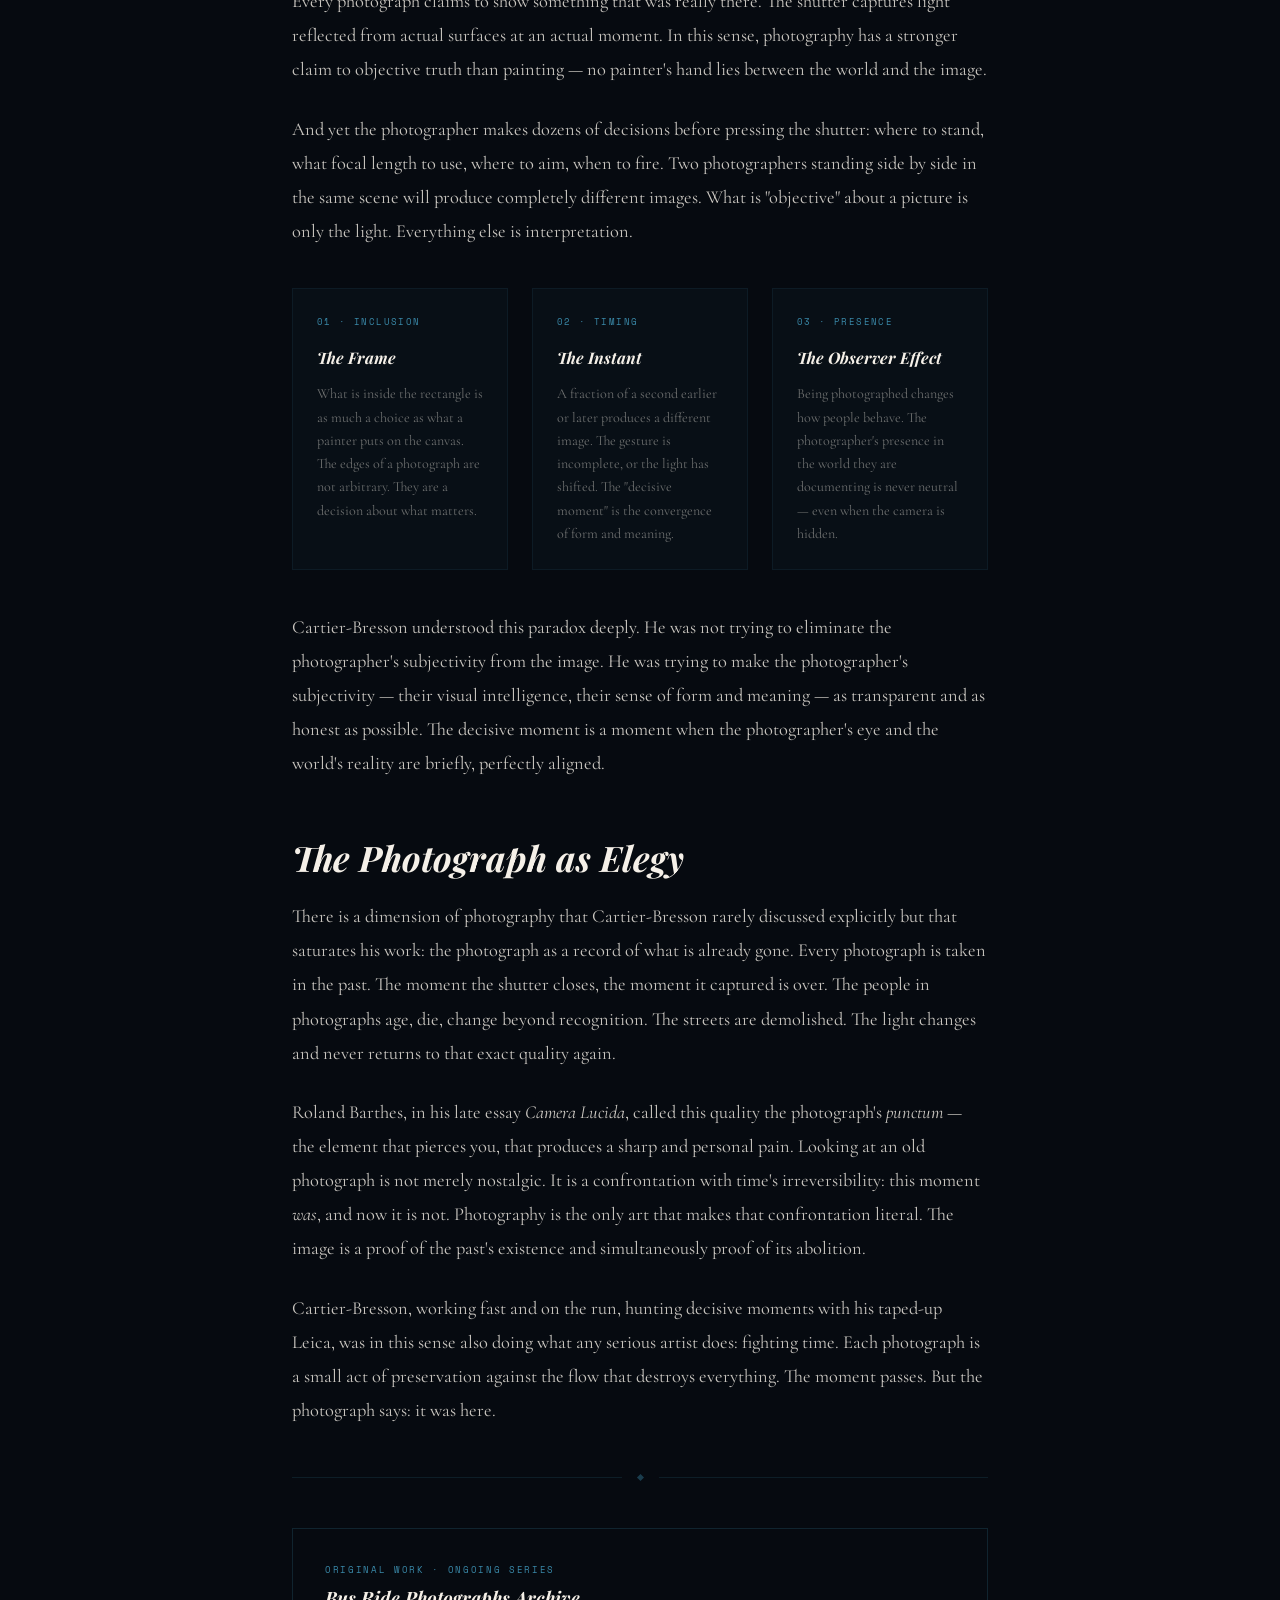
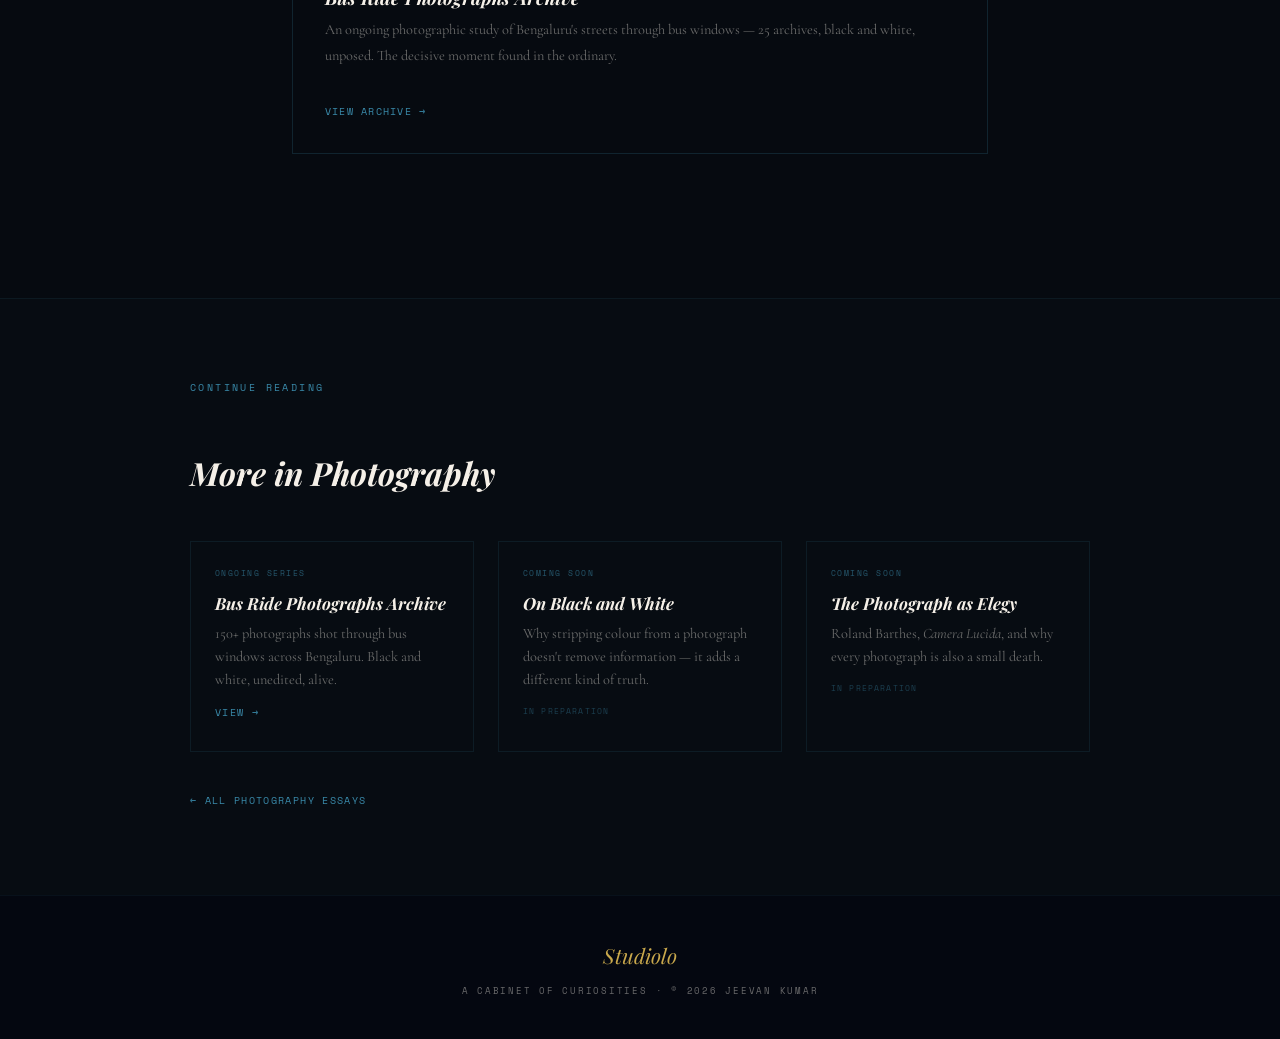
<file: articles/photography/decisive-moment.html>
<!DOCTYPE html>
<html lang="en">
<head>
<meta charset="UTF-8">
<meta name="viewport" content="width=device-width, initial-scale=1.0">
<title>The Decisive Moment — Studiolo</title>
<link href="https://fonts.googleapis.com/css2?family=Playfair+Display:ital,wght@0,400;0,700;0,900;1,400;1,700&family=Cormorant+Garamond:ital,wght@0,300;0,400;0,600;1,300;1,400&family=Space+Mono:wght@400;700&display=swap" rel="stylesheet">
<style>
:root {
  --accent:  #3a8aaa;
  --accent2: #70b8d8;
  --bg:      #060a10;
  --bg2:     #070c12;
  --cream:   #f5f0e8;
  --text:    rgba(245,240,232,0.82);
  --muted:   rgba(245,240,232,0.42);
}

* { margin:0; padding:0; box-sizing:border-box; }

body {
  background: var(--bg);
  color: var(--cream);
  font-family: 'Cormorant Garamond', serif;
  overflow-x: hidden;
  font-size: 1.15rem;
  line-height: 1.85;
}

#progress-bar {
  position: fixed; top: 0; left: 0; z-index: 300;
  height: 2px; width: 0%;
  background: linear-gradient(90deg,
    rgba(42,106,138,0.1), var(--accent), var(--accent2), var(--accent), rgba(42,106,138,0.1));
  transition: width 0.08s linear;
  pointer-events: none;
}

.top-nav {
  position: fixed; top: 0; left: 0; right: 0; z-index: 200;
  display: flex; align-items: center; justify-content: space-between;
  padding: 1.1rem 3rem;
  background: rgba(6,10,16,0.9);
  backdrop-filter: blur(12px);
  border-bottom: 1px solid rgba(58,138,170,0.1);
}
.nav-back {
  font-family: 'Space Mono', monospace; font-size: 0.6rem;
  letter-spacing: 0.2em; color: var(--muted); text-decoration: none; transition: color 0.2s;
}
.nav-back:hover { color: var(--accent); }
.nav-brand {
  font-family: 'Playfair Display', serif; font-size: 1.05rem;
  font-style: italic; color: var(--accent); text-decoration: none;
}
.nav-genre {
  font-family: 'Space Mono', monospace; font-size: 0.58rem;
  letter-spacing: 0.2em; color: var(--accent); opacity: 0.6; text-transform: uppercase;
}

.hero {
  min-height: 100vh;
  display: flex; flex-direction: column; justify-content: flex-end;
  padding: 10rem 3rem 6rem; position: relative;
  background:
    radial-gradient(ellipse 65% 50% at 75% 40%, rgba(42,106,138,0.08) 0%, transparent 65%),
    radial-gradient(ellipse 40% 30% at 10% 70%, rgba(58,138,170,0.05) 0%, transparent 60%),
    linear-gradient(165deg, #0a1220 0%, #060a10 55%, #040810 100%);
  overflow: hidden;
}
.hero::before {
  content: '';
  position: absolute; inset: 0;
  /* film grain effect using SVG noise approximated with gradient */
  background: radial-gradient(circle at 50% 50%, transparent 0%, rgba(0,0,0,0.3) 100%);
  pointer-events: none;
}
.hero-bg-num {
  position: absolute; bottom: -2rem; right: -1rem;
  font-family: 'Playfair Display', serif;
  font-size: clamp(18rem, 38vw, 36rem);
  font-weight: 900; font-style: italic;
  color: rgba(42,106,138,0.03);
  line-height: 1; pointer-events: none; user-select: none;
}

.hero-inner { position: relative; z-index: 1; max-width: 820px; }
.hero-genre {
  font-family: 'Space Mono', monospace; font-size: 0.62rem;
  letter-spacing: 0.3em; color: var(--accent); text-transform: uppercase;
  margin-bottom: 1.5rem;
  opacity: 0; animation: fadeUp 0.8s ease 0.2s forwards;
}
.hero h1 {
  font-family: 'Playfair Display', serif;
  font-size: clamp(2.8rem, 6vw, 5.5rem);
  font-weight: 900; line-height: 1.05; color: var(--cream); margin-bottom: 1.5rem;
  opacity: 0; animation: fadeUp 0.8s ease 0.4s forwards;
}
.hero h1 em { font-style: italic; color: var(--accent); }
.hero-sub {
  font-size: clamp(1.1rem, 1.8vw, 1.35rem); color: var(--muted);
  line-height: 1.75; max-width: 640px; margin-bottom: 2.5rem;
  opacity: 0; animation: fadeUp 0.8s ease 0.6s forwards;
}
.hero-meta {
  display: flex; gap: 2.5rem; flex-wrap: wrap;
  opacity: 0; animation: fadeUp 0.8s ease 0.8s forwards;
}
.meta-item {
  font-family: 'Space Mono', monospace; font-size: 0.58rem;
  letter-spacing: 0.16em; color: rgba(58,138,170,0.45); text-transform: uppercase;
}
.meta-item span { display: block; color: var(--accent); font-size: 0.62rem; margin-top: 0.2rem; }
.hero-rule {
  width: 60px; height: 1px; background: var(--accent); opacity: 0.4; margin-bottom: 2rem;
  opacity: 0; animation: fadeUp 0.8s ease 0.35s forwards;
}

.article-body { max-width: 760px; margin: 0 auto; padding: 5rem 2rem 6rem; }
p { margin-bottom: 1.6rem; color: var(--text); }
h2 {
  font-family: 'Playfair Display', serif;
  font-size: clamp(1.6rem, 3vw, 2.2rem);
  font-weight: 700; font-style: italic; color: var(--cream);
  margin: 3.5rem 0 1.2rem; line-height: 1.25;
}
h3 {
  font-family: 'Playfair Display', serif; font-size: 1.2rem;
  color: var(--accent); margin: 2.5rem 0 0.8rem; letter-spacing: 0.04em;
}
.pull {
  border-left: 2px solid var(--accent);
  padding: 0.8rem 0 0.8rem 2rem; margin: 2.8rem 0;
  font-family: 'Playfair Display', serif;
  font-size: clamp(1.2rem, 2vw, 1.5rem);
  font-style: italic; color: var(--cream); line-height: 1.5;
}
.pull cite {
  display: block; margin-top: 0.6rem;
  font-family: 'Space Mono', monospace; font-size: 0.6rem;
  font-style: normal; letter-spacing: 0.12em; color: var(--muted);
}
.rule {
  display: flex; align-items: center; gap: 1rem; margin: 3rem 0; color: var(--accent);
}
.rule-line { flex:1; height:1px; background:currentColor; opacity:0.15; }
.rule-gem  { width:5px; height:5px; transform:rotate(45deg); background:currentColor; opacity:0.4; flex-shrink:0; }
.callout {
  background: rgba(58,138,170,0.04); border: 1px solid rgba(58,138,170,0.12);
  padding: 1.8rem 2rem; margin: 2.5rem 0;
}
.callout-label {
  font-family: 'Space Mono', monospace; font-size: 0.58rem;
  letter-spacing: 0.2em; color: var(--accent); text-transform: uppercase; margin-bottom: 0.8rem;
}
.callout p { margin-bottom: 0; }

/* photo pillar three-column */
.three-col {
  display: grid; grid-template-columns: repeat(3, 1fr);
  gap: 1.5rem; margin: 2.5rem 0;
}
.pillar {
  background: rgba(58,138,170,0.04);
  border: 1px solid rgba(58,138,170,0.1);
  padding: 1.5rem;
}
.pillar-num {
  font-family: 'Space Mono', monospace; font-size: 0.58rem;
  letter-spacing: 0.15em; color: var(--accent); margin-bottom: 0.8rem;
}
.pillar h4 {
  font-family: 'Playfair Display', serif; font-size: 1rem;
  font-style: italic; color: var(--cream); margin-bottom: 0.6rem;
}
.pillar p { font-size: 0.88rem; color: var(--muted); margin-bottom: 0; line-height: 1.65; }

/* link to bus ride */
.related-work {
  border: 1px solid rgba(58,138,170,0.2);
  padding: 2rem; margin: 3rem 0;
  display: flex; align-items: center; justify-content: space-between;
  gap: 2rem; flex-wrap: wrap;
  text-decoration: none;
  transition: border-color 0.25s, background 0.25s;
}
.related-work:hover { border-color: rgba(58,138,170,0.4); background: rgba(58,138,170,0.03); }
.related-work-label {
  font-family: 'Space Mono', monospace; font-size: 0.58rem;
  letter-spacing: 0.18em; color: var(--accent); text-transform: uppercase;
  margin-bottom: 0.5rem;
}
.related-work h4 {
  font-family: 'Playfair Display', serif; font-size: 1.15rem;
  font-style: italic; color: var(--cream); line-height: 1.3; margin-bottom: 0.4rem;
}
.related-work p { font-size: 0.9rem; color: var(--muted); margin-bottom: 0; }
.related-work-arrow {
  font-family: 'Space Mono', monospace; font-size: 0.65rem;
  color: var(--accent); white-space: nowrap;
  letter-spacing: 0.12em;
}

/* ── MORE ── */
.more-section {
  background: var(--bg2); border-top: 1px solid rgba(58,138,170,0.1); padding: 5rem 2rem;
}
.more-inner { max-width: 900px; margin: 0 auto; }
.more-label {
  font-family: 'Space Mono', monospace; font-size: 0.6rem;
  letter-spacing: 0.25em; color: var(--accent); text-transform: uppercase; margin-bottom: 0.6rem;
}
.more-title {
  font-family: 'Playfair Display', serif;
  font-size: clamp(1.5rem, 3vw, 2rem); font-style: italic; color: var(--cream); margin-bottom: 3rem;
}
.more-grid {
  display: grid; grid-template-columns: repeat(auto-fill, minmax(240px, 1fr)); gap: 1.5rem;
}
.more-card {
  border: 1px solid rgba(58,138,170,0.12); padding: 1.5rem;
  text-decoration: none; display: block;
  transition: border-color 0.25s, background 0.25s;
}
.more-card:hover { border-color: rgba(58,138,170,0.3); background: rgba(58,138,170,0.03); }
.more-card-tag {
  font-family: 'Space Mono', monospace; font-size: 0.52rem;
  letter-spacing: 0.18em; color: var(--accent); opacity: 0.6;
  text-transform: uppercase; margin-bottom: 0.7rem;
}
.more-card h4 {
  font-family: 'Playfair Display', serif; font-size: 1.05rem;
  font-style: italic; color: var(--cream); margin-bottom: 0.5rem; line-height: 1.3;
}
.more-card p { font-size: 0.9rem; color: var(--muted); margin-bottom: 0; line-height: 1.6; }
.soon {
  display: inline-block; margin-top: 0.8rem;
  font-family: 'Space Mono', monospace; font-size: 0.52rem;
  letter-spacing: 0.14em; color: var(--accent); opacity: 0.4; text-transform: uppercase;
}
.arrow-link {
  display: inline-flex; align-items: center; gap: 0.5rem;
  font-family: 'Space Mono', monospace; font-size: 0.6rem;
  letter-spacing: 0.14em; color: var(--accent); text-transform: uppercase;
  text-decoration: none; margin-top: 1rem; transition: gap 0.2s;
}
.arrow-link:hover { gap: 0.9rem; }

.article-footer {
  background: #040710; border-top: 1px solid rgba(58,138,170,0.07);
  padding: 2.5rem; text-align: center;
}
.footer-brand {
  font-family: 'Playfair Display', serif; font-size: 1.3rem;
  font-style: italic; color: #c9a84c; text-decoration: none;
  display: inline-block; margin-bottom: 0.5rem;
}
.footer-sub {
  font-family: 'Space Mono', monospace; font-size: 0.55rem;
  letter-spacing: 0.2em; color: var(--muted); text-transform: uppercase;
}

@keyframes fadeUp {
  from { opacity:0; transform:translateY(18px); }
  to   { opacity:1; transform:translateY(0); }
}
@media (max-width:768px) {
  .top-nav { padding: 1rem 1.5rem; }
  .hero { padding: 8rem 1.5rem 4rem; }
  .article-body { padding: 3rem 1.5rem 4rem; }
  .more-section { padding: 3.5rem 1.5rem; }
  .three-col { grid-template-columns: 1fr; }
  .related-work { flex-direction: column; }
}
</style>
</head>
<body>

<div id="progress-bar"></div>

<nav class="top-nav">
  <a href="../index.html" class="nav-back">← Back to Studiolo</a>
  <a href="../index.html" class="nav-brand">Studiolo</a>
  <div class="nav-genre">Photography</div>
</nav>

<section class="hero">
  <div class="hero-bg-num">M</div>
  <div class="hero-inner">
    <div class="hero-genre">Photography · Essay</div>
    <div class="hero-rule"></div>
    <h1>The <em>Decisive</em><br>Moment</h1>
    <p class="hero-sub">Henri Cartier-Bresson, the fraction of a second when everything aligns — and what it means to spend a life hunting for instants that cannot be planned.</p>
    <div class="hero-meta">
      <div class="meta-item">Written by <span>Jeevan Kumar</span></div>
      <div class="meta-item">Reading time <span>~9 minutes</span></div>
      <div class="meta-item">Subject <span>H. Cartier-Bresson · 1908–2004</span></div>
    </div>
  </div>
</section>

<article class="article-body">

  <p>In 1952, Henri Cartier-Bresson published a collection of photographs under the title <em>Images à la sauvette</em> — literally, "images on the run," or more poetically, "stolen images." The English edition was given a different title: <em>The Decisive Moment</em>. That phrase, borrowed from a seventeenth-century Cardinal's observation about action, has since become the most famous idea in the history of photography.</p>

  <p>The concept is simple to state and almost impossible to achieve. There is, in any unfolding scene, one fraction of a second when the visual elements — the forms, the light, the gesture, the spatial relationships — align in a way that is simultaneously true to the subject and perfectly composed. That moment passes. Before it, the composition is not yet complete. After it, something has shifted and the perfection is gone. The photographer has one chance.</p>

  <div class="rule"><div class="rule-line"></div><div class="rule-gem"></div><div class="rule-line"></div></div>

  <h2>The Photographer Who Hid His Camera</h2>

  <p>Cartier-Bresson came from a wealthy French family and trained first as a painter, working briefly in the studio of the Cubist André Lhote. This formation shaped everything. He was taught to think about picture-making in terms of geometry — the relationships between lines, masses, and spaces on a flat surface. When he turned to photography in 1931, he brought a painter's eye to a medium capable of speeds no painter could match.</p>

  <p>He began using a Leica — a small, unobtrusive 35mm camera that could be held at eye level and fired almost silently. He covered the camera's chrome finish with black tape so it would not catch the light and alert his subjects. He regarded his work as a form of hunting: moving through the world with constant alertness, waiting for the moment when reality arranged itself into a picture.</p>

  <div class="callout">
    <div class="callout-label">The Leica & Street Photography</div>
    <p>Before the Leica, press cameras were large, slow, and required the photographer to be obvious and prepared. The small, fast 35mm camera made a new kind of photography possible: work that could be conducted in the flow of ordinary life, without a tripod, without lengthy setup, without alerting subjects to the camera's presence. Cartier-Bresson was among the first to understand what this meant for the kind of truth a photograph could achieve.</p>
  </div>

  <p>He was famously opposed to cropping his images in the darkroom. The decisive moment had to be found in the viewfinder, not constructed afterward. If the frame was wrong, the photograph was wrong. This was not formalism for its own sake — it was a claim about what photography was: a record of a real moment, not a construction of one.</p>

  <h2>Geometry in Motion</h2>

  <p>What makes a Cartier-Bresson photograph formally extraordinary is the precision of the geometry. His images are full of circles and diagonals and triangles that appear spontaneous but are in fact geometrically exact. A person leaps over a puddle and their reflection creates a perfect mirror image. A cyclist passes behind a wrought-iron gate and the spokes of the wheel echo the ironwork. These relationships could not be planned. They could only be seen — and seen fast enough to capture before they dissolved.</p>

  <div class="pull">
    "To photograph is to put your head, your eye and your heart on the same line of sight."
    <cite>— Henri Cartier-Bresson</cite>
  </div>

  <p>This geometric instinct he called <em>l'œil</em> — the eye. It was, for him, an almost pre-cognitive faculty: the eye recognizes a picture before the mind has time to analyse it. Training that recognition — learning to see, not just to look — was what distinguished a photographer from someone who happened to own a camera.</p>

  <h2>The Paradox of Capturing Truth</h2>

  <p>Every photograph claims to show something that was really there. The shutter captures light reflected from actual surfaces at an actual moment. In this sense, photography has a stronger claim to objective truth than painting — no painter's hand lies between the world and the image.</p>

  <p>And yet the photographer makes dozens of decisions before pressing the shutter: where to stand, what focal length to use, where to aim, when to fire. Two photographers standing side by side in the same scene will produce completely different images. What is "objective" about a picture is only the light. Everything else is interpretation.</p>

  <div class="three-col">
    <div class="pillar">
      <div class="pillar-num">01 · INCLUSION</div>
      <h4>The Frame</h4>
      <p>What is inside the rectangle is as much a choice as what a painter puts on the canvas. The edges of a photograph are not arbitrary. They are a decision about what matters.</p>
    </div>
    <div class="pillar">
      <div class="pillar-num">02 · TIMING</div>
      <h4>The Instant</h4>
      <p>A fraction of a second earlier or later produces a different image. The gesture is incomplete, or the light has shifted. The "decisive moment" is the convergence of form and meaning.</p>
    </div>
    <div class="pillar">
      <div class="pillar-num">03 · PRESENCE</div>
      <h4>The Observer Effect</h4>
      <p>Being photographed changes how people behave. The photographer's presence in the world they are documenting is never neutral — even when the camera is hidden.</p>
    </div>
  </div>

  <p>Cartier-Bresson understood this paradox deeply. He was not trying to eliminate the photographer's subjectivity from the image. He was trying to make the photographer's subjectivity — their visual intelligence, their sense of form and meaning — as transparent and as honest as possible. The decisive moment is a moment when the photographer's eye and the world's reality are briefly, perfectly aligned.</p>

  <h2>The Photograph as Elegy</h2>

  <p>There is a dimension of photography that Cartier-Bresson rarely discussed explicitly but that saturates his work: the photograph as a record of what is already gone. Every photograph is taken in the past. The moment the shutter closes, the moment it captured is over. The people in photographs age, die, change beyond recognition. The streets are demolished. The light changes and never returns to that exact quality again.</p>

  <p>Roland Barthes, in his late essay <em>Camera Lucida</em>, called this quality the photograph's <em>punctum</em> — the element that pierces you, that produces a sharp and personal pain. Looking at an old photograph is not merely nostalgic. It is a confrontation with time's irreversibility: this moment <em>was</em>, and now it is not. Photography is the only art that makes that confrontation literal. The image is a proof of the past's existence and simultaneously proof of its abolition.</p>

  <p>Cartier-Bresson, working fast and on the run, hunting decisive moments with his taped-up Leica, was in this sense also doing what any serious artist does: fighting time. Each photograph is a small act of preservation against the flow that destroys everything. The moment passes. But the photograph says: it was here.</p>

  <div class="rule"><div class="rule-line"></div><div class="rule-gem"></div><div class="rule-line"></div></div>

  <!-- Link to Bus Ride Archive -->
  <a href="bus-ride-archive.html" class="related-work">
    <div>
      <div class="related-work-label">Original Work · Ongoing Series</div>
      <h4>Bus Ride Photographs Archive</h4>
      <p>An ongoing photographic study of Bengaluru's streets through bus windows — 25 archives, black and white, unposed. The decisive moment found in the ordinary.</p>
    </div>
    <div class="related-work-arrow">VIEW ARCHIVE →</div>
  </a>

</article>

<!-- MORE IN THIS GENRE -->
<section class="more-section">
  <div class="more-inner">
    <div class="more-label">Continue Reading</div>
    <h2 class="more-title">More in Photography</h2>
    <div class="more-grid">

      <a href="bus-ride-archive.html" class="more-card">
        <div class="more-card-tag">Ongoing Series</div>
        <h4>Bus Ride Photographs Archive</h4>
        <p>150+ photographs shot through bus windows across Bengaluru. Black and white, unedited, alive.</p>
        <span class="arrow-link" style="margin-top:0.8rem;">View →</span>
      </a>

      <div class="more-card">
        <div class="more-card-tag">Coming Soon</div>
        <h4>On Black and White</h4>
        <p>Why stripping colour from a photograph doesn't remove information — it adds a different kind of truth.</p>
        <span class="soon">In preparation</span>
      </div>

      <div class="more-card">
        <div class="more-card-tag">Coming Soon</div>
        <h4>The Photograph as Elegy</h4>
        <p>Roland Barthes, <em>Camera Lucida</em>, and why every photograph is also a small death.</p>
        <span class="soon">In preparation</span>
      </div>

    </div>
    <a href="../index.html#photography" class="arrow-link" style="margin-top:2.5rem; display:inline-flex;">
      ← All Photography essays
    </a>
  </div>
</section>

<footer class="article-footer">
  <a href="../index.html" class="footer-brand">Studiolo</a>
  <div class="footer-sub">A Cabinet of Curiosities · © 2026 Jeevan Kumar</div>
</footer>

<script>
  const bar = document.getElementById('progress-bar');
  window.addEventListener('scroll', () => {
    bar.style.width = (window.scrollY / (document.body.scrollHeight - window.innerHeight) * 100) + '%';
  }, { passive: true });
</script>
</body>
</html>
</file>
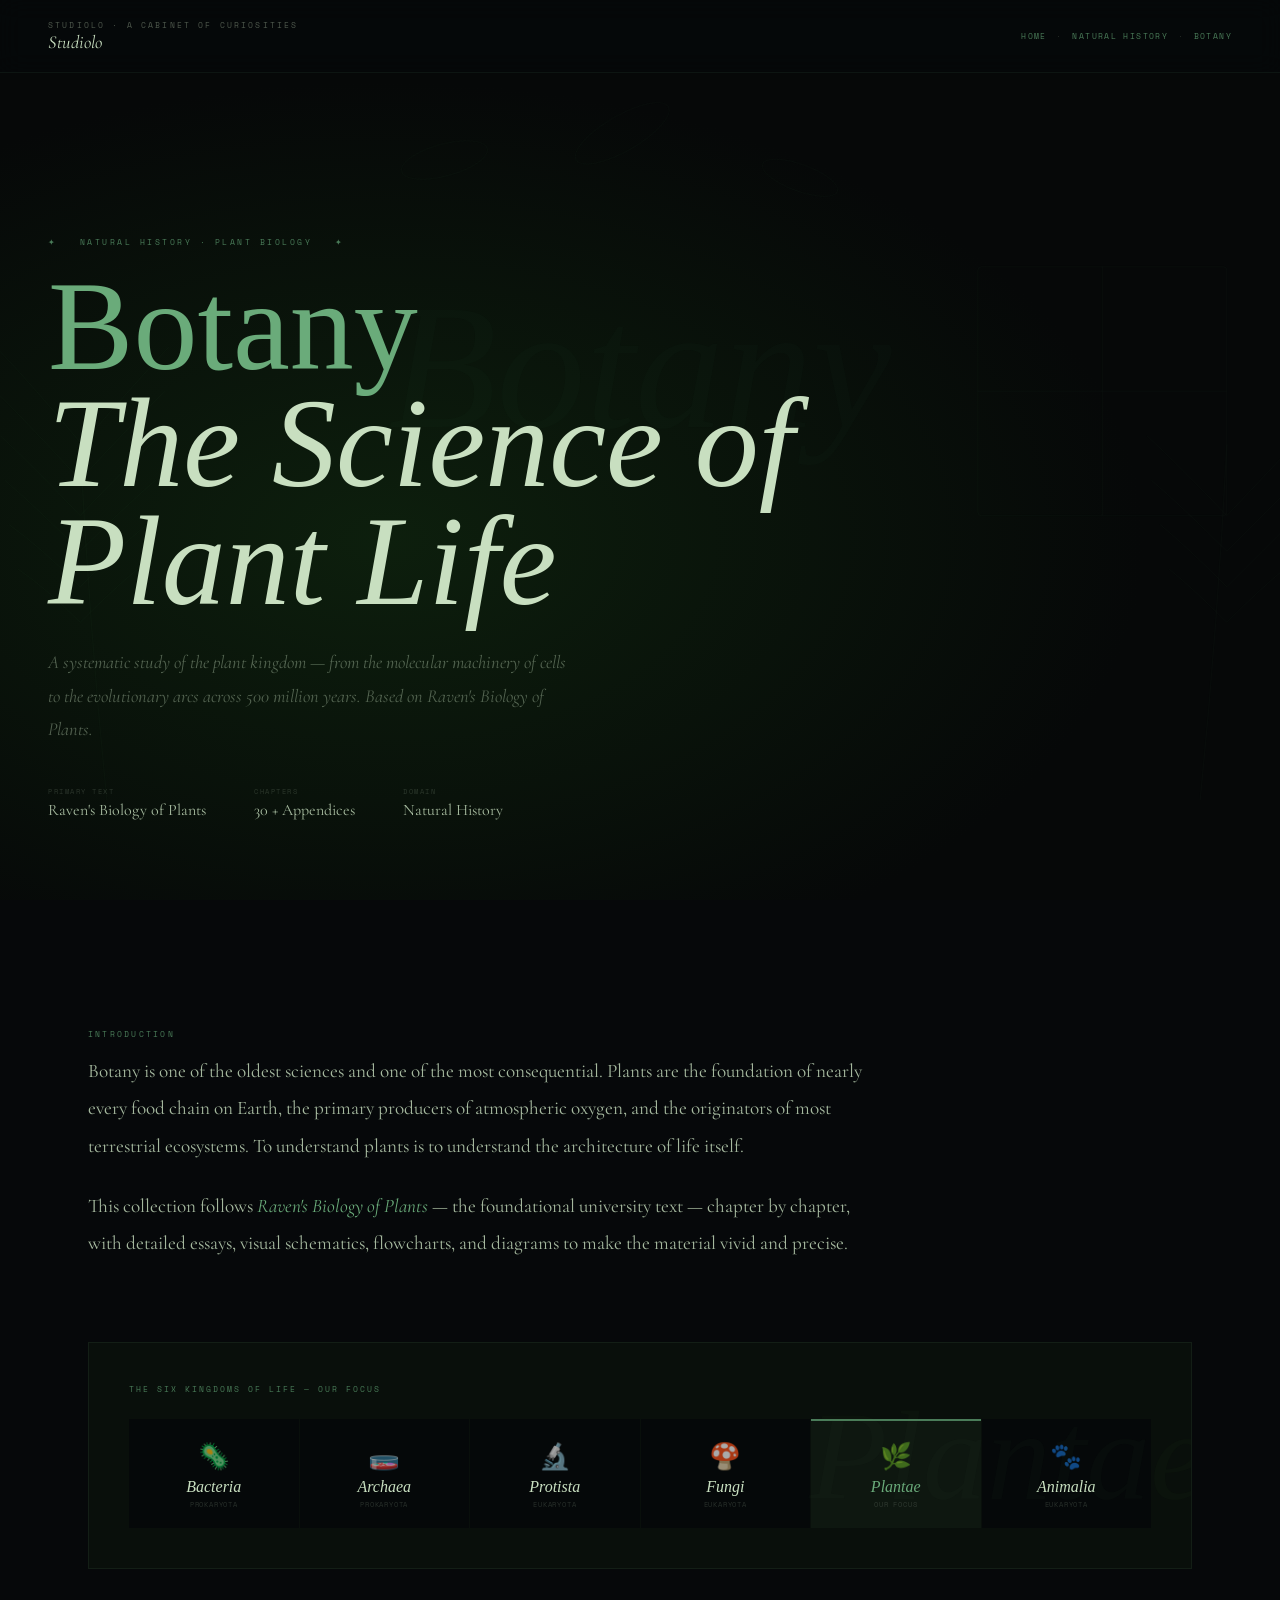
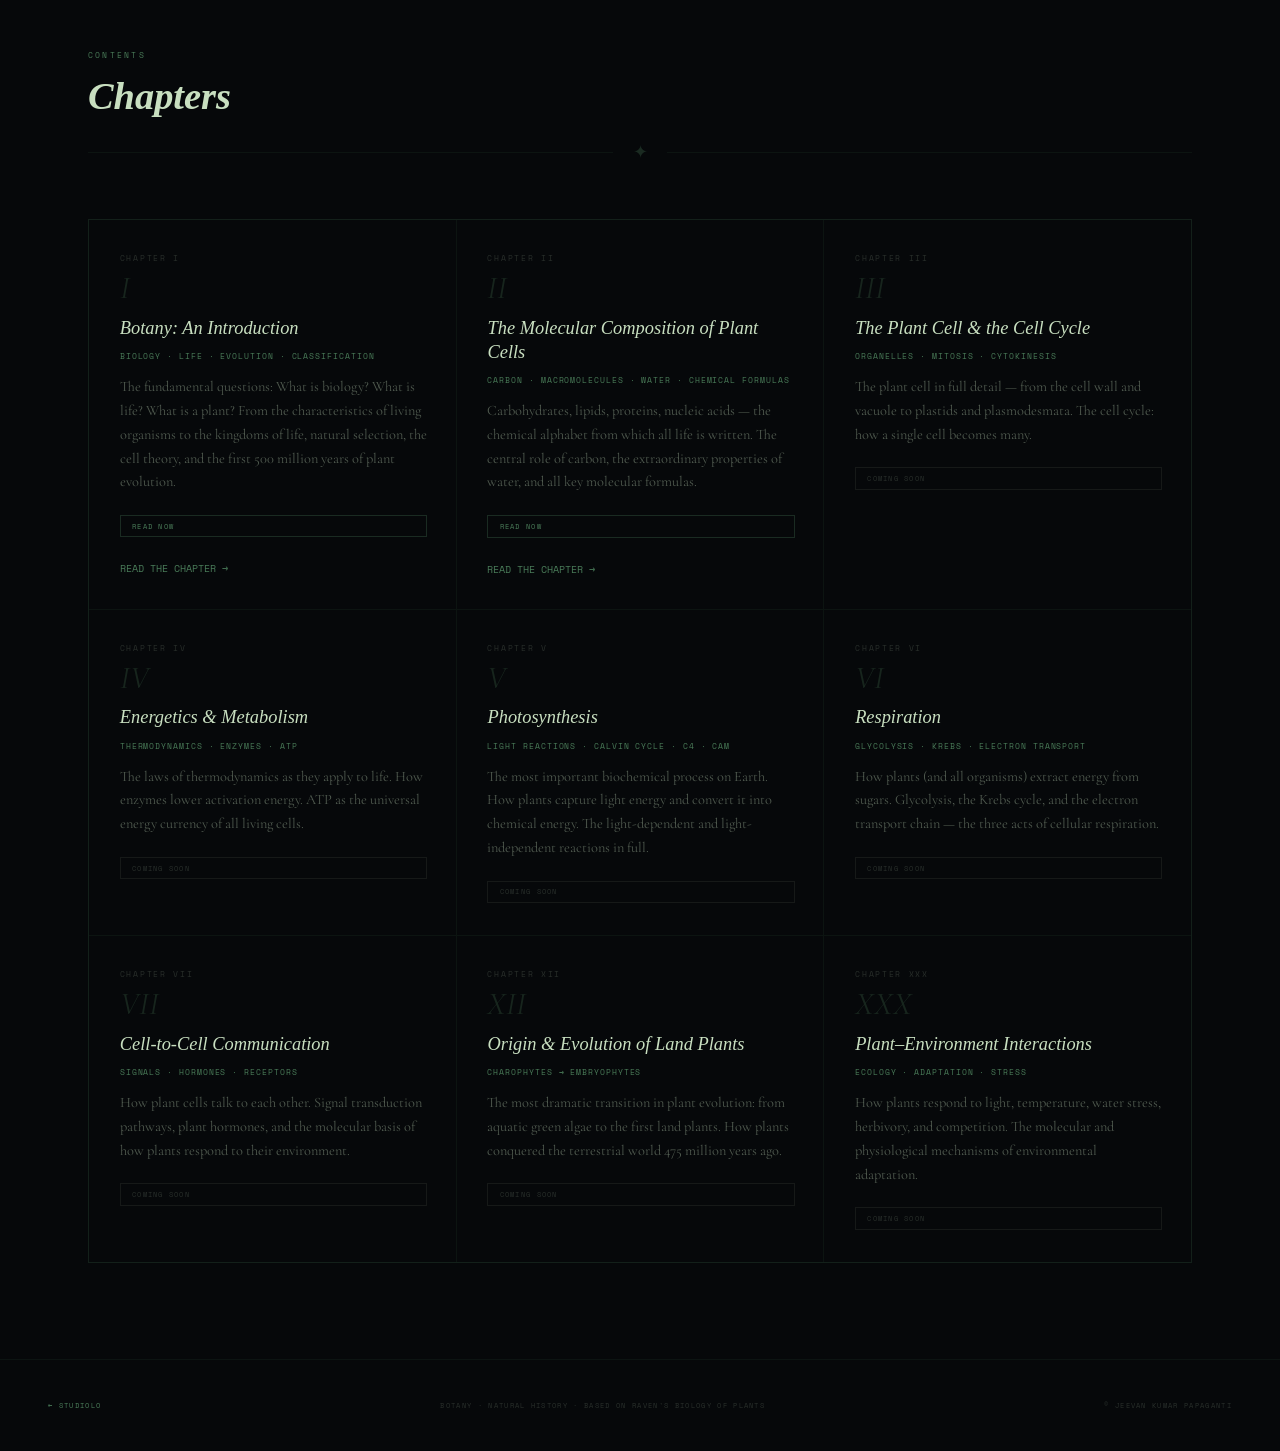
<file: articles/natural history/Botany/botany.html>
<!DOCTYPE html>
<html lang="en">
<head>
  <meta charset="UTF-8">
  <meta name="viewport" content="width=device-width, initial-scale=1.0">
  <title>Botany — Natural History · Studiolo</title>
  <link rel="preconnect" href="https://fonts.googleapis.com">
  <link href="https://fonts.googleapis.com/css2?family=Cormorant+Garamond:ital,wght@0,300;0,400;0,600;1,300;1,400;1,600&family=Space+Mono:ital,wght@0,400;0,700;1,400&family=IM+Fell+English:ital@0;1&display=swap" rel="stylesheet">
  <style>
    :root {
      --black:    #06080a;
      --deep:     #080d08;
      --ink:      #0b0f0b;
      --moss:     #1a2e1a;
      --fern:     #2d4a2d;
      --sage:     #4a7c59;
      --leaf:     #6aab7a;
      --pale:     #c8dfc0;
      --parchment:#f2ede4;
      --gold:     #c9a84c;
      --amber:    #b8883a;
      --text:     rgba(200,223,192,0.82);
      --text-dim: rgba(200,223,192,0.38);
      --text-faint:rgba(200,223,192,0.18);
      --font-display: 'Cormorant Garamond', 'Georgia', serif;
      --font-fell:    'IM Fell English', 'Georgia', serif;
      --font-mono:    'Space Mono', monospace;
    }

    *, *::before, *::after { margin: 0; padding: 0; box-sizing: border-box; }

    html { scroll-behavior: smooth; }

    body {
      background: var(--black);
      color: var(--text);
      font-family: var(--font-display);
      min-height: 100vh;
      overflow-x: hidden;
    }

    /* ── GRAIN OVERLAY ── */
    body::before {
      content: '';
      position: fixed; inset: 0; z-index: 0; pointer-events: none;
      background-image: url("data:image/svg+xml,%3Csvg viewBox='0 0 256 256' xmlns='http://www.w3.org/2000/svg'%3E%3Cfilter id='n'%3E%3CfeTurbulence type='fractalNoise' baseFrequency='0.9' numOctaves='4' stitchTiles='stitch'/%3E%3C/filter%3E%3Crect width='100%25' height='100%25' filter='url(%23n)' opacity='0.035'/%3E%3C/svg%3E");
      opacity: 0.5;
    }

    /* ── NAV ── */
    .nav {
      position: fixed; top: 0; left: 0; right: 0; z-index: 100;
      display: flex; align-items: center; justify-content: space-between;
      padding: 1.2rem 3rem;
      border-bottom: 1px solid rgba(74,124,89,0.12);
      background: rgba(6,8,10,0.88);
      backdrop-filter: blur(12px);
    }
    .nav-brand {
      display: flex; flex-direction: column;
    }
    .nav-brand-top {
      font-family: var(--font-mono); font-size: 0.48rem;
      letter-spacing: 0.28em; color: var(--text-dim); text-transform: uppercase;
    }
    .nav-brand-name {
      font-family: var(--font-display); font-size: 1.15rem;
      font-style: italic; color: var(--pale); text-decoration: none;
    }
    .nav-crumb {
      display: flex; align-items: center; gap: 0.6rem;
      font-family: var(--font-mono); font-size: 0.48rem;
      letter-spacing: 0.18em; text-transform: uppercase; color: var(--text-dim);
    }
    .nav-crumb a { color: var(--sage); text-decoration: none; transition: color 0.2s; }
    .nav-crumb a:hover { color: var(--leaf); }
    .nav-crumb span { color: var(--text-faint); }

    /* ── HERO ── */
    .hero {
      min-height: 100vh;
      display: flex; flex-direction: column; justify-content: flex-end;
      padding: 0 3rem 5rem;
      position: relative; overflow: hidden;
      background: radial-gradient(ellipse at 30% 60%, #0d1f0d 0%, #060808 60%);
    }
    .hero-bg-svg {
      position: absolute; inset: 0; z-index: 0; pointer-events: none;
    }
    .hero-eyebrow {
      font-family: var(--font-mono); font-size: 0.52rem;
      letter-spacing: 0.3em; color: var(--sage); text-transform: uppercase;
      margin-bottom: 1.2rem; position: relative; z-index: 1;
    }
    .hero-title {
      font-family: var(--font-fell); font-size: clamp(4rem, 10vw, 9rem);
      font-style: italic; font-weight: 400;
      line-height: 0.92; color: var(--pale);
      position: relative; z-index: 1; margin-bottom: 1.6rem;
    }
    .hero-title em { color: var(--leaf); font-style: normal; }
    .hero-subtitle {
      font-family: var(--font-display); font-size: 1.15rem;
      font-style: italic; color: var(--text-dim); line-height: 1.8;
      max-width: 520px; position: relative; z-index: 1; margin-bottom: 2.5rem;
    }
    .hero-meta {
      display: flex; gap: 3rem; position: relative; z-index: 1;
    }
    .meta-item { display: flex; flex-direction: column; gap: 0.2rem; }
    .meta-label {
      font-family: var(--font-mono); font-size: 0.44rem;
      letter-spacing: 0.22em; color: var(--text-faint); text-transform: uppercase;
    }
    .meta-val {
      font-family: var(--font-display); font-size: 1rem; color: var(--text);
    }

    /* ── DECORATIVE RULE ── */
    .herb-rule {
      display: flex; align-items: center; gap: 1.2rem;
      margin: 1.5rem 0 3.5rem;
    }
    .herb-rule-line { flex: 1; height: 1px; background: currentColor; opacity: 0.1; }
    .herb-rule-leaf { opacity: 0.3; font-size: 1.1rem; }

    /* ── MAIN CONTENT ── */
    main {
      position: relative; z-index: 1;
      max-width: 1200px; margin: 0 auto;
      padding: 8rem 3rem 6rem;
    }

    /* ── SECTION LABEL ── */
    .sec-label {
      font-family: var(--font-mono); font-size: 0.5rem;
      letter-spacing: 0.28em; color: var(--sage); text-transform: uppercase;
      margin-bottom: 0.8rem;
    }

    /* ── INTRO TEXT ── */
    .intro-text {
      font-family: var(--font-display); font-size: 1.2rem;
      line-height: 1.95; color: var(--text);
      max-width: 780px; margin-bottom: 1.4rem;
    }
    .intro-text em { color: var(--leaf); font-style: italic; }

    /* ── CHAPTERS GRID ── */
    .chapters-heading {
      font-family: var(--font-fell); font-size: 2.4rem;
      font-style: italic; color: var(--pale); margin-bottom: 0.5rem;
    }

    .chapters-grid {
      display: grid;
      grid-template-columns: repeat(auto-fill, minmax(340px, 1fr));
      gap: 1px;
      background: rgba(74,124,89,0.1);
      border: 1px solid rgba(74,124,89,0.12);
      margin-top: 3rem;
    }
    .chapter-card {
      background: var(--black);
      padding: 2rem 1.8rem;
      border-left: 2px solid transparent;
      transition: border-color 0.3s, background 0.25s;
      text-decoration: none;
      display: flex; flex-direction: column; gap: 0.5rem;
      position: relative; overflow: hidden;
      color: inherit;
    }
    .chapter-card::before {
      content: '';
      position: absolute; inset: 0;
      background: radial-gradient(ellipse at 0% 50%, rgba(74,124,89,0.06) 0%, transparent 70%);
      opacity: 0; transition: opacity 0.3s;
    }
    .chapter-card:hover { border-left-color: rgba(74,124,89,0.55); }
    .chapter-card:hover::before { opacity: 1; }
    .chapter-card.available:hover { background: rgba(74,124,89,0.04); }
    .chapter-card.soon { cursor: default; }

    .ch-num {
      font-family: var(--font-mono); font-size: 0.48rem;
      letter-spacing: 0.22em; color: var(--text-faint); text-transform: uppercase;
    }
    .ch-roman {
      font-family: var(--font-display); font-size: 2rem;
      font-style: italic; color: rgba(74,124,89,0.25); line-height: 1;
      margin-bottom: 0.3rem;
    }
    .ch-title {
      font-family: var(--font-fell); font-size: 1.15rem;
      font-style: italic; color: var(--pale); line-height: 1.3;
    }
    .ch-subtitle {
      font-family: var(--font-mono); font-size: 0.48rem;
      letter-spacing: 0.12em; color: var(--sage); text-transform: uppercase;
      margin-top: 0.1rem;
    }
    .ch-desc {
      font-size: 0.9rem; line-height: 1.65;
      color: var(--text-dim); margin-top: 0.3rem;
    }
    .ch-tag {
      display: inline-block; margin-top: 0.8rem;
      font-family: var(--font-mono); font-size: 0.44rem;
      letter-spacing: 0.18em; text-transform: uppercase; padding: 0.3rem 0.7rem;
      border: 1px solid rgba(74,124,89,0.3); color: var(--sage);
    }
    .ch-tag.soon-tag {
      border-color: rgba(200,223,192,0.08); color: var(--text-faint);
    }
    .ch-arrow {
      margin-top: 1rem; font-family: var(--font-mono); font-size: 0.62rem;
      color: var(--sage); transition: transform 0.2s;
    }
    .chapter-card.available:hover .ch-arrow { transform: translateX(5px); }

    /* ── KINGDOMS STRIP ── */
    .kingdoms-strip {
      margin: 5rem 0;
      padding: 2.5rem;
      border: 1px solid rgba(74,124,89,0.15);
      background: rgba(13,20,13,0.6);
      position: relative; overflow: hidden;
    }
    .kingdoms-strip::after {
      content: 'Plantae';
      position: absolute; right: -1rem; top: 50%;
      transform: translateY(-50%);
      font-family: var(--font-fell); font-size: 8rem;
      font-style: italic; color: rgba(74,124,89,0.04);
      pointer-events: none; white-space: nowrap;
    }

    .kingdoms-label {
      font-family: var(--font-mono); font-size: 0.48rem;
      letter-spacing: 0.26em; color: var(--sage); text-transform: uppercase;
      margin-bottom: 1.5rem;
    }
    .kingdoms-row {
      display: flex; gap: 1px; flex-wrap: wrap;
    }
    .kingdom-cell {
      flex: 1; min-width: 130px;
      padding: 1.2rem 1rem;
      background: rgba(6,8,10,0.8);
      border-top: 2px solid transparent;
      transition: border-color 0.3s;
      text-align: center;
    }
    .kingdom-cell.highlight { border-top-color: var(--sage); background: rgba(74,124,89,0.07); }
    .kingdom-cell .k-icon { font-size: 1.6rem; margin-bottom: 0.4rem; opacity: 0.8; }
    .kingdom-cell .k-name {
      font-family: var(--font-fell); font-size: 1rem; font-style: italic;
      color: var(--pale); margin-bottom: 0.2rem;
    }
    .kingdom-cell.highlight .k-name { color: var(--leaf); }
    .kingdom-cell .k-sub {
      font-family: var(--font-mono); font-size: 0.42rem;
      letter-spacing: 0.12em; color: var(--text-faint); text-transform: uppercase;
    }

    /* ── FOOTER ── */
    footer {
      border-top: 1px solid rgba(74,124,89,0.1);
      padding: 2.5rem 3rem;
      display: flex; align-items: center; justify-content: space-between;
      font-family: var(--font-mono); font-size: 0.46rem;
      letter-spacing: 0.18em; color: var(--text-faint); text-transform: uppercase;
    }
    footer a { color: var(--sage); text-decoration: none; }
    footer a:hover { color: var(--leaf); }

    /* ── SCROLL REVEAL ── */
    .reveal { opacity: 0; transform: translateY(22px); transition: opacity 0.7s ease, transform 0.7s ease; }
    .reveal.visible { opacity: 1; transform: none; }

    /* ── PROGRESS BAR ── */
    #progress-bar {
      position: fixed; top: 0; left: 0; z-index: 200;
      height: 2px; width: 0%;
      background: linear-gradient(90deg, rgba(74,124,89,0.2), var(--leaf), rgba(74,124,89,0.2));
      transition: width 0.08s linear; pointer-events: none;
    }

    @media (max-width: 768px) {
      .nav { padding: 1rem 1.5rem; }
      .hero { padding: 0 1.5rem 4rem; }
      main { padding: 6rem 1.5rem 4rem; }
      .chapters-grid { grid-template-columns: 1fr; }
      footer { flex-direction: column; gap: 1rem; text-align: center; }
    }
  </style>
</head>
<body>

<div id="progress-bar"></div>

<!-- NAV -->
<nav class="nav">
  <div class="nav-brand">
    <span class="nav-brand-top">Studiolo · A Cabinet of Curiosities</span>
    <a class="nav-brand-name" href="../../index.html">Studiolo</a>
  </div>
  <div class="nav-crumb">
    <a href="../../index.html">Home</a>
    <span>·</span>
    <a href="../../index.html#nature">Natural History</a>
    <span>·</span>
    <span style="color:var(--sage)">Botany</span>
  </div>
</nav>

<!-- HERO -->
<section class="hero">
  <!-- Background botanical SVG -->
  <svg class="hero-bg-svg" viewBox="0 0 1440 900" preserveAspectRatio="xMidYMid slice" xmlns="http://www.w3.org/2000/svg">
    <!-- Faint fern-like structures -->
    <g opacity="0.055" stroke="rgba(106,171,122,1)" stroke-width="0.8" fill="none">
      <!-- Large fern left -->
      <path d="M 120 900 Q 100 700 90 500"/>
      <path d="M 90 700 Q 50 660 20 640"/>
      <path d="M 90 700 Q 130 660 155 640"/>
      <path d="M 90 660 Q 45 615 10 590"/>
      <path d="M 90 660 Q 135 615 165 590"/>
      <path d="M 90 620 Q 40 570 5 540"/>
      <path d="M 90 620 Q 140 570 175 540"/>
      <path d="M 90 580 Q 38 525 0 490"/>
      <path d="M 90 580 Q 142 525 180 490"/>
      <path d="M 90 540 Q 35 480 -5 440"/>
      <path d="M 90 540 Q 145 480 185 440"/>
      <path d="M 92 500 Q 38 435 -5 390"/>
      <path d="M 92 500 Q 148 435 190 390"/>
      <!-- Large fern right -->
      <path d="M 1350 900 Q 1370 700 1380 500"/>
      <path d="M 1380 700 Q 1420 660 1445 640"/>
      <path d="M 1380 700 Q 1340 660 1315 640"/>
      <path d="M 1380 660 Q 1425 615 1450 590"/>
      <path d="M 1380 660 Q 1335 615 1305 590"/>
      <path d="M 1380 620 Q 1430 570 1460 540"/>
      <path d="M 1380 620 Q 1330 570 1295 540"/>
      <path d="M 1380 580 Q 1432 525 1465 490"/>
      <path d="M 1380 580 Q 1328 525 1290 490"/>
      <!-- Scattered leaves -->
      <ellipse cx="700" cy="150" rx="60" ry="20" transform="rotate(-30 700 150)"/>
      <ellipse cx="900" cy="200" rx="45" ry="15" transform="rotate(20 900 200)"/>
      <ellipse cx="500" cy="180" rx="50" ry="18" transform="rotate(-15 500 180)"/>
      <!-- Cell grid faint -->
      <rect x="1100" y="300" width="280" height="280" rx="4"/>
      <line x1="1100" y1="440" x2="1380" y2="440"/>
      <line x1="1240" y1="300" x2="1240" y2="580"/>
    </g>
    <!-- Botanical label faint watermark -->
    <text x="720" y="480" text-anchor="middle" fill="rgba(74,124,89,0.03)"
      font-family="Georgia" font-size="200" font-style="italic">Botany</text>
  </svg>

  <div class="hero-eyebrow">✦ &nbsp; Natural History · Plant Biology &nbsp; ✦</div>
  <h1 class="hero-title">
    <em>Botany</em><br>
    The Science of<br>
    Plant Life
  </h1>
  <p class="hero-subtitle">
    A systematic study of the plant kingdom — from the molecular machinery of cells to the evolutionary arcs across 500 million years. Based on <em>Raven's Biology of Plants</em>.
  </p>
  <div class="hero-meta">
    <div class="meta-item">
      <span class="meta-label">Primary Text</span>
      <span class="meta-val">Raven's Biology of Plants</span>
    </div>
    <div class="meta-item">
      <span class="meta-label">Chapters</span>
      <span class="meta-val">30 + Appendices</span>
    </div>
    <div class="meta-item">
      <span class="meta-label">Domain</span>
      <span class="meta-val">Natural History</span>
    </div>
  </div>
</section>

<!-- MAIN -->
<main>

  <!-- Intro -->
  <div class="sec-label reveal">Introduction</div>
  <p class="intro-text reveal">
    Botany is one of the oldest sciences and one of the most consequential. Plants are the foundation of nearly every food chain on Earth, the primary producers of atmospheric oxygen, and the originators of most terrestrial ecosystems. To understand plants is to understand the architecture of life itself.
  </p>
  <p class="intro-text reveal">
    This collection follows <em>Raven's Biology of Plants</em> — the foundational university text — chapter by chapter, with detailed essays, visual schematics, flowcharts, and diagrams to make the material vivid and precise.
  </p>

  <!-- Kingdoms strip -->
  <div class="kingdoms-strip reveal">
    <div class="kingdoms-label">The Six Kingdoms of Life — Our Focus</div>
    <div class="kingdoms-row">
      <div class="kingdom-cell">
        <div class="k-icon">🦠</div>
        <div class="k-name">Bacteria</div>
        <div class="k-sub">Prokaryota</div>
      </div>
      <div class="kingdom-cell">
        <div class="k-icon">🧫</div>
        <div class="k-name">Archaea</div>
        <div class="k-sub">Prokaryota</div>
      </div>
      <div class="kingdom-cell">
        <div class="k-icon">🔬</div>
        <div class="k-name">Protista</div>
        <div class="k-sub">Eukaryota</div>
      </div>
      <div class="kingdom-cell">
        <div class="k-icon">🍄</div>
        <div class="k-name">Fungi</div>
        <div class="k-sub">Eukaryota</div>
      </div>
      <div class="kingdom-cell highlight">
        <div class="k-icon">🌿</div>
        <div class="k-name">Plantae</div>
        <div class="k-sub">Our Focus</div>
      </div>
      <div class="kingdom-cell">
        <div class="k-icon">🐾</div>
        <div class="k-name">Animalia</div>
        <div class="k-sub">Eukaryota</div>
      </div>
    </div>
  </div>

  <!-- Chapters -->
  <div class="sec-label reveal">Contents</div>
  <h2 class="chapters-heading reveal">Chapters</h2>

  <div class="herb-rule reveal" style="color:var(--sage)">
    <div class="herb-rule-line"></div>
    <div class="herb-rule-leaf">✦</div>
    <div class="herb-rule-line"></div>
  </div>

  <div class="chapters-grid">

    <!-- Chapter 1 — AVAILABLE -->
    <a href="chapter-1.html" class="chapter-card available reveal">
      <div class="ch-num">Chapter I</div>
      <div class="ch-roman">I</div>
      <div class="ch-title">Botany: An Introduction</div>
      <div class="ch-subtitle">Biology · Life · Evolution · Classification</div>
      <p class="ch-desc">The fundamental questions: What is biology? What is life? What is a plant? From the characteristics of living organisms to the kingdoms of life, natural selection, the cell theory, and the first 500 million years of plant evolution.</p>
      <div class="ch-tag">Read Now</div>
      <div class="ch-arrow">READ THE CHAPTER →</div>
    </a>

    <!-- Chapter 2 — AVAILABLE -->
    <a href="chapter-2.html" class="chapter-card available reveal">
      <div class="ch-num">Chapter II</div>
      <div class="ch-roman">II</div>
      <div class="ch-title">The Molecular Composition of Plant Cells</div>
      <div class="ch-subtitle">Carbon · Macromolecules · Water · Chemical Formulas</div>
      <p class="ch-desc">Carbohydrates, lipids, proteins, nucleic acids — the chemical alphabet from which all life is written. The central role of carbon, the extraordinary properties of water, and all key molecular formulas.</p>
      <div class="ch-tag">Read Now</div>
      <div class="ch-arrow">READ THE CHAPTER →</div>
    </a>

    <!-- Chapter 3 -->
    <div class="chapter-card soon reveal">
      <div class="ch-num">Chapter III</div>
      <div class="ch-roman">III</div>
      <div class="ch-title">The Plant Cell & the Cell Cycle</div>
      <div class="ch-subtitle">Organelles · Mitosis · Cytokinesis</div>
      <p class="ch-desc">The plant cell in full detail — from the cell wall and vacuole to plastids and plasmodesmata. The cell cycle: how a single cell becomes many.</p>
      <div class="ch-tag soon-tag">Coming Soon</div>
    </div>

    <!-- Chapter 4 -->
    <div class="chapter-card soon reveal">
      <div class="ch-num">Chapter IV</div>
      <div class="ch-roman">IV</div>
      <div class="ch-title">Energetics & Metabolism</div>
      <div class="ch-subtitle">Thermodynamics · Enzymes · ATP</div>
      <p class="ch-desc">The laws of thermodynamics as they apply to life. How enzymes lower activation energy. ATP as the universal energy currency of all living cells.</p>
      <div class="ch-tag soon-tag">Coming Soon</div>
    </div>

    <!-- Chapter 5 -->
    <div class="chapter-card soon reveal">
      <div class="ch-num">Chapter V</div>
      <div class="ch-roman">V</div>
      <div class="ch-title">Photosynthesis</div>
      <div class="ch-subtitle">Light Reactions · Calvin Cycle · C4 · CAM</div>
      <p class="ch-desc">The most important biochemical process on Earth. How plants capture light energy and convert it into chemical energy. The light-dependent and light-independent reactions in full.</p>
      <div class="ch-tag soon-tag">Coming Soon</div>
    </div>

    <!-- Chapter 6 -->
    <div class="chapter-card soon reveal">
      <div class="ch-num">Chapter VI</div>
      <div class="ch-roman">VI</div>
      <div class="ch-title">Respiration</div>
      <div class="ch-subtitle">Glycolysis · Krebs · Electron Transport</div>
      <p class="ch-desc">How plants (and all organisms) extract energy from sugars. Glycolysis, the Krebs cycle, and the electron transport chain — the three acts of cellular respiration.</p>
      <div class="ch-tag soon-tag">Coming Soon</div>
    </div>

    <!-- Chapter 7 -->
    <div class="chapter-card soon reveal">
      <div class="ch-num">Chapter VII</div>
      <div class="ch-roman">VII</div>
      <div class="ch-title">Cell-to-Cell Communication</div>
      <div class="ch-subtitle">Signals · Hormones · Receptors</div>
      <p class="ch-desc">How plant cells talk to each other. Signal transduction pathways, plant hormones, and the molecular basis of how plants respond to their environment.</p>
      <div class="ch-tag soon-tag">Coming Soon</div>
    </div>

    <!-- Chapter 12 -->
    <div class="chapter-card soon reveal">
      <div class="ch-num">Chapter XII</div>
      <div class="ch-roman">XII</div>
      <div class="ch-title">Origin & Evolution of Land Plants</div>
      <div class="ch-subtitle">Charophytes → Embryophytes</div>
      <p class="ch-desc">The most dramatic transition in plant evolution: from aquatic green algae to the first land plants. How plants conquered the terrestrial world 475 million years ago.</p>
      <div class="ch-tag soon-tag">Coming Soon</div>
    </div>

    <!-- Chapter 30 -->
    <div class="chapter-card soon reveal">
      <div class="ch-num">Chapter XXX</div>
      <div class="ch-roman">XXX</div>
      <div class="ch-title">Plant–Environment Interactions</div>
      <div class="ch-subtitle">Ecology · Adaptation · Stress</div>
      <p class="ch-desc">How plants respond to light, temperature, water stress, herbivory, and competition. The molecular and physiological mechanisms of environmental adaptation.</p>
      <div class="ch-tag soon-tag">Coming Soon</div>
    </div>

  </div>

</main>

<!-- FOOTER -->
<footer>
  <span><a href="../../index.html">← Studiolo</a></span>
  <span>Botany · Natural History · Based on Raven's Biology of Plants</span>
  <span>© Jeevan Kumar Papaganti</span>
</footer>

<script>
  // Progress bar
  const bar = document.getElementById('progress-bar');
  window.addEventListener('scroll', () => {
    bar.style.width = (window.scrollY / (document.body.scrollHeight - window.innerHeight) * 100) + '%';
  }, { passive: true });

  // Scroll reveal
  const observer = new IntersectionObserver((entries) => {
    entries.forEach((entry, i) => {
      if (entry.isIntersecting) {
        setTimeout(() => entry.target.classList.add('visible'), i * 70);
        observer.unobserve(entry.target);
      }
    });
  }, { threshold: 0.08 });
  document.querySelectorAll('.reveal').forEach(el => observer.observe(el));
</script>
</body>
</html>
</file>
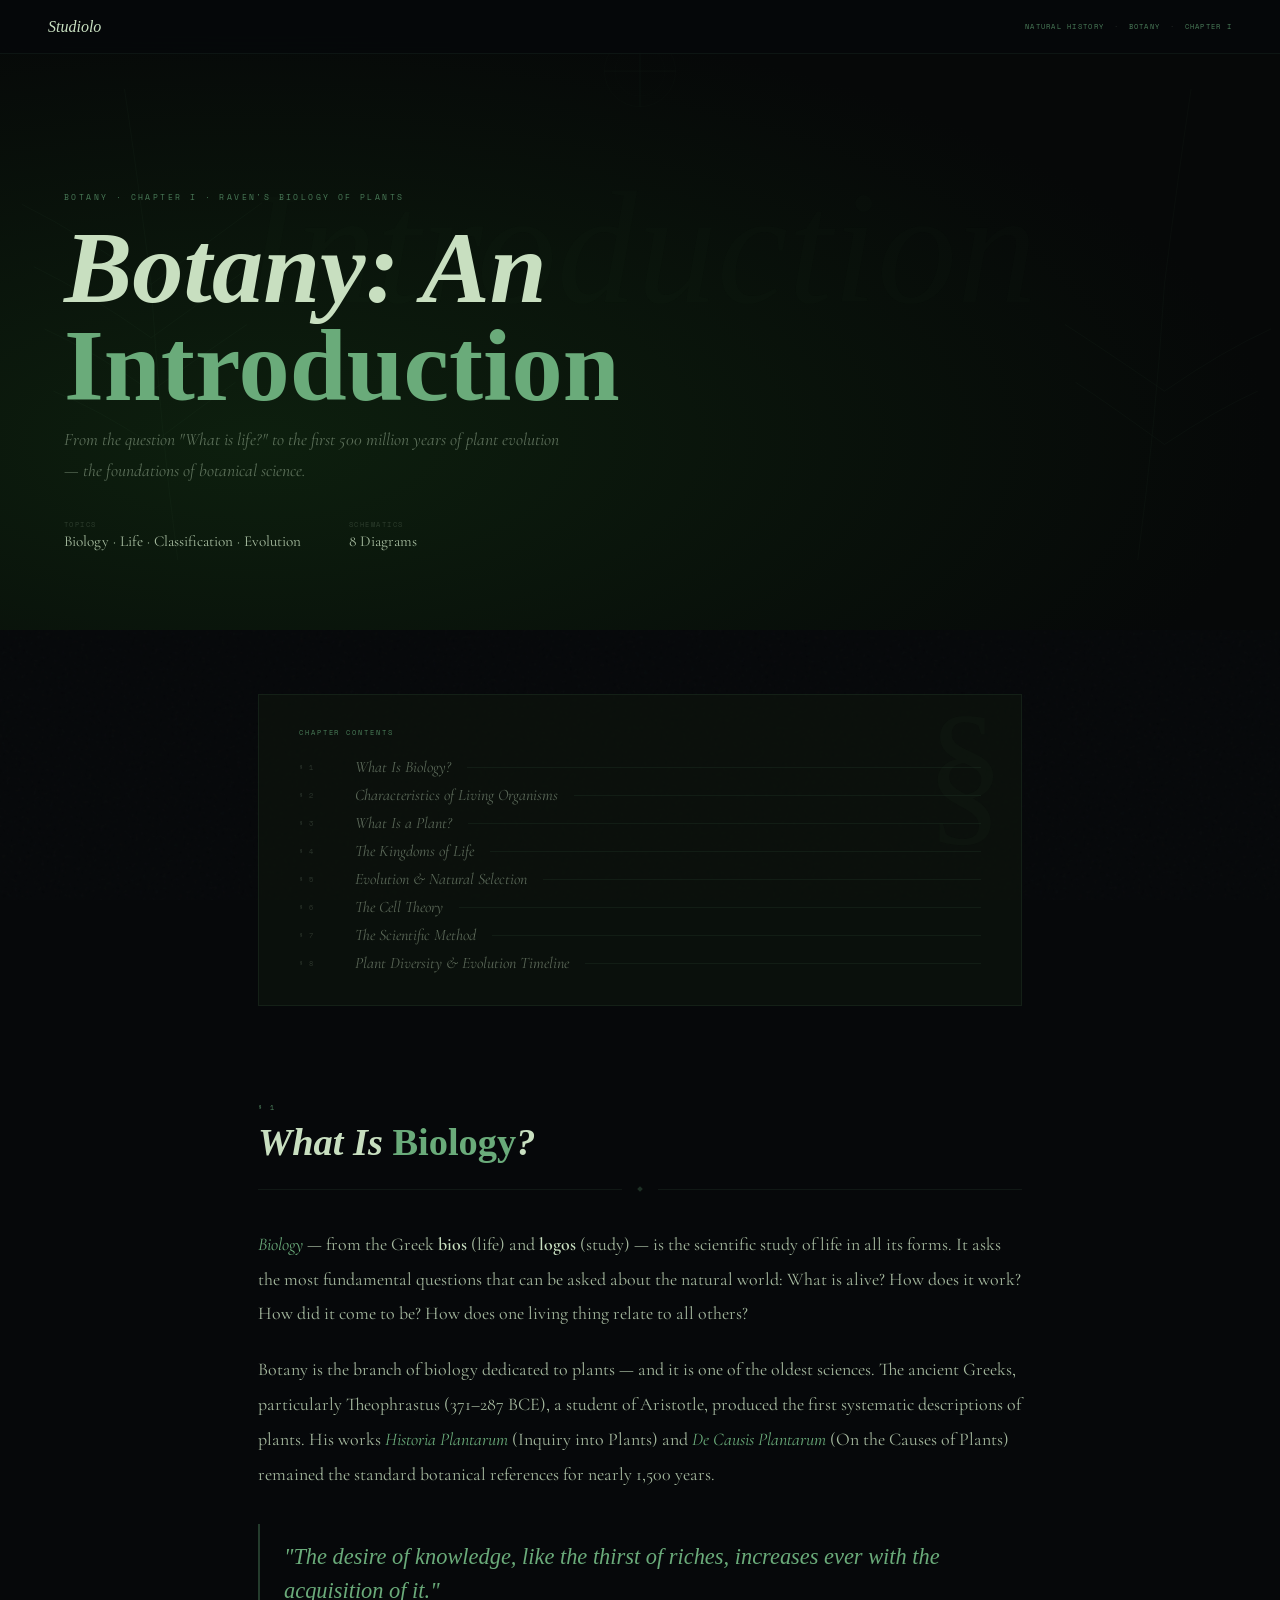
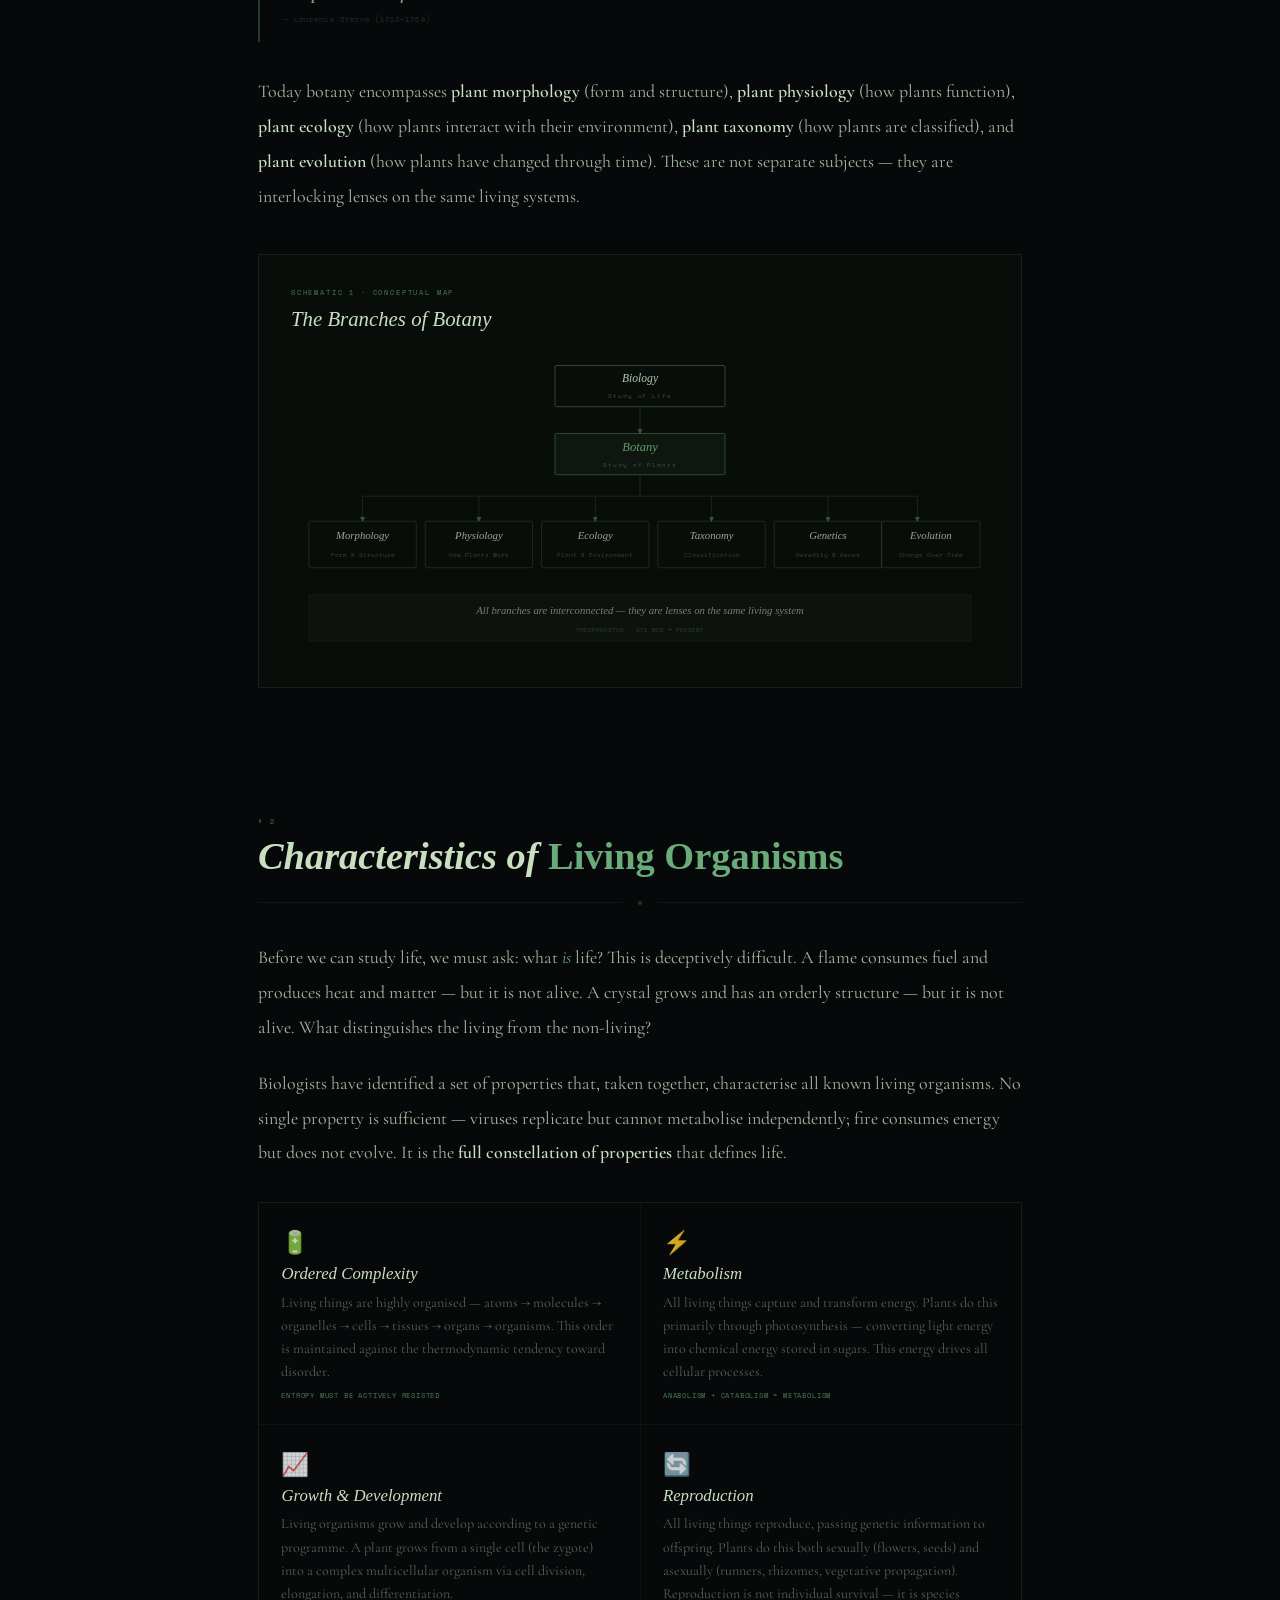
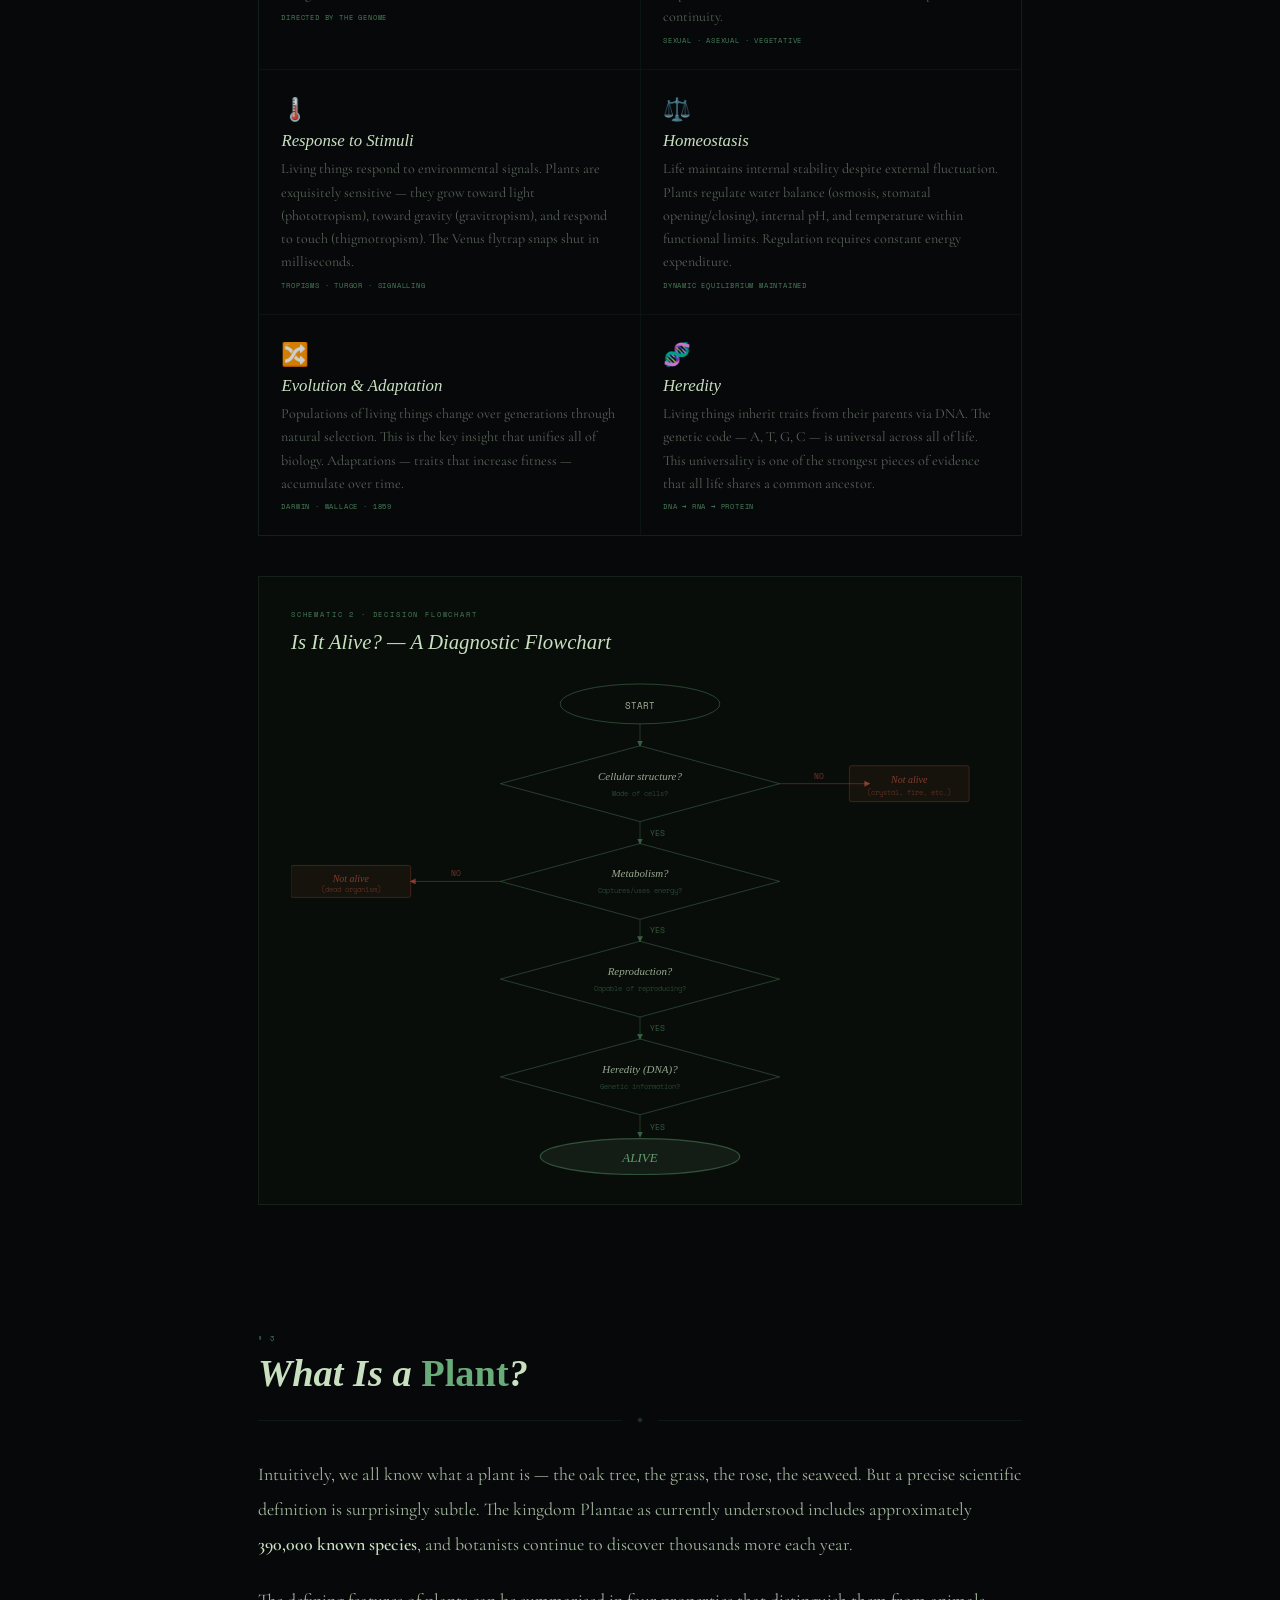
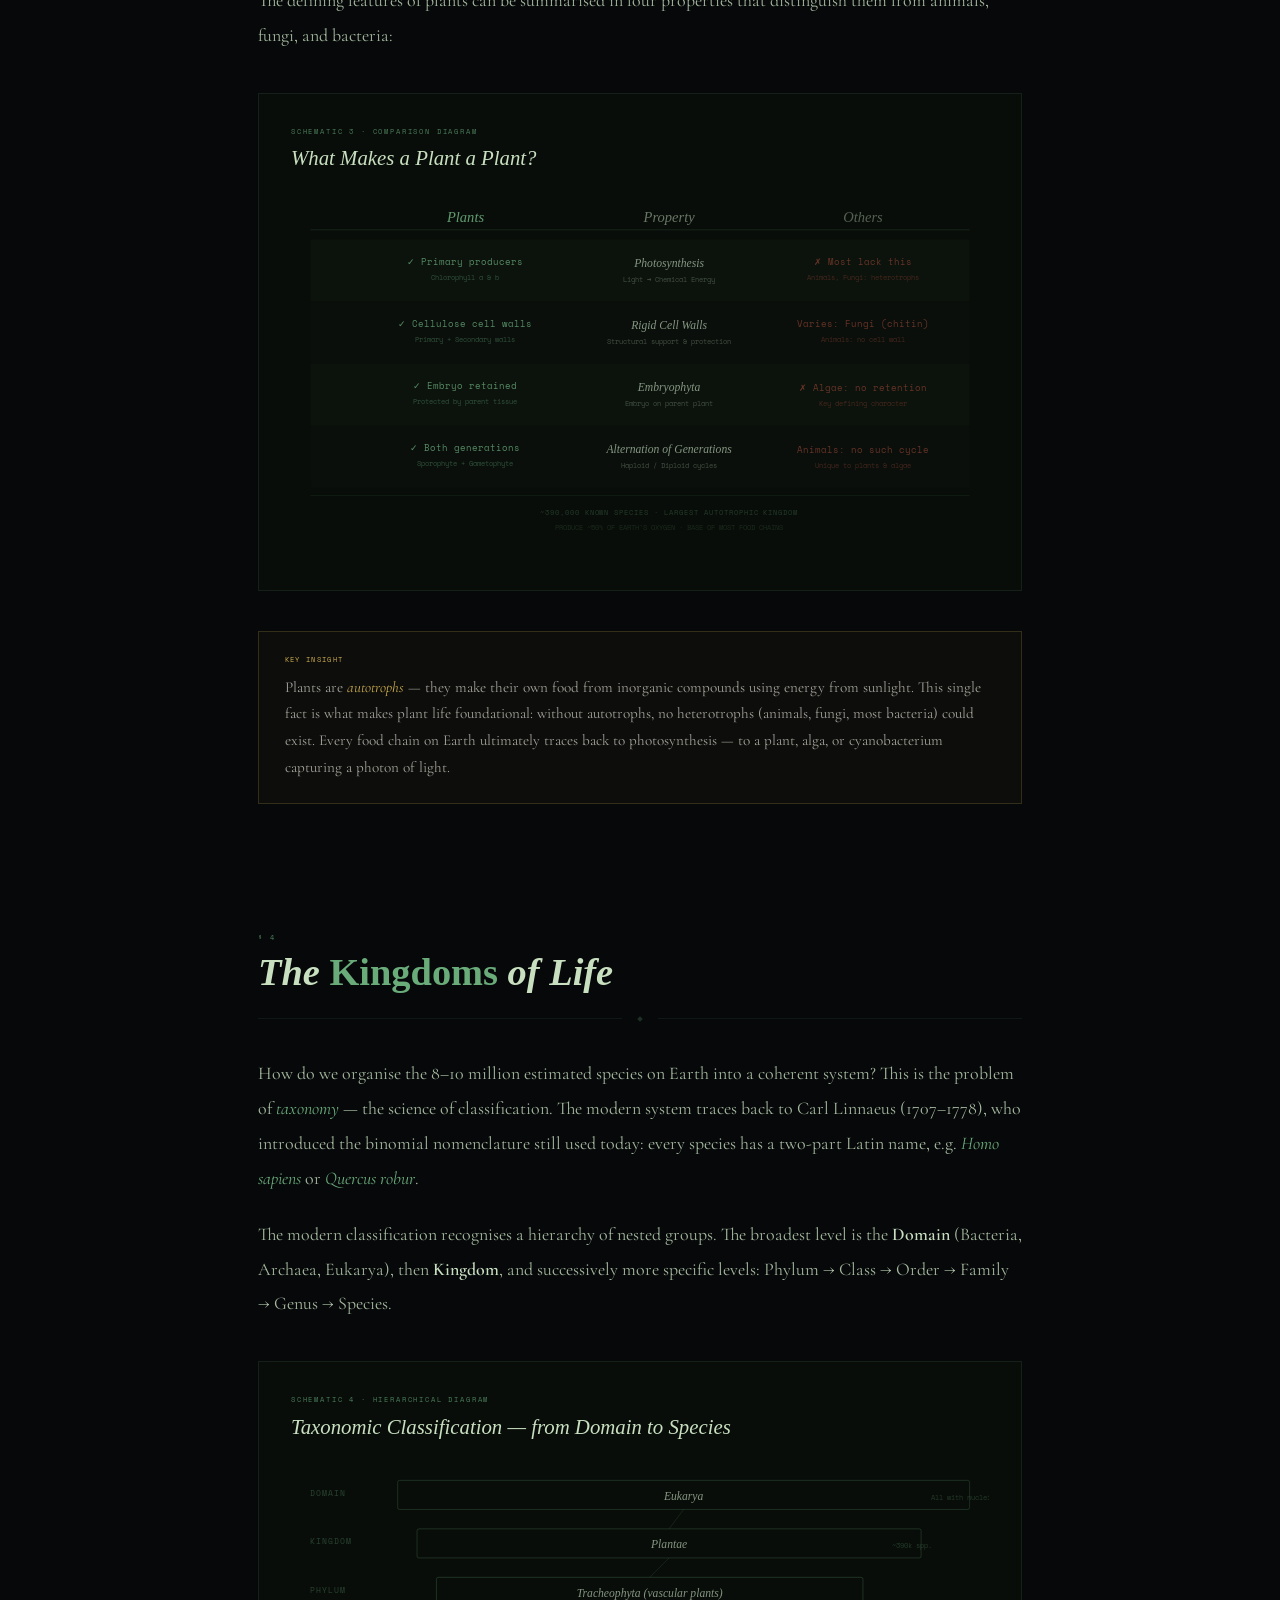
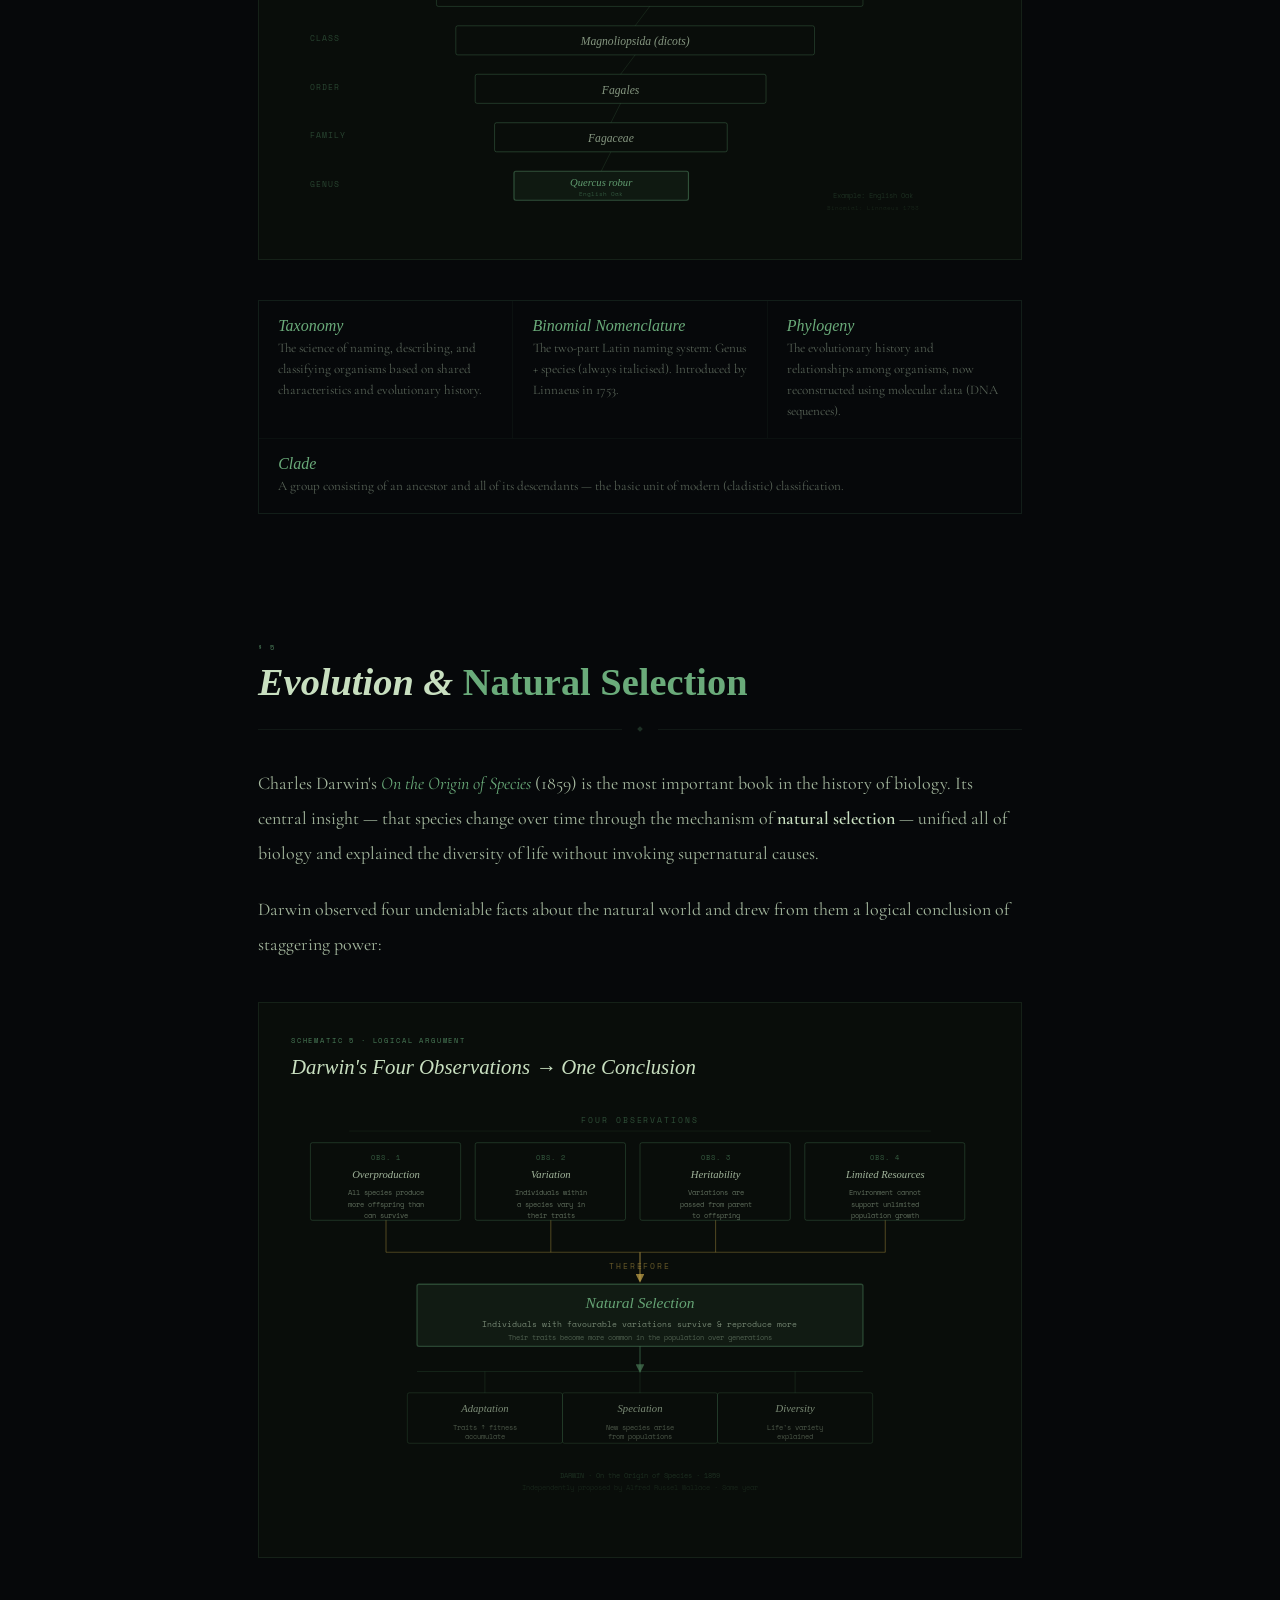
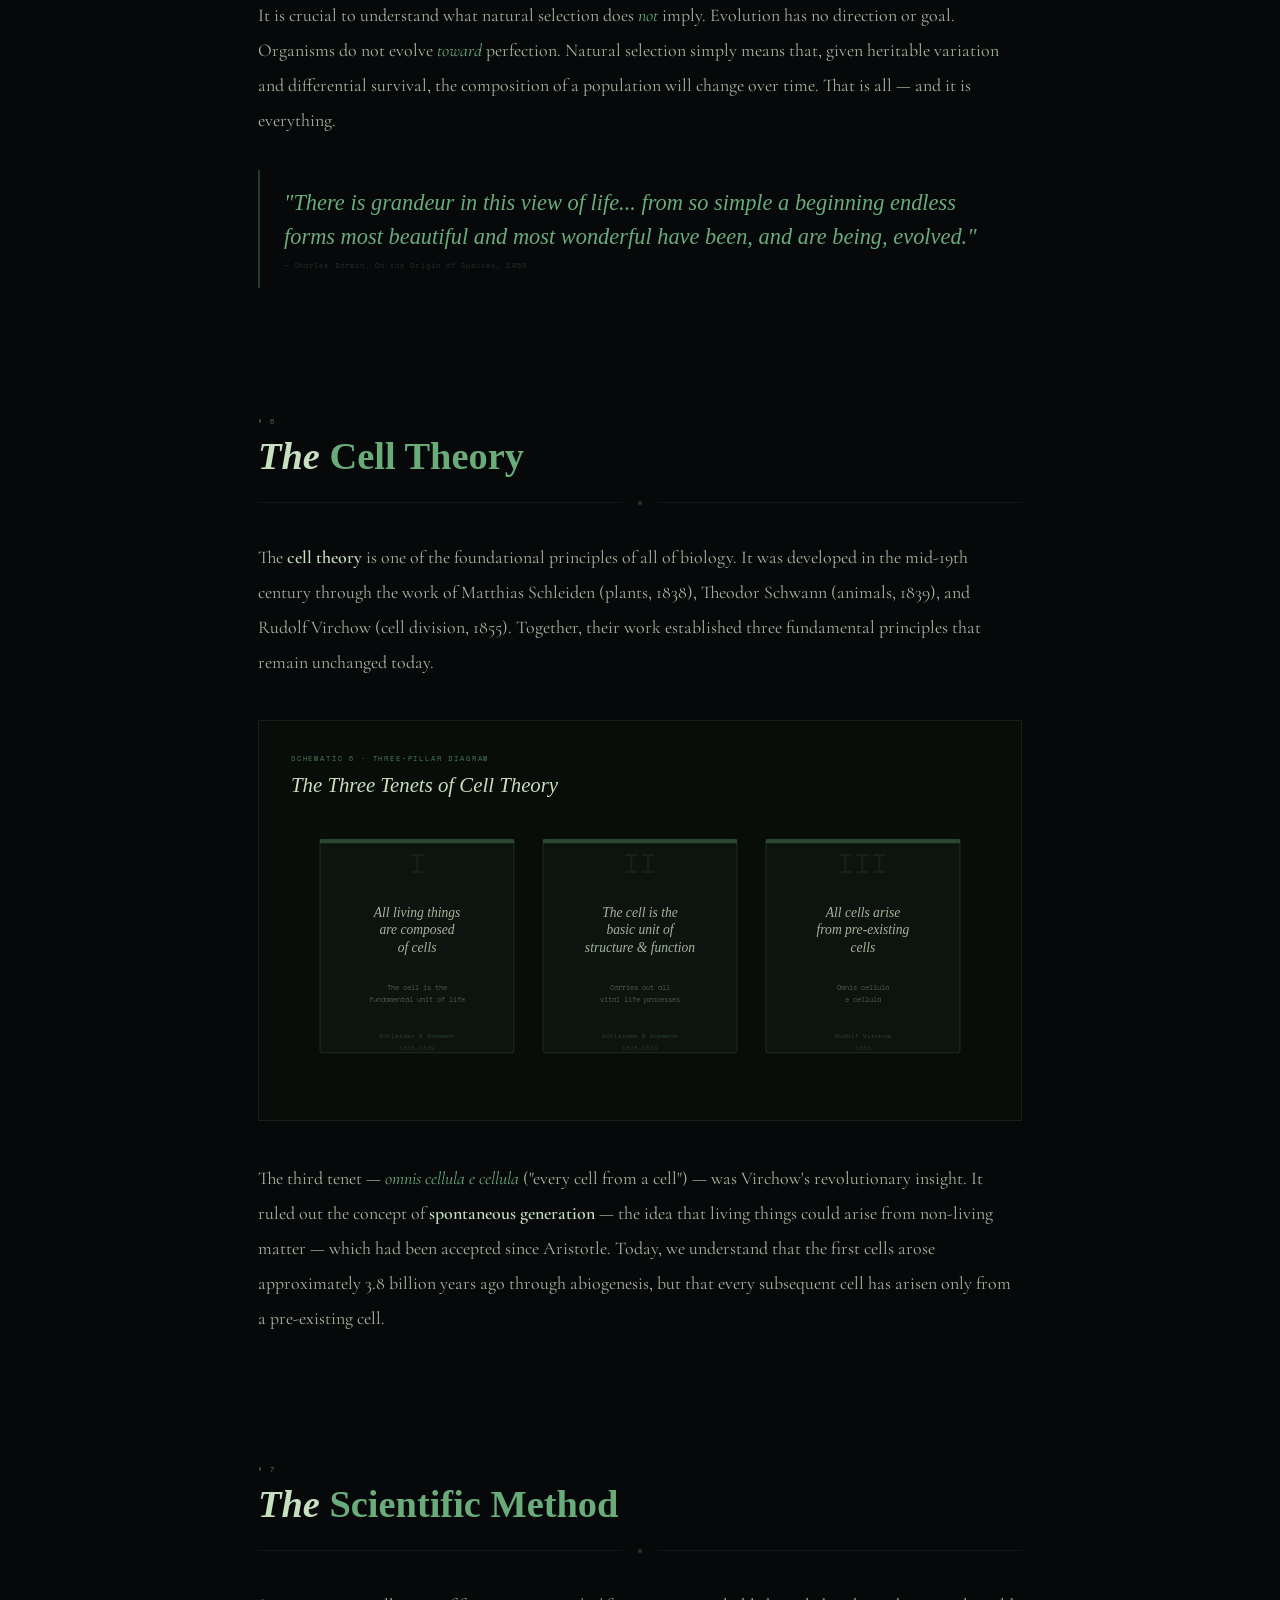
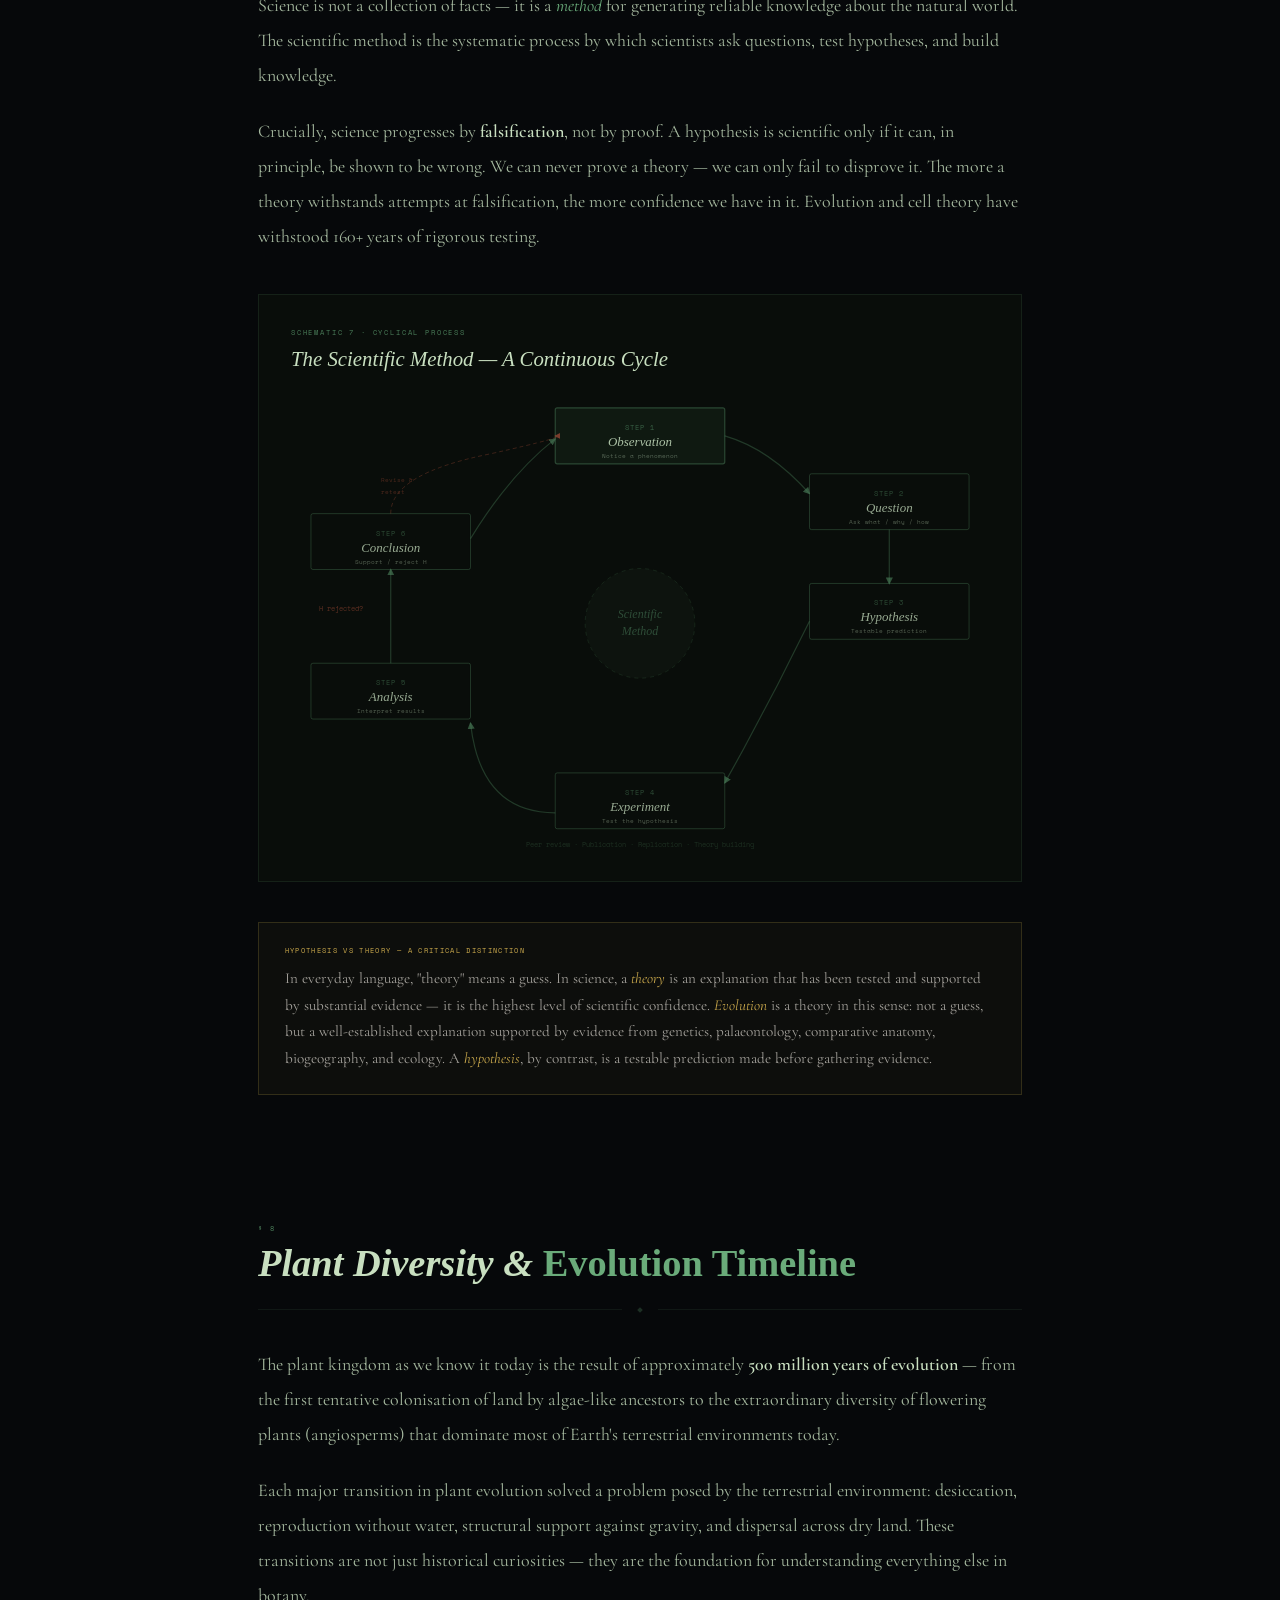
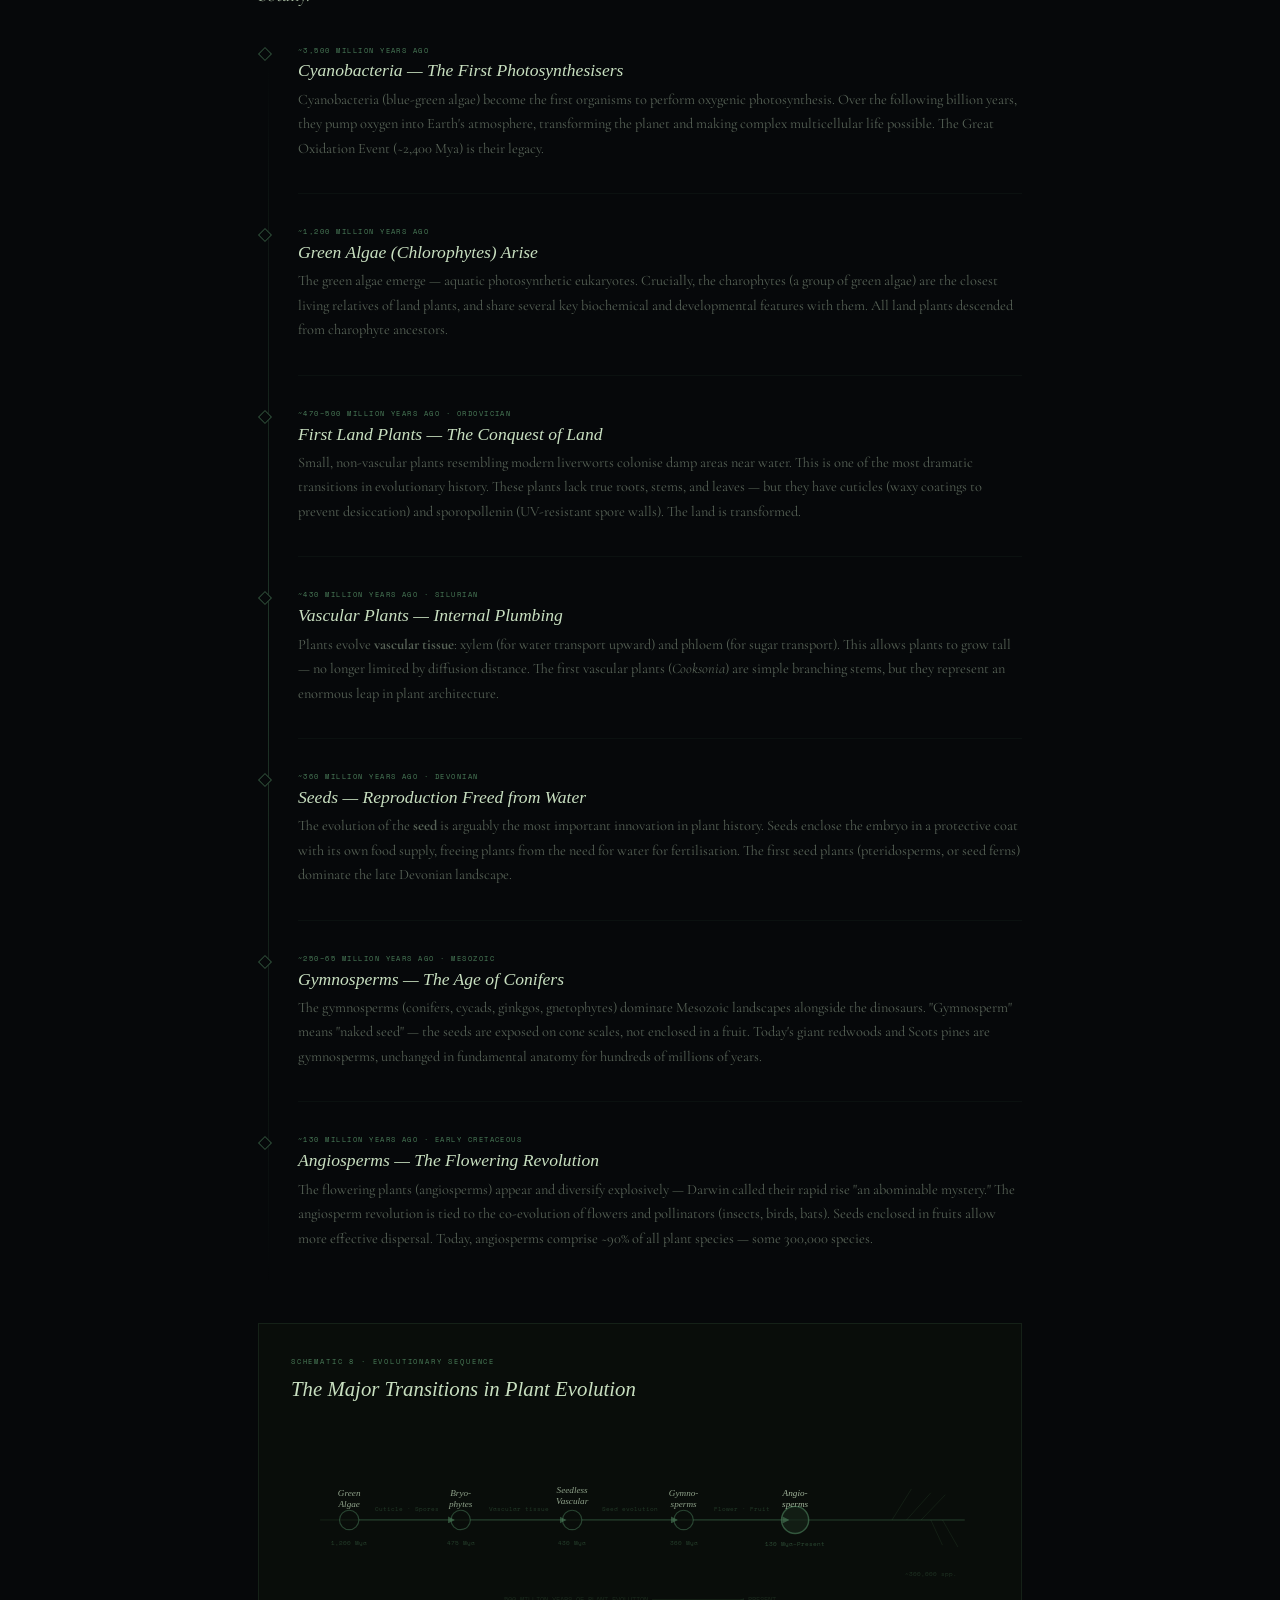
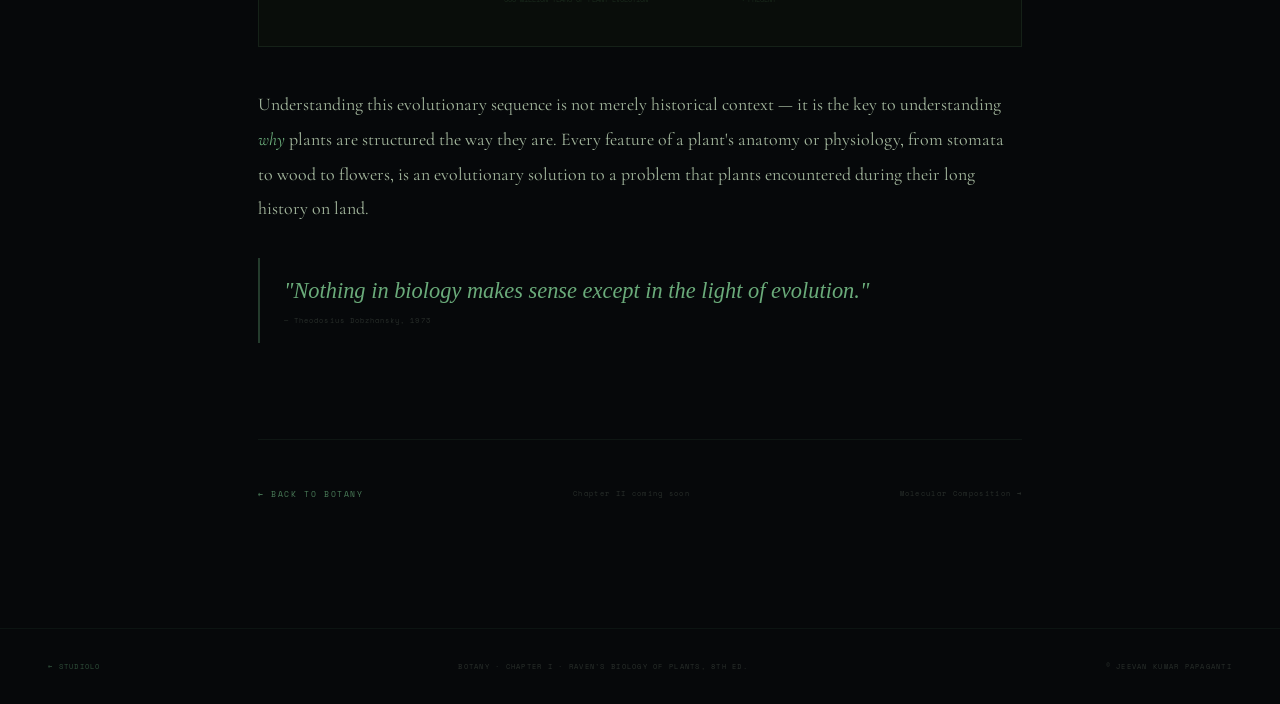
<file: articles/natural history/Botany/chapter-1.html>
<!DOCTYPE html>
<html lang="en">
<head>
  <meta charset="UTF-8">
  <meta name="viewport" content="width=device-width, initial-scale=1.0">
  <title>Chapter I — Botany: An Introduction · Studiolo</title>
  <link rel="preconnect" href="https://fonts.googleapis.com">
  <link href="https://fonts.googleapis.com/css2?family=Cormorant+Garamond:ital,wght@0,300;0,400;0,600;1,300;1,400;1,600&family=Space+Mono:ital,wght@0,400;0,700;1,400&family=IM+Fell+English:ital@0;1&display=swap" rel="stylesheet">
  <style>
    :root {
      --black:      #06080a;
      --deep:       #08100a;
      --ink:        #0b0f0b;
      --moss:       #1a2e1a;
      --fern:       #2d4a2d;
      --sage:       #4a7c59;
      --leaf:       #6aab7a;
      --pale:       #c8dfc0;
      --parchment:  #f2ede4;
      --gold:       #c9a84c;
      --amber:      #b8883a;
      --blue-dim:   #2a4a6a;
      --blue:       #4a8aaa;
      --text:       rgba(200,223,192,0.82);
      --text-dim:   rgba(200,223,192,0.42);
      --text-faint: rgba(200,223,192,0.18);
      --font-display:'Cormorant Garamond','Georgia',serif;
      --font-fell:   'IM Fell English','Georgia',serif;
      --font-mono:   'Space Mono',monospace;
    }

    *, *::before, *::after { margin:0; padding:0; box-sizing:border-box; }
    html { scroll-behavior: smooth; }

    body {
      background: var(--black);
      color: var(--text);
      font-family: var(--font-display);
      overflow-x: hidden;
      counter-reset: section;
    }

    /* grain */
    body::before {
      content:''; position:fixed; inset:0; z-index:0; pointer-events:none;
      background-image: url("data:image/svg+xml,%3Csvg viewBox='0 0 256 256' xmlns='http://www.w3.org/2000/svg'%3E%3Cfilter id='n'%3E%3CfeTurbulence type='fractalNoise' baseFrequency='0.9' numOctaves='4' stitchTiles='stitch'/%3E%3C/filter%3E%3Crect width='100%25' height='100%25' filter='url(%23n)' opacity='0.04'/%3E%3C/svg%3E");
      opacity:0.5;
    }

    /* ── NAV ── */
    .nav {
      position:fixed; top:0; left:0; right:0; z-index:100;
      display:flex; align-items:center; justify-content:space-between;
      padding:1.1rem 3rem;
      border-bottom:1px solid rgba(74,124,89,0.12);
      background:rgba(6,8,10,0.9); backdrop-filter:blur(14px);
    }
    .nav-brand { font-family:var(--font-fell); font-size:1rem; font-style:italic; color:var(--pale); text-decoration:none; }
    .nav-crumb {
      display:flex; align-items:center; gap:0.6rem;
      font-family:var(--font-mono); font-size:0.44rem;
      letter-spacing:0.18em; text-transform:uppercase; color:var(--text-faint);
    }
    .nav-crumb a { color:var(--sage); text-decoration:none; }
    .nav-crumb a:hover { color:var(--leaf); }

    /* ── PROGRESS ── */
    #progress-bar {
      position:fixed; top:0; left:0; z-index:200;
      height:2px; width:0%;
      background:linear-gradient(90deg, rgba(74,124,89,0.2), var(--leaf), rgba(74,124,89,0.2));
      transition:width 0.08s linear; pointer-events:none;
    }

    /* ── CHAPTER HERO ── */
    .ch-hero {
      min-height:70vh; display:flex; flex-direction:column; justify-content:flex-end;
      padding:0 4rem 5rem;
      position:relative; overflow:hidden;
      background:radial-gradient(ellipse at 20% 70%, #0d1f0e 0%, #060808 70%);
    }
    .ch-hero-bg { position:absolute; inset:0; z-index:0; pointer-events:none; }
    .ch-tag {
      font-family:var(--font-mono); font-size:0.5rem;
      letter-spacing:0.3em; color:var(--sage); text-transform:uppercase;
      position:relative; z-index:1; margin-bottom:1rem;
    }
    .ch-title {
      font-family:var(--font-fell); font-size:clamp(2.8rem,8vw,7rem);
      font-style:italic; line-height:0.95; color:var(--pale);
      position:relative; z-index:1; margin-bottom:0.6rem;
    }
    .ch-title em { color:var(--leaf); font-style:normal; }
    .ch-tagline {
      font-family:var(--font-display); font-size:1.1rem;
      font-style:italic; color:var(--text-dim); max-width:500px;
      position:relative; z-index:1; margin-bottom:2rem; line-height:1.8;
    }
    .ch-meta-row {
      display:flex; gap:3rem; position:relative; z-index:1; flex-wrap:wrap;
    }
    .ch-meta { display:flex; flex-direction:column; gap:0.2rem; }
    .ch-meta-label {
      font-family:var(--font-mono); font-size:0.42rem;
      letter-spacing:0.22em; color:var(--text-faint); text-transform:uppercase;
    }
    .ch-meta-val { font-family:var(--font-display); font-size:0.95rem; color:var(--text); }

    /* ── TABLE OF CONTENTS ── */
    .toc-wrap {
      background:rgba(13,20,13,0.7); border:1px solid rgba(74,124,89,0.15);
      padding:2rem 2.5rem; margin:4rem 0;
      position:relative; overflow:hidden;
    }
    .toc-wrap::before {
      content:'§'; position:absolute; right:1rem; top:-1rem;
      font-family:var(--font-fell); font-size:10rem;
      color:rgba(74,124,89,0.04); pointer-events:none;
    }
    .toc-label {
      font-family:var(--font-mono); font-size:0.46rem;
      letter-spacing:0.26em; color:var(--sage); text-transform:uppercase; margin-bottom:1.2rem;
    }
    .toc-list { list-style:none; display:flex; flex-direction:column; gap:0.5rem; }
    .toc-list li a {
      display:flex; align-items:center; gap:1rem; text-decoration:none;
      color:var(--text-dim); font-family:var(--font-display); font-size:1rem;
      font-style:italic; transition:color 0.2s;
    }
    .toc-list li a:hover { color:var(--leaf); }
    .toc-list li a .toc-num {
      font-family:var(--font-mono); font-size:0.42rem;
      letter-spacing:0.12em; color:var(--text-faint);
      font-style:normal; min-width:2.5rem;
    }
    .toc-list li a .toc-line {
      flex:1; height:1px; background:rgba(74,124,89,0.12);
    }

    /* ── CONTENT ── */
    .content {
      max-width:860px; margin:0 auto; padding:0 3rem 8rem;
      position:relative; z-index:1;
    }

    /* ── SECTION ── */
    .section {
      margin-bottom:6rem; padding-top:2rem;
    }
    .section-num {
      font-family:var(--font-mono); font-size:0.46rem;
      letter-spacing:0.28em; color:var(--sage); text-transform:uppercase;
      margin-bottom:0.5rem;
    }
    .section-heading {
      font-family:var(--font-fell); font-size:2.4rem;
      font-style:italic; color:var(--pale); margin-bottom:1.5rem; line-height:1.1;
    }
    .section-heading em { color:var(--leaf); font-style:normal; }

    /* Decorative rule */
    .herb-rule {
      display:flex; align-items:center; gap:1rem;
      margin:1.2rem 0 2.2rem; color:var(--sage);
    }
    .herb-rule-line { flex:1; height:1px; background:currentColor; opacity:0.15; }
    .herb-rule-gem { width:4px; height:4px; transform:rotate(45deg); background:currentColor; opacity:0.35; flex-shrink:0; }

    /* Body text */
    .body-text {
      font-family:var(--font-display); font-size:1.12rem;
      line-height:1.95; color:var(--text); margin-bottom:1.3rem;
    }
    .body-text em { color:var(--leaf); font-style:italic; }
    .body-text strong { color:var(--pale); font-weight:600; }

    /* Pull quote */
    .pull-quote {
      border-left:2px solid rgba(74,124,89,0.45);
      padding:1rem 1.5rem; margin:2rem 0;
      font-family:var(--font-fell); font-size:1.4rem;
      font-style:italic; color:var(--leaf); line-height:1.5;
    }
    .pull-quote cite {
      display:block; margin-top:0.5rem;
      font-family:var(--font-mono); font-size:0.44rem;
      letter-spacing:0.15em; color:var(--text-faint); font-style:normal;
    }

    /* ── SCHEMATIC CARDS ── */
    .schema-card {
      border:1px solid rgba(74,124,89,0.18);
      background:rgba(10,16,10,0.8);
      padding:2rem 2rem 1.8rem;
      margin:2.5rem 0;
      position:relative; overflow:hidden;
    }
    .schema-card-label {
      font-family:var(--font-mono); font-size:0.44rem;
      letter-spacing:0.26em; color:var(--sage); text-transform:uppercase;
      margin-bottom:0.6rem;
    }
    .schema-card-title {
      font-family:var(--font-fell); font-size:1.3rem;
      font-style:italic; color:var(--pale); margin-bottom:1.4rem;
    }

    /* SVG schematics responsive */
    .schema-svg {
      width:100%; height:auto; display:block;
    }

    /* ── CHARACTERISTIC CARDS ── */
    .char-grid {
      display:grid; grid-template-columns:repeat(2,1fr); gap:1px;
      background:rgba(74,124,89,0.1); border:1px solid rgba(74,124,89,0.12);
      margin:2rem 0;
    }
    .char-cell {
      background:var(--black); padding:1.5rem 1.4rem;
      border-top:2px solid transparent; transition:border-color 0.3s,background 0.25s;
    }
    .char-cell:hover { border-top-color:rgba(74,124,89,0.5); background:rgba(74,124,89,0.04); }
    .char-icon { font-size:1.4rem; margin-bottom:0.5rem; }
    .char-name {
      font-family:var(--font-fell); font-size:1.05rem;
      font-style:italic; color:var(--pale); margin-bottom:0.4rem;
    }
    .char-desc {
      font-size:0.88rem; line-height:1.65; color:var(--text-dim);
    }
    .char-sub {
      font-family:var(--font-mono); font-size:0.42rem;
      letter-spacing:0.12em; color:var(--sage); text-transform:uppercase;
      margin-top:0.4rem;
    }

    /* ── TIMELINE ── */
    .timeline {
      margin:2rem 0; position:relative;
      padding-left:2.5rem;
    }
    .timeline::before {
      content:''; position:absolute; left:0.6rem; top:0; bottom:0;
      width:1px; background:linear-gradient(to bottom, transparent, rgba(74,124,89,0.4), transparent);
    }
    .tl-item {
      position:relative; margin-bottom:2rem;
      padding-bottom:2rem; border-bottom:1px solid rgba(74,124,89,0.08);
    }
    .tl-item:last-child { border-bottom:none; margin-bottom:0; }
    .tl-dot {
      position:absolute; left:-2.4rem; top:0.25rem;
      width:10px; height:10px;
      border:1px solid rgba(74,124,89,0.6);
      background:var(--black); transform:rotate(45deg);
    }
    .tl-era {
      font-family:var(--font-mono); font-size:0.46rem;
      letter-spacing:0.2em; color:var(--sage); text-transform:uppercase; margin-bottom:0.3rem;
    }
    .tl-title {
      font-family:var(--font-fell); font-size:1.1rem;
      font-style:italic; color:var(--pale); margin-bottom:0.4rem;
    }
    .tl-text { font-size:0.9rem; line-height:1.7; color:var(--text-dim); }

    /* ── KEY TERM ── */
    .key-terms {
      display:flex; flex-wrap:wrap; gap:1px;
      background:rgba(74,124,89,0.08); border:1px solid rgba(74,124,89,0.12);
      margin:2rem 0;
    }
    .kt-item {
      background:var(--black); padding:1rem 1.2rem; flex:1; min-width:200px;
    }
    .kt-term {
      font-family:var(--font-fell); font-size:1rem; font-style:italic;
      color:var(--leaf); margin-bottom:0.2rem;
    }
    .kt-def { font-size:0.82rem; line-height:1.6; color:var(--text-dim); }

    /* ── INFO BOX ── */
    .info-box {
      border:1px solid rgba(201,168,76,0.2);
      background:rgba(201,168,76,0.04);
      padding:1.4rem 1.6rem; margin:2rem 0;
    }
    .info-box-label {
      font-family:var(--font-mono); font-size:0.42rem;
      letter-spacing:0.2em; color:var(--gold); text-transform:uppercase; margin-bottom:0.6rem;
    }
    .info-box p { font-size:0.95rem; line-height:1.75; color:rgba(245,240,232,0.65); }
    .info-box em { color:var(--gold); font-style:italic; }

    /* Scroll reveal */
    .reveal { opacity:0; transform:translateY(22px); transition:opacity 0.7s ease,transform 0.7s ease; }
    .reveal.visible { opacity:1; transform:none; }

    @media(max-width:768px){
      .nav { padding:1rem 1.5rem; }
      .ch-hero { padding:0 1.5rem 4rem; }
      .content { padding:0 1.5rem 6rem; }
      .char-grid { grid-template-columns:1fr; }
    }
  </style>
</head>
<body>

<div id="progress-bar"></div>

<!-- NAV -->
<nav class="nav">
  <a class="nav-brand" href="../../index.html">Studiolo</a>
  <div class="nav-crumb">
    <a href="../../index.html#nature">Natural History</a>
    <span>·</span>
    <a href="botany.html">Botany</a>
    <span>·</span>
    <span style="color:var(--sage)">Chapter I</span>
  </div>
</nav>

<!-- HERO -->
<section class="ch-hero">
  <svg class="ch-hero-bg" viewBox="0 0 1440 630" preserveAspectRatio="xMidYMid slice" xmlns="http://www.w3.org/2000/svg">
    <g opacity="0.06" stroke="rgba(106,171,122,1)" stroke-width="0.7" fill="none">
      <path d="M 200 630 Q 180 480 170 320 Q 155 200 140 100"/>
      <path d="M 170 500 Q 110 460 60 440"/>
      <path d="M 170 500 Q 230 455 265 430"/>
      <path d="M 170 440 Q 105 395 50 370"/>
      <path d="M 170 440 Q 238 392 278 365"/>
      <path d="M 170 380 Q 100 330 38 300"/>
      <path d="M 170 380 Q 242 328 285 298"/>
      <path d="M 170 320 Q 95 265 25 230"/>
      <path d="M 170 320 Q 248 262 295 228"/>
      <path d="M 1280 630 Q 1300 480 1310 320 Q 1325 200 1340 100"/>
      <path d="M 1310 500 Q 1370 460 1415 440"/>
      <path d="M 1310 500 Q 1248 455 1210 430"/>
      <path d="M 1310 440 Q 1375 395 1430 370"/>
      <path d="M 1310 440 Q 1240 392 1198 365"/>
      <circle cx="720" cy="80" r="40" stroke="rgba(106,171,122,0.5)"/>
      <circle cx="720" cy="80" r="28" stroke="rgba(106,171,122,0.3)"/>
      <line x1="720" y1="40" x2="720" y2="120"/>
      <line x1="680" y1="80" x2="760" y2="80"/>
    </g>
    <text x="720" y="340" text-anchor="middle" fill="rgba(74,124,89,0.025)"
      font-family="Georgia" font-size="180" font-style="italic">Introduction</text>
  </svg>

  <div class="ch-tag">Botany · Chapter I · Raven's Biology of Plants</div>
  <h1 class="ch-title">Botany: An<br><em>Introduction</em></h1>
  <p class="ch-tagline">From the question "What is life?" to the first 500 million years of plant evolution — the foundations of botanical science.</p>
  <div class="ch-meta-row">
    <div class="ch-meta">
      <span class="ch-meta-label">Topics</span>
      <span class="ch-meta-val">Biology · Life · Classification · Evolution</span>
    </div>
    <div class="ch-meta">
      <span class="ch-meta-label">Schematics</span>
      <span class="ch-meta-val">8 Diagrams</span>
    </div>
    <!-- <div class="ch-meta">
      <span class="ch-meta-label">Est. Read</span>
      <span class="ch-meta-val">~30 min</span>
    </div> -->
  </div>
</section>

<!-- CONTENT -->
<div class="content">

  <!-- Table of Contents -->
  <div class="toc-wrap reveal">
    <div class="toc-label">Chapter Contents</div>
    <ol class="toc-list">
      <li><a href="#what-is-biology"><span class="toc-num">§ 1</span>What Is Biology?<div class="toc-line"></div></a></li>
      <li><a href="#characteristics"><span class="toc-num">§ 2</span>Characteristics of Living Organisms<div class="toc-line"></div></a></li>
      <li><a href="#what-is-plant"><span class="toc-num">§ 3</span>What Is a Plant?<div class="toc-line"></div></a></li>
      <li><a href="#kingdoms"><span class="toc-num">§ 4</span>The Kingdoms of Life<div class="toc-line"></div></a></li>
      <li><a href="#evolution"><span class="toc-num">§ 5</span>Evolution & Natural Selection<div class="toc-line"></div></a></li>
      <li><a href="#cell-theory"><span class="toc-num">§ 6</span>The Cell Theory<div class="toc-line"></div></a></li>
      <li><a href="#scientific-method"><span class="toc-num">§ 7</span>The Scientific Method<div class="toc-line"></div></a></li>
      <li><a href="#plant-diversity"><span class="toc-num">§ 8</span>Plant Diversity & Evolution Timeline<div class="toc-line"></div></a></li>
    </ol>
  </div>


  <!-- ══ § 1 WHAT IS BIOLOGY ══ -->
  <section class="section" id="what-is-biology">
    <div class="section-num reveal">§ 1</div>
    <h2 class="section-heading reveal">What Is <em>Biology</em>?</h2>
    <div class="herb-rule reveal"><div class="herb-rule-line"></div><div class="herb-rule-gem"></div><div class="herb-rule-line"></div></div>

    <p class="body-text reveal">
      <em>Biology</em> — from the Greek <strong>bios</strong> (life) and <strong>logos</strong> (study) — is the scientific study of life in all its forms. It asks the most fundamental questions that can be asked about the natural world: What is alive? How does it work? How did it come to be? How does one living thing relate to all others?
    </p>
    <p class="body-text reveal">
      Botany is the branch of biology dedicated to plants — and it is one of the oldest sciences. The ancient Greeks, particularly Theophrastus (371–287 BCE), a student of Aristotle, produced the first systematic descriptions of plants. His works <em>Historia Plantarum</em> (Inquiry into Plants) and <em>De Causis Plantarum</em> (On the Causes of Plants) remained the standard botanical references for nearly 1,500 years.
    </p>

    <div class="pull-quote reveal">
      "The desire of knowledge, like the thirst of riches, increases ever with the acquisition of it."
      <cite>— Laurence Sterne (1713–1768)</cite>
    </div>

    <p class="body-text reveal">
      Today botany encompasses <strong>plant morphology</strong> (form and structure), <strong>plant physiology</strong> (how plants function), <strong>plant ecology</strong> (how plants interact with their environment), <strong>plant taxonomy</strong> (how plants are classified), and <strong>plant evolution</strong> (how plants have changed through time). These are not separate subjects — they are interlocking lenses on the same living systems.
    </p>

    <!-- Schematic 1: Biology tree -->
    <div class="schema-card reveal">
      <div class="schema-card-label">Schematic 1 · Conceptual Map</div>
      <div class="schema-card-title">The Branches of Botany</div>
      <svg class="schema-svg" viewBox="0 0 780 340" xmlns="http://www.w3.org/2000/svg">
        <defs>
          <marker id="arr" markerWidth="6" markerHeight="6" refX="5" refY="3" orient="auto">
            <path d="M0,0 L0,6 L6,3 Z" fill="rgba(74,124,89,0.6)"/>
          </marker>
        </defs>
        <!-- Root node -->
        <rect x="295" y="14" width="190" height="46" rx="2" fill="none" stroke="rgba(74,124,89,0.6)" stroke-width="1"/>
        <text x="390" y="32" text-anchor="middle" fill="rgba(200,223,192,0.9)" font-family="'IM Fell English',Georgia,serif" font-style="italic" font-size="13">Biology</text>
        <text x="390" y="50" text-anchor="middle" fill="rgba(74,124,89,0.65)" font-family="'Space Mono',monospace" font-size="7" letter-spacing="1">Study of Life</text>

        <!-- Branch lines -->
        <line x1="390" y1="60" x2="390" y2="90" stroke="rgba(74,124,89,0.35)" stroke-width="1" marker-end="url(#arr)"/>
        <rect x="295" y="90" width="190" height="46" rx="2" fill="rgba(74,124,89,0.08)" stroke="rgba(74,124,89,0.5)" stroke-width="1.2"/>
        <text x="390" y="110" text-anchor="middle" fill="rgba(106,171,122,0.9)" font-family="'IM Fell English',Georgia,serif" font-style="italic" font-size="14">Botany</text>
        <text x="390" y="127" text-anchor="middle" fill="rgba(74,124,89,0.65)" font-family="'Space Mono',monospace" font-size="7" letter-spacing="1">Study of Plants</text>

        <!-- Sub-branches line -->
        <line x1="390" y1="136" x2="390" y2="160" stroke="rgba(74,124,89,0.3)" stroke-width="1"/>
        <line x1="80" y1="160" x2="700" y2="160" stroke="rgba(74,124,89,0.25)" stroke-width="1"/>

        <!-- 6 sub nodes -->
        <g>
          <!-- Morphology -->
          <line x1="80" y1="160" x2="80" y2="188" stroke="rgba(74,124,89,0.25)" stroke-width="1" marker-end="url(#arr)"/>
          <rect x="20" y="188" width="120" height="52" rx="2" fill="none" stroke="rgba(74,124,89,0.3)" stroke-width="1"/>
          <text x="80" y="208" text-anchor="middle" fill="rgba(200,223,192,0.75)" font-family="'IM Fell English',Georgia,serif" font-style="italic" font-size="12">Morphology</text>
          <text x="80" y="228" text-anchor="middle" fill="rgba(74,124,89,0.55)" font-family="'Space Mono',monospace" font-size="6.5">Form &amp; Structure</text>
        </g>
        <g>
          <!-- Physiology -->
          <line x1="210" y1="160" x2="210" y2="188" stroke="rgba(74,124,89,0.25)" stroke-width="1" marker-end="url(#arr)"/>
          <rect x="150" y="188" width="120" height="52" rx="2" fill="none" stroke="rgba(74,124,89,0.3)" stroke-width="1"/>
          <text x="210" y="208" text-anchor="middle" fill="rgba(200,223,192,0.75)" font-family="'IM Fell English',Georgia,serif" font-style="italic" font-size="12">Physiology</text>
          <text x="210" y="228" text-anchor="middle" fill="rgba(74,124,89,0.55)" font-family="'Space Mono',monospace" font-size="6.5">How Plants Work</text>
        </g>
        <g>
          <!-- Ecology -->
          <line x1="340" y1="160" x2="340" y2="188" stroke="rgba(74,124,89,0.25)" stroke-width="1" marker-end="url(#arr)"/>
          <rect x="280" y="188" width="120" height="52" rx="2" fill="none" stroke="rgba(74,124,89,0.3)" stroke-width="1"/>
          <text x="340" y="208" text-anchor="middle" fill="rgba(200,223,192,0.75)" font-family="'IM Fell English',Georgia,serif" font-style="italic" font-size="12">Ecology</text>
          <text x="340" y="228" text-anchor="middle" fill="rgba(74,124,89,0.55)" font-family="'Space Mono',monospace" font-size="6.5">Plant &amp; Environment</text>
        </g>
        <g>
          <!-- Taxonomy -->
          <line x1="470" y1="160" x2="470" y2="188" stroke="rgba(74,124,89,0.25)" stroke-width="1" marker-end="url(#arr)"/>
          <rect x="410" y="188" width="120" height="52" rx="2" fill="none" stroke="rgba(74,124,89,0.3)" stroke-width="1"/>
          <text x="470" y="208" text-anchor="middle" fill="rgba(200,223,192,0.75)" font-family="'IM Fell English',Georgia,serif" font-style="italic" font-size="12">Taxonomy</text>
          <text x="470" y="228" text-anchor="middle" fill="rgba(74,124,89,0.55)" font-family="'Space Mono',monospace" font-size="6.5">Classification</text>
        </g>
        <g>
          <!-- Genetics -->
          <line x1="600" y1="160" x2="600" y2="188" stroke="rgba(74,124,89,0.25)" stroke-width="1" marker-end="url(#arr)"/>
          <rect x="540" y="188" width="120" height="52" rx="2" fill="none" stroke="rgba(74,124,89,0.3)" stroke-width="1"/>
          <text x="600" y="208" text-anchor="middle" fill="rgba(200,223,192,0.75)" font-family="'IM Fell English',Georgia,serif" font-style="italic" font-size="12">Genetics</text>
          <text x="600" y="228" text-anchor="middle" fill="rgba(74,124,89,0.55)" font-family="'Space Mono',monospace" font-size="6.5">Heredity &amp; Genes</text>
        </g>
        <g>
          <!-- Evolution -->
          <line x1="700" y1="160" x2="700" y2="188" stroke="rgba(74,124,89,0.25)" stroke-width="1" marker-end="url(#arr)"/>
          <rect x="660" y="188" width="110" height="52" rx="2" fill="none" stroke="rgba(74,124,89,0.3)" stroke-width="1"/>
          <text x="715" y="208" text-anchor="middle" fill="rgba(200,223,192,0.75)" font-family="'IM Fell English',Georgia,serif" font-style="italic" font-size="12">Evolution</text>
          <text x="715" y="228" text-anchor="middle" fill="rgba(74,124,89,0.55)" font-family="'Space Mono',monospace" font-size="6.5">Change Over Time</text>
        </g>

        <!-- Key insight -->
        <rect x="20" y="270" width="740" height="52" rx="2" fill="rgba(74,124,89,0.05)" stroke="rgba(74,124,89,0.15)" stroke-width="1"/>
        <text x="390" y="292" text-anchor="middle" fill="rgba(200,223,192,0.55)" font-family="'IM Fell English',Georgia,serif" font-style="italic" font-size="12">All branches are interconnected — they are lenses on the same living system</text>
        <text x="390" y="312" text-anchor="middle" fill="rgba(74,124,89,0.45)" font-family="'Space Mono',monospace" font-size="7">THEOPHRASTUS · 371 BCE → PRESENT</text>
      </svg>
    </div>
  </section>


  <!-- ══ § 2 CHARACTERISTICS OF LIFE ══ -->
  <section class="section" id="characteristics">
    <div class="section-num reveal">§ 2</div>
    <h2 class="section-heading reveal">Characteristics of <em>Living Organisms</em></h2>
    <div class="herb-rule reveal"><div class="herb-rule-line"></div><div class="herb-rule-gem"></div><div class="herb-rule-line"></div></div>

    <p class="body-text reveal">
      Before we can study life, we must ask: what <em>is</em> life? This is deceptively difficult. A flame consumes fuel and produces heat and matter — but it is not alive. A crystal grows and has an orderly structure — but it is not alive. What distinguishes the living from the non-living?
    </p>
    <p class="body-text reveal">
      Biologists have identified a set of properties that, taken together, characterise all known living organisms. No single property is sufficient — viruses replicate but cannot metabolise independently; fire consumes energy but does not evolve. It is the <strong>full constellation of properties</strong> that defines life.
    </p>

    <!-- 8 characteristics grid -->
    <div class="char-grid reveal">
      <div class="char-cell">
        <div class="char-icon">🔋</div>
        <div class="char-name">Ordered Complexity</div>
        <p class="char-desc">Living things are highly organised — atoms → molecules → organelles → cells → tissues → organs → organisms. This order is maintained against the thermodynamic tendency toward disorder.</p>
        <div class="char-sub">Entropy must be actively resisted</div>
      </div>
      <div class="char-cell">
        <div class="char-icon">⚡</div>
        <div class="char-name">Metabolism</div>
        <p class="char-desc">All living things capture and transform energy. Plants do this primarily through photosynthesis — converting light energy into chemical energy stored in sugars. This energy drives all cellular processes.</p>
        <div class="char-sub">Anabolism + Catabolism = Metabolism</div>
      </div>
      <div class="char-cell">
        <div class="char-icon">📈</div>
        <div class="char-name">Growth & Development</div>
        <p class="char-desc">Living organisms grow and develop according to a genetic programme. A plant grows from a single cell (the zygote) into a complex multicellular organism via cell division, elongation, and differentiation.</p>
        <div class="char-sub">Directed by the genome</div>
      </div>
      <div class="char-cell">
        <div class="char-icon">🔄</div>
        <div class="char-name">Reproduction</div>
        <p class="char-desc">All living things reproduce, passing genetic information to offspring. Plants do this both sexually (flowers, seeds) and asexually (runners, rhizomes, vegetative propagation). Reproduction is not individual survival — it is species continuity.</p>
        <div class="char-sub">Sexual · Asexual · Vegetative</div>
      </div>
      <div class="char-cell">
        <div class="char-icon">🌡️</div>
        <div class="char-name">Response to Stimuli</div>
        <p class="char-desc">Living things respond to environmental signals. Plants are exquisitely sensitive — they grow toward light (phototropism), toward gravity (gravitropism), and respond to touch (thigmotropism). The Venus flytrap snaps shut in milliseconds.</p>
        <div class="char-sub">Tropisms · Turgor · Signalling</div>
      </div>
      <div class="char-cell">
        <div class="char-icon">⚖️</div>
        <div class="char-name">Homeostasis</div>
        <p class="char-desc">Life maintains internal stability despite external fluctuation. Plants regulate water balance (osmosis, stomatal opening/closing), internal pH, and temperature within functional limits. Regulation requires constant energy expenditure.</p>
        <div class="char-sub">Dynamic equilibrium maintained</div>
      </div>
      <div class="char-cell">
        <div class="char-icon">🔀</div>
        <div class="char-name">Evolution & Adaptation</div>
        <p class="char-desc">Populations of living things change over generations through natural selection. This is the key insight that unifies all of biology. Adaptations — traits that increase fitness — accumulate over time.</p>
        <div class="char-sub">Darwin · Wallace · 1859</div>
      </div>
      <div class="char-cell">
        <div class="char-icon">🧬</div>
        <div class="char-name">Heredity</div>
        <p class="char-desc">Living things inherit traits from their parents via DNA. The genetic code — A, T, G, C — is universal across all of life. This universality is one of the strongest pieces of evidence that all life shares a common ancestor.</p>
        <div class="char-sub">DNA → RNA → Protein</div>
      </div>
    </div>

    <!-- Flowchart: Is it alive? -->
    <div class="schema-card reveal">
      <div class="schema-card-label">Schematic 2 · Decision Flowchart</div>
      <div class="schema-card-title">Is It Alive? — A Diagnostic Flowchart</div>
      <svg class="schema-svg" viewBox="0 0 700 500" xmlns="http://www.w3.org/2000/svg">
        <defs>
          <marker id="arr2" markerWidth="6" markerHeight="6" refX="5" refY="3" orient="auto">
            <path d="M0,0 L0,6 L6,3 Z" fill="rgba(74,124,89,0.7)"/>
          </marker>
          <marker id="arrNo" markerWidth="6" markerHeight="6" refX="5" refY="3" orient="auto">
            <path d="M0,0 L0,6 L6,3 Z" fill="rgba(180,80,60,0.7)"/>
          </marker>
        </defs>

        <!-- Start -->
        <ellipse cx="350" cy="28" rx="80" ry="20" fill="none" stroke="rgba(74,124,89,0.5)" stroke-width="1"/>
        <text x="350" y="33" text-anchor="middle" fill="rgba(200,223,192,0.8)" font-family="'Space Mono',monospace" font-size="9">START</text>
        <line x1="350" y1="48" x2="350" y2="70" stroke="rgba(74,124,89,0.4)" stroke-width="1" marker-end="url(#arr2)"/>

        <!-- Q1 -->
        <polygon points="350,70 490,108 350,146 210,108" fill="none" stroke="rgba(74,124,89,0.45)" stroke-width="1"/>
        <text x="350" y="104" text-anchor="middle" fill="rgba(200,223,192,0.75)" font-family="'IM Fell English',Georgia,serif" font-style="italic" font-size="11">Cellular structure?</text>
        <text x="350" y="120" text-anchor="middle" fill="rgba(74,124,89,0.5)" font-family="'Space Mono',monospace" font-size="7">Made of cells?</text>
        <!-- Yes -->
        <line x1="350" y1="146" x2="350" y2="168" stroke="rgba(74,124,89,0.4)" stroke-width="1" marker-end="url(#arr2)"/>
        <text x="360" y="160" fill="rgba(74,124,89,0.7)" font-family="'Space Mono',monospace" font-size="8">YES</text>
        <!-- No -->
        <line x1="490" y1="108" x2="580" y2="108" stroke="rgba(180,80,60,0.4)" stroke-width="1" marker-end="url(#arrNo)"/>
        <text x="530" y="103" text-anchor="middle" fill="rgba(180,80,60,0.6)" font-family="'Space Mono',monospace" font-size="8">NO</text>
        <rect x="560" y="90" width="120" height="36" rx="2" fill="rgba(180,80,60,0.08)" stroke="rgba(180,80,60,0.3)" stroke-width="1"/>
        <text x="620" y="107" text-anchor="middle" fill="rgba(180,80,60,0.7)" font-family="'IM Fell English',Georgia,serif" font-style="italic" font-size="10">Not alive</text>
        <text x="620" y="119" text-anchor="middle" fill="rgba(180,80,60,0.45)" font-family="'Space Mono',monospace" font-size="7">(crystal, fire, etc.)</text>

        <!-- Q2 -->
        <polygon points="350,168 490,206 350,244 210,206" fill="none" stroke="rgba(74,124,89,0.45)" stroke-width="1"/>
        <text x="350" y="202" text-anchor="middle" fill="rgba(200,223,192,0.75)" font-family="'IM Fell English',Georgia,serif" font-style="italic" font-size="11">Metabolism?</text>
        <text x="350" y="218" text-anchor="middle" fill="rgba(74,124,89,0.5)" font-family="'Space Mono',monospace" font-size="7">Captures/uses energy?</text>
        <line x1="350" y1="244" x2="350" y2="266" stroke="rgba(74,124,89,0.4)" stroke-width="1" marker-end="url(#arr2)"/>
        <text x="360" y="258" fill="rgba(74,124,89,0.7)" font-family="'Space Mono',monospace" font-size="8">YES</text>
        <line x1="210" y1="206" x2="120" y2="206" stroke="rgba(180,80,60,0.4)" stroke-width="1" marker-end="url(#arrNo)"/>
        <text x="165" y="201" text-anchor="middle" fill="rgba(180,80,60,0.6)" font-family="'Space Mono',monospace" font-size="8">NO</text>
        <rect x="0" y="190" width="120" height="32" rx="2" fill="rgba(180,80,60,0.08)" stroke="rgba(180,80,60,0.3)" stroke-width="1"/>
        <text x="60" y="207" text-anchor="middle" fill="rgba(180,80,60,0.7)" font-family="'IM Fell English',Georgia,serif" font-style="italic" font-size="10">Not alive</text>
        <text x="60" y="217" text-anchor="middle" fill="rgba(180,80,60,0.45)" font-family="'Space Mono',monospace" font-size="7">(dead organism)</text>

        <!-- Q3 -->
        <polygon points="350,266 490,304 350,342 210,304" fill="none" stroke="rgba(74,124,89,0.45)" stroke-width="1"/>
        <text x="350" y="300" text-anchor="middle" fill="rgba(200,223,192,0.75)" font-family="'IM Fell English',Georgia,serif" font-style="italic" font-size="11">Reproduction?</text>
        <text x="350" y="316" text-anchor="middle" fill="rgba(74,124,89,0.5)" font-family="'Space Mono',monospace" font-size="7">Capable of reproducing?</text>
        <line x1="350" y1="342" x2="350" y2="364" stroke="rgba(74,124,89,0.4)" stroke-width="1" marker-end="url(#arr2)"/>
        <text x="360" y="356" fill="rgba(74,124,89,0.7)" font-family="'Space Mono',monospace" font-size="8">YES</text>

        <!-- Q4 -->
        <polygon points="350,364 490,402 350,440 210,402" fill="none" stroke="rgba(74,124,89,0.45)" stroke-width="1"/>
        <text x="350" y="398" text-anchor="middle" fill="rgba(200,223,192,0.75)" font-family="'IM Fell English',Georgia,serif" font-style="italic" font-size="11">Heredity (DNA)?</text>
        <text x="350" y="414" text-anchor="middle" fill="rgba(74,124,89,0.5)" font-family="'Space Mono',monospace" font-size="7">Genetic information?</text>
        <line x1="350" y1="440" x2="350" y2="462" stroke="rgba(74,124,89,0.4)" stroke-width="1" marker-end="url(#arr2)"/>
        <text x="360" y="455" fill="rgba(74,124,89,0.7)" font-family="'Space Mono',monospace" font-size="8">YES</text>

        <!-- ALIVE -->
        <ellipse cx="350" cy="482" rx="100" ry="18" fill="rgba(74,124,89,0.15)" stroke="rgba(74,124,89,0.6)" stroke-width="1.2"/>
        <text x="350" y="487" text-anchor="middle" fill="rgba(106,171,122,0.9)" font-family="'IM Fell English',Georgia,serif" font-style="italic" font-size="13">ALIVE</text>
      </svg>
    </div>
  </section>


  <!-- ══ § 3 WHAT IS A PLANT ══ -->
  <section class="section" id="what-is-plant">
    <div class="section-num reveal">§ 3</div>
    <h2 class="section-heading reveal">What Is a <em>Plant</em>?</h2>
    <div class="herb-rule reveal"><div class="herb-rule-line"></div><div class="herb-rule-gem"></div><div class="herb-rule-line"></div></div>

    <p class="body-text reveal">
      Intuitively, we all know what a plant is — the oak tree, the grass, the rose, the seaweed. But a precise scientific definition is surprisingly subtle. The kingdom Plantae as currently understood includes approximately <strong>390,000 known species</strong>, and botanists continue to discover thousands more each year.
    </p>
    <p class="body-text reveal">
      The defining features of plants can be summarised in four properties that distinguish them from animals, fungi, and bacteria:
    </p>

    <div class="schema-card reveal">
      <div class="schema-card-label">Schematic 3 · Comparison Diagram</div>
      <div class="schema-card-title">What Makes a Plant a Plant?</div>
      <svg class="schema-svg" viewBox="0 0 720 380" xmlns="http://www.w3.org/2000/svg">
        <!-- Headers -->
        <text x="180" y="30" text-anchor="middle" fill="rgba(106,171,122,0.9)" font-family="'IM Fell English',Georgia,serif" font-style="italic" font-size="15">Plants</text>
        <text x="390" y="30" text-anchor="middle" fill="rgba(200,223,192,0.5)" font-family="'IM Fell English',Georgia,serif" font-style="italic" font-size="15">Property</text>
        <text x="590" y="30" text-anchor="middle" fill="rgba(200,223,192,0.4)" font-family="'IM Fell English',Georgia,serif" font-style="italic" font-size="15">Others</text>
        <line x1="20" y1="38" x2="700" y2="38" stroke="rgba(74,124,89,0.2)" stroke-width="1"/>

        <!-- Row 1: Photosynthesis -->
        <rect x="20" y="48" width="680" height="64" fill="rgba(74,124,89,0.04)"/>
        <text x="180" y="74" text-anchor="middle" fill="rgba(106,171,122,0.8)" font-family="'Space Mono',monospace" font-size="9">✓ Primary producers</text>
        <text x="180" y="90" text-anchor="middle" fill="rgba(74,124,89,0.6)" font-family="'Space Mono',monospace" font-size="7">Chlorophyll a &amp; b</text>
        <text x="390" y="76" text-anchor="middle" fill="rgba(200,223,192,0.65)" font-family="'IM Fell English',Georgia,serif" font-style="italic" font-size="12">Photosynthesis</text>
        <text x="390" y="92" text-anchor="middle" fill="rgba(200,223,192,0.3)" font-family="'Space Mono',monospace" font-size="7">Light → Chemical Energy</text>
        <text x="590" y="74" text-anchor="middle" fill="rgba(180,80,60,0.55)" font-family="'Space Mono',monospace" font-size="9">✗ Most lack this</text>
        <text x="590" y="90" text-anchor="middle" fill="rgba(180,80,60,0.35)" font-family="'Space Mono',monospace" font-size="7">Animals, Fungi: heterotrophs</text>

        <!-- Row 2: Cell Wall -->
        <rect x="20" y="112" width="680" height="64" fill="rgba(74,124,89,0.02)"/>
        <text x="180" y="138" text-anchor="middle" fill="rgba(106,171,122,0.8)" font-family="'Space Mono',monospace" font-size="9">✓ Cellulose cell walls</text>
        <text x="180" y="154" text-anchor="middle" fill="rgba(74,124,89,0.6)" font-family="'Space Mono',monospace" font-size="7">Primary + Secondary walls</text>
        <text x="390" y="140" text-anchor="middle" fill="rgba(200,223,192,0.65)" font-family="'IM Fell English',Georgia,serif" font-style="italic" font-size="12">Rigid Cell Walls</text>
        <text x="390" y="156" text-anchor="middle" fill="rgba(200,223,192,0.3)" font-family="'Space Mono',monospace" font-size="7">Structural support &amp; protection</text>
        <text x="590" y="138" text-anchor="middle" fill="rgba(180,80,60,0.55)" font-family="'Space Mono',monospace" font-size="9">Varies: Fungi (chitin)</text>
        <text x="590" y="154" text-anchor="middle" fill="rgba(180,80,60,0.35)" font-family="'Space Mono',monospace" font-size="7">Animals: no cell wall</text>

        <!-- Row 3: Embryo -->
        <rect x="20" y="176" width="680" height="64" fill="rgba(74,124,89,0.04)"/>
        <text x="180" y="202" text-anchor="middle" fill="rgba(106,171,122,0.8)" font-family="'Space Mono',monospace" font-size="9">✓ Embryo retained</text>
        <text x="180" y="218" text-anchor="middle" fill="rgba(74,124,89,0.6)" font-family="'Space Mono',monospace" font-size="7">Protected by parent tissue</text>
        <text x="390" y="204" text-anchor="middle" fill="rgba(200,223,192,0.65)" font-family="'IM Fell English',Georgia,serif" font-style="italic" font-size="12">Embryophyta</text>
        <text x="390" y="220" text-anchor="middle" fill="rgba(200,223,192,0.3)" font-family="'Space Mono',monospace" font-size="7">Embryo on parent plant</text>
        <text x="590" y="204" text-anchor="middle" fill="rgba(180,80,60,0.55)" font-family="'Space Mono',monospace" font-size="9">✗ Algae: no retention</text>
        <text x="590" y="220" text-anchor="middle" fill="rgba(180,80,60,0.35)" font-family="'Space Mono',monospace" font-size="7">Key defining character</text>

        <!-- Row 4: Alternation -->
        <rect x="20" y="240" width="680" height="64" fill="rgba(74,124,89,0.02)"/>
        <text x="180" y="266" text-anchor="middle" fill="rgba(106,171,122,0.8)" font-family="'Space Mono',monospace" font-size="9">✓ Both generations</text>
        <text x="180" y="282" text-anchor="middle" fill="rgba(74,124,89,0.6)" font-family="'Space Mono',monospace" font-size="7">Sporophyte + Gametophyte</text>
        <text x="390" y="268" text-anchor="middle" fill="rgba(200,223,192,0.65)" font-family="'IM Fell English',Georgia,serif" font-style="italic" font-size="12">Alternation of Generations</text>
        <text x="390" y="284" text-anchor="middle" fill="rgba(200,223,192,0.3)" font-family="'Space Mono',monospace" font-size="7">Haploid / Diploid cycles</text>
        <text x="590" y="268" text-anchor="middle" fill="rgba(180,80,60,0.55)" font-family="'Space Mono',monospace" font-size="9">Animals: no such cycle</text>
        <text x="590" y="284" text-anchor="middle" fill="rgba(180,80,60,0.35)" font-family="'Space Mono',monospace" font-size="7">Unique to plants &amp; algae</text>

        <!-- Bottom border -->
        <line x1="20" y1="312" x2="700" y2="312" stroke="rgba(74,124,89,0.12)" stroke-width="1"/>
        <text x="390" y="332" text-anchor="middle" fill="rgba(74,124,89,0.4)" font-family="'Space Mono',monospace" font-size="7" letter-spacing="1">~390,000 KNOWN SPECIES · LARGEST AUTOTROPHIC KINGDOM</text>
        <text x="390" y="348" text-anchor="middle" fill="rgba(74,124,89,0.25)" font-family="'Space Mono',monospace" font-size="7">PRODUCE ~50% OF EARTH'S OXYGEN · BASE OF MOST FOOD CHAINS</text>
      </svg>
    </div>

    <div class="info-box reveal">
      <div class="info-box-label">Key Insight</div>
      <p>Plants are <em>autotrophs</em> — they make their own food from inorganic compounds using energy from sunlight. This single fact is what makes plant life foundational: without autotrophs, no heterotrophs (animals, fungi, most bacteria) could exist. Every food chain on Earth ultimately traces back to photosynthesis — to a plant, alga, or cyanobacterium capturing a photon of light.</p>
    </div>
  </section>


  <!-- ══ § 4 KINGDOMS ══ -->
  <section class="section" id="kingdoms">
    <div class="section-num reveal">§ 4</div>
    <h2 class="section-heading reveal">The <em>Kingdoms</em> of Life</h2>
    <div class="herb-rule reveal"><div class="herb-rule-line"></div><div class="herb-rule-gem"></div><div class="herb-rule-line"></div></div>

    <p class="body-text reveal">
      How do we organise the 8–10 million estimated species on Earth into a coherent system? This is the problem of <em>taxonomy</em> — the science of classification. The modern system traces back to Carl Linnaeus (1707–1778), who introduced the binomial nomenclature still used today: every species has a two-part Latin name, e.g. <em>Homo sapiens</em> or <em>Quercus robur</em>.
    </p>
    <p class="body-text reveal">
      The modern classification recognises a hierarchy of nested groups. The broadest level is the <strong>Domain</strong> (Bacteria, Archaea, Eukarya), then <strong>Kingdom</strong>, and successively more specific levels: Phylum → Class → Order → Family → Genus → Species.
    </p>

    <!-- Taxonomy hierarchy schematic -->
    <div class="schema-card reveal">
      <div class="schema-card-label">Schematic 4 · Hierarchical Diagram</div>
      <div class="schema-card-title">Taxonomic Classification — from Domain to Species</div>
      <svg class="schema-svg" viewBox="0 0 720 380" xmlns="http://www.w3.org/2000/svg">
        <defs>
          <marker id="arr3" markerWidth="5" markerHeight="5" refX="4" refY="2.5" orient="auto">
            <path d="M0,0 L0,5 L5,2.5 Z" fill="rgba(74,124,89,0.5)"/>
          </marker>
        </defs>

        <!-- Left column: levels -->
        <g font-family="'Space Mono',monospace" font-size="8" fill="rgba(74,124,89,0.5)" letter-spacing="1">
          <text x="20" y="36">DOMAIN</text>
          <text x="20" y="86">KINGDOM</text>
          <text x="20" y="136">PHYLUM</text>
          <text x="20" y="186">CLASS</text>
          <text x="20" y="236">ORDER</text>
          <text x="20" y="286">FAMILY</text>
          <text x="20" y="336">GENUS</text>
        </g>

        <!-- Width bars representing scope -->
        <!-- Domain -->
        <rect x="110" y="20" width="590" height="30" rx="2" fill="none" stroke="rgba(74,124,89,0.3)" stroke-width="1"/>
        <text x="405" y="40" text-anchor="middle" fill="rgba(200,223,192,0.65)" font-family="'IM Fell English',Georgia,serif" font-style="italic" font-size="12">Eukarya</text>
        <text x="660" y="40" fill="rgba(74,124,89,0.4)" font-family="'Space Mono',monospace" font-size="7">All with nuclei</text>

        <!-- Kingdom -->
        <rect x="130" y="70" width="520" height="30" rx="2" fill="none" stroke="rgba(74,124,89,0.32)" stroke-width="1"/>
        <text x="390" y="90" text-anchor="middle" fill="rgba(200,223,192,0.65)" font-family="'IM Fell English',Georgia,serif" font-style="italic" font-size="12">Plantae</text>
        <text x="620" y="90" fill="rgba(74,124,89,0.4)" font-family="'Space Mono',monospace" font-size="7">~390k spp.</text>

        <!-- Phylum -->
        <rect x="150" y="120" width="440" height="30" rx="2" fill="none" stroke="rgba(74,124,89,0.34)" stroke-width="1"/>
        <text x="370" y="140" text-anchor="middle" fill="rgba(200,223,192,0.65)" font-family="'IM Fell English',Georgia,serif" font-style="italic" font-size="12">Tracheophyta (vascular plants)</text>

        <!-- Class -->
        <rect x="170" y="170" width="370" height="30" rx="2" fill="none" stroke="rgba(74,124,89,0.36)" stroke-width="1"/>
        <text x="355" y="190" text-anchor="middle" fill="rgba(200,223,192,0.65)" font-family="'IM Fell English',Georgia,serif" font-style="italic" font-size="12">Magnoliopsida (dicots)</text>

        <!-- Order -->
        <rect x="190" y="220" width="300" height="30" rx="2" fill="none" stroke="rgba(74,124,89,0.38)" stroke-width="1"/>
        <text x="340" y="240" text-anchor="middle" fill="rgba(200,223,192,0.65)" font-family="'IM Fell English',Georgia,serif" font-style="italic" font-size="12">Fagales</text>

        <!-- Family -->
        <rect x="210" y="270" width="240" height="30" rx="2" fill="none" stroke="rgba(74,124,89,0.42)" stroke-width="1"/>
        <text x="330" y="290" text-anchor="middle" fill="rgba(200,223,192,0.65)" font-family="'IM Fell English',Georgia,serif" font-style="italic" font-size="12">Fagaceae</text>

        <!-- Genus + Species -->
        <rect x="230" y="320" width="180" height="30" rx="2" fill="rgba(74,124,89,0.1)" stroke="rgba(74,124,89,0.6)" stroke-width="1.2"/>
        <text x="320" y="335" text-anchor="middle" fill="rgba(106,171,122,0.9)" font-family="'IM Fell English',Georgia,serif" font-style="italic" font-size="11">Quercus robur</text>
        <text x="320" y="346" text-anchor="middle" fill="rgba(74,124,89,0.6)" font-family="'Space Mono',monospace" font-size="6">English Oak</text>

        <!-- Connector lines -->
        <line x1="405" y1="50" x2="390" y2="70" stroke="rgba(74,124,89,0.2)" stroke-width="1"/>
        <line x1="390" y1="100" x2="370" y2="120" stroke="rgba(74,124,89,0.2)" stroke-width="1"/>
        <line x1="370" y1="150" x2="355" y2="170" stroke="rgba(74,124,89,0.2)" stroke-width="1"/>
        <line x1="355" y1="200" x2="340" y2="220" stroke="rgba(74,124,89,0.2)" stroke-width="1"/>
        <line x1="340" y1="250" x2="330" y2="270" stroke="rgba(74,124,89,0.2)" stroke-width="1"/>
        <line x1="330" y1="300" x2="320" y2="320" stroke="rgba(74,124,89,0.2)" stroke-width="1"/>

        <!-- Note -->
        <text x="600" y="348" text-anchor="middle" fill="rgba(74,124,89,0.3)" font-family="'Space Mono',monospace" font-size="7">Example: English Oak</text>
        <text x="600" y="360" text-anchor="middle" fill="rgba(74,124,89,0.2)" font-family="'Space Mono',monospace" font-size="6">Binomial: Linnaeus 1753</text>
      </svg>
    </div>

    <div class="key-terms reveal">
      <div class="kt-item">
        <div class="kt-term">Taxonomy</div>
        <p class="kt-def">The science of naming, describing, and classifying organisms based on shared characteristics and evolutionary history.</p>
      </div>
      <div class="kt-item">
        <div class="kt-term">Binomial Nomenclature</div>
        <p class="kt-def">The two-part Latin naming system: Genus + species (always italicised). Introduced by Linnaeus in 1753.</p>
      </div>
      <div class="kt-item">
        <div class="kt-term">Phylogeny</div>
        <p class="kt-def">The evolutionary history and relationships among organisms, now reconstructed using molecular data (DNA sequences).</p>
      </div>
      <div class="kt-item">
        <div class="kt-term">Clade</div>
        <p class="kt-def">A group consisting of an ancestor and all of its descendants — the basic unit of modern (cladistic) classification.</p>
      </div>
    </div>
  </section>


  <!-- ══ § 5 EVOLUTION ══ -->
  <section class="section" id="evolution">
    <div class="section-num reveal">§ 5</div>
    <h2 class="section-heading reveal">Evolution & <em>Natural Selection</em></h2>
    <div class="herb-rule reveal"><div class="herb-rule-line"></div><div class="herb-rule-gem"></div><div class="herb-rule-line"></div></div>

    <p class="body-text reveal">
      Charles Darwin's <em>On the Origin of Species</em> (1859) is the most important book in the history of biology. Its central insight — that species change over time through the mechanism of <strong>natural selection</strong> — unified all of biology and explained the diversity of life without invoking supernatural causes.
    </p>
    <p class="body-text reveal">
      Darwin observed four undeniable facts about the natural world and drew from them a logical conclusion of staggering power:
    </p>

    <!-- Darwin's logic schematic -->
    <div class="schema-card reveal">
      <div class="schema-card-label">Schematic 5 · Logical Argument</div>
      <div class="schema-card-title">Darwin's Four Observations → One Conclusion</div>
      <svg class="schema-svg" viewBox="0 0 720 440" xmlns="http://www.w3.org/2000/svg">
        <defs>
          <marker id="arr4" markerWidth="6" markerHeight="6" refX="5" refY="3" orient="auto">
            <path d="M0,0 L0,6 L6,3 Z" fill="rgba(201,168,76,0.7)"/>
          </marker>
        </defs>

        <!-- 4 Observations -->
        <text x="360" y="22" text-anchor="middle" fill="rgba(74,124,89,0.6)" font-family="'Space Mono',monospace" font-size="8" letter-spacing="2">FOUR OBSERVATIONS</text>
        <line x1="60" y1="30" x2="660" y2="30" stroke="rgba(74,124,89,0.15)" stroke-width="1"/>

        <!-- Obs 1 -->
        <rect x="20" y="42" width="155" height="80" rx="2" fill="none" stroke="rgba(74,124,89,0.35)" stroke-width="1"/>
        <text x="98" y="60" text-anchor="middle" fill="rgba(74,124,89,0.7)" font-family="'Space Mono',monospace" font-size="7" letter-spacing="1">OBS. 1</text>
        <text x="98" y="78" text-anchor="middle" fill="rgba(200,223,192,0.8)" font-family="'IM Fell English',Georgia,serif" font-style="italic" font-size="11">Overproduction</text>
        <text x="98" y="96" text-anchor="middle" fill="rgba(200,223,192,0.45)" font-family="'Space Mono',monospace" font-size="7">All species produce</text>
        <text x="98" y="108" text-anchor="middle" fill="rgba(200,223,192,0.45)" font-family="'Space Mono',monospace" font-size="7">more offspring than</text>
        <text x="98" y="120" text-anchor="middle" fill="rgba(200,223,192,0.45)" font-family="'Space Mono',monospace" font-size="7">can survive</text>

        <!-- Obs 2 -->
        <rect x="190" y="42" width="155" height="80" rx="2" fill="none" stroke="rgba(74,124,89,0.35)" stroke-width="1"/>
        <text x="268" y="60" text-anchor="middle" fill="rgba(74,124,89,0.7)" font-family="'Space Mono',monospace" font-size="7" letter-spacing="1">OBS. 2</text>
        <text x="268" y="78" text-anchor="middle" fill="rgba(200,223,192,0.8)" font-family="'IM Fell English',Georgia,serif" font-style="italic" font-size="11">Variation</text>
        <text x="268" y="96" text-anchor="middle" fill="rgba(200,223,192,0.45)" font-family="'Space Mono',monospace" font-size="7">Individuals within</text>
        <text x="268" y="108" text-anchor="middle" fill="rgba(200,223,192,0.45)" font-family="'Space Mono',monospace" font-size="7">a species vary in</text>
        <text x="268" y="120" text-anchor="middle" fill="rgba(200,223,192,0.45)" font-family="'Space Mono',monospace" font-size="7">their traits</text>

        <!-- Obs 3 -->
        <rect x="360" y="42" width="155" height="80" rx="2" fill="none" stroke="rgba(74,124,89,0.35)" stroke-width="1"/>
        <text x="438" y="60" text-anchor="middle" fill="rgba(74,124,89,0.7)" font-family="'Space Mono',monospace" font-size="7" letter-spacing="1">OBS. 3</text>
        <text x="438" y="78" text-anchor="middle" fill="rgba(200,223,192,0.8)" font-family="'IM Fell English',Georgia,serif" font-style="italic" font-size="11">Heritability</text>
        <text x="438" y="96" text-anchor="middle" fill="rgba(200,223,192,0.45)" font-family="'Space Mono',monospace" font-size="7">Variations are</text>
        <text x="438" y="108" text-anchor="middle" fill="rgba(200,223,192,0.45)" font-family="'Space Mono',monospace" font-size="7">passed from parent</text>
        <text x="438" y="120" text-anchor="middle" fill="rgba(200,223,192,0.45)" font-family="'Space Mono',monospace" font-size="7">to offspring</text>

        <!-- Obs 4 -->
        <rect x="530" y="42" width="165" height="80" rx="2" fill="none" stroke="rgba(74,124,89,0.35)" stroke-width="1"/>
        <text x="613" y="60" text-anchor="middle" fill="rgba(74,124,89,0.7)" font-family="'Space Mono',monospace" font-size="7" letter-spacing="1">OBS. 4</text>
        <text x="613" y="78" text-anchor="middle" fill="rgba(200,223,192,0.8)" font-family="'IM Fell English',Georgia,serif" font-style="italic" font-size="11">Limited Resources</text>
        <text x="613" y="96" text-anchor="middle" fill="rgba(200,223,192,0.45)" font-family="'Space Mono',monospace" font-size="7">Environment cannot</text>
        <text x="613" y="108" text-anchor="middle" fill="rgba(200,223,192,0.45)" font-family="'Space Mono',monospace" font-size="7">support unlimited</text>
        <text x="613" y="120" text-anchor="middle" fill="rgba(200,223,192,0.45)" font-family="'Space Mono',monospace" font-size="7">population growth</text>

        <!-- THEREFORE arrows -->
        <line x1="98" y1="122" x2="98" y2="155" stroke="rgba(201,168,76,0.4)" stroke-width="1"/>
        <line x1="268" y1="122" x2="268" y2="155" stroke="rgba(201,168,76,0.4)" stroke-width="1"/>
        <line x1="438" y1="122" x2="438" y2="155" stroke="rgba(201,168,76,0.4)" stroke-width="1"/>
        <line x1="613" y1="122" x2="613" y2="155" stroke="rgba(201,168,76,0.4)" stroke-width="1"/>
        <line x1="98" y1="155" x2="613" y2="155" stroke="rgba(201,168,76,0.35)" stroke-width="1"/>
        <line x1="360" y1="155" x2="360" y2="185" stroke="rgba(201,168,76,0.5)" stroke-width="1.5" marker-end="url(#arr4)"/>

        <text x="360" y="172" text-anchor="middle" fill="rgba(201,168,76,0.5)" font-family="'Space Mono',monospace" font-size="8" letter-spacing="2">THEREFORE</text>

        <!-- Natural Selection Box -->
        <rect x="130" y="188" width="460" height="64" rx="2" fill="rgba(74,124,89,0.12)" stroke="rgba(74,124,89,0.5)" stroke-width="1.3"/>
        <text x="360" y="212" text-anchor="middle" fill="rgba(106,171,122,0.95)" font-family="'IM Fell English',Georgia,serif" font-style="italic" font-size="16">Natural Selection</text>
        <text x="360" y="232" text-anchor="middle" fill="rgba(200,223,192,0.55)" font-family="'Space Mono',monospace" font-size="8">Individuals with favourable variations survive &amp; reproduce more</text>
        <text x="360" y="246" text-anchor="middle" fill="rgba(200,223,192,0.35)" font-family="'Space Mono',monospace" font-size="7">Their traits become more common in the population over generations</text>

        <!-- Arrow to Evolution -->
        <line x1="360" y1="252" x2="360" y2="278" stroke="rgba(74,124,89,0.45)" stroke-width="1.5" marker-end="url(#arr2)"/>

        <!-- Outcomes -->
        <line x1="130" y1="278" x2="590" y2="278" stroke="rgba(74,124,89,0.2)" stroke-width="1"/>
        <line x1="200" y1="278" x2="200" y2="300" stroke="rgba(74,124,89,0.2)" stroke-width="1"/>
        <line x1="360" y1="278" x2="360" y2="300" stroke="rgba(74,124,89,0.2)" stroke-width="1"/>
        <line x1="520" y1="278" x2="520" y2="300" stroke="rgba(74,124,89,0.2)" stroke-width="1"/>

        <rect x="120" y="300" width="160" height="52" rx="2" fill="none" stroke="rgba(74,124,89,0.25)" stroke-width="1"/>
        <text x="200" y="320" text-anchor="middle" fill="rgba(200,223,192,0.6)" font-family="'IM Fell English',Georgia,serif" font-style="italic" font-size="11">Adaptation</text>
        <text x="200" y="338" text-anchor="middle" fill="rgba(200,223,192,0.35)" font-family="'Space Mono',monospace" font-size="7">Traits ↑ fitness</text>
        <text x="200" y="348" text-anchor="middle" fill="rgba(200,223,192,0.35)" font-family="'Space Mono',monospace" font-size="7">accumulate</text>

        <rect x="280" y="300" width="160" height="52" rx="2" fill="none" stroke="rgba(74,124,89,0.25)" stroke-width="1"/>
        <text x="360" y="320" text-anchor="middle" fill="rgba(200,223,192,0.6)" font-family="'IM Fell English',Georgia,serif" font-style="italic" font-size="11">Speciation</text>
        <text x="360" y="338" text-anchor="middle" fill="rgba(200,223,192,0.35)" font-family="'Space Mono',monospace" font-size="7">New species arise</text>
        <text x="360" y="348" text-anchor="middle" fill="rgba(200,223,192,0.35)" font-family="'Space Mono',monospace" font-size="7">from populations</text>

        <rect x="440" y="300" width="160" height="52" rx="2" fill="none" stroke="rgba(74,124,89,0.25)" stroke-width="1"/>
        <text x="520" y="320" text-anchor="middle" fill="rgba(200,223,192,0.6)" font-family="'IM Fell English',Georgia,serif" font-style="italic" font-size="11">Diversity</text>
        <text x="520" y="338" text-anchor="middle" fill="rgba(200,223,192,0.35)" font-family="'Space Mono',monospace" font-size="7">Life's variety</text>
        <text x="520" y="348" text-anchor="middle" fill="rgba(200,223,192,0.35)" font-family="'Space Mono',monospace" font-size="7">explained</text>

        <!-- Citation -->
        <text x="360" y="388" text-anchor="middle" fill="rgba(74,124,89,0.3)" font-family="'Space Mono',monospace" font-size="7">DARWIN · On the Origin of Species · 1859</text>
        <text x="360" y="400" text-anchor="middle" fill="rgba(74,124,89,0.2)" font-family="'Space Mono',monospace" font-size="7">Independently proposed by Alfred Russel Wallace · Same year</text>
      </svg>
    </div>

    <p class="body-text reveal">
      It is crucial to understand what natural selection does <em>not</em> imply. Evolution has no direction or goal. Organisms do not evolve <em>toward</em> perfection. Natural selection simply means that, given heritable variation and differential survival, the composition of a population will change over time. That is all — and it is everything.
    </p>

    <div class="pull-quote reveal">
      "There is grandeur in this view of life... from so simple a beginning endless forms most beautiful and most wonderful have been, and are being, evolved."
      <cite>— Charles Darwin, On the Origin of Species, 1859</cite>
    </div>
  </section>


  <!-- ══ § 6 CELL THEORY ══ -->
  <section class="section" id="cell-theory">
    <div class="section-num reveal">§ 6</div>
    <h2 class="section-heading reveal">The <em>Cell Theory</em></h2>
    <div class="herb-rule reveal"><div class="herb-rule-line"></div><div class="herb-rule-gem"></div><div class="herb-rule-line"></div></div>

    <p class="body-text reveal">
      The <strong>cell theory</strong> is one of the foundational principles of all of biology. It was developed in the mid-19th century through the work of Matthias Schleiden (plants, 1838), Theodor Schwann (animals, 1839), and Rudolf Virchow (cell division, 1855). Together, their work established three fundamental principles that remain unchanged today.
    </p>

    <div class="schema-card reveal">
      <div class="schema-card-label">Schematic 6 · Three-Pillar Diagram</div>
      <div class="schema-card-title">The Three Tenets of Cell Theory</div>
      <svg class="schema-svg" viewBox="0 0 720 280" xmlns="http://www.w3.org/2000/svg">
        <!-- Pillar 1 -->
        <rect x="30" y="20" width="200" height="220" rx="2" fill="rgba(74,124,89,0.06)" stroke="rgba(74,124,89,0.3)" stroke-width="1"/>
        <rect x="30" y="20" width="200" height="4" fill="rgba(74,124,89,0.5)"/>
        <text x="130" y="55" text-anchor="middle" fill="rgba(74,124,89,0.7)" font-family="'Space Mono',monospace" font-size="28" opacity="0.2">I</text>
        <text x="130" y="100" text-anchor="middle" fill="rgba(200,223,192,0.8)" font-family="'IM Fell English',Georgia,serif" font-style="italic" font-size="14">All living things</text>
        <text x="130" y="118" text-anchor="middle" fill="rgba(200,223,192,0.8)" font-family="'IM Fell English',Georgia,serif" font-style="italic" font-size="14">are composed</text>
        <text x="130" y="136" text-anchor="middle" fill="rgba(200,223,192,0.8)" font-family="'IM Fell English',Georgia,serif" font-style="italic" font-size="14">of cells</text>
        <text x="130" y="175" text-anchor="middle" fill="rgba(200,223,192,0.35)" font-family="'Space Mono',monospace" font-size="7">The cell is the</text>
        <text x="130" y="188" text-anchor="middle" fill="rgba(200,223,192,0.35)" font-family="'Space Mono',monospace" font-size="7">fundamental unit of life</text>
        <text x="130" y="225" text-anchor="middle" fill="rgba(74,124,89,0.5)" font-family="'Space Mono',monospace" font-size="6.5">Schleiden &amp; Schwann</text>
        <text x="130" y="237" text-anchor="middle" fill="rgba(74,124,89,0.35)" font-family="'Space Mono',monospace" font-size="6">1838–1839</text>

        <!-- Pillar 2 -->
        <rect x="260" y="20" width="200" height="220" rx="2" fill="rgba(74,124,89,0.06)" stroke="rgba(74,124,89,0.3)" stroke-width="1"/>
        <rect x="260" y="20" width="200" height="4" fill="rgba(74,124,89,0.5)"/>
        <text x="360" y="55" text-anchor="middle" fill="rgba(74,124,89,0.7)" font-family="'Space Mono',monospace" font-size="28" opacity="0.2">II</text>
        <text x="360" y="100" text-anchor="middle" fill="rgba(200,223,192,0.8)" font-family="'IM Fell English',Georgia,serif" font-style="italic" font-size="14">The cell is the</text>
        <text x="360" y="118" text-anchor="middle" fill="rgba(200,223,192,0.8)" font-family="'IM Fell English',Georgia,serif" font-style="italic" font-size="14">basic unit of</text>
        <text x="360" y="136" text-anchor="middle" fill="rgba(200,223,192,0.8)" font-family="'IM Fell English',Georgia,serif" font-style="italic" font-size="14">structure &amp; function</text>
        <text x="360" y="175" text-anchor="middle" fill="rgba(200,223,192,0.35)" font-family="'Space Mono',monospace" font-size="7">Carries out all</text>
        <text x="360" y="188" text-anchor="middle" fill="rgba(200,223,192,0.35)" font-family="'Space Mono',monospace" font-size="7">vital life processes</text>
        <text x="360" y="225" text-anchor="middle" fill="rgba(74,124,89,0.5)" font-family="'Space Mono',monospace" font-size="6.5">Schleiden &amp; Schwann</text>
        <text x="360" y="237" text-anchor="middle" fill="rgba(74,124,89,0.35)" font-family="'Space Mono',monospace" font-size="6">1838–1839</text>

        <!-- Pillar 3 -->
        <rect x="490" y="20" width="200" height="220" rx="2" fill="rgba(74,124,89,0.06)" stroke="rgba(74,124,89,0.3)" stroke-width="1"/>
        <rect x="490" y="20" width="200" height="4" fill="rgba(74,124,89,0.5)"/>
        <text x="590" y="55" text-anchor="middle" fill="rgba(74,124,89,0.7)" font-family="'Space Mono',monospace" font-size="28" opacity="0.2">III</text>
        <text x="590" y="100" text-anchor="middle" fill="rgba(200,223,192,0.8)" font-family="'IM Fell English',Georgia,serif" font-style="italic" font-size="14">All cells arise</text>
        <text x="590" y="118" text-anchor="middle" fill="rgba(200,223,192,0.8)" font-family="'IM Fell English',Georgia,serif" font-style="italic" font-size="14">from pre-existing</text>
        <text x="590" y="136" text-anchor="middle" fill="rgba(200,223,192,0.8)" font-family="'IM Fell English',Georgia,serif" font-style="italic" font-size="14">cells</text>
        <text x="590" y="175" text-anchor="middle" fill="rgba(200,223,192,0.35)" font-family="'Space Mono',monospace" font-size="7">Omnis cellula</text>
        <text x="590" y="188" text-anchor="middle" fill="rgba(200,223,192,0.35)" font-family="'Space Mono',monospace" font-size="7">e cellula</text>
        <text x="590" y="225" text-anchor="middle" fill="rgba(74,124,89,0.5)" font-family="'Space Mono',monospace" font-size="6.5">Rudolf Virchow</text>
        <text x="590" y="237" text-anchor="middle" fill="rgba(74,124,89,0.35)" font-family="'Space Mono',monospace" font-size="6">1855</text>
      </svg>
    </div>

    <p class="body-text reveal">
      The third tenet — <em>omnis cellula e cellula</em> ("every cell from a cell") — was Virchow's revolutionary insight. It ruled out the concept of <strong>spontaneous generation</strong> — the idea that living things could arise from non-living matter — which had been accepted since Aristotle. Today, we understand that the first cells arose approximately 3.8 billion years ago through abiogenesis, but that every subsequent cell has arisen only from a pre-existing cell.
    </p>
  </section>


  <!-- ══ § 7 SCIENTIFIC METHOD ══ -->
  <section class="section" id="scientific-method">
    <div class="section-num reveal">§ 7</div>
    <h2 class="section-heading reveal">The <em>Scientific Method</em></h2>
    <div class="herb-rule reveal"><div class="herb-rule-line"></div><div class="herb-rule-gem"></div><div class="herb-rule-line"></div></div>

    <p class="body-text reveal">
      Science is not a collection of facts — it is a <em>method</em> for generating reliable knowledge about the natural world. The scientific method is the systematic process by which scientists ask questions, test hypotheses, and build knowledge.
    </p>
    <p class="body-text reveal">
      Crucially, science progresses by <strong>falsification</strong>, not by proof. A hypothesis is scientific only if it can, in principle, be shown to be wrong. We can never prove a theory — we can only fail to disprove it. The more a theory withstands attempts at falsification, the more confidence we have in it. Evolution and cell theory have withstood 160+ years of rigorous testing.
    </p>

    <div class="schema-card reveal">
      <div class="schema-card-label">Schematic 7 · Cyclical Process</div>
      <div class="schema-card-title">The Scientific Method — A Continuous Cycle</div>
      <svg class="schema-svg" viewBox="0 0 700 460" xmlns="http://www.w3.org/2000/svg">
        <defs>
          <marker id="arrCycle" markerWidth="6" markerHeight="6" refX="5" refY="3" orient="auto">
            <path d="M0,0 L0,6 L6,3 Z" fill="rgba(74,124,89,0.65)"/>
          </marker>
          <marker id="arrRed" markerWidth="6" markerHeight="6" refX="5" refY="3" orient="auto">
            <path d="M0,0 L0,6 L6,3 Z" fill="rgba(180,80,60,0.65)"/>
          </marker>
        </defs>

        <!-- Centre label -->
        <circle cx="350" cy="230" r="55" fill="rgba(74,124,89,0.06)" stroke="rgba(74,124,89,0.2)" stroke-width="1" stroke-dasharray="4,4"/>
        <text x="350" y="225" text-anchor="middle" fill="rgba(74,124,89,0.55)" font-family="'IM Fell English',Georgia,serif" font-style="italic" font-size="12">Scientific</text>
        <text x="350" y="242" text-anchor="middle" fill="rgba(74,124,89,0.55)" font-family="'IM Fell English',Georgia,serif" font-style="italic" font-size="12">Method</text>

        <!-- Step 1: Observation -->
        <rect x="265" y="14" width="170" height="56" rx="2" fill="rgba(74,124,89,0.1)" stroke="rgba(74,124,89,0.5)" stroke-width="1.2"/>
        <text x="350" y="36" text-anchor="middle" fill="rgba(74,124,89,0.7)" font-family="'Space Mono',monospace" font-size="7" letter-spacing="1">STEP 1</text>
        <text x="350" y="52" text-anchor="middle" fill="rgba(200,223,192,0.85)" font-family="'IM Fell English',Georgia,serif" font-style="italic" font-size="13">Observation</text>
        <text x="350" y="64" text-anchor="middle" fill="rgba(200,223,192,0.4)" font-family="'Space Mono',monospace" font-size="6.5">Notice a phenomenon</text>

        <!-- Step 2: Question — right top -->
        <rect x="520" y="80" width="160" height="56" rx="2" fill="none" stroke="rgba(74,124,89,0.38)" stroke-width="1"/>
        <text x="600" y="102" text-anchor="middle" fill="rgba(74,124,89,0.55)" font-family="'Space Mono',monospace" font-size="7" letter-spacing="1">STEP 2</text>
        <text x="600" y="118" text-anchor="middle" fill="rgba(200,223,192,0.75)" font-family="'IM Fell English',Georgia,serif" font-style="italic" font-size="13">Question</text>
        <text x="600" y="130" text-anchor="middle" fill="rgba(200,223,192,0.4)" font-family="'Space Mono',monospace" font-size="6.5">Ask what / why / how</text>

        <!-- Step 3: Hypothesis — right bottom -->
        <rect x="520" y="190" width="160" height="56" rx="2" fill="none" stroke="rgba(74,124,89,0.38)" stroke-width="1"/>
        <text x="600" y="212" text-anchor="middle" fill="rgba(74,124,89,0.55)" font-family="'Space Mono',monospace" font-size="7" letter-spacing="1">STEP 3</text>
        <text x="600" y="228" text-anchor="middle" fill="rgba(200,223,192,0.75)" font-family="'IM Fell English',Georgia,serif" font-style="italic" font-size="13">Hypothesis</text>
        <text x="600" y="240" text-anchor="middle" fill="rgba(200,223,192,0.4)" font-family="'Space Mono',monospace" font-size="6.5">Testable prediction</text>

        <!-- Step 4: Experiment — bottom -->
        <rect x="265" y="380" width="170" height="56" rx="2" fill="none" stroke="rgba(74,124,89,0.38)" stroke-width="1"/>
        <text x="350" y="402" text-anchor="middle" fill="rgba(74,124,89,0.55)" font-family="'Space Mono',monospace" font-size="7" letter-spacing="1">STEP 4</text>
        <text x="350" y="418" text-anchor="middle" fill="rgba(200,223,192,0.75)" font-family="'IM Fell English',Georgia,serif" font-style="italic" font-size="13">Experiment</text>
        <text x="350" y="430" text-anchor="middle" fill="rgba(200,223,192,0.4)" font-family="'Space Mono',monospace" font-size="6.5">Test the hypothesis</text>

        <!-- Step 5: Analysis — left bottom -->
        <rect x="20" y="270" width="160" height="56" rx="2" fill="none" stroke="rgba(74,124,89,0.38)" stroke-width="1"/>
        <text x="100" y="292" text-anchor="middle" fill="rgba(74,124,89,0.55)" font-family="'Space Mono',monospace" font-size="7" letter-spacing="1">STEP 5</text>
        <text x="100" y="308" text-anchor="middle" fill="rgba(200,223,192,0.75)" font-family="'IM Fell English',Georgia,serif" font-style="italic" font-size="13">Analysis</text>
        <text x="100" y="320" text-anchor="middle" fill="rgba(200,223,192,0.4)" font-family="'Space Mono',monospace" font-size="6.5">Interpret results</text>

        <!-- Step 6: Conclusion — left top -->
        <rect x="20" y="120" width="160" height="56" rx="2" fill="none" stroke="rgba(74,124,89,0.38)" stroke-width="1"/>
        <text x="100" y="142" text-anchor="middle" fill="rgba(74,124,89,0.55)" font-family="'Space Mono',monospace" font-size="7" letter-spacing="1">STEP 6</text>
        <text x="100" y="158" text-anchor="middle" fill="rgba(200,223,192,0.75)" font-family="'IM Fell English',Georgia,serif" font-style="italic" font-size="13">Conclusion</text>
        <text x="100" y="170" text-anchor="middle" fill="rgba(200,223,192,0.4)" font-family="'Space Mono',monospace" font-size="6.5">Support / reject H</text>

        <!-- Arrows connecting steps -->
        <!-- 1 → 2 -->
        <path d="M 435,42 Q 480,55 520,100" stroke="rgba(74,124,89,0.4)" stroke-width="1.2" fill="none" marker-end="url(#arrCycle)"/>
        <!-- 2 → 3 -->
        <line x1="600" y1="136" x2="600" y2="190" stroke="rgba(74,124,89,0.4)" stroke-width="1.2" marker-end="url(#arrCycle)"/>
        <!-- 3 → 4 -->
        <path d="M 520,228 Q 480,310 435,390" stroke="rgba(74,124,89,0.4)" stroke-width="1.2" fill="none" marker-end="url(#arrCycle)"/>
        <!-- 4 → 5 -->
        <path d="M 265,420 Q 190,420 180,330" stroke="rgba(74,124,89,0.4)" stroke-width="1.2" fill="none" marker-end="url(#arrCycle)"/>
        <!-- 5 → 6 -->
        <line x1="100" y1="270" x2="100" y2="176" stroke="rgba(74,124,89,0.4)" stroke-width="1.2" marker-end="url(#arrCycle)"/>
        <!-- 6 → 1 (supports → publish) -->
        <path d="M 180,145 Q 220,80 265,45" stroke="rgba(74,124,89,0.4)" stroke-width="1.2" fill="none" marker-end="url(#arrCycle)"/>

        <!-- Reject → revise hypothesis -->
        <text x="28" y="218" fill="rgba(180,80,60,0.5)" font-family="'Space Mono',monospace" font-size="7">H rejected?</text>
        <path d="M 100,120 Q 100,80 200,60 Q 280,42 265,42" stroke="rgba(180,80,60,0.3)" stroke-width="1" fill="none" stroke-dasharray="4,3" marker-end="url(#arrRed)"/>
        <text x="90" y="88" fill="rgba(180,80,60,0.4)" font-family="'Space Mono',monospace" font-size="6.5">Revise &amp;</text>
        <text x="90" y="100" fill="rgba(180,80,60,0.4)" font-family="'Space Mono',monospace" font-size="6.5">retest</text>

        <!-- Publish label -->
        <text x="350" y="454" text-anchor="middle" fill="rgba(74,124,89,0.3)" font-family="'Space Mono',monospace" font-size="7">Peer review · Publication · Replication · Theory building</text>
      </svg>
    </div>

    <div class="info-box reveal">
      <div class="info-box-label">Hypothesis vs Theory — A Critical Distinction</div>
      <p>In everyday language, "theory" means a guess. In science, a <em>theory</em> is an explanation that has been tested and supported by substantial evidence — it is the highest level of scientific confidence. <em>Evolution</em> is a theory in this sense: not a guess, but a well-established explanation supported by evidence from genetics, palaeontology, comparative anatomy, biogeography, and ecology. A <em>hypothesis</em>, by contrast, is a testable prediction made before gathering evidence.</p>
    </div>
  </section>


  <!-- ══ § 8 PLANT DIVERSITY TIMELINE ══ -->
  <section class="section" id="plant-diversity">
    <div class="section-num reveal">§ 8</div>
    <h2 class="section-heading reveal">Plant Diversity & <em>Evolution Timeline</em></h2>
    <div class="herb-rule reveal"><div class="herb-rule-line"></div><div class="herb-rule-gem"></div><div class="herb-rule-line"></div></div>

    <p class="body-text reveal">
      The plant kingdom as we know it today is the result of approximately <strong>500 million years of evolution</strong> — from the first tentative colonisation of land by algae-like ancestors to the extraordinary diversity of flowering plants (angiosperms) that dominate most of Earth's terrestrial environments today.
    </p>
    <p class="body-text reveal">
      Each major transition in plant evolution solved a problem posed by the terrestrial environment: desiccation, reproduction without water, structural support against gravity, and dispersal across dry land. These transitions are not just historical curiosities — they are the foundation for understanding everything else in botany.
    </p>

    <!-- Timeline -->
    <div class="timeline reveal">
      <div class="tl-item">
        <div class="tl-dot"></div>
        <div class="tl-era">~3,500 Million Years Ago</div>
        <div class="tl-title">Cyanobacteria — The First Photosynthesisers</div>
        <p class="tl-text">Cyanobacteria (blue-green algae) become the first organisms to perform oxygenic photosynthesis. Over the following billion years, they pump oxygen into Earth's atmosphere, transforming the planet and making complex multicellular life possible. The Great Oxidation Event (~2,400 Mya) is their legacy.</p>
      </div>
      <div class="tl-item">
        <div class="tl-dot"></div>
        <div class="tl-era">~1,200 Million Years Ago</div>
        <div class="tl-title">Green Algae (Chlorophytes) Arise</div>
        <p class="tl-text">The green algae emerge — aquatic photosynthetic eukaryotes. Crucially, the charophytes (a group of green algae) are the closest living relatives of land plants, and share several key biochemical and developmental features with them. All land plants descended from charophyte ancestors.</p>
      </div>
      <div class="tl-item">
        <div class="tl-dot"></div>
        <div class="tl-era">~470–500 Million Years Ago · Ordovician</div>
        <div class="tl-title">First Land Plants — The Conquest of Land</div>
        <p class="tl-text">Small, non-vascular plants resembling modern liverworts colonise damp areas near water. This is one of the most dramatic transitions in evolutionary history. These plants lack true roots, stems, and leaves — but they have cuticles (waxy coatings to prevent desiccation) and sporopollenin (UV-resistant spore walls). The land is transformed.</p>
      </div>
      <div class="tl-item">
        <div class="tl-dot"></div>
        <div class="tl-era">~430 Million Years Ago · Silurian</div>
        <div class="tl-title">Vascular Plants — Internal Plumbing</div>
        <p class="tl-text">Plants evolve <strong>vascular tissue</strong>: xylem (for water transport upward) and phloem (for sugar transport). This allows plants to grow tall — no longer limited by diffusion distance. The first vascular plants (<em>Cooksonia</em>) are simple branching stems, but they represent an enormous leap in plant architecture.</p>
      </div>
      <div class="tl-item">
        <div class="tl-dot"></div>
        <div class="tl-era">~360 Million Years Ago · Devonian</div>
        <div class="tl-title">Seeds — Reproduction Freed from Water</div>
        <p class="tl-text">The evolution of the <strong>seed</strong> is arguably the most important innovation in plant history. Seeds enclose the embryo in a protective coat with its own food supply, freeing plants from the need for water for fertilisation. The first seed plants (pteridosperms, or seed ferns) dominate the late Devonian landscape.</p>
      </div>
      <div class="tl-item">
        <div class="tl-dot"></div>
        <div class="tl-era">~250–65 Million Years Ago · Mesozoic</div>
        <div class="tl-title">Gymnosperms — The Age of Conifers</div>
        <p class="tl-text">The gymnosperms (conifers, cycads, ginkgos, gnetophytes) dominate Mesozoic landscapes alongside the dinosaurs. "Gymnosperm" means "naked seed" — the seeds are exposed on cone scales, not enclosed in a fruit. Today's giant redwoods and Scots pines are gymnosperms, unchanged in fundamental anatomy for hundreds of millions of years.</p>
      </div>
      <div class="tl-item">
        <div class="tl-dot"></div>
        <div class="tl-era">~130 Million Years Ago · Early Cretaceous</div>
        <div class="tl-title">Angiosperms — The Flowering Revolution</div>
        <p class="tl-text">The flowering plants (angiosperms) appear and diversify explosively — Darwin called their rapid rise "an abominable mystery." The angiosperm revolution is tied to the co-evolution of flowers and pollinators (insects, birds, bats). Seeds enclosed in fruits allow more effective dispersal. Today, angiosperms comprise ~90% of all plant species — some 300,000 species.</p>
      </div>
    </div>

    <!-- Evolutionary transition schematic -->
    <div class="schema-card reveal">
      <div class="schema-card-label">Schematic 8 · Evolutionary Sequence</div>
      <div class="schema-card-title">The Major Transitions in Plant Evolution</div>
      <svg class="schema-svg" viewBox="0 0 720 200" xmlns="http://www.w3.org/2000/svg">
        <defs>
          <marker id="arrEvo" markerWidth="6" markerHeight="6" refX="5" refY="3" orient="auto">
            <path d="M0,0 L0,6 L6,3 Z" fill="rgba(74,124,89,0.6)"/>
          </marker>
        </defs>

        <!-- Timeline base -->
        <line x1="30" y1="100" x2="695" y2="100" stroke="rgba(74,124,89,0.2)" stroke-width="1"/>

        <!-- Nodes -->
        <!-- 1: Algae -->
        <circle cx="60" cy="100" r="10" fill="none" stroke="rgba(74,124,89,0.5)" stroke-width="1.2"/>
        <text x="60" y="75" text-anchor="middle" fill="rgba(200,223,192,0.7)" font-family="'IM Fell English',Georgia,serif" font-style="italic" font-size="9.5">Green</text>
        <text x="60" y="87" text-anchor="middle" fill="rgba(200,223,192,0.7)" font-family="'IM Fell English',Georgia,serif" font-style="italic" font-size="9.5">Algae</text>
        <text x="60" y="126" text-anchor="middle" fill="rgba(74,124,89,0.45)" font-family="'Space Mono',monospace" font-size="6">1,200 Mya</text>

        <!-- Arrow 1→2 -->
        <line x1="70" y1="100" x2="168" y2="100" stroke="rgba(74,124,89,0.35)" stroke-width="1.2" marker-end="url(#arrEvo)"/>
        <text x="120" y="91" text-anchor="middle" fill="rgba(74,124,89,0.4)" font-family="'Space Mono',monospace" font-size="6">Cuticle · Spores</text>

        <!-- 2: Bryophytes -->
        <circle cx="175" cy="100" r="10" fill="none" stroke="rgba(74,124,89,0.5)" stroke-width="1.2"/>
        <text x="175" y="75" text-anchor="middle" fill="rgba(200,223,192,0.7)" font-family="'IM Fell English',Georgia,serif" font-style="italic" font-size="9.5">Bryo-</text>
        <text x="175" y="87" text-anchor="middle" fill="rgba(200,223,192,0.7)" font-family="'IM Fell English',Georgia,serif" font-style="italic" font-size="9.5">phytes</text>
        <text x="175" y="126" text-anchor="middle" fill="rgba(74,124,89,0.45)" font-family="'Space Mono',monospace" font-size="6">475 Mya</text>

        <!-- Arrow 2→3 -->
        <line x1="185" y1="100" x2="283" y2="100" stroke="rgba(74,124,89,0.35)" stroke-width="1.2" marker-end="url(#arrEvo)"/>
        <text x="235" y="91" text-anchor="middle" fill="rgba(74,124,89,0.4)" font-family="'Space Mono',monospace" font-size="6">Vascular tissue</text>

        <!-- 3: Seedless Vascular -->
        <circle cx="290" cy="100" r="10" fill="none" stroke="rgba(74,124,89,0.5)" stroke-width="1.2"/>
        <text x="290" y="72" text-anchor="middle" fill="rgba(200,223,192,0.7)" font-family="'IM Fell English',Georgia,serif" font-style="italic" font-size="9.5">Seedless</text>
        <text x="290" y="84" text-anchor="middle" fill="rgba(200,223,192,0.7)" font-family="'IM Fell English',Georgia,serif" font-style="italic" font-size="9.5">Vascular</text>
        <text x="290" y="126" text-anchor="middle" fill="rgba(74,124,89,0.45)" font-family="'Space Mono',monospace" font-size="6">430 Mya</text>

        <!-- Arrow 3→4 -->
        <line x1="300" y1="100" x2="398" y2="100" stroke="rgba(74,124,89,0.35)" stroke-width="1.2" marker-end="url(#arrEvo)"/>
        <text x="350" y="91" text-anchor="middle" fill="rgba(74,124,89,0.4)" font-family="'Space Mono',monospace" font-size="6">Seed evolution</text>

        <!-- 4: Gymnosperms -->
        <circle cx="405" cy="100" r="10" fill="none" stroke="rgba(74,124,89,0.5)" stroke-width="1.2"/>
        <text x="405" y="75" text-anchor="middle" fill="rgba(200,223,192,0.7)" font-family="'IM Fell English',Georgia,serif" font-style="italic" font-size="9.5">Gymno-</text>
        <text x="405" y="87" text-anchor="middle" fill="rgba(200,223,192,0.7)" font-family="'IM Fell English',Georgia,serif" font-style="italic" font-size="9.5">sperms</text>
        <text x="405" y="126" text-anchor="middle" fill="rgba(74,124,89,0.45)" font-family="'Space Mono',monospace" font-size="6">360 Mya</text>

        <!-- Arrow 4→5 -->
        <line x1="415" y1="100" x2="513" y2="100" stroke="rgba(74,124,89,0.35)" stroke-width="1.2" marker-end="url(#arrEvo)"/>
        <text x="465" y="91" text-anchor="middle" fill="rgba(74,124,89,0.4)" font-family="'Space Mono',monospace" font-size="6">Flower · Fruit</text>

        <!-- 5: Angiosperms -->
        <circle cx="520" cy="100" r="14" fill="rgba(74,124,89,0.15)" stroke="rgba(74,124,89,0.65)" stroke-width="1.5"/>
        <text x="520" y="75" text-anchor="middle" fill="rgba(200,223,192,0.8)" font-family="'IM Fell English',Georgia,serif" font-style="italic" font-size="9.5">Angio-</text>
        <text x="520" y="87" text-anchor="middle" fill="rgba(200,223,192,0.8)" font-family="'IM Fell English',Georgia,serif" font-style="italic" font-size="9.5">sperms</text>
        <text x="520" y="127" text-anchor="middle" fill="rgba(74,124,89,0.55)" font-family="'Space Mono',monospace" font-size="6">130 Mya–Present</text>

        <!-- Radiation arrow -->
        <line x1="534" y1="100" x2="695" y2="100" stroke="rgba(74,124,89,0.2)" stroke-width="1.5"/>
        <!-- Radiation lines -->
        <line x1="620" y1="100" x2="640" y2="68" stroke="rgba(74,124,89,0.2)" stroke-width="0.8"/>
        <line x1="635" y1="100" x2="660" y2="72" stroke="rgba(74,124,89,0.2)" stroke-width="0.8"/>
        <line x1="650" y1="100" x2="675" y2="74" stroke="rgba(74,124,89,0.2)" stroke-width="0.8"/>
        <line x1="660" y1="100" x2="672" y2="126" stroke="rgba(74,124,89,0.2)" stroke-width="0.8"/>
        <line x1="672" y1="100" x2="688" y2="128" stroke="rgba(74,124,89,0.2)" stroke-width="0.8"/>
        <text x="660" y="158" text-anchor="middle" fill="rgba(74,124,89,0.35)" font-family="'Space Mono',monospace" font-size="6.5">~300,000 spp.</text>

        <!-- Bottom time labels -->
        <text x="360" y="185" text-anchor="middle" fill="rgba(74,124,89,0.25)" font-family="'Space Mono',monospace" font-size="7">500 MILLION YEARS OF PLANT EVOLUTION ——————————————————————→ PRESENT</text>
      </svg>
    </div>

    <p class="body-text reveal" style="margin-top:2rem;">
      Understanding this evolutionary sequence is not merely historical context — it is the key to understanding <em>why</em> plants are structured the way they are. Every feature of a plant's anatomy or physiology, from stomata to wood to flowers, is an evolutionary solution to a problem that plants encountered during their long history on land.
    </p>

    <div class="pull-quote reveal">
      "Nothing in biology makes sense except in the light of evolution."
      <cite>— Theodosius Dobzhansky, 1973</cite>
    </div>
  </section>


  <!-- Chapter Navigation -->
  <div style="border-top:1px solid rgba(74,124,89,0.12); padding-top:3rem; margin-top:3rem; display:flex; justify-content:space-between; align-items:center;" class="reveal">
    <a href="botany.html" style="font-family:var(--font-mono);font-size:0.5rem;letter-spacing:0.2em;text-transform:uppercase;color:var(--sage);text-decoration:none;">
      ← Back to Botany
    </a>
    <span style="font-family:var(--font-mono);font-size:0.46rem;letter-spacing:0.18em;color:var(--text-faint);">Chapter II coming soon</span>
    <span style="font-family:var(--font-mono);font-size:0.46rem;letter-spacing:0.18em;color:var(--text-faint);">Molecular Composition →</span>
  </div>

</div>

<!-- FOOTER -->
<footer style="border-top:1px solid rgba(74,124,89,0.1);padding:2rem 3rem;display:flex;align-items:center;justify-content:space-between;font-family:'Space Mono',monospace;font-size:0.44rem;letter-spacing:0.18em;color:rgba(200,223,192,0.18);text-transform:uppercase;">
  <span><a href="../../index.html" style="color:rgba(74,124,89,0.6);text-decoration:none;">← Studiolo</a></span>
  <span>Botany · Chapter I · Raven's Biology of Plants, 8th Ed.</span>
  <span>© Jeevan Kumar Papaganti</span>
</footer>

<script>
  // Progress bar
  const bar = document.getElementById('progress-bar');
  window.addEventListener('scroll', () => {
    bar.style.width = (window.scrollY / (document.body.scrollHeight - window.innerHeight) * 100) + '%';
  }, { passive: true });

  // Scroll reveal
  const observer = new IntersectionObserver((entries) => {
    entries.forEach((entry, i) => {
      if (entry.isIntersecting) {
        setTimeout(() => entry.target.classList.add('visible'), i * 60);
        observer.unobserve(entry.target);
      }
    });
  }, { threshold: 0.06 });
  document.querySelectorAll('.reveal').forEach(el => observer.observe(el));
</script>
</body>
</html>
</file>
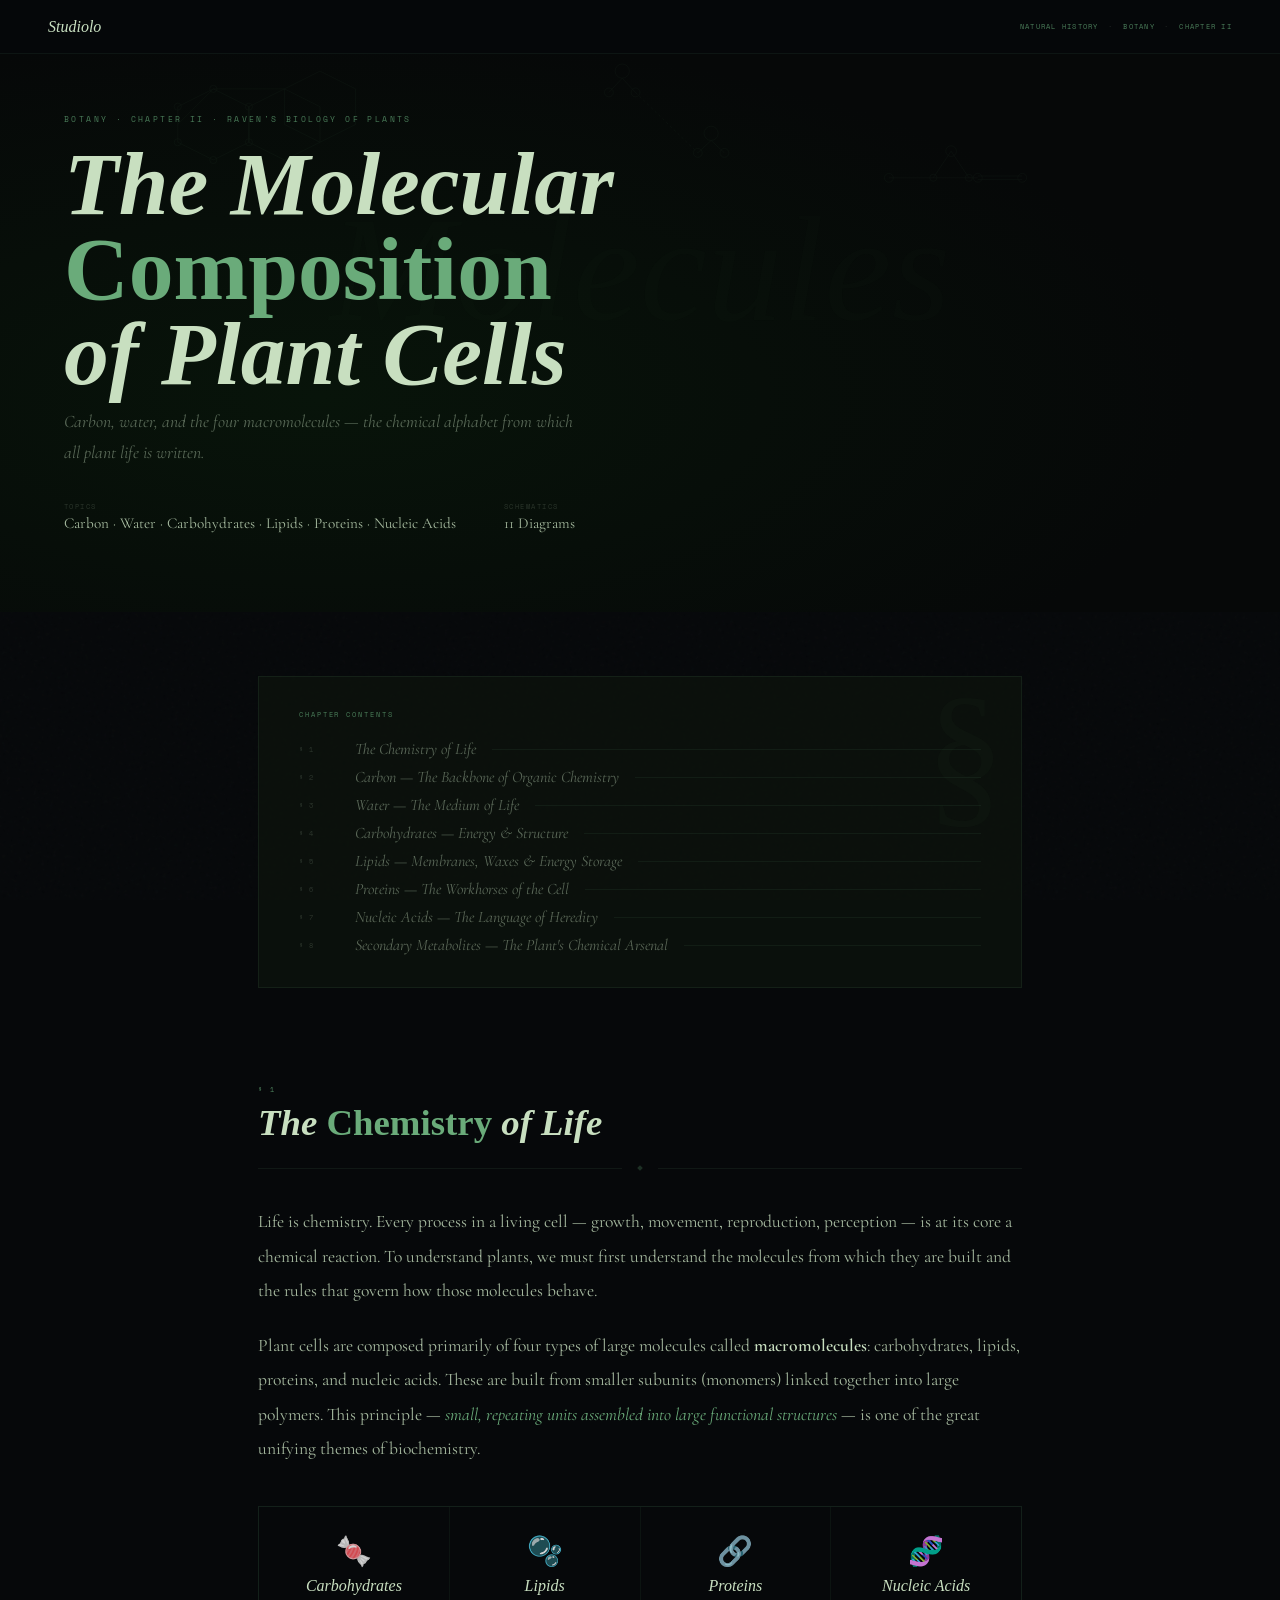
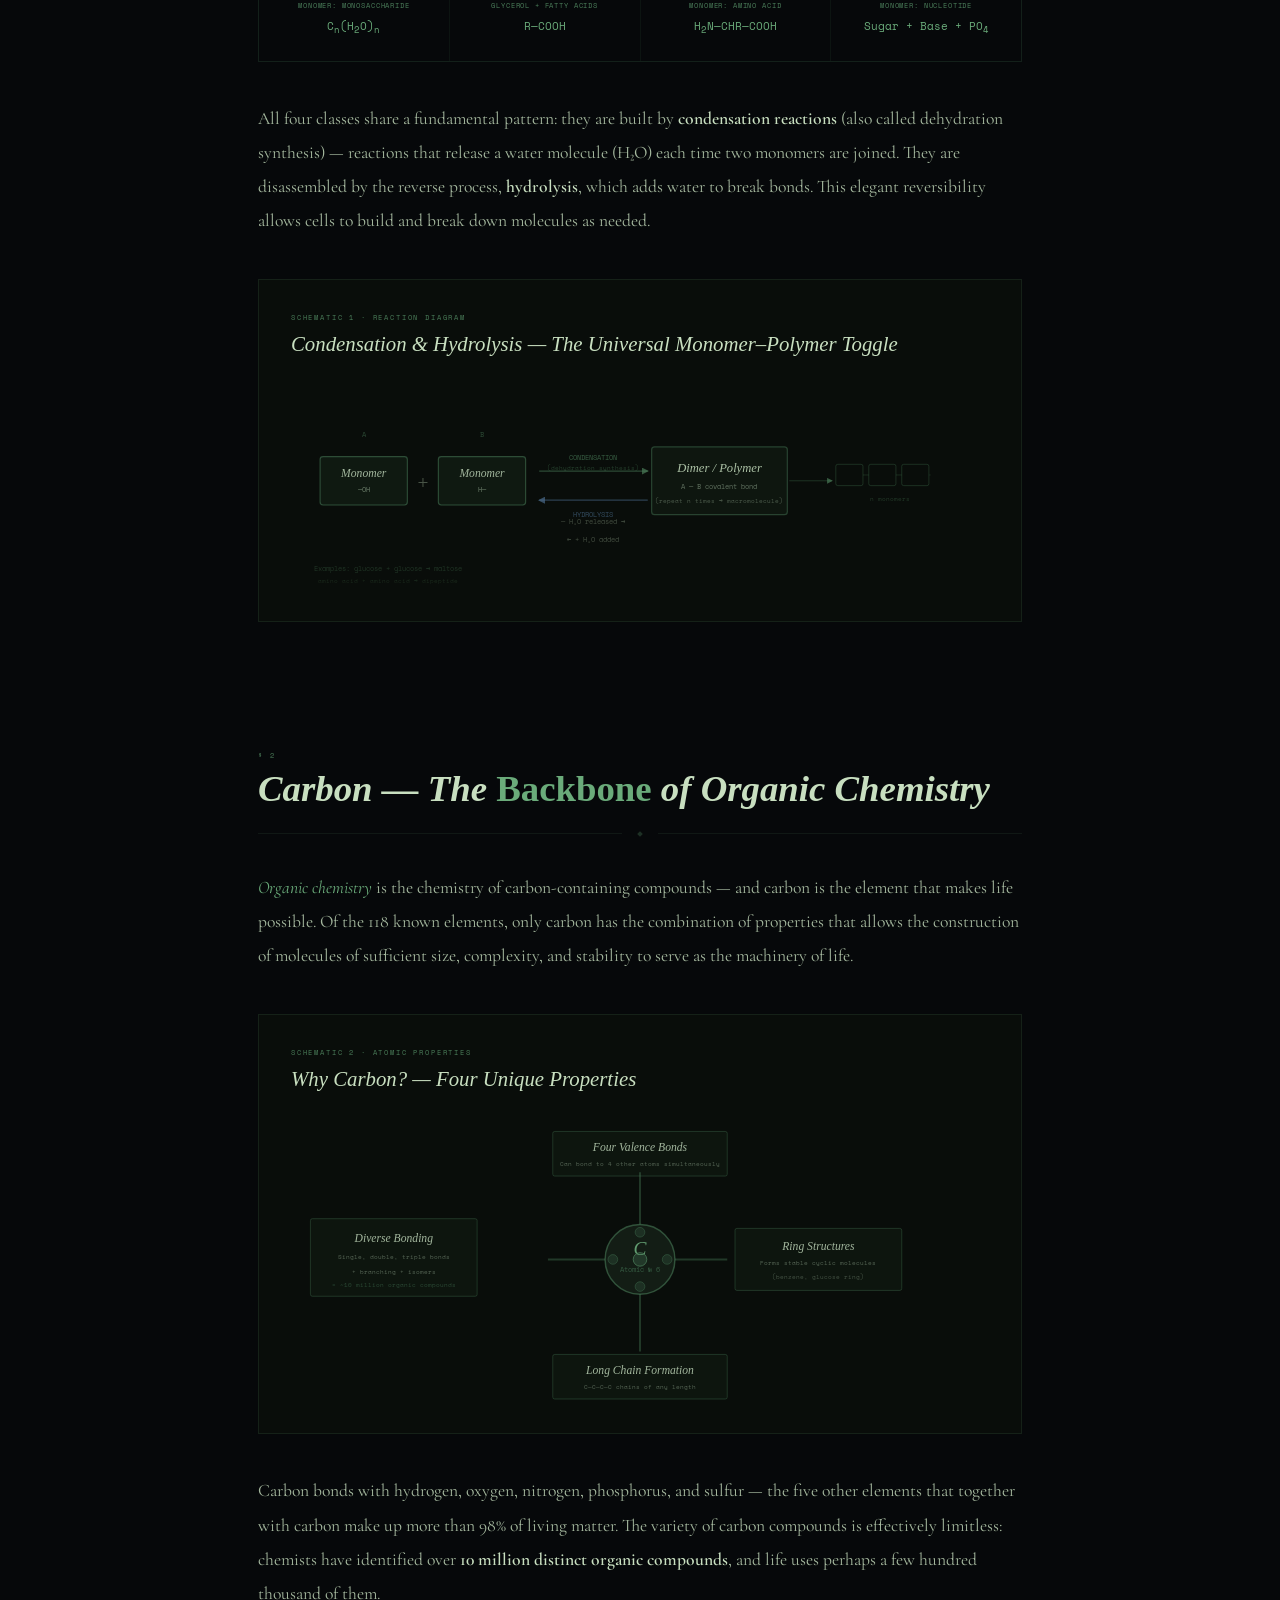
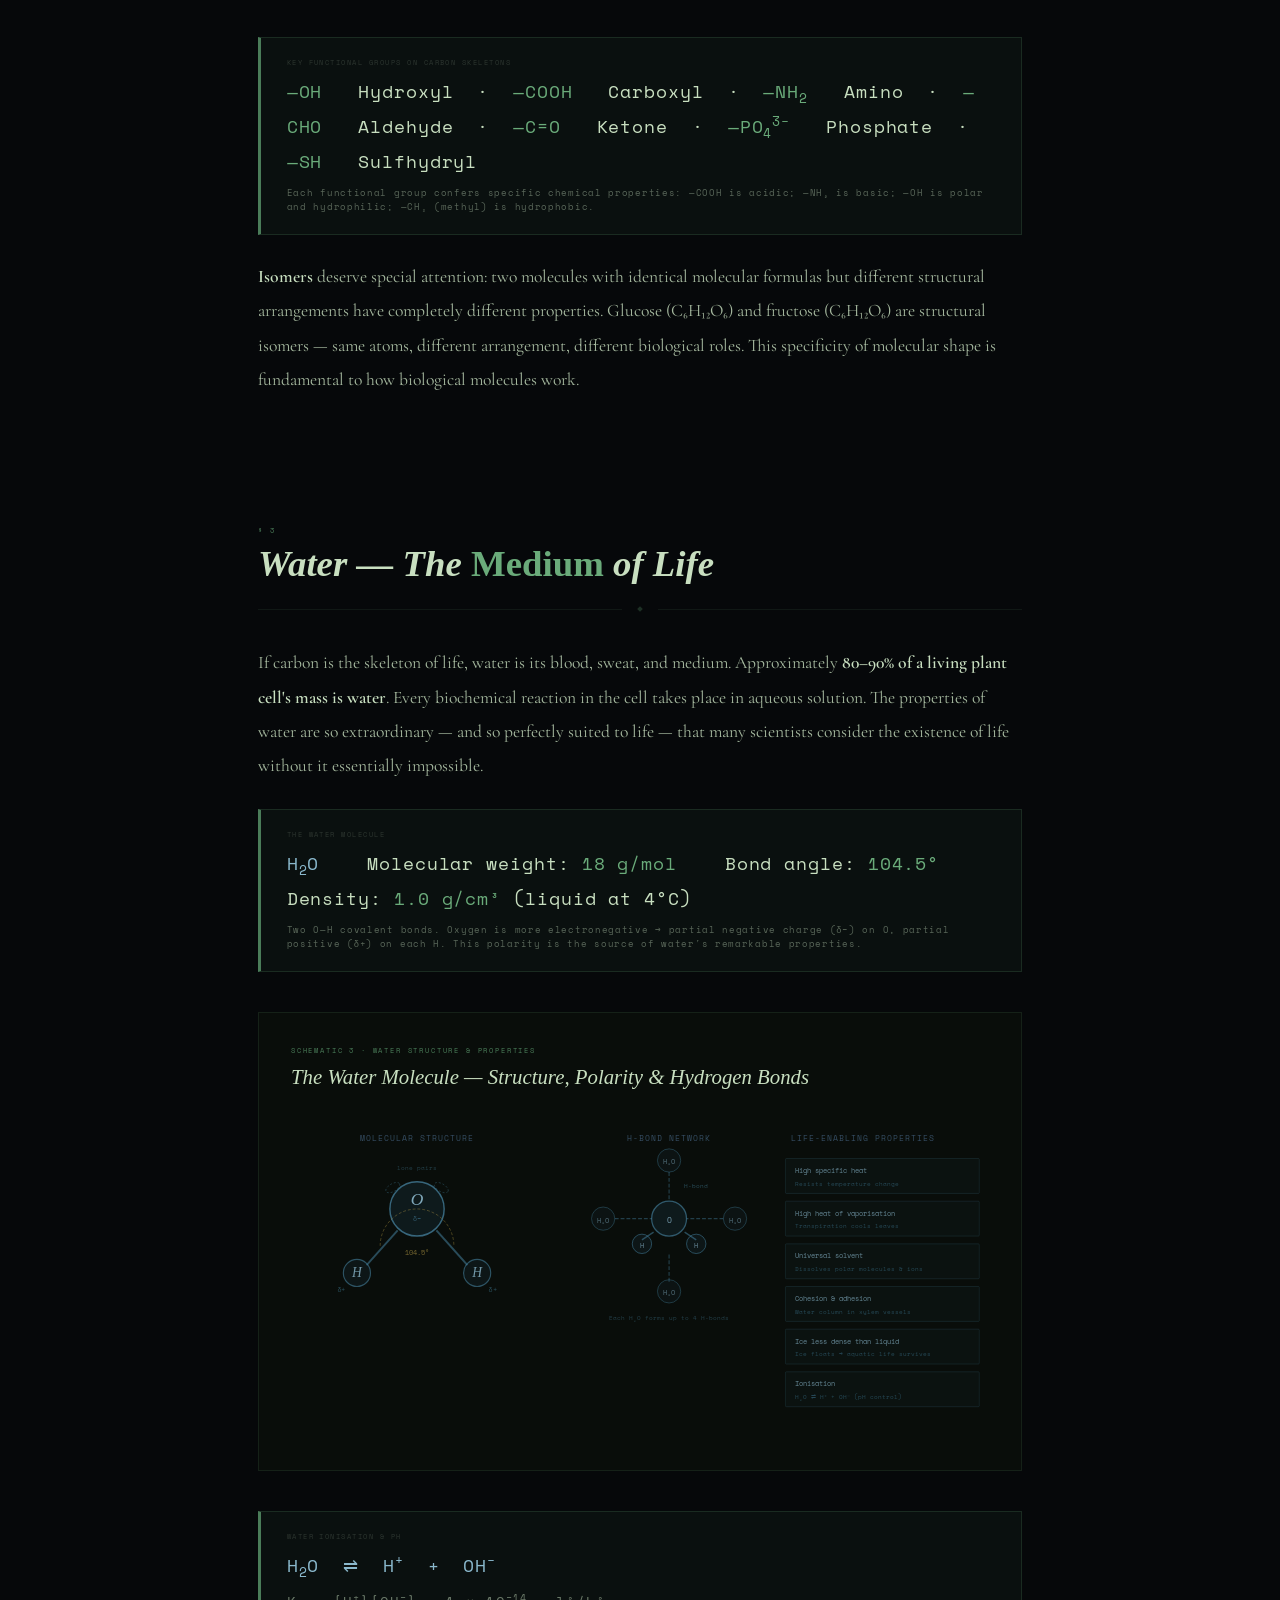
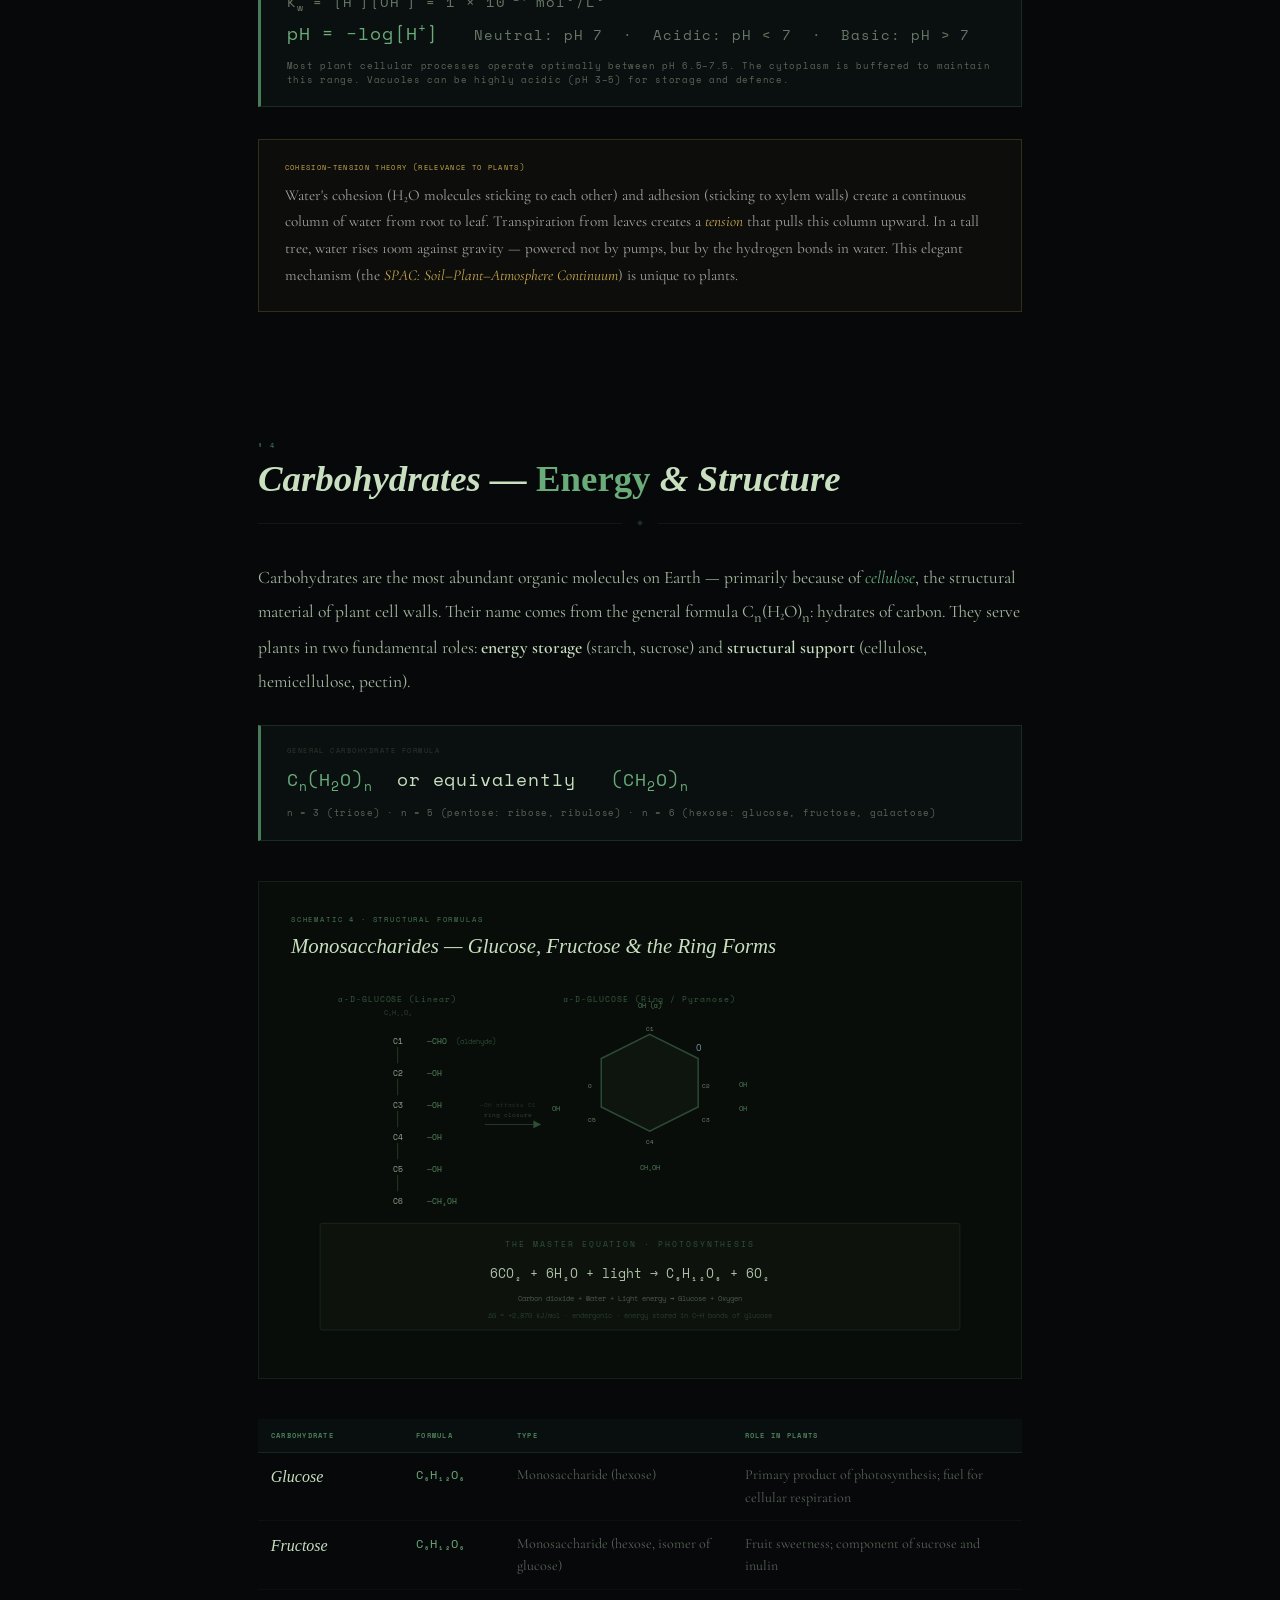
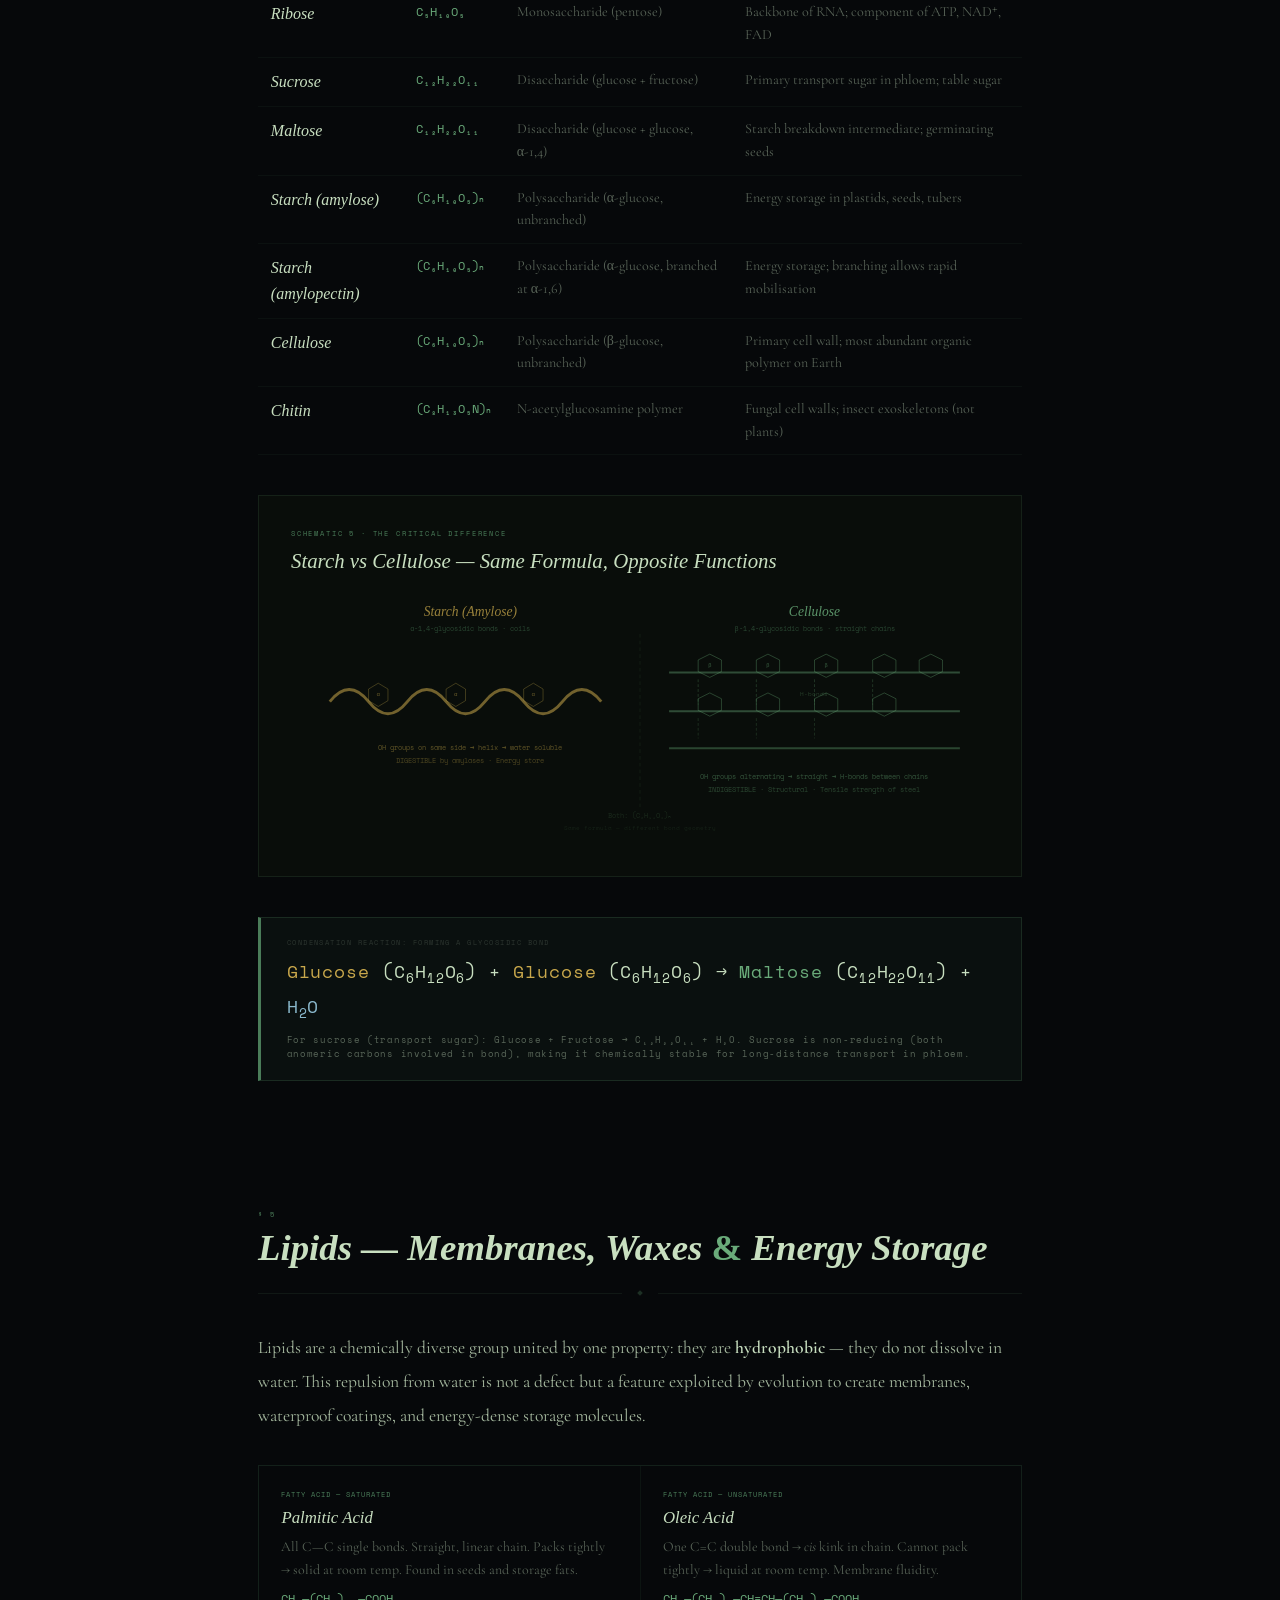
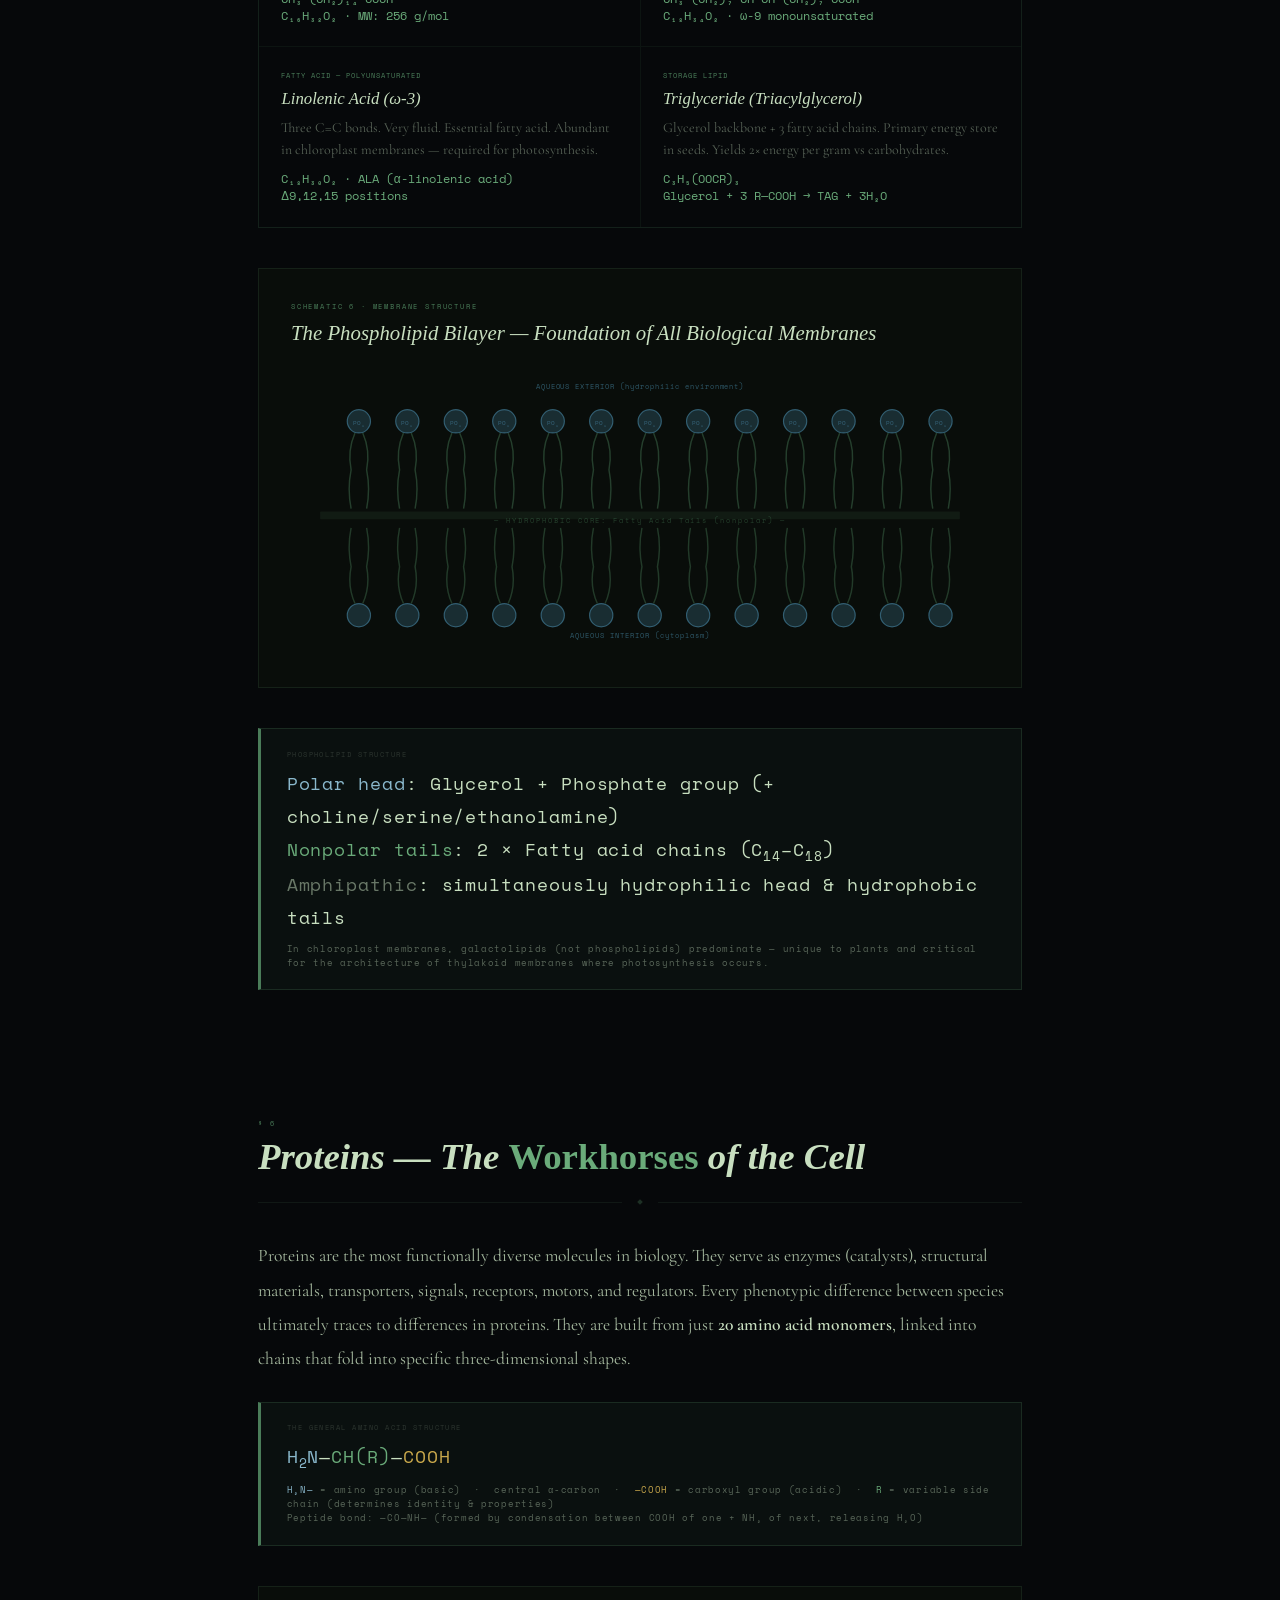
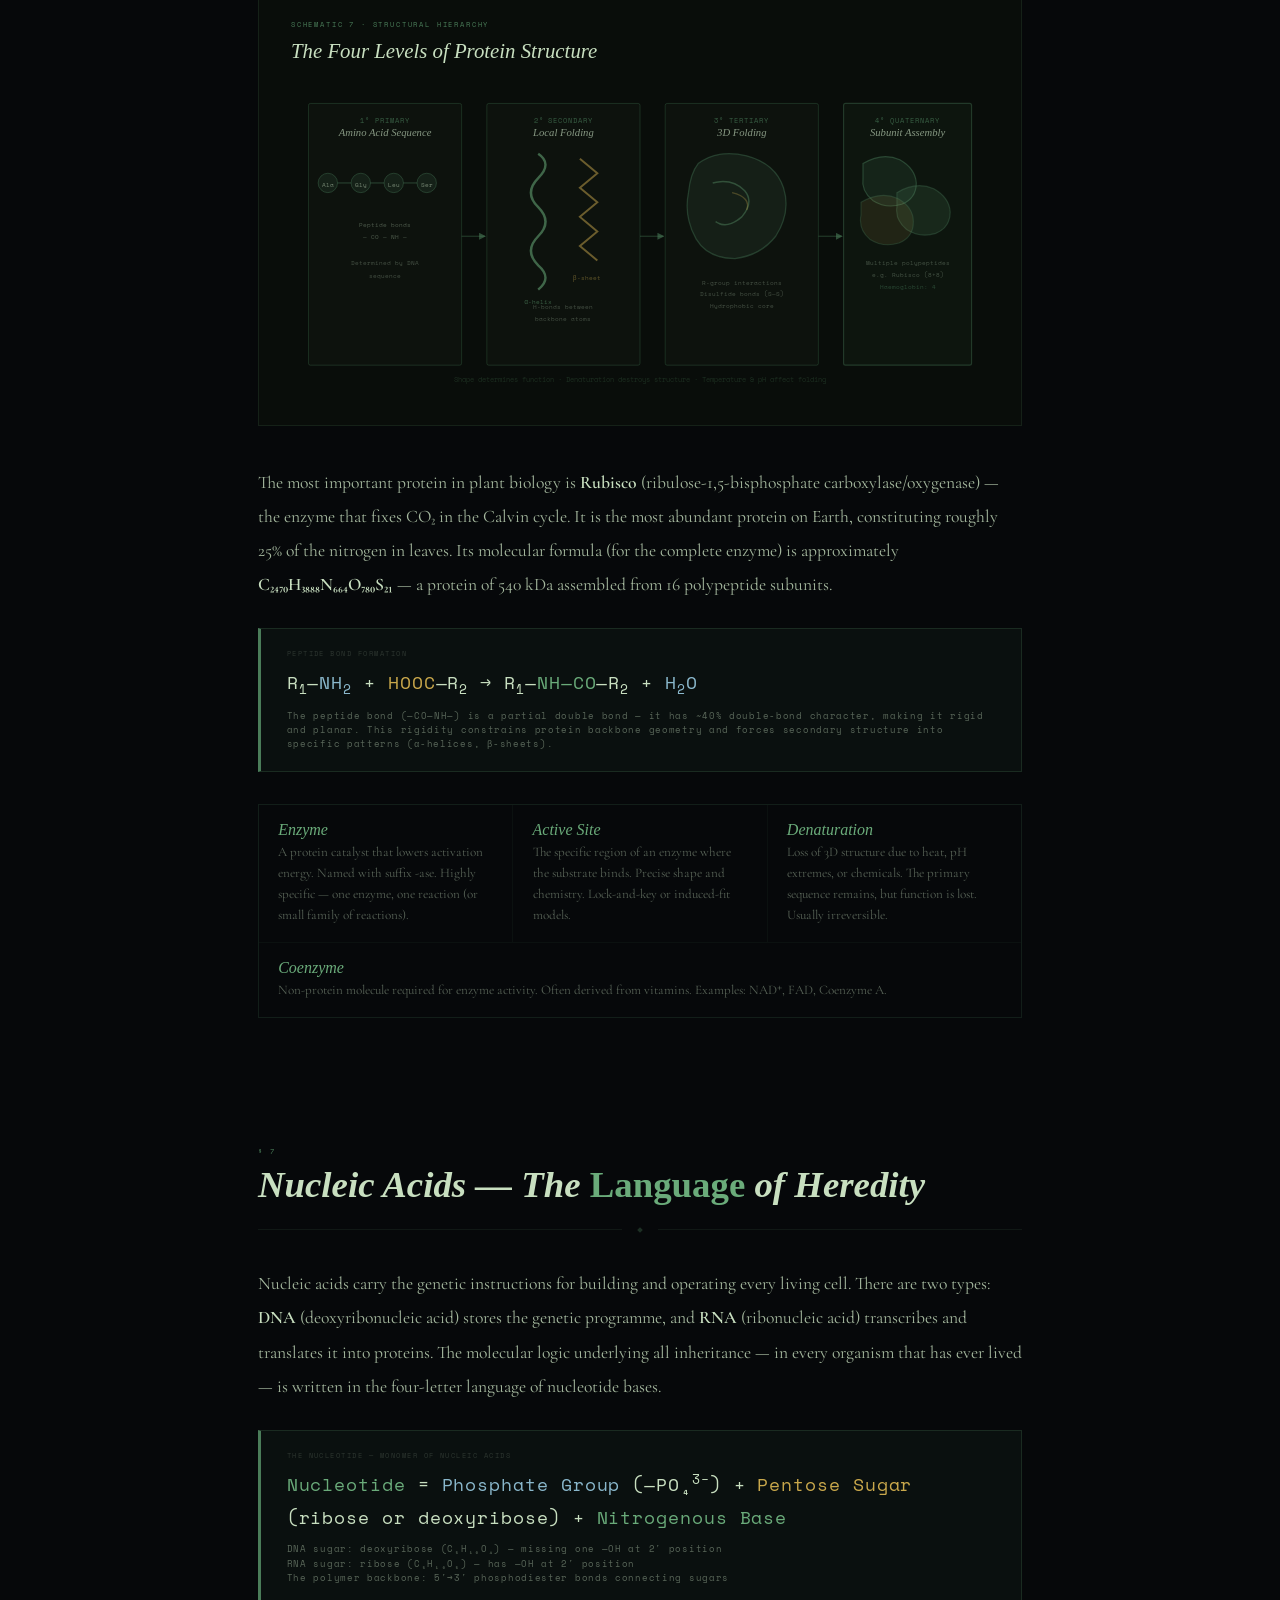
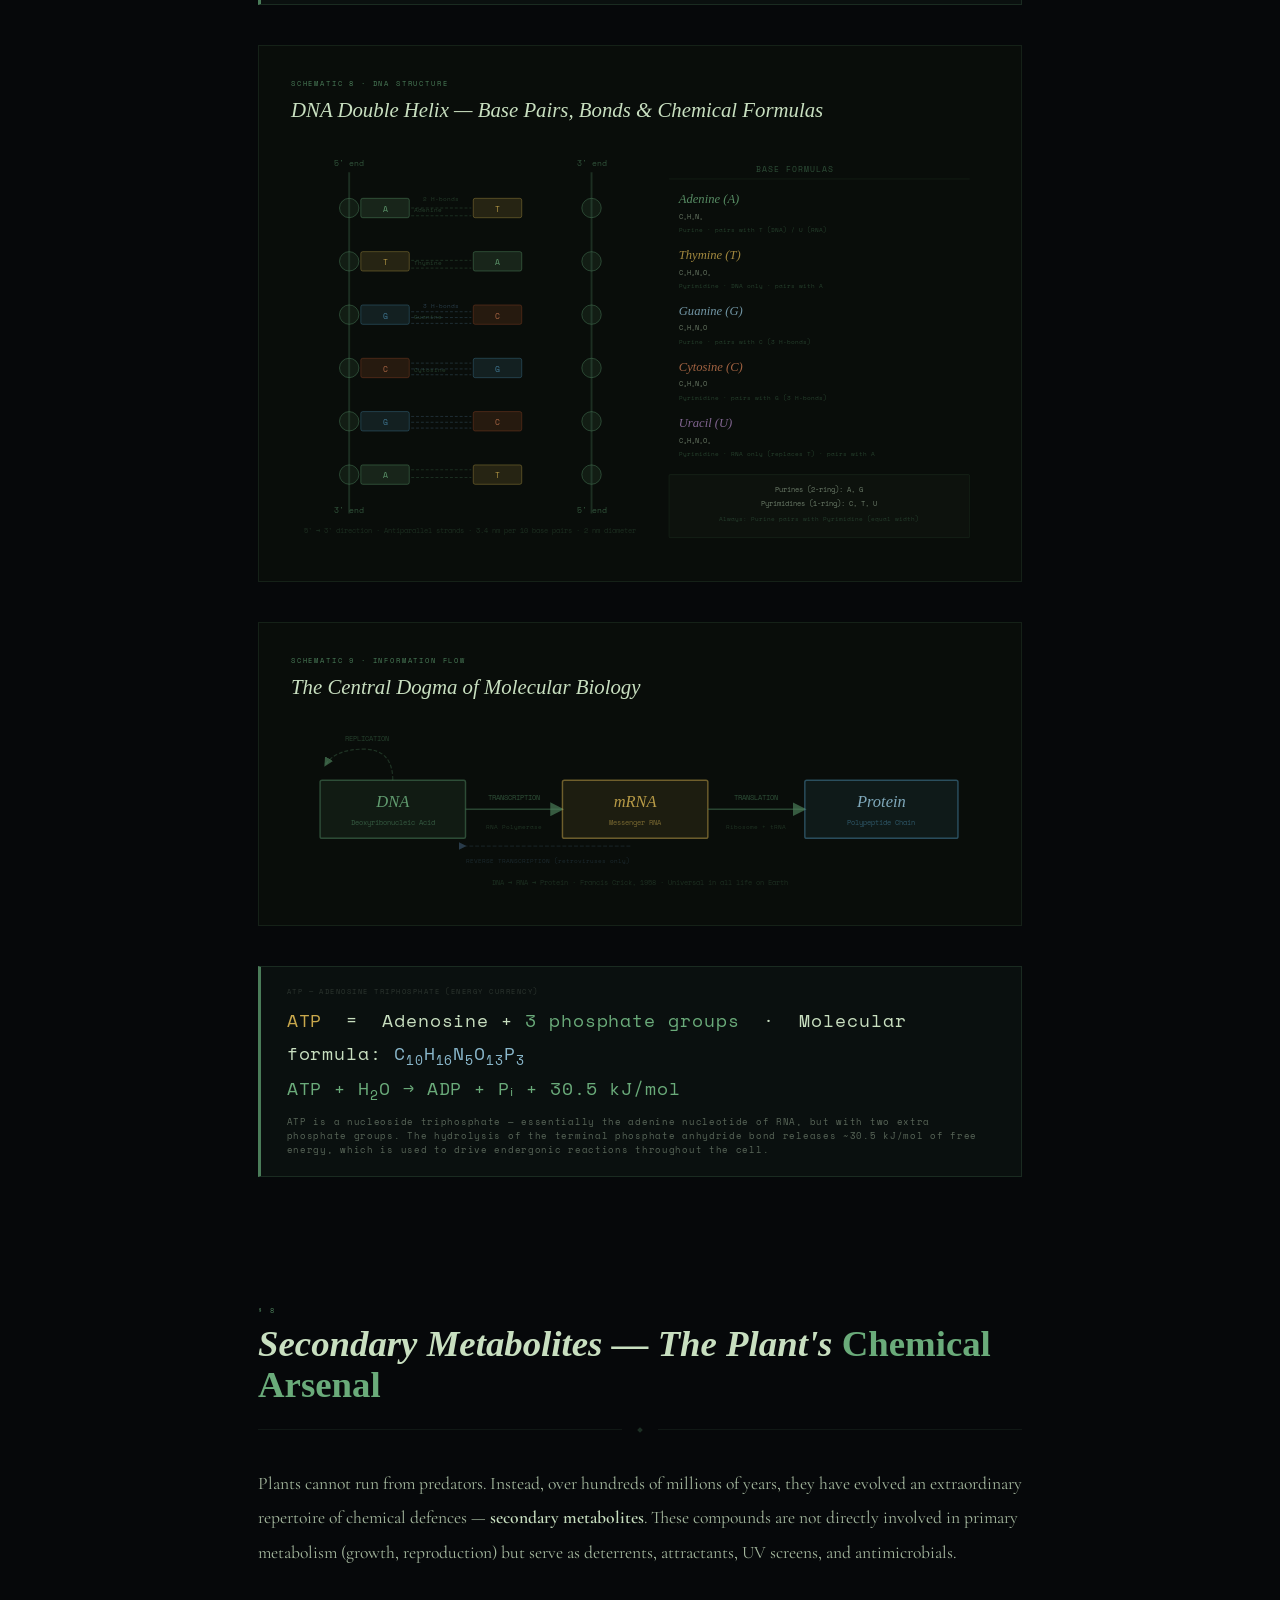
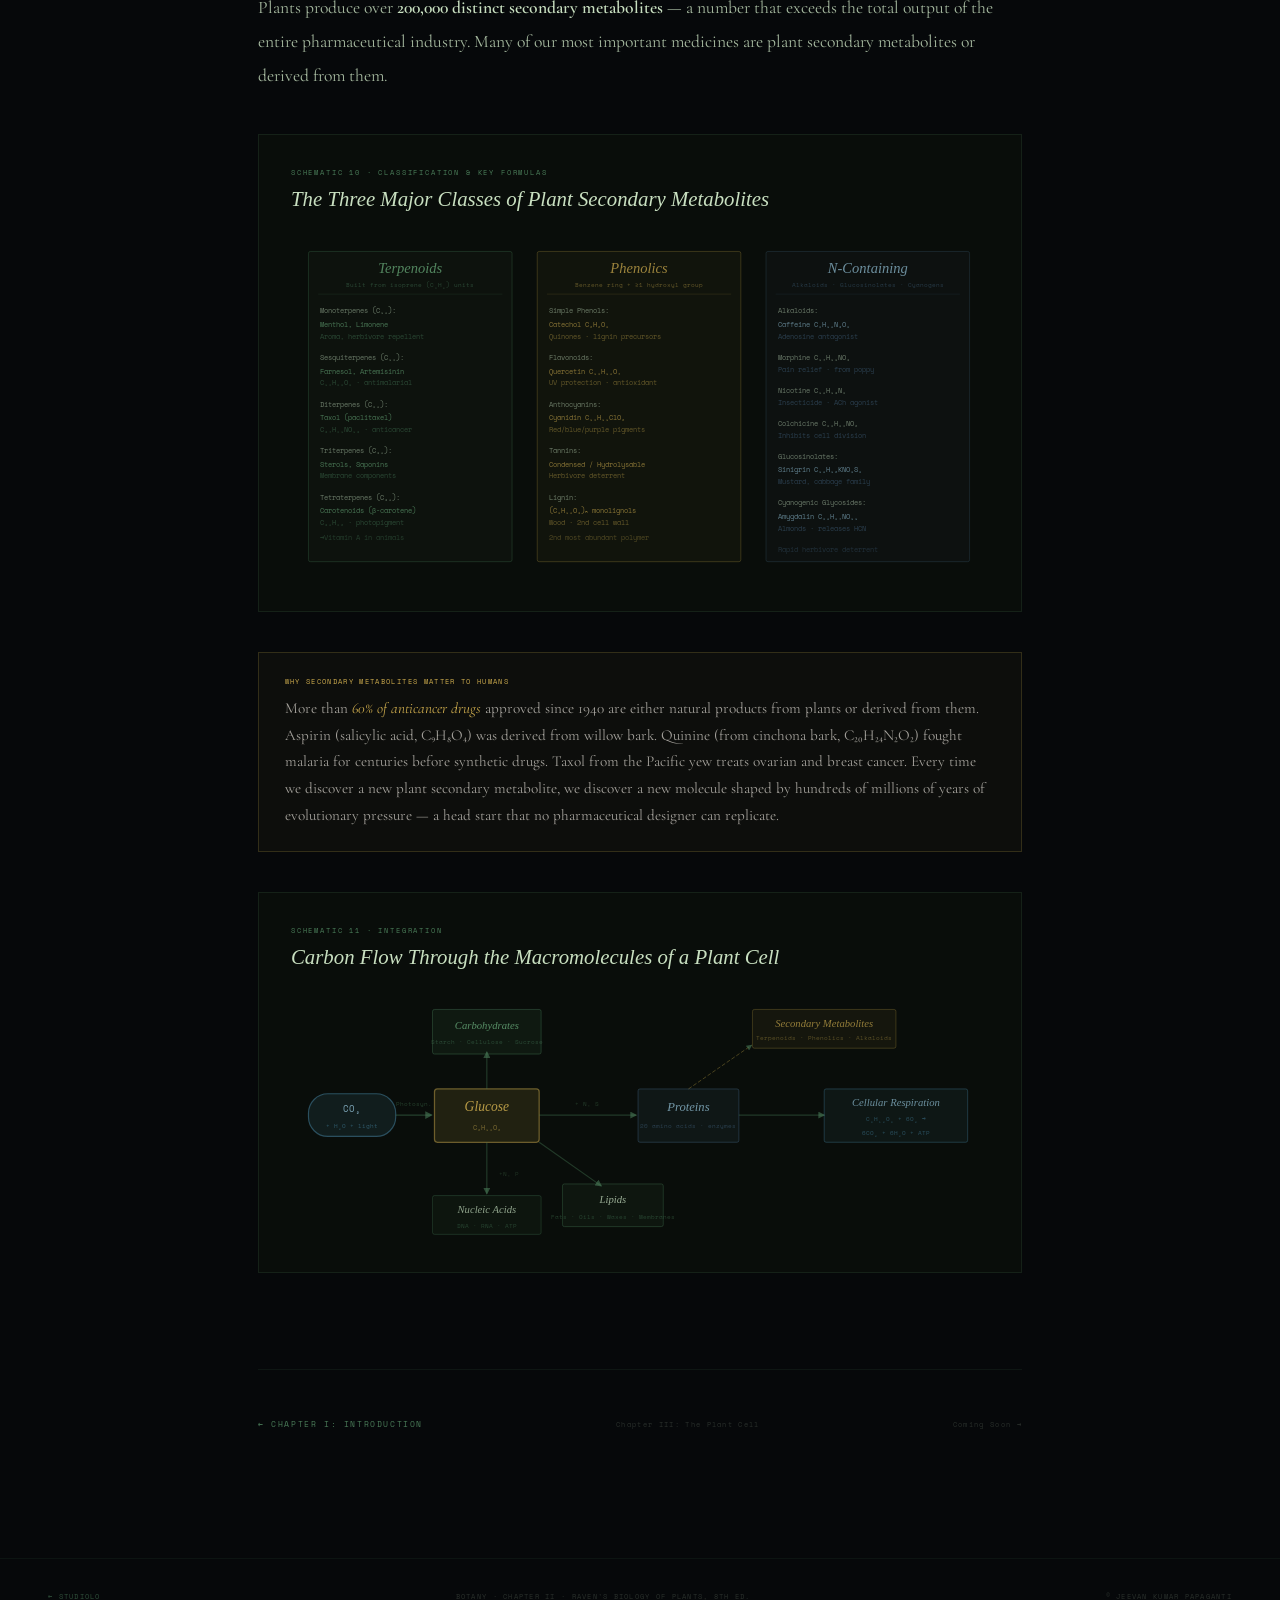
<file: articles/natural history/Botany/chapter-2.html>
<!DOCTYPE html>
<html lang="en">
<head>
  <meta charset="UTF-8">
  <meta name="viewport" content="width=device-width, initial-scale=1.0">
  <title>Chapter II — Molecular Composition of Plant Cells · Studiolo</title>
  <link rel="preconnect" href="https://fonts.googleapis.com">
  <link href="https://fonts.googleapis.com/css2?family=Cormorant+Garamond:ital,wght@0,300;0,400;0,600;1,300;1,400;1,600&family=Space+Mono:ital,wght@0,400;0,700;1,400&family=IM+Fell+English:ital@0;1&display=swap" rel="stylesheet">
  <style>
    :root {
      --black:      #06080a;
      --sage:       #4a7c59;
      --leaf:       #6aab7a;
      --pale:       #c8dfc0;
      --gold:       #c9a84c;
      --amber:      #b8883a;
      --blue:       #4a8aaa;
      --blue-pale:  #8ab8cc;
      --rust:       #a04a2a;
      --text:       rgba(200,223,192,0.82);
      --text-dim:   rgba(200,223,192,0.42);
      --text-faint: rgba(200,223,192,0.18);
      --font-display:'Cormorant Garamond','Georgia',serif;
      --font-fell:   'IM Fell English','Georgia',serif;
      --font-mono:   'Space Mono',monospace;
    }
    *,*::before,*::after{margin:0;padding:0;box-sizing:border-box;}
    html{scroll-behavior:smooth;}
    body{background:var(--black);color:var(--text);font-family:var(--font-display);overflow-x:hidden;}
    body::before{content:'';position:fixed;inset:0;z-index:0;pointer-events:none;
      background-image:url("data:image/svg+xml,%3Csvg viewBox='0 0 256 256' xmlns='http://www.w3.org/2000/svg'%3E%3Cfilter id='n'%3E%3CfeTurbulence type='fractalNoise' baseFrequency='0.9' numOctaves='4' stitchTiles='stitch'/%3E%3C/filter%3E%3Crect width='100%25' height='100%25' filter='url(%23n)' opacity='0.04'/%3E%3C/svg%3E");opacity:0.5;}

    /* NAV */
    .nav{position:fixed;top:0;left:0;right:0;z-index:100;display:flex;align-items:center;justify-content:space-between;padding:1.1rem 3rem;border-bottom:1px solid rgba(74,124,89,0.12);background:rgba(6,8,10,0.9);backdrop-filter:blur(14px);}
    .nav-brand{font-family:var(--font-fell);font-size:1rem;font-style:italic;color:var(--pale);text-decoration:none;}
    .nav-crumb{display:flex;align-items:center;gap:0.6rem;font-family:var(--font-mono);font-size:0.44rem;letter-spacing:0.18em;text-transform:uppercase;color:var(--text-faint);}
    .nav-crumb a{color:var(--sage);text-decoration:none;}
    .nav-crumb a:hover{color:var(--leaf);}

    #progress-bar{position:fixed;top:0;left:0;z-index:200;height:2px;width:0%;background:linear-gradient(90deg,rgba(74,124,89,0.2),var(--leaf),rgba(74,124,89,0.2));transition:width 0.08s linear;pointer-events:none;}

    /* HERO */
    .ch-hero{min-height:68vh;display:flex;flex-direction:column;justify-content:flex-end;padding:0 4rem 5rem;position:relative;overflow:hidden;background:radial-gradient(ellipse at 25% 65%,#08140a 0%,#060808 65%);}
    .ch-hero-bg{position:absolute;inset:0;z-index:0;pointer-events:none;}
    .ch-tag{font-family:var(--font-mono);font-size:0.5rem;letter-spacing:0.3em;color:var(--sage);text-transform:uppercase;position:relative;z-index:1;margin-bottom:1rem;}
    .ch-title{font-family:var(--font-fell);font-size:clamp(2.5rem,7vw,6.5rem);font-style:italic;line-height:0.95;color:var(--pale);position:relative;z-index:1;margin-bottom:0.6rem;}
    .ch-title em{color:var(--leaf);font-style:normal;}
    .ch-tagline{font-family:var(--font-display);font-size:1.1rem;font-style:italic;color:var(--text-dim);max-width:520px;position:relative;z-index:1;margin-bottom:2rem;line-height:1.8;}
    .ch-meta-row{display:flex;gap:3rem;position:relative;z-index:1;flex-wrap:wrap;}
    .ch-meta{display:flex;flex-direction:column;gap:0.2rem;}
    .ch-meta-label{font-family:var(--font-mono);font-size:0.42rem;letter-spacing:0.22em;color:var(--text-faint);text-transform:uppercase;}
    .ch-meta-val{font-family:var(--font-display);font-size:0.95rem;color:var(--text);}

    /* TOC */
    .toc-wrap{background:rgba(13,20,13,0.7);border:1px solid rgba(74,124,89,0.15);padding:2rem 2.5rem;margin:4rem 0;position:relative;overflow:hidden;}
    .toc-wrap::before{content:'§';position:absolute;right:1rem;top:-1rem;font-family:var(--font-fell);font-size:10rem;color:rgba(74,124,89,0.04);pointer-events:none;}
    .toc-label{font-family:var(--font-mono);font-size:0.46rem;letter-spacing:0.26em;color:var(--sage);text-transform:uppercase;margin-bottom:1.2rem;}
    .toc-list{list-style:none;display:flex;flex-direction:column;gap:0.5rem;}
    .toc-list li a{display:flex;align-items:center;gap:1rem;text-decoration:none;color:var(--text-dim);font-family:var(--font-display);font-size:1rem;font-style:italic;transition:color 0.2s;}
    .toc-list li a:hover{color:var(--leaf);}
    .toc-num{font-family:var(--font-mono);font-size:0.42rem;letter-spacing:0.12em;color:var(--text-faint);font-style:normal;min-width:2.5rem;}
    .toc-line{flex:1;height:1px;background:rgba(74,124,89,0.12);}

    /* CONTENT */
    .content{max-width:860px;margin:0 auto;padding:0 3rem 8rem;position:relative;z-index:1;}

    /* SECTION */
    .section{margin-bottom:6rem;padding-top:2rem;}
    .section-num{font-family:var(--font-mono);font-size:0.46rem;letter-spacing:0.28em;color:var(--sage);text-transform:uppercase;margin-bottom:0.5rem;}
    .section-heading{font-family:var(--font-fell);font-size:2.3rem;font-style:italic;color:var(--pale);margin-bottom:1.4rem;line-height:1.1;}
    .section-heading em{color:var(--leaf);font-style:normal;}

    .herb-rule{display:flex;align-items:center;gap:1rem;margin:1.2rem 0 2.2rem;color:var(--sage);}
    .herb-rule-line{flex:1;height:1px;background:currentColor;opacity:0.15;}
    .herb-rule-gem{width:4px;height:4px;transform:rotate(45deg);background:currentColor;opacity:0.35;flex-shrink:0;}

    .body-text{font-family:var(--font-display);font-size:1.1rem;line-height:1.95;color:var(--text);margin-bottom:1.3rem;}
    .body-text em{color:var(--leaf);font-style:italic;}
    .body-text strong{color:var(--pale);font-weight:600;}

    .pull-quote{border-left:2px solid rgba(74,124,89,0.45);padding:1rem 1.5rem;margin:2rem 0;font-family:var(--font-fell);font-size:1.35rem;font-style:italic;color:var(--leaf);line-height:1.5;}
    .pull-quote cite{display:block;margin-top:0.5rem;font-family:var(--font-mono);font-size:0.44rem;letter-spacing:0.15em;color:var(--text-faint);font-style:normal;}

    /* SCHEMATIC CARDS */
    .schema-card{border:1px solid rgba(74,124,89,0.18);background:rgba(10,16,10,0.8);padding:2rem 2rem 1.8rem;margin:2.5rem 0;position:relative;overflow:hidden;}
    .schema-card-label{font-family:var(--font-mono);font-size:0.44rem;letter-spacing:0.26em;color:var(--sage);text-transform:uppercase;margin-bottom:0.6rem;}
    .schema-card-title{font-family:var(--font-fell);font-size:1.3rem;font-style:italic;color:var(--pale);margin-bottom:1.4rem;}
    .schema-svg{width:100%;height:auto;display:block;}

    /* FORMULA BOX */
    .formula-box{background:rgba(74,124,89,0.07);border:1px solid rgba(74,124,89,0.25);border-left:3px solid var(--sage);padding:1.2rem 1.6rem;margin:1.6rem 0;font-family:var(--font-mono);position:relative;}
    .formula-label{font-size:0.42rem;letter-spacing:0.22em;color:var(--text-faint);text-transform:uppercase;margin-bottom:0.5rem;}
    .formula-main{font-size:1.15rem;color:var(--pale);letter-spacing:0.05em;line-height:1.8;}
    .formula-main sub{font-size:0.7em;vertical-align:sub;}
    .formula-main sup{font-size:0.7em;vertical-align:super;}
    .formula-note{font-size:0.55rem;color:var(--text-dim);margin-top:0.5rem;letter-spacing:0.08em;line-height:1.6;}
    .formula-accent{color:var(--leaf);}
    .formula-gold{color:var(--gold);}
    .formula-blue{color:var(--blue-pale);}

    /* KEY TERM GRID */
    .key-terms{display:flex;flex-wrap:wrap;gap:1px;background:rgba(74,124,89,0.08);border:1px solid rgba(74,124,89,0.12);margin:2rem 0;}
    .kt-item{background:var(--black);padding:1rem 1.2rem;flex:1;min-width:200px;}
    .kt-term{font-family:var(--font-fell);font-size:1rem;font-style:italic;color:var(--leaf);margin-bottom:0.2rem;}
    .kt-def{font-size:0.82rem;line-height:1.6;color:var(--text-dim);}

    /* INFO BOX */
    .info-box{border:1px solid rgba(201,168,76,0.2);background:rgba(201,168,76,0.04);padding:1.4rem 1.6rem;margin:2rem 0;}
    .info-box-label{font-family:var(--font-mono);font-size:0.42rem;letter-spacing:0.2em;color:var(--gold);text-transform:uppercase;margin-bottom:0.6rem;}
    .info-box p{font-size:0.95rem;line-height:1.75;color:rgba(245,240,232,0.65);}
    .info-box em{color:var(--gold);font-style:italic;}

    /* MOLECULE TABLE */
    .mol-table{width:100%;border-collapse:collapse;margin:2rem 0;font-size:0.88rem;}
    .mol-table th{font-family:var(--font-mono);font-size:0.44rem;letter-spacing:0.18em;text-transform:uppercase;color:var(--sage);border-bottom:1px solid rgba(74,124,89,0.2);padding:0.7rem 0.8rem;text-align:left;background:rgba(74,124,89,0.06);}
    .mol-table td{padding:0.7rem 0.8rem;border-bottom:1px solid rgba(74,124,89,0.08);color:var(--text-dim);vertical-align:top;line-height:1.6;}
    .mol-table td:first-child{color:var(--pale);font-family:var(--font-fell);font-style:italic;font-size:1rem;}
    .mol-table td .formula{font-family:var(--font-mono);font-size:0.78rem;color:var(--leaf);}
    .mol-table tr:hover td{background:rgba(74,124,89,0.03);}

    /* COMPARISON GRID */
    .compare-grid{display:grid;grid-template-columns:repeat(2,1fr);gap:1px;background:rgba(74,124,89,0.1);border:1px solid rgba(74,124,89,0.12);margin:2rem 0;}
    .cg-cell{background:var(--black);padding:1.4rem;}
    .cg-head{font-family:var(--font-fell);font-size:1.05rem;font-style:italic;color:var(--pale);margin-bottom:0.5rem;}
    .cg-sub{font-family:var(--font-mono);font-size:0.44rem;letter-spacing:0.14em;color:var(--sage);text-transform:uppercase;margin-bottom:0.5rem;}
    .cg-body{font-size:0.87rem;line-height:1.65;color:var(--text-dim);}
    .cg-formula{font-family:var(--font-mono);font-size:0.75rem;color:var(--leaf);margin-top:0.5rem;}

    /* 4-MACRO STRIP */
    .macro-strip{display:grid;grid-template-columns:repeat(4,1fr);gap:1px;background:rgba(74,124,89,0.1);border:1px solid rgba(74,124,89,0.12);margin:2.5rem 0;}
    .macro-cell{background:var(--black);padding:1.5rem 1rem;text-align:center;border-top:3px solid transparent;transition:border-color .3s,background .25s;}
    .macro-cell:hover{border-top-color:rgba(74,124,89,0.5);background:rgba(74,124,89,0.04);}
    .macro-icon{font-size:1.8rem;margin-bottom:0.5rem;}
    .macro-name{font-family:var(--font-fell);font-size:1rem;font-style:italic;color:var(--pale);margin-bottom:0.3rem;}
    .macro-mono{font-family:var(--font-mono);font-size:0.44rem;letter-spacing:0.12em;color:var(--sage);text-transform:uppercase;}
    .macro-formula{font-family:var(--font-mono);font-size:0.7rem;color:var(--leaf);margin-top:0.4rem;}

    /* REVEAL */
    .reveal{opacity:0;transform:translateY(22px);transition:opacity 0.7s ease,transform 0.7s ease;}
    .reveal.visible{opacity:1;transform:none;}

    /* NAV BOTTOM */
    .ch-nav-bottom{border-top:1px solid rgba(74,124,89,0.12);padding-top:3rem;margin-top:3rem;display:flex;justify-content:space-between;align-items:center;}
    .ch-nav-link{font-family:var(--font-mono);font-size:0.5rem;letter-spacing:0.2em;text-transform:uppercase;color:var(--sage);text-decoration:none;}
    .ch-nav-link:hover{color:var(--leaf);}

    @media(max-width:768px){
      .nav{padding:1rem 1.5rem;}
      .ch-hero{padding:0 1.5rem 4rem;}
      .content{padding:0 1.5rem 6rem;}
      .macro-strip{grid-template-columns:repeat(2,1fr);}
      .compare-grid{grid-template-columns:1fr;}
    }
  </style>
</head>
<body>

<div id="progress-bar"></div>

<nav class="nav">
  <a class="nav-brand" href="../../index.html">Studiolo</a>
  <div class="nav-crumb">
    <a href="../../index.html#nature">Natural History</a>
    <span>·</span>
    <a href="botany.html">Botany</a>
    <span>·</span>
    <span style="color:var(--sage)">Chapter II</span>
  </div>
</nav>

<!-- HERO -->
<section class="ch-hero">
  <svg class="ch-hero-bg" viewBox="0 0 1440 620" preserveAspectRatio="xMidYMid slice" xmlns="http://www.w3.org/2000/svg">
    <!-- Molecular bond network background -->
    <g opacity="0.055" stroke="rgba(106,171,122,1)" stroke-width="0.8" fill="none">
      <!-- Benzene-like hexagons -->
      <polygon points="200,120 240,100 280,120 280,160 240,180 200,160"/>
      <polygon points="280,120 320,100 360,120 360,160 320,180 280,160"/>
      <polygon points="320,100 360,80 400,100 400,140 360,160 320,140"/>
      <!-- Bond lines -->
      <line x1="240" y1="100" x2="320" y2="100"/>
      <line x1="200" y1="140" x2="240" y2="100"/>
      <line x1="280" y1="160" x2="280" y2="120"/>
      <!-- Atoms -->
      <circle cx="240" cy="100" r="4"/>
      <circle cx="280" cy="120" r="4"/>
      <circle cx="280" cy="160" r="4"/>
      <circle cx="240" cy="180" r="4"/>
      <circle cx="200" cy="160" r="4"/>
      <circle cx="200" cy="120" r="4"/>
      <!-- Chain on right -->
      <line x1="1000" y1="200" x2="1100" y2="200"/>
      <line x1="1050" y1="200" x2="1070" y2="170"/>
      <line x1="1070" y1="170" x2="1090" y2="200"/>
      <circle cx="1000" cy="200" r="5"/>
      <circle cx="1050" cy="200" r="4"/>
      <circle cx="1070" cy="170" r="6"/>
      <circle cx="1090" cy="200" r="4"/>
      <circle cx="1100" cy="200" r="5"/>
      <!-- Double bond -->
      <line x1="1100" y1="198" x2="1150" y2="198"/>
      <line x1="1100" y1="202" x2="1150" y2="202"/>
      <circle cx="1150" cy="200" r="5"/>
      <!-- Water molecules scattered -->
      <circle cx="700" cy="80" r="8"/>
      <line x1="700" y1="88" x2="685" y2="104"/>
      <circle cx="685" cy="104" r="5"/>
      <line x1="700" y1="88" x2="715" y2="104"/>
      <circle cx="715" cy="104" r="5"/>
      <!-- Another water -->
      <circle cx="800" cy="150" r="8"/>
      <line x1="800" y1="158" x2="785" y2="172"/>
      <circle cx="785" cy="172" r="5"/>
      <line x1="800" y1="158" x2="815" y2="172"/>
      <circle cx="815" cy="172" r="5"/>
      <!-- H-bond dotted -->
      <line x1="715" y1="104" x2="785" y2="172" stroke-dasharray="3,3"/>
    </g>
    <text x="720" y="360" text-anchor="middle" fill="rgba(74,124,89,0.025)" font-family="Georgia" font-size="170" font-style="italic">Molecules</text>
  </svg>

  <div class="ch-tag">Botany · Chapter II · Raven's Biology of Plants</div>
  <h1 class="ch-title">The Molecular<br><em>Composition</em><br>of Plant Cells</h1>
  <p class="ch-tagline">Carbon, water, and the four macromolecules — the chemical alphabet from which all plant life is written.</p>
  <div class="ch-meta-row">
    <div class="ch-meta">
      <span class="ch-meta-label">Topics</span>
      <span class="ch-meta-val">Carbon · Water · Carbohydrates · Lipids · Proteins · Nucleic Acids</span>
    </div>
    <div class="ch-meta">
      <span class="ch-meta-label">Schematics</span>
      <span class="ch-meta-val">11 Diagrams</span>
    </div>
    <!-- <div class="ch-meta">
      <span class="ch-meta-label">Est. Read</span>
      <span class="ch-meta-val">~40 min</span>
    </div> -->
  </div>
</section>

<div class="content">

  <!-- TOC -->
  <div class="toc-wrap reveal">
    <div class="toc-label">Chapter Contents</div>
    <ol class="toc-list">
      <li><a href="#chemistry-life"><span class="toc-num">§ 1</span>The Chemistry of Life<div class="toc-line"></div></a></li>
      <li><a href="#carbon"><span class="toc-num">§ 2</span>Carbon — The Backbone of Organic Chemistry<div class="toc-line"></div></a></li>
      <li><a href="#water"><span class="toc-num">§ 3</span>Water — The Medium of Life<div class="toc-line"></div></a></li>
      <li><a href="#carbohydrates"><span class="toc-num">§ 4</span>Carbohydrates — Energy & Structure<div class="toc-line"></div></a></li>
      <li><a href="#lipids"><span class="toc-num">§ 5</span>Lipids — Membranes, Waxes & Energy Storage<div class="toc-line"></div></a></li>
      <li><a href="#proteins"><span class="toc-num">§ 6</span>Proteins — The Workhorses of the Cell<div class="toc-line"></div></a></li>
      <li><a href="#nucleic-acids"><span class="toc-num">§ 7</span>Nucleic Acids — The Language of Heredity<div class="toc-line"></div></a></li>
      <li><a href="#secondary"><span class="toc-num">§ 8</span>Secondary Metabolites — The Plant's Chemical Arsenal<div class="toc-line"></div></a></li>
    </ol>
  </div>


  <!-- ══════ § 1 CHEMISTRY OF LIFE ══════ -->
  <section class="section" id="chemistry-life">
    <div class="section-num reveal">§ 1</div>
    <h2 class="section-heading reveal">The <em>Chemistry</em> of Life</h2>
    <div class="herb-rule reveal"><div class="herb-rule-line"></div><div class="herb-rule-gem"></div><div class="herb-rule-line"></div></div>

    <p class="body-text reveal">
      Life is chemistry. Every process in a living cell — growth, movement, reproduction, perception — is at its core a chemical reaction. To understand plants, we must first understand the molecules from which they are built and the rules that govern how those molecules behave.
    </p>
    <p class="body-text reveal">
      Plant cells are composed primarily of four types of large molecules called <strong>macromolecules</strong>: carbohydrates, lipids, proteins, and nucleic acids. These are built from smaller subunits (monomers) linked together into large polymers. This principle — <em>small, repeating units assembled into large functional structures</em> — is one of the great unifying themes of biochemistry.
    </p>

    <!-- The 4 macromolecules overview strip -->
    <div class="macro-strip reveal">
      <div class="macro-cell">
        <div class="macro-icon">🍬</div>
        <div class="macro-name">Carbohydrates</div>
        <div class="macro-mono">Monomer: Monosaccharide</div>
        <div class="macro-formula">C<sub>n</sub>(H<sub>2</sub>O)<sub>n</sub></div>
      </div>
      <div class="macro-cell">
        <div class="macro-icon">🫧</div>
        <div class="macro-name">Lipids</div>
        <div class="macro-mono">Glycerol + Fatty Acids</div>
        <div class="macro-formula">R—COOH</div>
      </div>
      <div class="macro-cell">
        <div class="macro-icon">🔗</div>
        <div class="macro-name">Proteins</div>
        <div class="macro-mono">Monomer: Amino Acid</div>
        <div class="macro-formula">H<sub>2</sub>N—CHR—COOH</div>
      </div>
      <div class="macro-cell">
        <div class="macro-icon">🧬</div>
        <div class="macro-name">Nucleic Acids</div>
        <div class="macro-mono">Monomer: Nucleotide</div>
        <div class="macro-formula">Sugar + Base + PO<sub>4</sub></div>
      </div>
    </div>

    <p class="body-text reveal">
      All four classes share a fundamental pattern: they are built by <strong>condensation reactions</strong> (also called dehydration synthesis) — reactions that release a water molecule (H₂O) each time two monomers are joined. They are disassembled by the reverse process, <strong>hydrolysis</strong>, which adds water to break bonds. This elegant reversibility allows cells to build and break down molecules as needed.
    </p>

    <!-- Condensation / Hydrolysis schematic -->
    <div class="schema-card reveal">
      <div class="schema-card-label">Schematic 1 · Reaction Diagram</div>
      <div class="schema-card-title">Condensation & Hydrolysis — The Universal Monomer–Polymer Toggle</div>
      <svg class="schema-svg" viewBox="0 0 720 220" xmlns="http://www.w3.org/2000/svg">
        <defs>
          <marker id="arrFwd" markerWidth="6" markerHeight="6" refX="5" refY="3" orient="auto">
            <path d="M0,0 L0,6 L6,3 Z" fill="rgba(74,124,89,0.7)"/>
          </marker>
          <marker id="arrRev" markerWidth="6" markerHeight="6" refX="5" refY="3" orient="180">
            <path d="M0,0 L0,6 L6,3 Z" fill="rgba(74,106,138,0.7)"/>
          </marker>
        </defs>

        <!-- Monomer A -->
        <rect x="30" y="80" width="90" height="50" rx="3" fill="rgba(74,124,89,0.1)" stroke="rgba(74,124,89,0.55)" stroke-width="1.2"/>
        <text x="75" y="101" text-anchor="middle" fill="rgba(200,223,192,0.8)" font-family="'IM Fell English',Georgia,serif" font-style="italic" font-size="12">Monomer</text>
        <text x="75" y="117" text-anchor="middle" fill="rgba(200,223,192,0.5)" font-family="'Space Mono',monospace" font-size="7">—OH</text>
        <text x="75" y="60" text-anchor="middle" fill="rgba(74,124,89,0.55)" font-family="'Space Mono',monospace" font-size="7">A</text>

        <!-- Plus sign -->
        <text x="136" y="113" text-anchor="middle" fill="rgba(200,223,192,0.35)" font-family="'IM Fell English',Georgia,serif" font-size="20">+</text>

        <!-- Monomer B -->
        <rect x="152" y="80" width="90" height="50" rx="3" fill="rgba(74,124,89,0.1)" stroke="rgba(74,124,89,0.55)" stroke-width="1.2"/>
        <text x="197" y="101" text-anchor="middle" fill="rgba(200,223,192,0.8)" font-family="'IM Fell English',Georgia,serif" font-style="italic" font-size="12">Monomer</text>
        <text x="197" y="117" text-anchor="middle" fill="rgba(200,223,192,0.5)" font-family="'Space Mono',monospace" font-size="7">H—</text>
        <text x="197" y="60" text-anchor="middle" fill="rgba(74,124,89,0.55)" font-family="'Space Mono',monospace" font-size="7">B</text>

        <!-- Forward arrow: condensation -->
        <line x1="256" y1="95" x2="368" y2="95" stroke="rgba(74,124,89,0.55)" stroke-width="1.2" marker-end="url(#arrFwd)"/>
        <text x="312" y="84" text-anchor="middle" fill="rgba(74,124,89,0.7)" font-family="'Space Mono',monospace" font-size="7">CONDENSATION</text>
        <text x="312" y="94" text-anchor="middle" fill="rgba(74,124,89,0.45)" font-family="'Space Mono',monospace" font-size="6">(dehydration synthesis)</text>
        <!-- H2O released label -->
        <text x="312" y="150" text-anchor="middle" fill="rgba(200,223,192,0.3)" font-family="'Space Mono',monospace" font-size="7">— H₂O released →</text>

        <!-- Reverse arrow: hydrolysis -->
        <line x1="368" y1="125" x2="256" y2="125" stroke="rgba(74,106,138,0.55)" stroke-width="1.2" marker-end="url(#arrRev)"/>
        <text x="312" y="142" text-anchor="middle" fill="rgba(74,106,138,0.65)" font-family="'Space Mono',monospace" font-size="7">HYDROLYSIS</text>
        <!-- H2O added label -->
        <text x="312" y="168" text-anchor="middle" fill="rgba(200,223,192,0.3)" font-family="'Space Mono',monospace" font-size="7">← + H₂O added</text>

        <!-- Dimer / Polymer -->
        <rect x="372" y="70" width="140" height="70" rx="3" fill="rgba(74,124,89,0.08)" stroke="rgba(74,124,89,0.45)" stroke-width="1.3"/>
        <text x="442" y="96" text-anchor="middle" fill="rgba(200,223,192,0.85)" font-family="'IM Fell English',Georgia,serif" font-style="italic" font-size="13">Dimer / Polymer</text>
        <text x="442" y="113" text-anchor="middle" fill="rgba(200,223,192,0.45)" font-family="'Space Mono',monospace" font-size="7">A — B covalent bond</text>
        <text x="442" y="128" text-anchor="middle" fill="rgba(200,223,192,0.35)" font-family="'Space Mono',monospace" font-size="6">(repeat n times → macromolecule)</text>

        <!-- Arrow to long chain -->
        <line x1="514" y1="105" x2="558" y2="105" stroke="rgba(74,124,89,0.35)" stroke-width="1" marker-end="url(#arrFwd)"/>

        <!-- Long chain illustration -->
        <g transform="translate(562,88)">
          <rect x="0" y="0" width="28" height="22" rx="2" fill="none" stroke="rgba(74,124,89,0.4)" stroke-width="0.8"/>
          <line x1="28" y1="11" x2="34" y2="11" stroke="rgba(74,124,89,0.35)" stroke-width="0.8"/>
          <rect x="34" y="0" width="28" height="22" rx="2" fill="none" stroke="rgba(74,124,89,0.4)" stroke-width="0.8"/>
          <line x1="62" y1="11" x2="68" y2="11" stroke="rgba(74,124,89,0.35)" stroke-width="0.8"/>
          <rect x="68" y="0" width="28" height="22" rx="2" fill="none" stroke="rgba(74,124,89,0.4)" stroke-width="0.8"/>
          <line x1="96" y1="11" x2="100" y2="11" stroke="rgba(74,124,89,0.25)" stroke-width="0.8" stroke-dasharray="2,2"/>
          <text x="56" y="38" text-anchor="middle" fill="rgba(74,124,89,0.4)" font-family="'Space Mono',monospace" font-size="6">n monomers</text>
        </g>

        <!-- Labels -->
        <text x="100" y="198" text-anchor="middle" fill="rgba(74,124,89,0.35)" font-family="'Space Mono',monospace" font-size="7">Examples: glucose + glucose → maltose</text>
        <text x="100" y="210" text-anchor="middle" fill="rgba(74,124,89,0.25)" font-family="'Space Mono',monospace" font-size="6">amino acid + amino acid → dipeptide</text>
      </svg>
    </div>
  </section>


  <!-- ══════ § 2 CARBON ══════ -->
  <section class="section" id="carbon">
    <div class="section-num reveal">§ 2</div>
    <h2 class="section-heading reveal">Carbon — The <em>Backbone</em> of Organic Chemistry</h2>
    <div class="herb-rule reveal"><div class="herb-rule-line"></div><div class="herb-rule-gem"></div><div class="herb-rule-line"></div></div>

    <p class="body-text reveal">
      <em>Organic chemistry</em> is the chemistry of carbon-containing compounds — and carbon is the element that makes life possible. Of the 118 known elements, only carbon has the combination of properties that allows the construction of molecules of sufficient size, complexity, and stability to serve as the machinery of life.
    </p>

    <!-- Carbon bonding schematic -->
    <div class="schema-card reveal">
      <div class="schema-card-label">Schematic 2 · Atomic Properties</div>
      <div class="schema-card-title">Why Carbon? — Four Unique Properties</div>
      <svg class="schema-svg" viewBox="0 0 720 300" xmlns="http://www.w3.org/2000/svg">
        <!-- Central Carbon atom -->
        <circle cx="360" cy="150" r="36" fill="rgba(74,124,89,0.15)" stroke="rgba(74,124,89,0.6)" stroke-width="1.5"/>
        <text x="360" y="145" text-anchor="middle" fill="rgba(106,171,122,0.9)" font-family="'IM Fell English',Georgia,serif" font-style="italic" font-size="20">C</text>
        <text x="360" y="163" text-anchor="middle" fill="rgba(74,124,89,0.65)" font-family="'Space Mono',monospace" font-size="7">Atomic № 6</text>

        <!-- 4 bond arms radiating -->
        <!-- Top: 4 bonds -->
        <line x1="360" y1="114" x2="360" y2="60" stroke="rgba(74,124,89,0.4)" stroke-width="2"/>
        <!-- Right: rings -->
        <line x1="396" y1="150" x2="450" y2="150" stroke="rgba(74,124,89,0.4)" stroke-width="2"/>
        <!-- Bottom: chains -->
        <line x1="360" y1="186" x2="360" y2="245" stroke="rgba(74,124,89,0.4)" stroke-width="2"/>
        <!-- Left: branching -->
        <line x1="324" y1="150" x2="265" y2="150" stroke="rgba(74,124,89,0.4)" stroke-width="2"/>

        <!-- Property 1: Top — 4 valence bonds -->
        <rect x="270" y="18" width="180" height="46" rx="2" fill="rgba(74,124,89,0.07)" stroke="rgba(74,124,89,0.35)" stroke-width="1"/>
        <text x="360" y="38" text-anchor="middle" fill="rgba(200,223,192,0.8)" font-family="'IM Fell English',Georgia,serif" font-style="italic" font-size="12">Four Valence Bonds</text>
        <text x="360" y="54" text-anchor="middle" fill="rgba(200,223,192,0.4)" font-family="'Space Mono',monospace" font-size="6.5">Can bond to 4 other atoms simultaneously</text>

        <!-- Property 2: Right — Ring structures -->
        <rect x="458" y="118" width="172" height="64" rx="2" fill="rgba(74,124,89,0.07)" stroke="rgba(74,124,89,0.35)" stroke-width="1"/>
        <text x="544" y="140" text-anchor="middle" fill="rgba(200,223,192,0.8)" font-family="'IM Fell English',Georgia,serif" font-style="italic" font-size="12">Ring Structures</text>
        <text x="544" y="156" text-anchor="middle" fill="rgba(200,223,192,0.4)" font-family="'Space Mono',monospace" font-size="6.5">Forms stable cyclic molecules</text>
        <text x="544" y="170" text-anchor="middle" fill="rgba(200,223,192,0.3)" font-family="'Space Mono',monospace" font-size="6">(benzene, glucose ring)</text>

        <!-- Property 3: Bottom — Long chains -->
        <rect x="270" y="248" width="180" height="46" rx="2" fill="rgba(74,124,89,0.07)" stroke="rgba(74,124,89,0.35)" stroke-width="1"/>
        <text x="360" y="268" text-anchor="middle" fill="rgba(200,223,192,0.8)" font-family="'IM Fell English',Georgia,serif" font-style="italic" font-size="12">Long Chain Formation</text>
        <text x="360" y="284" text-anchor="middle" fill="rgba(200,223,192,0.4)" font-family="'Space Mono',monospace" font-size="6.5">C—C—C—C chains of any length</text>

        <!-- Property 4: Left — Branching & diversity -->
        <rect x="20" y="108" width="172" height="80" rx="2" fill="rgba(74,124,89,0.07)" stroke="rgba(74,124,89,0.35)" stroke-width="1"/>
        <text x="106" y="132" text-anchor="middle" fill="rgba(200,223,192,0.8)" font-family="'IM Fell English',Georgia,serif" font-style="italic" font-size="12">Diverse Bonding</text>
        <text x="106" y="150" text-anchor="middle" fill="rgba(200,223,192,0.4)" font-family="'Space Mono',monospace" font-size="6.5">Single, double, triple bonds</text>
        <text x="106" y="165" text-anchor="middle" fill="rgba(200,223,192,0.4)" font-family="'Space Mono',monospace" font-size="6.5">+ branching + isomers</text>
        <text x="106" y="178" text-anchor="middle" fill="rgba(74,124,89,0.5)" font-family="'Space Mono',monospace" font-size="6">= ~10 million organic compounds</text>

        <!-- Valence diagram — 4 tiny bonds shown -->
        <circle cx="360" cy="150" r="7" fill="rgba(74,124,89,0.3)" stroke="rgba(74,124,89,0.8)" stroke-width="1"/>
        <circle cx="360" cy="122" r="5" fill="rgba(74,124,89,0.2)" stroke="rgba(74,124,89,0.5)" stroke-width="0.8"/>
        <circle cx="388" cy="150" r="5" fill="rgba(74,124,89,0.2)" stroke="rgba(74,124,89,0.5)" stroke-width="0.8"/>
        <circle cx="360" cy="178" r="5" fill="rgba(74,124,89,0.2)" stroke="rgba(74,124,89,0.5)" stroke-width="0.8"/>
        <circle cx="332" cy="150" r="5" fill="rgba(74,124,89,0.2)" stroke="rgba(74,124,89,0.5)" stroke-width="0.8"/>
      </svg>
    </div>

    <p class="body-text reveal">
      Carbon bonds with hydrogen, oxygen, nitrogen, phosphorus, and sulfur — the five other elements that together with carbon make up more than 98% of living matter. The variety of carbon compounds is effectively limitless: chemists have identified over <strong>10 million distinct organic compounds</strong>, and life uses perhaps a few hundred thousand of them.
    </p>

    <div class="formula-box reveal">
      <div class="formula-label">Key Functional Groups on Carbon Skeletons</div>
      <div class="formula-main">
        <span class="formula-accent">—OH</span> &nbsp; Hydroxyl &nbsp;·&nbsp;
        <span class="formula-accent">—COOH</span> &nbsp; Carboxyl &nbsp;·&nbsp;
        <span class="formula-accent">—NH<sub>2</sub></span> &nbsp; Amino &nbsp;·&nbsp;
        <span class="formula-accent">—CHO</span> &nbsp; Aldehyde &nbsp;·&nbsp;
        <span class="formula-accent">—C=O</span> &nbsp; Ketone &nbsp;·&nbsp;
        <span class="formula-accent">—PO<sub>4</sub><sup>3−</sup></span> &nbsp; Phosphate &nbsp;·&nbsp;
        <span class="formula-accent">—SH</span> &nbsp; Sulfhydryl
      </div>
      <div class="formula-note">Each functional group confers specific chemical properties: —COOH is acidic; —NH₂ is basic; —OH is polar and hydrophilic; —CH₃ (methyl) is hydrophobic.</div>
    </div>

    <p class="body-text reveal">
      <strong>Isomers</strong> deserve special attention: two molecules with identical molecular formulas but different structural arrangements have completely different properties. Glucose (C₆H₁₂O₆) and fructose (C₆H₁₂O₆) are structural isomers — same atoms, different arrangement, different biological roles. This specificity of molecular shape is fundamental to how biological molecules work.
    </p>
  </section>


  <!-- ══════ § 3 WATER ══════ -->
  <section class="section" id="water">
    <div class="section-num reveal">§ 3</div>
    <h2 class="section-heading reveal">Water — The <em>Medium</em> of Life</h2>
    <div class="herb-rule reveal"><div class="herb-rule-line"></div><div class="herb-rule-gem"></div><div class="herb-rule-line"></div></div>

    <p class="body-text reveal">
      If carbon is the skeleton of life, water is its blood, sweat, and medium. Approximately <strong>80–90% of a living plant cell's mass is water</strong>. Every biochemical reaction in the cell takes place in aqueous solution. The properties of water are so extraordinary — and so perfectly suited to life — that many scientists consider the existence of life without it essentially impossible.
    </p>

    <div class="formula-box reveal">
      <div class="formula-label">The Water Molecule</div>
      <div class="formula-main">
        <span class="formula-blue">H<sub>2</sub>O</span> &nbsp;&nbsp;
        Molecular weight: <span class="formula-accent">18 g/mol</span> &nbsp;&nbsp;
        Bond angle: <span class="formula-accent">104.5°</span> &nbsp;&nbsp;
        Density: <span class="formula-accent">1.0 g/cm³</span> (liquid at 4°C)
      </div>
      <div class="formula-note">Two O—H covalent bonds. Oxygen is more electronegative → partial negative charge (δ−) on O, partial positive (δ+) on each H. This polarity is the source of water's remarkable properties.</div>
    </div>

    <!-- Water properties schematic -->
    <div class="schema-card reveal">
      <div class="schema-card-label">Schematic 3 · Water Structure & Properties</div>
      <div class="schema-card-title">The Water Molecule — Structure, Polarity & Hydrogen Bonds</div>
      <svg class="schema-svg" viewBox="0 0 720 340" xmlns="http://www.w3.org/2000/svg">
        <!-- Water molecule diagram (left) -->
        <text x="130" y="30" text-anchor="middle" fill="rgba(74,106,138,0.7)" font-family="'Space Mono',monospace" font-size="8" letter-spacing="1">MOLECULAR STRUCTURE</text>

        <!-- Oxygen -->
        <circle cx="130" cy="100" r="28" fill="rgba(42,74,106,0.2)" stroke="rgba(74,138,170,0.7)" stroke-width="1.5"/>
        <text x="130" y="96" text-anchor="middle" fill="rgba(140,184,204,0.9)" font-family="'IM Fell English',Georgia,serif" font-style="italic" font-size="18">O</text>
        <text x="130" y="112" text-anchor="middle" fill="rgba(74,138,170,0.55)" font-family="'Space Mono',monospace" font-size="7">δ−</text>

        <!-- Hydrogen 1 -->
        <line x1="110" y1="122" x2="78" y2="158" stroke="rgba(74,138,170,0.5)" stroke-width="2"/>
        <circle cx="68" cy="166" r="14" fill="rgba(42,74,106,0.15)" stroke="rgba(74,138,170,0.55)" stroke-width="1.2"/>
        <text x="68" y="170" text-anchor="middle" fill="rgba(140,184,204,0.8)" font-family="'IM Fell English',Georgia,serif" font-style="italic" font-size="14">H</text>
        <text x="52" y="186" text-anchor="middle" fill="rgba(74,138,170,0.5)" font-family="'Space Mono',monospace" font-size="7">δ+</text>

        <!-- Hydrogen 2 -->
        <line x1="150" y1="122" x2="182" y2="158" stroke="rgba(74,138,170,0.5)" stroke-width="2"/>
        <circle cx="192" cy="166" r="14" fill="rgba(42,74,106,0.15)" stroke="rgba(74,138,170,0.55)" stroke-width="1.2"/>
        <text x="192" y="170" text-anchor="middle" fill="rgba(140,184,204,0.8)" font-family="'IM Fell English',Georgia,serif" font-style="italic" font-size="14">H</text>
        <text x="208" y="186" text-anchor="middle" fill="rgba(74,138,170,0.5)" font-family="'Space Mono',monospace" font-size="7">δ+</text>

        <!-- Bond angle -->
        <path d="M 92,138 A 25,25 0 0,1 168,138" fill="none" stroke="rgba(201,168,76,0.35)" stroke-width="1" stroke-dasharray="3,2"/>
        <text x="130" y="148" text-anchor="middle" fill="rgba(201,168,76,0.55)" font-family="'Space Mono',monospace" font-size="7">104.5°</text>

        <!-- Lone pairs -->
        <ellipse cx="105" cy="78" rx="8" ry="4" fill="none" stroke="rgba(74,138,170,0.4)" stroke-width="0.8" stroke-dasharray="2,2" transform="rotate(-30 105 78)"/>
        <ellipse cx="155" cy="78" rx="8" ry="4" fill="none" stroke="rgba(74,138,170,0.4)" stroke-width="0.8" stroke-dasharray="2,2" transform="rotate(30 155 78)"/>
        <text x="130" y="60" text-anchor="middle" fill="rgba(74,138,170,0.4)" font-family="'Space Mono',monospace" font-size="6">lone pairs</text>

        <!-- Hydrogen bond network (middle) -->
        <text x="390" y="30" text-anchor="middle" fill="rgba(74,106,138,0.7)" font-family="'Space Mono',monospace" font-size="8" letter-spacing="1">H-BOND NETWORK</text>

        <!-- Central H2O -->
        <circle cx="390" cy="110" r="18" fill="rgba(42,74,106,0.2)" stroke="rgba(74,138,170,0.6)" stroke-width="1.3"/>
        <text x="390" y="115" text-anchor="middle" fill="rgba(140,184,204,0.85)" font-family="'Space Mono',monospace" font-size="8">O</text>
        <!-- H atoms -->
        <circle cx="362" cy="136" r="10" fill="rgba(42,74,106,0.15)" stroke="rgba(74,138,170,0.5)" stroke-width="1"/>
        <text x="362" y="140" text-anchor="middle" fill="rgba(140,184,204,0.7)" font-family="'Space Mono',monospace" font-size="7">H</text>
        <circle cx="418" cy="136" r="10" fill="rgba(42,74,106,0.15)" stroke="rgba(74,138,170,0.5)" stroke-width="1"/>
        <text x="418" y="140" text-anchor="middle" fill="rgba(140,184,204,0.7)" font-family="'Space Mono',monospace" font-size="7">H</text>
        <!-- bonds -->
        <line x1="374" y1="124" x2="362" y2="132" stroke="rgba(74,138,170,0.5)" stroke-width="1.5"/>
        <line x1="406" y1="124" x2="418" y2="132" stroke="rgba(74,138,170,0.5)" stroke-width="1.5"/>

        <!-- Neighbouring water molecules with H-bonds -->
        <!-- Top neighbour -->
        <circle cx="390" cy="50" r="12" fill="rgba(42,74,106,0.1)" stroke="rgba(74,138,170,0.35)" stroke-width="1"/>
        <text x="390" y="54" text-anchor="middle" fill="rgba(140,184,204,0.55)" font-family="'Space Mono',monospace" font-size="7">H₂O</text>
        <line x1="390" y1="62" x2="390" y2="92" stroke="rgba(74,138,170,0.4)" stroke-width="1.2" stroke-dasharray="4,2"/>
        <text x="405" y="78" fill="rgba(74,138,170,0.5)" font-family="'Space Mono',monospace" font-size="6">H-bond</text>

        <!-- Bottom neighbour -->
        <circle cx="390" cy="185" r="12" fill="rgba(42,74,106,0.1)" stroke="rgba(74,138,170,0.35)" stroke-width="1"/>
        <text x="390" y="189" text-anchor="middle" fill="rgba(140,184,204,0.55)" font-family="'Space Mono',monospace" font-size="7">H₂O</text>
        <line x1="390" y1="175" x2="390" y2="146" stroke="rgba(74,138,170,0.4)" stroke-width="1.2" stroke-dasharray="4,2"/>

        <!-- Left neighbour -->
        <circle cx="322" cy="110" r="12" fill="rgba(42,74,106,0.1)" stroke="rgba(74,138,170,0.35)" stroke-width="1"/>
        <text x="322" y="114" text-anchor="middle" fill="rgba(140,184,204,0.55)" font-family="'Space Mono',monospace" font-size="7">H₂O</text>
        <line x1="334" y1="110" x2="372" y2="110" stroke="rgba(74,138,170,0.4)" stroke-width="1.2" stroke-dasharray="4,2"/>

        <!-- Right neighbour -->
        <circle cx="458" cy="110" r="12" fill="rgba(42,74,106,0.1)" stroke="rgba(74,138,170,0.35)" stroke-width="1"/>
        <text x="458" y="114" text-anchor="middle" fill="rgba(140,184,204,0.55)" font-family="'Space Mono',monospace" font-size="7">H₂O</text>
        <line x1="446" y1="110" x2="408" y2="110" stroke="rgba(74,138,170,0.4)" stroke-width="1.2" stroke-dasharray="4,2"/>

        <text x="390" y="215" text-anchor="middle" fill="rgba(74,138,170,0.4)" font-family="'Space Mono',monospace" font-size="6.5">Each H₂O forms up to 4 H-bonds</text>

        <!-- Properties list (right) -->
        <text x="590" y="30" text-anchor="middle" fill="rgba(74,106,138,0.7)" font-family="'Space Mono',monospace" font-size="8" letter-spacing="1">LIFE-ENABLING PROPERTIES</text>

        <g font-family="'Space Mono',monospace">
          <rect x="510" y="48" width="200" height="36" rx="1" fill="rgba(42,74,106,0.08)" stroke="rgba(74,138,170,0.2)" stroke-width="0.8"/>
          <text x="520" y="63" fill="rgba(140,184,204,0.7)" font-size="7.5">High specific heat</text>
          <text x="520" y="76" fill="rgba(74,138,170,0.45)" font-size="6">Resists temperature change</text>

          <rect x="510" y="92" width="200" height="36" rx="1" fill="rgba(42,74,106,0.08)" stroke="rgba(74,138,170,0.2)" stroke-width="0.8"/>
          <text x="520" y="107" fill="rgba(140,184,204,0.7)" font-size="7.5">High heat of vaporisation</text>
          <text x="520" y="120" fill="rgba(74,138,170,0.45)" font-size="6">Transpiration cools leaves</text>

          <rect x="510" y="136" width="200" height="36" rx="1" fill="rgba(42,74,106,0.08)" stroke="rgba(74,138,170,0.2)" stroke-width="0.8"/>
          <text x="520" y="151" fill="rgba(140,184,204,0.7)" font-size="7.5">Universal solvent</text>
          <text x="520" y="164" fill="rgba(74,138,170,0.45)" font-size="6">Dissolves polar molecules &amp; ions</text>

          <rect x="510" y="180" width="200" height="36" rx="1" fill="rgba(42,74,106,0.08)" stroke="rgba(74,138,170,0.2)" stroke-width="0.8"/>
          <text x="520" y="195" fill="rgba(140,184,204,0.7)" font-size="7.5">Cohesion &amp; adhesion</text>
          <text x="520" y="208" fill="rgba(74,138,170,0.45)" font-size="6">Water column in xylem vessels</text>

          <rect x="510" y="224" width="200" height="36" rx="1" fill="rgba(42,74,106,0.08)" stroke="rgba(74,138,170,0.2)" stroke-width="0.8"/>
          <text x="520" y="239" fill="rgba(140,184,204,0.7)" font-size="7.5">Ice less dense than liquid</text>
          <text x="520" y="252" fill="rgba(74,138,170,0.45)" font-size="6">Ice floats → aquatic life survives</text>

          <rect x="510" y="268" width="200" height="36" rx="1" fill="rgba(42,74,106,0.08)" stroke="rgba(74,138,170,0.2)" stroke-width="0.8"/>
          <text x="520" y="283" fill="rgba(140,184,204,0.7)" font-size="7.5">Ionisation</text>
          <text x="520" y="296" fill="rgba(74,138,170,0.45)" font-size="6">H₂O ⇌ H⁺ + OH⁻ (pH control)</text>
        </g>
      </svg>
    </div>

    <div class="formula-box reveal">
      <div class="formula-label">Water Ionisation & pH</div>
      <div class="formula-main">
        <span class="formula-blue">H<sub>2</sub>O &nbsp;⇌&nbsp; H<sup>+</sup> &nbsp;+&nbsp; OH<sup>−</sup></span><br>
        <span style="font-size:0.85rem; color:rgba(200,223,192,0.5);">K<sub>w</sub> = [H<sup>+</sup>][OH<sup>−</sup>] = 1 × 10<sup>−14</sup> mol²/L²</span><br>
        <span class="formula-accent">pH = −log[H<sup>+</sup>]</span>&nbsp;&nbsp;
        <span style="font-size:0.85rem; color:rgba(200,223,192,0.5);">Neutral: pH 7 &nbsp;·&nbsp; Acidic: pH &lt; 7 &nbsp;·&nbsp; Basic: pH &gt; 7</span>
      </div>
      <div class="formula-note">Most plant cellular processes operate optimally between pH 6.5–7.5. The cytoplasm is buffered to maintain this range. Vacuoles can be highly acidic (pH 3–5) for storage and defence.</div>
    </div>

    <div class="info-box reveal">
      <div class="info-box-label">Cohesion–Tension Theory (Relevance to Plants)</div>
      <p>Water's cohesion (H₂O molecules sticking to each other) and adhesion (sticking to xylem walls) create a continuous column of water from root to leaf. Transpiration from leaves creates a <em>tension</em> that pulls this column upward. In a tall tree, water rises 100m against gravity — powered not by pumps, but by the hydrogen bonds in water. This elegant mechanism (the <em>SPAC: Soil–Plant–Atmosphere Continuum</em>) is unique to plants.</p>
    </div>
  </section>


  <!-- ══════ § 4 CARBOHYDRATES ══════ -->
  <section class="section" id="carbohydrates">
    <div class="section-num reveal">§ 4</div>
    <h2 class="section-heading reveal">Carbohydrates — <em>Energy</em> & Structure</h2>
    <div class="herb-rule reveal"><div class="herb-rule-line"></div><div class="herb-rule-gem"></div><div class="herb-rule-line"></div></div>

    <p class="body-text reveal">
      Carbohydrates are the most abundant organic molecules on Earth — primarily because of <em>cellulose</em>, the structural material of plant cell walls. Their name comes from the general formula C<sub>n</sub>(H₂O)<sub>n</sub>: hydrates of carbon. They serve plants in two fundamental roles: <strong>energy storage</strong> (starch, sucrose) and <strong>structural support</strong> (cellulose, hemicellulose, pectin).
    </p>

    <div class="formula-box reveal">
      <div class="formula-label">General Carbohydrate Formula</div>
      <div class="formula-main">
        <span class="formula-accent">C<sub>n</sub>(H<sub>2</sub>O)<sub>n</sub></span>&nbsp;&nbsp;or equivalently&nbsp;&nbsp;
        <span class="formula-accent">(CH<sub>2</sub>O)<sub>n</sub></span>
      </div>
      <div class="formula-note">n = 3 (triose) · n = 5 (pentose: ribose, ribulose) · n = 6 (hexose: glucose, fructose, galactose)</div>
    </div>

    <!-- Monosaccharides schematic -->
    <div class="schema-card reveal">
      <div class="schema-card-label">Schematic 4 · Structural Formulas</div>
      <div class="schema-card-title">Monosaccharides — Glucose, Fructose & the Ring Forms</div>
      <svg class="schema-svg" viewBox="0 0 720 380" xmlns="http://www.w3.org/2000/svg">

        <!-- Glucose linear (left) -->
        <text x="110" y="22" text-anchor="middle" fill="rgba(74,124,89,0.7)" font-family="'Space Mono',monospace" font-size="8" letter-spacing="1">α-D-GLUCOSE (Linear)</text>
        <text x="110" y="35" text-anchor="middle" fill="rgba(74,124,89,0.5)" font-family="'Space Mono',monospace" font-size="7">C₆H₁₂O₆</text>

        <!-- Carbon chain vertical with groups -->
        <g font-family="'Space Mono',monospace" font-size="8.5" fill="rgba(200,223,192,0.75)">
          <!-- C1 CHO -->
          <text x="110" y="65" text-anchor="middle">C1</text>
          <text x="140" y="65" fill="rgba(106,171,122,0.8)">—CHO</text>
          <text x="170" y="65" fill="rgba(74,124,89,0.55)" font-size="7">(aldehyde)</text>
          <line x1="110" y1="68" x2="110" y2="85" stroke="rgba(74,124,89,0.4)" stroke-width="1"/>
          <!-- C2 -->
          <text x="110" y="98" text-anchor="middle">C2</text>
          <text x="140" y="98" fill="rgba(106,171,122,0.8)">—OH</text>
          <line x1="110" y1="101" x2="110" y2="118" stroke="rgba(74,124,89,0.4)" stroke-width="1"/>
          <!-- C3 -->
          <text x="110" y="131" text-anchor="middle">C3</text>
          <text x="140" y="131" fill="rgba(106,171,122,0.8)">—OH</text>
          <line x1="110" y1="134" x2="110" y2="151" stroke="rgba(74,124,89,0.4)" stroke-width="1"/>
          <!-- C4 -->
          <text x="110" y="164" text-anchor="middle">C4</text>
          <text x="140" y="164" fill="rgba(106,171,122,0.8)">—OH</text>
          <line x1="110" y1="167" x2="110" y2="184" stroke="rgba(74,124,89,0.4)" stroke-width="1"/>
          <!-- C5 -->
          <text x="110" y="197" text-anchor="middle">C5</text>
          <text x="140" y="197" fill="rgba(106,171,122,0.8)">—OH</text>
          <line x1="110" y1="200" x2="110" y2="217" stroke="rgba(74,124,89,0.4)" stroke-width="1"/>
          <!-- C6 -->
          <text x="110" y="230" text-anchor="middle">C6</text>
          <text x="140" y="230" fill="rgba(106,171,122,0.8)">—CH₂OH</text>
        </g>

        <!-- Arrow: linear → ring -->
        <line x1="200" y1="148" x2="250" y2="148" stroke="rgba(74,124,89,0.4)" stroke-width="1.2"/>
        <polygon points="250,144 258,148 250,152" fill="rgba(74,124,89,0.6)"/>
        <text x="224" y="140" text-anchor="middle" fill="rgba(74,124,89,0.5)" font-family="'Space Mono',monospace" font-size="6">ring closure</text>
        <text x="224" y="130" text-anchor="middle" fill="rgba(74,124,89,0.35)" font-family="'Space Mono',monospace" font-size="6">—OH attacks C1</text>

        <!-- Glucose ring (pyranose — hexagon) -->
        <text x="370" y="22" text-anchor="middle" fill="rgba(74,124,89,0.7)" font-family="'Space Mono',monospace" font-size="8" letter-spacing="1">α-D-GLUCOSE (Ring / Pyranose)</text>

        <!-- Hexagon ring -->
        <polygon points="370,55 420,80 420,130 370,155 320,130 320,80" fill="rgba(74,124,89,0.07)" stroke="rgba(74,124,89,0.55)" stroke-width="1.5"/>

        <!-- Oxygen in ring (top right) -->
        <text x="418" y="72" fill="rgba(140,184,204,0.8)" font-family="'Space Mono',monospace" font-size="9">O</text>

        <!-- Carbon labels on ring vertices -->
        <text x="370" y="52" text-anchor="middle" fill="rgba(200,223,192,0.55)" font-family="'Space Mono',monospace" font-size="6.5">C1</text>
        <text x="424" y="110" fill="rgba(200,223,192,0.55)" font-family="'Space Mono',monospace" font-size="6.5">C2</text>
        <text x="424" y="145" fill="rgba(200,223,192,0.55)" font-family="'Space Mono',monospace" font-size="6.5">C3</text>
        <text x="370" y="168" text-anchor="middle" fill="rgba(200,223,192,0.55)" font-family="'Space Mono',monospace" font-size="6.5">C4</text>
        <text x="306" y="145" fill="rgba(200,223,192,0.55)" font-family="'Space Mono',monospace" font-size="6.5">C5</text>
        <text x="306" y="110" fill="rgba(200,223,192,0.55)" font-family="'Space Mono',monospace" font-size="6.5">O</text>

        <!-- OH groups dangling -->
        <line x1="370" y1="155" x2="370" y2="180"/><text x="370" y="195" text-anchor="middle" fill="rgba(106,171,122,0.7)" font-family="'Space Mono',monospace" font-size="7">CH₂OH</text>
        <line x1="420" y1="105" x2="448" y2="105"/><text x="462" y="109" fill="rgba(106,171,122,0.7)" font-family="'Space Mono',monospace" font-size="7">OH</text>
        <line x1="420" y1="130" x2="448" y2="130"/><text x="462" y="134" fill="rgba(106,171,122,0.7)" font-family="'Space Mono',monospace" font-size="7">OH</text>
        <line x1="320" y1="130" x2="292" y2="130"/><text x="278" y="134" text-anchor="end" fill="rgba(106,171,122,0.7)" font-family="'Space Mono',monospace" font-size="7">OH</text>
        <!-- Anomeric OH at C1: α = equatorial below ring -->
        <line x1="370" y1="55" x2="370" y2="35"/><text x="370" y="28" text-anchor="middle" fill="rgba(106,171,122,0.7)" font-family="'Space Mono',monospace" font-size="7">OH (α)</text>

        <g stroke="rgba(74,124,89,0.4)" stroke-width="1"/>

        <!-- Photosynthesis equation -->
        <rect x="30" y="250" width="660" height="110" rx="2" fill="rgba(74,124,89,0.05)" stroke="rgba(74,124,89,0.2)" stroke-width="1"/>
        <text x="350" y="274" text-anchor="middle" fill="rgba(74,124,89,0.6)" font-family="'Space Mono',monospace" font-size="8" letter-spacing="2">THE MASTER EQUATION · PHOTOSYNTHESIS</text>
        <text x="350" y="306" text-anchor="middle" fill="rgba(200,223,192,0.85)" font-family="'Space Mono',monospace" font-size="13">6CO₂ + 6H₂O + light → C₆H₁₂O₆ + 6O₂</text>
        <text x="350" y="330" text-anchor="middle" fill="rgba(200,223,192,0.35)" font-family="'Space Mono',monospace" font-size="7">Carbon dioxide + Water + Light energy → Glucose + Oxygen</text>
        <text x="350" y="348" text-anchor="middle" fill="rgba(74,124,89,0.4)" font-family="'Space Mono',monospace" font-size="7">ΔG = +2,870 kJ/mol · endergonic · energy stored in C—H bonds of glucose</text>
      </svg>
    </div>

    <!-- Carbohydrate hierarchy table -->
    <table class="mol-table reveal">
      <thead>
        <tr>
          <th>Carbohydrate</th>
          <th>Formula</th>
          <th>Type</th>
          <th>Role in Plants</th>
        </tr>
      </thead>
      <tbody>
        <tr>
          <td>Glucose</td>
          <td><span class="formula">C₆H₁₂O₆</span></td>
          <td>Monosaccharide (hexose)</td>
          <td>Primary product of photosynthesis; fuel for cellular respiration</td>
        </tr>
        <tr>
          <td>Fructose</td>
          <td><span class="formula">C₆H₁₂O₆</span></td>
          <td>Monosaccharide (hexose, isomer of glucose)</td>
          <td>Fruit sweetness; component of sucrose and inulin</td>
        </tr>
        <tr>
          <td>Ribose</td>
          <td><span class="formula">C₅H₁₀O₅</span></td>
          <td>Monosaccharide (pentose)</td>
          <td>Backbone of RNA; component of ATP, NAD⁺, FAD</td>
        </tr>
        <tr>
          <td>Sucrose</td>
          <td><span class="formula">C₁₂H₂₂O₁₁</span></td>
          <td>Disaccharide (glucose + fructose)</td>
          <td>Primary transport sugar in phloem; table sugar</td>
        </tr>
        <tr>
          <td>Maltose</td>
          <td><span class="formula">C₁₂H₂₂O₁₁</span></td>
          <td>Disaccharide (glucose + glucose, α-1,4)</td>
          <td>Starch breakdown intermediate; germinating seeds</td>
        </tr>
        <tr>
          <td>Starch (amylose)</td>
          <td><span class="formula">(C₆H₁₀O₅)ₙ</span></td>
          <td>Polysaccharide (α-glucose, unbranched)</td>
          <td>Energy storage in plastids, seeds, tubers</td>
        </tr>
        <tr>
          <td>Starch (amylopectin)</td>
          <td><span class="formula">(C₆H₁₀O₅)ₙ</span></td>
          <td>Polysaccharide (α-glucose, branched at α-1,6)</td>
          <td>Energy storage; branching allows rapid mobilisation</td>
        </tr>
        <tr>
          <td>Cellulose</td>
          <td><span class="formula">(C₆H₁₀O₅)ₙ</span></td>
          <td>Polysaccharide (β-glucose, unbranched)</td>
          <td>Primary cell wall; most abundant organic polymer on Earth</td>
        </tr>
        <tr>
          <td>Chitin</td>
          <td><span class="formula">(C₈H₁₃O₅N)ₙ</span></td>
          <td>N-acetylglucosamine polymer</td>
          <td>Fungal cell walls; insect exoskeletons (not plants)</td>
        </tr>
      </tbody>
    </table>

    <!-- Starch vs Cellulose schematic -->
    <div class="schema-card reveal">
      <div class="schema-card-label">Schematic 5 · The Critical Difference</div>
      <div class="schema-card-title">Starch vs Cellulose — Same Formula, Opposite Functions</div>
      <svg class="schema-svg" viewBox="0 0 720 260" xmlns="http://www.w3.org/2000/svg">
        <!-- Title row -->
        <text x="185" y="22" text-anchor="middle" fill="rgba(201,168,76,0.75)" font-family="'IM Fell English',Georgia,serif" font-style="italic" font-size="14">Starch (Amylose)</text>
        <text x="185" y="37" text-anchor="middle" fill="rgba(74,124,89,0.5)" font-family="'Space Mono',monospace" font-size="7">α-1,4-glycosidic bonds · coils</text>

        <text x="540" y="22" text-anchor="middle" fill="rgba(106,171,122,0.85)" font-family="'IM Fell English',Georgia,serif" font-style="italic" font-size="14">Cellulose</text>
        <text x="540" y="37" text-anchor="middle" fill="rgba(74,124,89,0.5)" font-family="'Space Mono',monospace" font-size="7">β-1,4-glycosidic bonds · straight chains</text>

        <!-- Starch helix representation -->
        <path d="M 40,110 Q 60,85 80,110 Q 100,135 120,110 Q 140,85 160,110 Q 180,135 200,110 Q 220,85 240,110 Q 260,135 280,110 Q 300,85 320,110"
              fill="none" stroke="rgba(201,168,76,0.55)" stroke-width="3"/>
        <!-- Glucose rings on helix (simplified hexagons) -->
        <g fill="none" stroke="rgba(201,168,76,0.3)" stroke-width="1">
          <polygon points="80,97 90,91 100,97 100,109 90,115 80,109"/>
          <polygon points="160,97 170,91 180,97 180,109 170,115 160,109"/>
          <polygon points="240,97 250,91 260,97 260,109 250,115 240,109"/>
        </g>
        <text x="90" y="104" text-anchor="middle" fill="rgba(201,168,76,0.5)" font-family="'Space Mono',monospace" font-size="6">α</text>
        <text x="170" y="104" text-anchor="middle" fill="rgba(201,168,76,0.5)" font-family="'Space Mono',monospace" font-size="6">α</text>
        <text x="250" y="104" text-anchor="middle" fill="rgba(201,168,76,0.5)" font-family="'Space Mono',monospace" font-size="6">α</text>

        <!-- Starch label -->
        <text x="185" y="160" text-anchor="middle" fill="rgba(201,168,76,0.45)" font-family="'Space Mono',monospace" font-size="7">OH groups on same side → helix → water soluble</text>
        <text x="185" y="173" text-anchor="middle" fill="rgba(201,168,76,0.35)" font-family="'Space Mono',monospace" font-size="7">DIGESTIBLE by amylases · Energy store</text>

        <!-- Divider -->
        <line x1="360" y1="40" x2="360" y2="220" stroke="rgba(74,124,89,0.15)" stroke-width="1" stroke-dasharray="4,3"/>
        <text x="360" y="230" text-anchor="middle" fill="rgba(74,124,89,0.25)" font-family="'Space Mono',monospace" font-size="7">Both: (C₆H₁₀O₅)ₙ</text>
        <text x="360" y="242" text-anchor="middle" fill="rgba(74,124,89,0.18)" font-family="'Space Mono',monospace" font-size="6">Same formula — different bond geometry</text>

        <!-- Cellulose parallel chains -->
        <!-- Chain 1 -->
        <g>
          <line x1="390" y1="80" x2="690" y2="80" stroke="rgba(106,171,122,0.4)" stroke-width="2"/>
          <g fill="none" stroke="rgba(106,171,122,0.35)" stroke-width="1">
            <polygon points="420,67 432,61 444,67 444,79 432,85 420,79"/>
            <polygon points="480,67 492,61 504,67 504,79 492,85 480,79"/>
            <polygon points="540,67 552,61 564,67 564,79 552,85 540,79"/>
            <polygon points="600,67 612,61 624,67 624,79 612,85 600,79"/>
            <polygon points="648,67 660,61 672,67 672,79 660,85 648,79"/>
          </g>
          <!-- β label -->
          <text x="432" y="74" text-anchor="middle" fill="rgba(106,171,122,0.5)" font-family="'Space Mono',monospace" font-size="5.5">β</text>
          <text x="492" y="74" text-anchor="middle" fill="rgba(106,171,122,0.5)" font-family="'Space Mono',monospace" font-size="5.5">β</text>
          <text x="552" y="74" text-anchor="middle" fill="rgba(106,171,122,0.5)" font-family="'Space Mono',monospace" font-size="5.5">β</text>
        </g>
        <!-- H-bond arrows between chains -->
        <line x1="420" y1="87" x2="420" y2="113" stroke="rgba(106,171,122,0.25)" stroke-width="1" stroke-dasharray="3,2"/>
        <line x1="480" y1="87" x2="480" y2="113" stroke="rgba(106,171,122,0.25)" stroke-width="1" stroke-dasharray="3,2"/>
        <line x1="540" y1="87" x2="540" y2="113" stroke="rgba(106,171,122,0.25)" stroke-width="1" stroke-dasharray="3,2"/>
        <line x1="600" y1="87" x2="600" y2="113" stroke="rgba(106,171,122,0.25)" stroke-width="1" stroke-dasharray="3,2"/>
        <text x="540" y="104" text-anchor="middle" fill="rgba(106,171,122,0.3)" font-family="'Space Mono',monospace" font-size="6">H-bonds</text>
        <!-- Chain 2 -->
        <line x1="390" y1="120" x2="690" y2="120" stroke="rgba(106,171,122,0.4)" stroke-width="2"/>
        <g fill="none" stroke="rgba(106,171,122,0.35)" stroke-width="1">
          <polygon points="420,107 432,101 444,107 444,119 432,125 420,119"/>
          <polygon points="480,107 492,101 504,107 504,119 492,125 480,119"/>
          <polygon points="540,107 552,101 564,107 564,119 552,125 540,119"/>
          <polygon points="600,107 612,101 624,107 624,119 612,125 600,119"/>
        </g>
        <line x1="420" y1="127" x2="420" y2="148" stroke="rgba(106,171,122,0.2)" stroke-width="1" stroke-dasharray="3,2"/>
        <line x1="480" y1="127" x2="480" y2="148" stroke="rgba(106,171,122,0.2)" stroke-width="1" stroke-dasharray="3,2"/>
        <line x1="540" y1="127" x2="540" y2="148" stroke="rgba(106,171,122,0.2)" stroke-width="1" stroke-dasharray="3,2"/>
        <!-- Chain 3 -->
        <line x1="390" y1="158" x2="690" y2="158" stroke="rgba(106,171,122,0.35)" stroke-width="2"/>

        <text x="540" y="190" text-anchor="middle" fill="rgba(106,171,122,0.45)" font-family="'Space Mono',monospace" font-size="7">OH groups alternating → straight → H-bonds between chains</text>
        <text x="540" y="203" text-anchor="middle" fill="rgba(106,171,122,0.35)" font-family="'Space Mono',monospace" font-size="7">INDIGESTIBLE · Structural · Tensile strength of steel</text>
      </svg>
    </div>

    <div class="formula-box reveal">
      <div class="formula-label">Condensation Reaction: Forming a Glycosidic Bond</div>
      <div class="formula-main">
        <span class="formula-gold">Glucose</span> (C<sub>6</sub>H<sub>12</sub>O<sub>6</sub>) + <span class="formula-gold">Glucose</span> (C<sub>6</sub>H<sub>12</sub>O<sub>6</sub>) → <span class="formula-accent">Maltose</span> (C<sub>12</sub>H<sub>22</sub>O<sub>11</sub>) + <span class="formula-blue">H<sub>2</sub>O</span>
      </div>
      <div class="formula-note">For sucrose (transport sugar): Glucose + Fructose → C₁₂H₂₂O₁₁ + H₂O. Sucrose is non-reducing (both anomeric carbons involved in bond), making it chemically stable for long-distance transport in phloem.</div>
    </div>
  </section>


  <!-- ══════ § 5 LIPIDS ══════ -->
  <section class="section" id="lipids">
    <div class="section-num reveal">§ 5</div>
    <h2 class="section-heading reveal">Lipids — Membranes, Waxes <em>&</em> Energy Storage</h2>
    <div class="herb-rule reveal"><div class="herb-rule-line"></div><div class="herb-rule-gem"></div><div class="herb-rule-line"></div></div>

    <p class="body-text reveal">
      Lipids are a chemically diverse group united by one property: they are <strong>hydrophobic</strong> — they do not dissolve in water. This repulsion from water is not a defect but a feature exploited by evolution to create membranes, waterproof coatings, and energy-dense storage molecules.
    </p>

    <div class="compare-grid reveal">
      <div class="cg-cell">
        <div class="cg-sub">Fatty Acid — Saturated</div>
        <div class="cg-head">Palmitic Acid</div>
        <p class="cg-body">All C—C single bonds. Straight, linear chain. Packs tightly → solid at room temp. Found in seeds and storage fats.</p>
        <div class="cg-formula">CH₃—(CH₂)₁₄—COOH<br>C₁₆H₃₂O₂ · MW: 256 g/mol</div>
      </div>
      <div class="cg-cell">
        <div class="cg-sub">Fatty Acid — Unsaturated</div>
        <div class="cg-head">Oleic Acid</div>
        <p class="cg-body">One C=C double bond → <em>cis</em> kink in chain. Cannot pack tightly → liquid at room temp. Membrane fluidity.</p>
        <div class="cg-formula">CH₃—(CH₂)₇—CH=CH—(CH₂)₇—COOH<br>C₁₈H₃₄O₂ · ω-9 monounsaturated</div>
      </div>
      <div class="cg-cell">
        <div class="cg-sub">Fatty Acid — Polyunsaturated</div>
        <div class="cg-head">Linolenic Acid (ω-3)</div>
        <p class="cg-body">Three C=C bonds. Very fluid. Essential fatty acid. Abundant in chloroplast membranes — required for photosynthesis.</p>
        <div class="cg-formula">C₁₈H₃₀O₂ · ALA (α-linolenic acid)<br>Δ9,12,15 positions</div>
      </div>
      <div class="cg-cell">
        <div class="cg-sub">Storage Lipid</div>
        <div class="cg-head">Triglyceride (Triacylglycerol)</div>
        <p class="cg-body">Glycerol backbone + 3 fatty acid chains. Primary energy store in seeds. Yields 2× energy per gram vs carbohydrates.</p>
        <div class="cg-formula">C₃H₅(OOCR)₃<br>Glycerol + 3 R—COOH → TAG + 3H₂O</div>
      </div>
    </div>

    <!-- Phospholipid bilayer schematic -->
    <div class="schema-card reveal">
      <div class="schema-card-label">Schematic 6 · Membrane Structure</div>
      <div class="schema-card-title">The Phospholipid Bilayer — Foundation of All Biological Membranes</div>
      <svg class="schema-svg" viewBox="0 0 720 300" xmlns="http://www.w3.org/2000/svg">
        <!-- Aqueous labels -->
        <text x="360" y="22" text-anchor="middle" fill="rgba(74,138,170,0.6)" font-family="'Space Mono',monospace" font-size="7.5" letter-spacing="1">AQUEOUS EXTERIOR (hydrophilic environment)</text>
        <text x="360" y="278" text-anchor="middle" fill="rgba(74,138,170,0.6)" font-family="'Space Mono',monospace" font-size="7.5" letter-spacing="1">AQUEOUS INTERIOR (cytoplasm)</text>

        <!-- Upper leaflet phospholipids (14 molecules) -->
        <g>
          <!-- Molecule template: circle head + 2 wavy tails -->
          <!-- Repeated across top row -->
          <!-- x positions: 60,110,160,210,260,310,360,410,460,510,560,610,660 -->
          <script type="text/ecmascript">
            <!-- using inline SVG repetition -->
          </script>
          <!-- Manual repetition for clarity -->
          <!-- PL 1 -->
          <circle cx="70" cy="55" r="12" fill="rgba(74,138,170,0.25)" stroke="rgba(74,138,170,0.6)" stroke-width="1.2"/>
          <text x="70" y="59" text-anchor="middle" fill="rgba(74,138,170,0.6)" font-family="'Space Mono',monospace" font-size="6">PO₄</text>
          <path d="M 66,67 Q 58,85 62,105 Q 58,125 62,145" fill="none" stroke="rgba(74,124,89,0.45)" stroke-width="1.5"/>
          <path d="M 74,67 Q 82,85 78,105 Q 82,125 78,145" fill="none" stroke="rgba(74,124,89,0.45)" stroke-width="1.5"/>

          <!-- PL 2 -->
          <circle cx="120" cy="55" r="12" fill="rgba(74,138,170,0.25)" stroke="rgba(74,138,170,0.6)" stroke-width="1.2"/>
          <text x="120" y="59" text-anchor="middle" fill="rgba(74,138,170,0.6)" font-family="'Space Mono',monospace" font-size="6">PO₄</text>
          <path d="M 116,67 Q 108,85 112,105 Q 108,125 112,145" fill="none" stroke="rgba(74,124,89,0.45)" stroke-width="1.5"/>
          <path d="M 124,67 Q 132,85 128,105 Q 132,125 128,145" fill="none" stroke="rgba(74,124,89,0.45)" stroke-width="1.5"/>

          <!-- PL 3 -->
          <circle cx="170" cy="55" r="12" fill="rgba(74,138,170,0.25)" stroke="rgba(74,138,170,0.6)" stroke-width="1.2"/>
          <text x="170" y="59" text-anchor="middle" fill="rgba(74,138,170,0.6)" font-family="'Space Mono',monospace" font-size="6">PO₄</text>
          <path d="M 166,67 Q 158,85 162,105 Q 158,125 162,145" fill="none" stroke="rgba(74,124,89,0.45)" stroke-width="1.5"/>
          <path d="M 174,67 Q 182,85 178,105 Q 182,125 178,145" fill="none" stroke="rgba(74,124,89,0.45)" stroke-width="1.5"/>

          <!-- PL 4 -->
          <circle cx="220" cy="55" r="12" fill="rgba(74,138,170,0.25)" stroke="rgba(74,138,170,0.6)" stroke-width="1.2"/>
          <text x="220" y="59" text-anchor="middle" fill="rgba(74,138,170,0.6)" font-family="'Space Mono',monospace" font-size="6">PO₄</text>
          <path d="M 216,67 Q 208,85 212,105 Q 208,125 212,145" fill="none" stroke="rgba(74,124,89,0.45)" stroke-width="1.5"/>
          <path d="M 224,67 Q 232,85 228,105 Q 232,125 228,145" fill="none" stroke="rgba(74,124,89,0.45)" stroke-width="1.5"/>

          <!-- PL 5 -->
          <circle cx="270" cy="55" r="12" fill="rgba(74,138,170,0.25)" stroke="rgba(74,138,170,0.6)" stroke-width="1.2"/>
          <text x="270" y="59" text-anchor="middle" fill="rgba(74,138,170,0.6)" font-family="'Space Mono',monospace" font-size="6">PO₄</text>
          <path d="M 266,67 Q 258,85 262,105 Q 258,125 262,145" fill="none" stroke="rgba(74,124,89,0.45)" stroke-width="1.5"/>
          <path d="M 274,67 Q 282,85 278,105 Q 282,125 278,145" fill="none" stroke="rgba(74,124,89,0.45)" stroke-width="1.5"/>

          <!-- PL 6 -->
          <circle cx="320" cy="55" r="12" fill="rgba(74,138,170,0.25)" stroke="rgba(74,138,170,0.6)" stroke-width="1.2"/>
          <text x="320" y="59" text-anchor="middle" fill="rgba(74,138,170,0.6)" font-family="'Space Mono',monospace" font-size="6">PO₄</text>
          <path d="M 316,67 Q 308,85 312,105 Q 308,125 312,145" fill="none" stroke="rgba(74,124,89,0.45)" stroke-width="1.5"/>
          <path d="M 324,67 Q 332,85 328,105 Q 332,125 328,145" fill="none" stroke="rgba(74,124,89,0.45)" stroke-width="1.5"/>

          <!-- PL 7 -->
          <circle cx="370" cy="55" r="12" fill="rgba(74,138,170,0.25)" stroke="rgba(74,138,170,0.6)" stroke-width="1.2"/>
          <text x="370" y="59" text-anchor="middle" fill="rgba(74,138,170,0.6)" font-family="'Space Mono',monospace" font-size="6">PO₄</text>
          <path d="M 366,67 Q 358,85 362,105 Q 358,125 362,145" fill="none" stroke="rgba(74,124,89,0.45)" stroke-width="1.5"/>
          <path d="M 374,67 Q 382,85 378,105 Q 382,125 378,145" fill="none" stroke="rgba(74,124,89,0.45)" stroke-width="1.5"/>

          <!-- PL 8 -->
          <circle cx="420" cy="55" r="12" fill="rgba(74,138,170,0.25)" stroke="rgba(74,138,170,0.6)" stroke-width="1.2"/>
          <text x="420" y="59" text-anchor="middle" fill="rgba(74,138,170,0.6)" font-family="'Space Mono',monospace" font-size="6">PO₄</text>
          <path d="M 416,67 Q 408,85 412,105 Q 408,125 412,145" fill="none" stroke="rgba(74,124,89,0.45)" stroke-width="1.5"/>
          <path d="M 424,67 Q 432,85 428,105 Q 432,125 428,145" fill="none" stroke="rgba(74,124,89,0.45)" stroke-width="1.5"/>

          <!-- PL 9 -->
          <circle cx="470" cy="55" r="12" fill="rgba(74,138,170,0.25)" stroke="rgba(74,138,170,0.6)" stroke-width="1.2"/>
          <text x="470" y="59" text-anchor="middle" fill="rgba(74,138,170,0.6)" font-family="'Space Mono',monospace" font-size="6">PO₄</text>
          <path d="M 466,67 Q 458,85 462,105 Q 458,125 462,145" fill="none" stroke="rgba(74,124,89,0.45)" stroke-width="1.5"/>
          <path d="M 474,67 Q 482,85 478,105 Q 482,125 478,145" fill="none" stroke="rgba(74,124,89,0.45)" stroke-width="1.5"/>

          <!-- PL 10 -->
          <circle cx="520" cy="55" r="12" fill="rgba(74,138,170,0.25)" stroke="rgba(74,138,170,0.6)" stroke-width="1.2"/>
          <text x="520" y="59" text-anchor="middle" fill="rgba(74,138,170,0.6)" font-family="'Space Mono',monospace" font-size="6">PO₄</text>
          <path d="M 516,67 Q 508,85 512,105 Q 508,125 512,145" fill="none" stroke="rgba(74,124,89,0.45)" stroke-width="1.5"/>
          <path d="M 524,67 Q 532,85 528,105 Q 532,125 528,145" fill="none" stroke="rgba(74,124,89,0.45)" stroke-width="1.5"/>

          <!-- PL 11 -->
          <circle cx="570" cy="55" r="12" fill="rgba(74,138,170,0.25)" stroke="rgba(74,138,170,0.6)" stroke-width="1.2"/>
          <text x="570" y="59" text-anchor="middle" fill="rgba(74,138,170,0.6)" font-family="'Space Mono',monospace" font-size="6">PO₄</text>
          <path d="M 566,67 Q 558,85 562,105 Q 558,125 562,145" fill="none" stroke="rgba(74,124,89,0.45)" stroke-width="1.5"/>
          <path d="M 574,67 Q 582,85 578,105 Q 582,125 578,145" fill="none" stroke="rgba(74,124,89,0.45)" stroke-width="1.5"/>

          <!-- PL 12 -->
          <circle cx="620" cy="55" r="12" fill="rgba(74,138,170,0.25)" stroke="rgba(74,138,170,0.6)" stroke-width="1.2"/>
          <text x="620" y="59" text-anchor="middle" fill="rgba(74,138,170,0.6)" font-family="'Space Mono',monospace" font-size="6">PO₄</text>
          <path d="M 616,67 Q 608,85 612,105 Q 608,125 612,145" fill="none" stroke="rgba(74,124,89,0.45)" stroke-width="1.5"/>
          <path d="M 624,67 Q 632,85 628,105 Q 632,125 628,145" fill="none" stroke="rgba(74,124,89,0.45)" stroke-width="1.5"/>

          <!-- PL 13 -->
          <circle cx="670" cy="55" r="12" fill="rgba(74,138,170,0.25)" stroke="rgba(74,138,170,0.6)" stroke-width="1.2"/>
          <text x="670" y="59" text-anchor="middle" fill="rgba(74,138,170,0.6)" font-family="'Space Mono',monospace" font-size="6">PO₄</text>
          <path d="M 666,67 Q 658,85 662,105 Q 658,125 662,145" fill="none" stroke="rgba(74,124,89,0.45)" stroke-width="1.5"/>
          <path d="M 674,67 Q 682,85 678,105 Q 682,125 678,145" fill="none" stroke="rgba(74,124,89,0.45)" stroke-width="1.5"/>
        </g>

        <!-- Hydrophobic core label -->
        <rect x="30" y="148" width="660" height="8" rx="1" fill="rgba(74,124,89,0.12)"/>
        <text x="360" y="160" text-anchor="middle" fill="rgba(74,124,89,0.45)" font-family="'Space Mono',monospace" font-size="7" letter-spacing="2">— HYDROPHOBIC CORE: Fatty Acid Tails (nonpolar) —</text>

        <!-- Lower leaflet (flipped) -->
        <g transform="translate(0,310) scale(1,-1)">
          <!-- Same molecules flipped -->
          <circle cx="70" cy="55" r="12" fill="rgba(74,138,170,0.25)" stroke="rgba(74,138,170,0.6)" stroke-width="1.2"/>
          <path d="M 66,67 Q 58,85 62,105 Q 58,125 62,145" fill="none" stroke="rgba(74,124,89,0.4)" stroke-width="1.5"/>
          <path d="M 74,67 Q 82,85 78,105 Q 82,125 78,145" fill="none" stroke="rgba(74,124,89,0.4)" stroke-width="1.5"/>

          <circle cx="120" cy="55" r="12" fill="rgba(74,138,170,0.25)" stroke="rgba(74,138,170,0.6)" stroke-width="1.2"/>
          <path d="M 116,67 Q 108,85 112,105 Q 108,125 112,145" fill="none" stroke="rgba(74,124,89,0.4)" stroke-width="1.5"/>
          <path d="M 124,67 Q 132,85 128,105 Q 132,125 128,145" fill="none" stroke="rgba(74,124,89,0.4)" stroke-width="1.5"/>

          <circle cx="170" cy="55" r="12" fill="rgba(74,138,170,0.25)" stroke="rgba(74,138,170,0.6)" stroke-width="1.2"/>
          <path d="M 166,67 Q 158,85 162,105 Q 158,125 162,145" fill="none" stroke="rgba(74,124,89,0.4)" stroke-width="1.5"/>
          <path d="M 174,67 Q 182,85 178,105 Q 182,125 178,145" fill="none" stroke="rgba(74,124,89,0.4)" stroke-width="1.5"/>

          <circle cx="220" cy="55" r="12" fill="rgba(74,138,170,0.25)" stroke="rgba(74,138,170,0.6)" stroke-width="1.2"/>
          <path d="M 216,67 Q 208,85 212,105 Q 208,125 212,145" fill="none" stroke="rgba(74,124,89,0.4)" stroke-width="1.5"/>
          <path d="M 224,67 Q 232,85 228,105 Q 232,125 228,145" fill="none" stroke="rgba(74,124,89,0.4)" stroke-width="1.5"/>

          <circle cx="270" cy="55" r="12" fill="rgba(74,138,170,0.25)" stroke="rgba(74,138,170,0.6)" stroke-width="1.2"/>
          <path d="M 266,67 Q 258,85 262,105 Q 258,125 262,145" fill="none" stroke="rgba(74,124,89,0.4)" stroke-width="1.5"/>
          <path d="M 274,67 Q 282,85 278,105 Q 282,125 278,145" fill="none" stroke="rgba(74,124,89,0.4)" stroke-width="1.5"/>

          <circle cx="320" cy="55" r="12" fill="rgba(74,138,170,0.25)" stroke="rgba(74,138,170,0.6)" stroke-width="1.2"/>
          <path d="M 316,67 Q 308,85 312,105 Q 308,125 312,145" fill="none" stroke="rgba(74,124,89,0.4)" stroke-width="1.5"/>
          <path d="M 324,67 Q 332,85 328,105 Q 332,125 328,145" fill="none" stroke="rgba(74,124,89,0.4)" stroke-width="1.5"/>

          <circle cx="370" cy="55" r="12" fill="rgba(74,138,170,0.25)" stroke="rgba(74,138,170,0.6)" stroke-width="1.2"/>
          <path d="M 366,67 Q 358,85 362,105 Q 358,125 362,145" fill="none" stroke="rgba(74,124,89,0.4)" stroke-width="1.5"/>
          <path d="M 374,67 Q 382,85 378,105 Q 382,125 378,145" fill="none" stroke="rgba(74,124,89,0.4)" stroke-width="1.5"/>

          <circle cx="420" cy="55" r="12" fill="rgba(74,138,170,0.25)" stroke="rgba(74,138,170,0.6)" stroke-width="1.2"/>
          <path d="M 416,67 Q 408,85 412,105 Q 408,125 412,145" fill="none" stroke="rgba(74,124,89,0.4)" stroke-width="1.5"/>
          <path d="M 424,67 Q 432,85 428,105 Q 432,125 428,145" fill="none" stroke="rgba(74,124,89,0.4)" stroke-width="1.5"/>

          <circle cx="470" cy="55" r="12" fill="rgba(74,138,170,0.25)" stroke="rgba(74,138,170,0.6)" stroke-width="1.2"/>
          <path d="M 466,67 Q 458,85 462,105 Q 458,125 462,145" fill="none" stroke="rgba(74,124,89,0.4)" stroke-width="1.5"/>
          <path d="M 474,67 Q 482,85 478,105 Q 482,125 478,145" fill="none" stroke="rgba(74,124,89,0.4)" stroke-width="1.5"/>

          <circle cx="520" cy="55" r="12" fill="rgba(74,138,170,0.25)" stroke="rgba(74,138,170,0.6)" stroke-width="1.2"/>
          <path d="M 516,67 Q 508,85 512,105 Q 508,125 512,145" fill="none" stroke="rgba(74,124,89,0.4)" stroke-width="1.5"/>
          <path d="M 524,67 Q 532,85 528,105 Q 532,125 528,145" fill="none" stroke="rgba(74,124,89,0.4)" stroke-width="1.5"/>

          <circle cx="570" cy="55" r="12" fill="rgba(74,138,170,0.25)" stroke="rgba(74,138,170,0.6)" stroke-width="1.2"/>
          <path d="M 566,67 Q 558,85 562,105 Q 558,125 562,145" fill="none" stroke="rgba(74,124,89,0.4)" stroke-width="1.5"/>
          <path d="M 574,67 Q 582,85 578,105 Q 582,125 578,145" fill="none" stroke="rgba(74,124,89,0.4)" stroke-width="1.5"/>

          <circle cx="620" cy="55" r="12" fill="rgba(74,138,170,0.25)" stroke="rgba(74,138,170,0.6)" stroke-width="1.2"/>
          <path d="M 616,67 Q 608,85 612,105 Q 608,125 612,145" fill="none" stroke="rgba(74,124,89,0.4)" stroke-width="1.5"/>
          <path d="M 624,67 Q 632,85 628,105 Q 632,125 628,145" fill="none" stroke="rgba(74,124,89,0.4)" stroke-width="1.5"/>

          <circle cx="670" cy="55" r="12" fill="rgba(74,138,170,0.25)" stroke="rgba(74,138,170,0.6)" stroke-width="1.2"/>
          <path d="M 666,67 Q 658,85 662,105 Q 658,125 662,145" fill="none" stroke="rgba(74,124,89,0.4)" stroke-width="1.5"/>
          <path d="M 674,67 Q 682,85 678,105 Q 682,125 678,145" fill="none" stroke="rgba(74,124,89,0.4)" stroke-width="1.5"/>
        </g>
      </svg>
    </div>

    <div class="formula-box reveal">
      <div class="formula-label">Phospholipid Structure</div>
      <div class="formula-main">
        <span class="formula-blue">Polar head</span>: Glycerol + Phosphate group (+ choline/serine/ethanolamine)<br>
        <span class="formula-accent">Nonpolar tails</span>: 2 × Fatty acid chains (C<sub>14</sub>–C<sub>18</sub>)<br>
        <span style="color:rgba(200,223,192,0.5);">Amphipathic</span>: simultaneously hydrophilic head &amp; hydrophobic tails
      </div>
      <div class="formula-note">In chloroplast membranes, galactolipids (not phospholipids) predominate — unique to plants and critical for the architecture of thylakoid membranes where photosynthesis occurs.</div>
    </div>
  </section>


  <!-- ══════ § 6 PROTEINS ══════ -->
  <section class="section" id="proteins">
    <div class="section-num reveal">§ 6</div>
    <h2 class="section-heading reveal">Proteins — The <em>Workhorses</em> of the Cell</h2>
    <div class="herb-rule reveal"><div class="herb-rule-line"></div><div class="herb-rule-gem"></div><div class="herb-rule-line"></div></div>

    <p class="body-text reveal">
      Proteins are the most functionally diverse molecules in biology. They serve as enzymes (catalysts), structural materials, transporters, signals, receptors, motors, and regulators. Every phenotypic difference between species ultimately traces to differences in proteins. They are built from just <strong>20 amino acid monomers</strong>, linked into chains that fold into specific three-dimensional shapes.
    </p>

    <div class="formula-box reveal">
      <div class="formula-label">The General Amino Acid Structure</div>
      <div class="formula-main">
        <span class="formula-blue">H<sub>2</sub>N</span>—<span class="formula-accent">CH(R)</span>—<span class="formula-gold">COOH</span>
      </div>
      <div class="formula-note">
        <span style="color:var(--blue-pale)">H₂N—</span> = amino group (basic) &nbsp;·&nbsp; central α-carbon &nbsp;·&nbsp; <span style="color:var(--gold)">—COOH</span> = carboxyl group (acidic) &nbsp;·&nbsp; <span style="color:var(--leaf)">R</span> = variable side chain (determines identity &amp; properties)<br>
        Peptide bond: —CO—NH— (formed by condensation between COOH of one + NH₂ of next, releasing H₂O)
      </div>
    </div>

    <!-- Protein structure levels -->
    <div class="schema-card reveal">
      <div class="schema-card-label">Schematic 7 · Structural Hierarchy</div>
      <div class="schema-card-title">The Four Levels of Protein Structure</div>
      <svg class="schema-svg" viewBox="0 0 720 320" xmlns="http://www.w3.org/2000/svg">
        <defs>
          <marker id="arrProt" markerWidth="6" markerHeight="6" refX="5" refY="3" orient="auto">
            <path d="M0,0 L0,6 L6,3 Z" fill="rgba(74,124,89,0.6)"/>
          </marker>
        </defs>

        <!-- Level 1: Primary -->
        <rect x="18" y="18" width="158" height="270" rx="2" fill="rgba(74,124,89,0.05)" stroke="rgba(74,124,89,0.3)" stroke-width="1"/>
        <text x="97" y="38" text-anchor="middle" fill="rgba(74,124,89,0.7)" font-family="'Space Mono',monospace" font-size="7" letter-spacing="1">1° PRIMARY</text>
        <text x="97" y="52" text-anchor="middle" fill="rgba(200,223,192,0.65)" font-family="'IM Fell English',Georgia,serif" font-style="italic" font-size="11">Amino Acid Sequence</text>
        <!-- Sequence dots -->
        <g font-family="'Space Mono',monospace" font-size="7" fill="rgba(200,223,192,0.55)">
          <circle cx="38" cy="100" r="10" fill="rgba(74,124,89,0.15)" stroke="rgba(74,124,89,0.4)" stroke-width="1"/>
          <text x="38" y="104" text-anchor="middle" font-size="6">Ala</text>
          <line x1="48" y1="100" x2="62" y2="100" stroke="rgba(74,124,89,0.35)" stroke-width="1.5"/>
          <circle cx="72" cy="100" r="10" fill="rgba(74,124,89,0.15)" stroke="rgba(74,124,89,0.4)" stroke-width="1"/>
          <text x="72" y="104" text-anchor="middle" font-size="6">Gly</text>
          <line x1="82" y1="100" x2="96" y2="100" stroke="rgba(74,124,89,0.35)" stroke-width="1.5"/>
          <circle cx="106" cy="100" r="10" fill="rgba(74,124,89,0.15)" stroke="rgba(74,124,89,0.4)" stroke-width="1"/>
          <text x="106" y="104" text-anchor="middle" font-size="6">Leu</text>
          <line x1="116" y1="100" x2="130" y2="100" stroke="rgba(74,124,89,0.35)" stroke-width="1.5"/>
          <circle cx="140" cy="100" r="10" fill="rgba(74,124,89,0.15)" stroke="rgba(74,124,89,0.4)" stroke-width="1"/>
          <text x="140" y="104" text-anchor="middle" font-size="6">Ser</text>
        </g>
        <text x="97" y="145" text-anchor="middle" fill="rgba(200,223,192,0.35)" font-family="'Space Mono',monospace" font-size="6">Peptide bonds</text>
        <text x="97" y="158" text-anchor="middle" fill="rgba(200,223,192,0.35)" font-family="'Space Mono',monospace" font-size="6">— CO — NH —</text>
        <text x="97" y="185" text-anchor="middle" fill="rgba(200,223,192,0.3)" font-family="'Space Mono',monospace" font-size="6">Determined by DNA</text>
        <text x="97" y="198" text-anchor="middle" fill="rgba(200,223,192,0.3)" font-family="'Space Mono',monospace" font-size="6">sequence</text>

        <!-- Arrow 1→2 -->
        <line x1="176" y1="155" x2="200" y2="155" stroke="rgba(74,124,89,0.4)" stroke-width="1.2" marker-end="url(#arrProt)"/>

        <!-- Level 2: Secondary -->
        <rect x="202" y="18" width="158" height="270" rx="2" fill="rgba(74,124,89,0.05)" stroke="rgba(74,124,89,0.3)" stroke-width="1"/>
        <text x="281" y="38" text-anchor="middle" fill="rgba(74,124,89,0.7)" font-family="'Space Mono',monospace" font-size="7" letter-spacing="1">2° SECONDARY</text>
        <text x="281" y="52" text-anchor="middle" fill="rgba(200,223,192,0.65)" font-family="'IM Fell English',Georgia,serif" font-style="italic" font-size="11">Local Folding</text>
        <!-- α-helix representation -->
        <path d="M 255,70 Q 270,80 255,95 Q 240,110 255,125 Q 270,140 255,155 Q 240,170 255,185 Q 270,198 255,210"
              fill="none" stroke="rgba(106,171,122,0.55)" stroke-width="2.5"/>
        <text x="255" y="225" text-anchor="middle" fill="rgba(106,171,122,0.5)" font-family="'Space Mono',monospace" font-size="6.5">α-helix</text>
        <!-- β-sheet zigzag -->
        <path d="M 298,75 L 316,90 L 298,105 L 316,120 L 298,135 L 316,150 L 298,165 L 316,180"
              fill="none" stroke="rgba(201,168,76,0.5)" stroke-width="2"/>
        <text x="305" y="200" text-anchor="middle" fill="rgba(201,168,76,0.45)" font-family="'Space Mono',monospace" font-size="6.5">β-sheet</text>
        <text x="281" y="230" text-anchor="middle" fill="rgba(200,223,192,0.3)" font-family="'Space Mono',monospace" font-size="6">H-bonds between</text>
        <text x="281" y="242" text-anchor="middle" fill="rgba(200,223,192,0.3)" font-family="'Space Mono',monospace" font-size="6">backbone atoms</text>

        <!-- Arrow 2→3 -->
        <line x1="360" y1="155" x2="384" y2="155" stroke="rgba(74,124,89,0.4)" stroke-width="1.2" marker-end="url(#arrProt)"/>

        <!-- Level 3: Tertiary -->
        <rect x="386" y="18" width="158" height="270" rx="2" fill="rgba(74,124,89,0.05)" stroke="rgba(74,124,89,0.3)" stroke-width="1"/>
        <text x="465" y="38" text-anchor="middle" fill="rgba(74,124,89,0.7)" font-family="'Space Mono',monospace" font-size="7" letter-spacing="1">3° TERTIARY</text>
        <text x="465" y="52" text-anchor="middle" fill="rgba(200,223,192,0.65)" font-family="'IM Fell English',Georgia,serif" font-style="italic" font-size="11">3D Folding</text>
        <!-- Globular blob -->
        <path d="M 420,80 Q 440,65 470,72 Q 500,80 508,105 Q 516,130 500,155 Q 484,175 458,178 Q 430,178 418,158 Q 405,135 410,110 Q 412,90 420,80 Z"
              fill="rgba(74,124,89,0.12)" stroke="rgba(74,124,89,0.4)" stroke-width="1.3"/>
        <!-- Interior squiggles -->
        <path d="M 435,100 Q 455,95 468,108 Q 478,120 465,135 Q 450,148 438,140" fill="none" stroke="rgba(106,171,122,0.35)" stroke-width="1.5"/>
        <path d="M 455,110 Q 475,115 470,128" fill="none" stroke="rgba(201,168,76,0.3)" stroke-width="1.5"/>
        <text x="465" y="205" text-anchor="middle" fill="rgba(200,223,192,0.3)" font-family="'Space Mono',monospace" font-size="6">R-group interactions</text>
        <text x="465" y="217" text-anchor="middle" fill="rgba(200,223,192,0.3)" font-family="'Space Mono',monospace" font-size="6">Disulfide bonds (S—S)</text>
        <text x="465" y="229" text-anchor="middle" fill="rgba(200,223,192,0.3)" font-family="'Space Mono',monospace" font-size="6">Hydrophobic core</text>

        <!-- Arrow 3→4 -->
        <line x1="544" y1="155" x2="568" y2="155" stroke="rgba(74,124,89,0.4)" stroke-width="1.2" marker-end="url(#arrProt)"/>

        <!-- Level 4: Quaternary -->
        <rect x="570" y="18" width="132" height="270" rx="2" fill="rgba(74,124,89,0.07)" stroke="rgba(74,124,89,0.38)" stroke-width="1.2"/>
        <text x="636" y="38" text-anchor="middle" fill="rgba(74,124,89,0.7)" font-family="'Space Mono',monospace" font-size="7" letter-spacing="1">4° QUATERNARY</text>
        <text x="636" y="52" text-anchor="middle" fill="rgba(200,223,192,0.65)" font-family="'IM Fell English',Georgia,serif" font-style="italic" font-size="11">Subunit Assembly</text>
        <!-- Multiple subunits -->
        <path d="M 590,80 Q 610,68 628,76 Q 644,85 645,100 Q 645,116 630,122 Q 614,127 600,118 Q 588,108 590,95 Z"
              fill="rgba(74,124,89,0.15)" stroke="rgba(74,124,89,0.45)" stroke-width="1.2"/>
        <path d="M 625,110 Q 645,98 663,106 Q 679,115 680,130 Q 680,146 665,152 Q 649,157 635,148 Q 623,138 625,125 Z"
              fill="rgba(106,171,122,0.12)" stroke="rgba(74,124,89,0.35)" stroke-width="1.2"/>
        <path d="M 588,120 Q 608,108 626,116 Q 642,125 642,140 Q 642,156 627,162 Q 611,167 597,158 Q 585,148 588,133 Z"
              fill="rgba(201,168,76,0.1)" stroke="rgba(74,124,89,0.3)" stroke-width="1.2"/>
        <text x="636" y="185" text-anchor="middle" fill="rgba(200,223,192,0.3)" font-family="'Space Mono',monospace" font-size="6">Multiple polypeptides</text>
        <text x="636" y="197" text-anchor="middle" fill="rgba(200,223,192,0.3)" font-family="'Space Mono',monospace" font-size="6">e.g. Rubisco (8+8)</text>
        <text x="636" y="209" text-anchor="middle" fill="rgba(74,124,89,0.5)" font-family="'Space Mono',monospace" font-size="6">Haemoglobin: 4</text>

        <!-- Bottom labels -->
        <text x="360" y="305" text-anchor="middle" fill="rgba(74,124,89,0.3)" font-family="'Space Mono',monospace" font-size="7">Shape determines function · Denaturation destroys structure · Temperature &amp; pH affect folding</text>
      </svg>
    </div>

    <p class="body-text reveal">
      The most important protein in plant biology is <strong>Rubisco</strong> (ribulose-1,5-bisphosphate carboxylase/oxygenase) — the enzyme that fixes CO₂ in the Calvin cycle. It is the most abundant protein on Earth, constituting roughly 25% of the nitrogen in leaves. Its molecular formula (for the complete enzyme) is approximately <strong>C₂₄₇₀H₃₈₈₈N₆₆₄O₇₈₀S₂₁</strong> — a protein of 540 kDa assembled from 16 polypeptide subunits.
    </p>

    <div class="formula-box reveal">
      <div class="formula-label">Peptide Bond Formation</div>
      <div class="formula-main">
        R<sub>1</sub>—<span class="formula-blue">NH<sub>2</sub></span> + <span class="formula-gold">HOOC</span>—R<sub>2</sub> → R<sub>1</sub>—<span class="formula-accent">NH—CO</span>—R<sub>2</sub> + <span class="formula-blue">H<sub>2</sub>O</span>
      </div>
      <div class="formula-note">The peptide bond (—CO—NH—) is a partial double bond — it has ~40% double-bond character, making it rigid and planar. This rigidity constrains protein backbone geometry and forces secondary structure into specific patterns (α-helices, β-sheets).</div>
    </div>

    <div class="key-terms reveal">
      <div class="kt-item">
        <div class="kt-term">Enzyme</div>
        <p class="kt-def">A protein catalyst that lowers activation energy. Named with suffix -ase. Highly specific — one enzyme, one reaction (or small family of reactions).</p>
      </div>
      <div class="kt-item">
        <div class="kt-term">Active Site</div>
        <p class="kt-def">The specific region of an enzyme where the substrate binds. Precise shape and chemistry. Lock-and-key or induced-fit models.</p>
      </div>
      <div class="kt-item">
        <div class="kt-term">Denaturation</div>
        <p class="kt-def">Loss of 3D structure due to heat, pH extremes, or chemicals. The primary sequence remains, but function is lost. Usually irreversible.</p>
      </div>
      <div class="kt-item">
        <div class="kt-term">Coenzyme</div>
        <p class="kt-def">Non-protein molecule required for enzyme activity. Often derived from vitamins. Examples: NAD⁺, FAD, Coenzyme A.</p>
      </div>
    </div>
  </section>


  <!-- ══════ § 7 NUCLEIC ACIDS ══════ -->
  <section class="section" id="nucleic-acids">
    <div class="section-num reveal">§ 7</div>
    <h2 class="section-heading reveal">Nucleic Acids — The <em>Language</em> of Heredity</h2>
    <div class="herb-rule reveal"><div class="herb-rule-line"></div><div class="herb-rule-gem"></div><div class="herb-rule-line"></div></div>

    <p class="body-text reveal">
      Nucleic acids carry the genetic instructions for building and operating every living cell. There are two types: <strong>DNA</strong> (deoxyribonucleic acid) stores the genetic programme, and <strong>RNA</strong> (ribonucleic acid) transcribes and translates it into proteins. The molecular logic underlying all inheritance — in every organism that has ever lived — is written in the four-letter language of nucleotide bases.
    </p>

    <div class="formula-box reveal">
      <div class="formula-label">The Nucleotide — Monomer of Nucleic Acids</div>
      <div class="formula-main">
        <span class="formula-accent">Nucleotide</span> = <span class="formula-blue">Phosphate Group</span> (—PO₄<sup>3−</sup>) + <span class="formula-gold">Pentose Sugar</span> (ribose or deoxyribose) + <span class="formula-accent">Nitrogenous Base</span>
      </div>
      <div class="formula-note">
        DNA sugar: deoxyribose (C₅H₁₀O₄) — missing one —OH at 2' position<br>
        RNA sugar: ribose (C₅H₁₀O₅) — has —OH at 2' position<br>
        The polymer backbone: 5'→3' phosphodiester bonds connecting sugars
      </div>
    </div>

    <!-- DNA structure & base pairing schematic -->
    <div class="schema-card reveal">
      <div class="schema-card-label">Schematic 8 · DNA Structure</div>
      <div class="schema-card-title">DNA Double Helix — Base Pairs, Bonds & Chemical Formulas</div>
      <svg class="schema-svg" viewBox="0 0 720 420" xmlns="http://www.w3.org/2000/svg">

        <!-- Left strand (5'→3') -->
        <text x="60" y="22" text-anchor="middle" fill="rgba(74,124,89,0.65)" font-family="'Space Mono',monospace" font-size="8">5' end</text>
        <line x1="60" y1="28" x2="60" y2="380" stroke="rgba(74,124,89,0.3)" stroke-width="2"/>
        <!-- Sugar-phosphate circles on left strand -->
        <g fill="rgba(74,124,89,0.15)" stroke="rgba(74,124,89,0.5)" stroke-width="1">
          <circle cx="60" cy="65" r="10"/>
          <circle cx="60" cy="120" r="10"/>
          <circle cx="60" cy="175" r="10"/>
          <circle cx="60" cy="230" r="10"/>
          <circle cx="60" cy="285" r="10"/>
          <circle cx="60" cy="340" r="10"/>
        </g>
        <text x="60" y="380" text-anchor="middle" fill="rgba(74,124,89,0.65)" font-family="'Space Mono',monospace" font-size="8">3' end</text>

        <!-- Bases on left strand -->
        <g font-family="'Space Mono',monospace" font-size="8.5">
          <!-- A (adenine) -->
          <rect x="72" y="55" width="50" height="20" rx="2" fill="rgba(106,171,122,0.15)" stroke="rgba(106,171,122,0.45)" stroke-width="0.8"/>
          <text x="97" y="69" text-anchor="middle" fill="rgba(106,171,122,0.85)">A</text>
          <text x="127" y="69" fill="rgba(74,124,89,0.45)" font-size="6">Adenine</text>
          <!-- T (thymine) -->
          <rect x="72" y="110" width="50" height="20" rx="2" fill="rgba(201,168,76,0.15)" stroke="rgba(201,168,76,0.45)" stroke-width="0.8"/>
          <text x="97" y="124" text-anchor="middle" fill="rgba(201,168,76,0.85)">T</text>
          <text x="127" y="124" fill="rgba(74,124,89,0.45)" font-size="6">Thymine</text>
          <!-- G (guanine) -->
          <rect x="72" y="165" width="50" height="20" rx="2" fill="rgba(74,138,170,0.15)" stroke="rgba(74,138,170,0.45)" stroke-width="0.8"/>
          <text x="97" y="179" text-anchor="middle" fill="rgba(74,138,170,0.85)">G</text>
          <text x="127" y="179" fill="rgba(74,124,89,0.45)" font-size="6">Guanine</text>
          <!-- C (cytosine) -->
          <rect x="72" y="220" width="50" height="20" rx="2" fill="rgba(160,74,42,0.2)" stroke="rgba(160,74,42,0.45)" stroke-width="0.8"/>
          <text x="97" y="234" text-anchor="middle" fill="rgba(200,120,80,0.85)">C</text>
          <text x="127" y="234" fill="rgba(74,124,89,0.45)" font-size="6">Cytosine</text>
          <!-- G -->
          <rect x="72" y="275" width="50" height="20" rx="2" fill="rgba(74,138,170,0.15)" stroke="rgba(74,138,170,0.45)" stroke-width="0.8"/>
          <text x="97" y="289" text-anchor="middle" fill="rgba(74,138,170,0.85)">G</text>
          <!-- A -->
          <rect x="72" y="330" width="50" height="20" rx="2" fill="rgba(106,171,122,0.15)" stroke="rgba(106,171,122,0.45)" stroke-width="0.8"/>
          <text x="97" y="344" text-anchor="middle" fill="rgba(106,171,122,0.85)">A</text>
        </g>

        <!-- H-bonds in middle -->
        <!-- A—T: 2 H-bonds -->
        <line x1="124" y1="65" x2="186" y2="65" stroke="rgba(74,124,89,0.3)" stroke-width="1" stroke-dasharray="3,2"/>
        <line x1="124" y1="73" x2="186" y2="73" stroke="rgba(74,124,89,0.3)" stroke-width="1" stroke-dasharray="3,2"/>
        <text x="155" y="58" text-anchor="middle" fill="rgba(74,124,89,0.4)" font-family="'Space Mono',monospace" font-size="6.5">2 H-bonds</text>
        <!-- T—A: 2 H-bonds -->
        <line x1="124" y1="119" x2="186" y2="119" stroke="rgba(74,124,89,0.3)" stroke-width="1" stroke-dasharray="3,2"/>
        <line x1="124" y1="127" x2="186" y2="127" stroke="rgba(74,124,89,0.3)" stroke-width="1" stroke-dasharray="3,2"/>
        <!-- G—C: 3 H-bonds -->
        <line x1="124" y1="172" x2="186" y2="172" stroke="rgba(74,106,138,0.35)" stroke-width="1" stroke-dasharray="3,2"/>
        <line x1="124" y1="178" x2="186" y2="178" stroke="rgba(74,106,138,0.35)" stroke-width="1" stroke-dasharray="3,2"/>
        <line x1="124" y1="184" x2="186" y2="184" stroke="rgba(74,106,138,0.35)" stroke-width="1" stroke-dasharray="3,2"/>
        <text x="155" y="168" text-anchor="middle" fill="rgba(74,106,138,0.5)" font-family="'Space Mono',monospace" font-size="6.5">3 H-bonds</text>
        <!-- C—G: 3 H-bonds -->
        <line x1="124" y1="225" x2="186" y2="225" stroke="rgba(74,106,138,0.35)" stroke-width="1" stroke-dasharray="3,2"/>
        <line x1="124" y1="231" x2="186" y2="231" stroke="rgba(74,106,138,0.35)" stroke-width="1" stroke-dasharray="3,2"/>
        <line x1="124" y1="237" x2="186" y2="237" stroke="rgba(74,106,138,0.35)" stroke-width="1" stroke-dasharray="3,2"/>
        <!-- G—C: 3 -->
        <line x1="124" y1="280" x2="186" y2="280" stroke="rgba(74,106,138,0.35)" stroke-width="1" stroke-dasharray="3,2"/>
        <line x1="124" y1="286" x2="186" y2="286" stroke="rgba(74,106,138,0.35)" stroke-width="1" stroke-dasharray="3,2"/>
        <line x1="124" y1="292" x2="186" y2="292" stroke="rgba(74,106,138,0.35)" stroke-width="1" stroke-dasharray="3,2"/>
        <!-- A—T: 2 -->
        <line x1="124" y1="335" x2="186" y2="335" stroke="rgba(74,124,89,0.3)" stroke-width="1" stroke-dasharray="3,2"/>
        <line x1="124" y1="343" x2="186" y2="343" stroke="rgba(74,124,89,0.3)" stroke-width="1" stroke-dasharray="3,2"/>

        <!-- Right strand (3'→5') -->
        <text x="310" y="22" text-anchor="middle" fill="rgba(74,124,89,0.65)" font-family="'Space Mono',monospace" font-size="8">3' end</text>
        <line x1="310" y1="28" x2="310" y2="380" stroke="rgba(74,124,89,0.3)" stroke-width="2"/>
        <g fill="rgba(74,124,89,0.15)" stroke="rgba(74,124,89,0.5)" stroke-width="1">
          <circle cx="310" cy="65" r="10"/>
          <circle cx="310" cy="120" r="10"/>
          <circle cx="310" cy="175" r="10"/>
          <circle cx="310" cy="230" r="10"/>
          <circle cx="310" cy="285" r="10"/>
          <circle cx="310" cy="340" r="10"/>
        </g>
        <text x="310" y="380" text-anchor="middle" fill="rgba(74,124,89,0.65)" font-family="'Space Mono',monospace" font-size="8">5' end</text>
        <!-- Complementary bases right strand -->
        <g font-family="'Space Mono',monospace" font-size="8.5">
          <rect x="188" y="55" width="50" height="20" rx="2" fill="rgba(201,168,76,0.15)" stroke="rgba(201,168,76,0.45)" stroke-width="0.8"/>
          <text x="213" y="69" text-anchor="middle" fill="rgba(201,168,76,0.85)">T</text>
          <rect x="188" y="110" width="50" height="20" rx="2" fill="rgba(106,171,122,0.15)" stroke="rgba(106,171,122,0.45)" stroke-width="0.8"/>
          <text x="213" y="124" text-anchor="middle" fill="rgba(106,171,122,0.85)">A</text>
          <rect x="188" y="165" width="50" height="20" rx="2" fill="rgba(160,74,42,0.2)" stroke="rgba(160,74,42,0.45)" stroke-width="0.8"/>
          <text x="213" y="179" text-anchor="middle" fill="rgba(200,120,80,0.85)">C</text>
          <rect x="188" y="220" width="50" height="20" rx="2" fill="rgba(74,138,170,0.15)" stroke="rgba(74,138,170,0.45)" stroke-width="0.8"/>
          <text x="213" y="234" text-anchor="middle" fill="rgba(74,138,170,0.85)">G</text>
          <rect x="188" y="275" width="50" height="20" rx="2" fill="rgba(160,74,42,0.2)" stroke="rgba(160,74,42,0.45)" stroke-width="0.8"/>
          <text x="213" y="289" text-anchor="middle" fill="rgba(200,120,80,0.85)">C</text>
          <rect x="188" y="330" width="50" height="20" rx="2" fill="rgba(201,168,76,0.15)" stroke="rgba(201,168,76,0.45)" stroke-width="0.8"/>
          <text x="213" y="344" text-anchor="middle" fill="rgba(201,168,76,0.85)">T</text>
        </g>

        <!-- Base formulas (right panel) -->
        <text x="520" y="28" text-anchor="middle" fill="rgba(74,124,89,0.6)" font-family="'Space Mono',monospace" font-size="8" letter-spacing="1">BASE FORMULAS</text>
        <line x1="390" y1="35" x2="700" y2="35" stroke="rgba(74,124,89,0.15)" stroke-width="1"/>

        <!-- Adenine -->
        <text x="400" y="60" fill="rgba(106,171,122,0.8)" font-family="'IM Fell English',Georgia,serif" font-style="italic" font-size="13">Adenine (A)</text>
        <text x="400" y="76" fill="rgba(200,223,192,0.5)" font-family="'Space Mono',monospace" font-size="7.5">C₅H₅N₅</text>
        <text x="400" y="90" fill="rgba(74,124,89,0.45)" font-family="'Space Mono',monospace" font-size="6">Purine · pairs with T (DNA) / U (RNA)</text>

        <!-- Thymine -->
        <text x="400" y="118" fill="rgba(201,168,76,0.8)" font-family="'IM Fell English',Georgia,serif" font-style="italic" font-size="13">Thymine (T)</text>
        <text x="400" y="134" fill="rgba(200,223,192,0.5)" font-family="'Space Mono',monospace" font-size="7.5">C₅H₆N₂O₂</text>
        <text x="400" y="148" fill="rgba(74,124,89,0.45)" font-family="'Space Mono',monospace" font-size="6">Pyrimidine · DNA only · pairs with A</text>

        <!-- Guanine -->
        <text x="400" y="175" fill="rgba(140,184,204,0.8)" font-family="'IM Fell English',Georgia,serif" font-style="italic" font-size="13">Guanine (G)</text>
        <text x="400" y="191" fill="rgba(200,223,192,0.5)" font-family="'Space Mono',monospace" font-size="7.5">C₅H₅N₅O</text>
        <text x="400" y="205" fill="rgba(74,124,89,0.45)" font-family="'Space Mono',monospace" font-size="6">Purine · pairs with C (3 H-bonds)</text>

        <!-- Cytosine -->
        <text x="400" y="233" fill="rgba(200,120,80,0.8)" font-family="'IM Fell English',Georgia,serif" font-style="italic" font-size="13">Cytosine (C)</text>
        <text x="400" y="249" fill="rgba(200,223,192,0.5)" font-family="'Space Mono',monospace" font-size="7.5">C₄H₅N₃O</text>
        <text x="400" y="263" fill="rgba(74,124,89,0.45)" font-family="'Space Mono',monospace" font-size="6">Pyrimidine · pairs with G (3 H-bonds)</text>

        <!-- Uracil -->
        <text x="400" y="291" fill="rgba(160,124,180,0.8)" font-family="'IM Fell English',Georgia,serif" font-style="italic" font-size="13">Uracil (U)</text>
        <text x="400" y="307" fill="rgba(200,223,192,0.5)" font-family="'Space Mono',monospace" font-size="7.5">C₄H₄N₂O₂</text>
        <text x="400" y="321" fill="rgba(74,124,89,0.45)" font-family="'Space Mono',monospace" font-size="6">Pyrimidine · RNA only (replaces T) · pairs with A</text>

        <!-- Purine vs Pyrimidine -->
        <rect x="390" y="340" width="310" height="65" rx="1" fill="rgba(74,124,89,0.05)" stroke="rgba(74,124,89,0.15)" stroke-width="1"/>
        <text x="545" y="358" text-anchor="middle" fill="rgba(200,223,192,0.5)" font-family="'Space Mono',monospace" font-size="7">Purines (2-ring): A, G</text>
        <text x="545" y="372" text-anchor="middle" fill="rgba(200,223,192,0.5)" font-family="'Space Mono',monospace" font-size="7">Pyrimidines (1-ring): C, T, U</text>
        <text x="545" y="388" text-anchor="middle" fill="rgba(74,124,89,0.4)" font-family="'Space Mono',monospace" font-size="6">Always: Purine pairs with Pyrimidine (equal width)</text>

        <!-- DNA backbone note -->
        <text x="185" y="400" text-anchor="middle" fill="rgba(74,124,89,0.3)" font-family="'Space Mono',monospace" font-size="7">5' → 3' direction · Antiparallel strands · 3.4 nm per 10 base pairs · 2 nm diameter</text>
      </svg>
    </div>

    <!-- Central dogma -->
    <div class="schema-card reveal">
      <div class="schema-card-label">Schematic 9 · Information Flow</div>
      <div class="schema-card-title">The Central Dogma of Molecular Biology</div>
      <svg class="schema-svg" viewBox="0 0 720 180" xmlns="http://www.w3.org/2000/svg">
        <defs>
          <marker id="arrCD" markerWidth="8" markerHeight="8" refX="7" refY="4" orient="auto">
            <path d="M0,0 L0,8 L8,4 Z" fill="rgba(74,124,89,0.7)"/>
          </marker>
          <marker id="arrCDR" markerWidth="8" markerHeight="8" refX="1" refY="4" orient="auto">
            <path d="M8,0 L8,8 L0,4 Z" fill="rgba(74,106,138,0.5)"/>
          </marker>
        </defs>

        <!-- DNA box -->
        <rect x="30" y="60" width="150" height="60" rx="2" fill="rgba(74,124,89,0.12)" stroke="rgba(74,124,89,0.55)" stroke-width="1.5"/>
        <text x="105" y="88" text-anchor="middle" fill="rgba(106,171,122,0.9)" font-family="'IM Fell English',Georgia,serif" font-style="italic" font-size="17">DNA</text>
        <text x="105" y="106" text-anchor="middle" fill="rgba(74,124,89,0.65)" font-family="'Space Mono',monospace" font-size="7">Deoxyribonucleic Acid</text>

        <!-- Replication self-arrow -->
        <path d="M 105,60 Q 105,28 75,28 Q 45,28 35,45" fill="none" stroke="rgba(74,124,89,0.35)" stroke-width="1.2" stroke-dasharray="4,2" marker-end="url(#arrCD)"/>
        <text x="78" y="20" text-anchor="middle" fill="rgba(74,124,89,0.45)" font-family="'Space Mono',monospace" font-size="7">REPLICATION</text>

        <!-- Transcription arrow -->
        <line x1="180" y1="90" x2="280" y2="90" stroke="rgba(74,124,89,0.5)" stroke-width="1.8" marker-end="url(#arrCD)"/>
        <text x="230" y="80" text-anchor="middle" fill="rgba(74,124,89,0.6)" font-family="'Space Mono',monospace" font-size="7">TRANSCRIPTION</text>
        <text x="230" y="110" text-anchor="middle" fill="rgba(74,124,89,0.35)" font-family="'Space Mono',monospace" font-size="6">RNA Polymerase</text>

        <!-- RNA box -->
        <rect x="280" y="60" width="150" height="60" rx="2" fill="rgba(201,168,76,0.1)" stroke="rgba(201,168,76,0.5)" stroke-width="1.5"/>
        <text x="355" y="88" text-anchor="middle" fill="rgba(201,168,76,0.9)" font-family="'IM Fell English',Georgia,serif" font-style="italic" font-size="17">mRNA</text>
        <text x="355" y="106" text-anchor="middle" fill="rgba(201,168,76,0.55)" font-family="'Space Mono',monospace" font-size="7">Messenger RNA</text>

        <!-- Translation arrow -->
        <line x1="430" y1="90" x2="530" y2="90" stroke="rgba(74,124,89,0.5)" stroke-width="1.8" marker-end="url(#arrCD)"/>
        <text x="480" y="80" text-anchor="middle" fill="rgba(74,124,89,0.6)" font-family="'Space Mono',monospace" font-size="7">TRANSLATION</text>
        <text x="480" y="110" text-anchor="middle" fill="rgba(74,124,89,0.35)" font-family="'Space Mono',monospace" font-size="6">Ribosome + tRNA</text>

        <!-- Protein box -->
        <rect x="530" y="60" width="158" height="60" rx="2" fill="rgba(74,138,170,0.1)" stroke="rgba(74,138,170,0.5)" stroke-width="1.5"/>
        <text x="609" y="88" text-anchor="middle" fill="rgba(140,184,204,0.9)" font-family="'IM Fell English',Georgia,serif" font-style="italic" font-size="17">Protein</text>
        <text x="609" y="106" text-anchor="middle" fill="rgba(74,138,170,0.55)" font-family="'Space Mono',monospace" font-size="7">Polypeptide Chain</text>

        <!-- Reverse transcription (dashed, retroviruses note) -->
        <line x1="350" y1="128" x2="180" y2="128" stroke="rgba(74,106,138,0.25)" stroke-width="1" stroke-dasharray="4,2" marker-end="url(#arrCDR)"/>
        <text x="265" y="145" text-anchor="middle" fill="rgba(74,106,138,0.3)" font-family="'Space Mono',monospace" font-size="6">REVERSE TRANSCRIPTION (retroviruses only)</text>

        <!-- Bottom note -->
        <text x="360" y="168" text-anchor="middle" fill="rgba(74,124,89,0.3)" font-family="'Space Mono',monospace" font-size="7">DNA → RNA → Protein · Francis Crick, 1958 · Universal in all life on Earth</text>
      </svg>
    </div>

    <div class="formula-box reveal">
      <div class="formula-label">ATP — Adenosine Triphosphate (Energy Currency)</div>
      <div class="formula-main">
        <span class="formula-gold">ATP</span> &nbsp;=&nbsp; Adenosine + <span class="formula-accent">3 phosphate groups</span> &nbsp;·&nbsp;
        Molecular formula: <span class="formula-blue">C<sub>10</sub>H<sub>16</sub>N<sub>5</sub>O<sub>13</sub>P<sub>3</sub></span><br>
        <span class="formula-accent">ATP + H<sub>2</sub>O → ADP + Pᵢ + 30.5 kJ/mol</span>
      </div>
      <div class="formula-note">ATP is a nucleoside triphosphate — essentially the adenine nucleotide of RNA, but with two extra phosphate groups. The hydrolysis of the terminal phosphate anhydride bond releases ~30.5 kJ/mol of free energy, which is used to drive endergonic reactions throughout the cell.</div>
    </div>
  </section>


  <!-- ══════ § 8 SECONDARY METABOLITES ══════ -->
  <section class="section" id="secondary">
    <div class="section-num reveal">§ 8</div>
    <h2 class="section-heading reveal">Secondary Metabolites — The Plant's <em>Chemical Arsenal</em></h2>
    <div class="herb-rule reveal"><div class="herb-rule-line"></div><div class="herb-rule-gem"></div><div class="herb-rule-line"></div></div>

    <p class="body-text reveal">
      Plants cannot run from predators. Instead, over hundreds of millions of years, they have evolved an extraordinary repertoire of chemical defences — <strong>secondary metabolites</strong>. These compounds are not directly involved in primary metabolism (growth, reproduction) but serve as deterrents, attractants, UV screens, and antimicrobials.
    </p>
    <p class="body-text reveal">
      Plants produce over <strong>200,000 distinct secondary metabolites</strong> — a number that exceeds the total output of the entire pharmaceutical industry. Many of our most important medicines are plant secondary metabolites or derived from them.
    </p>

    <!-- Secondary metabolites overview -->
    <div class="schema-card reveal">
      <div class="schema-card-label">Schematic 10 · Classification & Key Formulas</div>
      <div class="schema-card-title">The Three Major Classes of Plant Secondary Metabolites</div>
      <svg class="schema-svg" viewBox="0 0 720 360" xmlns="http://www.w3.org/2000/svg">
        <!-- Three columns -->

        <!-- Column 1: Terpenoids -->
        <rect x="18" y="18" width="210" height="320" rx="2" fill="rgba(74,124,89,0.05)" stroke="rgba(74,124,89,0.3)" stroke-width="1"/>
        <text x="123" y="40" text-anchor="middle" fill="rgba(106,171,122,0.75)" font-family="'IM Fell English',Georgia,serif" font-style="italic" font-size="15">Terpenoids</text>
        <text x="123" y="55" text-anchor="middle" fill="rgba(74,124,89,0.5)" font-family="'Space Mono',monospace" font-size="6.5">Built from isoprene (C₅H₈) units</text>
        <line x1="28" y1="62" x2="218" y2="62" stroke="rgba(74,124,89,0.15)" stroke-width="1"/>

        <g font-family="'Space Mono',monospace" font-size="7" fill="rgba(200,223,192,0.5)">
          <text x="30" y="82">Monoterpenes (C₁₀):</text>
          <text x="30" y="96" fill="rgba(106,171,122,0.65)">  Menthol, Limonene</text>
          <text x="30" y="108" fill="rgba(74,124,89,0.5)">  Aroma, herbivore repellent</text>
          <text x="30" y="130">Sesquiterpenes (C₁₅):</text>
          <text x="30" y="144" fill="rgba(106,171,122,0.65)">  Farnesol, Artemisinin</text>
          <text x="30" y="156" fill="rgba(74,124,89,0.5)">  C₁₅H₂₂O₂ · antimalarial</text>
          <text x="30" y="178">Diterpenes (C₂₀):</text>
          <text x="30" y="192" fill="rgba(106,171,122,0.65)">  Taxol (paclitaxel)</text>
          <text x="30" y="204" fill="rgba(74,124,89,0.5)">  C₄₇H₅₁NO₁₄ · anticancer</text>
          <text x="30" y="226">Triterpenes (C₃₀):</text>
          <text x="30" y="240" fill="rgba(106,171,122,0.65)">  Sterols, Saponins</text>
          <text x="30" y="252" fill="rgba(74,124,89,0.5)">  Membrane components</text>
          <text x="30" y="274">Tetraterpenes (C₄₀):</text>
          <text x="30" y="288" fill="rgba(106,171,122,0.65)">  Carotenoids (β-carotene)</text>
          <text x="30" y="300" fill="rgba(74,124,89,0.5)">  C₄₀H₅₆ · photopigment</text>
          <text x="30" y="316" fill="rgba(74,124,89,0.4)">  →Vitamin A in animals</text>
        </g>

        <!-- Column 2: Phenolics -->
        <rect x="254" y="18" width="210" height="320" rx="2" fill="rgba(201,168,76,0.04)" stroke="rgba(201,168,76,0.25)" stroke-width="1"/>
        <text x="359" y="40" text-anchor="middle" fill="rgba(201,168,76,0.75)" font-family="'IM Fell English',Georgia,serif" font-style="italic" font-size="15">Phenolics</text>
        <text x="359" y="55" text-anchor="middle" fill="rgba(201,168,76,0.45)" font-family="'Space Mono',monospace" font-size="6.5">Benzene ring + ≥1 hydroxyl group</text>
        <line x1="264" y1="62" x2="454" y2="62" stroke="rgba(201,168,76,0.12)" stroke-width="1"/>

        <g font-family="'Space Mono',monospace" font-size="7" fill="rgba(200,223,192,0.5)">
          <text x="266" y="82">Simple Phenols:</text>
          <text x="266" y="96" fill="rgba(201,168,76,0.65)">  Catechol C₆H₆O₂</text>
          <text x="266" y="108" fill="rgba(201,168,76,0.45)">  Quinones · lignin precursors</text>
          <text x="266" y="130">Flavonoids:</text>
          <text x="266" y="144" fill="rgba(201,168,76,0.65)">  Quercetin C₁₅H₁₀O₇</text>
          <text x="266" y="156" fill="rgba(201,168,76,0.45)">  UV protection · antioxidant</text>
          <text x="266" y="178">Anthocyanins:</text>
          <text x="266" y="192" fill="rgba(201,168,76,0.65)">  Cyanidin C₁₅H₁₁ClO₆</text>
          <text x="266" y="204" fill="rgba(201,168,76,0.45)">  Red/blue/purple pigments</text>
          <text x="266" y="226">Tannins:</text>
          <text x="266" y="240" fill="rgba(201,168,76,0.65)">  Condensed / Hydrolysable</text>
          <text x="266" y="252" fill="rgba(201,168,76,0.45)">  Herbivore deterrent</text>
          <text x="266" y="274">Lignin:</text>
          <text x="266" y="288" fill="rgba(201,168,76,0.65)">  (C₉H₁₀O₃)ₙ monolignols</text>
          <text x="266" y="300" fill="rgba(201,168,76,0.45)">  Wood · 2nd cell wall</text>
          <text x="266" y="316" fill="rgba(201,168,76,0.35)">  2nd most abundant polymer</text>
        </g>

        <!-- Column 3: Nitrogen-containing -->
        <rect x="490" y="18" width="210" height="320" rx="2" fill="rgba(74,106,138,0.05)" stroke="rgba(74,106,138,0.25)" stroke-width="1"/>
        <text x="595" y="40" text-anchor="middle" fill="rgba(140,184,204,0.75)" font-family="'IM Fell English',Georgia,serif" font-style="italic" font-size="15">N-Containing</text>
        <text x="595" y="55" text-anchor="middle" fill="rgba(74,106,138,0.45)" font-family="'Space Mono',monospace" font-size="6.5">Alkaloids · Glucosinolates · Cyanogens</text>
        <line x1="500" y1="62" x2="690" y2="62" stroke="rgba(74,106,138,0.12)" stroke-width="1"/>

        <g font-family="'Space Mono',monospace" font-size="7" fill="rgba(200,223,192,0.5)">
          <text x="502" y="82">Alkaloids:</text>
          <text x="502" y="96" fill="rgba(140,184,204,0.65)">  Caffeine C₈H₁₀N₄O₂</text>
          <text x="502" y="108" fill="rgba(74,106,138,0.5)">  Adenosine antagonist</text>
          <text x="502" y="130">  Morphine C₁₇H₁₉NO₃</text>
          <text x="502" y="142" fill="rgba(74,106,138,0.5)">  Pain relief · from poppy</text>
          <text x="502" y="164">  Nicotine C₁₀H₁₄N₂</text>
          <text x="502" y="176" fill="rgba(74,106,138,0.5)">  Insecticide · ACh agonist</text>
          <text x="502" y="198">  Colchicine C₂₂H₂₅NO₆</text>
          <text x="502" y="210" fill="rgba(74,106,138,0.5)">  Inhibits cell division</text>
          <text x="502" y="232">Glucosinolates:</text>
          <text x="502" y="246" fill="rgba(140,184,204,0.65)">  Sinigrin C₁₀H₁₆KNO₉S₂</text>
          <text x="502" y="258" fill="rgba(74,106,138,0.5)">  Mustard, cabbage family</text>
          <text x="502" y="280">Cyanogenic Glycosides:</text>
          <text x="502" y="294" fill="rgba(140,184,204,0.65)">  Amygdalin C₂₀H₂₇NO₁₁</text>
          <text x="502" y="306" fill="rgba(74,106,138,0.5)">  Almonds · releases HCN</text>
          <text x="502" y="328" fill="rgba(74,106,138,0.35)">  Rapid herbivore deterrent</text>
        </g>
      </svg>
    </div>

    <div class="info-box reveal">
      <div class="info-box-label">Why Secondary Metabolites Matter to Humans</div>
      <p>More than <em>60% of anticancer drugs</em> approved since 1940 are either natural products from plants or derived from them. Aspirin (salicylic acid, C₉H₈O₄) was derived from willow bark. Quinine (from cinchona bark, C₂₀H₂₄N₂O₂) fought malaria for centuries before synthetic drugs. Taxol from the Pacific yew treats ovarian and breast cancer. Every time we discover a new plant secondary metabolite, we discover a new molecule shaped by hundreds of millions of years of evolutionary pressure — a head start that no pharmaceutical designer can replicate.</p>
    </div>

    <!-- Summary schematic: carbon flow through macromolecules -->
    <div class="schema-card reveal">
      <div class="schema-card-label">Schematic 11 · Integration</div>
      <div class="schema-card-title">Carbon Flow Through the Macromolecules of a Plant Cell</div>
      <svg class="schema-svg" viewBox="0 0 720 260" xmlns="http://www.w3.org/2000/svg">
        <defs>
          <marker id="arrFlow" markerWidth="6" markerHeight="6" refX="5" refY="3" orient="auto">
            <path d="M0,0 L0,6 L6,3 Z" fill="rgba(74,124,89,0.6)"/>
          </marker>
        </defs>

        <!-- CO2 (entry) -->
        <rect x="18" y="105" width="90" height="44" rx="20" fill="rgba(74,138,170,0.12)" stroke="rgba(74,138,170,0.5)" stroke-width="1.2"/>
        <text x="63" y="124" text-anchor="middle" fill="rgba(140,184,204,0.9)" font-family="'Space Mono',monospace" font-size="9">CO₂</text>
        <text x="63" y="140" text-anchor="middle" fill="rgba(74,138,170,0.55)" font-family="'Space Mono',monospace" font-size="6">+ H₂O + light</text>

        <!-- Arrow: photosynthesis -->
        <line x1="108" y1="127" x2="145" y2="127" stroke="rgba(74,124,89,0.45)" stroke-width="1.3" marker-end="url(#arrFlow)"/>
        <text x="127" y="118" text-anchor="middle" fill="rgba(74,124,89,0.45)" font-family="'Space Mono',monospace" font-size="6">Photosyn.</text>

        <!-- Glucose -->
        <rect x="148" y="100" width="108" height="55" rx="3" fill="rgba(201,168,76,0.12)" stroke="rgba(201,168,76,0.5)" stroke-width="1.3"/>
        <text x="202" y="123" text-anchor="middle" fill="rgba(201,168,76,0.9)" font-family="'IM Fell English',Georgia,serif" font-style="italic" font-size="14">Glucose</text>
        <text x="202" y="142" text-anchor="middle" fill="rgba(201,168,76,0.55)" font-family="'Space Mono',monospace" font-size="7">C₆H₁₂O₆</text>

        <!-- From glucose: 4 arrows -->
        <!-- → Starch/Cellulose (carbs) -->
        <line x1="202" y1="100" x2="202" y2="62" stroke="rgba(74,124,89,0.4)" stroke-width="1.2" marker-end="url(#arrFlow)"/>
        <rect x="146" y="18" width="112" height="46" rx="2" fill="rgba(74,124,89,0.1)" stroke="rgba(74,124,89,0.4)" stroke-width="1"/>
        <text x="202" y="38" text-anchor="middle" fill="rgba(106,171,122,0.8)" font-family="'IM Fell English',Georgia,serif" font-style="italic" font-size="11">Carbohydrates</text>
        <text x="202" y="54" text-anchor="middle" fill="rgba(74,124,89,0.5)" font-family="'Space Mono',monospace" font-size="6">Starch · Cellulose · Sucrose</text>

        <!-- → Lipids -->
        <line x1="256" y1="155" x2="320" y2="200" stroke="rgba(74,124,89,0.4)" stroke-width="1.2" marker-end="url(#arrFlow)"/>
        <rect x="280" y="198" width="104" height="44" rx="2" fill="rgba(74,124,89,0.08)" stroke="rgba(74,124,89,0.35)" stroke-width="1"/>
        <text x="332" y="218" text-anchor="middle" fill="rgba(200,223,192,0.75)" font-family="'IM Fell English',Georgia,serif" font-style="italic" font-size="11">Lipids</text>
        <text x="332" y="234" text-anchor="middle" fill="rgba(74,124,89,0.45)" font-family="'Space Mono',monospace" font-size="6">Fats · Oils · Waxes · Membranes</text>

        <!-- → Proteins (via amino acids) -->
        <line x1="256" y1="127" x2="356" y2="127" stroke="rgba(74,124,89,0.4)" stroke-width="1.2" marker-end="url(#arrFlow)"/>
        <text x="305" y="118" text-anchor="middle" fill="rgba(74,124,89,0.4)" font-family="'Space Mono',monospace" font-size="6">+ N, S</text>
        <rect x="358" y="100" width="104" height="55" rx="2" fill="rgba(74,106,138,0.1)" stroke="rgba(74,106,138,0.4)" stroke-width="1"/>
        <text x="410" y="123" text-anchor="middle" fill="rgba(140,184,204,0.8)" font-family="'IM Fell English',Georgia,serif" font-style="italic" font-size="13">Proteins</text>
        <text x="410" y="140" text-anchor="middle" fill="rgba(74,106,138,0.5)" font-family="'Space Mono',monospace" font-size="6">20 amino acids · enzymes</text>

        <!-- → Nucleic acids -->
        <line x1="202" y1="155" x2="202" y2="208" stroke="rgba(74,124,89,0.4)" stroke-width="1.2" marker-end="url(#arrFlow)"/>
        <text x="215" y="190" fill="rgba(74,124,89,0.35)" font-family="'Space Mono',monospace" font-size="6">+N, P</text>
        <rect x="146" y="210" width="112" height="40" rx="2" fill="rgba(74,124,89,0.07)" stroke="rgba(74,124,89,0.3)" stroke-width="1"/>
        <text x="202" y="228" text-anchor="middle" fill="rgba(200,223,192,0.7)" font-family="'IM Fell English',Georgia,serif" font-style="italic" font-size="11">Nucleic Acids</text>
        <text x="202" y="243" text-anchor="middle" fill="rgba(74,124,89,0.45)" font-family="'Space Mono',monospace" font-size="6">DNA · RNA · ATP</text>

        <!-- → Respiration (CO2 released) -->
        <line x1="462" y1="127" x2="550" y2="127" stroke="rgba(74,124,89,0.4)" stroke-width="1.2" marker-end="url(#arrFlow)"/>
        <rect x="550" y="100" width="148" height="55" rx="2" fill="rgba(74,138,170,0.08)" stroke="rgba(74,138,170,0.35)" stroke-width="1"/>
        <text x="624" y="118" text-anchor="middle" fill="rgba(140,184,204,0.75)" font-family="'IM Fell English',Georgia,serif" font-style="italic" font-size="11">Cellular Respiration</text>
        <text x="624" y="133" text-anchor="middle" fill="rgba(74,138,170,0.5)" font-family="'Space Mono',monospace" font-size="6.5">C₆H₁₂O₆ + 6O₂ →</text>
        <text x="624" y="147" text-anchor="middle" fill="rgba(74,138,170,0.5)" font-family="'Space Mono',monospace" font-size="6.5">6CO₂ + 6H₂O + ATP</text>

        <!-- Secondary metabolites arrow from glucose -->
        <line x1="410" y1="100" x2="475" y2="55" stroke="rgba(201,168,76,0.35)" stroke-width="1" stroke-dasharray="4,2" marker-end="url(#arrFlow)"/>
        <rect x="476" y="18" width="148" height="40" rx="2" fill="rgba(201,168,76,0.06)" stroke="rgba(201,168,76,0.25)" stroke-width="1"/>
        <text x="550" y="36" text-anchor="middle" fill="rgba(201,168,76,0.7)" font-family="'IM Fell English',Georgia,serif" font-style="italic" font-size="11">Secondary Metabolites</text>
        <text x="550" y="50" text-anchor="middle" fill="rgba(201,168,76,0.4)" font-family="'Space Mono',monospace" font-size="6">Terpenoids · Phenolics · Alkaloids</text>
      </svg>
    </div>
  </section>

  <!-- Chapter Navigation -->
  <div class="ch-nav-bottom reveal">
    <a href="chapter-1.html" class="ch-nav-link">← Chapter I: Introduction</a>
    <span style="font-family:var(--font-mono);font-size:0.46rem;letter-spacing:0.18em;color:var(--text-faint);">Chapter III: The Plant Cell</span>
    <span style="font-family:var(--font-mono);font-size:0.46rem;letter-spacing:0.18em;color:var(--text-faint);">Coming Soon →</span>
  </div>

</div><!-- /content -->

<footer style="border-top:1px solid rgba(74,124,89,0.1);padding:2rem 3rem;display:flex;align-items:center;justify-content:space-between;font-family:'Space Mono',monospace;font-size:0.44rem;letter-spacing:0.18em;color:rgba(200,223,192,0.18);text-transform:uppercase;">
  <span><a href="../../index.html" style="color:rgba(74,124,89,0.6);text-decoration:none;">← Studiolo</a></span>
  <span>Botany · Chapter II · Raven's Biology of Plants, 8th Ed.</span>
  <span>© Jeevan Kumar Papaganti</span>
</footer>

<script>
  const bar = document.getElementById('progress-bar');
  window.addEventListener('scroll', () => {
    bar.style.width = (window.scrollY / (document.body.scrollHeight - window.innerHeight) * 100) + '%';
  }, { passive: true });

  const observer = new IntersectionObserver((entries) => {
    entries.forEach((entry, i) => {
      if (entry.isIntersecting) {
        setTimeout(() => entry.target.classList.add('visible'), i * 55);
        observer.unobserve(entry.target);
      }
    });
  }, { threshold: 0.06 });
  document.querySelectorAll('.reveal').forEach(el => observer.observe(el));
</script>
</body>
</html>
</file>
<file: style.css>
/* ═══════════════════════════════════════════════════════
   STUDIOLO — Jeevan Kumar
   Shared Stylesheet
═══════════════════════════════════════════════════════ */

@import url('https://fonts.googleapis.com/css2?family=Playfair+Display:ital,wght@0,400;0,700;0,900;1,400;1,700&family=Cormorant+Garamond:ital,wght@0,300;0,400;0,600;1,300;1,400&family=Space+Mono:wght@400;700&display=swap');

/* ── TOKENS ── */
:root {
  --gold:        #c9a84c;
  --gold-light:  #e8cc7a;
  --gold-dim:    rgba(201,168,76,0.15);
  --cream:       #f5f0e8;
  --dark:        #0b0906;
  --dark-2:      #110e09;
  --dark-3:      #181410;
  --ink:         #1a1610;
  --rust:        #8b3a2a;

  /* Section accent colours */
  --art:         #c9a84c;   /* gold    */
  --music:       #7a4f9e;   /* violet  */
  --nature:      #3a7a4a;   /* forest  */
  --photo:       #2a6a8a;   /* steel   */
  --books:       #8a3a2a;   /* rust    */

  --font-display: 'Playfair Display', serif;
  --font-body:    'Cormorant Garamond', serif;
  --font-mono:    'Space Mono', monospace;
}

/* ── RESET ── */
*, *::before, *::after { margin: 0; padding: 0; box-sizing: border-box; }

html { scroll-behavior: smooth; }

body {
  background: var(--dark);
  color: var(--cream);
  font-family: var(--font-body);
  overflow-x: hidden;
  /* grain overlay */
  background-image: url("data:image/svg+xml,%3Csvg viewBox='0 0 256 256' xmlns='http://www.w3.org/2000/svg'%3E%3Cfilter id='n'%3E%3CfeTurbulence type='fractalNoise' baseFrequency='0.9' numOctaves='4' stitchTiles='stitch'/%3E%3C/filter%3E%3Crect width='100%25' height='100%25' filter='url(%23n)' opacity='0.035'/%3E%3C/svg%3E");
}

a { color: inherit; text-decoration: none; }

img { max-width: 100%; display: block; }

/* ── NAV ── */
.nav {
  position: fixed;
  top: 0; left: 0; right: 0;
  z-index: 100;
  display: flex;
  justify-content: space-between;
  align-items: center;
  padding: 1.2rem 3rem;
  background: rgba(11,9,6,0.88);
  backdrop-filter: blur(12px);
  border-bottom: 1px solid rgba(201,168,76,0.12);
}

.nav-logo {
  font-family: var(--font-display);
  font-size: 1.4rem;
  font-style: italic;
  color: var(--gold);
  letter-spacing: 0.02em;
}

.nav-logo span {
  font-size: 0.7rem;
  font-family: var(--font-mono);
  color: rgba(201,168,76,0.5);
  letter-spacing: 0.2em;
  display: block;
  font-style: normal;
  margin-top: -2px;
}

.nav-links {
  display: flex;
  gap: 2rem;
  list-style: none;
}

.nav-links a {
  font-family: var(--font-mono);
  font-size: 0.7rem;
  letter-spacing: 0.15em;
  color: rgba(245,240,232,0.5);
  text-transform: uppercase;
  transition: color 0.2s;
}

.nav-links a:hover { color: var(--gold); }

.nav-toggle {
  display: none;
  flex-direction: column;
  gap: 5px;
  cursor: pointer;
  padding: 4px;
}

.nav-toggle span {
  display: block;
  width: 22px;
  height: 1px;
  background: var(--gold);
  transition: all 0.3s;
}

@media (max-width: 768px) {
  .nav { padding: 1rem 1.5rem; }
  .nav-links { display: none; }
  .nav-toggle { display: flex; }
  .nav-links.open {
    display: flex;
    flex-direction: column;
    position: absolute;
    top: 100%; left: 0; right: 0;
    background: rgba(11,9,6,0.97);
    padding: 2rem;
    border-bottom: 1px solid var(--gold-dim);
    gap: 1.5rem;
  }
}

/* ── HERO ── */
.hero {
  min-height: 100vh;
  display: flex;
  flex-direction: column;
  justify-content: center;
  align-items: center;
  text-align: center;
  padding: 6rem 2rem 4rem;
  position: relative;
  overflow: hidden;
}

.hero-bg {
  position: absolute;
  inset: 0;
  background:
    radial-gradient(ellipse 80% 60% at 50% 40%, #1a1208 0%, transparent 70%),
    radial-gradient(ellipse 50% 40% at 20% 80%, rgba(122,79,158,0.08) 0%, transparent 60%),
    radial-gradient(ellipse 50% 40% at 80% 20%, rgba(58,122,74,0.08) 0%, transparent 60%),
    var(--dark);
}

.hero-grid {
  position: absolute;
  inset: 0;
  background-image:
    repeating-linear-gradient(0deg, transparent, transparent 70px, rgba(201,168,76,0.025) 70px, rgba(201,168,76,0.025) 71px),
    repeating-linear-gradient(90deg, transparent, transparent 70px, rgba(201,168,76,0.025) 70px, rgba(201,168,76,0.025) 71px);
}

.hero-content { position: relative; z-index: 1; }

.hero-eyebrow {
  font-family: var(--font-mono);
  font-size: 0.72rem;
  letter-spacing: 0.5em;
  color: var(--gold);
  text-transform: uppercase;
  margin-bottom: 1.5rem;
  opacity: 0;
  animation: fadeUp 0.9s ease 0.3s forwards;
}

.hero h1 {
  font-family: var(--font-display);
  font-size: clamp(4rem, 10vw, 9rem);
  font-weight: 900;
  line-height: 0.95;
  color: var(--cream);
  opacity: 0;
  animation: fadeUp 0.9s ease 0.55s forwards;
  margin-bottom: 0.3rem;
}

.hero h1 em {
  font-style: italic;
  color: var(--gold);
}

.hero-sub {
  font-size: clamp(1rem, 2vw, 1.35rem);
  color: rgba(245,240,232,0.5);
  max-width: 580px;
  margin: 1.5rem auto 2.5rem;
  line-height: 1.8;
  opacity: 0;
  animation: fadeUp 0.9s ease 0.8s forwards;
}

.hero-name {
  font-family: var(--font-mono);
  font-size: 0.7rem;
  letter-spacing: 0.3em;
  color: rgba(245,240,232,0.3);
  margin-bottom: 3rem;
  opacity: 0;
  animation: fadeUp 0.9s ease 1s forwards;
}

.hero-scroll {
  font-family: var(--font-mono);
  font-size: 0.65rem;
  letter-spacing: 0.3em;
  color: var(--gold);
  opacity: 0;
  animation: fadeUp 0.9s ease 1.2s forwards, pulse 2.5s ease 2s infinite;
}

/* ── SECTION SHARED ── */
.section {
  padding: 7rem 2rem;
  position: relative;
}

.section-inner {
  max-width: 1200px;
  margin: 0 auto;
}

.section-label {
  font-family: var(--font-mono);
  font-size: 0.68rem;
  letter-spacing: 0.35em;
  text-transform: uppercase;
  margin-bottom: 1rem;
}

.section-title {
  font-family: var(--font-display);
  font-size: clamp(2.2rem, 5vw, 4rem);
  font-weight: 900;
  line-height: 1.05;
  margin-bottom: 1.5rem;
}

.section-intro {
  font-size: 1.2rem;
  line-height: 1.9;
  color: rgba(245,240,232,0.65);
  max-width: 680px;
  margin-bottom: 3.5rem;
}

/* ── DIVIDER ── */
.divider {
  width: 48px;
  height: 1px;
  background: var(--gold);
  opacity: 0.4;
  margin: 1.5rem 0;
}

/* ── ABOUT SECTION ── */
#about {
  background: var(--cream);
  color: var(--ink);
}

#about .section-label { color: var(--rust); }
#about .section-title { color: var(--ink); }
#about .section-intro { color: #3a3228; }
#about .divider { background: var(--rust); }

.about-grid {
  display: grid;
  grid-template-columns: 1fr 1fr;
  gap: 5rem;
  align-items: start;
}

@media (max-width: 768px) {
  .about-grid { grid-template-columns: 1fr; gap: 2.5rem; }
}

.about-text p {
  font-size: 1.2rem;
  line-height: 1.95;
  color: #2a2a25;
  margin-bottom: 1.3rem;
}

.about-text .pull {
  font-family: var(--font-display);
  font-size: 1.6rem;
  font-style: italic;
  color: var(--rust);
  line-height: 1.4;
  border-left: 3px solid var(--rust);
  padding-left: 1.5rem;
  margin: 2rem 0;
}

.about-interests {
  display: flex;
  flex-direction: column;
  gap: 1rem;
}

.interest-chip {
  display: flex;
  align-items: center;
  gap: 1rem;
  padding: 1rem 1.2rem;
  border: 1px solid rgba(26,22,16,0.15);
  font-size: 1rem;
  color: #2a2a25;
  transition: border-color 0.2s, background 0.2s;
}

.interest-chip:hover {
  border-color: rgba(26,22,16,0.3);
  background: rgba(201,168,76,0.06);
}

.interest-chip .chip-icon { font-size: 1.4rem; }
.interest-chip .chip-label {
  font-family: var(--font-display);
  font-size: 1.1rem;
  font-style: italic;
}

.interest-chip .chip-desc {
  font-size: 0.85rem;
  color: #888;
  margin-left: auto;
  font-family: var(--font-mono);
  font-size: 0.65rem;
  letter-spacing: 0.1em;
}

/* ── ART SECTION ── */
#art { background: var(--dark-2); }
#art .section-label { color: var(--art); }
#art .section-title em { color: var(--art); font-style: italic; }

.article-card {
  display: grid;
  grid-template-columns: 1fr 1.2fr;
  gap: 0;
  border: 1px solid rgba(201,168,76,0.2);
  overflow: hidden;
  transition: border-color 0.3s;
  max-width: 900px;
}

.article-card:hover { border-color: rgba(201,168,76,0.5); }

@media (max-width: 700px) {
  .article-card { grid-template-columns: 1fr; }
}

.article-card-visual {
  background: #130f08;
  position: relative;
  overflow: hidden;
  min-height: 280px;
}

.article-card-visual svg {
  width: 100%;
  height: 100%;
  position: absolute;
  inset: 0;
}

.article-card-body {
  padding: 2.5rem;
  display: flex;
  flex-direction: column;
  justify-content: space-between;
  background: rgba(201,168,76,0.03);
}

.article-tag {
  font-family: var(--font-mono);
  font-size: 0.65rem;
  letter-spacing: 0.2em;
  color: var(--gold);
  border: 1px solid rgba(201,168,76,0.3);
  padding: 0.2rem 0.7rem;
  display: inline-block;
  margin-bottom: 1.2rem;
}

.article-card-body h3 {
  font-family: var(--font-display);
  font-size: 1.7rem;
  font-style: italic;
  line-height: 1.2;
  margin-bottom: 1rem;
  color: var(--cream);
}

.article-card-body p {
  font-size: 1.05rem;
  line-height: 1.8;
  color: rgba(245,240,232,0.6);
  margin-bottom: 2rem;
}

.read-link {
  font-family: var(--font-mono);
  font-size: 0.7rem;
  letter-spacing: 0.2em;
  color: var(--gold);
  display: inline-flex;
  align-items: center;
  gap: 0.6rem;
  border-bottom: 1px solid rgba(201,168,76,0.3);
  padding-bottom: 0.2rem;
  transition: gap 0.2s, border-color 0.2s;
}

.read-link:hover { gap: 1rem; border-color: var(--gold); }

.coming-soon-grid {
  display: grid;
  grid-template-columns: repeat(auto-fit, minmax(220px, 1fr));
  gap: 1.2rem;
  margin-top: 2rem;
}

.coming-card {
  border: 1px dashed rgba(201,168,76,0.15);
  padding: 1.5rem;
  opacity: 0.5;
}

.coming-card h4 {
  font-family: var(--font-display);
  font-style: italic;
  font-size: 1.1rem;
  margin-bottom: 0.3rem;
  color: var(--gold-light);
}

.coming-card p {
  font-size: 0.85rem;
  color: rgba(245,240,232,0.4);
}

.coming-card .soon-tag {
  font-family: var(--font-mono);
  font-size: 0.6rem;
  letter-spacing: 0.15em;
  color: rgba(201,168,76,0.4);
  margin-top: 0.8rem;
  display: block;
}

/* ── MUSIC SECTION ── */
#music { background: var(--dark-3); }
#music .section-label { color: var(--music); }
#music .section-title em { color: var(--music); }

.music-grid {
  display: grid;
  grid-template-columns: repeat(auto-fit, minmax(200px, 1fr));
  gap: 1px;
  background: rgba(122,79,158,0.1);
  border: 1px solid rgba(122,79,158,0.15);
}

.music-cell {
  background: var(--dark-3);
  padding: 2rem 1.5rem;
  transition: background 0.25s;
  position: relative;
}

.music-cell:hover { background: rgba(122,79,158,0.07); }

.music-cell .cell-era {
  font-family: var(--font-mono);
  font-size: 0.62rem;
  letter-spacing: 0.2em;
  color: rgba(122,79,158,0.7);
  margin-bottom: 0.6rem;
}

.music-cell h4 {
  font-family: var(--font-display);
  font-size: 1.15rem;
  font-style: italic;
  color: var(--cream);
  margin-bottom: 0.5rem;
}

.music-cell p {
  font-size: 0.92rem;
  line-height: 1.7;
  color: rgba(245,240,232,0.5);
}

.music-quote {
  margin-top: 3.5rem;
  border-left: 3px solid rgba(122,79,158,0.5);
  padding: 1.5rem 2rem;
  font-family: var(--font-display);
  font-size: 1.4rem;
  font-style: italic;
  color: rgba(245,240,232,0.7);
  line-height: 1.5;
}

.music-quote cite {
  display: block;
  font-family: var(--font-mono);
  font-size: 0.7rem;
  letter-spacing: 0.15em;
  color: rgba(122,79,158,0.7);
  font-style: normal;
  margin-top: 0.8rem;
}

/* ── NATURAL HISTORY ── */
#nature { background: var(--dark-2); }
#nature .section-label { color: var(--nature); }
#nature .section-title em { color: var(--nature); }

.nature-mosaic {
  display: grid;
  grid-template-columns: 2fr 1fr 1fr;
  grid-template-rows: auto auto;
  gap: 1.5rem;
}

@media (max-width: 768px) {
  .nature-mosaic { grid-template-columns: 1fr; }
}

.nature-card {
  border: 1px solid rgba(58,122,74,0.2);
  padding: 2rem;
  position: relative;
  transition: border-color 0.3s;
}

.nature-card:hover { border-color: rgba(58,122,74,0.5); }

.nature-card.large { grid-row: span 2; }

.nature-card .card-icon {
  font-size: 2.2rem;
  margin-bottom: 1rem;
}

.nature-card h4 {
  font-family: var(--font-display);
  font-size: 1.3rem;
  font-style: italic;
  color: var(--nature);
  margin-bottom: 0.6rem;
}

.nature-card p {
  font-size: 1rem;
  line-height: 1.8;
  color: rgba(245,240,232,0.6);
}

.nature-card .latin {
  font-style: italic;
  font-size: 0.85rem;
  color: rgba(58,122,74,0.6);
  margin-top: 0.5rem;
  font-family: var(--font-mono);
  font-style: normal;
  letter-spacing: 0.05em;
}

/* ── PHOTOGRAPHY ── */
#photography { background: var(--dark-3); }
#photography .section-label { color: var(--photo); }
#photography .section-title em { color: var(--photo); }

.photo-statement {
  max-width: 750px;
}

.photo-philosophy {
  display: grid;
  grid-template-columns: repeat(3, 1fr);
  gap: 2rem;
  margin-top: 3rem;
}

@media (max-width: 700px) {
  .photo-philosophy { grid-template-columns: 1fr; }
}

.photo-pillar {
  border-top: 2px solid rgba(42,106,138,0.3);
  padding-top: 1.5rem;
}

.photo-pillar .num {
  font-family: var(--font-display);
  font-size: 3.5rem;
  color: rgba(42,106,138,0.2);
  line-height: 1;
  margin-bottom: 0.5rem;
}

.photo-pillar h4 {
  font-family: var(--font-display);
  font-size: 1.2rem;
  font-style: italic;
  color: var(--photo);
  margin-bottom: 0.6rem;
}

.photo-pillar p {
  font-size: 0.98rem;
  line-height: 1.75;
  color: rgba(245,240,232,0.55);
}

/* ── BOOKS ── */
#books { background: var(--dark-2); }
#books .section-label { color: var(--books); }
#books .section-title em { color: var(--books); }

.books-list {
  display: grid;
  grid-template-columns: repeat(auto-fit, minmax(260px, 1fr));
  gap: 1.5rem;
}

.book-entry {
  padding: 1.8rem;
  border: 1px solid rgba(138,58,42,0.2);
  position: relative;
  transition: border-color 0.3s, background 0.3s;
}

.book-entry:hover {
  border-color: rgba(138,58,42,0.5);
  background: rgba(138,58,42,0.04);
}

.book-entry .book-num {
  font-family: var(--font-mono);
  font-size: 0.65rem;
  color: rgba(138,58,42,0.5);
  letter-spacing: 0.15em;
  margin-bottom: 0.8rem;
}

.book-entry h4 {
  font-family: var(--font-display);
  font-size: 1.2rem;
  font-style: italic;
  color: var(--cream);
  margin-bottom: 0.2rem;
}

.book-entry .author {
  font-family: var(--font-mono);
  font-size: 0.65rem;
  color: rgba(138,58,42,0.7);
  letter-spacing: 0.1em;
  margin-bottom: 0.8rem;
}

.book-entry p {
  font-size: 0.95rem;
  line-height: 1.7;
  color: rgba(245,240,232,0.55);
}

/* ── FOOTER ── */
.footer {
  padding: 4rem 2rem;
  text-align: center;
  border-top: 1px solid rgba(201,168,76,0.1);
  background: var(--dark);
}

.footer-logo {
  font-family: var(--font-display);
  font-size: 2rem;
  font-style: italic;
  color: var(--gold);
  margin-bottom: 0.5rem;
}

.footer-tagline {
  font-family: var(--font-mono);
  font-size: 0.68rem;
  color: rgba(245,240,232,0.3);
  letter-spacing: 0.25em;
  margin-bottom: 2rem;
}

.footer-links {
  display: flex;
  justify-content: center;
  gap: 2rem;
  margin-bottom: 2rem;
  flex-wrap: wrap;
}

.footer-links a {
  font-family: var(--font-mono);
  font-size: 0.65rem;
  letter-spacing: 0.15em;
  color: rgba(245,240,232,0.35);
  text-transform: uppercase;
  transition: color 0.2s;
}

.footer-links a:hover { color: var(--gold); }

.footer-copy {
  font-family: var(--font-mono);
  font-size: 0.62rem;
  color: rgba(245,240,232,0.2);
  letter-spacing: 0.15em;
}

/* ── ANIMATIONS ── */
@keyframes fadeUp {
  from { opacity: 0; transform: translateY(24px); }
  to   { opacity: 1; transform: translateY(0); }
}

@keyframes pulse {
  0%, 100% { opacity: 1; }
  50%       { opacity: 0.35; }
}

/* Scroll reveal utility */
.reveal {
  opacity: 0;
  transform: translateY(30px);
  transition: opacity 0.7s ease, transform 0.7s ease;
}

.reveal.visible {
  opacity: 1;
  transform: none;
}

/* ── ARTICLE PAGE SPECIFIC ── */
.article-nav-back {
  display: inline-flex;
  align-items: center;
  gap: 0.6rem;
  font-family: var(--font-mono);
  font-size: 0.68rem;
  letter-spacing: 0.15em;
  color: var(--gold);
  padding: 0.5rem 0;
  border-bottom: 1px solid rgba(201,168,76,0.2);
  transition: gap 0.2s;
  margin-bottom: 2rem;
}

.article-nav-back:hover { gap: 1rem; }
</file>
